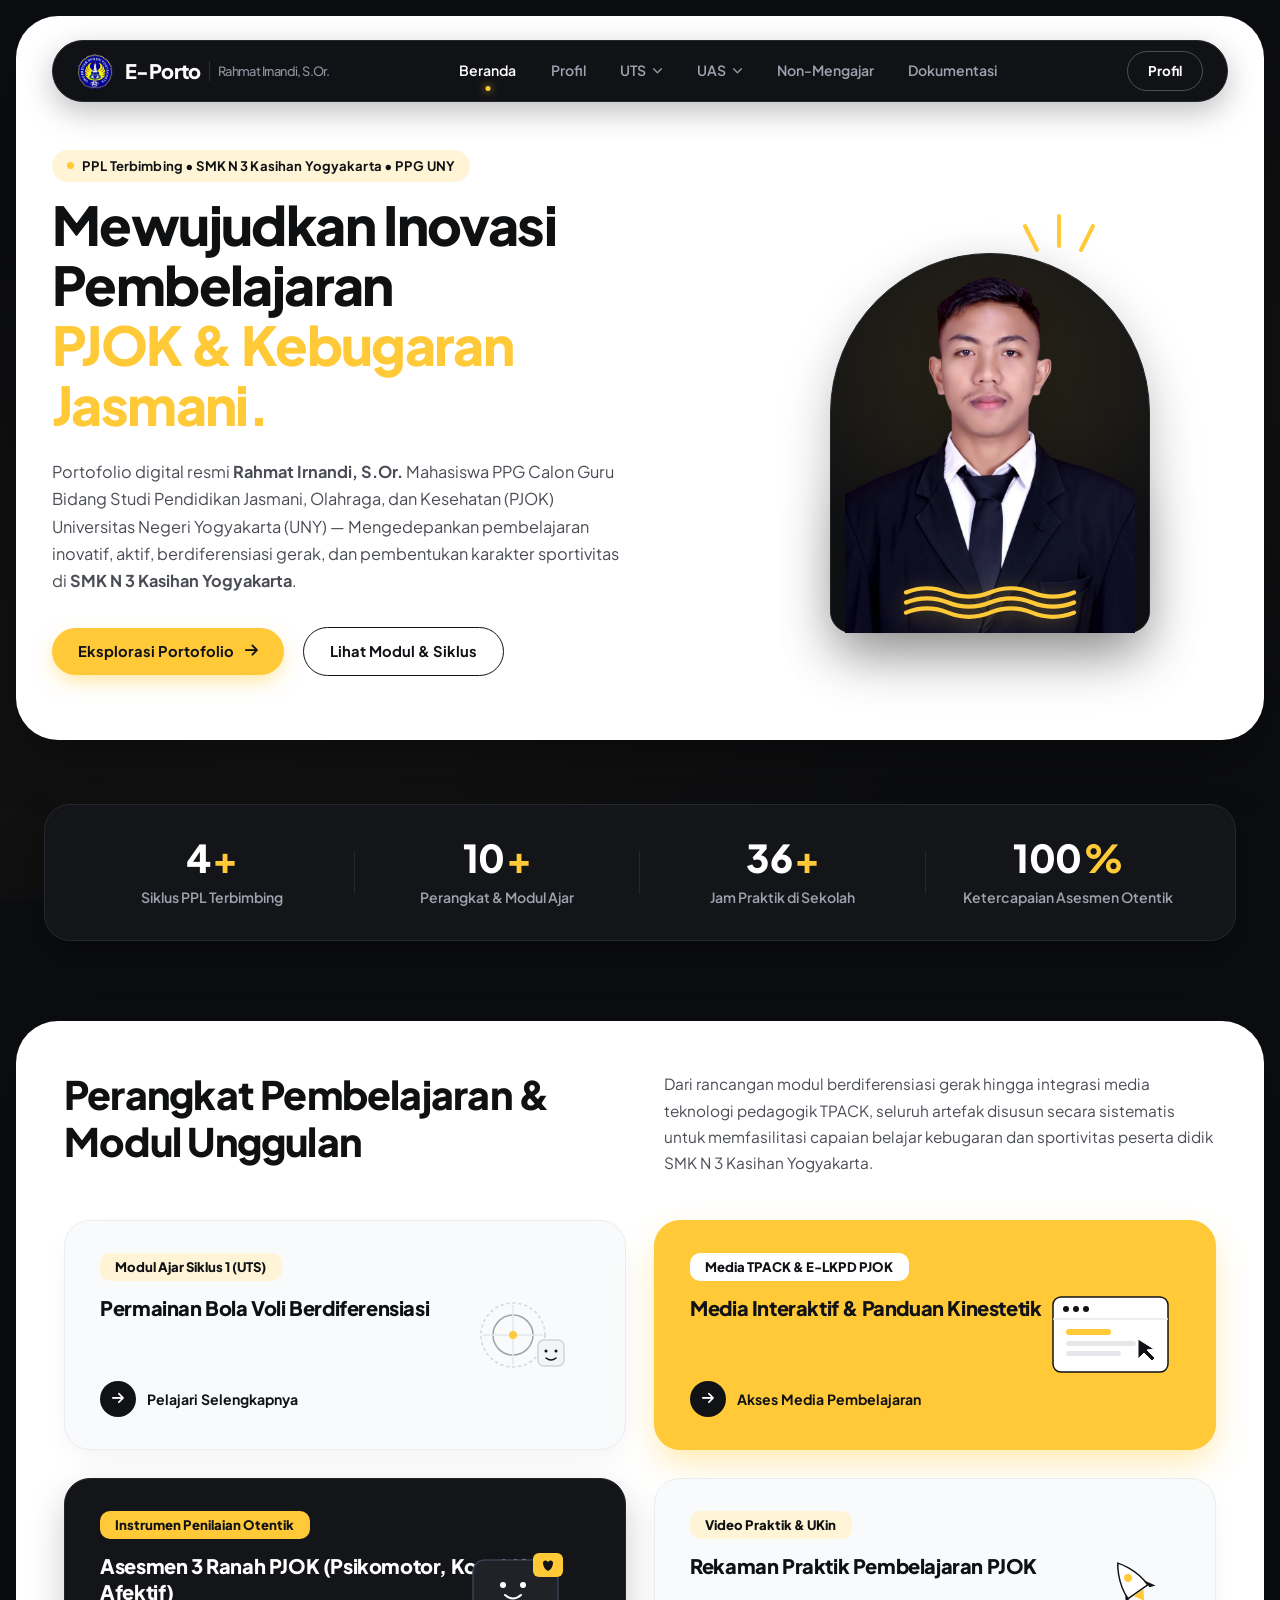
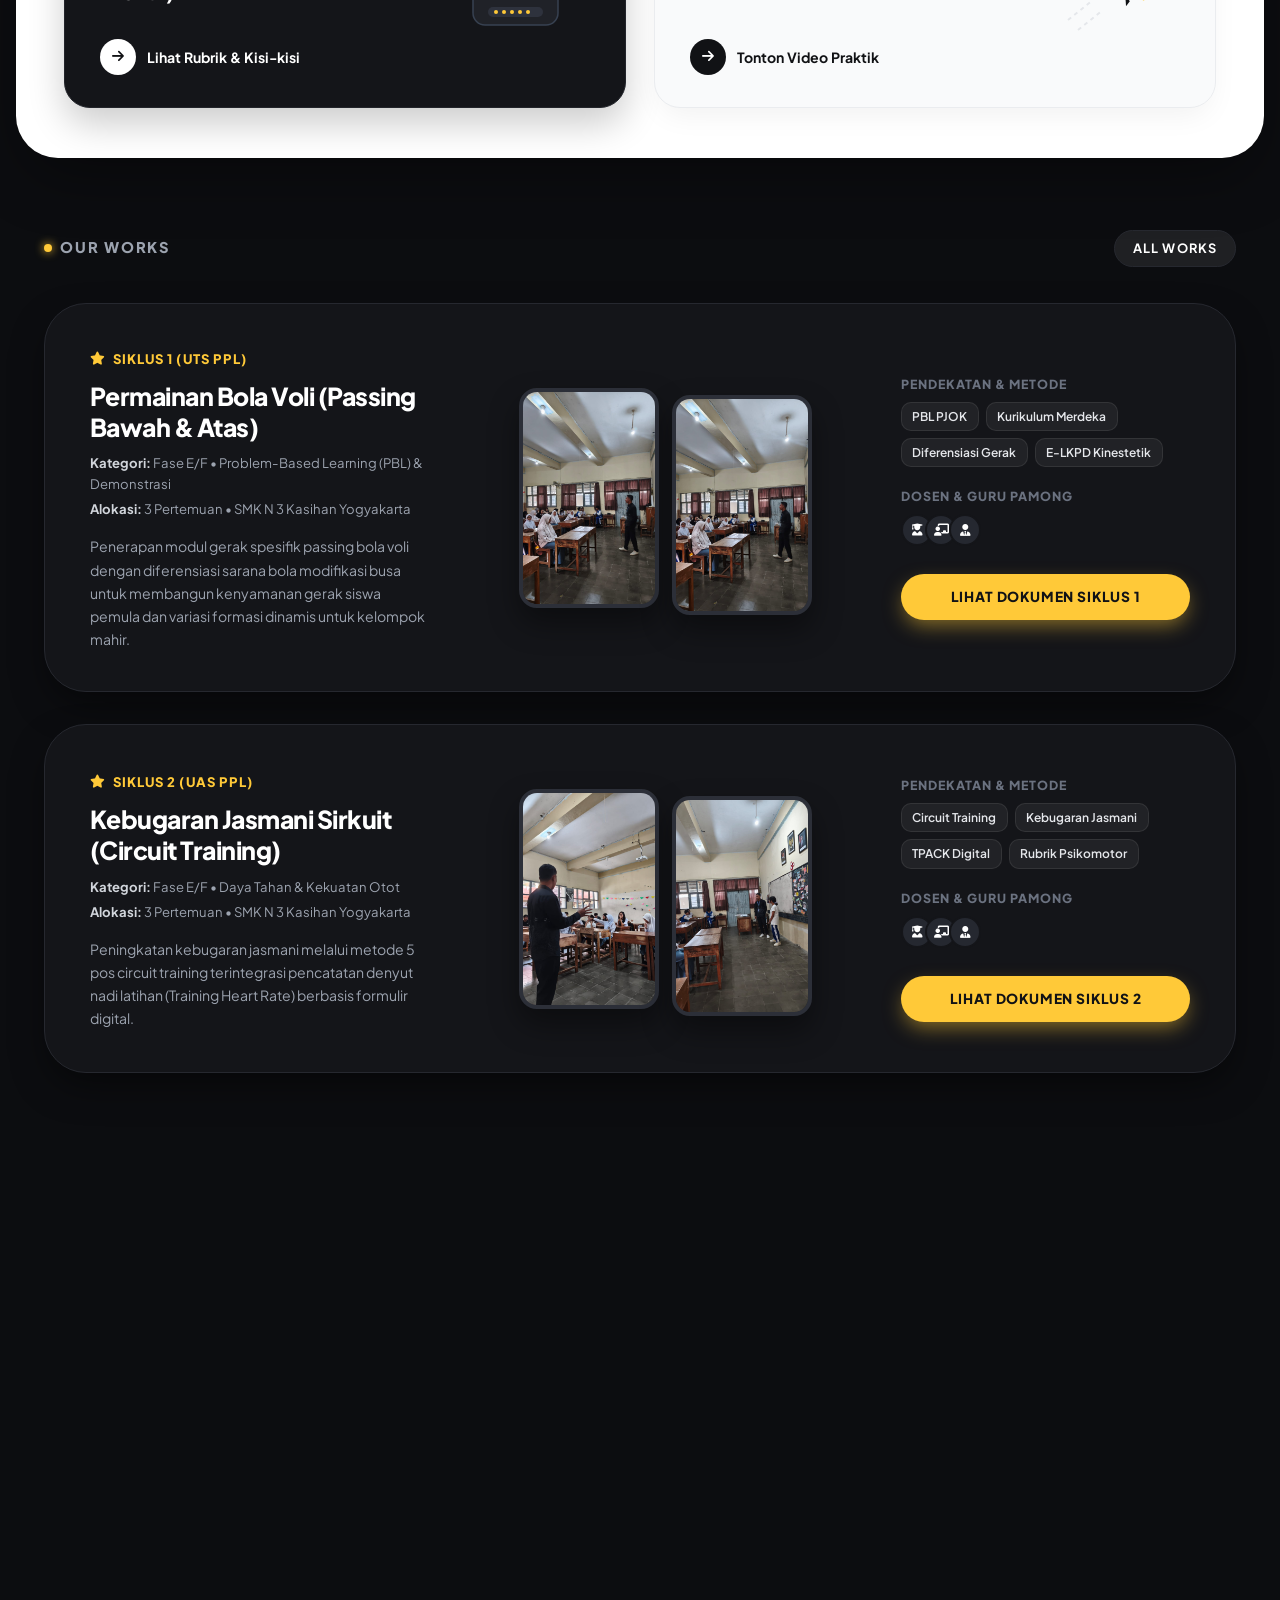
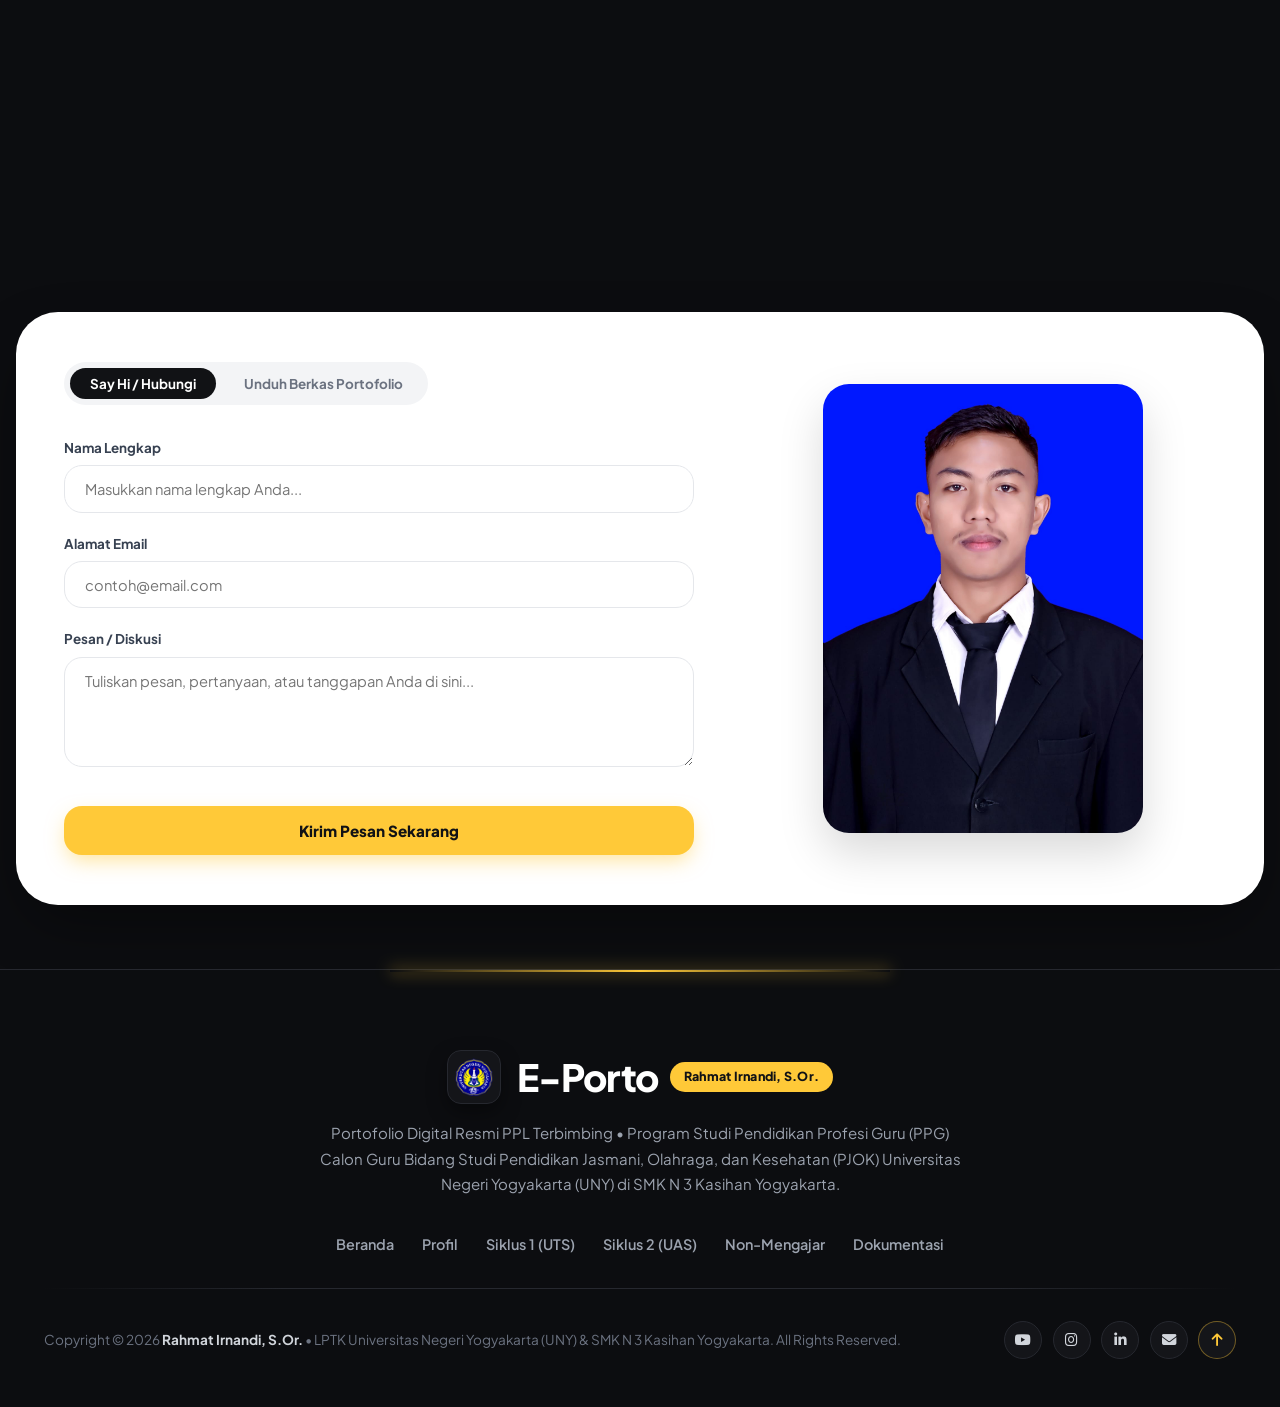
<file: index.html>
<!doctype html>
<html lang="id">
  <head>
    <meta charset="UTF-8" />
    <meta name="viewport" content="width=device-width, initial-scale=1.0" />
    <title>E-Portofolio PPL Terbimbing - Rahmat Irnandi, S.Or. - PPG PJOK UNY</title>

    <link rel="icon" type="image/png" href="logo.png" />

    <!-- Google Fonts: Plus Jakarta Sans -->
    <link rel="preconnect" href="https://fonts.googleapis.com" />
    <link rel="preconnect" href="https://fonts.gstatic.com" crossorigin />
    <link href="https://fonts.googleapis.com/css2?family=Plus+Jakarta+Sans:wght@300;400;500;600;700;800&display=swap" rel="stylesheet" />

    <!-- FontAwesome Icons -->
    <link rel="stylesheet" href="https://cdnjs.cloudflare.com/ajax/libs/font-awesome/6.5.1/css/all.min.css" />

    <!-- Nexis Luxury Stylesheet -->
    <link rel="stylesheet" href="css/style.css" />
  </head>
  <body>
    <!-- =================================================================
       1. HERO ISLAND (Massive Rounded White Card with Floating Dark Nav)
       ================================================================= -->
    <section class="island-white hero-island reveal-init">
      <!-- Floating Dark Capsule Navbar (Reference Match) -->
      <header class="navbar">
        <div class="navbar-capsule">
          <a href="index.html" class="brand-nexis">
            <img src="logo.png" alt="Logo UNY" class="brand-logo-img" onerror="this.src='logo navbar.png'" />
            <span class="brand-nexis-text">
              E-Porto
              <span class="brand-nexis-sub">Rahmat Irnandi, S.Or.</span>
            </span>
          </a>

          <nav>
            <ul class="nav-links">
              <li><a href="index.html" class="nav-link active">Beranda</a></li>
              <li><a href="profil.html" class="nav-link">Profil</a></li>

              <!-- UTS Dropdown -->
              <li class="nav-item-dropdown">
                <a href="javascript:void(0)" class="nav-link dropdown-toggle" role="button"> UTS <i class="fa-solid fa-chevron-down chevron-icon"></i> </a>
                <ul class="dropdown-menu">
                  <li>
                    <a href="UTS/rancangan.html" class="dropdown-item"><i class="fa-solid fa-book-bookmark"></i> Rancangan Modul</a>
                  </li>
                  <li>
                    <a href="UTS/materi.html" class="dropdown-item"><i class="fa-solid fa-book-open"></i> Materi Ajar</a>
                  </li>
                  <li>
                    <a href="UTS/media.html" class="dropdown-item"><i class="fa-solid fa-photo-film"></i> Media TPACK</a>
                  </li>
                  <li>
                    <a href="UTS/instrumen.html" class="dropdown-item"><i class="fa-solid fa-clipboard-check"></i> Instrumen Asesmen</a>
                  </li>
                  <li>
                    <a href="UTS/video.html" class="dropdown-item"><i class="fa-solid fa-circle-play"></i> Video Praktik</a>
                  </li>
                </ul>
              </li>

              <!-- UAS Dropdown -->
              <li class="nav-item-dropdown">
                <a href="javascript:void(0)" class="nav-link dropdown-toggle" role="button"> UAS <i class="fa-solid fa-chevron-down chevron-icon"></i> </a>
                <ul class="dropdown-menu">
                  <li>
                    <a href="UAS/rancangan.html" class="dropdown-item"><i class="fa-solid fa-book-bookmark"></i> Rancangan Modul</a>
                  </li>
                  <li>
                    <a href="UAS/materi.html" class="dropdown-item"><i class="fa-solid fa-book-open"></i> Materi Ajar</a>
                  </li>
                  <li>
                    <a href="UAS/media.html" class="dropdown-item"><i class="fa-solid fa-photo-film"></i> Media TPACK</a>
                  </li>
                  <li>
                    <a href="UAS/instrumen.html" class="dropdown-item"><i class="fa-solid fa-clipboard-check"></i> Instrumen Asesmen</a>
                  </li>
                  <li>
                    <a href="UAS/video.html" class="dropdown-item"><i class="fa-solid fa-circle-play"></i> Video Praktik</a>
                  </li>
                </ul>
              </li>

              <li><a href="non-mengajar.html" class="nav-link">Non-Mengajar</a></li>
              <li><a href="dokumentasi.html" class="nav-link">Dokumentasi</a></li>
            </ul>
          </nav>

          <div class="nav-actions">
            <a href="profil.html" class="btn-nav-quote"> Profil </a>
            <button class="mobile-toggle" aria-label="Toggle Navigation">
              <i class="fa-solid fa-bars"></i>
            </button>
          </div>
        </div>
      </header>

      <!-- Hero Content Grid (Left Typography + Right Cutout Portrait with Rays & Wave) -->
      <div class="hero-agency">
        <div class="hero-agency-grid">
          <!-- Left Column -->
          <div class="hero-agency-content">
            <div class="hero-agency-eyebrow">
              <span class="nexis-pill">
                <span class="nexis-pill-dot"></span>
                PPL Terbimbing • SMK N 3 Kasihan Yogyakarta • PPG UNY
              </span>
            </div>

            <h1 class="hero-agency-title">
              Mewujudkan Inovasi Pembelajaran <span class="yellow-highlight">PJOK & Kebugaran Jasmani.</span>
            </h1>

            <p class="hero-agency-desc">
              Portofolio digital resmi <strong>Rahmat Irnandi, S.Or.</strong> Mahasiswa PPG Calon Guru Bidang Studi Pendidikan Jasmani, Olahraga, dan Kesehatan (PJOK) Universitas Negeri Yogyakarta (UNY) — Mengedepankan pembelajaran inovatif, aktif, berdiferensiasi gerak, dan pembentukan karakter sportivitas di <strong>SMK N 3 Kasihan Yogyakarta</strong>.
            </p>

            <div class="hero-agency-actions">
              <a href="#perangkat-unggulan" class="btn btn-yellow">
                <span>Eksplorasi Portofolio</span>
                <i class="fa-solid fa-arrow-right"></i>
              </a>
              <a href="#karya-siklus" class="btn btn-outline-dark">
                <span>Lihat Modul & Siklus</span>
              </a>
            </div>
          </div>

          <!-- Right Column: Hero Portrait Composition with Yellow Burst Rays & Yellow Waves -->
          <div class="hero-portrait-wrapper">
            <!-- Radiant Yellow Rays Burst above head (Exact Reference Match) -->
            <svg class="hero-burst-rays" viewBox="0 0 80 50">
              <line x1="20" y1="42" x2="8" y2="18" stroke="#FFC938" stroke-width="4" stroke-linecap="round" />
              <line x1="42" y1="38" x2="42" y2="8" stroke="#FFC938" stroke-width="4" stroke-linecap="round" />
              <line x1="64" y1="42" x2="76" y2="18" stroke="#FFC938" stroke-width="4" stroke-linecap="round" />
            </svg>

            <!-- Dark Pill/Arch Backdrop behind portrait (Exact Reference Match) -->
            <div class="hero-portrait-arch"></div>

            <!-- Portrait Photo -->
            <img src="IMG/rahmat.png" alt="Rahmat Irnandi, S.Or." class="hero-portrait-img" onerror="this.src = 'pas foto.jpeg'" />

            <!-- Yellow Wavy Curves Ribbon at bottom of photo (Exact Reference Match) -->
            <svg class="hero-wave-strip" viewBox="0 0 220 50">
              <path d="M10 16 Q 35 6, 60 16 T 110 16 T 160 16 T 210 16" fill="none" stroke="#FFC938" stroke-width="5" stroke-linecap="round" />
              <path d="M10 28 Q 35 18, 60 28 T 110 28 T 160 28 T 210 28" fill="none" stroke="#FFC938" stroke-width="5" stroke-linecap="round" />
              <path d="M10 40 Q 35 30, 60 40 T 110 40 T 160 40 T 210 40" fill="none" stroke="#FFC938" stroke-width="5" stroke-linecap="round" />
            </svg>
          </div>
        </div>
      </div>
    </section>

    <!-- =================================================================
       2. METRICS / STATS COUNTER STRIP (Dark Bar Matching 2000+, 10+, 800+, 150M+)
       ================================================================= -->
    <section class="metrics-strip reveal-init">
      <div class="container">
        <div class="metrics-strip-grid">
          <div class="metric-item">
            <div class="metric-number"><span>4</span><span class="metric-plus">+</span></div>
            <div class="metric-label">Siklus PPL Terbimbing</div>
          </div>

          <div class="metric-item">
            <div class="metric-number"><span>10</span><span class="metric-plus">+</span></div>
            <div class="metric-label">Perangkat & Modul Ajar</div>
          </div>

          <div class="metric-item">
            <div class="metric-number"><span>36</span><span class="metric-plus">+</span></div>
            <div class="metric-label">Jam Praktik di Sekolah</div>
          </div>

          <div class="metric-item">
            <div class="metric-number"><span>100</span><span class="metric-plus">%</span></div>
            <div class="metric-label">Ketercapaian Asesmen Otentik</div>
          </div>
        </div>
      </div>
    </section>

    <!-- =================================================================
       3. SERVICES BENTO ISLAND (Matching "Our Comprehensive Insurance Plans" from Reference)
       ================================================================= -->
    <section id="perangkat-unggulan" class="island-white reveal-init">
      <div class="services-island-header">
        <h2 class="services-island-title">Perangkat Pembelajaran & Modul Unggulan</h2>
        <p class="services-island-desc">
          Dari rancangan modul berdiferensiasi gerak hingga integrasi media teknologi pedagogik TPACK, seluruh artefak disusun secara sistematis untuk memfasilitasi capaian belajar kebugaran dan sportivitas peserta didik SMK N 3 Kasihan Yogyakarta.
        </p>
      </div>

      <!-- 4 Bento Cards Grid (2x2) -->
      <div class="bento-plans-grid">
        <!-- Card 1: Light Card -->
        <div class="bento-plan-card card-light" onclick="openModal('modul-siklus1')">
          <div class="bento-card-top">
            <div>
              <span class="bento-card-badge">Modul Ajar Siklus 1 (UTS)</span>
              <h3 class="bento-card-title">Permainan Bola Voli Berdiferensiasi</h3>
            </div>
          </div>

          <!-- Delicate line graphic (Reference match) -->
          <div class="bento-card-graphic">
            <svg viewBox="0 0 120 100" width="120" height="100">
              <circle cx="50" cy="50" r="32" fill="none" stroke="#D1D5DB" stroke-width="1.5" stroke-dasharray="3 3" />
              <circle cx="50" cy="50" r="20" fill="none" stroke="#9CA3AF" stroke-width="1.5" />
              <line x1="20" y1="50" x2="80" y2="50" stroke="#E5E7EB" stroke-width="1.5" />
              <line x1="50" y1="20" x2="50" y2="80" stroke="#E5E7EB" stroke-width="1.5" />
              <circle cx="50" cy="50" r="4" fill="#FFC938" />
              <!-- Mini badge / smiley -->
              <rect x="75" y="55" width="26" height="26" rx="6" fill="#F3F4F6" stroke="#D1D5DB" stroke-width="1.5" />
              <circle cx="83" cy="66" r="1.5" fill="#111215" />
              <circle cx="93" cy="66" r="1.5" fill="#111215" />
              <path d="M 83 73 Q 88 77, 93 73" fill="none" stroke="#111215" stroke-width="1.5" stroke-linecap="round" />
            </svg>
          </div>

          <div class="bento-card-bottom">
            <div class="bento-link">
              <span class="circle-arrow-btn"><i class="fa-solid fa-arrow-right"></i></span>
              <span>Pelajari Selengkapnya</span>
            </div>
          </div>
        </div>

        <!-- Card 2: Solid Yellow Card (Web Development Service equivalent - Key Highlight) -->
        <div class="bento-plan-card card-yellow" onclick="window.location.href = 'UTS/media.html'">
          <div class="bento-card-top">
            <div>
              <span class="bento-card-badge">Media TPACK & E-LKPD PJOK</span>
              <h3 class="bento-card-title">Media Interaktif & Panduan Kinestetik</h3>
            </div>
          </div>

          <!-- Web browser mockup graphic (Reference match) -->
          <div class="bento-card-graphic">
            <svg viewBox="0 0 130 95" width="130" height="95">
              <rect x="5" y="10" width="115" height="75" rx="8" fill="#FFFFFF" stroke="#111215" stroke-width="1.5" />
              <circle cx="18" cy="22" r="3" fill="#111215" />
              <circle cx="28" cy="22" r="3" fill="#111215" />
              <circle cx="38" cy="22" r="3" fill="#111215" />
              <line x1="5" y1="32" x2="120" y2="32" stroke="#E5E7EB" stroke-width="1.5" />
              <!-- Content lines inside browser -->
              <rect x="18" y="42" width="45" height="6" rx="3" fill="#FFC938" />
              <rect x="18" y="54" width="70" height="5" rx="2.5" fill="#E5E7EB" />
              <rect x="18" y="64" width="55" height="5" rx="2.5" fill="#E5E7EB" />
              <!-- Mouse cursor click arrow -->
              <polygon points="90,52 90,72 96,66 104,74 107,71 99,63 106,62" fill="#111215" stroke="#FFFFFF" stroke-width="1" />
            </svg>
          </div>

          <div class="bento-card-bottom">
            <div class="bento-link">
              <span class="circle-arrow-btn"><i class="fa-solid fa-arrow-right"></i></span>
              <span>Akses Media Pembelajaran</span>
            </div>
          </div>
        </div>

        <!-- Card 3: Solid Dark Card (Mobile App Development equivalent - Key Contrast) -->
        <div class="bento-plan-card card-dark" onclick="window.location.href = 'UTS/instrumen.html'">
          <div class="bento-card-top">
            <div>
              <span class="bento-card-badge">Instrumen Penilaian Otentik</span>
              <h3 class="bento-card-title">Asesmen 3 Ranah PJOK (Psikomotor, Kognitif, Afektif)</h3>
            </div>
          </div>

          <!-- Chat UI / rating card graphic (Reference match) -->
          <div class="bento-card-graphic">
            <svg viewBox="0 0 130 95" width="130" height="95">
              <rect x="15" y="15" width="85" height="65" rx="12" fill="#202228" stroke="#374151" stroke-width="1.5" />
              <!-- Smile Face in card -->
              <circle cx="45" cy="40" r="3" fill="#FFFFFF" />
              <circle cx="65" cy="40" r="3" fill="#FFFFFF" />
              <path d="M 47 50 Q 55 57, 63 50" fill="none" stroke="#FFFFFF" stroke-width="2" stroke-linecap="round" />
              <!-- Mini stars rating strip -->
              <rect x="30" y="62" width="55" height="10" rx="5" fill="#2E323D" />
              <circle cx="38" cy="67" r="2" fill="#FFC938" />
              <circle cx="46" cy="67" r="2" fill="#FFC938" />
              <circle cx="54" cy="67" r="2" fill="#FFC938" />
              <circle cx="62" cy="67" r="2" fill="#FFC938" />
              <circle cx="70" cy="67" r="2" fill="#FFC938" />
              <!-- Speech bubble floating badge with heart -->
              <rect x="75" y="8" width="30" height="24" rx="6" fill="#FFC938" />
              <path d="M 85 18 A 2 2 0 0 1 90 18 A 2 2 0 0 1 95 18 Q 95 23, 90 26 Q 85 23, 85 18 Z" fill="#111215" />
            </svg>
          </div>

          <div class="bento-card-bottom">
            <div class="bento-link">
              <span class="circle-arrow-btn white-btn"><i class="fa-solid fa-arrow-right"></i></span>
              <span>Lihat Rubrik & Kisi-kisi</span>
            </div>
          </div>
        </div>

        <!-- Card 4: Light Card (Cloud Solutions equivalent) -->
        <div class="bento-plan-card card-light" onclick="window.location.href = 'UTS/video.html'">
          <div class="bento-card-top">
            <div>
              <span class="bento-card-badge">Video Praktik & UKin</span>
              <h3 class="bento-card-title">Rekaman Praktik Pembelajaran PJOK</h3>
            </div>
          </div>

          <!-- Rocket launch / speed graphic (Reference match) -->
          <div class="bento-card-graphic">
            <svg viewBox="0 0 130 95" width="130" height="95">
              <!-- Trailing dashes -->
              <line x1="20" y1="75" x2="45" y2="55" stroke="#E5E7EB" stroke-width="2" stroke-dasharray="4 4" />
              <line x1="30" y1="85" x2="55" y2="65" stroke="#E5E7EB" stroke-width="2" stroke-dasharray="4 4" />
              <!-- Rocket body angled -->
              <g transform="translate(60,25) rotate(-35)">
                <path d="M0,35 C0,15 12,0 12,0 C12,0 24,15 24,35 Z" fill="#FFFFFF" stroke="#111215" stroke-width="1.5" />
                <circle cx="12" cy="18" r="4" fill="#FFC938" />
                <path d="M0,30 L-6,40 L0,38 Z" fill="#111215" />
                <path d="M24,30 L30,40 L24,38 Z" fill="#111215" />
                <!-- Flame -->
                <polygon points="6,36 12,46 18,36" fill="#FFC938" />
              </g>
            </svg>
          </div>

          <div class="bento-card-bottom">
            <div class="bento-link">
              <span class="circle-arrow-btn"><i class="fa-solid fa-arrow-right"></i></span>
              <span>Tonton Video Praktik</span>
            </div>
          </div>
        </div>
      </div>
    </section>

    <!-- =================================================================
       4. "OUR WORKS" / SIKLUS PPL SHOWCASE (Dark Section from Reference)
       ================================================================= -->
    <section id="karya-siklus" class="works-section reveal-init">
      <div class="container">
        <!-- Header with OUR WORKS & ALL WORKS button -->
        <div class="works-header">
          <div class="works-title-track">OUR WORKS</div>
          <a href="dokumentasi.html" class="btn-all-works">ALL WORKS</a>
        </div>

        <!-- Showcase Card 1: Siklus 1 (UTS PPL) -->
        <div class="work-showcase-card">
          <!-- Left Column: Info & Star Badge -->
          <div>
            <div class="work-star-badge">
              <i class="fa-solid fa-star"></i> SIKLUS 1 (UTS PPL)
            </div>
            <h3 class="work-card-title">Permainan Bola Voli (Passing Bawah & Atas)</h3>
            <div class="work-card-meta">
              <span><strong>Kategori:</strong> Fase E/F • Problem-Based Learning (PBL) & Demonstrasi</span>
              <span><strong>Alokasi:</strong> 3 Pertemuan • SMK N 3 Kasihan Yogyakarta</span>
            </div>
            <p class="work-card-desc">
              Penerapan modul gerak spesifik passing bola voli dengan diferensiasi sarana bola modifikasi busa untuk membangun kenyamanan gerak siswa pemula dan variasi formasi dinamis untuk kelompok mahir.
            </p>
          </div>

          <!-- Center Column: Realistic Device Frames Mockup -->
          <div class="work-mockup-frame">
            <div class="mockup-phone-group">
              <div class="phone-screen-card">
                <img src="IMG/Prakti Siklus 1.jpeg" alt="Siklus 1 Praktik Olahraga Bola Voli di Lapangan" />
              </div>
              <div class="phone-screen-card" style="margin-top: 15px;">
                <img src="IMG/Prakti Siklus 1.jpeg" alt="Latihan Passing Siswa" />
              </div>
            </div>
          </div>

          <!-- Right Column: Tech tags, Mentors, Action Button -->
          <div class="work-right-col">
            <div>
              <div class="work-subhead">PENDEKATAN & METODE</div>
              <div class="tech-tags-list">
                <span class="tech-tag">PBL PJOK</span>
                <span class="tech-tag">Kurikulum Merdeka</span>
                <span class="tech-tag">Diferensiasi Gerak</span>
                <span class="tech-tag">E-LKPD Kinestetik</span>
              </div>
            </div>

            <div>
              <div class="work-subhead">DOSEN & GURU PAMONG</div>
              <div class="team-avatars-row">
                <div class="avatar-stack">
                  <div class="avatar-stack-item" title="Dosen Pembimbing Lapangan - PPG PJOK UNY">
                    <i class="fa-solid fa-user-graduate"></i>
                  </div>
                  <div class="avatar-stack-item" title="Guru Pamong PJOK - SMK N 3 Kasihan Yogyakarta">
                    <i class="fa-solid fa-chalkboard-user"></i>
                  </div>
                  <div class="avatar-stack-item" title="Rahmat Irnandi, S.Or.">
                    <i class="fa-solid fa-user-tie"></i>
                  </div>
                </div>
              </div>
            </div>

            <a href="UTS/rancangan.html" class="btn-work-cta"> LIHAT DOKUMEN SIKLUS 1 </a>
          </div>
        </div>

        <!-- Showcase Card 2: Siklus 2 (UAS PPL) -->
        <div class="work-showcase-card">
          <!-- Left Column -->
          <div>
            <div class="work-star-badge">
              <i class="fa-solid fa-star"></i> SIKLUS 2 (UAS PPL)
            </div>
            <h3 class="work-card-title">Kebugaran Jasmani Sirkuit (Circuit Training)</h3>
            <div class="work-card-meta">
              <span><strong>Kategori:</strong> Fase E/F • Daya Tahan & Kekuatan Otot</span>
              <span><strong>Alokasi:</strong> 3 Pertemuan • SMK N 3 Kasihan Yogyakarta</span>
            </div>
            <p class="work-card-desc">
              Peningkatan kebugaran jasmani melalui metode 5 pos circuit training terintegrasi pencatatan denyut nadi latihan (Training Heart Rate) berbasis formulir digital.
            </p>
          </div>

          <!-- Center Column Mockup -->
          <div class="work-mockup-frame">
            <div class="mockup-phone-group">
              <div class="phone-screen-card">
                <img src="IMG/Praktik Siklus 2.jpeg" alt="Siklus 2 Sirkuit Kebugaran Jasmani" />
              </div>
              <div class="phone-screen-card" style="margin-top: 15px;">
                <img src="IMG/Praktik Siklus 3.jpeg" alt="Siklus 3 Variasi & Taktik Bola Voli" />
              </div>
            </div>
          </div>

          <!-- Right Column -->
          <div class="work-right-col">
            <div>
              <div class="work-subhead">PENDEKATAN & METODE</div>
              <div class="tech-tags-list">
                <span class="tech-tag">Circuit Training</span>
                <span class="tech-tag">Kebugaran Jasmani</span>
                <span class="tech-tag">TPACK Digital</span>
                <span class="tech-tag">Rubrik Psikomotor</span>
              </div>
            </div>

            <div>
              <div class="work-subhead">DOSEN & GURU PAMONG</div>
              <div class="team-avatars-row">
                <div class="avatar-stack">
                  <div class="avatar-stack-item" title="Dosen Pembimbing Lapangan - PPG PJOK UNY">
                    <i class="fa-solid fa-user-graduate"></i>
                  </div>
                  <div class="avatar-stack-item" title="Guru Pamong PJOK - SMK N 3 Kasihan Yogyakarta">
                    <i class="fa-solid fa-chalkboard-user"></i>
                  </div>
                  <div class="avatar-stack-item" title="Rahmat Irnandi, S.Or.">
                    <i class="fa-solid fa-user-tie"></i>
                  </div>
                </div>
              </div>
            </div>

            <a href="UAS/rancangan.html" class="btn-work-cta"> LIHAT DOKUMEN SIKLUS 2 </a>
          </div>
        </div>
      </div>
    </section>

    <!-- =================================================================
       5. TESTIMONIALS / REVIEWS SECTION (Dark Cards with Gold Quote from Reference)
       ================================================================= -->
    <section class="reviews-section reveal-init">
      <div class="container">
        <div class="section-header">
          <div class="badge-pill-group light">
            <span class="twin-dot-icon"><span></span><span></span></span>
            <span>Ulasan & Apresiasi Pembimbing</span>
          </div>
          <h2 class="section-title">Catatan Supervisi & Evaluasi PPL</h2>
          <p class="section-subtitle">
            Refleksi dan rekomendasi dari Dosen Pembimbing Lapangan UNY dan Guru Pamong SMK N 3 Kasihan Yogyakarta selama penugasan terbimbing.
          </p>
        </div>

        <div class="reviews-grid">
          <!-- Review 1 -->
          <div class="review-card">
            <div>
              <div class="review-quote-icon">“</div>
              <p class="review-text">
                "Saudara Rahmat Irnandi, S.Or. menunjukkan penguasaan kompetensi pedagogik dan penguasaan lapangan yang sangat baik dalam merancang pembelajaran PJOK berdiferensiasi yang aman, aktif, dan menyenangkan."
              </p>
            </div>
            <div class="review-author">
              <div class="review-author-img" style="background: #202228; display: flex; align-items: center; justify-content: center; color: #ffc938">
                <i class="fa-solid fa-user-graduate"></i>
              </div>
              <div>
                <div class="review-author-name">Dosen Pembimbing Lapangan</div>
                <div class="review-author-role">DPL PPG PJOK • Universitas Negeri Yogyakarta (UNY)</div>
              </div>
            </div>
          </div>

          <!-- Review 2 -->
          <div class="review-card">
            <div>
              <div class="review-quote-icon">“</div>
              <p class="review-text">
                "Peserta didik sangat antusias mengikuti setiap sesi pembelajaran jasmani. Pendekatan diferensiasi gerak dan pengelolaan alat olahraga di lapangan sangat terstruktur dan inspiratif."
              </p>
            </div>
            <div class="review-author">
              <div class="review-author-img" style="background: #202228; display: flex; align-items: center; justify-content: center; color: #ffc938">
                <i class="fa-solid fa-chalkboard-user"></i>
              </div>
              <div>
                <div class="review-author-name">Guru Pamong PJOK</div>
                <div class="review-author-role">Guru Pamong PJOK • SMK N 3 Kasihan Yogyakarta</div>
              </div>
            </div>
          </div>

          <!-- Review 3 -->
          <div class="review-card">
            <div>
              <div class="review-quote-icon">“</div>
              <p class="review-text">
                "Kehadiran mahasiswa PPL PPG UNY membawa energi positif bagi iklim olahraga, kedisiplinan, dan kegiatan kesiswaan di SMK N 3 Kasihan Yogyakarta."
              </p>
            </div>
            <div class="review-author">
              <div class="review-author-img" style="background: #202228; display: flex; align-items: center; justify-content: center; color: #ffc938">
                <i class="fa-solid fa-school"></i>
              </div>
              <div>
                <div class="review-author-name">Kepala Sekolah</div>
                <div class="review-author-role">Kepala SMK N 3 Kasihan Yogyakarta</div>
              </div>
            </div>
          </div>
        </div>

        <!-- Navigation Buttons from Reference (Circles <- ->) -->
        <div class="reviews-nav-row">
          <button class="circle-nav-btn" id="review-prev-btn" aria-label="Review Sebelumnya">
            <i class="fa-solid fa-arrow-left"></i>
          </button>
          <button class="circle-nav-btn" id="review-next-btn" aria-label="Review Selanjutnya">
            <i class="fa-solid fa-arrow-right"></i>
          </button>
        </div>
      </div>
    </section>

    <!-- =================================================================
       6. CONTACT / FORM ISLAND (Matching Bottom Card from Reference)
       ================================================================= -->
    <section class="island-white reveal-init" style="margin-bottom: 4rem">
      <div class="contact-island-grid">
        <!-- Left Column: Form & Tabs -->
        <div>
          <!-- Tabs from reference (Say Hi / Get a Quote) -->
          <div class="contact-tabs-pill">
            <button class="contact-tab-btn active" data-tab="hi">Say Hi / Hubungi</button>
            <button class="contact-tab-btn" data-tab="quote">Unduh Berkas Portofolio</button>
          </div>

          <form
            onsubmit="
              event.preventDefault();
              showToast('Terima kasih! Pesan Anda telah terkirim.');
            "
          >
            <div class="contact-form-group">
              <label class="contact-form-label" for="contact-name">Nama Lengkap</label>
              <input type="text" id="contact-name" class="contact-input" placeholder="Masukkan nama lengkap Anda..." required />
            </div>

            <div class="contact-form-group">
              <label class="contact-form-label" for="contact-email">Alamat Email</label>
              <input type="email" id="contact-email" class="contact-input" placeholder="contoh@email.com" required />
            </div>

            <div class="contact-form-group">
              <label class="contact-form-label" for="contact-message">Pesan / Diskusi</label>
              <textarea id="contact-message" class="contact-input" placeholder="Tuliskan pesan, pertanyaan, atau tanggapan Anda di sini..." required></textarea>
            </div>

            <button type="submit" class="btn-contact-submit">Kirim Pesan Sekarang</button>
          </form>
        </div>

        <!-- Right Column: Model / Teacher Portrait (Reference match) -->
        <div class="contact-portrait-col">
          <img src="pas foto.jpeg" alt="Rahmat Irnandi, S.Or." class="contact-portrait-img" onerror="this.src = 'IMG/rahmat.png'" />
        </div>
      </div>
    </section>

    <!-- =================================================================
       7. FOOTER (Exact Nexis Minimal Luxury Layout from Reference)
       ================================================================= -->
    <footer class="footer-nexis">
      <div class="container">
        <!-- Center Mega Brand -->
        <div class="footer-nexis-brand-hero">
          <a href="index.html" class="footer-brand-link">
            <div class="footer-logo-mark">
              <img src="logo.png" alt="Logo UNY" class="footer-logo-img" onerror="this.src='logo navbar.png'" />
            </div>
            <div class="footer-brand-title-wrap">
              <span class="footer-brand-title">E-Porto</span>
              <span class="footer-brand-badge">Rahmat Irnandi, S.Or.</span>
            </div>
          </a>
          <p class="footer-brand-tagline">
            Portofolio Digital Resmi PPL Terbimbing • Program Studi Pendidikan Profesi Guru (PPG) Calon Guru Bidang Studi Pendidikan Jasmani, Olahraga, dan Kesehatan (PJOK) Universitas Negeri Yogyakarta (UNY) di SMK N 3 Kasihan Yogyakarta.
          </p>
        </div>

        <!-- Horizontal Nav Links -->
        <nav class="footer-nav-menu">
          <a href="index.html" class="footer-nav-link">Beranda</a>
          <a href="profil.html" class="footer-nav-link">Profil</a>
          <a href="UTS/rancangan.html" class="footer-nav-link">Siklus 1 (UTS)</a>
          <a href="UAS/rancangan.html" class="footer-nav-link">Siklus 2 (UAS)</a>
          <a href="non-mengajar.html" class="footer-nav-link">Non-Mengajar</a>
          <a href="dokumentasi.html" class="footer-nav-link">Dokumentasi</a>
        </nav>

        <!-- Divider Line -->
        <div class="footer-nexis-divider"></div>

        <!-- Bottom Flex Bar (Reference Match) -->
        <div class="footer-nexis-bottom-bar">
          <div class="footer-copyright-text">
            Copyright &copy; 2026 <strong>Rahmat Irnandi, S.Or.</strong> • LPTK Universitas Negeri Yogyakarta (UNY) & SMK N 3 Kasihan Yogyakarta. All Rights Reserved.
          </div>

          <!-- Social Icons on the Right (Reference Match) -->
          <div class="footer-social-cluster">
            <a href="javascript:void(0)" onclick="showToast('YouTube Pembelajaran PJOK')" class="social-nexis-pill" aria-label="YouTube">
              <i class="fa-brands fa-youtube"></i>
            </a>
            <a href="javascript:void(0)" onclick="showToast('Instagram Rahmat Irnandi')" class="social-nexis-pill" aria-label="Instagram">
              <i class="fa-brands fa-instagram"></i>
            </a>
            <a href="javascript:void(0)" onclick="showToast('LinkedIn Rahmat Irnandi')" class="social-nexis-pill" aria-label="LinkedIn">
              <i class="fa-brands fa-linkedin-in"></i>
            </a>
            <a href="mailto:rahmat.ppg@uny.ac.id" class="social-nexis-pill" aria-label="Email">
              <i class="fa-solid fa-envelope"></i>
            </a>
            <a href="#beranda" class="social-nexis-pill scroll-top-pill" aria-label="Kembali ke Atas" title="Kembali ke Atas">
              <i class="fa-solid fa-arrow-up"></i>
            </a>
          </div>
        </div>
      </div>
    </footer>

    <!-- Global Modal Viewer -->
    <div id="global-modal" class="modal-overlay">
      <div class="modal-window">
        <button class="modal-close-btn" id="modal-close-btn" aria-label="Tutup Modal">
          <i class="fa-solid fa-xmark"></i>
        </button>
        <div style="margin-bottom: 0.5rem">
          <span id="modal-category" class="tag-pill-light"></span>
        </div>
        <h3 id="modal-title" style="font-size: 1.45rem; color: #ffffff; margin-bottom: 0.4rem; font-weight: 800"></h3>
        <div id="modal-meta" style="font-size: 0.82rem; color: #9ca3af; margin-bottom: 1.25rem"></div>
        <div id="modal-body" class="modal-body-content"></div>
      </div>
    </div>

    <!-- Photo Lightbox Modal -->
    <div id="photo-modal" class="modal-overlay">
      <div class="modal-window">
        <button class="modal-close-btn" id="photo-modal-close" aria-label="Tutup Pratinjau">
          <i class="fa-solid fa-xmark"></i>
        </button>
        <span id="photo-badge" class="tag-pill-light" style="margin-bottom: 0.75rem; display: inline-block"></span>
        <h3 id="photo-title" style="font-size: 1.4rem; color: #ffffff; margin-bottom: 0.5rem; font-weight: 800"></h3>
        <div id="photo-loc" style="font-size: 0.85rem; color: var(--color-yellow); font-weight: 600; margin-bottom: 1rem"></div>
        <div id="photo-desc" style="color: #d1d5db; font-size: 0.95rem; line-height: 1.7; background: #202228; padding: 1.25rem; border-radius: 12px; border-left: 4px solid var(--color-yellow); margin-bottom: 1.25rem"></div>
        <div style="display: flex; justify-content: space-between; align-items: center">
          <span style="font-size: 0.8rem; color: #9CA3AF">Arsip Digital PPL Terbimbing • PPG PJOK UNY</span>
          <button class="btn btn-yellow btn-sm" onclick="showToast('Tautan dokumentasi disalin!')"><i class="fa-solid fa-share-nodes"></i> Bagikan</button>
        </div>
      </div>
    </div>

    <!-- Scripts -->
    <script src="js/main.js"></script>
  </body>
</html>
</file>
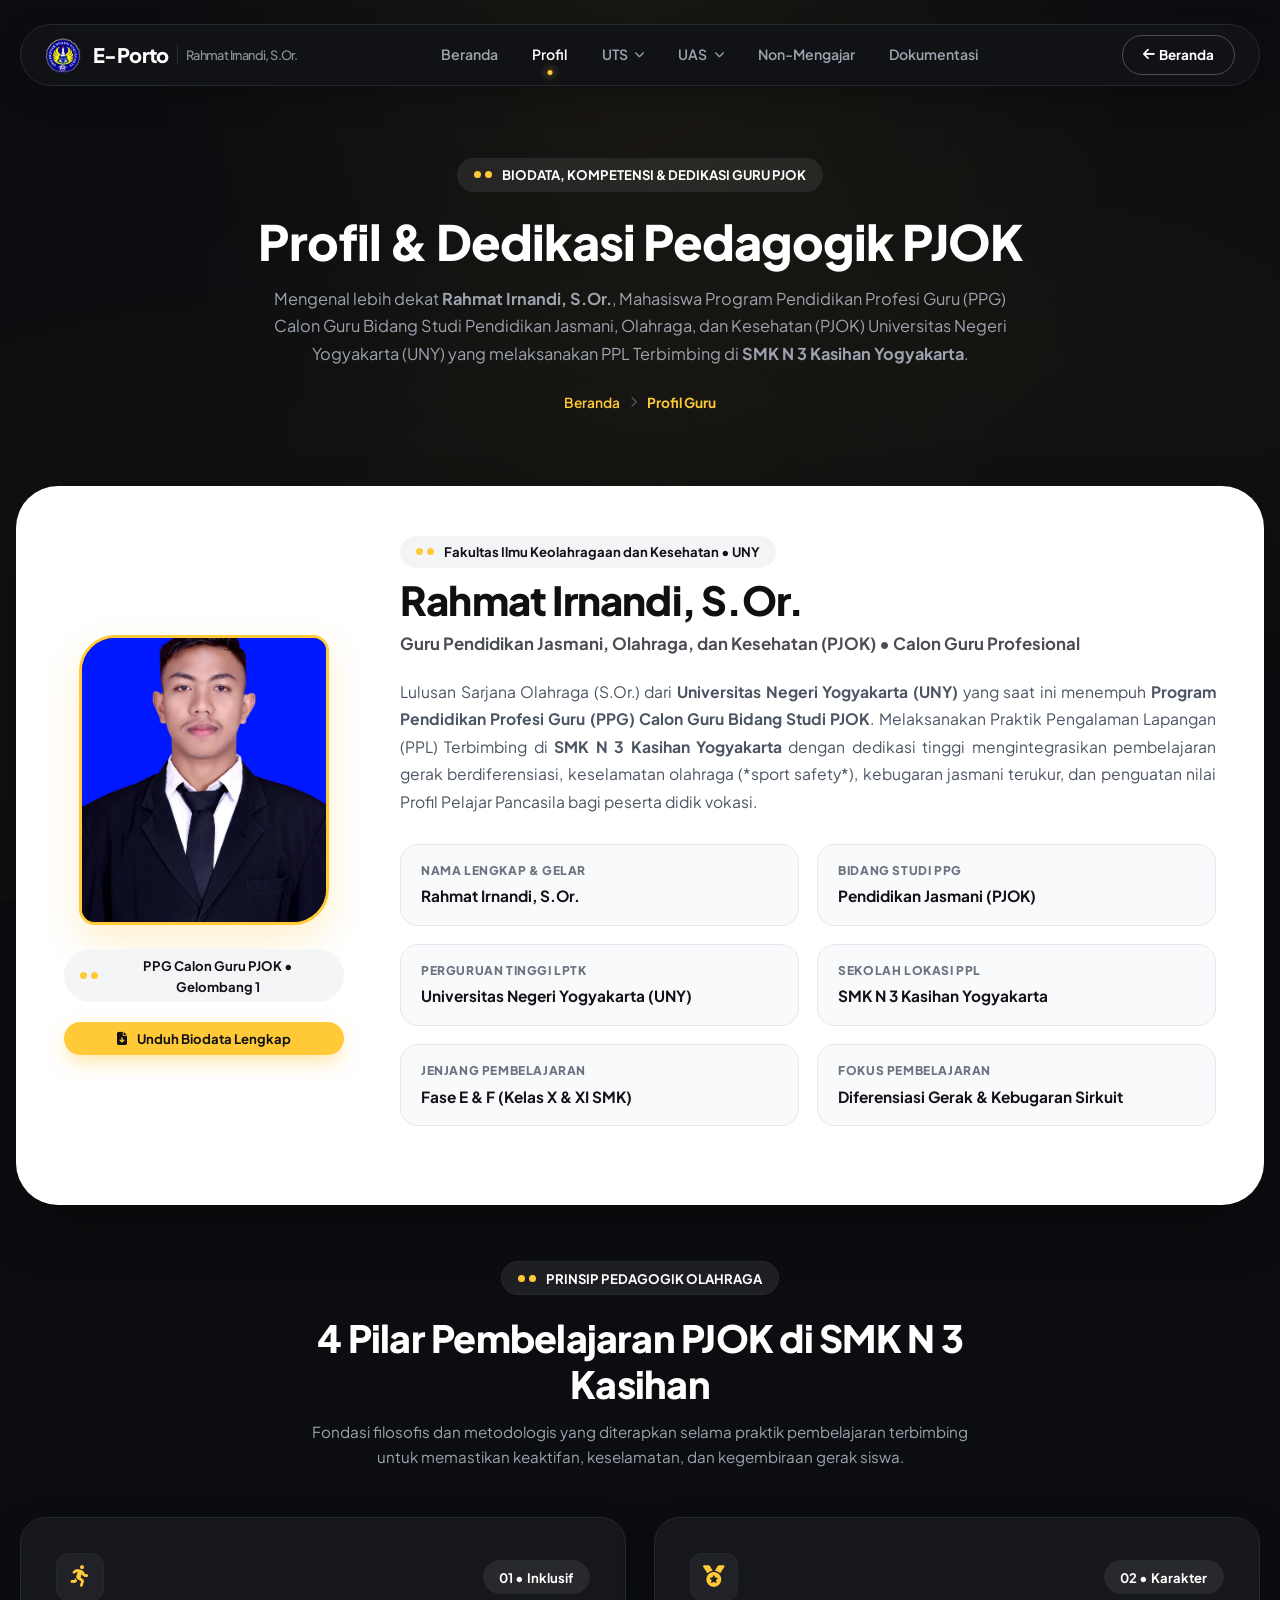
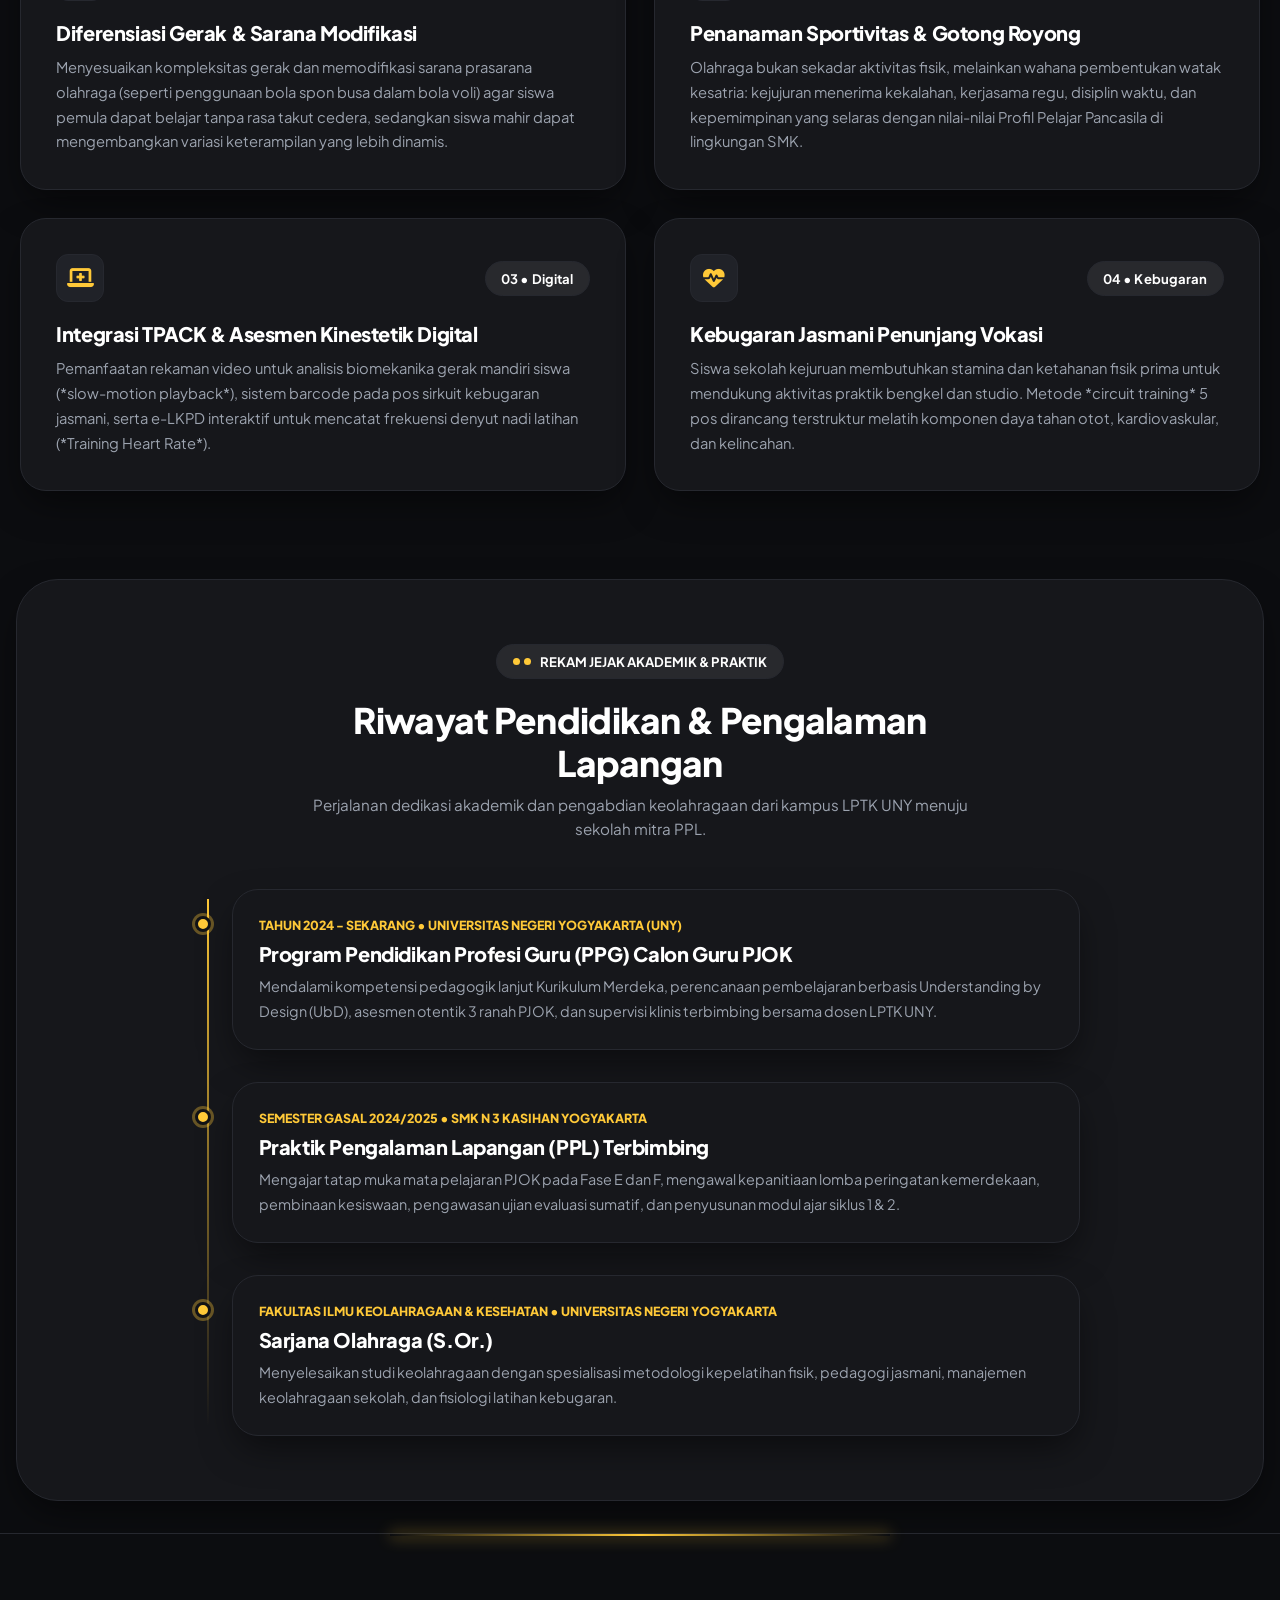
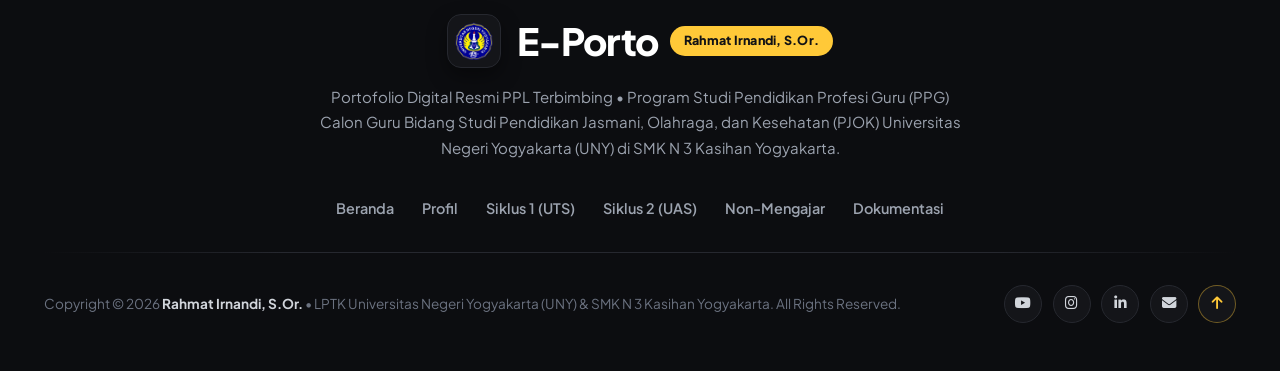
<file: profil.html>
<!doctype html>
<html lang="id">
  <head>
    <meta charset="UTF-8" />
    <meta name="viewport" content="width=device-width, initial-scale=1.0" />
    <title>Profil Guru PJOK | Rahmat Irnandi, S.Or. - PPG UNY</title>

    <link rel="icon" type="image/png" href="logo.png" />
    <link rel="preconnect" href="https://fonts.googleapis.com" />
    <link rel="preconnect" href="https://fonts.gstatic.com" crossorigin />
    <link href="https://fonts.googleapis.com/css2?family=Plus+Jakarta+Sans:wght@300;400;500;600;700;800&display=swap" rel="stylesheet" />
    <link rel="stylesheet" href="https://cdnjs.cloudflare.com/ajax/libs/font-awesome/6.5.1/css/all.min.css" />
    <link rel="stylesheet" href="css/style.css" />

    <style>
      .standalone-navbar-wrap {
        padding: 1.5rem 0 0.5rem 0;
      }
      .profile-page-hero {
        padding: 2.5rem 0 3rem 0;
        text-align: center;
      }
      .profile-page-hero-title {
        font-size: clamp(2.2rem, 3.8vw, 3.2rem);
        font-weight: 800;
        color: #FFFFFF;
        margin-bottom: 0.85rem;
        letter-spacing: -0.02em;
      }
      .profile-page-hero-desc {
        max-width: 740px;
        margin: 0 auto 1.5rem auto;
        color: #9CA3AF;
        font-size: 1.02rem;
        line-height: 1.7;
      }
      .profile-card-grid {
        display: grid;
        grid-template-columns: 280px 1fr;
        gap: 3.5rem;
        align-items: center;
      }
      .profile-avatar-box {
        width: 250px;
        height: 290px;
        border-radius: 36px 16px 36px 16px;
        overflow: hidden;
        border: 3px solid var(--color-yellow);
        box-shadow: 0 15px 35px rgba(255, 201, 56, 0.25);
        background: #111215;
        margin: 0 auto 1.5rem auto;
      }
      .profile-avatar-box img {
        width: 100%;
        height: 100%;
        object-fit: cover;
      }
      .profile-bio-grid-modern {
        display: grid;
        grid-template-columns: 1fr 1fr;
        gap: 1.15rem;
        margin: 1.8rem 0;
      }
      .bio-card-modern {
        background: #F9FAFB;
        border: 1px solid #E5E7EB;
        border-radius: var(--radius-md);
        padding: 1rem 1.25rem;
        transition: all var(--transition-fast);
      }
      .bio-card-modern:hover {
        border-color: var(--color-yellow);
        background: #FFFFFF;
        transform: translateY(-2px);
        box-shadow: 0 10px 20px rgba(0,0,0,0.05);
      }
      .bio-card-modern .label {
        font-size: 0.75rem;
        text-transform: uppercase;
        font-weight: 800;
        color: #6B7280;
        letter-spacing: 0.05em;
        margin-bottom: 0.25rem;
      }
      .bio-card-modern .val {
        font-size: 0.96rem;
        font-weight: 700;
        color: #111215;
      }
      .philosophy-grid {
        display: grid;
        grid-template-columns: repeat(2, 1fr);
        gap: 1.75rem;
      }
      .philosophy-card {
        background: #16171B;
        border: 1px solid var(--color-border-dark);
        border-radius: var(--radius-lg);
        padding: 2.2rem;
        transition: all var(--transition-smooth);
        box-shadow: var(--shadow-card-dark);
        display: flex;
        flex-direction: column;
        justify-content: space-between;
      }
      .philosophy-card:hover {
        border-color: var(--color-yellow);
        transform: translateY(-4px);
        box-shadow: 0 20px 40px rgba(0, 0, 0, 0.4);
      }
      .philosophy-icon-row {
        display: flex;
        align-items: center;
        justify-content: space-between;
        margin-bottom: 1.25rem;
      }
      .philosophy-icon {
        width: 48px;
        height: 48px;
        border-radius: 12px;
        background: #202228;
        color: var(--color-yellow);
        display: flex;
        align-items: center;
        justify-content: center;
        font-size: 1.35rem;
        border: 1px solid var(--color-border-dark);
      }
      .philosophy-card h3 {
        color: #FFFFFF;
        font-size: 1.25rem;
        margin-bottom: 0.6rem;
        font-weight: 800;
      }
      .philosophy-card p {
        color: #9CA3AF;
        font-size: 0.92rem;
        line-height: 1.68;
      }

      @media (max-width: 900px) {
        .profile-card-grid {
          grid-template-columns: 1fr;
          text-align: center;
        }
        .profile-bio-grid-modern {
          grid-template-columns: 1fr;
          text-align: left;
        }
        .philosophy-grid {
          grid-template-columns: 1fr;
        }
      }
    </style>
  </head>
  <body>
    <!-- =================================================================
       1. STANDALONE NAVBAR (Exact Same Capsule Navbar as index.html)
       ================================================================= -->
    <header class="navbar container standalone-navbar-wrap">
      <div class="navbar-capsule">
        <a href="index.html" class="brand-nexis">
          <img src="logo.png" alt="Logo UNY" class="brand-logo-img" onerror="this.src='logo navbar.png'" />
          <span class="brand-nexis-text">
            E-Porto
            <span class="brand-nexis-sub">Rahmat Irnandi, S.Or.</span>
          </span>
        </a>

        <nav>
          <ul class="nav-links">
            <li><a href="index.html" class="nav-link">Beranda</a></li>
            <li><a href="profil.html" class="nav-link active">Profil</a></li>

            <!-- UTS Dropdown -->
            <li class="nav-item-dropdown">
              <a href="javascript:void(0)" class="nav-link dropdown-toggle" role="button">
                UTS <i class="fa-solid fa-chevron-down chevron-icon"></i>
              </a>
              <ul class="dropdown-menu">
                <li><a href="UTS/rancangan.html" class="dropdown-item"><i class="fa-solid fa-book-bookmark"></i> Rancangan Modul</a></li>
                <li><a href="UTS/materi.html" class="dropdown-item"><i class="fa-solid fa-book-open"></i> Materi Ajar</a></li>
                <li><a href="UTS/media.html" class="dropdown-item"><i class="fa-solid fa-photo-film"></i> Media TPACK</a></li>
                <li><a href="UTS/instrumen.html" class="dropdown-item"><i class="fa-solid fa-clipboard-check"></i> Instrumen Asesmen</a></li>
                <li><a href="UTS/video.html" class="dropdown-item"><i class="fa-solid fa-circle-play"></i> Video Praktik</a></li>
              </ul>
            </li>

            <!-- UAS Dropdown -->
            <li class="nav-item-dropdown">
              <a href="javascript:void(0)" class="nav-link dropdown-toggle" role="button">
                UAS <i class="fa-solid fa-chevron-down chevron-icon"></i>
              </a>
              <ul class="dropdown-menu">
                <li><a href="UAS/rancangan.html" class="dropdown-item"><i class="fa-solid fa-book-bookmark"></i> Rancangan Modul</a></li>
                <li><a href="UAS/materi.html" class="dropdown-item"><i class="fa-solid fa-book-open"></i> Materi Ajar</a></li>
                <li><a href="UAS/media.html" class="dropdown-item"><i class="fa-solid fa-photo-film"></i> Media TPACK</a></li>
                <li><a href="UAS/instrumen.html" class="dropdown-item"><i class="fa-solid fa-clipboard-check"></i> Instrumen Asesmen</a></li>
                <li><a href="UAS/video.html" class="dropdown-item"><i class="fa-solid fa-circle-play"></i> Video Praktik</a></li>
              </ul>
            </li>

            <li><a href="non-mengajar.html" class="nav-link">Non-Mengajar</a></li>
            <li><a href="dokumentasi.html" class="nav-link">Dokumentasi</a></li>
          </ul>
        </nav>

        <div class="nav-actions">
          <a href="index.html" class="btn-nav-quote">
            <i class="fa-solid fa-arrow-left" style="margin-right: 4px;"></i> Beranda
          </a>
          <button class="mobile-toggle" aria-label="Toggle Navigation">
            <i class="fa-solid fa-bars"></i>
          </button>
        </div>
      </div>
    </header>

    <!-- =================================================================
       2. PAGE HERO HEADER
       ================================================================= -->
    <section class="profile-page-hero reveal-init">
      <div class="container">
        <div class="badge-pill-group light">
          <span class="twin-dot-icon"><span></span><span></span></span>
          <span>BIODATA, KOMPETENSI & DEDIKASI GURU PJOK</span>
        </div>

        <h1 class="profile-page-hero-title">
          Profil & Dedikasi Pedagogik PJOK
        </h1>
        <p class="profile-page-hero-desc">
          Mengenal lebih dekat <strong>Rahmat Irnandi, S.Or.</strong>, Mahasiswa Program Pendidikan Profesi Guru (PPG) Calon Guru Bidang Studi Pendidikan Jasmani, Olahraga, dan Kesehatan (PJOK) Universitas Negeri Yogyakarta (UNY) yang melaksanakan PPL Terbimbing di <strong>SMK N 3 Kasihan Yogyakarta</strong>.
        </p>

        <div class="subpage-breadcrumb" style="justify-content: center;">
          <a href="index.html">Beranda</a>
          <i class="fa-solid fa-chevron-right"></i>
          <span style="color: var(--color-yellow); font-weight: 700;">Profil Guru</span>
        </div>
      </div>
    </section>

    <!-- =================================================================
       3. MAIN PROFILE CARD (White Island Container)
       ================================================================= -->
    <main>
      <section class="island-white reveal-init">
        <div class="profile-card-grid">
          <!-- Left Column: Photo & Action -->
          <div style="text-align: center;">
            <div class="profile-avatar-box">
              <img src="pas foto.jpeg" alt="Rahmat Irnandi, S.Or." onerror="this.src = 'IMG/rahmat.png'" />
            </div>

            <div class="badge-pill-group" style="justify-content: center; margin-bottom: 1.25rem;">
              <span class="twin-dot-icon"><span></span><span></span></span>
              <span>PPG Calon Guru PJOK • Gelombang 1</span>
            </div>

            <button class="btn btn-yellow btn-sm" style="width: 100%;" onclick="showToast('Curriculum Vitae Rahmat Irnandi, S.Or. siap diunduh!')">
              <i class="fa-solid fa-file-arrow-down"></i> Unduh Biodata Lengkap
            </button>
          </div>

          <!-- Right Column: Information Details -->
          <div>
            <div class="badge-pill-group" style="margin-bottom: 0.5rem;">
              <span class="twin-dot-icon"><span></span><span></span></span>
              <span>Fakultas Ilmu Keolahragaan dan Kesehatan • UNY</span>
            </div>

            <h2 style="font-size: clamp(2rem, 3.2vw, 2.5rem); color: #0F1012; margin-bottom: 0.4rem; font-weight: 800;">
              Rahmat Irnandi, S.Or.
            </h2>
            <p style="color: #4A4D55; font-weight: 700; font-size: 1.05rem; margin-bottom: 1.25rem;">
              Guru Pendidikan Jasmani, Olahraga, dan Kesehatan (PJOK) • Calon Guru Profesional
            </p>

            <p style="font-size: 0.98rem; line-height: 1.75; color: #4B5563; text-align: justify;">
              Lulusan Sarjana Olahraga (S.Or.) dari <strong>Universitas Negeri Yogyakarta (UNY)</strong> yang saat ini menempuh <strong>Program Pendidikan Profesi Guru (PPG) Calon Guru Bidang Studi PJOK</strong>. Melaksanakan Praktik Pengalaman Lapangan (PPL) Terbimbing di <strong>SMK N 3 Kasihan Yogyakarta</strong> dengan dedikasi tinggi mengintegrasikan pembelajaran gerak berdiferensiasi, keselamatan olahraga (*sport safety*), kebugaran jasmani terukur, dan penguatan nilai Profil Pelajar Pancasila bagi peserta didik vokasi.
            </p>

            <!-- Bio Grid Modern -->
            <div class="profile-bio-grid-modern">
              <div class="bio-card-modern">
                <div class="label">Nama Lengkap & Gelar</div>
                <div class="val">Rahmat Irnandi, S.Or.</div>
              </div>
              <div class="bio-card-modern">
                <div class="label">Bidang Studi PPG</div>
                <div class="val">Pendidikan Jasmani (PJOK)</div>
              </div>
              <div class="bio-card-modern">
                <div class="label">Perguruan Tinggi LPTK</div>
                <div class="val">Universitas Negeri Yogyakarta (UNY)</div>
              </div>
              <div class="bio-card-modern">
                <div class="label">Sekolah Lokasi PPL</div>
                <div class="val">SMK N 3 Kasihan Yogyakarta</div>
              </div>
              <div class="bio-card-modern">
                <div class="label">Jenjang Pembelajaran</div>
                <div class="val">Fase E & F (Kelas X & XI SMK)</div>
              </div>
              <div class="bio-card-modern">
                <div class="label">Fokus Pembelajaran</div>
                <div class="val">Diferensiasi Gerak & Kebugaran Sirkuit</div>
              </div>
            </div>
          </div>
        </div>
      </section>

      <!-- =================================================================
         4. FILOSOFI & PENDEKATAN PEMBELAJARAN PJOK (Dark Bento Cards)
         ================================================================= -->
      <section class="container reveal-init" style="padding: 2rem 0 3.5rem 0;">
        <div class="section-header">
          <div class="badge-pill-group light">
            <span class="twin-dot-icon"><span></span><span></span></span>
            <span>PRINSIP PEDAGOGIK OLAHRAGA</span>
          </div>
          <h2 class="section-title">4 Pilar Pembelajaran PJOK di SMK N 3 Kasihan</h2>
          <p class="section-subtitle">
            Fondasi filosofis dan metodologis yang diterapkan selama praktik pembelajaran terbimbing untuk memastikan keaktifan, keselamatan, dan kegembiraan gerak siswa.
          </p>
        </div>

        <div class="philosophy-grid">
          <!-- Pilar 1 -->
          <div class="philosophy-card">
            <div>
              <div class="philosophy-icon-row">
                <div class="philosophy-icon"><i class="fa-solid fa-person-running"></i></div>
                <span class="nexis-pill dark">01 • Inklusif</span>
              </div>
              <h3>Diferensiasi Gerak & Sarana Modifikasi</h3>
              <p>
                Menyesuaikan kompleksitas gerak dan memodifikasi sarana prasarana olahraga (seperti penggunaan bola spon busa dalam bola voli) agar siswa pemula dapat belajar tanpa rasa takut cedera, sedangkan siswa mahir dapat mengembangkan variasi keterampilan yang lebih dinamis.
              </p>
            </div>
          </div>

          <!-- Pilar 2 -->
          <div class="philosophy-card">
            <div>
              <div class="philosophy-icon-row">
                <div class="philosophy-icon"><i class="fa-solid fa-medal"></i></div>
                <span class="nexis-pill dark">02 • Karakter</span>
              </div>
              <h3>Penanaman Sportivitas & Gotong Royong</h3>
              <p>
                Olahraga bukan sekadar aktivitas fisik, melainkan wahana pembentukan watak kesatria: kejujuran menerima kekalahan, kerjasama regu, disiplin waktu, dan kepemimpinan yang selaras dengan nilai-nilai Profil Pelajar Pancasila di lingkungan SMK.
              </p>
            </div>
          </div>

          <!-- Pilar 3 -->
          <div class="philosophy-card">
            <div>
              <div class="philosophy-icon-row">
                <div class="philosophy-icon"><i class="fa-solid fa-laptop-medical"></i></div>
                <span class="nexis-pill dark">03 • Digital</span>
              </div>
              <h3>Integrasi TPACK & Asesmen Kinestetik Digital</h3>
              <p>
                Pemanfaatan rekaman video untuk analisis biomekanika gerak mandiri siswa (*slow-motion playback*), sistem barcode pada pos sirkuit kebugaran jasmani, serta e-LKPD interaktif untuk mencatat frekuensi denyut nadi latihan (*Training Heart Rate*).
              </p>
            </div>
          </div>

          <!-- Pilar 4 -->
          <div class="philosophy-card">
            <div>
              <div class="philosophy-icon-row">
                <div class="philosophy-icon"><i class="fa-solid fa-heart-pulse"></i></div>
                <span class="nexis-pill dark">04 • Kebugaran</span>
              </div>
              <h3>Kebugaran Jasmani Penunjang Vokasi</h3>
              <p>
                Siswa sekolah kejuruan membutuhkan stamina dan ketahanan fisik prima untuk mendukung aktivitas praktik bengkel dan studio. Metode *circuit training* 5 pos dirancang terstruktur melatih komponen daya tahan otot, kardiovaskular, dan kelincahan.
              </p>
            </div>
          </div>
        </div>
      </section>

      <!-- =================================================================
         5. TIMELINE PENDIDIKAN & PENGALAMAN PPL (Dark Island)
         ================================================================= -->
      <section class="island-dark reveal-init" style="padding: 4rem 3.5rem;">
        <div style="text-align: center; max-width: 680px; margin: 0 auto 3rem auto;">
          <div class="badge-pill-group light">
            <span class="twin-dot-icon"><span></span><span></span></span>
            <span>REKAM JEJAK AKADEMIK & PRAKTIK</span>
          </div>
          <h2 style="font-size: 2.2rem; color: #FFFFFF; font-weight: 800; margin-bottom: 0.5rem;">
            Riwayat Pendidikan & Pengalaman Lapangan
          </h2>
          <p style="color: #9CA3AF; font-size: 0.95rem;">
            Perjalanan dedikasi akademik dan pengabdian keolahragaan dari kampus LPTK UNY menuju sekolah mitra PPL.
          </p>
        </div>

        <div class="timeline-agency-wrap" style="max-width: 880px; margin: 0 auto;">
          <!-- Item 1 -->
          <div class="timeline-agency-item">
            <div style="font-size: 0.78rem; font-weight: 800; color: var(--color-yellow); text-transform: uppercase; margin-bottom: 0.4rem;">
              TAHUN 2024 - SEKARANG • UNIVERSITAS NEGERI YOGYAKARTA (UNY)
            </div>
            <h4 style="font-size: 1.25rem; font-weight: 800; color: #FFFFFF; margin-bottom: 0.5rem;">
              Program Pendidikan Profesi Guru (PPG) Calon Guru PJOK
            </h4>
            <p style="font-size: 0.9rem; line-height: 1.7; color: #9CA3AF;">
              Mendalami kompetensi pedagogik lanjut Kurikulum Merdeka, perencanaan pembelajaran berbasis Understanding by Design (UbD), asesmen otentik 3 ranah PJOK, dan supervisi klinis terbimbing bersama dosen LPTK UNY.
            </p>
          </div>

          <!-- Item 2 -->
          <div class="timeline-agency-item">
            <div style="font-size: 0.78rem; font-weight: 800; color: var(--color-yellow); text-transform: uppercase; margin-bottom: 0.4rem;">
              SEMESTER GASAL 2024/2025 • SMK N 3 KASIHAN YOGYAKARTA
            </div>
            <h4 style="font-size: 1.25rem; font-weight: 800; color: #FFFFFF; margin-bottom: 0.5rem;">
              Praktik Pengalaman Lapangan (PPL) Terbimbing
            </h4>
            <p style="font-size: 0.9rem; line-height: 1.7; color: #9CA3AF;">
              Mengajar tatap muka mata pelajaran PJOK pada Fase E dan F, mengawal kepanitiaan lomba peringatan kemerdekaan, pembinaan kesiswaan, pengawasan ujian evaluasi sumatif, dan penyusunan modul ajar siklus 1 & 2.
            </p>
          </div>

          <!-- Item 3 -->
          <div class="timeline-agency-item">
            <div style="font-size: 0.78rem; font-weight: 800; color: var(--color-yellow); text-transform: uppercase; margin-bottom: 0.4rem;">
              FAKULTAS ILMU KEOLAHRAGAAN & KESEHATAN • UNIVERSITAS NEGERI YOGYAKARTA
            </div>
            <h4 style="font-size: 1.25rem; font-weight: 800; color: #FFFFFF; margin-bottom: 0.5rem;">
              Sarjana Olahraga (S.Or.)
            </h4>
            <p style="font-size: 0.9rem; line-height: 1.7; color: #9CA3AF;">
              Menyelesaikan studi keolahragaan dengan spesialisasi metodologi kepelatihan fisik, pedagogi jasmani, manajemen keolahragaan sekolah, dan fisiologi latihan kebugaran.
            </p>
          </div>
        </div>
      </section>
    </main>

    <!-- =================================================================
       6. FOOTER (Exact Nexis Minimal Luxury Layout)
       ================================================================= -->
    <footer class="footer-nexis">
      <div class="container">
        <!-- Center Mega Brand -->
        <div class="footer-nexis-brand-hero">
          <a href="index.html" class="footer-brand-link">
            <div class="footer-logo-mark">
              <img src="logo.png" alt="Logo UNY" class="footer-logo-img" onerror="this.src='logo navbar.png'" />
            </div>
            <div class="footer-brand-title-wrap">
              <span class="footer-brand-title">E-Porto</span>
              <span class="footer-brand-badge">Rahmat Irnandi, S.Or.</span>
            </div>
          </a>
          <p class="footer-brand-tagline">
            Portofolio Digital Resmi PPL Terbimbing • Program Studi Pendidikan Profesi Guru (PPG) Calon Guru Bidang Studi Pendidikan Jasmani, Olahraga, dan Kesehatan (PJOK) Universitas Negeri Yogyakarta (UNY) di SMK N 3 Kasihan Yogyakarta.
          </p>
        </div>

        <!-- Horizontal Nav Links -->
        <nav class="footer-nav-menu">
          <a href="index.html" class="footer-nav-link">Beranda</a>
          <a href="profil.html" class="footer-nav-link">Profil</a>
          <a href="UTS/rancangan.html" class="footer-nav-link">Siklus 1 (UTS)</a>
          <a href="UAS/rancangan.html" class="footer-nav-link">Siklus 2 (UAS)</a>
          <a href="non-mengajar.html" class="footer-nav-link">Non-Mengajar</a>
          <a href="dokumentasi.html" class="footer-nav-link">Dokumentasi</a>
        </nav>

        <!-- Divider Line -->
        <div class="footer-nexis-divider"></div>

        <!-- Bottom Flex Bar -->
        <div class="footer-nexis-bottom-bar">
          <div class="footer-copyright-text">
            Copyright &copy; 2026 <strong>Rahmat Irnandi, S.Or.</strong> • LPTK Universitas Negeri Yogyakarta (UNY) & SMK N 3 Kasihan Yogyakarta. All Rights Reserved.
          </div>

          <!-- Social Icons on the Right -->
          <div class="footer-social-cluster">
            <a href="javascript:void(0)" onclick="showToast('YouTube Pembelajaran PJOK')" class="social-nexis-pill" aria-label="YouTube"><i class="fa-brands fa-youtube"></i></a>
            <a href="javascript:void(0)" onclick="showToast('Instagram Rahmat Irnandi')" class="social-nexis-pill" aria-label="Instagram"><i class="fa-brands fa-instagram"></i></a>
            <a href="javascript:void(0)" onclick="showToast('LinkedIn Rahmat Irnandi')" class="social-nexis-pill" aria-label="LinkedIn"><i class="fa-brands fa-linkedin-in"></i></a>
            <a href="mailto:rahmat.ppg@uny.ac.id" class="social-nexis-pill" aria-label="Email"><i class="fa-solid fa-envelope"></i></a>
            <a href="#" class="social-nexis-pill scroll-top-pill" aria-label="Kembali ke Atas" title="Kembali ke Atas"><i class="fa-solid fa-arrow-up"></i></a>
          </div>
        </div>
      </div>
    </footer>

    <!-- Scripts -->
    <script src="js/main.js"></script>
  </body>
</html>
</file>
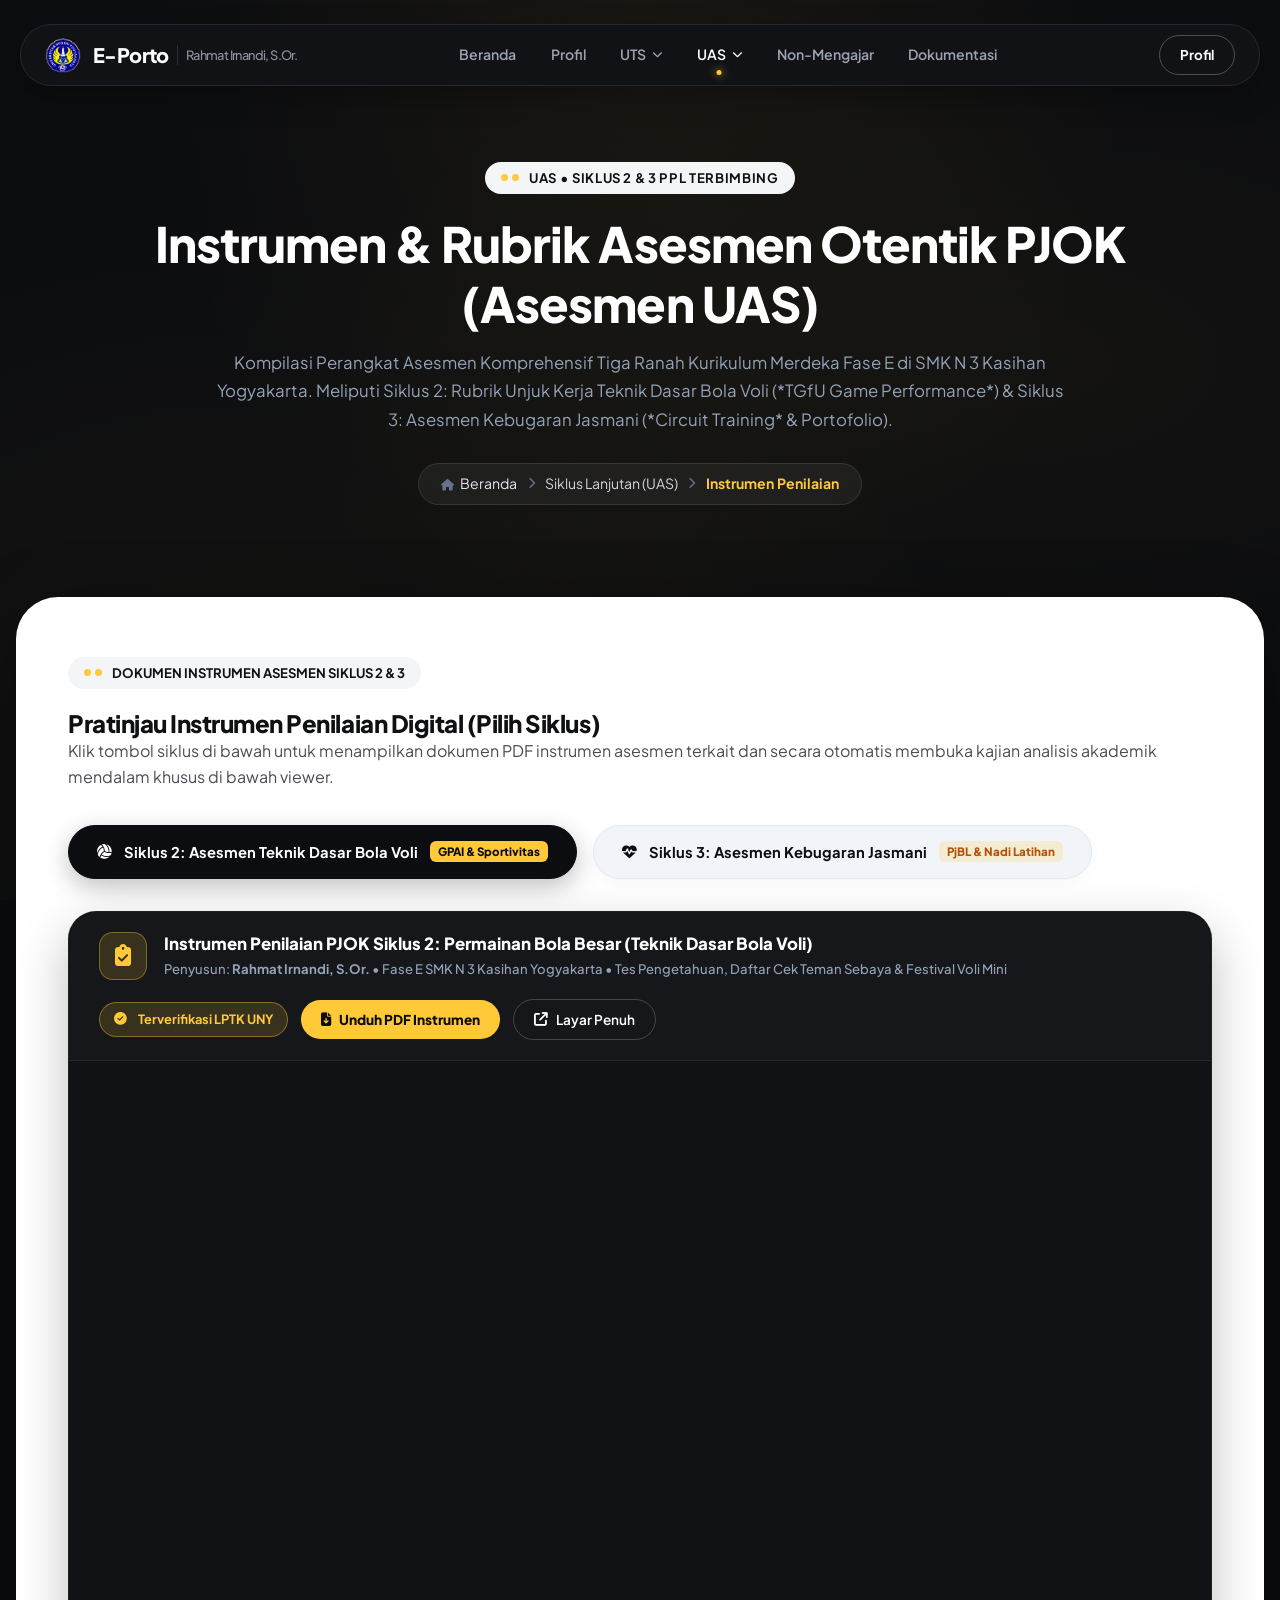
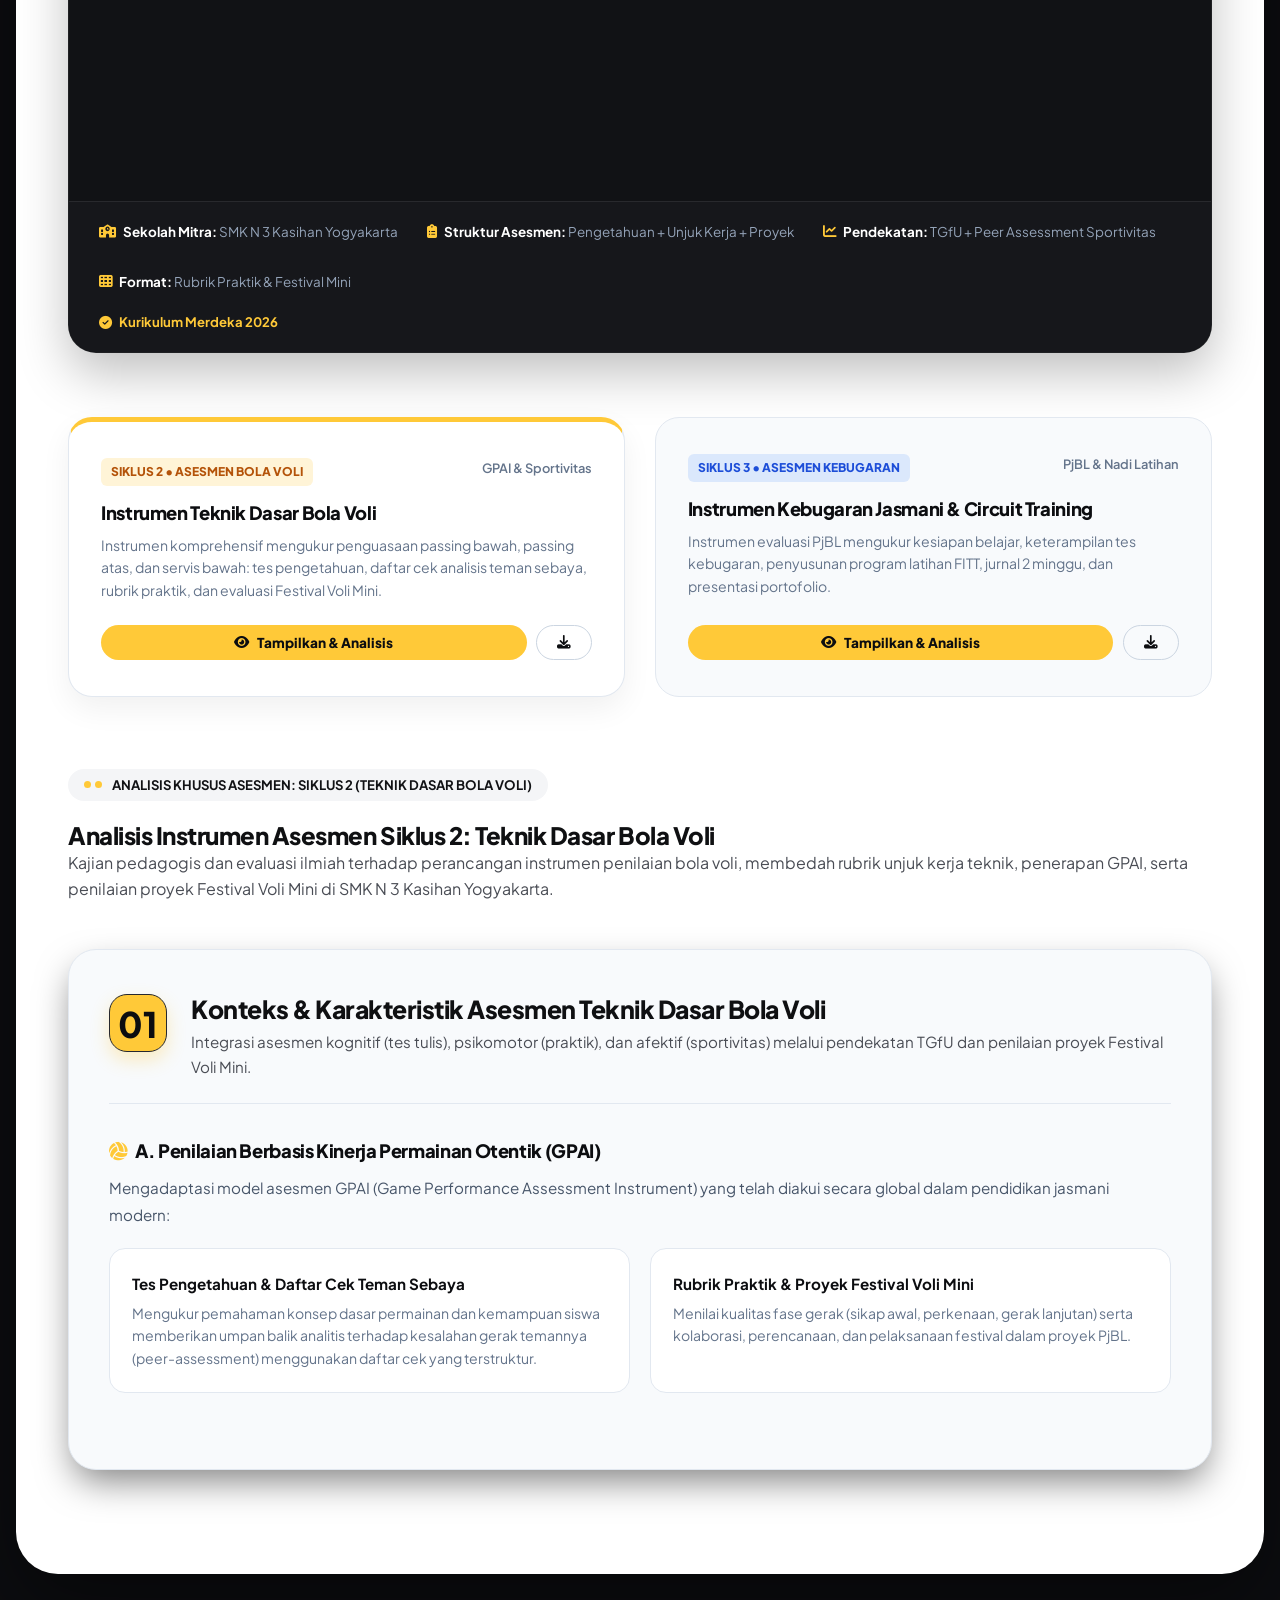
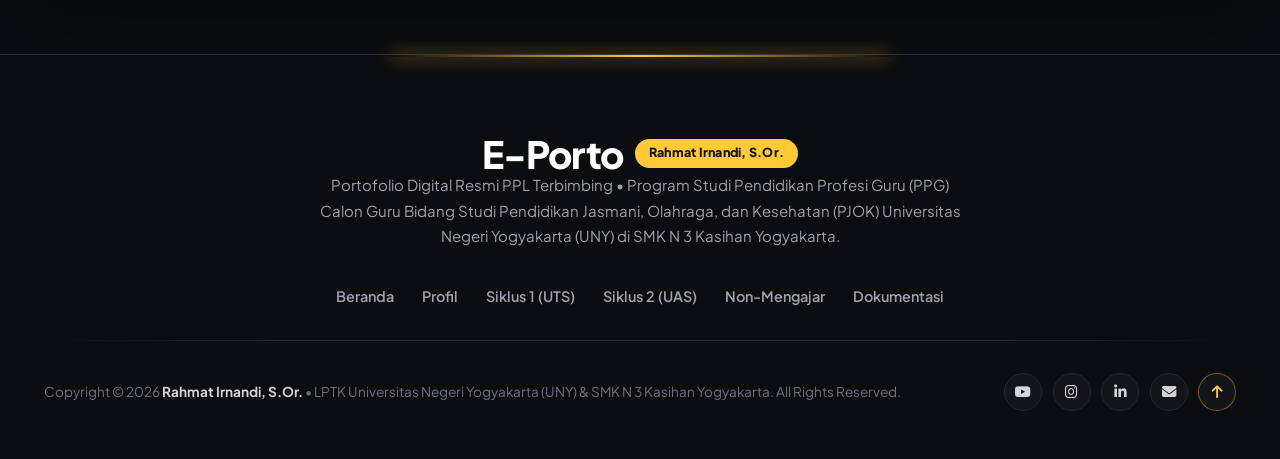
<file: UAS/instrumen.html>
<!doctype html>
<html lang="id">
  <head>
    <meta charset="UTF-8" />
    <meta name="viewport" content="width=device-width, initial-scale=1.0" />
    <title>UAS - Instrumen & Rubrik Asesmen Otentik PJOK (Siklus 2 & 3) | Rahmat Irnandi, S.Or. - PPG PJOK UNY</title>

    <link rel="icon" type="image/png" href="../logo.png" />
    <link rel="preconnect" href="https://fonts.googleapis.com" />
    <link rel="preconnect" href="https://fonts.gstatic.com" crossorigin />
    <link href="https://fonts.googleapis.com/css2?family=Plus+Jakarta+Sans:wght@300;400;500;600;700;800&display=swap" rel="stylesheet" />
    <link rel="stylesheet" href="https://cdnjs.cloudflare.com/ajax/libs/font-awesome/6.5.1/css/all.min.css" />
    <link rel="stylesheet" href="../css/style.css" />

    <style>
      .standalone-navbar-wrap {
        padding: 1.5rem 0 0.5rem 0;
        position: relative;
        z-index: 1000;
      }
      .navbar-capsule {
        overflow: visible !important;
      }
      .nav-item-dropdown {
        position: relative;
      }
      .nav-item-dropdown::after {
        content: "";
        position: absolute;
        top: 100%;
        left: 0;
        right: 0;
        height: 18px;
      }

      /* Modular Pure White Island for Instrumen UAS (<main>) */
      .ut-page-island {
        max-width: 1280px;
        margin: 2.5rem auto 5rem auto;
        padding: 3.75rem 3.25rem;
        background: #ffffff;
        border-radius: 42px;
        box-shadow: 0 30px 80px rgba(0, 0, 0, 0.45);
        position: relative;
        overflow: visible !important;
      }

      /* Subpage Hero Header */
      .ut-hero-header {
        padding: 2.75rem 0 3.25rem 0;
        text-align: center;
        position: relative;
      }
      .ut-hero-title {
        font-size: clamp(2.2rem, 3.8vw, 3.2rem);
        font-weight: 800;
        color: #ffffff;
        margin-bottom: 0.85rem;
        letter-spacing: -0.02em;
        line-height: 1.25;
      }
      .ut-hero-desc {
        max-width: 860px;
        margin: 0 auto 1.75rem auto;
        font-size: 1.05rem;
        line-height: 1.7;
        color: #94a3b8;
      }

      /* Breadcrumb */
      .ut-breadcrumb {
        display: inline-flex;
        align-items: center;
        gap: 0.65rem;
        background: rgba(255, 255, 255, 0.05);
        border: 1px solid rgba(255, 255, 255, 0.1);
        padding: 0.55rem 1.4rem;
        border-radius: 999px;
        font-size: 0.88rem;
      }
      .ut-breadcrumb a {
        color: #e2e8f0;
        text-decoration: none;
        transition: color 0.2s ease;
      }
      .ut-breadcrumb a:hover {
        color: #ffc938;
      }
      .ut-breadcrumb i {
        font-size: 0.72rem;
        color: #64748b;
      }
      .ut-breadcrumb .current {
        color: #ffc938;
        font-weight: 700;
      }

      /* Cycle Switcher Tabs for UAS */
      .uas-tabs-wrapper {
        display: flex;
        gap: 1rem;
        margin-bottom: 2rem;
        flex-wrap: wrap;
      }
      .uas-tab-btn {
        background: #f1f5f9;
        border: 1px solid #e2e8f0;
        color: #0c0d10;
        padding: 0.95rem 1.75rem;
        border-radius: 999px;
        font-size: 0.92rem;
        font-weight: 700;
        cursor: pointer;
        display: inline-flex;
        align-items: center;
        gap: 0.75rem;
        transition: all 0.2s ease;
        box-shadow: 0 4px 12px rgba(0, 0, 0, 0.03);
      }
      .uas-tab-btn:hover {
        background: #ffffff;
        border-color: #ffc938;
        transform: translateY(-2px);
        box-shadow: 0 8px 20px rgba(0, 0, 0, 0.06);
      }
      .uas-tab-btn.active {
        background: #0c0d10;
        color: #ffffff;
        border-color: #0c0d10;
        box-shadow: 0 8px 24px rgba(12, 13, 16, 0.25);
      }
      .uas-tab-badge {
        background: rgba(255, 201, 56, 0.2);
        color: #b45309;
        font-size: 0.72rem;
        padding: 3px 8px;
        border-radius: 6px;
        font-weight: 800;
      }
      .uas-tab-btn.active .uas-tab-badge {
        background: #ffc938;
        color: #0c0d10;
      }

      /* Custom High-Contrast PDF Viewer Card */
      .pdf-viewer-card {
        background: #0c0d10;
        border-radius: 28px;
        overflow: hidden;
        box-shadow: 0 20px 50px rgba(0, 0, 0, 0.25);
        border: 1px solid rgba(255, 255, 255, 0.08);
        margin-bottom: 4rem;
      }
      .pdf-viewer-toolbar {
        background: #16171b;
        padding: 1.25rem 1.85rem;
        display: flex;
        align-items: center;
        justify-content: space-between;
        flex-wrap: wrap;
        gap: 1.2rem;
        border-bottom: 1px solid rgba(255, 255, 255, 0.08);
      }
      .pdf-toolbar-info {
        display: flex;
        align-items: center;
        gap: 1.1rem;
      }
      .pdf-toolbar-icon {
        width: 48px;
        height: 48px;
        background: rgba(255, 201, 56, 0.15);
        border: 1px solid rgba(255, 201, 56, 0.35);
        border-radius: 14px;
        display: flex;
        align-items: center;
        justify-content: center;
        color: #ffc938;
        font-size: 1.35rem;
        flex-shrink: 0;
      }
      .pdf-toolbar-title {
        color: #ffffff;
        font-size: 1.05rem;
        font-weight: 800;
        margin-bottom: 0.2rem;
      }
      .pdf-toolbar-sub {
        color: #94a3b8;
        font-size: 0.82rem;
      }
      .pdf-toolbar-actions {
        display: flex;
        align-items: center;
        gap: 0.8rem;
        flex-wrap: wrap;
      }
      .btn-nexis-yellow {
        background: #ffc938;
        color: #0c0d10;
        font-weight: 800;
        padding: 0.55rem 1.25rem;
        border-radius: 999px;
        font-size: 0.85rem;
        text-decoration: none;
        display: inline-flex;
        align-items: center;
        gap: 0.5rem;
        transition: all 0.2s ease;
        border: none;
      }
      .btn-nexis-yellow:hover {
        background: #f59e0b;
        transform: translateY(-2px);
        box-shadow: 0 8px 20px rgba(255, 201, 56, 0.35);
      }
      .btn-nexis-outline {
        background: transparent;
        color: #ffffff;
        border: 1px solid rgba(255, 255, 255, 0.2);
        font-weight: 600;
        padding: 0.55rem 1.25rem;
        border-radius: 999px;
        font-size: 0.85rem;
        text-decoration: none;
        display: inline-flex;
        align-items: center;
        gap: 0.5rem;
        transition: all 0.2s ease;
      }
      .btn-nexis-outline:hover {
        border-color: #ffc938;
        color: #ffc938;
        background: rgba(255, 201, 56, 0.05);
      }
      .pdf-frame-wrapper {
        width: 100%;
        height: 740px;
        background: #111215;
        position: relative;
      }
      .pdf-frame-wrapper iframe {
        width: 100%;
        height: 100%;
        border: none;
      }
      .pdf-metadata-bar {
        background: #16171b;
        padding: 1.15rem 1.85rem;
        display: flex;
        align-items: center;
        justify-content: space-between;
        flex-wrap: wrap;
        gap: 1rem;
        border-top: 1px solid rgba(255, 255, 255, 0.08);
      }
      .pdf-meta-item {
        font-size: 0.84rem;
        color: #94a3b8;
        display: inline-flex;
        align-items: center;
        gap: 0.45rem;
      }
      .pdf-meta-item strong {
        color: #ffffff;
      }

      /* Cycle summary cards */
      .uas-cycles-summary-grid {
        display: grid;
        grid-template-columns: repeat(auto-fit, minmax(320px, 1fr));
        gap: 1.85rem;
        margin-top: 3.5rem;
      }
      .uas-cycle-summary-card {
        background: #f8fafc;
        border: 1px solid #e2e8f0;
        border-radius: 24px;
        padding: 2.25rem 2rem;
        display: flex;
        flex-direction: column;
        transition: all 0.2s ease;
      }
      .uas-cycle-summary-card:hover {
        transform: translateY(-4px);
        border-color: #ffc938;
        box-shadow: 0 15px 35px rgba(0, 0, 0, 0.05);
      }
      .uas-cycle-summary-card.active-card {
        border-top: 5px solid #ffc938;
        background: #ffffff;
        box-shadow: 0 12px 30px rgba(0, 0, 0, 0.06);
      }

      /* Analysis Cycle Switch Container */
      .analysis-cycle-container {
        display: none;
        animation: fadeInAnalysis 0.35s ease;
      }
      .analysis-cycle-container.active {
        display: block;
      }
      @keyframes fadeInAnalysis {
        from {
          opacity: 0;
          transform: translateY(8px);
        }
        to {
          opacity: 1;
          transform: translateY(0);
        }
      }

      /* Academic Analysis Sections */
      .analysis-module-card {
        background: #f8fafc;
        border-radius: 28px;
        border: 1px solid #e2e8f0;
        padding: 2.75rem 2.5rem;
        margin-bottom: 2.75rem;
        transition: all 0.3s ease;
      }
      .analysis-module-card:hover {
        box-shadow: 0 15px 35px rgba(0, 0, 0, 0.05);
        border-color: #cbd5e1;
      }
      .analysis-module-header {
        display: flex;
        align-items: flex-start;
        gap: 1.5rem;
        margin-bottom: 2.25rem;
        border-bottom: 1px solid #e2e8f0;
        padding-bottom: 1.5rem;
      }
      .analysis-module-num {
        font-size: 2.2rem;
        font-weight: 900;
        color: #0c0d10;
        line-height: 1;
        background: #ffc938;
        width: 58px;
        height: 58px;
        border-radius: 18px;
        display: flex;
        align-items: center;
        justify-content: center;
        flex-shrink: 0;
        box-shadow: 0 8px 18px rgba(255, 201, 56, 0.3);
      }
      .analysis-module-title {
        font-size: 1.55rem;
        font-weight: 800;
        color: #0c0d10;
        margin-bottom: 0.35rem;
      }
      .analysis-module-desc {
        font-size: 0.95rem;
        color: #64748b;
        line-height: 1.6;
        margin: 0;
      }

      /* Theory Grid Inside Analysis */
      .theory-grid {
        display: grid;
        grid-template-columns: repeat(auto-fit, minmax(320px, 1fr));
        gap: 1.5rem;
      }
      .theory-card {
        background: #ffffff;
        border-radius: 20px;
        padding: 1.75rem;
        border: 1px solid #e2e8f0;
        transition:
          transform 0.2s ease,
          box-shadow 0.2s ease;
      }
      .theory-card:hover {
        transform: translateY(-4px);
        box-shadow: 0 12px 30px rgba(0, 0, 0, 0.06);
        border-color: #ffc938;
      }
      .theory-badge {
        display: inline-flex;
        align-items: center;
        background: rgba(255, 201, 56, 0.18);
        color: #92400e;
        font-size: 0.75rem;
        font-weight: 800;
        padding: 4px 10px;
        border-radius: 999px;
        margin-bottom: 0.85rem;
      }
      .theory-title {
        font-size: 1.1rem;
        font-weight: 800;
        color: #0c0d10;
        margin-bottom: 0.6rem;
      }
      .theory-desc {
        font-size: 0.88rem;
        color: #475569;
        line-height: 1.65;
        margin: 0;
      }

      @media (max-width: 860px) {
        .ut-page-island {
          padding: 2.25rem 1.25rem;
          margin: 1.5rem auto 3rem auto;
          border-radius: 28px;
        }
        .pdf-frame-wrapper {
          height: 480px;
        }
        .analysis-module-card {
          padding: 1.75rem 1.25rem;
        }
        .analysis-module-header {
          flex-direction: column;
          gap: 1rem;
        }
      }
    </style>
  </head>
  <body>
    <!-- =================================================================
       1. STANDALONE CAPSULE NAVBAR (Matching index.html Exactly)
       ================================================================= -->
    <header class="navbar container standalone-navbar-wrap">
      <div class="navbar-capsule">
        <a href="../index.html" class="brand-nexis">
          <img src="../logo.png" alt="Logo UNY" class="brand-logo-img" onerror="this.src = '../logo navbar.png'" />
          <span class="brand-nexis-text">
            E-Porto
            <span class="brand-nexis-sub">Rahmat Irnandi, S.Or.</span>
          </span>
        </a>

        <nav>
          <ul class="nav-links">
            <li><a href="../index.html" class="nav-link">Beranda</a></li>
            <li><a href="../profil.html" class="nav-link">Profil</a></li>

            <!-- UTS Dropdown -->
            <li class="nav-item-dropdown">
              <a href="javascript:void(0)" class="nav-link dropdown-toggle" role="button"> UTS <i class="fa-solid fa-chevron-down chevron-icon"></i> </a>
              <ul class="dropdown-menu">
                <li>
                  <a href="../UTS/rancangan.html" class="dropdown-item"><i class="fa-solid fa-book-bookmark"></i> Rancangan Modul</a>
                </li>
                <li>
                  <a href="../UTS/materi.html" class="dropdown-item"><i class="fa-solid fa-book-open"></i> Materi Ajar</a>
                </li>
                <li>
                  <a href="../UTS/media.html" class="dropdown-item"><i class="fa-solid fa-photo-film"></i> Media TPACK</a>
                </li>
                <li>
                  <a href="../UTS/instrumen.html" class="dropdown-item"><i class="fa-solid fa-clipboard-check"></i> Instrumen Asesmen</a>
                </li>
                <li>
                  <a href="../UTS/video.html" class="dropdown-item"><i class="fa-solid fa-circle-play"></i> Video Praktik</a>
                </li>
              </ul>
            </li>

            <!-- UAS Dropdown (Active) -->
            <li class="nav-item-dropdown active">
              <a href="javascript:void(0)" class="nav-link dropdown-toggle active" role="button"> UAS <i class="fa-solid fa-chevron-down chevron-icon"></i> </a>
              <ul class="dropdown-menu">
                <li>
                  <a href="rancangan.html" class="dropdown-item"><i class="fa-solid fa-book-bookmark"></i> Rancangan Modul</a>
                </li>
                <li>
                  <a href="materi.html" class="dropdown-item"><i class="fa-solid fa-book-open"></i> Materi Ajar</a>
                </li>
                <li>
                  <a href="media.html" class="dropdown-item"><i class="fa-solid fa-photo-film"></i> Media TPACK</a>
                </li>
                <li>
                  <a href="instrumen.html" class="dropdown-item active"><i class="fa-solid fa-clipboard-check"></i> Instrumen Asesmen</a>
                </li>
                <li>
                  <a href="video.html" class="dropdown-item"><i class="fa-solid fa-circle-play"></i> Video Praktik</a>
                </li>
              </ul>
            </li>

            <li><a href="../non-mengajar.html" class="nav-link">Non-Mengajar</a></li>
            <li><a href="../dokumentasi.html" class="nav-link">Dokumentasi</a></li>
          </ul>
        </nav>

        <div class="nav-actions">
          <a href="../profil.html" class="btn-nav-quote"> Profil </a>
          <button class="mobile-toggle" aria-label="Toggle Navigation">
            <i class="fa-solid fa-bars"></i>
          </button>
        </div>
      </div>
    </header>

    <!-- =================================================================
       2. SUBPAGE HERO HEADER & BREADCRUMB
       ================================================================= -->
    <section class="ut-hero-header">
      <div class="container">
        <div class="badge-pill-group" style="justify-content: center; margin-bottom: 1.25rem">
          <span class="twin-dot-icon"> <span></span><span></span> </span>
          <span style="font-weight: 700; letter-spacing: 0.05em">UAS • SIKLUS 2 & 3 PPL TERBIMBING</span>
        </div>

        <h1 class="ut-hero-title">Instrumen & Rubrik Asesmen Otentik PJOK (Asesmen UAS)</h1>
        <p class="ut-hero-desc">
          Kompilasi Perangkat Asesmen Komprehensif Tiga Ranah Kurikulum Merdeka Fase E di SMK N 3 Kasihan Yogyakarta. Meliputi Siklus 2: Rubrik Unjuk Kerja Teknik Dasar Bola Voli (*TGfU Game Performance*) & Siklus 3: Asesmen Kebugaran
          Jasmani (*Circuit Training* & Portofolio).
        </p>

        <div class="ut-breadcrumb">
          <a href="../index.html"><i class="fa-solid fa-house" style="margin-right: 4px"></i> Beranda</a>
          <i class="fa-solid fa-chevron-right"></i>
          <span>Siklus Lanjutan (UAS)</span>
          <i class="fa-solid fa-chevron-right"></i>
          <span class="current">Instrumen Penilaian</span>
        </div>
      </div>
    </section>

    <!-- =================================================================
       3. MAIN MODULAR WHITE ISLAND (<main>)
       ================================================================= -->
    <main class="island-white ut-page-island reveal-init">
      <!-- =============================================================
         A. MULTI-SIKLUS INTERACTIVE PDF VIEWER SECTION
         ============================================================= -->
      <section style="margin-bottom: 4.5rem">
        <div class="section-agency-head" style="margin-bottom: 2.25rem">
          <div class="badge-pill-group">
            <span class="twin-dot-icon"> <span></span><span></span> </span>
            <span>DOKUMEN INSTRUMEN ASESMEN SIKLUS 2 & 3</span>
          </div>
          <h2 class="section-agency-title">Pratinjau Instrumen Penilaian Digital (Pilih Siklus)</h2>
          <p class="section-agency-subtitle">Klik tombol siklus di bawah untuk menampilkan dokumen PDF instrumen asesmen terkait dan secara otomatis membuka kajian analisis akademik mendalam khusus di bawah viewer.</p>
        </div>

        <!-- Cycle Switcher Tab Navigation -->
        <div class="uas-tabs-wrapper">
          <button id="tab-btn-2" class="uas-tab-btn active" onclick="switchUASInstrumen(2)">
            <i class="fa-solid fa-volleyball"></i> <span>Siklus 2: Asesmen Teknik Dasar Bola Voli</span>
            <span class="uas-tab-badge">GPAI & Sportivitas</span>
          </button>

          <button id="tab-btn-3" class="uas-tab-btn" onclick="switchUASInstrumen(3)">
            <i class="fa-solid fa-heart-pulse"></i> <span>Siklus 3: Asesmen Kebugaran Jasmani</span>
            <span class="uas-tab-badge">PjBL & Nadi Latihan</span>
          </button>
        </div>

        <!-- PDF Viewer Container Card -->
        <div class="pdf-viewer-card">
          <!-- Toolbar -->
          <div class="pdf-viewer-toolbar">
            <div class="pdf-toolbar-info">
              <div class="pdf-toolbar-icon">
                <i class="fa-solid fa-clipboard-check"></i>
              </div>
              <div>
                <div id="uas-doc-title" class="pdf-toolbar-title">Instrumen Penilaian PJOK Siklus 2: Permainan Bola Besar (Teknik Dasar Bola Voli)</div>
                <div id="uas-doc-sub" class="pdf-toolbar-sub">Penyusun: <strong>Rahmat Irnandi, S.Or.</strong> • Fase E SMK N 3 Kasihan Yogyakarta • Tes Pengetahuan, Daftar Cek Teman Sebaya & Festival Voli Mini</div>
              </div>
            </div>

            <div class="pdf-toolbar-actions">
              <span id="uas-doc-badge" class="tag-pill" style="background: rgba(255, 201, 56, 0.15); color: #ffc938; font-weight: 700; border: 1px solid rgba(255, 201, 56, 0.4); padding: 6px 14px; font-size: 0.8rem; border-radius: 999px">
                <i class="fa-solid fa-circle-check" style="margin-right: 5px"></i> Terverifikasi LPTK UNY
              </span>
              <a id="uas-doc-download" href="../Dokumen/Instrumen Siklus 2.pdf" download="Instrumen_Penilaian_PJOK_Siklus2_BolaVoli_RahmatIrnandi.pdf" class="btn-nexis-yellow">
                <i class="fa-solid fa-file-arrow-down"></i> Unduh PDF Instrumen
              </a>
              <a id="uas-doc-fullscreen" href="../Dokumen/Instrumen Siklus 2.pdf" target="_blank" rel="noopener noreferrer" class="btn-nexis-outline"> <i class="fa-solid fa-arrow-up-right-from-square"></i> Layar Penuh </a>
            </div>
          </div>

          <!-- Embedded Frame -->
          <div class="pdf-frame-wrapper">
            <iframe id="uas-doc-iframe" src="../Dokumen/Instrumen Siklus 2.pdf#toolbar=1&navpanes=0&scrollbar=1" title="Instrumen Penilaian UAS Rahmat Irnandi, S.Or." loading="lazy">
              <p style="padding: 2.5rem; color: #ffffff; text-align: center">
                Peramban Anda tidak mendukung tampilan PDF langsung. Silakan
                <a id="uas-doc-fallback" href="../Dokumen/Instrumen Siklus 2.pdf" target="_blank" style="color: #ffc938; font-weight: bold; text-decoration: underline"> Klik di sini untuk mengunduh dokumen instrumen penilaian (.PDF) </a>.
              </p>
            </iframe>
          </div>

          <!-- Footer Metadata Bar -->
          <div class="pdf-metadata-bar">
            <div style="display: flex; align-items: center; gap: 1.8rem; flex-wrap: wrap">
              <div class="pdf-meta-item">
                <i class="fa-solid fa-school" style="color: #ffc938"></i>
                <span id="uas-meta-school"><strong>Sekolah Mitra:</strong> SMK N 3 Kasihan Yogyakarta</span>
              </div>
              <div class="pdf-meta-item">
                <i class="fa-solid fa-clipboard-list" style="color: #ffc938"></i>
                <span id="uas-meta-weight"><strong>Struktur Asesmen:</strong> Pengetahuan + Unjuk Kerja + Proyek</span>
              </div>
              <div class="pdf-meta-item">
                <i class="fa-solid fa-chart-line" style="color: #ffc938"></i>
                <span id="uas-meta-kktp"><strong>Pendekatan:</strong> TGfU + Peer Assessment Sportivitas</span>
              </div>
              <div class="pdf-meta-item">
                <i class="fa-solid fa-table-cells" style="color: #ffc938"></i>
                <span id="uas-meta-approach"><strong>Format:</strong> Rubrik Praktik & Festival Mini</span>
              </div>
            </div>
            <div>
              <span style="font-size: 0.82rem; color: #ffc938; font-weight: 700"> <i class="fa-solid fa-circle-check" style="margin-right: 5px"></i> Kurikulum Merdeka 2026 </span>
            </div>
          </div>
        </div>

        <!-- 2 Summary Cards -->
        <div class="uas-cycles-summary-grid">
          <!-- Card Siklus 2 -->
          <div id="summary-card-2" class="uas-cycle-summary-card active-card">
            <div style="display: flex; justify-content: space-between; align-items: flex-start; margin-bottom: 1rem">
              <span class="tag-pill" style="background: rgba(255, 201, 56, 0.2); color: #b45309; font-weight: 800; padding: 4px 10px; border-radius: 6px; font-size: 0.75rem"> SIKLUS 2 • ASESMEN BOLA VOLI </span>
              <span style="font-size: 0.8rem; color: #64748b; font-weight: 600">GPAI & Sportivitas</span>
            </div>
            <h4 style="font-size: 1.15rem; font-weight: 800; color: #0c0d10; margin-bottom: 0.6rem">Instrumen Teknik Dasar Bola Voli</h4>
            <p style="font-size: 0.88rem; color: #64748b; line-height: 1.6; margin-bottom: 1.5rem; flex: 1">
              Instrumen komprehensif mengukur penguasaan passing bawah, passing atas, dan servis bawah: tes pengetahuan, daftar cek analisis teman sebaya, rubrik praktik, dan evaluasi Festival Voli Mini.
            </p>
            <div style="display: flex; gap: 0.6rem">
              <button class="btn-nexis-yellow" style="flex: 1; justify-content: center" onclick="switchUASInstrumen(2)"><i class="fa-solid fa-eye"></i> Tampilkan & Analisis</button>
              <a href="../Dokumen/Instrumen Siklus 2.pdf" download="Instrumen_PJOK_Siklus2_BolaVoli.pdf" class="btn-nexis-outline" style="color: #0c0d10; border-color: #cbd5e1" aria-label="Unduh Instrumen Siklus 2">
                <i class="fa-solid fa-download"></i>
              </a>
            </div>
          </div>

          <!-- Card Siklus 3 -->
          <div id="summary-card-3" class="uas-cycle-summary-card">
            <div style="display: flex; justify-content: space-between; align-items: flex-start; margin-bottom: 1rem">
              <span class="tag-pill" style="background: rgba(59, 130, 246, 0.15); color: #1d4ed8; font-weight: 800; padding: 4px 10px; border-radius: 6px; font-size: 0.75rem"> SIKLUS 3 • ASESMEN KEBUGARAN </span>
              <span style="font-size: 0.8rem; color: #64748b; font-weight: 600">PjBL & Nadi Latihan</span>
            </div>
            <h4 style="font-size: 1.15rem; font-weight: 800; color: #0c0d10; margin-bottom: 0.6rem">Instrumen Kebugaran Jasmani & Circuit Training</h4>
            <p style="font-size: 0.88rem; color: #64748b; line-height: 1.6; margin-bottom: 1.5rem; flex: 1">
              Instrumen evaluasi PjBL mengukur kesiapan belajar, keterampilan tes kebugaran, penyusunan program latihan FITT, jurnal 2 minggu, dan presentasi portofolio.
            </p>
            <div style="display: flex; gap: 0.6rem">
              <button class="btn-nexis-yellow" style="flex: 1; justify-content: center" onclick="switchUASInstrumen(3)"><i class="fa-solid fa-eye"></i> Tampilkan & Analisis</button>
              <a href="../Dokumen/Instrumen Siklus 3.pdf" download="Instrumen_PJOK_Siklus3_KebugaranJasmani.pdf" class="btn-nexis-outline" style="color: #0c0d10; border-color: #cbd5e1" aria-label="Unduh Instrumen Siklus 3">
                <i class="fa-solid fa-download"></i>
              </a>
            </div>
          </div>
        </div>
      </section>

      <!-- =============================================================
         B. SEPARATE INDIVIDUAL ACADEMIC ANALYSES
         ============================================================= -->
      <section>
        <div class="section-agency-head" style="margin-bottom: 3rem">
          <div class="badge-pill-group">
            <span class="twin-dot-icon"> <span></span><span></span> </span>
            <span id="analysis-instrumen-badge">ANALISIS KHUSUS ASESMEN: SIKLUS 2 (TEKNIK DASAR BOLA VOLI)</span>
          </div>
          <h2 id="analysis-instrumen-main-title" class="section-agency-title">Analisis Instrumen Asesmen Siklus 2: Teknik Dasar Bola Voli</h2>
          <p id="analysis-instrumen-subtitle" class="section-agency-subtitle">
            Kajian pedagogis dan evaluasi ilmiah terhadap perancangan instrumen penilaian bola voli, membedah rubrik unjuk kerja teknik, penerapan GPAI, serta penilaian proyek Festival Voli Mini di SMK N 3 Kasihan Yogyakarta.
          </p>
        </div>

        <!-- =========================================================
           CONTAINER ANALISIS INSTRUMEN SIKLUS 2
           ========================================================= -->
        <div id="analysis-siklus-2" class="analysis-cycle-container active">
          <article class="analysis-module-card">
            <div class="analysis-module-header">
              <div class="analysis-module-num">01</div>
              <div>
                <h3 class="analysis-module-title">Konteks & Karakteristik Asesmen Teknik Dasar Bola Voli</h3>
                <p class="analysis-module-desc">Integrasi asesmen kognitif (tes tulis), psikomotor (praktik), dan afektif (sportivitas) melalui pendekatan TGfU dan penilaian proyek Festival Voli Mini.</p>
              </div>
            </div>

            <div class="analysis-content-body">
              <div style="margin-bottom: 2rem">
                <h4 style="font-size: 1.15rem; font-weight: 800; color: #0c0d10; margin-bottom: 0.8rem">
                  <i class="fa-solid fa-volleyball" style="color: #ffc938; margin-right: 6px"></i> A. Penilaian Berbasis Kinerja Permainan Otentik (GPAI)
                </h4>
                <p style="font-size: 0.95rem; color: #475569; line-height: 1.75; margin-bottom: 1.25rem">
                  Mengadaptasi model asesmen GPAI (Game Performance Assessment Instrument) yang telah diakui secara global dalam pendidikan jasmani modern:
                </p>

                <div style="display: grid; grid-template-columns: repeat(auto-fit, minmax(280px, 1fr)); gap: 1.25rem">
                  <div style="background: #ffffff; border-radius: 16px; padding: 1.4rem; border-left: 5px solid #ffc938; border: 1px solid #e2e8f0">
                    <strong style="color: #0c0d10; display: block; font-size: 0.95rem; margin-bottom: 0.35rem"> Tes Pengetahuan & Daftar Cek Teman Sebaya </strong>
                    <p style="font-size: 0.88rem; color: #64748b; line-height: 1.6; margin: 0">
                      Mengukur pemahaman konsep dasar permainan dan kemampuan siswa memberikan umpan balik analitis terhadap kesalahan gerak temannya (peer-assessment) menggunakan daftar cek yang terstruktur.
                    </p>
                  </div>

                  <div style="background: #ffffff; border-radius: 16px; padding: 1.4rem; border-left: 5px solid #10b981; border: 1px solid #e2e8f0">
                    <strong style="color: #0c0d10; display: block; font-size: 0.95rem; margin-bottom: 0.35rem"> Rubrik Praktik & Proyek Festival Voli Mini </strong>
                    <p style="font-size: 0.88rem; color: #64748b; line-height: 1.6; margin: 0">
                      Menilai kualitas fase gerak (sikap awal, perkenaan, gerak lanjutan) serta kolaborasi, perencanaan, dan pelaksanaan festival dalam proyek PjBL.
                    </p>
                  </div>
                </div>
              </div>
            </div>
          </article>
        </div>

        <!-- =========================================================
           CONTAINER ANALISIS INSTRUMEN SIKLUS 3
           ========================================================= -->
        <div id="analysis-siklus-3" class="analysis-cycle-container">
          <article class="analysis-module-card">
            <div class="analysis-module-header">
              <div class="analysis-module-num">01</div>
              <div>
                <h3 class="analysis-module-title">Konteks & Karakteristik Asesmen Kebugaran Jasmani (PjBL)</h3>
                <p class="analysis-module-desc">Penilaian berbasis kemajuan individual (self-referenced progress), diferensiasi 3 Tier TaRL kemampuan kardiovaskular, dan rubrik observasi postur ergonomis 5 pos sirkuit.</p>
              </div>
            </div>

            <div class="analysis-content-body">
              <div style="margin-bottom: 2rem">
                <h4 style="font-size: 1.15rem; font-weight: 800; color: #0c0d10; margin-bottom: 0.8rem">
                  <i class="fa-solid fa-heart-pulse" style="color: #ffc938; margin-right: 6px"></i> A. Paradigma Asesmen Berkeadilan (Bukan Perbandingan Mutlak)
                </h4>
                <p style="font-size: 0.95rem; color: #475569; line-height: 1.75; margin-bottom: 1.25rem">
                  Mengevaluasi kebugaran jasmani bagi siswa SMK seni menuntut kehati-hatian psikologis. Menggunakan standar repetisi mutlak yang kaku dapat menjatuhkan motivasi siswa yang memiliki berat badan lebih atau kurang aktif.
                  Instrumen Siklus 3 dirancang dengan prinsip:
                </p>

                <div style="display: grid; grid-template-columns: repeat(auto-fit, minmax(280px, 1fr)); gap: 1.25rem">
                  <div style="background: #ffffff; border-radius: 16px; padding: 1.4rem; border-left: 5px solid #3b82f6; border: 1px solid #e2e8f0">
                    <strong style="color: #0c0d10; display: block; font-size: 0.95rem; margin-bottom: 0.35rem"> Angket Kesiapan & Lembar Observasi Formatif </strong>
                    <p style="font-size: 0.88rem; color: #64748b; line-height: 1.6; margin: 0">Memetakan riwayat cedera, kebiasaan olahraga, dan keterlibatan aktif selama diskusi/stasiun gerak sebelum siswa diuji secara sumatif.</p>
                  </div>

                  <div style="background: #ffffff; border-radius: 16px; padding: 1.4rem; border-left: 5px solid #ffc938; border: 1px solid #e2e8f0">
                    <strong style="color: #0c0d10; display: block; font-size: 0.95rem; margin-bottom: 0.35rem"> Rubrik Keterampilan & Portofolio Latihan </strong>
                    <p style="font-size: 0.88rem; color: #64748b; line-height: 1.6; margin: 0">
                      Bobot penilaian difokuskan pada penyusunan program FITT, konsistensi jurnal harian 2 minggu, dan kualitas presentasi hasil analisis data kebugaran diri.
                    </p>
                  </div>
                </div>
              </div>
            </div>
          </article>
        </div>
      </section>
    </main>

    <!-- =================================================================
       4. NEXIS LUXURY FOOTER
       ================================================================= -->
    <footer class="footer-nexis">
      <div class="container footer-nexis-inner">
        <!-- Brand Mega Hero -->
        <div class="footer-nexis-brand-hero">
          <div class="footer-brand-title-wrap">
            <span class="footer-brand-title">E-Porto</span>
            <span class="footer-brand-badge">Rahmat Irnandi, S.Or.</span>
          </div>
          <p class="footer-brand-tagline">
            Portofolio Digital Resmi PPL Terbimbing • Program Studi Pendidikan Profesi Guru (PPG) Calon Guru Bidang Studi Pendidikan Jasmani, Olahraga, dan Kesehatan (PJOK) Universitas Negeri Yogyakarta (UNY) di SMK N 3 Kasihan Yogyakarta.
          </p>
        </div>

        <!-- Horizontal Nav Links -->
        <nav class="footer-nav-menu">
          <a href="../index.html" class="footer-nav-link">Beranda</a>
          <a href="../profil.html" class="footer-nav-link">Profil</a>
          <a href="../UTS/rancangan.html" class="footer-nav-link">Siklus 1 (UTS)</a>
          <a href="rancangan.html" class="footer-nav-link">Siklus 2 (UAS)</a>
          <a href="../non-mengajar.html" class="footer-nav-link">Non-Mengajar</a>
          <a href="../dokumentasi.html" class="footer-nav-link">Dokumentasi</a>
        </nav>

        <!-- Divider Line -->
        <div class="footer-nexis-divider"></div>

        <!-- Bottom Flex Bar -->
        <div class="footer-nexis-bottom-bar">
          <div class="footer-copyright-text">Copyright &copy; 2026 <strong>Rahmat Irnandi, S.Or.</strong> • LPTK Universitas Negeri Yogyakarta (UNY) & SMK N 3 Kasihan Yogyakarta. All Rights Reserved.</div>

          <!-- Social Icons on the Right -->
          <div class="footer-social-cluster">
            <a href="javascript:void(0)" onclick="showToast('YouTube Pembelajaran PJOK')" class="social-nexis-pill" aria-label="YouTube"><i class="fa-brands fa-youtube"></i></a>
            <a href="javascript:void(0)" onclick="showToast('Instagram Rahmat Irnandi')" class="social-nexis-pill" aria-label="Instagram"><i class="fa-brands fa-instagram"></i></a>
            <a href="javascript:void(0)" onclick="showToast('LinkedIn Rahmat Irnandi')" class="social-nexis-pill" aria-label="LinkedIn"><i class="fa-brands fa-linkedin-in"></i></a>
            <a href="mailto:rahmat.ppg@uny.ac.id" class="social-nexis-pill" aria-label="Email"><i class="fa-solid fa-envelope"></i></a>
            <a href="javascript:void(0)" onclick="window.scrollTo({ top: 0, behavior: 'smooth' })" class="social-nexis-pill scroll-top-pill" aria-label="Kembali ke Atas" title="Kembali ke Atas"><i class="fa-solid fa-arrow-up"></i></a>
          </div>
        </div>
      </div>
    </footer>

    <!-- Script for Cycle Switcher (Siklus 2 & Siklus 3) -->
    <script>
      function switchUASInstrumen(cycle) {
        const frame = document.getElementById("uas-doc-iframe");
        const title = document.getElementById("uas-doc-title");
        const subtitle = document.getElementById("uas-doc-sub");
        const downloadBtn = document.getElementById("uas-doc-download");
        const fullscreenBtn = document.getElementById("uas-doc-fullscreen");
        const fallbackLink = document.getElementById("uas-doc-fallback");
        const metaBadge = document.getElementById("uas-doc-badge");
        const metaSchool = document.getElementById("uas-meta-school");
        const metaWeight = document.getElementById("uas-meta-weight");
        const metaKktp = document.getElementById("uas-meta-kktp");
        const metaApproach = document.getElementById("uas-meta-approach");

        const analysisBadge = document.getElementById("analysis-instrumen-badge");
        const analysisMainTitle = document.getElementById("analysis-instrumen-main-title");
        const analysisSubtitle = document.getElementById("analysis-instrumen-subtitle");

        // Update active tab buttons
        document.querySelectorAll(".uas-tab-btn").forEach((btn) => btn.classList.remove("active"));
        const activeBtn = document.getElementById("tab-btn-" + cycle);
        if (activeBtn) activeBtn.classList.add("active");

        // Update active summary cards
        document.querySelectorAll(".uas-cycle-summary-card").forEach((card) => card.classList.remove("active-card"));
        const activeSummaryCard = document.getElementById("summary-card-" + cycle);
        if (activeSummaryCard) activeSummaryCard.classList.add("active-card");

        // Toggle separate analysis containers
        document.querySelectorAll(".analysis-cycle-container").forEach((container) => container.classList.remove("active"));
        const targetAnalysis = document.getElementById("analysis-siklus-" + cycle);
        if (targetAnalysis) targetAnalysis.classList.add("active");

        if (cycle === 2) {
          frame.src = "../Dokumen/Instrumen Siklus 2.pdf#toolbar=1&navpanes=0&scrollbar=1";
          title.textContent = "Instrumen Penilaian PJOK Siklus 2: Permainan Bola Besar (Teknik Dasar Bola Voli)";
          subtitle.innerHTML = "Penyusun: <strong>Rahmat Irnandi, S.Or.</strong> • Fase E SMK N 3 Kasihan Yogyakarta • Tes Pengetahuan, Daftar Cek Teman Sebaya & Festival Voli Mini";
          downloadBtn.href = "../Dokumen/Instrumen Siklus 2.pdf";
          downloadBtn.setAttribute("download", "Instrumen_Penilaian_PJOK_Siklus2_BolaVoli_RahmatIrnandi.pdf");
          downloadBtn.innerHTML = '<i class="fa-solid fa-file-arrow-down"></i> Unduh PDF Instrumen';
          fullscreenBtn.href = "../Dokumen/Instrumen Siklus 2.pdf";
          if (fallbackLink) fallbackLink.href = "../Dokumen/Instrumen Siklus 2.pdf";
          if (metaBadge) metaBadge.innerHTML = '<i class="fa-solid fa-circle-check" style="margin-right: 5px;"></i> Terverifikasi LPTK UNY';
          if (metaSchool) metaSchool.innerHTML = "<strong>Sekolah Mitra:</strong> SMK N 3 Kasihan Yogyakarta";
          if (metaWeight) metaWeight.innerHTML = "<strong>Struktur Asesmen:</strong> Pengetahuan + Unjuk Kerja + Proyek";
          if (metaKktp) metaKktp.innerHTML = "<strong>Pendekatan:</strong> TGfU + Peer Assessment Sportivitas";
          if (metaApproach) metaApproach.innerHTML = "<strong>Format:</strong> Rubrik Praktik & Festival Mini";

          if (analysisBadge) analysisBadge.textContent = "ANALISIS KHUSUS ASESMEN: SIKLUS 2 (TEKNIK DASAR BOLA VOLI)";
          if (analysisMainTitle) analysisMainTitle.textContent = "Analisis Instrumen Asesmen Siklus 2: Teknik Dasar Bola Voli";
          if (analysisSubtitle)
            analysisSubtitle.textContent =
              "Kajian pedagogis dan evaluasi ilmiah terhadap perancangan instrumen penilaian bola voli, membedah rubrik unjuk kerja teknik, penerapan GPAI, serta penilaian proyek Festival Voli Mini di SMK N 3 Kasihan Yogyakarta.";
          showToast("Menampilkan Instrumen & Analisis Siklus 2: Bola Voli");
        } else if (cycle === 3) {
          frame.src = "../Dokumen/Instrumen Siklus 3.pdf#toolbar=1&navpanes=0&scrollbar=1";
          title.textContent = "Instrumen Penilaian PJOK Siklus 3: Kebugaran Jasmani (Circuit Training)";
          subtitle.innerHTML = "Penyusun: <strong>Rahmat Irnandi, S.Or.</strong> • Fase E SMK N 3 Kasihan Yogyakarta • Angket Kesiapan, Lembar Observasi 5 Pos & Portofolio Nadi";
          downloadBtn.href = "../Dokumen/Instrumen Siklus 3.pdf";
          downloadBtn.setAttribute("download", "Instrumen_Penilaian_PJOK_Siklus3_KebugaranJasmani_RahmatIrnandi.pdf");
          downloadBtn.innerHTML = '<i class="fa-solid fa-file-arrow-down"></i> Unduh PDF Instrumen';
          fullscreenBtn.href = "../Dokumen/Instrumen Siklus 3.pdf";
          if (fallbackLink) fallbackLink.href = "../Dokumen/Instrumen Siklus 3.pdf";
          if (metaBadge) metaBadge.innerHTML = '<i class="fa-solid fa-circle-check" style="margin-right: 5px;"></i> Terverifikasi LPTK UNY';
          if (metaSchool) metaSchool.innerHTML = "<strong>Sekolah Mitra:</strong> SMK N 3 Kasihan Yogyakarta";
          if (metaWeight) metaWeight.innerHTML = "<strong>Struktur Asesmen:</strong> Diagnostik + Unjuk Kerja + Afektif";
          if (metaKktp) metaKktp.innerHTML = "<strong>Pendekatan:</strong> Circuit Training + TaRL Berdiferensiasi";
          if (metaApproach) metaApproach.innerHTML = "<strong>Format:</strong> Rubrik 5 Pos Gerak & Jurnal Nadi";

          if (analysisBadge) analysisBadge.textContent = "ANALISIS KHUSUS ASESMEN: SIKLUS 3 (KEBUGARAN JASMANI)";
          if (analysisMainTitle) analysisMainTitle.textContent = "Analisis Instrumen Asesmen Siklus 3: Kebugaran Jasmani (Circuit Training)";
          if (analysisSubtitle)
            analysisSubtitle.textContent =
              "Kajian pedagogis dan evaluasi ilmiah terhadap perancangan instrumen penilaian kebugaran jasmani, membedah rubrik unjuk kerja 5 pos sirkuit, prinsip asesmen berkeadilan TaRL, dan evaluasi portofolio denyut nadi siswa di SMK N 3 Kasihan Yogyakarta.";
          showToast("Menampilkan Instrumen & Analisis Siklus 3: Kebugaran Jasmani");
        }
      }
    </script>

    <!-- Scripts -->
    <script src="../js/main.js"></script>
  </body>
</html>
</file>
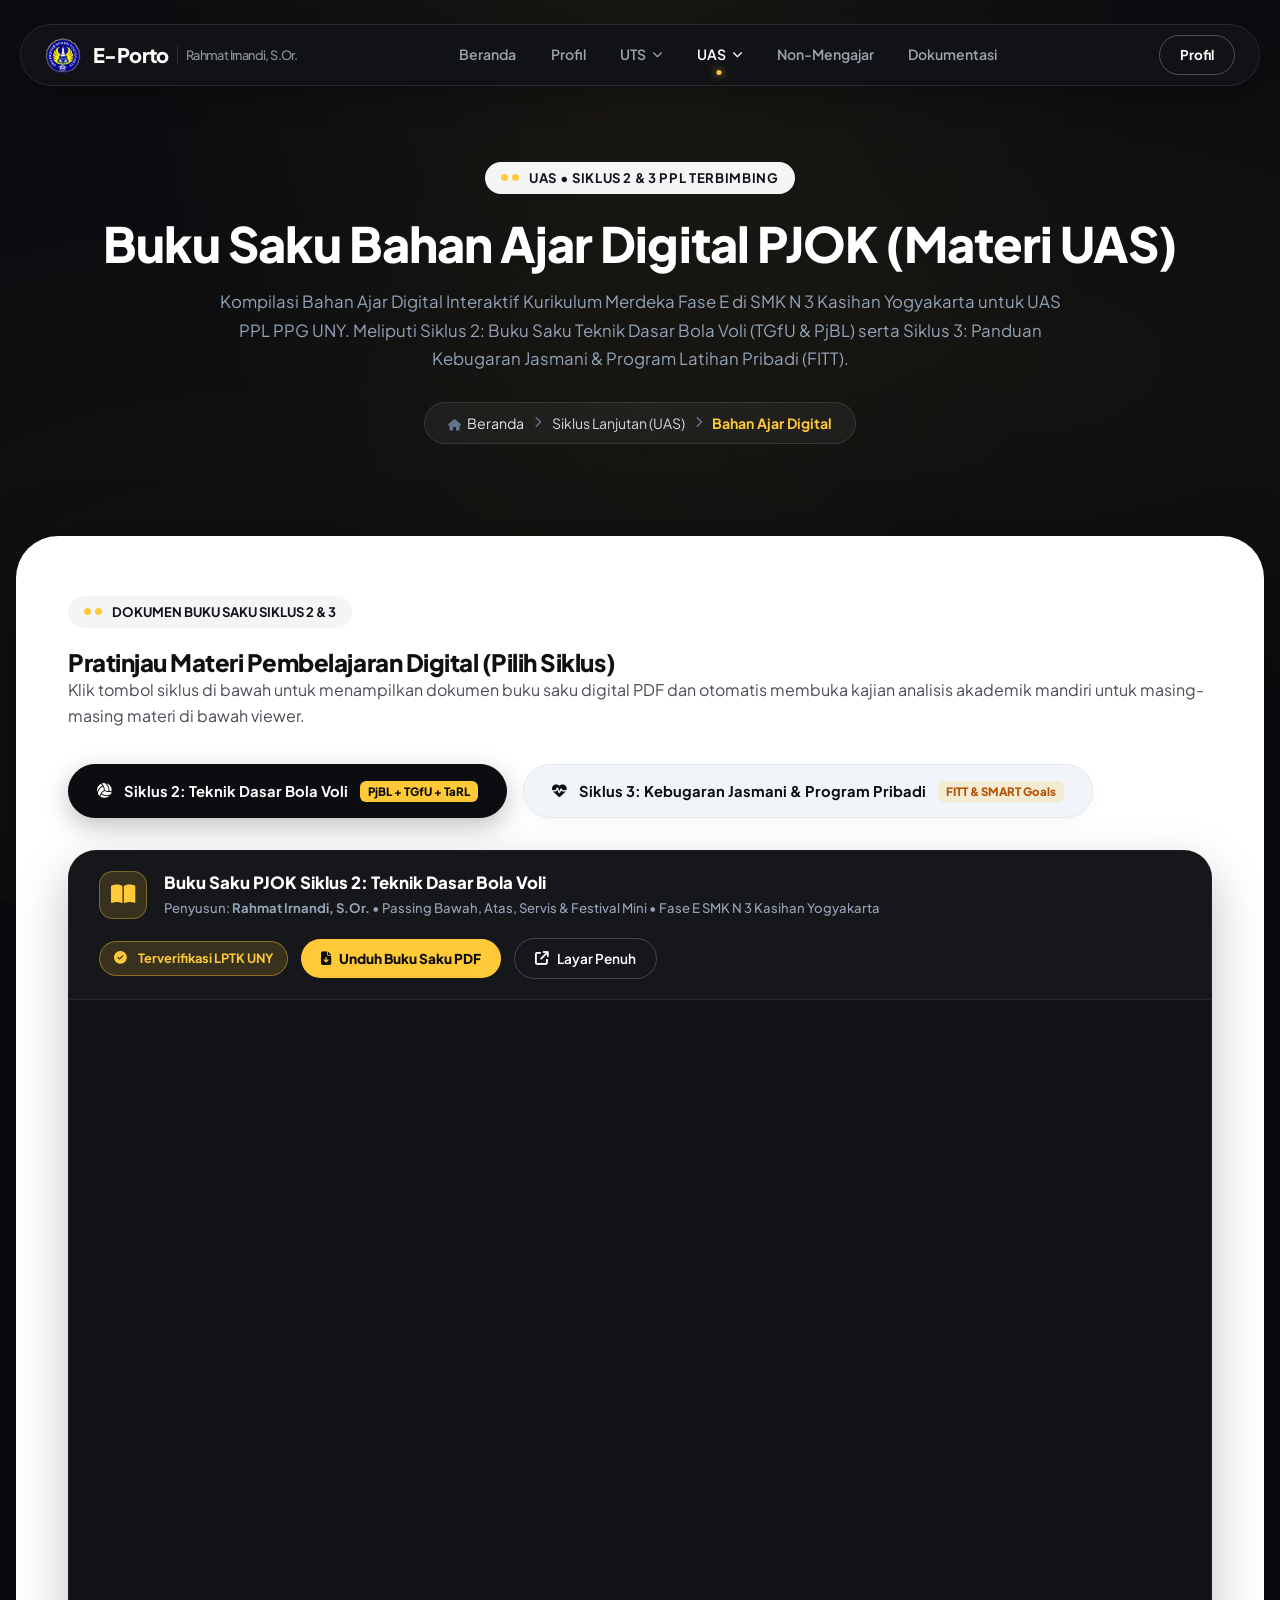
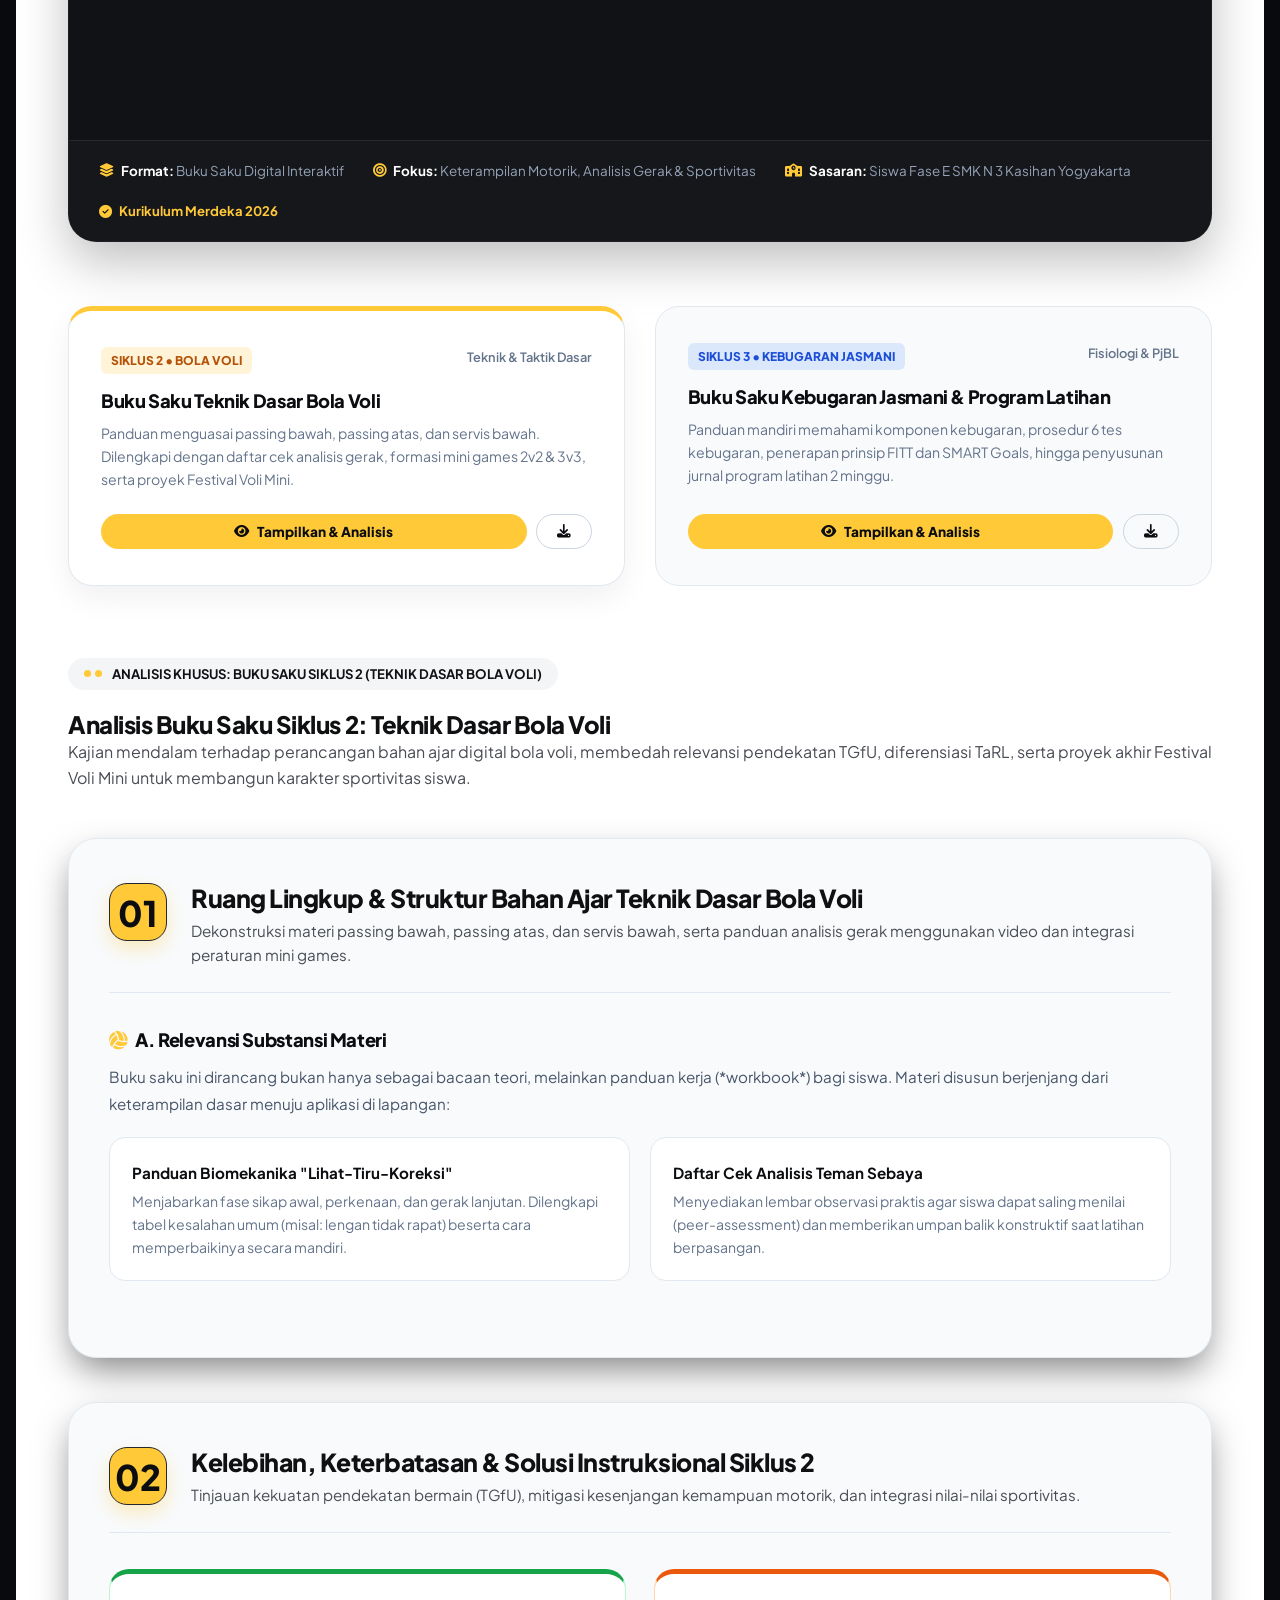
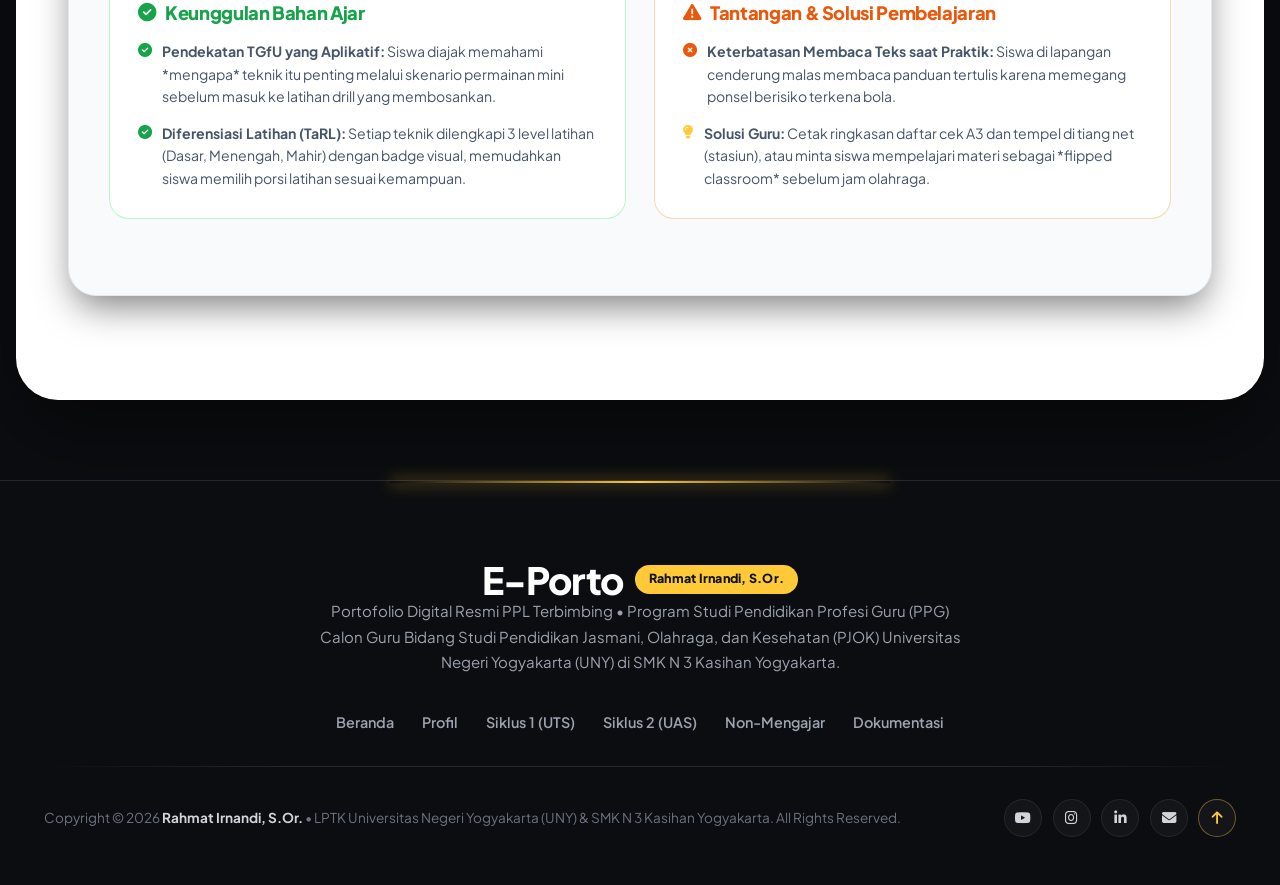
<file: UAS/materi.html>
<!doctype html>
<html lang="id">
  <head>
    <meta charset="UTF-8" />
    <meta name="viewport" content="width=device-width, initial-scale=1.0" />
    <title>UAS - Buku Saku Bahan Ajar Digital PJOK (Siklus 2 & 3) | Rahmat Irnandi, S.Or. - PPG PJOK UNY</title>

    <link rel="icon" type="image/png" href="../logo.png" />
    <link rel="preconnect" href="https://fonts.googleapis.com" />
    <link rel="preconnect" href="https://fonts.gstatic.com" crossorigin />
    <link href="https://fonts.googleapis.com/css2?family=Plus+Jakarta+Sans:wght@300;400;500;600;700;800&display=swap" rel="stylesheet" />
    <link rel="stylesheet" href="https://cdnjs.cloudflare.com/ajax/libs/font-awesome/6.5.1/css/all.min.css" />
    <link rel="stylesheet" href="../css/style.css" />

    <style>
      .standalone-navbar-wrap {
        padding: 1.5rem 0 0.5rem 0;
        position: relative;
        z-index: 1000;
      }
      .navbar-capsule {
        overflow: visible !important;
      }
      .nav-item-dropdown {
        position: relative;
      }
      .nav-item-dropdown::after {
        content: "";
        position: absolute;
        top: 100%;
        left: 0;
        right: 0;
        height: 18px;
      }

      /* Modular Pure White Island for Materi UAS (<main>) */
      .ut-page-island {
        max-width: 1280px;
        margin: 2.5rem auto 5rem auto;
        padding: 3.75rem 3.25rem;
        background: #ffffff;
        border-radius: 42px;
        box-shadow: 0 30px 80px rgba(0, 0, 0, 0.45);
        position: relative;
        overflow: visible !important;
      }

      /* Subpage Hero Header */
      .ut-hero-header {
        padding: 2.75rem 0 3.25rem 0;
        text-align: center;
        position: relative;
      }
      .ut-hero-title {
        font-size: clamp(2.2rem, 3.8vw, 3.2rem);
        font-weight: 800;
        color: #ffffff;
        margin-bottom: 0.85rem;
        letter-spacing: -0.02em;
        line-height: 1.25;
      }
      .ut-hero-desc {
        max-width: 860px;
        margin: 0 auto 1.75rem auto;
        font-size: 1.05rem;
        line-height: 1.7;
        color: #94a3b8;
      }

      /* Breadcrumb */
      .ut-breadcrumb {
        display: inline-flex;
        align-items: center;
        gap: 0.65rem;
        background: rgba(255, 255, 255, 0.05);
        border: 1px solid rgba(255, 255, 255, 0.1);
        padding: 0.55rem 1.4rem;
        border-radius: 999px;
        font-size: 0.88rem;
      }
      .ut-breadcrumb a {
        color: #e2e8f0;
        text-decoration: none;
        transition: color 0.2s ease;
      }
      .ut-breadcrumb a:hover {
        color: #ffc938;
      }
      .ut-breadcrumb i {
        font-size: 0.72rem;
        color: #64748b;
      }
      .ut-breadcrumb .current {
        color: #ffc938;
        font-weight: 700;
      }

      /* Cycle Switcher Tabs for UAS */
      .uas-tabs-wrapper {
        display: flex;
        gap: 1rem;
        margin-bottom: 2rem;
        flex-wrap: wrap;
      }
      .uas-tab-btn {
        background: #f1f5f9;
        border: 1px solid #e2e8f0;
        color: #0c0d10;
        padding: 0.95rem 1.75rem;
        border-radius: 999px;
        font-size: 0.92rem;
        font-weight: 700;
        cursor: pointer;
        display: inline-flex;
        align-items: center;
        gap: 0.75rem;
        transition: all 0.2s ease;
        box-shadow: 0 4px 12px rgba(0, 0, 0, 0.03);
      }
      .uas-tab-btn:hover {
        background: #ffffff;
        border-color: #ffc938;
        transform: translateY(-2px);
        box-shadow: 0 8px 20px rgba(0, 0, 0, 0.06);
      }
      .uas-tab-btn.active {
        background: #0c0d10;
        color: #ffffff;
        border-color: #0c0d10;
        box-shadow: 0 8px 24px rgba(12, 13, 16, 0.25);
      }
      .uas-tab-badge {
        background: rgba(255, 201, 56, 0.2);
        color: #b45309;
        font-size: 0.72rem;
        padding: 3px 8px;
        border-radius: 6px;
        font-weight: 800;
      }
      .uas-tab-btn.active .uas-tab-badge {
        background: #ffc938;
        color: #0c0d10;
      }

      /* Custom High-Contrast PDF Viewer Card */
      .pdf-viewer-card {
        background: #0c0d10;
        border-radius: 28px;
        overflow: hidden;
        box-shadow: 0 20px 50px rgba(0, 0, 0, 0.25);
        border: 1px solid rgba(255, 255, 255, 0.08);
        margin-bottom: 4rem;
      }
      .pdf-viewer-toolbar {
        background: #16171b;
        padding: 1.25rem 1.85rem;
        display: flex;
        align-items: center;
        justify-content: space-between;
        flex-wrap: wrap;
        gap: 1.2rem;
        border-bottom: 1px solid rgba(255, 255, 255, 0.08);
      }
      .pdf-toolbar-info {
        display: flex;
        align-items: center;
        gap: 1.1rem;
      }
      .pdf-toolbar-icon {
        width: 48px;
        height: 48px;
        background: rgba(255, 201, 56, 0.15);
        border: 1px solid rgba(255, 201, 56, 0.35);
        border-radius: 14px;
        display: flex;
        align-items: center;
        justify-content: center;
        color: #ffc938;
        font-size: 1.35rem;
        flex-shrink: 0;
      }
      .pdf-toolbar-title {
        color: #ffffff;
        font-size: 1.05rem;
        font-weight: 800;
        margin-bottom: 0.2rem;
      }
      .pdf-toolbar-sub {
        color: #94a3b8;
        font-size: 0.82rem;
      }
      .pdf-toolbar-actions {
        display: flex;
        align-items: center;
        gap: 0.8rem;
        flex-wrap: wrap;
      }
      .btn-nexis-yellow {
        background: #ffc938;
        color: #0c0d10;
        font-weight: 800;
        padding: 0.55rem 1.25rem;
        border-radius: 999px;
        font-size: 0.85rem;
        text-decoration: none;
        display: inline-flex;
        align-items: center;
        gap: 0.5rem;
        transition: all 0.2s ease;
        border: none;
      }
      .btn-nexis-yellow:hover {
        background: #f59e0b;
        transform: translateY(-2px);
        box-shadow: 0 8px 20px rgba(255, 201, 56, 0.35);
      }
      .btn-nexis-outline {
        background: transparent;
        color: #ffffff;
        border: 1px solid rgba(255, 255, 255, 0.2);
        font-weight: 600;
        padding: 0.55rem 1.25rem;
        border-radius: 999px;
        font-size: 0.85rem;
        text-decoration: none;
        display: inline-flex;
        align-items: center;
        gap: 0.5rem;
        transition: all 0.2s ease;
      }
      .btn-nexis-outline:hover {
        border-color: #ffc938;
        color: #ffc938;
        background: rgba(255, 201, 56, 0.05);
      }
      .pdf-frame-wrapper {
        width: 100%;
        height: 740px;
        background: #111215;
        position: relative;
      }
      .pdf-frame-wrapper iframe {
        width: 100%;
        height: 100%;
        border: none;
      }
      .pdf-metadata-bar {
        background: #16171b;
        padding: 1.15rem 1.85rem;
        display: flex;
        align-items: center;
        justify-content: space-between;
        flex-wrap: wrap;
        gap: 1rem;
        border-top: 1px solid rgba(255, 255, 255, 0.08);
      }
      .pdf-meta-item {
        font-size: 0.84rem;
        color: #94a3b8;
        display: inline-flex;
        align-items: center;
        gap: 0.45rem;
      }
      .pdf-meta-item strong {
        color: #ffffff;
      }

      /* Cycle summary cards */
      .uas-cycles-summary-grid {
        display: grid;
        grid-template-columns: repeat(auto-fit, minmax(320px, 1fr));
        gap: 1.85rem;
        margin-top: 3.5rem;
      }
      .uas-cycle-summary-card {
        background: #f8fafc;
        border: 1px solid #e2e8f0;
        border-radius: 24px;
        padding: 2.25rem 2rem;
        display: flex;
        flex-direction: column;
        transition: all 0.2s ease;
      }
      .uas-cycle-summary-card:hover {
        transform: translateY(-4px);
        border-color: #ffc938;
        box-shadow: 0 15px 35px rgba(0, 0, 0, 0.05);
      }
      .uas-cycle-summary-card.active-card {
        border-top: 5px solid #ffc938;
        background: #ffffff;
        box-shadow: 0 12px 30px rgba(0, 0, 0, 0.06);
      }

      /* Analysis Cycle Switch Container */
      .analysis-cycle-container {
        display: none;
        animation: fadeInAnalysis 0.35s ease;
      }
      .analysis-cycle-container.active {
        display: block;
      }
      @keyframes fadeInAnalysis {
        from {
          opacity: 0;
          transform: translateY(8px);
        }
        to {
          opacity: 1;
          transform: translateY(0);
        }
      }

      /* Academic Analysis Sections */
      .analysis-module-card {
        background: #f8fafc;
        border-radius: 28px;
        border: 1px solid #e2e8f0;
        padding: 2.75rem 2.5rem;
        margin-bottom: 2.75rem;
        transition: all 0.3s ease;
      }
      .analysis-module-card:hover {
        box-shadow: 0 15px 35px rgba(0, 0, 0, 0.05);
        border-color: #cbd5e1;
      }
      .analysis-module-header {
        display: flex;
        align-items: flex-start;
        gap: 1.5rem;
        margin-bottom: 2.25rem;
        border-bottom: 1px solid #e2e8f0;
        padding-bottom: 1.5rem;
      }
      .analysis-module-num {
        font-size: 2.2rem;
        font-weight: 900;
        color: #0c0d10;
        line-height: 1;
        background: #ffc938;
        width: 58px;
        height: 58px;
        border-radius: 18px;
        display: flex;
        align-items: center;
        justify-content: center;
        flex-shrink: 0;
        box-shadow: 0 8px 18px rgba(255, 201, 56, 0.3);
      }
      .analysis-module-title {
        font-size: 1.55rem;
        font-weight: 800;
        color: #0c0d10;
        margin-bottom: 0.35rem;
      }
      .analysis-module-desc {
        font-size: 0.95rem;
        color: #64748b;
        line-height: 1.6;
        margin: 0;
      }

      /* Theory Grid Inside Analysis */
      .theory-grid {
        display: grid;
        grid-template-columns: repeat(auto-fit, minmax(320px, 1fr));
        gap: 1.5rem;
      }
      .theory-card {
        background: #ffffff;
        border-radius: 20px;
        padding: 1.75rem;
        border: 1px solid #e2e8f0;
        transition:
          transform 0.2s ease,
          box-shadow 0.2s ease;
      }
      .theory-card:hover {
        transform: translateY(-4px);
        box-shadow: 0 12px 30px rgba(0, 0, 0, 0.06);
        border-color: #ffc938;
      }
      .theory-badge {
        display: inline-flex;
        align-items: center;
        background: rgba(255, 201, 56, 0.18);
        color: #92400e;
        font-size: 0.75rem;
        font-weight: 800;
        padding: 4px 10px;
        border-radius: 999px;
        margin-bottom: 0.85rem;
      }
      .theory-title {
        font-size: 1.1rem;
        font-weight: 800;
        color: #0c0d10;
        margin-bottom: 0.6rem;
      }
      .theory-desc {
        font-size: 0.88rem;
        color: #475569;
        line-height: 1.65;
        margin: 0;
      }

      @media (max-width: 860px) {
        .ut-page-island {
          padding: 2.25rem 1.25rem;
          margin: 1.5rem auto 3rem auto;
          border-radius: 28px;
        }
        .pdf-frame-wrapper {
          height: 480px;
        }
        .analysis-module-card {
          padding: 1.75rem 1.25rem;
        }
        .analysis-module-header {
          flex-direction: column;
          gap: 1rem;
        }
      }
    </style>
  </head>
  <body>
    <!-- =================================================================
       1. STANDALONE CAPSULE NAVBAR (Matching index.html Exactly)
       ================================================================= -->
    <header class="navbar container standalone-navbar-wrap">
      <div class="navbar-capsule">
        <a href="../index.html" class="brand-nexis">
          <img src="../logo.png" alt="Logo UNY" class="brand-logo-img" onerror="this.src = '../logo navbar.png'" />
          <span class="brand-nexis-text">
            E-Porto
            <span class="brand-nexis-sub">Rahmat Irnandi, S.Or.</span>
          </span>
        </a>

        <nav>
          <ul class="nav-links">
            <li><a href="../index.html" class="nav-link">Beranda</a></li>
            <li><a href="../profil.html" class="nav-link">Profil</a></li>

            <!-- UTS Dropdown -->
            <li class="nav-item-dropdown">
              <a href="javascript:void(0)" class="nav-link dropdown-toggle" role="button"> UTS <i class="fa-solid fa-chevron-down chevron-icon"></i> </a>
              <ul class="dropdown-menu">
                <li>
                  <a href="../UTS/rancangan.html" class="dropdown-item"><i class="fa-solid fa-book-bookmark"></i> Rancangan Modul</a>
                </li>
                <li>
                  <a href="../UTS/materi.html" class="dropdown-item"><i class="fa-solid fa-book-open"></i> Materi Ajar</a>
                </li>
                <li>
                  <a href="../UTS/media.html" class="dropdown-item"><i class="fa-solid fa-photo-film"></i> Media TPACK</a>
                </li>
                <li>
                  <a href="../UTS/instrumen.html" class="dropdown-item"><i class="fa-solid fa-clipboard-check"></i> Instrumen Asesmen</a>
                </li>
                <li>
                  <a href="../UTS/video.html" class="dropdown-item"><i class="fa-solid fa-circle-play"></i> Video Praktik</a>
                </li>
              </ul>
            </li>

            <!-- UAS Dropdown (Active) -->
            <li class="nav-item-dropdown active">
              <a href="javascript:void(0)" class="nav-link dropdown-toggle active" role="button"> UAS <i class="fa-solid fa-chevron-down chevron-icon"></i> </a>
              <ul class="dropdown-menu">
                <li>
                  <a href="rancangan.html" class="dropdown-item"><i class="fa-solid fa-book-bookmark"></i> Rancangan Modul</a>
                </li>
                <li>
                  <a href="materi.html" class="dropdown-item active"><i class="fa-solid fa-book-open"></i> Materi Ajar</a>
                </li>
                <li>
                  <a href="media.html" class="dropdown-item"><i class="fa-solid fa-photo-film"></i> Media TPACK</a>
                </li>
                <li>
                  <a href="instrumen.html" class="dropdown-item"><i class="fa-solid fa-clipboard-check"></i> Instrumen Asesmen</a>
                </li>
                <li>
                  <a href="video.html" class="dropdown-item"><i class="fa-solid fa-circle-play"></i> Video Praktik</a>
                </li>
              </ul>
            </li>

            <li><a href="../non-mengajar.html" class="nav-link">Non-Mengajar</a></li>
            <li><a href="../dokumentasi.html" class="nav-link">Dokumentasi</a></li>
          </ul>
        </nav>

        <div class="nav-actions">
          <a href="../profil.html" class="btn-nav-quote"> Profil </a>
          <button class="mobile-toggle" aria-label="Toggle Navigation">
            <i class="fa-solid fa-bars"></i>
          </button>
        </div>
      </div>
    </header>

    <!-- =================================================================
       2. SUBPAGE HERO HEADER & BREADCRUMB
       ================================================================= -->
    <section class="ut-hero-header">
      <div class="container">
        <div class="badge-pill-group" style="justify-content: center; margin-bottom: 1.25rem">
          <span class="twin-dot-icon"> <span></span><span></span> </span>
          <span style="font-weight: 700; letter-spacing: 0.05em">UAS • SIKLUS 2 & 3 PPL TERBIMBING</span>
        </div>

        <h1 class="ut-hero-title">Buku Saku Bahan Ajar Digital PJOK (Materi UAS)</h1>
        <p class="ut-hero-desc">
          Kompilasi Bahan Ajar Digital Interaktif Kurikulum Merdeka Fase E di SMK N 3 Kasihan Yogyakarta untuk UAS PPL PPG UNY. Meliputi Siklus 2: Buku Saku Teknik Dasar Bola Voli (TGfU & PjBL) serta Siklus 3: Panduan Kebugaran Jasmani &
          Program Latihan Pribadi (FITT).
        </p>

        <div class="ut-breadcrumb">
          <a href="../index.html"><i class="fa-solid fa-house" style="margin-right: 4px"></i> Beranda</a>
          <i class="fa-solid fa-chevron-right"></i>
          <span>Siklus Lanjutan (UAS)</span>
          <i class="fa-solid fa-chevron-right"></i>
          <span class="current">Bahan Ajar Digital</span>
        </div>
      </div>
    </section>

    <!-- =================================================================
       3. MAIN MODULAR WHITE ISLAND (<main>)
       ================================================================= -->
    <main class="island-white ut-page-island reveal-init">
      <!-- =============================================================
         A. MULTI-SIKLUS INTERACTIVE PDF VIEWER SECTION
         ============================================================= -->
      <section style="margin-bottom: 4.5rem">
        <div class="section-agency-head" style="margin-bottom: 2.25rem">
          <div class="badge-pill-group">
            <span class="twin-dot-icon"> <span></span><span></span> </span>
            <span>DOKUMEN BUKU SAKU SIKLUS 2 & 3</span>
          </div>
          <h2 class="section-agency-title">Pratinjau Materi Pembelajaran Digital (Pilih Siklus)</h2>
          <p class="section-agency-subtitle">Klik tombol siklus di bawah untuk menampilkan dokumen buku saku digital PDF dan otomatis membuka kajian analisis akademik mandiri untuk masing-masing materi di bawah viewer.</p>
        </div>

        <!-- Cycle Switcher Tab Navigation -->
        <div class="uas-tabs-wrapper">
          <button id="tab-btn-2" class="uas-tab-btn active" onclick="switchUASMateri(2)">
            <i class="fa-solid fa-volleyball"></i> <span>Siklus 2: Teknik Dasar Bola Voli</span>
            <span class="uas-tab-badge">PjBL + TGfU + TaRL</span>
          </button>

          <button id="tab-btn-3" class="uas-tab-btn" onclick="switchUASMateri(3)">
            <i class="fa-solid fa-heart-pulse"></i> <span>Siklus 3: Kebugaran Jasmani & Program Pribadi</span>
            <span class="uas-tab-badge">FITT & SMART Goals</span>
          </button>
        </div>

        <!-- PDF Viewer Container Card -->
        <div class="pdf-viewer-card">
          <!-- Toolbar -->
          <div class="pdf-viewer-toolbar">
            <div class="pdf-toolbar-info">
              <div class="pdf-toolbar-icon">
                <i class="fa-solid fa-book-open"></i>
              </div>
              <div>
                <div id="uas-materi-title" class="pdf-toolbar-title">Buku Saku PJOK Siklus 2: Teknik Dasar Bola Voli</div>
                <div id="uas-materi-sub" class="pdf-toolbar-sub">Penyusun: <strong>Rahmat Irnandi, S.Or.</strong> • Passing Bawah, Atas, Servis & Festival Mini • Fase E SMK N 3 Kasihan Yogyakarta</div>
              </div>
            </div>

            <div class="pdf-toolbar-actions">
              <span id="uas-meta-badge" class="tag-pill" style="background: rgba(255, 201, 56, 0.15); color: #ffc938; font-weight: 700; border: 1px solid rgba(255, 201, 56, 0.4); padding: 6px 14px; font-size: 0.8rem; border-radius: 999px">
                <i class="fa-solid fa-circle-check" style="margin-right: 5px"></i> Terverifikasi LPTK UNY
              </span>
              <a id="uas-download-btn" href="../Dokumen/Materi Siklus 2.pdf" download="Materi_PJOK_Siklus2_BolaVoli_RahmatIrnandi.pdf" class="btn-nexis-yellow"> <i class="fa-solid fa-file-arrow-down"></i> Unduh Buku Saku PDF </a>
              <a id="uas-fullscreen-btn" href="../Dokumen/Materi Siklus 2.pdf" target="_blank" rel="noopener noreferrer" class="btn-nexis-outline"> <i class="fa-solid fa-arrow-up-right-from-square"></i> Layar Penuh </a>
            </div>
          </div>

          <!-- Embedded Frame -->
          <div class="pdf-frame-wrapper">
            <iframe id="uas-materi-frame" src="../Dokumen/Materi Siklus 2.pdf#toolbar=1&navpanes=0&scrollbar=1" title="Bahan Ajar Digital UAS Rahmat Irnandi, S.Or." loading="lazy">
              <p style="padding: 2.5rem; color: #ffffff; text-align: center">
                Peramban Anda tidak mendukung tampilan PDF langsung. Silakan
                <a id="uas-fallback-link" href="../Dokumen/Materi Siklus 2.pdf" target="_blank" style="color: #ffc938; font-weight: bold; text-decoration: underline"> Klik di sini untuk mengunduh atau membuka Buku Saku Materi (.PDF) </a>.
              </p>
            </iframe>
          </div>

          <!-- Footer Metadata Bar -->
          <div class="pdf-metadata-bar">
            <div style="display: flex; align-items: center; gap: 1.8rem; flex-wrap: wrap">
              <div class="pdf-meta-item">
                <i class="fa-solid fa-layer-group" style="color: #ffc938"></i>
                <span><strong>Format:</strong> <span id="meta-format">Buku Saku Digital Interaktif</span></span>
              </div>
              <div class="pdf-meta-item">
                <i class="fa-solid fa-bullseye" style="color: #ffc938"></i>
                <span><strong>Fokus:</strong> <span id="meta-focus">Keterampilan Motorik, Analisis Gerak & Sportivitas</span></span>
              </div>
              <div class="pdf-meta-item">
                <i class="fa-solid fa-school" style="color: #ffc938"></i>
                <span><strong>Sasaran:</strong> Siswa Fase E SMK N 3 Kasihan Yogyakarta</span>
              </div>
            </div>
            <div>
              <span style="font-size: 0.82rem; color: #ffc938; font-weight: 700"> <i class="fa-solid fa-circle-check" style="margin-right: 5px"></i> Kurikulum Merdeka 2026 </span>
            </div>
          </div>
        </div>

        <!-- 2 Summary Cards -->
        <div class="uas-cycles-summary-grid">
          <!-- Card Siklus 2 -->
          <div id="summary-card-2" class="uas-cycle-summary-card active-card">
            <div style="display: flex; justify-content: space-between; align-items: flex-start; margin-bottom: 1rem">
              <span class="tag-pill" style="background: rgba(255, 201, 56, 0.2); color: #b45309; font-weight: 800; padding: 4px 10px; border-radius: 6px; font-size: 0.75rem"> SIKLUS 2 • BOLA VOLI </span>
              <span style="font-size: 0.8rem; color: #64748b; font-weight: 600">Teknik & Taktik Dasar</span>
            </div>
            <h4 style="font-size: 1.15rem; font-weight: 800; color: #0c0d10; margin-bottom: 0.6rem">Buku Saku Teknik Dasar Bola Voli</h4>
            <p style="font-size: 0.88rem; color: #64748b; line-height: 1.6; margin-bottom: 1.5rem; flex: 1">
              Panduan menguasai passing bawah, passing atas, dan servis bawah. Dilengkapi dengan daftar cek analisis gerak, formasi mini games 2v2 & 3v3, serta proyek Festival Voli Mini.
            </p>
            <div style="display: flex; gap: 0.6rem">
              <button class="btn-nexis-yellow" style="flex: 1; justify-content: center" onclick="switchUASMateri(2)"><i class="fa-solid fa-eye"></i> Tampilkan & Analisis</button>
              <a href="../Dokumen/Materi Siklus 2.pdf" download="Materi_PJOK_Siklus2_BolaVoli.pdf" class="btn-nexis-outline" style="color: #0c0d10; border-color: #cbd5e1" aria-label="Unduh Materi Siklus 2">
                <i class="fa-solid fa-download"></i>
              </a>
            </div>
          </div>

          <!-- Card Siklus 3 -->
          <div id="summary-card-3" class="uas-cycle-summary-card">
            <div style="display: flex; justify-content: space-between; align-items: flex-start; margin-bottom: 1rem">
              <span class="tag-pill" style="background: rgba(59, 130, 246, 0.15); color: #1d4ed8; font-weight: 800; padding: 4px 10px; border-radius: 6px; font-size: 0.75rem"> SIKLUS 3 • KEBUGARAN JASMANI </span>
              <span style="font-size: 0.8rem; color: #64748b; font-weight: 600">Fisiologi & PjBL</span>
            </div>
            <h4 style="font-size: 1.15rem; font-weight: 800; color: #0c0d10; margin-bottom: 0.6rem">Buku Saku Kebugaran Jasmani & Program Latihan</h4>
            <p style="font-size: 0.88rem; color: #64748b; line-height: 1.6; margin-bottom: 1.5rem; flex: 1">
              Panduan mandiri memahami komponen kebugaran, prosedur 6 tes kebugaran, penerapan prinsip FITT dan SMART Goals, hingga penyusunan jurnal program latihan 2 minggu.
            </p>
            <div style="display: flex; gap: 0.6rem">
              <button class="btn-nexis-yellow" style="flex: 1; justify-content: center" onclick="switchUASMateri(3)"><i class="fa-solid fa-eye"></i> Tampilkan & Analisis</button>
              <a href="../Dokumen/Materi Siklus 3.pdf" download="Materi_PJOK_Siklus3_KebugaranJasmani.pdf" class="btn-nexis-outline" style="color: #0c0d10; border-color: #cbd5e1" aria-label="Unduh Materi Siklus 3">
                <i class="fa-solid fa-download"></i>
              </a>
            </div>
          </div>
        </div>
      </section>

      <!-- =============================================================
         B. SEPARATE INDIVIDUAL ACADEMIC ANALYSES
         ============================================================= -->
      <section>
        <div class="section-agency-head" style="margin-bottom: 3rem">
          <div class="badge-pill-group">
            <span class="twin-dot-icon"> <span></span><span></span> </span>
            <span id="analysis-materi-badge">ANALISIS KHUSUS: BUKU SAKU SIKLUS 2 (TEKNIK DASAR BOLA VOLI)</span>
          </div>
          <h2 id="analysis-materi-main-title" class="section-agency-title">Analisis Buku Saku Siklus 2: Teknik Dasar Bola Voli</h2>
          <p id="analysis-materi-subtitle" class="section-agency-subtitle">
            Kajian mendalam terhadap perancangan bahan ajar digital bola voli, membedah relevansi pendekatan TGfU, diferensiasi TaRL, serta proyek akhir Festival Voli Mini untuk membangun karakter sportivitas siswa.
          </p>
        </div>

        <!-- =========================================================
           CONTAINER ANALISIS BUKU SAKU SIKLUS 2 (BOLA VOLI)
           ========================================================= -->
        <div id="analysis-siklus-2" class="analysis-cycle-container active">
          <!-- Modul 1: Ruang Lingkup Materi -->
          <article class="analysis-module-card">
            <div class="analysis-module-header">
              <div class="analysis-module-num">01</div>
              <div>
                <h3 class="analysis-module-title">Ruang Lingkup & Struktur Bahan Ajar Teknik Dasar Bola Voli</h3>
                <p class="analysis-module-desc">Dekonstruksi materi passing bawah, passing atas, dan servis bawah, serta panduan analisis gerak menggunakan video dan integrasi peraturan mini games.</p>
              </div>
            </div>

            <div class="analysis-content-body">
              <div style="margin-bottom: 2rem">
                <h4 style="font-size: 1.15rem; font-weight: 800; color: #0c0d10; margin-bottom: 0.8rem"><i class="fa-solid fa-volleyball" style="color: #ffc938; margin-right: 6px"></i> A. Relevansi Substansi Materi</h4>
                <p style="font-size: 0.95rem; color: #475569; line-height: 1.75; margin-bottom: 1.25rem">
                  Buku saku ini dirancang bukan hanya sebagai bacaan teori, melainkan panduan kerja (*workbook*) bagi siswa. Materi disusun berjenjang dari keterampilan dasar menuju aplikasi di lapangan:
                </p>

                <div style="display: grid; grid-template-columns: repeat(auto-fit, minmax(280px, 1fr)); gap: 1.25rem">
                  <div style="background: #ffffff; border-radius: 16px; padding: 1.4rem; border-left: 5px solid #ffc938; border: 1px solid #e2e8f0">
                    <strong style="color: #0c0d10; display: block; font-size: 0.95rem; margin-bottom: 0.35rem"> Panduan Biomekanika "Lihat-Tiru-Koreksi" </strong>
                    <p style="font-size: 0.88rem; color: #64748b; line-height: 1.6; margin: 0">
                      Menjabarkan fase sikap awal, perkenaan, dan gerak lanjutan. Dilengkapi tabel kesalahan umum (misal: lengan tidak rapat) beserta cara memperbaikinya secara mandiri.
                    </p>
                  </div>

                  <div style="background: #ffffff; border-radius: 16px; padding: 1.4rem; border-left: 5px solid #10b981; border: 1px solid #e2e8f0">
                    <strong style="color: #0c0d10; display: block; font-size: 0.95rem; margin-bottom: 0.35rem"> Daftar Cek Analisis Teman Sebaya </strong>
                    <p style="font-size: 0.88rem; color: #64748b; line-height: 1.6; margin: 0">
                      Menyediakan lembar observasi praktis agar siswa dapat saling menilai (peer-assessment) dan memberikan umpan balik konstruktif saat latihan berpasangan.
                    </p>
                  </div>
                </div>
              </div>
            </div>
          </article>

          <!-- Modul 2: Kelebihan dan Evaluasi -->
          <article class="analysis-module-card">
            <div class="analysis-module-header">
              <div class="analysis-module-num">02</div>
              <div>
                <h3 class="analysis-module-title">Kelebihan, Keterbatasan & Solusi Instruksional Siklus 2</h3>
                <p class="analysis-module-desc">Tinjauan kekuatan pendekatan bermain (TGfU), mitigasi kesenjangan kemampuan motorik, dan integrasi nilai-nilai sportivitas.</p>
              </div>
            </div>

            <div class="analysis-content-body">
              <div class="analysis-grid-2col" style="display: grid; grid-template-columns: repeat(auto-fit, minmax(320px, 1fr)); gap: 1.75rem; margin-bottom: 2rem">
                <div style="background: #ffffff; border: 1px solid #bbf7d0; border-radius: 20px; padding: 1.75rem; border-top: 5px solid #16a34a">
                  <h4 style="color: #16a34a; font-size: 1.15rem; font-weight: 800; margin-bottom: 1rem; display: flex; align-items: center; gap: 0.6rem"><i class="fa-solid fa-circle-check"></i> Keunggulan Bahan Ajar</h4>
                  <ul style="list-style: none; padding: 0; margin: 0; display: flex; flex-direction: column; gap: 0.9rem; font-size: 0.88rem; color: #475569; line-height: 1.6">
                    <li style="display: flex; gap: 0.65rem">
                      <i class="fa-solid fa-check-circle" style="color: #16a34a; margin-top: 3px"></i>
                      <div><strong>Pendekatan TGfU yang Aplikatif:</strong> Siswa diajak memahami *mengapa* teknik itu penting melalui skenario permainan mini sebelum masuk ke latihan drill yang membosankan.</div>
                    </li>
                    <li style="display: flex; gap: 0.65rem">
                      <i class="fa-solid fa-check-circle" style="color: #16a34a; margin-top: 3px"></i>
                      <div><strong>Diferensiasi Latihan (TaRL):</strong> Setiap teknik dilengkapi 3 level latihan (Dasar, Menengah, Mahir) dengan badge visual, memudahkan siswa memilih porsi latihan sesuai kemampuan.</div>
                    </li>
                  </ul>
                </div>

                <div style="background: #ffffff; border: 1px solid #fed7aa; border-radius: 20px; padding: 1.75rem; border-top: 5px solid #ea580c">
                  <h4 style="color: #ea580c; font-size: 1.15rem; font-weight: 800; margin-bottom: 1rem; display: flex; align-items: center; gap: 0.6rem"><i class="fa-solid fa-triangle-exclamation"></i> Tantangan & Solusi Pembelajaran</h4>
                  <ul style="list-style: none; padding: 0; margin: 0; display: flex; flex-direction: column; gap: 0.9rem; font-size: 0.88rem; color: #475569; line-height: 1.6">
                    <li style="display: flex; gap: 0.65rem">
                      <i class="fa-solid fa-circle-xmark" style="color: #ea580c; margin-top: 3px"></i>
                      <div><strong>Keterbatasan Membaca Teks saat Praktik:</strong> Siswa di lapangan cenderung malas membaca panduan tertulis karena memegang ponsel berisiko terkena bola.</div>
                    </li>
                    <li style="display: flex; gap: 0.65rem">
                      <i class="fa-solid fa-lightbulb" style="color: #ffc938; margin-top: 3px"></i>
                      <div><strong>Solusi Guru:</strong> Cetak ringkasan daftar cek A3 dan tempel di tiang net (stasiun), atau minta siswa mempelajari materi sebagai *flipped classroom* sebelum jam olahraga.</div>
                    </li>
                  </ul>
                </div>
              </div>
            </div>
          </article>
        </div>

        <!-- =========================================================
           CONTAINER ANALISIS BUKU SAKU SIKLUS 3 (KEBUGARAN)
           ========================================================= -->
        <div id="analysis-siklus-3" class="analysis-cycle-container">
          <!-- Modul 1: Ruang Lingkup Materi -->
          <article class="analysis-module-card">
            <div class="analysis-module-header">
              <div class="analysis-module-num">01</div>
              <div>
                <h3 class="analysis-module-title">Ruang Lingkup & Struktur Bahan Ajar Kebugaran Jasmani (Siklus 3)</h3>
                <p class="analysis-module-desc">Struktur panduan pemahaman komponen kebugaran, prosedur 6 tes kebugaran (bleep test, push-up, dll), serta perumusan SMART Goals dan Program Latihan 2 minggu.</p>
              </div>
            </div>

            <div class="analysis-content-body">
              <div style="margin-bottom: 2rem">
                <h4 style="font-size: 1.15rem; font-weight: 800; color: #0c0d10; margin-bottom: 0.8rem"><i class="fa-solid fa-heart-pulse" style="color: #ffc938; margin-right: 6px"></i> A. Peta Konsep Kebugaran & Latihan Mandiri</h4>
                <p style="font-size: 0.95rem; color: #475569; line-height: 1.75; margin-bottom: 1.25rem">
                  Buku saku Siklus 3 ini mendorong siswa untuk tidak hanya menghafal teori, tapi menjalani siklus PjBL: **Ukur → Analisis → Rancang → Lakukan → Evaluasi**. Hal ini terlihat dari struktur babnya:
                </p>

                <div style="display: grid; grid-template-columns: repeat(auto-fit, minmax(280px, 1fr)); gap: 1.25rem">
                  <div style="background: #ffffff; border-radius: 16px; padding: 1.4rem; border-left: 5px solid #3b82f6; border: 1px solid #e2e8f0">
                    <strong style="color: #0c0d10; display: block; font-size: 0.95rem; margin-bottom: 0.35rem"> Analisis Data Hasil Tes (Bab III) </strong>
                    <p style="font-size: 0.88rem; color: #64748b; line-height: 1.6; margin: 0">
                      Melatih kemampuan literasi data siswa untuk membandingkan hasil tes mereka (IMT, push-up, dll) dengan tabel norma, untuk kemudian menentukan prioritas perbaikan.
                    </p>
                  </div>

                  <div style="background: #ffffff; border-radius: 16px; padding: 1.4rem; border-left: 5px solid #ffc938; border: 1px solid #e2e8f0">
                    <strong style="color: #0c0d10; display: block; font-size: 0.95rem; margin-bottom: 0.35rem"> Prinsip FITT & SMART Goals (Bab IV & V) </strong>
                    <p style="font-size: 0.88rem; color: #64748b; line-height: 1.6; margin: 0">
                      Memberikan panduan spesifik (angka dan target) dalam menyusun program latihan mingguan agar tidak sekadar berlatih "asal berkeringat" tanpa arah.
                    </p>
                  </div>
                </div>
              </div>
            </div>
          </article>

          <!-- Modul 2: Evaluasi Kritis -->
          <article class="analysis-module-card">
            <div class="analysis-module-header">
              <div class="analysis-module-num">02</div>
              <div>
                <h3 class="analysis-module-title">Kelebihan, Keterbatasan & Solusi Pembelajaran Siklus 3</h3>
                <p class="analysis-module-desc">Tinjauan mengenai pembiasaan pola hidup aktif, tantangan konsistensi jurnal, dan pendekatan berbasis proyek (PjBL).</p>
              </div>
            </div>

            <div class="analysis-content-body">
              <div style="background: #ffffff; border: 1px solid #e2e8f0; border-radius: 20px; padding: 1.75rem; margin-bottom: 1.5rem">
                <h4 style="color: #0c0d10; font-size: 1.15rem; font-weight: 800; margin-bottom: 1rem"><i class="fa-solid fa-book-open-reader" style="color: #ffc938; margin-right: 6px"></i> Evaluasi Komprehensif Bahan Ajar</h4>
                <p style="font-size: 0.92rem; color: #475569; line-height: 1.7; margin: 0">
                  Kekuatan utama buku ini adalah integrasi <strong>Jurnal Latihan Harian</strong> (Bab VI) yang mengharuskan siswa mencatat RPE (tingkat kepayahan), durasi, dan perasaan. Hal ini melatih kedisiplinan, kejujuran, dan tanggung
                  jawab personal (afektif). Tantangan terbesarnya adalah konsistensi siswa menjalankan program selama 2 minggu di luar jam sekolah. Guru perlu memantau via *Google Form* atau meminta bukti dokumentasi (foto/selfie latihan)
                  sebagai kontrol.
                </p>
              </div>
            </div>
          </article>
        </div>
      </section>
    </main>

    <!-- =================================================================
       4. NEXIS LUXURY FOOTER
       ================================================================= -->
    <footer class="footer-nexis">
      <div class="container footer-nexis-inner">
        <!-- Brand Mega Hero -->
        <div class="footer-nexis-brand-hero">
          <div class="footer-brand-title-wrap">
            <span class="footer-brand-title">E-Porto</span>
            <span class="footer-brand-badge">Rahmat Irnandi, S.Or.</span>
          </div>
          <p class="footer-brand-tagline">
            Portofolio Digital Resmi PPL Terbimbing • Program Studi Pendidikan Profesi Guru (PPG) Calon Guru Bidang Studi Pendidikan Jasmani, Olahraga, dan Kesehatan (PJOK) Universitas Negeri Yogyakarta (UNY) di SMK N 3 Kasihan Yogyakarta.
          </p>
        </div>

        <!-- Horizontal Nav Links -->
        <nav class="footer-nav-menu">
          <a href="../index.html" class="footer-nav-link">Beranda</a>
          <a href="../profil.html" class="footer-nav-link">Profil</a>
          <a href="../UTS/rancangan.html" class="footer-nav-link">Siklus 1 (UTS)</a>
          <a href="rancangan.html" class="footer-nav-link">Siklus 2 (UAS)</a>
          <a href="../non-mengajar.html" class="footer-nav-link">Non-Mengajar</a>
          <a href="../dokumentasi.html" class="footer-nav-link">Dokumentasi</a>
        </nav>

        <!-- Divider Line -->
        <div class="footer-nexis-divider"></div>

        <!-- Bottom Flex Bar -->
        <div class="footer-nexis-bottom-bar">
          <div class="footer-copyright-text">Copyright &copy; 2026 <strong>Rahmat Irnandi, S.Or.</strong> • LPTK Universitas Negeri Yogyakarta (UNY) & SMK N 3 Kasihan Yogyakarta. All Rights Reserved.</div>

          <!-- Social Icons on the Right -->
          <div class="footer-social-cluster">
            <a href="javascript:void(0)" onclick="showToast('YouTube Pembelajaran PJOK')" class="social-nexis-pill" aria-label="YouTube"><i class="fa-brands fa-youtube"></i></a>
            <a href="javascript:void(0)" onclick="showToast('Instagram Rahmat Irnandi')" class="social-nexis-pill" aria-label="Instagram"><i class="fa-brands fa-instagram"></i></a>
            <a href="javascript:void(0)" onclick="showToast('LinkedIn Rahmat Irnandi')" class="social-nexis-pill" aria-label="LinkedIn"><i class="fa-brands fa-linkedin-in"></i></a>
            <a href="mailto:rahmat.ppg@uny.ac.id" class="social-nexis-pill" aria-label="Email"><i class="fa-solid fa-envelope"></i></a>
            <a href="javascript:void(0)" onclick="window.scrollTo({ top: 0, behavior: 'smooth' })" class="social-nexis-pill scroll-top-pill" aria-label="Kembali ke Atas" title="Kembali ke Atas"><i class="fa-solid fa-arrow-up"></i></a>
          </div>
        </div>
      </div>
    </footer>

    <!-- Script for Cycle Switcher (Siklus 2 & Siklus 3) -->
    <script>
      function switchUASMateri(cycle) {
        const frame = document.getElementById("uas-materi-frame");
        const title = document.getElementById("uas-materi-title");
        const subtitle = document.getElementById("uas-materi-sub");
        const downloadBtn = document.getElementById("uas-download-btn");
        const fullscreenBtn = document.getElementById("uas-fullscreen-btn");
        const fallbackLink = document.getElementById("uas-fallback-link");
        const metaFormat = document.getElementById("meta-format");
        const metaFocus = document.getElementById("meta-focus");

        const analysisBadge = document.getElementById("analysis-materi-badge");
        const analysisMainTitle = document.getElementById("analysis-materi-main-title");
        const analysisSubtitle = document.getElementById("analysis-materi-subtitle");

        // Update active tab buttons
        document.querySelectorAll(".uas-tab-btn").forEach((btn) => btn.classList.remove("active"));
        const activeBtn = document.getElementById("tab-btn-" + cycle);
        if (activeBtn) activeBtn.classList.add("active");

        // Update active summary cards
        document.querySelectorAll(".uas-cycle-summary-card").forEach((card) => card.classList.remove("active-card"));
        const activeSummaryCard = document.getElementById("summary-card-" + cycle);
        if (activeSummaryCard) activeSummaryCard.classList.add("active-card");

        // Toggle separate analysis containers
        document.querySelectorAll(".analysis-cycle-container").forEach((container) => container.classList.remove("active"));
        const targetAnalysis = document.getElementById("analysis-siklus-" + cycle);
        if (targetAnalysis) targetAnalysis.classList.add("active");

        if (cycle === 2) {
          frame.src = "../Dokumen/Materi Siklus 2.pdf#toolbar=1&navpanes=0&scrollbar=1";
          title.textContent = "Buku Saku PJOK Siklus 2: Teknik Dasar Bola Voli";
          subtitle.innerHTML = "Penyusun: <strong>Rahmat Irnandi, S.Or.</strong> • Passing Bawah, Atas, Servis & Festival Mini • Fase E SMK N 3 Kasihan Yogyakarta";
          downloadBtn.href = "../Dokumen/Materi Siklus 2.pdf";
          downloadBtn.setAttribute("download", "Materi_PJOK_Siklus2_BolaVoli_RahmatIrnandi.pdf");
          downloadBtn.innerHTML = '<i class="fa-solid fa-file-arrow-down"></i> Unduh Buku Saku PDF';
          fullscreenBtn.href = "../Dokumen/Materi Siklus 2.pdf";
          if (fallbackLink) fallbackLink.href = "../Dokumen/Materi Siklus 2.pdf";
          if (metaFormat) metaFormat.textContent = "Buku Saku Digital Interaktif";
          if (metaFocus) metaFocus.textContent = "Keterampilan Motorik, Analisis Gerak & Sportivitas";

          if (analysisBadge) analysisBadge.textContent = "ANALISIS KHUSUS: BUKU SAKU SIKLUS 2 (TEKNIK DASAR BOLA VOLI)";
          if (analysisMainTitle) analysisMainTitle.textContent = "Analisis Buku Saku Siklus 2: Teknik Dasar Bola Voli";
          if (analysisSubtitle)
            analysisSubtitle.textContent =
              "Kajian mendalam terhadap perancangan bahan ajar digital bola voli, membedah relevansi pendekatan TGfU, diferensiasi TaRL, serta proyek akhir Festival Voli Mini untuk membangun karakter sportivitas siswa.";
          showToast("Menampilkan Buku Saku Siklus 2: Teknik Dasar Bola Voli");
        } else if (cycle === 3) {
          frame.src = "../Dokumen/Materi Siklus 3.pdf#toolbar=1&navpanes=0&scrollbar=1";
          title.textContent = "Buku Saku PJOK Siklus 3: Kebugaran Jasmani dan Program Latihan Pribadi";
          subtitle.innerHTML = "Penyusun: <strong>Rahmat Irnandi, S.Or.</strong> • Konsep FITT, 6 Tes Kebugaran & SMART Goals • Fase E SMK N 3 Kasihan Yogyakarta";
          downloadBtn.href = "../Dokumen/Materi Siklus 3.pdf";
          downloadBtn.setAttribute("download", "Materi_PJOK_Siklus3_KebugaranJasmani_RahmatIrnandi.pdf");
          downloadBtn.innerHTML = '<i class="fa-solid fa-file-arrow-down"></i> Unduh Buku Saku PDF';
          fullscreenBtn.href = "../Dokumen/Materi Siklus 3.pdf";
          if (fallbackLink) fallbackLink.href = "../Dokumen/Materi Siklus 3.pdf";
          if (metaFormat) metaFormat.textContent = "Buku Saku Program Latihan";
          if (metaFocus) metaFocus.textContent = "Fisiologi Kebugaran, Tes Mandiri & Jurnal Latihan";

          if (analysisBadge) analysisBadge.textContent = "ANALISIS KHUSUS: BUKU SAKU SIKLUS 3 (KEBUGARAN JASMANI)";
          if (analysisMainTitle) analysisMainTitle.textContent = "Analisis Buku Saku Siklus 3: Kebugaran Jasmani & Program Latihan Pribadi";
          if (analysisSubtitle)
            analysisSubtitle.textContent = "Kajian mendalam terhadap bahan ajar kebugaran jasmani, menelaah struktur penyusunan program latihan 2 minggu, penerapan prinsip FITT, serta pembiasaan kemandirian melalui jurnal harian.";
          showToast("Menampilkan Buku Saku Siklus 3: Kebugaran Jasmani & Program Latihan");
        }
      }
    </script>

    <!-- Scripts -->
    <script src="../js/main.js"></script>
  </body>
</html>
</file>
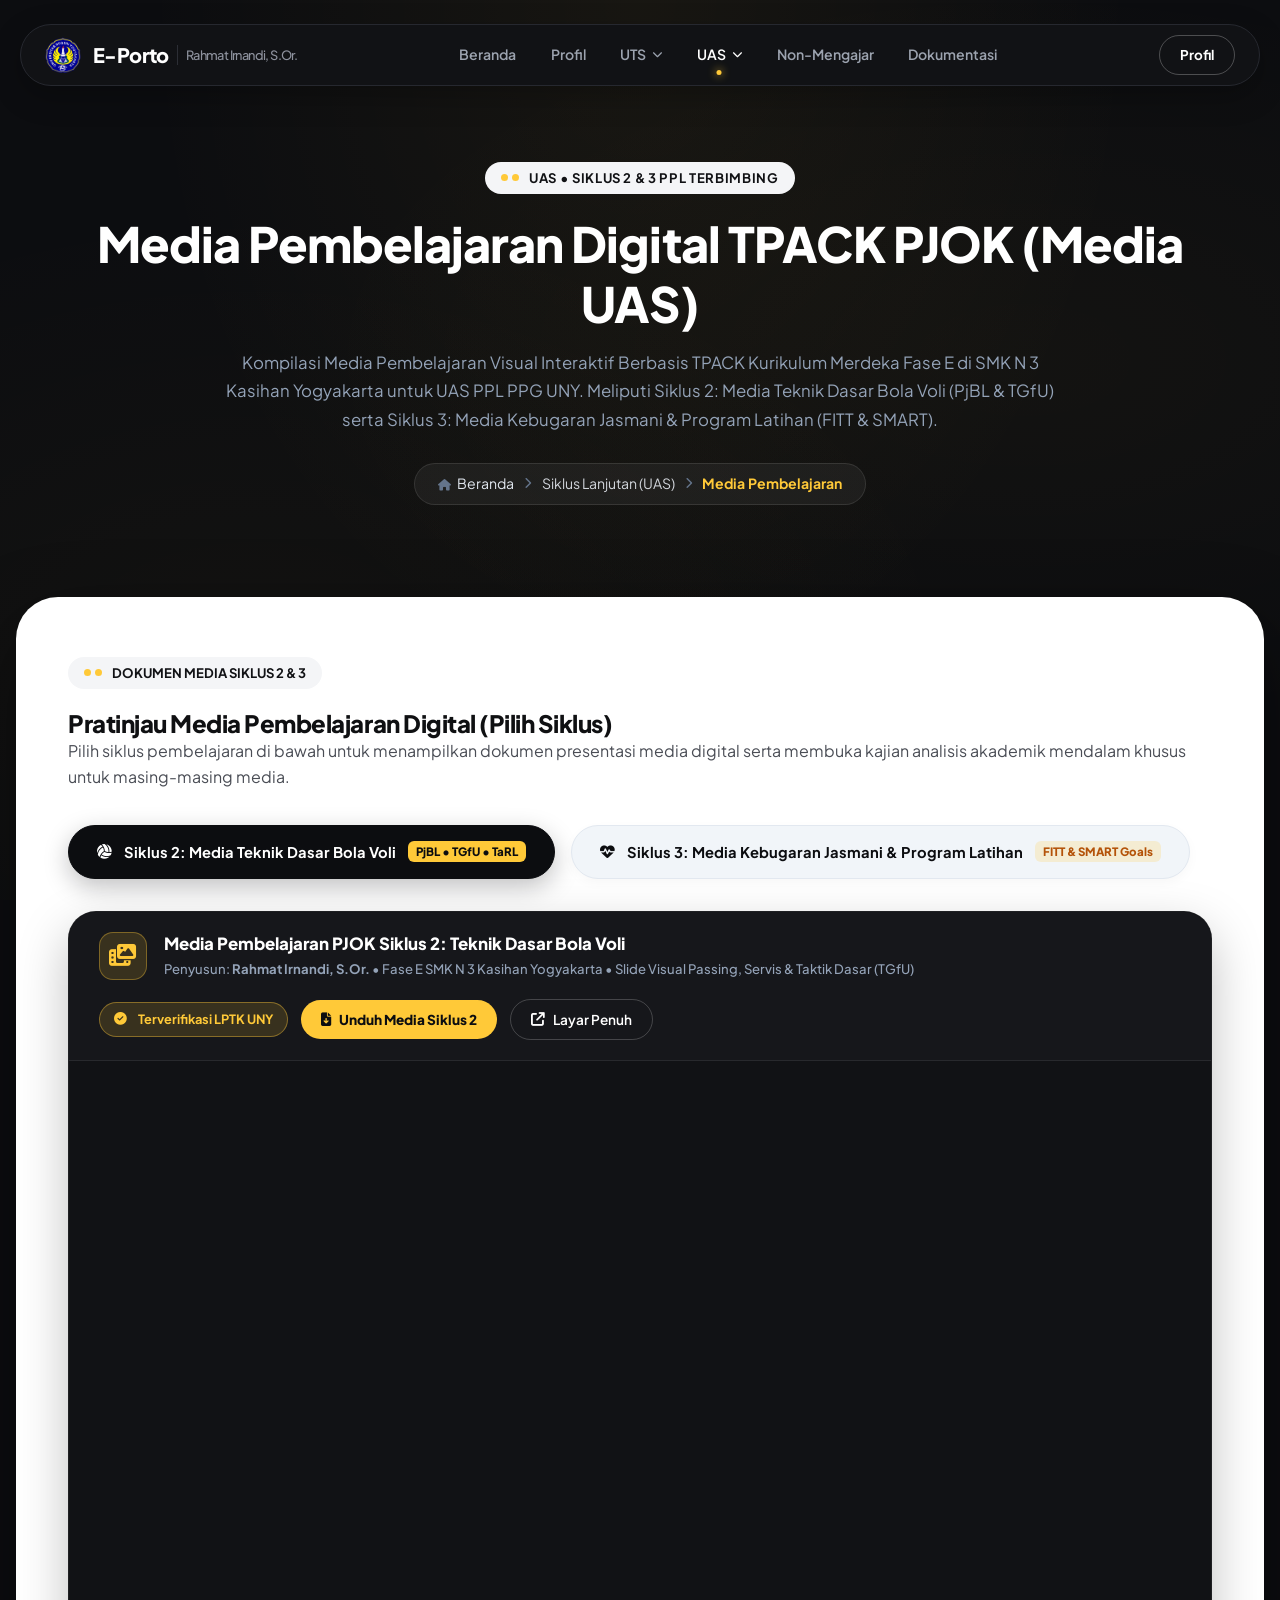
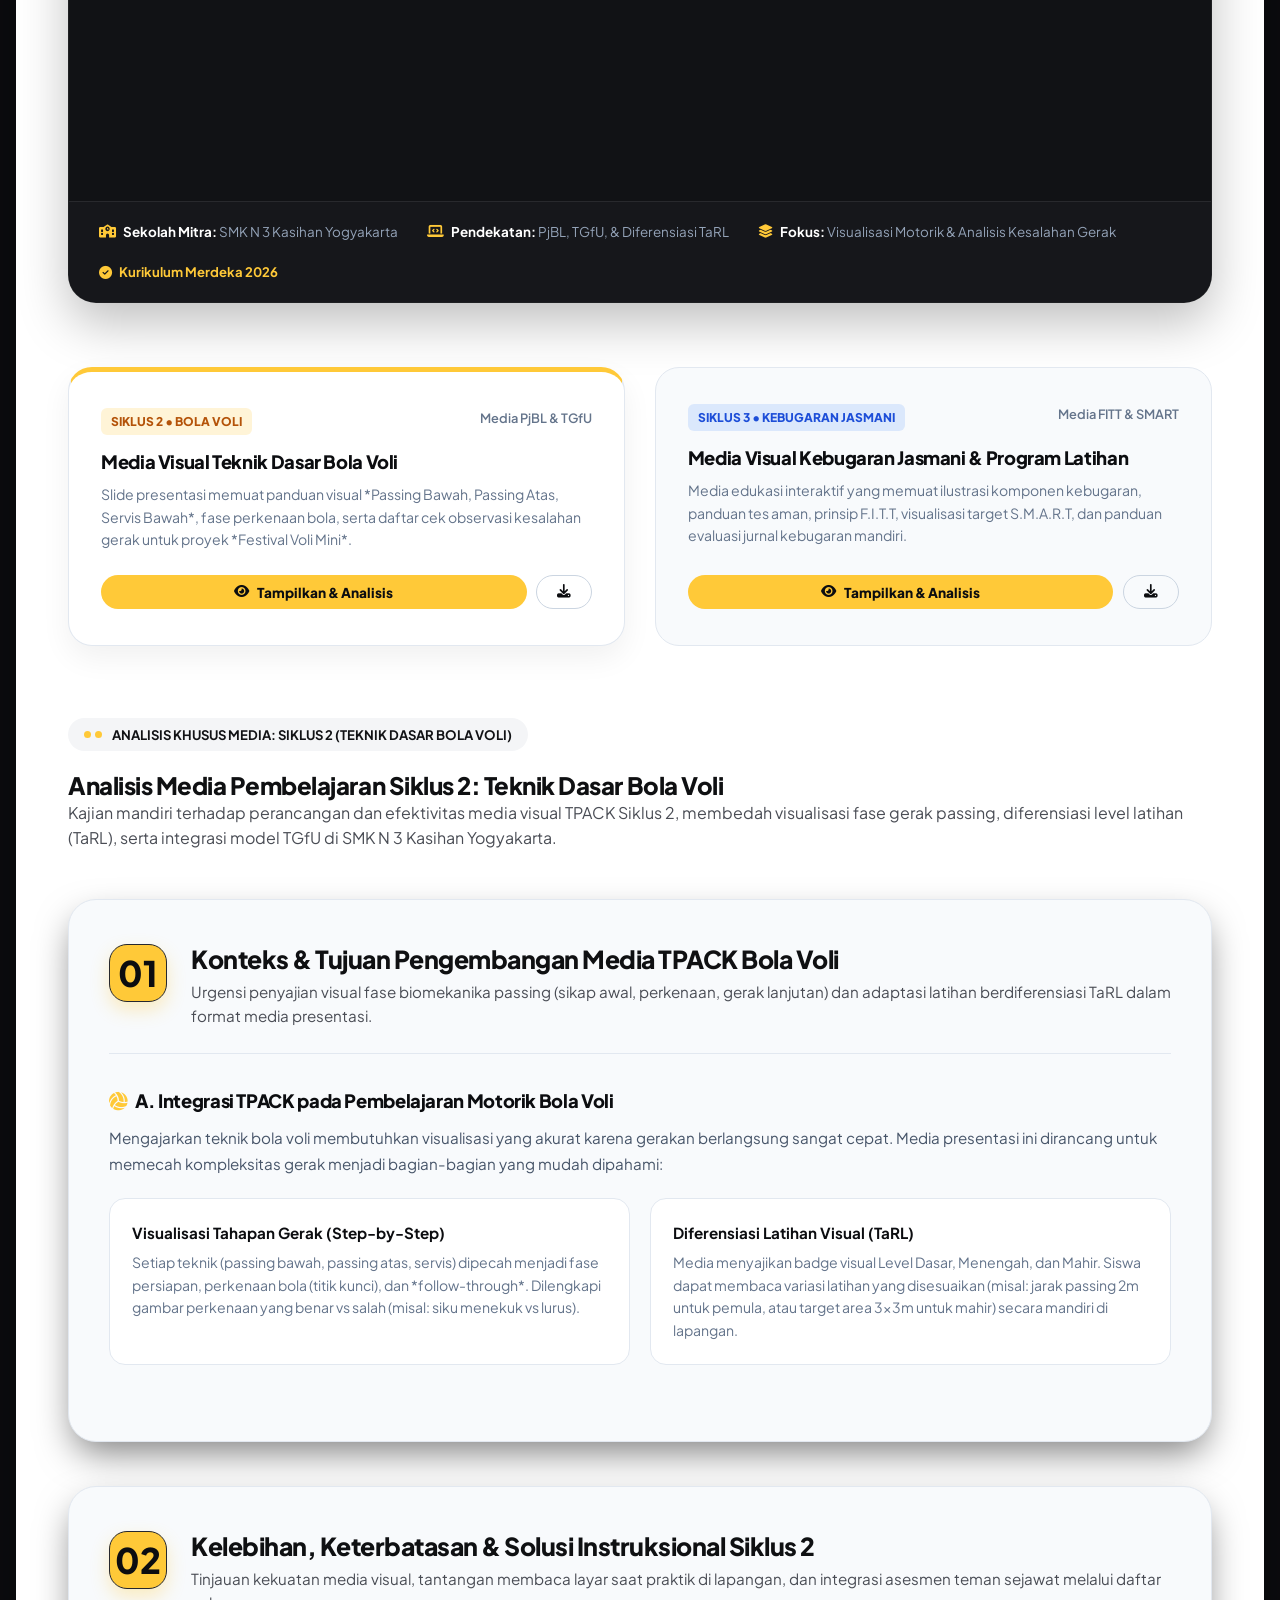
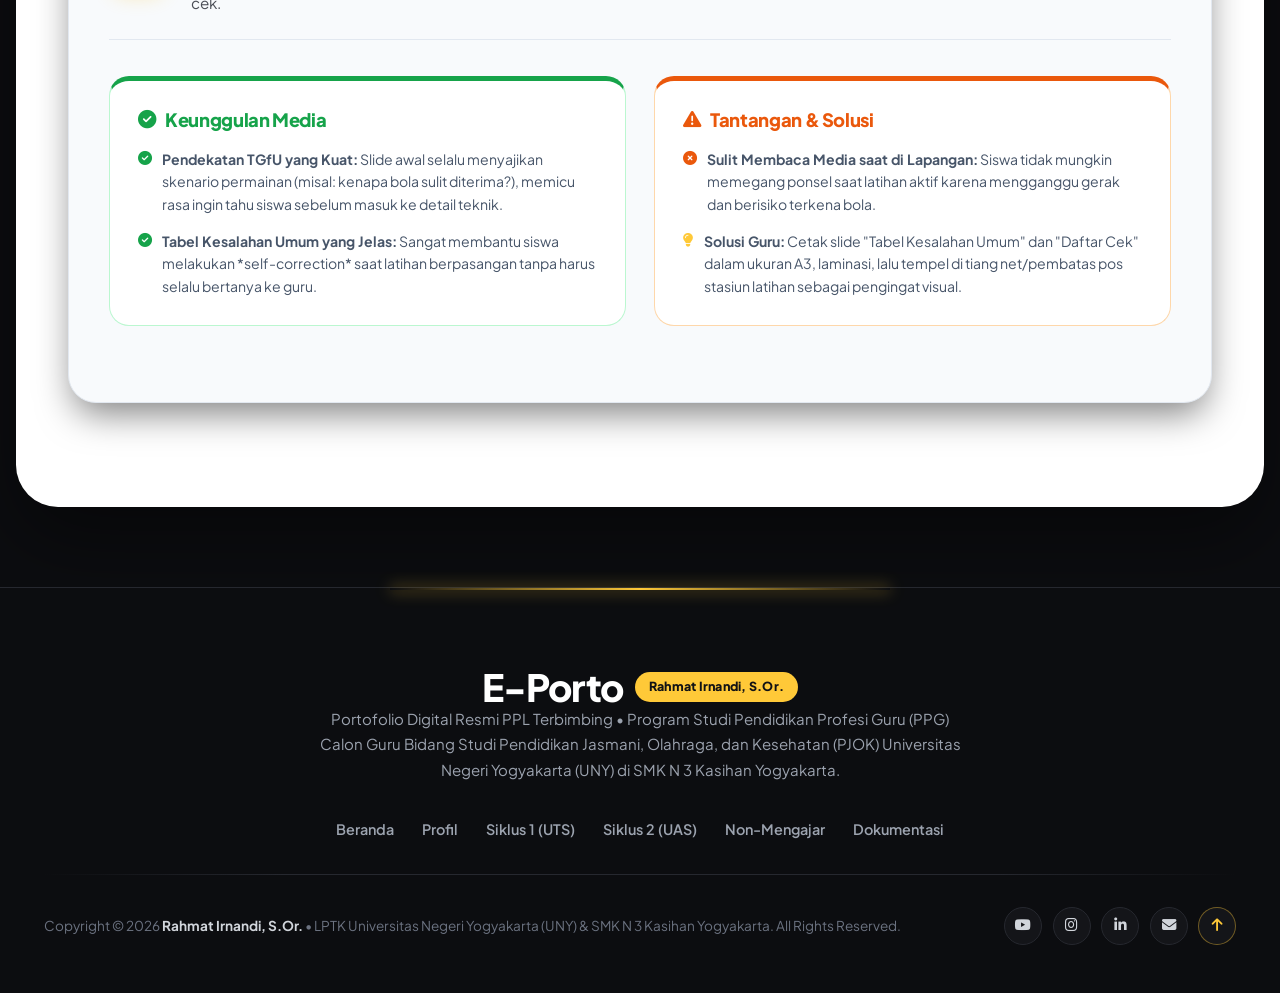
<file: UAS/media.html>
<!doctype html>
<html lang="id">
  <head>
    <meta charset="UTF-8" />
    <meta name="viewport" content="width=device-width, initial-scale=1.0" />
    <title>UAS - Media Pembelajaran Digital TPACK PJOK (Siklus 2 & 3) | Rahmat Irnandi, S.Or. - PPG PJOK UNY</title>

    <link rel="icon" type="image/png" href="../logo.png" />
    <link rel="preconnect" href="https://fonts.googleapis.com" />
    <link rel="preconnect" href="https://fonts.gstatic.com" crossorigin />
    <link href="https://fonts.googleapis.com/css2?family=Plus+Jakarta+Sans:wght@300;400;500;600;700;800&display=swap" rel="stylesheet" />
    <link rel="stylesheet" href="https://cdnjs.cloudflare.com/ajax/libs/font-awesome/6.5.1/css/all.min.css" />
    <link rel="stylesheet" href="../css/style.css" />

    <style>
      .standalone-navbar-wrap {
        padding: 1.5rem 0 0.5rem 0;
        position: relative;
        z-index: 1000;
      }
      .navbar-capsule {
        overflow: visible !important;
      }
      .nav-item-dropdown {
        position: relative;
      }
      .nav-item-dropdown::after {
        content: "";
        position: absolute;
        top: 100%;
        left: 0;
        right: 0;
        height: 18px;
      }

      /* Modular Pure White Island for Media UAS (<main>) */
      .ut-page-island {
        max-width: 1280px;
        margin: 2.5rem auto 5rem auto;
        padding: 3.75rem 3.25rem;
        background: #ffffff;
        border-radius: 42px;
        box-shadow: 0 30px 80px rgba(0, 0, 0, 0.45);
        position: relative;
        overflow: visible !important;
      }

      /* Subpage Hero Header */
      .ut-hero-header {
        padding: 2.75rem 0 3.25rem 0;
        text-align: center;
        position: relative;
      }
      .ut-hero-title {
        font-size: clamp(2.2rem, 3.8vw, 3.2rem);
        font-weight: 800;
        color: #ffffff;
        margin-bottom: 0.85rem;
        letter-spacing: -0.02em;
        line-height: 1.25;
      }
      .ut-hero-desc {
        max-width: 860px;
        margin: 0 auto 1.75rem auto;
        font-size: 1.05rem;
        line-height: 1.7;
        color: #94a3b8;
      }

      /* Breadcrumb */
      .ut-breadcrumb {
        display: inline-flex;
        align-items: center;
        gap: 0.65rem;
        background: rgba(255, 255, 255, 0.05);
        border: 1px solid rgba(255, 255, 255, 0.1);
        padding: 0.55rem 1.4rem;
        border-radius: 999px;
        font-size: 0.88rem;
      }
      .ut-breadcrumb a {
        color: #e2e8f0;
        text-decoration: none;
        transition: color 0.2s ease;
      }
      .ut-breadcrumb a:hover {
        color: #ffc938;
      }
      .ut-breadcrumb i {
        font-size: 0.72rem;
        color: #64748b;
      }
      .ut-breadcrumb .current {
        color: #ffc938;
        font-weight: 700;
      }

      /* Cycle Switcher Tabs for UAS */
      .uas-tabs-wrapper {
        display: flex;
        gap: 1rem;
        margin-bottom: 2rem;
        flex-wrap: wrap;
      }
      .uas-tab-btn {
        background: #f1f5f9;
        border: 1px solid #e2e8f0;
        color: #0c0d10;
        padding: 0.95rem 1.75rem;
        border-radius: 999px;
        font-size: 0.92rem;
        font-weight: 700;
        cursor: pointer;
        display: inline-flex;
        align-items: center;
        gap: 0.75rem;
        transition: all 0.2s ease;
        box-shadow: 0 4px 12px rgba(0, 0, 0, 0.03);
      }
      .uas-tab-btn:hover {
        background: #ffffff;
        border-color: #ffc938;
        transform: translateY(-2px);
        box-shadow: 0 8px 20px rgba(0, 0, 0, 0.06);
      }
      .uas-tab-btn.active {
        background: #0c0d10;
        color: #ffffff;
        border-color: #0c0d10;
        box-shadow: 0 8px 24px rgba(12, 13, 16, 0.25);
      }
      .uas-tab-badge {
        background: rgba(255, 201, 56, 0.2);
        color: #b45309;
        font-size: 0.72rem;
        padding: 3px 8px;
        border-radius: 6px;
        font-weight: 800;
      }
      .uas-tab-btn.active .uas-tab-badge {
        background: #ffc938;
        color: #0c0d10;
      }

      /* Custom High-Contrast PDF Viewer Card */
      .pdf-viewer-card {
        background: #0c0d10;
        border-radius: 28px;
        overflow: hidden;
        box-shadow: 0 20px 50px rgba(0, 0, 0, 0.25);
        border: 1px solid rgba(255, 255, 255, 0.08);
        margin-bottom: 4rem;
      }
      .pdf-viewer-toolbar {
        background: #16171b;
        padding: 1.25rem 1.85rem;
        display: flex;
        align-items: center;
        justify-content: space-between;
        flex-wrap: wrap;
        gap: 1.2rem;
        border-bottom: 1px solid rgba(255, 255, 255, 0.08);
      }
      .pdf-toolbar-info {
        display: flex;
        align-items: center;
        gap: 1.1rem;
      }
      .pdf-toolbar-icon {
        width: 48px;
        height: 48px;
        background: rgba(255, 201, 56, 0.15);
        border: 1px solid rgba(255, 201, 56, 0.35);
        border-radius: 14px;
        display: flex;
        align-items: center;
        justify-content: center;
        color: #ffc938;
        font-size: 1.35rem;
        flex-shrink: 0;
      }
      .pdf-toolbar-title {
        color: #ffffff;
        font-size: 1.05rem;
        font-weight: 800;
        margin-bottom: 0.2rem;
      }
      .pdf-toolbar-sub {
        color: #94a3b8;
        font-size: 0.82rem;
      }
      .pdf-toolbar-actions {
        display: flex;
        align-items: center;
        gap: 0.8rem;
        flex-wrap: wrap;
      }
      .btn-nexis-yellow {
        background: #ffc938;
        color: #0c0d10;
        font-weight: 800;
        padding: 0.55rem 1.25rem;
        border-radius: 999px;
        font-size: 0.85rem;
        text-decoration: none;
        display: inline-flex;
        align-items: center;
        gap: 0.5rem;
        transition: all 0.2s ease;
        border: none;
      }
      .btn-nexis-yellow:hover {
        background: #f59e0b;
        transform: translateY(-2px);
        box-shadow: 0 8px 20px rgba(255, 201, 56, 0.35);
      }
      .btn-nexis-outline {
        background: transparent;
        color: #ffffff;
        border: 1px solid rgba(255, 255, 255, 0.2);
        font-weight: 600;
        padding: 0.55rem 1.25rem;
        border-radius: 999px;
        font-size: 0.85rem;
        text-decoration: none;
        display: inline-flex;
        align-items: center;
        gap: 0.5rem;
        transition: all 0.2s ease;
      }
      .btn-nexis-outline:hover {
        border-color: #ffc938;
        color: #ffc938;
        background: rgba(255, 201, 56, 0.05);
      }
      .pdf-frame-wrapper {
        width: 100%;
        height: 740px;
        background: #111215;
        position: relative;
      }
      .pdf-frame-wrapper iframe {
        width: 100%;
        height: 100%;
        border: none;
      }
      .pdf-metadata-bar {
        background: #16171b;
        padding: 1.15rem 1.85rem;
        display: flex;
        align-items: center;
        justify-content: space-between;
        flex-wrap: wrap;
        gap: 1rem;
        border-top: 1px solid rgba(255, 255, 255, 0.08);
      }
      .pdf-meta-item {
        font-size: 0.84rem;
        color: #94a3b8;
        display: inline-flex;
        align-items: center;
        gap: 0.45rem;
      }
      .pdf-meta-item strong {
        color: #ffffff;
      }

      /* Cycle summary cards */
      .uas-cycles-summary-grid {
        display: grid;
        grid-template-columns: repeat(auto-fit, minmax(320px, 1fr));
        gap: 1.85rem;
        margin-top: 3.5rem;
      }
      .uas-cycle-summary-card {
        background: #f8fafc;
        border: 1px solid #e2e8f0;
        border-radius: 24px;
        padding: 2.25rem 2rem;
        display: flex;
        flex-direction: column;
        transition: all 0.2s ease;
      }
      .uas-cycle-summary-card:hover {
        transform: translateY(-4px);
        border-color: #ffc938;
        box-shadow: 0 15px 35px rgba(0, 0, 0, 0.05);
      }
      .uas-cycle-summary-card.active-card {
        border-top: 5px solid #ffc938;
        background: #ffffff;
        box-shadow: 0 12px 30px rgba(0, 0, 0, 0.06);
      }

      /* Analysis Cycle Switch Container */
      .analysis-cycle-container {
        display: none;
        animation: fadeInAnalysis 0.35s ease;
      }
      .analysis-cycle-container.active {
        display: block;
      }
      @keyframes fadeInAnalysis {
        from {
          opacity: 0;
          transform: translateY(8px);
        }
        to {
          opacity: 1;
          transform: translateY(0);
        }
      }

      /* Academic Analysis Sections */
      .analysis-module-card {
        background: #f8fafc;
        border-radius: 28px;
        border: 1px solid #e2e8f0;
        padding: 2.75rem 2.5rem;
        margin-bottom: 2.75rem;
        transition: all 0.3s ease;
      }
      .analysis-module-card:hover {
        box-shadow: 0 15px 35px rgba(0, 0, 0, 0.05);
        border-color: #cbd5e1;
      }
      .analysis-module-header {
        display: flex;
        align-items: flex-start;
        gap: 1.5rem;
        margin-bottom: 2.25rem;
        border-bottom: 1px solid #e2e8f0;
        padding-bottom: 1.5rem;
      }
      .analysis-module-num {
        font-size: 2.2rem;
        font-weight: 900;
        color: #0c0d10;
        line-height: 1;
        background: #ffc938;
        width: 58px;
        height: 58px;
        border-radius: 18px;
        display: flex;
        align-items: center;
        justify-content: center;
        flex-shrink: 0;
        box-shadow: 0 8px 18px rgba(255, 201, 56, 0.3);
      }
      .analysis-module-title {
        font-size: 1.55rem;
        font-weight: 800;
        color: #0c0d10;
        margin-bottom: 0.35rem;
      }
      .analysis-module-desc {
        font-size: 0.95rem;
        color: #64748b;
        line-height: 1.6;
        margin: 0;
      }

      /* Theory Grid Inside Analysis */
      .theory-grid {
        display: grid;
        grid-template-columns: repeat(auto-fit, minmax(320px, 1fr));
        gap: 1.5rem;
      }
      .theory-card {
        background: #ffffff;
        border-radius: 20px;
        padding: 1.75rem;
        border: 1px solid #e2e8f0;
        transition:
          transform 0.2s ease,
          box-shadow 0.2s ease;
      }
      .theory-card:hover {
        transform: translateY(-4px);
        box-shadow: 0 12px 30px rgba(0, 0, 0, 0.06);
        border-color: #ffc938;
      }
      .theory-badge {
        display: inline-flex;
        align-items: center;
        background: rgba(255, 201, 56, 0.18);
        color: #92400e;
        font-size: 0.75rem;
        font-weight: 800;
        padding: 4px 10px;
        border-radius: 999px;
        margin-bottom: 0.85rem;
      }
      .theory-title {
        font-size: 1.1rem;
        font-weight: 800;
        color: #0c0d10;
        margin-bottom: 0.6rem;
      }
      .theory-desc {
        font-size: 0.88rem;
        color: #475569;
        line-height: 1.65;
        margin: 0;
      }

      @media (max-width: 860px) {
        .ut-page-island {
          padding: 2.25rem 1.25rem;
          margin: 1.5rem auto 3rem auto;
          border-radius: 28px;
        }
        .pdf-frame-wrapper {
          height: 480px;
        }
        .analysis-module-card {
          padding: 1.75rem 1.25rem;
        }
        .analysis-module-header {
          flex-direction: column;
          gap: 1rem;
        }
      }
    </style>
  </head>
  <body>
    <!-- =================================================================
       1. STANDALONE CAPSULE NAVBAR (Matching index.html Exactly)
       ================================================================= -->
    <header class="navbar container standalone-navbar-wrap">
      <div class="navbar-capsule">
        <a href="../index.html" class="brand-nexis">
          <img src="../logo.png" alt="Logo UNY" class="brand-logo-img" onerror="this.src = '../logo navbar.png'" />
          <span class="brand-nexis-text">
            E-Porto
            <span class="brand-nexis-sub">Rahmat Irnandi, S.Or.</span>
          </span>
        </a>

        <nav>
          <ul class="nav-links">
            <li><a href="../index.html" class="nav-link">Beranda</a></li>
            <li><a href="../profil.html" class="nav-link">Profil</a></li>

            <!-- UTS Dropdown -->
            <li class="nav-item-dropdown">
              <a href="javascript:void(0)" class="nav-link dropdown-toggle" role="button"> UTS <i class="fa-solid fa-chevron-down chevron-icon"></i> </a>
              <ul class="dropdown-menu">
                <li>
                  <a href="../UTS/rancangan.html" class="dropdown-item"><i class="fa-solid fa-book-bookmark"></i> Rancangan Modul</a>
                </li>
                <li>
                  <a href="../UTS/materi.html" class="dropdown-item"><i class="fa-solid fa-book-open"></i> Materi Ajar</a>
                </li>
                <li>
                  <a href="../UTS/media.html" class="dropdown-item"><i class="fa-solid fa-photo-film"></i> Media TPACK</a>
                </li>
                <li>
                  <a href="../UTS/instrumen.html" class="dropdown-item"><i class="fa-solid fa-clipboard-check"></i> Instrumen Asesmen</a>
                </li>
                <li>
                  <a href="../UTS/video.html" class="dropdown-item"><i class="fa-solid fa-circle-play"></i> Video Praktik</a>
                </li>
              </ul>
            </li>

            <!-- UAS Dropdown (Active) -->
            <li class="nav-item-dropdown active">
              <a href="javascript:void(0)" class="nav-link dropdown-toggle active" role="button"> UAS <i class="fa-solid fa-chevron-down chevron-icon"></i> </a>
              <ul class="dropdown-menu">
                <li>
                  <a href="rancangan.html" class="dropdown-item"><i class="fa-solid fa-book-bookmark"></i> Rancangan Modul</a>
                </li>
                <li>
                  <a href="materi.html" class="dropdown-item"><i class="fa-solid fa-book-open"></i> Materi Ajar</a>
                </li>
                <li>
                  <a href="media.html" class="dropdown-item active"><i class="fa-solid fa-photo-film"></i> Media TPACK</a>
                </li>
                <li>
                  <a href="instrumen.html" class="dropdown-item"><i class="fa-solid fa-clipboard-check"></i> Instrumen Asesmen</a>
                </li>
                <li>
                  <a href="video.html" class="dropdown-item"><i class="fa-solid fa-circle-play"></i> Video Praktik</a>
                </li>
              </ul>
            </li>

            <li><a href="../non-mengajar.html" class="nav-link">Non-Mengajar</a></li>
            <li><a href="../dokumentasi.html" class="nav-link">Dokumentasi</a></li>
          </ul>
        </nav>

        <div class="nav-actions">
          <a href="../profil.html" class="btn-nav-quote"> Profil </a>
          <button class="mobile-toggle" aria-label="Toggle Navigation">
            <i class="fa-solid fa-bars"></i>
          </button>
        </div>
      </div>
    </header>

    <!-- =================================================================
       2. SUBPAGE HERO HEADER & BREADCRUMB
       ================================================================= -->
    <section class="ut-hero-header">
      <div class="container">
        <div class="badge-pill-group" style="justify-content: center; margin-bottom: 1.25rem">
          <span class="twin-dot-icon"> <span></span><span></span> </span>
          <span style="font-weight: 700; letter-spacing: 0.05em">UAS • SIKLUS 2 & 3 PPL TERBIMBING</span>
        </div>

        <h1 class="ut-hero-title">Media Pembelajaran Digital TPACK PJOK (Media UAS)</h1>
        <p class="ut-hero-desc">
          Kompilasi Media Pembelajaran Visual Interaktif Berbasis TPACK Kurikulum Merdeka Fase E di SMK N 3 Kasihan Yogyakarta untuk UAS PPL PPG UNY. Meliputi Siklus 2: Media Teknik Dasar Bola Voli (PjBL & TGfU) serta Siklus 3: Media
          Kebugaran Jasmani & Program Latihan (FITT & SMART).
        </p>

        <div class="ut-breadcrumb">
          <a href="../index.html"><i class="fa-solid fa-house" style="margin-right: 4px"></i> Beranda</a>
          <i class="fa-solid fa-chevron-right"></i>
          <span>Siklus Lanjutan (UAS)</span>
          <i class="fa-solid fa-chevron-right"></i>
          <span class="current">Media Pembelajaran</span>
        </div>
      </div>
    </section>

    <!-- =================================================================
       3. MAIN MODULAR WHITE ISLAND (<main>)
       ================================================================= -->
    <main class="island-white ut-page-island reveal-init">
      <!-- =============================================================
         A. MULTI-SIKLUS INTERACTIVE PDF VIEWER SECTION
         ============================================================= -->
      <section style="margin-bottom: 4.5rem">
        <div class="section-agency-head" style="margin-bottom: 2.25rem">
          <div class="badge-pill-group">
            <span class="twin-dot-icon"> <span></span><span></span> </span>
            <span>DOKUMEN MEDIA SIKLUS 2 & 3</span>
          </div>
          <h2 class="section-agency-title">Pratinjau Media Pembelajaran Digital (Pilih Siklus)</h2>
          <p class="section-agency-subtitle">Pilih siklus pembelajaran di bawah untuk menampilkan dokumen presentasi media digital serta membuka kajian analisis akademik mendalam khusus untuk masing-masing media.</p>
        </div>

        <!-- Cycle Switcher Tab Navigation -->
        <div class="uas-tabs-wrapper">
          <button id="tab-btn-2" class="uas-tab-btn active" onclick="switchUASMedia(2)">
            <i class="fa-solid fa-volleyball"></i> <span>Siklus 2: Media Teknik Dasar Bola Voli</span>
            <span class="uas-tab-badge">PjBL • TGfU • TaRL</span>
          </button>

          <button id="tab-btn-3" class="uas-tab-btn" onclick="switchUASMedia(3)">
            <i class="fa-solid fa-heart-pulse"></i> <span>Siklus 3: Media Kebugaran Jasmani & Program Latihan</span>
            <span class="uas-tab-badge">FITT & SMART Goals</span>
          </button>
        </div>

        <!-- PDF Viewer Container Card -->
        <div class="pdf-viewer-card">
          <!-- Toolbar -->
          <div class="pdf-viewer-toolbar">
            <div class="pdf-toolbar-info">
              <div class="pdf-toolbar-icon">
                <i class="fa-solid fa-photo-film"></i>
              </div>
              <div>
                <div id="uas-media-title" class="pdf-toolbar-title">Media Pembelajaran PJOK Siklus 2: Teknik Dasar Bola Voli</div>
                <div id="uas-media-sub" class="pdf-toolbar-sub">Penyusun: <strong>Rahmat Irnandi, S.Or.</strong> • Fase E SMK N 3 Kasihan Yogyakarta • Slide Visual Passing, Servis & Taktik Dasar (TGfU)</div>
              </div>
            </div>

            <div class="pdf-toolbar-actions">
              <span id="uas-meta-badge" class="tag-pill" style="background: rgba(255, 201, 56, 0.15); color: #ffc938; font-weight: 700; border: 1px solid rgba(255, 201, 56, 0.4); padding: 6px 14px; font-size: 0.8rem; border-radius: 999px">
                <i class="fa-solid fa-circle-check" style="margin-right: 5px"></i> Terverifikasi LPTK UNY
              </span>
              <a id="uas-download-btn" href="../Dokumen/Media Siklus 2.pdf" download="Media_Pembelajaran_PJOK_Siklus2_BolaVoli_RahmatIrnandi.pdf" class="btn-nexis-yellow">
                <i class="fa-solid fa-file-arrow-down"></i> Unduh Media Siklus 2
              </a>
              <a id="uas-fullscreen-btn" href="../Dokumen/Media Siklus 2.pdf" target="_blank" rel="noopener noreferrer" class="btn-nexis-outline"> <i class="fa-solid fa-arrow-up-right-from-square"></i> Layar Penuh </a>
            </div>
          </div>

          <!-- Embedded Frame -->
          <div class="pdf-frame-wrapper">
            <iframe id="uas-media-frame" src="../Dokumen/Media Siklus 2.pdf#toolbar=1&navpanes=0&scrollbar=1" title="Media Pembelajaran UAS Rahmat Irnandi, S.Or." loading="lazy">
              <p style="padding: 2.5rem; color: #ffffff; text-align: center">
                Peramban Anda tidak mendukung tampilan PDF langsung. Silakan
                <a id="uas-fallback-link" href="../Dokumen/Media Siklus 2.pdf" target="_blank" style="color: #ffc938; font-weight: bold; text-decoration: underline"> Klik di sini untuk mengunduh atau membuka Media Pembelajaran (.PDF) </a>.
              </p>
            </iframe>
          </div>

          <!-- Footer Metadata Bar -->
          <div class="pdf-metadata-bar">
            <div style="display: flex; align-items: center; gap: 1.8rem; flex-wrap: wrap">
              <div class="pdf-meta-item">
                <i class="fa-solid fa-school" style="color: #ffc938"></i>
                <span><strong>Sekolah Mitra:</strong> SMK N 3 Kasihan Yogyakarta</span>
              </div>
              <div class="pdf-meta-item">
                <i class="fa-solid fa-laptop-code" style="color: #ffc938"></i>
                <span><strong>Pendekatan:</strong> <span id="uas-meta-method">PjBL, TGfU, & Diferensiasi TaRL</span></span>
              </div>
              <div class="pdf-meta-item">
                <i class="fa-solid fa-layer-group" style="color: #ffc938"></i>
                <span><strong>Fokus:</strong> <span id="uas-meta-pages">Visualisasi Motorik & Analisis Kesalahan Gerak</span></span>
              </div>
            </div>
            <div>
              <span style="font-size: 0.82rem; color: #ffc938; font-weight: 700"> <i class="fa-solid fa-circle-check" style="margin-right: 5px"></i> Kurikulum Merdeka 2026 </span>
            </div>
          </div>
        </div>

        <!-- 2 Summary Cards -->
        <div class="uas-cycles-summary-grid">
          <!-- Card Siklus 2 -->
          <div id="summary-card-2" class="uas-cycle-summary-card active-card">
            <div style="display: flex; justify-content: space-between; align-items: flex-start; margin-bottom: 1rem">
              <span class="tag-pill" style="background: rgba(255, 201, 56, 0.2); color: #b45309; font-weight: 800; padding: 4px 10px; border-radius: 6px; font-size: 0.75rem"> SIKLUS 2 • BOLA VOLI </span>
              <span style="font-size: 0.8rem; color: #64748b; font-weight: 600">Media PjBL & TGfU</span>
            </div>
            <h4 style="font-size: 1.15rem; font-weight: 800; color: #0c0d10; margin-bottom: 0.6rem">Media Visual Teknik Dasar Bola Voli</h4>
            <p style="font-size: 0.88rem; color: #64748b; line-height: 1.6; margin-bottom: 1.5rem; flex: 1">
              Slide presentasi memuat panduan visual *Passing Bawah, Passing Atas, Servis Bawah*, fase perkenaan bola, serta daftar cek observasi kesalahan gerak untuk proyek *Festival Voli Mini*.
            </p>
            <div style="display: flex; gap: 0.6rem">
              <button class="btn-nexis-yellow" style="flex: 1; justify-content: center" onclick="switchUASMedia(2)"><i class="fa-solid fa-eye"></i> Tampilkan & Analisis</button>
              <a href="../Dokumen/Media Siklus 2.pdf" download="Media_PJOK_Siklus2_BolaVoli.pdf" class="btn-nexis-outline" style="color: #0c0d10; border-color: #cbd5e1" aria-label="Unduh Media Siklus 2">
                <i class="fa-solid fa-download"></i>
              </a>
            </div>
          </div>

          <!-- Card Siklus 3 -->
          <div id="summary-card-3" class="uas-cycle-summary-card">
            <div style="display: flex; justify-content: space-between; align-items: flex-start; margin-bottom: 1rem">
              <span class="tag-pill" style="background: rgba(59, 130, 246, 0.15); color: #1d4ed8; font-weight: 800; padding: 4px 10px; border-radius: 6px; font-size: 0.75rem"> SIKLUS 3 • KEBUGARAN JASMANI </span>
              <span style="font-size: 0.8rem; color: #64748b; font-weight: 600">Media FITT & SMART</span>
            </div>
            <h4 style="font-size: 1.15rem; font-weight: 800; color: #0c0d10; margin-bottom: 0.6rem">Media Visual Kebugaran Jasmani & Program Latihan</h4>
            <p style="font-size: 0.88rem; color: #64748b; line-height: 1.6; margin-bottom: 1.5rem; flex: 1">
              Media edukasi interaktif yang memuat ilustrasi komponen kebugaran, panduan tes aman, prinsip F.I.T.T, visualisasi target S.M.A.R.T, dan panduan evaluasi jurnal kebugaran mandiri.
            </p>
            <div style="display: flex; gap: 0.6rem">
              <button class="btn-nexis-yellow" style="flex: 1; justify-content: center" onclick="switchUASMedia(3)"><i class="fa-solid fa-eye"></i> Tampilkan & Analisis</button>
              <a href="../Dokumen/Media Siklus 3.pdf" download="Media_PJOK_Siklus3_KebugaranJasmani.pdf" class="btn-nexis-outline" style="color: #0c0d10; border-color: #cbd5e1" aria-label="Unduh Media Siklus 3">
                <i class="fa-solid fa-download"></i>
              </a>
            </div>
          </div>
        </div>
      </section>

      <!-- =============================================================
         B. SEPARATE INDIVIDUAL ACADEMIC ANALYSES
         ============================================================= -->
      <section>
        <div class="section-agency-head" style="margin-bottom: 3rem">
          <div class="badge-pill-group">
            <span class="twin-dot-icon"> <span></span><span></span> </span>
            <span id="analysis-media-badge">ANALISIS KHUSUS MEDIA: SIKLUS 2 (TEKNIK DASAR BOLA VOLI)</span>
          </div>
          <h2 id="analysis-media-main-title" class="section-agency-title">Analisis Media Pembelajaran Siklus 2: Teknik Dasar Bola Voli</h2>
          <p id="analysis-media-subtitle" class="section-agency-subtitle">
            Kajian mandiri terhadap perancangan dan efektivitas media visual TPACK Siklus 2, membedah visualisasi fase gerak passing, diferensiasi level latihan (TaRL), serta integrasi model TGfU di SMK N 3 Kasihan Yogyakarta.
          </p>
        </div>

        <!-- =========================================================
           CONTAINER ANALISIS MEDIA SIKLUS 2
           ========================================================= -->
        <div id="analysis-siklus-2" class="analysis-cycle-container active">
          <article class="analysis-module-card">
            <div class="analysis-module-header">
              <div class="analysis-module-num">01</div>
              <div>
                <h3 class="analysis-module-title">Konteks & Tujuan Pengembangan Media TPACK Bola Voli</h3>
                <p class="analysis-module-desc">Urgensi penyajian visual fase biomekanika passing (sikap awal, perkenaan, gerak lanjutan) dan adaptasi latihan berdiferensiasi TaRL dalam format media presentasi.</p>
              </div>
            </div>

            <div class="analysis-content-body">
              <div style="margin-bottom: 2rem">
                <h4 style="font-size: 1.15rem; font-weight: 800; color: #0c0d10; margin-bottom: 0.8rem">
                  <i class="fa-solid fa-volleyball" style="color: #ffc938; margin-right: 6px"></i> A. Integrasi TPACK pada Pembelajaran Motorik Bola Voli
                </h4>
                <p style="font-size: 0.95rem; color: #475569; line-height: 1.75; margin-bottom: 1.25rem">
                  Mengajarkan teknik bola voli membutuhkan visualisasi yang akurat karena gerakan berlangsung sangat cepat. Media presentasi ini dirancang untuk memecah kompleksitas gerak menjadi bagian-bagian yang mudah dipahami:
                </p>

                <div style="display: grid; grid-template-columns: repeat(auto-fit, minmax(280px, 1fr)); gap: 1.25rem">
                  <div style="background: #ffffff; border-radius: 16px; padding: 1.4rem; border-left: 5px solid #ffc938; border: 1px solid #e2e8f0">
                    <strong style="color: #0c0d10; display: block; font-size: 0.95rem; margin-bottom: 0.35rem"> Visualisasi Tahapan Gerak (Step-by-Step) </strong>
                    <p style="font-size: 0.88rem; color: #64748b; line-height: 1.6; margin: 0">
                      Setiap teknik (passing bawah, passing atas, servis) dipecah menjadi fase persiapan, perkenaan bola (titik kunci), dan *follow-through*. Dilengkapi gambar perkenaan yang benar vs salah (misal: siku menekuk vs lurus).
                    </p>
                  </div>

                  <div style="background: #ffffff; border-radius: 16px; padding: 1.4rem; border-left: 5px solid #10b981; border: 1px solid #e2e8f0">
                    <strong style="color: #0c0d10; display: block; font-size: 0.95rem; margin-bottom: 0.35rem"> Diferensiasi Latihan Visual (TaRL) </strong>
                    <p style="font-size: 0.88rem; color: #64748b; line-height: 1.6; margin: 0">
                      Media menyajikan badge visual Level Dasar, Menengah, dan Mahir. Siswa dapat membaca variasi latihan yang disesuaikan (misal: jarak passing 2m untuk pemula, atau target area 3x3m untuk mahir) secara mandiri di lapangan.
                    </p>
                  </div>
                </div>
              </div>
            </div>
          </article>

          <!-- Modul 2: Kelebihan dan Evaluasi -->
          <article class="analysis-module-card">
            <div class="analysis-module-header">
              <div class="analysis-module-num">02</div>
              <div>
                <h3 class="analysis-module-title">Kelebihan, Keterbatasan & Solusi Instruksional Siklus 2</h3>
                <p class="analysis-module-desc">Tinjauan kekuatan media visual, tantangan membaca layar saat praktik di lapangan, dan integrasi asesmen teman sejawat melalui daftar cek.</p>
              </div>
            </div>

            <div class="analysis-content-body">
              <div class="analysis-grid-2col" style="display: grid; grid-template-columns: repeat(auto-fit, minmax(320px, 1fr)); gap: 1.75rem; margin-bottom: 2rem">
                <div style="background: #ffffff; border: 1px solid #bbf7d0; border-radius: 20px; padding: 1.75rem; border-top: 5px solid #16a34a">
                  <h4 style="color: #16a34a; font-size: 1.15rem; font-weight: 800; margin-bottom: 1rem; display: flex; align-items: center; gap: 0.6rem"><i class="fa-solid fa-circle-check"></i> Keunggulan Media</h4>
                  <ul style="list-style: none; padding: 0; margin: 0; display: flex; flex-direction: column; gap: 0.9rem; font-size: 0.88rem; color: #475569; line-height: 1.6">
                    <li style="display: flex; gap: 0.65rem">
                      <i class="fa-solid fa-check-circle" style="color: #16a34a; margin-top: 3px"></i>
                      <div><strong>Pendekatan TGfU yang Kuat:</strong> Slide awal selalu menyajikan skenario permainan (misal: kenapa bola sulit diterima?), memicu rasa ingin tahu siswa sebelum masuk ke detail teknik.</div>
                    </li>
                    <li style="display: flex; gap: 0.65rem">
                      <i class="fa-solid fa-check-circle" style="color: #16a34a; margin-top: 3px"></i>
                      <div><strong>Tabel Kesalahan Umum yang Jelas:</strong> Sangat membantu siswa melakukan *self-correction* saat latihan berpasangan tanpa harus selalu bertanya ke guru.</div>
                    </li>
                  </ul>
                </div>

                <div style="background: #ffffff; border: 1px solid #fed7aa; border-radius: 20px; padding: 1.75rem; border-top: 5px solid #ea580c">
                  <h4 style="color: #ea580c; font-size: 1.15rem; font-weight: 800; margin-bottom: 1rem; display: flex; align-items: center; gap: 0.6rem"><i class="fa-solid fa-triangle-exclamation"></i> Tantangan & Solusi</h4>
                  <ul style="list-style: none; padding: 0; margin: 0; display: flex; flex-direction: column; gap: 0.9rem; font-size: 0.88rem; color: #475569; line-height: 1.6">
                    <li style="display: flex; gap: 0.65rem">
                      <i class="fa-solid fa-circle-xmark" style="color: #ea580c; margin-top: 3px"></i>
                      <div><strong>Sulit Membaca Media saat di Lapangan:</strong> Siswa tidak mungkin memegang ponsel saat latihan aktif karena mengganggu gerak dan berisiko terkena bola.</div>
                    </li>
                    <li style="display: flex; gap: 0.65rem">
                      <i class="fa-solid fa-lightbulb" style="color: #ffc938; margin-top: 3px"></i>
                      <div><strong>Solusi Guru:</strong> Cetak slide "Tabel Kesalahan Umum" dan "Daftar Cek" dalam ukuran A3, laminasi, lalu tempel di tiang net/pembatas pos stasiun latihan sebagai pengingat visual.</div>
                    </li>
                  </ul>
                </div>
              </div>
            </div>
          </article>
        </div>

        <!-- =========================================================
           CONTAINER ANALISIS MEDIA SIKLUS 3
           ========================================================= -->
        <div id="analysis-siklus-3" class="analysis-cycle-container">
          <article class="analysis-module-card">
            <div class="analysis-module-header">
              <div class="analysis-module-num">01</div>
              <div>
                <h3 class="analysis-module-title">Konteks & Tujuan Media Visual Kebugaran Jasmani (Siklus 3)</h3>
                <p class="analysis-module-desc">Penyajian infografis konsep FITT, komponen kesehatan, panduan SMART Goals, dan prosedur tes kebugaran aman untuk mendorong program latihan mandiri siswa.</p>
              </div>
            </div>

            <div class="analysis-content-body">
              <div style="margin-bottom: 2rem">
                <h4 style="font-size: 1.15rem; font-weight: 800; color: #0c0d10; margin-bottom: 0.8rem"><i class="fa-solid fa-heart-pulse" style="color: #ffc938; margin-right: 6px"></i> A. Visualisasi Data & Prinsip Latihan</h4>
                <p style="font-size: 0.95rem; color: #475569; line-height: 1.75; margin-bottom: 1.25rem">
                  Media pada Siklus 3 ini berfokus pada alih pengetahuan (*transfer of knowledge*) agar siswa mampu merancang program latihannya sendiri di luar jam sekolah.
                </p>

                <div style="display: grid; grid-template-columns: repeat(auto-fit, minmax(280px, 1fr)); gap: 1.25rem">
                  <div style="background: #ffffff; border-radius: 16px; padding: 1.4rem; border-left: 5px solid #3b82f6; border: 1px solid #e2e8f0">
                    <strong style="color: #0c0d10; display: block; font-size: 0.95rem; margin-bottom: 0.35rem"> Infografis S.M.A.R.T Goals </strong>
                    <p style="font-size: 0.88rem; color: #64748b; line-height: 1.6; margin: 0">
                      Membantu siswa mengubah target abstrak (misal: "ingin lebih bugar") menjadi target terukur (misal: "menambah level bleep test dari 4 ke 5 dalam 4 minggu") melalui panduan visual huruf S-M-A-R-T.
                    </p>
                  </div>

                  <div style="background: #ffffff; border-radius: 16px; padding: 1.4rem; border-left: 5px solid #ffc938; border: 1px solid #e2e8f0">
                    <strong style="color: #0c0d10; display: block; font-size: 0.95rem; margin-bottom: 0.35rem"> Visualisasi Prinsip F.I.T.T & Overload </strong>
                    <p style="font-size: 0.88rem; color: #64748b; line-height: 1.6; margin: 0">
                      Mengilustrasikan bahaya *overtraining* (berlebihan) vs *progressive overload* (peningkatan 5-10% bertahap) serta pentingnya hari pemulihan (*recovery*) agar terhindar dari cedera.
                    </p>
                  </div>
                </div>
              </div>
            </div>
          </article>
        </div>
      </section>
    </main>

    <!-- =================================================================
       4. NEXIS LUXURY FOOTER
       ================================================================= -->
    <footer class="footer-nexis">
      <div class="container footer-nexis-inner">
        <!-- Brand Mega Hero -->
        <div class="footer-nexis-brand-hero">
          <div class="footer-brand-title-wrap">
            <span class="footer-brand-title">E-Porto</span>
            <span class="footer-brand-badge">Rahmat Irnandi, S.Or.</span>
          </div>
          <p class="footer-brand-tagline">
            Portofolio Digital Resmi PPL Terbimbing • Program Studi Pendidikan Profesi Guru (PPG) Calon Guru Bidang Studi Pendidikan Jasmani, Olahraga, dan Kesehatan (PJOK) Universitas Negeri Yogyakarta (UNY) di SMK N 3 Kasihan Yogyakarta.
          </p>
        </div>

        <!-- Horizontal Nav Links -->
        <nav class="footer-nav-menu">
          <a href="../index.html" class="footer-nav-link">Beranda</a>
          <a href="../profil.html" class="footer-nav-link">Profil</a>
          <a href="../UTS/rancangan.html" class="footer-nav-link">Siklus 1 (UTS)</a>
          <a href="rancangan.html" class="footer-nav-link">Siklus 2 (UAS)</a>
          <a href="../non-mengajar.html" class="footer-nav-link">Non-Mengajar</a>
          <a href="../dokumentasi.html" class="footer-nav-link">Dokumentasi</a>
        </nav>

        <!-- Divider Line -->
        <div class="footer-nexis-divider"></div>

        <!-- Bottom Flex Bar -->
        <div class="footer-nexis-bottom-bar">
          <div class="footer-copyright-text">Copyright &copy; 2026 <strong>Rahmat Irnandi, S.Or.</strong> • LPTK Universitas Negeri Yogyakarta (UNY) & SMK N 3 Kasihan Yogyakarta. All Rights Reserved.</div>

          <!-- Social Icons on the Right -->
          <div class="footer-social-cluster">
            <a href="javascript:void(0)" onclick="showToast('YouTube Pembelajaran PJOK')" class="social-nexis-pill" aria-label="YouTube"><i class="fa-brands fa-youtube"></i></a>
            <a href="javascript:void(0)" onclick="showToast('Instagram Rahmat Irnandi')" class="social-nexis-pill" aria-label="Instagram"><i class="fa-brands fa-instagram"></i></a>
            <a href="javascript:void(0)" onclick="showToast('LinkedIn Rahmat Irnandi')" class="social-nexis-pill" aria-label="LinkedIn"><i class="fa-brands fa-linkedin-in"></i></a>
            <a href="mailto:rahmat.ppg@uny.ac.id" class="social-nexis-pill" aria-label="Email"><i class="fa-solid fa-envelope"></i></a>
            <a href="javascript:void(0)" onclick="window.scrollTo({ top: 0, behavior: 'smooth' })" class="social-nexis-pill scroll-top-pill" aria-label="Kembali ke Atas" title="Kembali ke Atas"><i class="fa-solid fa-arrow-up"></i></a>
          </div>
        </div>
      </div>
    </footer>

    <!-- Script for Cycle Switcher (Siklus 2 & Siklus 3) -->
    <script>
      function switchUASMedia(cycle) {
        const frame = document.getElementById("uas-media-frame");
        const title = document.getElementById("uas-media-title");
        const subtitle = document.getElementById("uas-media-sub");
        const downloadBtn = document.getElementById("uas-download-btn");
        const fullscreenBtn = document.getElementById("uas-fullscreen-btn");
        const fallbackLink = document.getElementById("uas-fallback-link");
        const metaBadge = document.getElementById("uas-meta-badge");
        const metaMethod = document.getElementById("uas-meta-method");
        const metaPages = document.getElementById("uas-meta-pages");

        const analysisBadge = document.getElementById("analysis-media-badge");
        const analysisMainTitle = document.getElementById("analysis-media-main-title");
        const analysisSubtitle = document.getElementById("analysis-media-subtitle");

        // Update active state on tab buttons
        document.querySelectorAll(".uas-tab-btn").forEach((btn) => btn.classList.remove("active"));
        const activeBtn = document.getElementById("tab-btn-" + cycle);
        if (activeBtn) activeBtn.classList.add("active");

        // Update active state on summary cards
        document.querySelectorAll(".uas-cycle-summary-card").forEach((card) => card.classList.remove("active-card"));
        const activeSummaryCard = document.getElementById("summary-card-" + cycle);
        if (activeSummaryCard) activeSummaryCard.classList.add("active-card");

        // Toggle separate analysis containers
        document.querySelectorAll(".analysis-cycle-container").forEach((container) => container.classList.remove("active"));
        const targetAnalysis = document.getElementById("analysis-siklus-" + cycle);
        if (targetAnalysis) targetAnalysis.classList.add("active");

        if (cycle === 2) {
          frame.src = "../Dokumen/Media Siklus 2.pdf#toolbar=1&navpanes=0&scrollbar=1";
          title.textContent = "Media Pembelajaran PJOK Siklus 2: Teknik Dasar Bola Voli";
          subtitle.innerHTML = "Penyusun: <strong>Rahmat Irnandi, S.Or.</strong> • Fase E SMK N 3 Kasihan Yogyakarta • Slide Visual Passing, Servis & Taktik Dasar (TGfU)";
          downloadBtn.href = "../Dokumen/Media Siklus 2.pdf";
          downloadBtn.setAttribute("download", "Media_Pembelajaran_PJOK_Siklus2_BolaVoli_RahmatIrnandi.pdf");
          downloadBtn.innerHTML = '<i class="fa-solid fa-file-arrow-down"></i> Unduh Media Siklus 2';
          fullscreenBtn.href = "../Dokumen/Media Siklus 2.pdf";
          if (fallbackLink) fallbackLink.href = "../Dokumen/Media Siklus 2.pdf";
          if (metaBadge) metaBadge.innerHTML = '<i class="fa-solid fa-circle-check" style="margin-right: 5px;"></i> Terverifikasi LPTK UNY';
          if (metaMethod) metaMethod.textContent = "PjBL, TGfU, & Diferensiasi TaRL";
          if (metaPages) metaPages.textContent = "Visualisasi Motorik & Analisis Kesalahan Gerak";

          if (analysisBadge) analysisBadge.textContent = "ANALISIS KHUSUS MEDIA: SIKLUS 2 (TEKNIK DASAR BOLA VOLI)";
          if (analysisMainTitle) analysisMainTitle.textContent = "Analisis Media Pembelajaran Siklus 2: Teknik Dasar Bola Voli";
          if (analysisSubtitle)
            analysisSubtitle.textContent =
              "Kajian mandiri terhadap perancangan dan efektivitas media visual TPACK Siklus 2, membedah visualisasi fase gerak passing, diferensiasi level latihan (TaRL), serta integrasi model TGfU di SMK N 3 Kasihan Yogyakarta.";
          showToast("Menampilkan Dokumen & Analisis Media Siklus 2: Bola Voli");
        } else if (cycle === 3) {
          frame.src = "../Dokumen/Media Siklus 3.pdf#toolbar=1&navpanes=0&scrollbar=1";
          title.textContent = "Media Pembelajaran PJOK Siklus 3: Kebugaran Jasmani & Program Latihan";
          subtitle.innerHTML = "Penyusun: <strong>Rahmat Irnandi, S.Or.</strong> • Fase E SMK N 3 Kasihan Yogyakarta • Visualisasi FITT, SMART Goals & Tes Kebugaran";
          downloadBtn.href = "../Dokumen/Media Siklus 3.pdf";
          downloadBtn.setAttribute("download", "Media_Pembelajaran_PJOK_Siklus3_KebugaranJasmani_RahmatIrnandi.pdf");
          downloadBtn.innerHTML = '<i class="fa-solid fa-file-arrow-down"></i> Unduh Media Siklus 3';
          fullscreenBtn.href = "../Dokumen/Media Siklus 3.pdf";
          if (fallbackLink) fallbackLink.href = "../Dokumen/Media Siklus 3.pdf";
          if (metaBadge) metaBadge.innerHTML = '<i class="fa-solid fa-circle-check" style="margin-right: 5px;"></i> Terverifikasi LPTK UNY';
          if (metaMethod) metaMethod.textContent = "Infografis FITT, SMART Goals & PjBL";
          if (metaPages) metaPages.textContent = "Panduan Tes Mandiri & Jurnal Latihan";

          if (analysisBadge) analysisBadge.textContent = "ANALISIS KHUSUS MEDIA: SIKLUS 3 (KEBUGARAN JASMANI)";
          if (analysisMainTitle) analysisMainTitle.textContent = "Analisis Media Pembelajaran Siklus 3: Kebugaran Jasmani & Program Latihan";
          if (analysisSubtitle)
            analysisSubtitle.textContent = "Kajian mandiri terhadap perancangan dan efektivitas media visual TPACK Siklus 3, membedah infografis FITT, visualisasi target SMART, dan panduan asesmen kebugaran mandiri siswa.";
          showToast("Menampilkan Dokumen & Analisis Media Siklus 3: Kebugaran Jasmani");
        }
      }
    </script>

    <!-- Scripts -->
    <script src="../js/main.js"></script>
  </body>
</html>
</file>
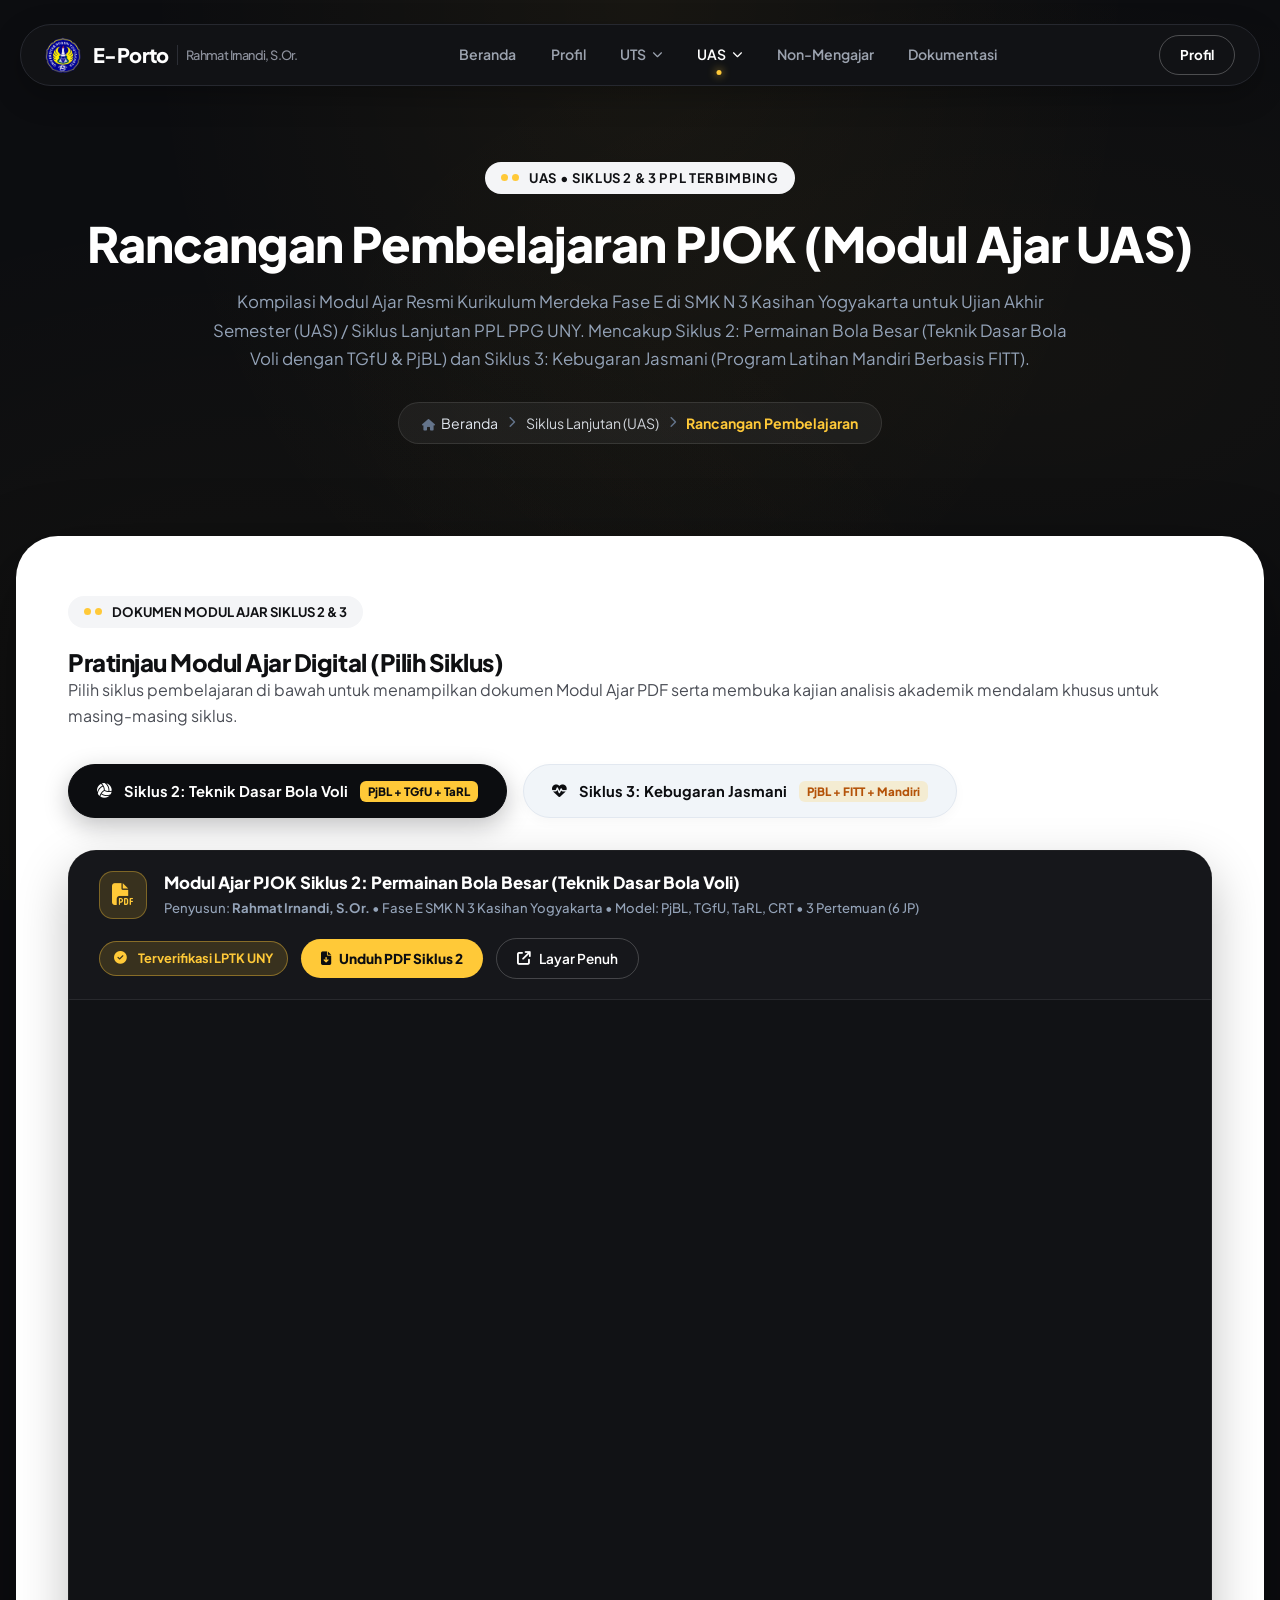
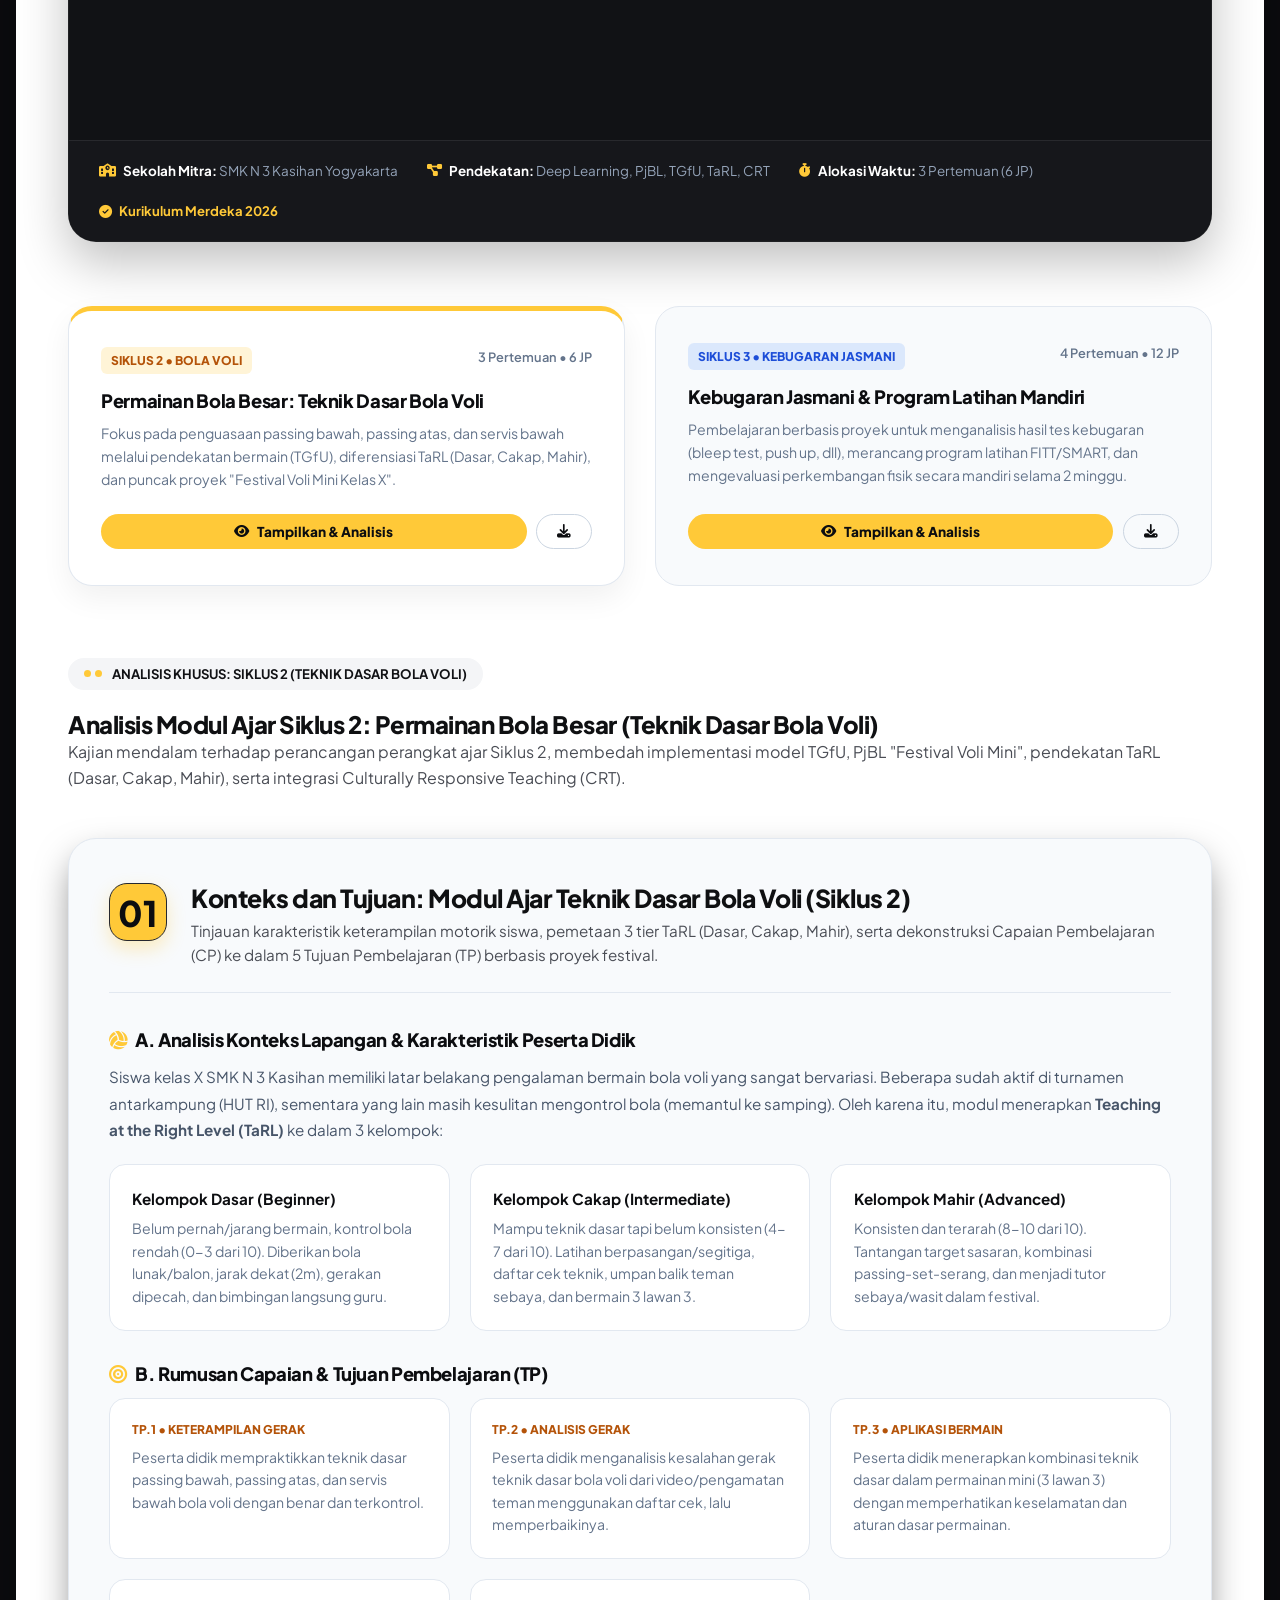
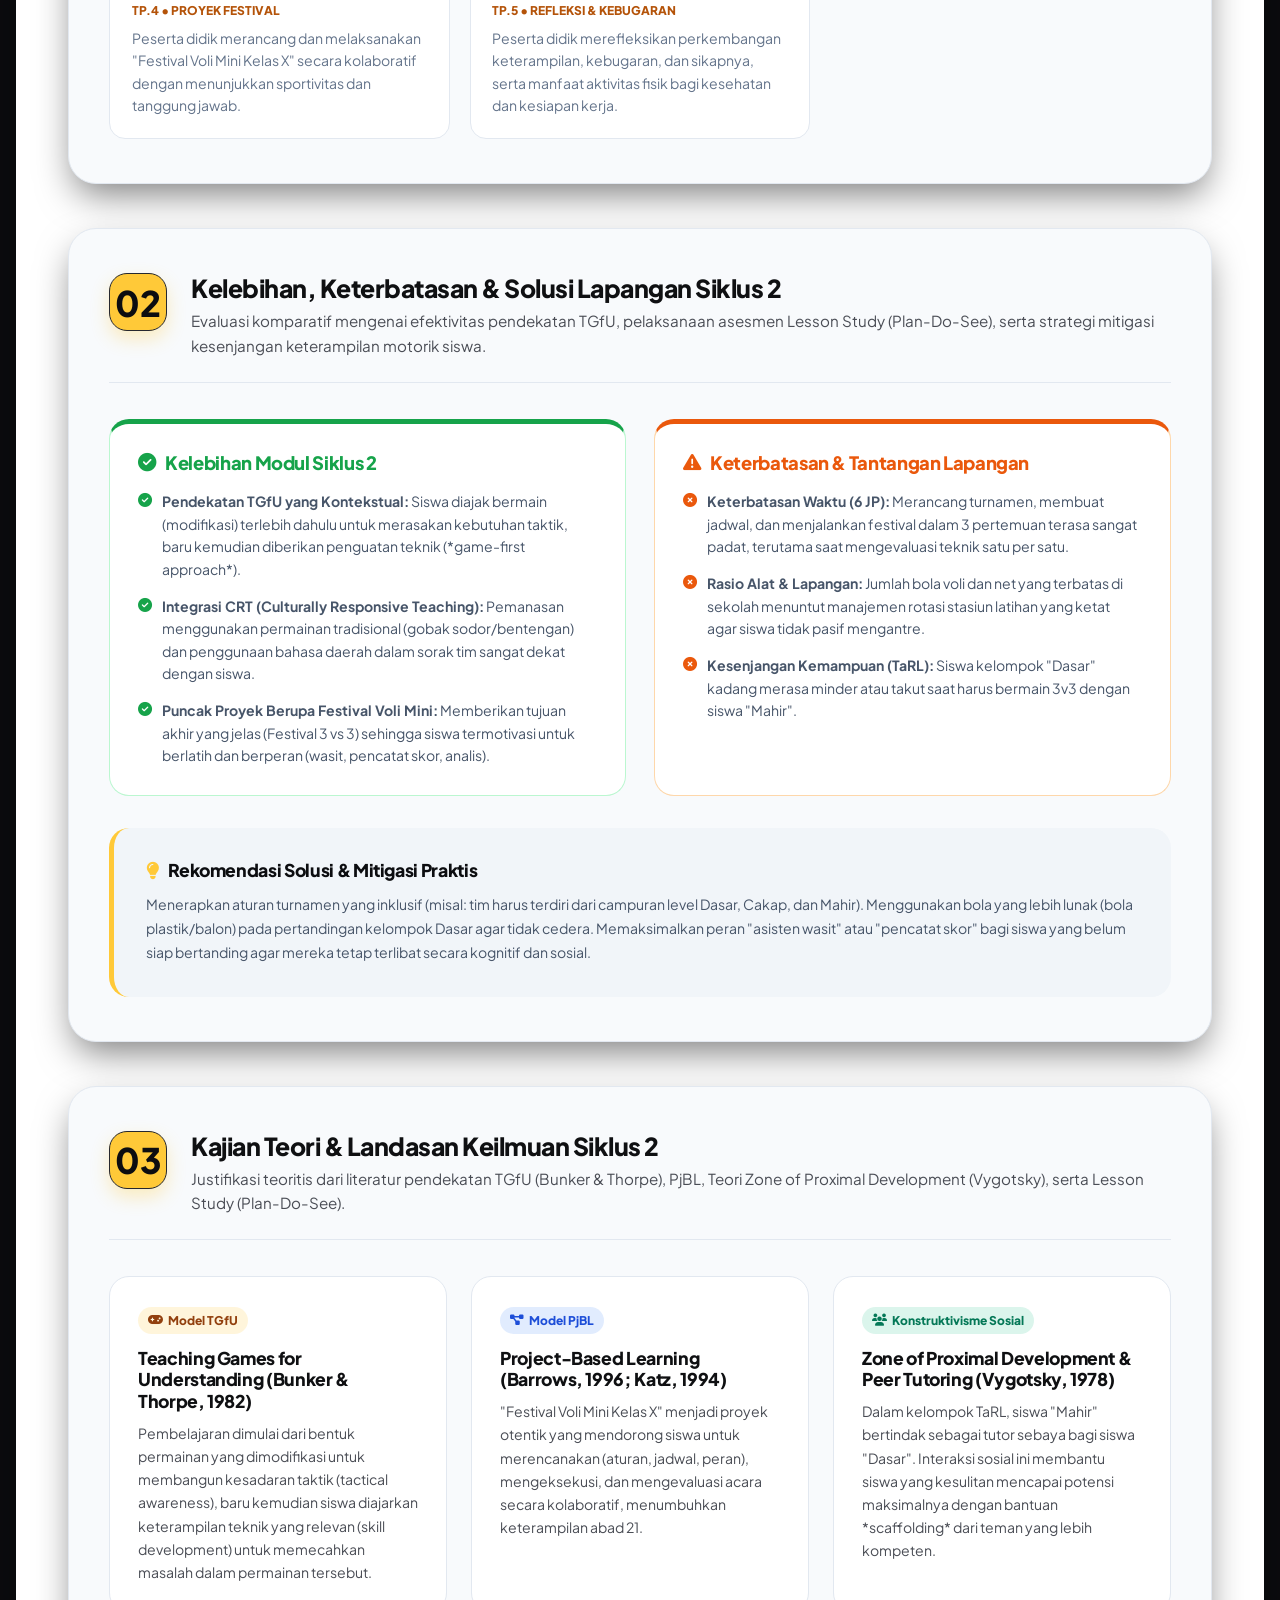
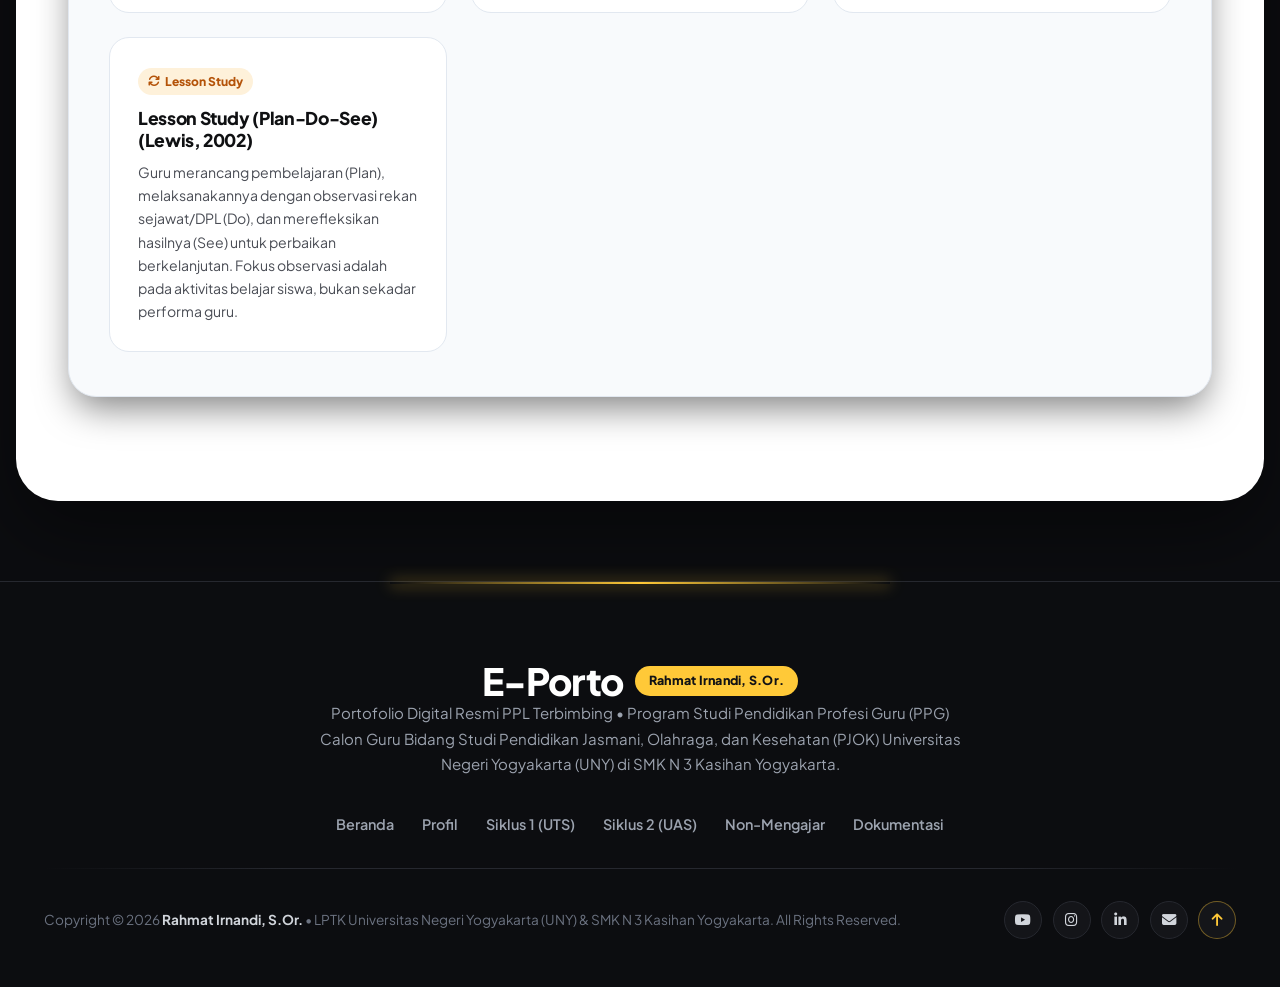
<file: UAS/rancangan.html>
<!doctype html>
<html lang="id">
  <head>
    <meta charset="UTF-8" />
    <meta name="viewport" content="width=device-width, initial-scale=1.0" />
    <title>UAS - Rancangan Pembelajaran PJOK (Siklus 2 & 3) | Rahmat Irnandi, S.Or. - PPG PJOK UNY</title>

    <link rel="icon" type="image/png" href="../logo.png" />
    <link rel="preconnect" href="https://fonts.googleapis.com" />
    <link rel="preconnect" href="https://fonts.gstatic.com" crossorigin />
    <link href="https://fonts.googleapis.com/css2?family=Plus+Jakarta+Sans:wght@300;400;500;600;700;800&display=swap" rel="stylesheet" />
    <link rel="stylesheet" href="https://cdnjs.cloudflare.com/ajax/libs/font-awesome/6.5.1/css/all.min.css" />
    <link rel="stylesheet" href="../css/style.css" />

    <style>
      .standalone-navbar-wrap {
        padding: 1.5rem 0 0.5rem 0;
        position: relative;
        z-index: 1000;
      }
      .navbar-capsule {
        overflow: visible !important;
      }
      .nav-item-dropdown {
        position: relative;
      }
      .nav-item-dropdown::after {
        content: "";
        position: absolute;
        top: 100%;
        left: 0;
        right: 0;
        height: 18px;
      }

      /* Modular Pure White Island for Rancangan UAS (<main>) */
      .ut-page-island {
        max-width: 1280px;
        margin: 2.5rem auto 5rem auto;
        padding: 3.75rem 3.25rem;
        background: #ffffff;
        border-radius: 42px;
        box-shadow: 0 30px 80px rgba(0, 0, 0, 0.45);
        position: relative;
        overflow: visible !important;
      }

      /* Subpage Hero Header */
      .ut-hero-header {
        padding: 2.75rem 0 3.25rem 0;
        text-align: center;
        position: relative;
      }
      .ut-hero-title {
        font-size: clamp(2.2rem, 3.8vw, 3.2rem);
        font-weight: 800;
        color: #ffffff;
        margin-bottom: 0.85rem;
        letter-spacing: -0.02em;
        line-height: 1.25;
      }
      .ut-hero-desc {
        max-width: 860px;
        margin: 0 auto 1.75rem auto;
        font-size: 1.05rem;
        line-height: 1.7;
        color: #94a3b8;
      }

      /* Breadcrumb */
      .ut-breadcrumb {
        display: inline-flex;
        align-items: center;
        gap: 0.65rem;
        background: rgba(255, 255, 255, 0.05);
        border: 1px solid rgba(255, 255, 255, 0.1);
        padding: 0.55rem 1.4rem;
        border-radius: 999px;
        font-size: 0.88rem;
      }
      .ut-breadcrumb a {
        color: #e2e8f0;
        text-decoration: none;
        transition: color 0.2s ease;
      }
      .ut-breadcrumb a:hover {
        color: #ffc938;
      }
      .ut-breadcrumb i {
        font-size: 0.72rem;
        color: #64748b;
      }
      .ut-breadcrumb .current {
        color: #ffc938;
        font-weight: 700;
      }

      /* Cycle Switcher Tabs for UAS */
      .uas-tabs-wrapper {
        display: flex;
        gap: 1rem;
        margin-bottom: 2rem;
        flex-wrap: wrap;
      }
      .uas-tab-btn {
        background: #f1f5f9;
        border: 1px solid #e2e8f0;
        color: #0c0d10;
        padding: 0.95rem 1.75rem;
        border-radius: 999px;
        font-size: 0.92rem;
        font-weight: 700;
        cursor: pointer;
        display: inline-flex;
        align-items: center;
        gap: 0.75rem;
        transition: all 0.2s ease;
        box-shadow: 0 4px 12px rgba(0, 0, 0, 0.03);
      }
      .uas-tab-btn:hover {
        background: #ffffff;
        border-color: #ffc938;
        transform: translateY(-2px);
        box-shadow: 0 8px 20px rgba(0, 0, 0, 0.06);
      }
      .uas-tab-btn.active {
        background: #0c0d10;
        color: #ffffff;
        border-color: #0c0d10;
        box-shadow: 0 8px 24px rgba(12, 13, 16, 0.25);
      }
      .uas-tab-badge {
        background: rgba(255, 201, 56, 0.2);
        color: #b45309;
        font-size: 0.72rem;
        padding: 3px 8px;
        border-radius: 6px;
        font-weight: 800;
      }
      .uas-tab-btn.active .uas-tab-badge {
        background: #ffc938;
        color: #0c0d10;
      }

      /* Custom High-Contrast PDF Viewer Card */
      .pdf-viewer-card {
        background: #0c0d10;
        border-radius: 28px;
        overflow: hidden;
        box-shadow: 0 20px 50px rgba(0, 0, 0, 0.25);
        border: 1px solid rgba(255, 255, 255, 0.08);
        margin-bottom: 4rem;
      }
      .pdf-viewer-toolbar {
        background: #16171b;
        padding: 1.25rem 1.85rem;
        display: flex;
        align-items: center;
        justify-content: space-between;
        flex-wrap: wrap;
        gap: 1.2rem;
        border-bottom: 1px solid rgba(255, 255, 255, 0.08);
      }
      .pdf-toolbar-info {
        display: flex;
        align-items: center;
        gap: 1.1rem;
      }
      .pdf-toolbar-icon {
        width: 48px;
        height: 48px;
        background: rgba(255, 201, 56, 0.15);
        border: 1px solid rgba(255, 201, 56, 0.35);
        border-radius: 14px;
        display: flex;
        align-items: center;
        justify-content: center;
        color: #ffc938;
        font-size: 1.35rem;
        flex-shrink: 0;
      }
      .pdf-toolbar-title {
        color: #ffffff;
        font-size: 1.05rem;
        font-weight: 800;
        margin-bottom: 0.2rem;
      }
      .pdf-toolbar-sub {
        color: #94a3b8;
        font-size: 0.82rem;
      }
      .pdf-toolbar-actions {
        display: flex;
        align-items: center;
        gap: 0.8rem;
        flex-wrap: wrap;
      }
      .btn-nexis-yellow {
        background: #ffc938;
        color: #0c0d10;
        font-weight: 800;
        padding: 0.55rem 1.25rem;
        border-radius: 999px;
        font-size: 0.85rem;
        text-decoration: none;
        display: inline-flex;
        align-items: center;
        gap: 0.5rem;
        transition: all 0.2s ease;
        border: none;
      }
      .btn-nexis-yellow:hover {
        background: #f59e0b;
        transform: translateY(-2px);
        box-shadow: 0 8px 20px rgba(255, 201, 56, 0.35);
      }
      .btn-nexis-outline {
        background: transparent;
        color: #ffffff;
        border: 1px solid rgba(255, 255, 255, 0.2);
        font-weight: 600;
        padding: 0.55rem 1.25rem;
        border-radius: 999px;
        font-size: 0.85rem;
        text-decoration: none;
        display: inline-flex;
        align-items: center;
        gap: 0.5rem;
        transition: all 0.2s ease;
      }
      .btn-nexis-outline:hover {
        border-color: #ffc938;
        color: #ffc938;
        background: rgba(255, 201, 56, 0.05);
      }
      .pdf-frame-wrapper {
        width: 100%;
        height: 740px;
        background: #111215;
        position: relative;
      }
      .pdf-frame-wrapper iframe {
        width: 100%;
        height: 100%;
        border: none;
      }
      .pdf-metadata-bar {
        background: #16171b;
        padding: 1.15rem 1.85rem;
        display: flex;
        align-items: center;
        justify-content: space-between;
        flex-wrap: wrap;
        gap: 1rem;
        border-top: 1px solid rgba(255, 255, 255, 0.08);
      }
      .pdf-meta-item {
        font-size: 0.84rem;
        color: #94a3b8;
        display: inline-flex;
        align-items: center;
        gap: 0.45rem;
      }
      .pdf-meta-item strong {
        color: #ffffff;
      }

      /* Cycle summary cards */
      .uas-cycles-summary-grid {
        display: grid;
        grid-template-columns: repeat(auto-fit, minmax(320px, 1fr));
        gap: 1.85rem;
        margin-top: 3.5rem;
      }
      .uas-cycle-summary-card {
        background: #f8fafc;
        border: 1px solid #e2e8f0;
        border-radius: 24px;
        padding: 2.25rem 2rem;
        display: flex;
        flex-direction: column;
        transition: all 0.2s ease;
      }
      .uas-cycle-summary-card:hover {
        transform: translateY(-4px);
        border-color: #ffc938;
        box-shadow: 0 15px 35px rgba(0, 0, 0, 0.05);
      }
      .uas-cycle-summary-card.active-card {
        border-top: 5px solid #ffc938;
        background: #ffffff;
        box-shadow: 0 12px 30px rgba(0, 0, 0, 0.06);
      }

      /* Analysis Cycle Switch Container */
      .analysis-cycle-container {
        display: none;
        animation: fadeInAnalysis 0.35s ease;
      }
      .analysis-cycle-container.active {
        display: block;
      }
      @keyframes fadeInAnalysis {
        from {
          opacity: 0;
          transform: translateY(8px);
        }
        to {
          opacity: 1;
          transform: translateY(0);
        }
      }

      /* Academic Analysis Sections */
      .analysis-module-card {
        background: #f8fafc;
        border-radius: 28px;
        border: 1px solid #e2e8f0;
        padding: 2.75rem 2.5rem;
        margin-bottom: 2.75rem;
        transition: all 0.3s ease;
      }
      .analysis-module-card:hover {
        box-shadow: 0 15px 35px rgba(0, 0, 0, 0.05);
        border-color: #cbd5e1;
      }
      .analysis-module-header {
        display: flex;
        align-items: flex-start;
        gap: 1.5rem;
        margin-bottom: 2.25rem;
        border-bottom: 1px solid #e2e8f0;
        padding-bottom: 1.5rem;
      }
      .analysis-module-num {
        font-size: 2.2rem;
        font-weight: 900;
        color: #0c0d10;
        line-height: 1;
        background: #ffc938;
        width: 58px;
        height: 58px;
        border-radius: 18px;
        display: flex;
        align-items: center;
        justify-content: center;
        flex-shrink: 0;
        box-shadow: 0 8px 18px rgba(255, 201, 56, 0.3);
      }
      .analysis-module-title {
        font-size: 1.55rem;
        font-weight: 800;
        color: #0c0d10;
        margin-bottom: 0.35rem;
      }
      .analysis-module-desc {
        font-size: 0.95rem;
        color: #64748b;
        line-height: 1.6;
        margin: 0;
      }

      /* Theory Grid Inside Analysis */
      .theory-grid {
        display: grid;
        grid-template-columns: repeat(auto-fit, minmax(320px, 1fr));
        gap: 1.5rem;
      }
      .theory-card {
        background: #ffffff;
        border-radius: 20px;
        padding: 1.75rem;
        border: 1px solid #e2e8f0;
        transition:
          transform 0.2s ease,
          box-shadow 0.2s ease;
      }
      .theory-card:hover {
        transform: translateY(-4px);
        box-shadow: 0 12px 30px rgba(0, 0, 0, 0.06);
        border-color: #ffc938;
      }
      .theory-badge {
        display: inline-flex;
        align-items: center;
        background: rgba(255, 201, 56, 0.18);
        color: #92400e;
        font-size: 0.75rem;
        font-weight: 800;
        padding: 4px 10px;
        border-radius: 999px;
        margin-bottom: 0.85rem;
      }
      .theory-title {
        font-size: 1.1rem;
        font-weight: 800;
        color: #0c0d10;
        margin-bottom: 0.6rem;
      }
      .theory-desc {
        font-size: 0.88rem;
        color: #475569;
        line-height: 1.65;
        margin: 0;
      }

      @media (max-width: 860px) {
        .ut-page-island {
          padding: 2.25rem 1.25rem;
          margin: 1.5rem auto 3rem auto;
          border-radius: 28px;
        }
        .pdf-frame-wrapper {
          height: 480px;
        }
        .analysis-module-card {
          padding: 1.75rem 1.25rem;
        }
        .analysis-module-header {
          flex-direction: column;
          gap: 1rem;
        }
      }
    </style>
  </head>
  <body>
    <!-- =================================================================
       1. STANDALONE CAPSULE NAVBAR (Matching index.html Exactly)
       ================================================================= -->
    <header class="navbar container standalone-navbar-wrap">
      <div class="navbar-capsule">
        <a href="../index.html" class="brand-nexis">
          <img src="../logo.png" alt="Logo UNY" class="brand-logo-img" onerror="this.src = '../logo navbar.png'" />
          <span class="brand-nexis-text">
            E-Porto
            <span class="brand-nexis-sub">Rahmat Irnandi, S.Or.</span>
          </span>
        </a>

        <nav>
          <ul class="nav-links">
            <li><a href="../index.html" class="nav-link">Beranda</a></li>
            <li><a href="../profil.html" class="nav-link">Profil</a></li>

            <!-- UTS Dropdown -->
            <li class="nav-item-dropdown">
              <a href="javascript:void(0)" class="nav-link dropdown-toggle" role="button"> UTS <i class="fa-solid fa-chevron-down chevron-icon"></i> </a>
              <ul class="dropdown-menu">
                <li>
                  <a href="../UTS/rancangan.html" class="dropdown-item"><i class="fa-solid fa-book-bookmark"></i> Rancangan Modul</a>
                </li>
                <li>
                  <a href="../UTS/materi.html" class="dropdown-item"><i class="fa-solid fa-book-open"></i> Materi Ajar</a>
                </li>
                <li>
                  <a href="../UTS/media.html" class="dropdown-item"><i class="fa-solid fa-photo-film"></i> Media TPACK</a>
                </li>
                <li>
                  <a href="../UTS/instrumen.html" class="dropdown-item"><i class="fa-solid fa-clipboard-check"></i> Instrumen Asesmen</a>
                </li>
                <li>
                  <a href="../UTS/video.html" class="dropdown-item"><i class="fa-solid fa-circle-play"></i> Video Praktik</a>
                </li>
              </ul>
            </li>

            <!-- UAS Dropdown (Active) -->
            <li class="nav-item-dropdown active">
              <a href="javascript:void(0)" class="nav-link dropdown-toggle active" role="button"> UAS <i class="fa-solid fa-chevron-down chevron-icon"></i> </a>
              <ul class="dropdown-menu">
                <li>
                  <a href="rancangan.html" class="dropdown-item active"><i class="fa-solid fa-book-bookmark"></i> Rancangan Modul</a>
                </li>
                <li>
                  <a href="materi.html" class="dropdown-item"><i class="fa-solid fa-book-open"></i> Materi Ajar</a>
                </li>
                <li>
                  <a href="media.html" class="dropdown-item"><i class="fa-solid fa-photo-film"></i> Media TPACK</a>
                </li>
                <li>
                  <a href="instrumen.html" class="dropdown-item"><i class="fa-solid fa-clipboard-check"></i> Instrumen Asesmen</a>
                </li>
                <li>
                  <a href="video.html" class="dropdown-item"><i class="fa-solid fa-circle-play"></i> Video Praktik</a>
                </li>
              </ul>
            </li>

            <li><a href="../non-mengajar.html" class="nav-link">Non-Mengajar</a></li>
            <li><a href="../dokumentasi.html" class="nav-link">Dokumentasi</a></li>
          </ul>
        </nav>

        <div class="nav-actions">
          <a href="../profil.html" class="btn-nav-quote"> Profil </a>
          <button class="mobile-toggle" aria-label="Toggle Navigation">
            <i class="fa-solid fa-bars"></i>
          </button>
        </div>
      </div>
    </header>

    <!-- =================================================================
       2. SUBPAGE HERO HEADER & BREADCRUMB
       ================================================================= -->
    <section class="ut-hero-header">
      <div class="container">
        <div class="badge-pill-group" style="justify-content: center; margin-bottom: 1.25rem">
          <span class="twin-dot-icon"> <span></span><span></span> </span>
          <span style="font-weight: 700; letter-spacing: 0.05em">UAS • SIKLUS 2 & 3 PPL TERBIMBING</span>
        </div>

        <h1 class="ut-hero-title">Rancangan Pembelajaran PJOK (Modul Ajar UAS)</h1>
        <p class="ut-hero-desc">
          Kompilasi Modul Ajar Resmi Kurikulum Merdeka Fase E di SMK N 3 Kasihan Yogyakarta untuk Ujian Akhir Semester (UAS) / Siklus Lanjutan PPL PPG UNY. Mencakup Siklus 2: Permainan Bola Besar (Teknik Dasar Bola Voli dengan TGfU & PjBL)
          dan Siklus 3: Kebugaran Jasmani (Program Latihan Mandiri Berbasis FITT).
        </p>

        <div class="ut-breadcrumb">
          <a href="../index.html"><i class="fa-solid fa-house" style="margin-right: 4px"></i> Beranda</a>
          <i class="fa-solid fa-chevron-right"></i>
          <span>Siklus Lanjutan (UAS)</span>
          <i class="fa-solid fa-chevron-right"></i>
          <span class="current">Rancangan Pembelajaran</span>
        </div>
      </div>
    </section>

    <!-- =================================================================
       3. MAIN MODULAR WHITE ISLAND (<main>)
       ================================================================= -->
    <main class="island-white ut-page-island reveal-init">
      <!-- =============================================================
         A. MULTI-SIKLUS INTERACTIVE PDF VIEWER SECTION
         ============================================================= -->
      <section style="margin-bottom: 4.5rem">
        <div class="section-agency-head" style="margin-bottom: 2.25rem">
          <div class="badge-pill-group">
            <span class="twin-dot-icon"> <span></span><span></span> </span>
            <span>DOKUMEN MODUL AJAR SIKLUS 2 & 3</span>
          </div>
          <h2 class="section-agency-title">Pratinjau Modul Ajar Digital (Pilih Siklus)</h2>
          <p class="section-agency-subtitle">Pilih siklus pembelajaran di bawah untuk menampilkan dokumen Modul Ajar PDF serta membuka kajian analisis akademik mendalam khusus untuk masing-masing siklus.</p>
        </div>

        <!-- Cycle Switcher Tab Navigation -->
        <div class="uas-tabs-wrapper">
          <button id="tab-btn-2" class="uas-tab-btn active" onclick="switchUASModul(2)">
            <i class="fa-solid fa-volleyball"></i> <span>Siklus 2: Teknik Dasar Bola Voli</span>
            <span class="uas-tab-badge">PjBL + TGfU + TaRL</span>
          </button>

          <button id="tab-btn-3" class="uas-tab-btn" onclick="switchUASModul(3)">
            <i class="fa-solid fa-heart-pulse"></i> <span>Siklus 3: Kebugaran Jasmani</span>
            <span class="uas-tab-badge">PjBL + FITT + Mandiri</span>
          </button>
        </div>

        <!-- PDF Viewer Container Card -->
        <div class="pdf-viewer-card">
          <!-- Toolbar -->
          <div class="pdf-viewer-toolbar">
            <div class="pdf-toolbar-info">
              <div class="pdf-toolbar-icon">
                <i class="fa-solid fa-file-pdf"></i>
              </div>
              <div>
                <div id="uas-pdf-title" class="pdf-toolbar-title">Modul Ajar PJOK Siklus 2: Permainan Bola Besar (Teknik Dasar Bola Voli)</div>
                <div id="uas-pdf-sub" class="pdf-toolbar-sub">Penyusun: <strong>Rahmat Irnandi, S.Or.</strong> • Fase E SMK N 3 Kasihan Yogyakarta • Model: PjBL, TGfU, TaRL, CRT • 3 Pertemuan (6 JP)</div>
              </div>
            </div>

            <div class="pdf-toolbar-actions">
              <span id="uas-meta-badge" class="tag-pill" style="background: rgba(255, 201, 56, 0.15); color: #ffc938; font-weight: 700; border: 1px solid rgba(255, 201, 56, 0.4); padding: 6px 14px; font-size: 0.8rem; border-radius: 999px">
                <i class="fa-solid fa-circle-check" style="margin-right: 5px"></i> Terverifikasi LPTK UNY
              </span>
              <a id="uas-download-btn" href="../Dokumen/Rancangan Siklus 2.pdf" download="Modul_Ajar_PJOK_Siklus2_BolaVoli_RahmatIrnandi.pdf" class="btn-nexis-yellow"> <i class="fa-solid fa-file-arrow-down"></i> Unduh PDF Siklus 2 </a>
              <a id="uas-fullscreen-btn" href="../Dokumen/Rancangan Siklus 2.pdf" target="_blank" rel="noopener noreferrer" class="btn-nexis-outline"> <i class="fa-solid fa-arrow-up-right-from-square"></i> Layar Penuh </a>
            </div>
          </div>

          <!-- Embedded Frame -->
          <div class="pdf-frame-wrapper">
            <iframe id="uas-pdf-frame" src="../Dokumen/Rancangan Siklus 2.pdf#toolbar=1&navpanes=0&scrollbar=1" title="Modul Ajar UAS Rahmat Irnandi, S.Or." loading="lazy">
              <p style="padding: 2.5rem; color: #ffffff; text-align: center">
                Peramban Anda tidak mendukung tampilan PDF langsung. Silakan
                <a id="uas-fallback-link" href="../Dokumen/Rancangan Siklus 2.pdf" target="_blank" style="color: #ffc938; font-weight: bold; text-decoration: underline"> Klik di sini untuk mengunduh atau membuka Modul Ajar (.PDF) </a>.
              </p>
            </iframe>
          </div>

          <!-- Footer Metadata Bar -->
          <div class="pdf-metadata-bar">
            <div style="display: flex; align-items: center; gap: 1.8rem; flex-wrap: wrap">
              <div class="pdf-meta-item">
                <i class="fa-solid fa-school" style="color: #ffc938"></i>
                <span><strong>Sekolah Mitra:</strong> SMK N 3 Kasihan Yogyakarta</span>
              </div>
              <div class="pdf-meta-item">
                <i class="fa-solid fa-diagram-project" style="color: #ffc938"></i>
                <span><strong>Pendekatan:</strong> <span id="uas-meta-method">Deep Learning, PjBL, TGfU, TaRL, CRT</span></span>
              </div>
              <div class="pdf-meta-item">
                <i class="fa-solid fa-stopwatch" style="color: #ffc938"></i>
                <span><strong>Alokasi Waktu:</strong> <span id="uas-meta-pages">3 Pertemuan (6 JP)</span></span>
              </div>
            </div>
            <div>
              <span style="font-size: 0.82rem; color: #ffc938; font-weight: 700"> <i class="fa-solid fa-circle-check" style="margin-right: 5px"></i> Kurikulum Merdeka 2026 </span>
            </div>
          </div>
        </div>

        <!-- 2 Summary Cards: Direct Switch & Overview -->
        <div class="uas-cycles-summary-grid">
          <!-- Card Siklus 2 -->
          <div id="summary-card-2" class="uas-cycle-summary-card active-card">
            <div style="display: flex; justify-content: space-between; align-items: flex-start; margin-bottom: 1rem">
              <span class="tag-pill" style="background: rgba(255, 201, 56, 0.2); color: #b45309; font-weight: 800; padding: 4px 10px; border-radius: 6px; font-size: 0.75rem"> SIKLUS 2 • BOLA VOLI </span>
              <span style="font-size: 0.8rem; color: #64748b; font-weight: 600">3 Pertemuan • 6 JP</span>
            </div>
            <h4 style="font-size: 1.15rem; font-weight: 800; color: #0c0d10; margin-bottom: 0.6rem">Permainan Bola Besar: Teknik Dasar Bola Voli</h4>
            <p style="font-size: 0.88rem; color: #64748b; line-height: 1.6; margin-bottom: 1.5rem; flex: 1">
              Fokus pada penguasaan passing bawah, passing atas, dan servis bawah melalui pendekatan bermain (TGfU), diferensiasi TaRL (Dasar, Cakap, Mahir), dan puncak proyek "Festival Voli Mini Kelas X".
            </p>
            <div style="display: flex; gap: 0.6rem">
              <button class="btn-nexis-yellow" style="flex: 1; justify-content: center" onclick="switchUASModul(2)"><i class="fa-solid fa-eye"></i> Tampilkan & Analisis</button>
              <a href="../Dokumen/Rancangan Siklus 2.pdf" download="Modul_Ajar_PJOK_Siklus2_BolaVoli.pdf" class="btn-nexis-outline" style="color: #0c0d10; border-color: #cbd5e1" aria-label="Unduh Modul Siklus 2">
                <i class="fa-solid fa-download"></i>
              </a>
            </div>
          </div>

          <!-- Card Siklus 3 -->
          <div id="summary-card-3" class="uas-cycle-summary-card">
            <div style="display: flex; justify-content: space-between; align-items: flex-start; margin-bottom: 1rem">
              <span class="tag-pill" style="background: rgba(59, 130, 246, 0.15); color: #1d4ed8; font-weight: 800; padding: 4px 10px; border-radius: 6px; font-size: 0.75rem"> SIKLUS 3 • KEBUGARAN JASMANI </span>
              <span style="font-size: 0.8rem; color: #64748b; font-weight: 600">4 Pertemuan • 12 JP</span>
            </div>
            <h4 style="font-size: 1.15rem; font-weight: 800; color: #0c0d10; margin-bottom: 0.6rem">Kebugaran Jasmani & Program Latihan Mandiri</h4>
            <p style="font-size: 0.88rem; color: #64748b; line-height: 1.6; margin-bottom: 1.5rem; flex: 1">
              Pembelajaran berbasis proyek untuk menganalisis hasil tes kebugaran (bleep test, push up, dll), merancang program latihan FITT/SMART, dan mengevaluasi perkembangan fisik secara mandiri selama 2 minggu.
            </p>
            <div style="display: flex; gap: 0.6rem">
              <button class="btn-nexis-yellow" style="flex: 1; justify-content: center" onclick="switchUASModul(3)"><i class="fa-solid fa-eye"></i> Tampilkan & Analisis</button>
              <a href="../Dokumen/Rancangan Siklus 3.pdf" download="Modul_Ajar_PJOK_Siklus3_KebugaranJasmani.pdf" class="btn-nexis-outline" style="color: #0c0d10; border-color: #cbd5e1" aria-label="Unduh Modul Siklus 3">
                <i class="fa-solid fa-download"></i>
              </a>
            </div>
          </div>
        </div>
      </section>

      <!-- =============================================================
         B. SEPARATE INDIVIDUAL ACADEMIC ANALYSES
         ============================================================= -->
      <section>
        <div class="section-agency-head" style="margin-bottom: 3rem">
          <div class="badge-pill-group">
            <span class="twin-dot-icon"> <span></span><span></span> </span>
            <span id="analysis-cycle-badge">ANALISIS KHUSUS: SIKLUS 2 (TEKNIK DASAR BOLA VOLI)</span>
          </div>
          <h2 id="analysis-cycle-main-title" class="section-agency-title">Analisis Modul Ajar Siklus 2: Permainan Bola Besar (Teknik Dasar Bola Voli)</h2>
          <p id="analysis-cycle-subtitle" class="section-agency-subtitle">
            Kajian mendalam terhadap perancangan perangkat ajar Siklus 2, membedah implementasi model TGfU, PjBL "Festival Voli Mini", pendekatan TaRL (Dasar, Cakap, Mahir), serta integrasi Culturally Responsive Teaching (CRT).
          </p>
        </div>

        <!-- =========================================================
           CONTAINER ANALISIS SIKLUS 2 (BOLA VOLI)
           ========================================================= -->
        <div id="analysis-siklus-2" class="analysis-cycle-container active">
          <!-- Modul 1: Konteks dan Tujuan Siklus 2 -->
          <article class="analysis-module-card">
            <div class="analysis-module-header">
              <div class="analysis-module-num">01</div>
              <div>
                <h3 class="analysis-module-title">Konteks dan Tujuan: Modul Ajar Teknik Dasar Bola Voli (Siklus 2)</h3>
                <p class="analysis-module-desc">
                  Tinjauan karakteristik keterampilan motorik siswa, pemetaan 3 tier TaRL (Dasar, Cakap, Mahir), serta dekonstruksi Capaian Pembelajaran (CP) ke dalam 5 Tujuan Pembelajaran (TP) berbasis proyek festival.
                </p>
              </div>
            </div>

            <div class="analysis-content-body">
              <div style="margin-bottom: 2rem">
                <h4 style="font-size: 1.15rem; font-weight: 800; color: #0c0d10; margin-bottom: 0.8rem">
                  <i class="fa-solid fa-volleyball" style="color: #ffc938; margin-right: 6px"></i> A. Analisis Konteks Lapangan & Karakteristik Peserta Didik
                </h4>
                <p style="font-size: 0.95rem; color: #475569; line-height: 1.75; margin-bottom: 1.25rem">
                  Siswa kelas X SMK N 3 Kasihan memiliki latar belakang pengalaman bermain bola voli yang sangat bervariasi. Beberapa sudah aktif di turnamen antarkampung (HUT RI), sementara yang lain masih kesulitan mengontrol bola
                  (memantul ke samping). Oleh karena itu, modul menerapkan <strong>Teaching at the Right Level (TaRL)</strong> ke dalam 3 kelompok:
                </p>

                <div style="display: grid; grid-template-columns: repeat(auto-fit, minmax(280px, 1fr)); gap: 1.25rem">
                  <div style="background: #ffffff; border-radius: 16px; padding: 1.4rem; border-left: 5px solid #ef4444; border: 1px solid #e2e8f0">
                    <strong style="color: #0c0d10; display: block; font-size: 0.95rem; margin-bottom: 0.35rem"> Kelompok Dasar (Beginner) </strong>
                    <p style="font-size: 0.88rem; color: #64748b; line-height: 1.6; margin: 0">
                      Belum pernah/jarang bermain, kontrol bola rendah (0-3 dari 10). Diberikan bola lunak/balon, jarak dekat (2m), gerakan dipecah, dan bimbingan langsung guru.
                    </p>
                  </div>

                  <div style="background: #ffffff; border-radius: 16px; padding: 1.4rem; border-left: 5px solid #f59e0b; border: 1px solid #e2e8f0">
                    <strong style="color: #0c0d10; display: block; font-size: 0.95rem; margin-bottom: 0.35rem"> Kelompok Cakap (Intermediate) </strong>
                    <p style="font-size: 0.88rem; color: #64748b; line-height: 1.6; margin: 0">
                      Mampu teknik dasar tapi belum konsisten (4-7 dari 10). Latihan berpasangan/segitiga, daftar cek teknik, umpan balik teman sebaya, dan bermain 3 lawan 3.
                    </p>
                  </div>

                  <div style="background: #ffffff; border-radius: 16px; padding: 1.4rem; border-left: 5px solid #10b981; border: 1px solid #e2e8f0">
                    <strong style="color: #0c0d10; display: block; font-size: 0.95rem; margin-bottom: 0.35rem"> Kelompok Mahir (Advanced) </strong>
                    <p style="font-size: 0.88rem; color: #64748b; line-height: 1.6; margin: 0">Konsisten dan terarah (8-10 dari 10). Tantangan target sasaran, kombinasi passing-set-serang, dan menjadi tutor sebaya/wasit dalam festival.</p>
                  </div>
                </div>
              </div>

              <div>
                <h4 style="font-size: 1.15rem; font-weight: 800; color: #0c0d10; margin-bottom: 0.8rem"><i class="fa-solid fa-bullseye" style="color: #ffc938; margin-right: 6px"></i> B. Rumusan Capaian & Tujuan Pembelajaran (TP)</h4>
                <div style="display: grid; grid-template-columns: repeat(auto-fit, minmax(260px, 1fr)); gap: 1.25rem">
                  <div style="background: #ffffff; border: 1px solid #e2e8f0; padding: 1.35rem; border-radius: 16px">
                    <div style="color: #b45309; font-weight: 800; font-size: 0.75rem; text-transform: uppercase; margin-bottom: 0.4rem">TP.1 • Keterampilan Gerak</div>
                    <p style="font-size: 0.88rem; color: #64748b; line-height: 1.6; margin: 0">Peserta didik mempraktikkan teknik dasar passing bawah, passing atas, dan servis bawah bola voli dengan benar dan terkontrol.</p>
                  </div>
                  <div style="background: #ffffff; border: 1px solid #e2e8f0; padding: 1.35rem; border-radius: 16px">
                    <div style="color: #b45309; font-weight: 800; font-size: 0.75rem; text-transform: uppercase; margin-bottom: 0.4rem">TP.2 • Analisis Gerak</div>
                    <p style="font-size: 0.88rem; color: #64748b; line-height: 1.6; margin: 0">Peserta didik menganalisis kesalahan gerak teknik dasar bola voli dari video/pengamatan teman menggunakan daftar cek, lalu memperbaikinya.</p>
                  </div>
                  <div style="background: #ffffff; border: 1px solid #e2e8f0; padding: 1.35rem; border-radius: 16px">
                    <div style="color: #b45309; font-weight: 800; font-size: 0.75rem; text-transform: uppercase; margin-bottom: 0.4rem">TP.3 • Aplikasi Bermain</div>
                    <p style="font-size: 0.88rem; color: #64748b; line-height: 1.6; margin: 0">Peserta didik menerapkan kombinasi teknik dasar dalam permainan mini (3 lawan 3) dengan memperhatikan keselamatan dan aturan dasar permainan.</p>
                  </div>
                  <div style="background: #ffffff; border: 1px solid #e2e8f0; padding: 1.35rem; border-radius: 16px">
                    <div style="color: #b45309; font-weight: 800; font-size: 0.75rem; text-transform: uppercase; margin-bottom: 0.4rem">TP.4 • Proyek Festival</div>
                    <p style="font-size: 0.88rem; color: #64748b; line-height: 1.6; margin: 0">Peserta didik merancang dan melaksanakan "Festival Voli Mini Kelas X" secara kolaboratif dengan menunjukkan sportivitas dan tanggung jawab.</p>
                  </div>
                  <div style="background: #ffffff; border: 1px solid #e2e8f0; padding: 1.35rem; border-radius: 16px">
                    <div style="color: #b45309; font-weight: 800; font-size: 0.75rem; text-transform: uppercase; margin-bottom: 0.4rem">TP.5 • Refleksi & Kebugaran</div>
                    <p style="font-size: 0.88rem; color: #64748b; line-height: 1.6; margin: 0">
                      Peserta didik merefleksikan perkembangan keterampilan, kebugaran, dan sikapnya, serta manfaat aktivitas fisik bagi kesehatan dan kesiapan kerja.
                    </p>
                  </div>
                </div>
              </div>
            </div>
          </article>

          <!-- Modul 2: Kelebihan dan Kekurangan Siklus 2 -->
          <article class="analysis-module-card">
            <div class="analysis-module-header">
              <div class="analysis-module-num">02</div>
              <div>
                <h3 class="analysis-module-title">Kelebihan, Keterbatasan & Solusi Lapangan Siklus 2</h3>
                <p class="analysis-module-desc">Evaluasi komparatif mengenai efektivitas pendekatan TGfU, pelaksanaan asesmen Lesson Study (Plan-Do-See), serta strategi mitigasi kesenjangan keterampilan motorik siswa.</p>
              </div>
            </div>

            <div class="analysis-content-body">
              <div class="analysis-grid-2col" style="display: grid; grid-template-columns: repeat(auto-fit, minmax(320px, 1fr)); gap: 1.75rem; margin-bottom: 2rem">
                <div style="background: #ffffff; border: 1px solid #bbf7d0; border-radius: 20px; padding: 1.75rem; border-top: 5px solid #16a34a">
                  <h4 style="color: #16a34a; font-size: 1.15rem; font-weight: 800; margin-bottom: 1rem; display: flex; align-items: center; gap: 0.6rem"><i class="fa-solid fa-circle-check"></i> Kelebihan Modul Siklus 2</h4>
                  <ul style="list-style: none; padding: 0; margin: 0; display: flex; flex-direction: column; gap: 0.9rem; font-size: 0.88rem; color: #475569; line-height: 1.6">
                    <li style="display: flex; gap: 0.65rem">
                      <i class="fa-solid fa-check-circle" style="color: #16a34a; margin-top: 3px"></i>
                      <div><strong>Pendekatan TGfU yang Kontekstual:</strong> Siswa diajak bermain (modifikasi) terlebih dahulu untuk merasakan kebutuhan taktik, baru kemudian diberikan penguatan teknik (*game-first approach*).</div>
                    </li>
                    <li style="display: flex; gap: 0.65rem">
                      <i class="fa-solid fa-check-circle" style="color: #16a34a; margin-top: 3px"></i>
                      <div><strong>Integrasi CRT (Culturally Responsive Teaching):</strong> Pemanasan menggunakan permainan tradisional (gobak sodor/bentengan) dan penggunaan bahasa daerah dalam sorak tim sangat dekat dengan siswa.</div>
                    </li>
                    <li style="display: flex; gap: 0.65rem">
                      <i class="fa-solid fa-check-circle" style="color: #16a34a; margin-top: 3px"></i>
                      <div><strong>Puncak Proyek Berupa Festival Voli Mini:</strong> Memberikan tujuan akhir yang jelas (Festival 3 vs 3) sehingga siswa termotivasi untuk berlatih dan berperan (wasit, pencatat skor, analis).</div>
                    </li>
                  </ul>
                </div>

                <div style="background: #ffffff; border: 1px solid #fed7aa; border-radius: 20px; padding: 1.75rem; border-top: 5px solid #ea580c">
                  <h4 style="color: #ea580c; font-size: 1.15rem; font-weight: 800; margin-bottom: 1rem; display: flex; align-items: center; gap: 0.6rem"><i class="fa-solid fa-triangle-exclamation"></i> Keterbatasan & Tantangan Lapangan</h4>
                  <ul style="list-style: none; padding: 0; margin: 0; display: flex; flex-direction: column; gap: 0.9rem; font-size: 0.88rem; color: #475569; line-height: 1.6">
                    <li style="display: flex; gap: 0.65rem">
                      <i class="fa-solid fa-circle-xmark" style="color: #ea580c; margin-top: 3px"></i>
                      <div><strong>Keterbatasan Waktu (6 JP):</strong> Merancang turnamen, membuat jadwal, dan menjalankan festival dalam 3 pertemuan terasa sangat padat, terutama saat mengevaluasi teknik satu per satu.</div>
                    </li>
                    <li style="display: flex; gap: 0.65rem">
                      <i class="fa-solid fa-circle-xmark" style="color: #ea580c; margin-top: 3px"></i>
                      <div><strong>Rasio Alat & Lapangan:</strong> Jumlah bola voli dan net yang terbatas di sekolah menuntut manajemen rotasi stasiun latihan yang ketat agar siswa tidak pasif mengantre.</div>
                    </li>
                    <li style="display: flex; gap: 0.65rem">
                      <i class="fa-solid fa-circle-xmark" style="color: #ea580c; margin-top: 3px"></i>
                      <div><strong>Kesenjangan Kemampuan (TaRL):</strong> Siswa kelompok "Dasar" kadang merasa minder atau takut saat harus bermain 3v3 dengan siswa "Mahir".</div>
                    </li>
                  </ul>
                </div>
              </div>

              <!-- Solusi -->
              <div style="background: #f1f5f9; border-radius: 20px; padding: 2rem; border-left: 5px solid #ffc938">
                <h5 style="color: #0c0d10; font-size: 1.1rem; font-weight: 800; margin-bottom: 0.75rem; display: flex; align-items: center; gap: 0.6rem">
                  <i class="fa-solid fa-lightbulb" style="color: #ffc938"></i> Rekomendasi Solusi & Mitigasi Praktis
                </h5>
                <p style="font-size: 0.88rem; color: #475569; line-height: 1.7; margin: 0">
                  Menerapkan aturan turnamen yang inklusif (misal: tim harus terdiri dari campuran level Dasar, Cakap, dan Mahir). Menggunakan bola yang lebih lunak (bola plastik/balon) pada pertandingan kelompok Dasar agar tidak cedera.
                  Memaksimalkan peran "asisten wasit" atau "pencatat skor" bagi siswa yang belum siap bertanding agar mereka tetap terlibat secara kognitif dan sosial.
                </p>
              </div>
            </div>
          </article>

          <!-- Modul 3: Kajian Teori Siklus 2 -->
          <article class="analysis-module-card">
            <div class="analysis-module-header">
              <div class="analysis-module-num">03</div>
              <div>
                <h3 class="analysis-module-title">Kajian Teori & Landasan Keilmuan Siklus 2</h3>
                <p class="analysis-module-desc">Justifikasi teoritis dari literatur pendekatan TGfU (Bunker & Thorpe), PjBL, Teori Zone of Proximal Development (Vygotsky), serta Lesson Study (Plan-Do-See).</p>
              </div>
            </div>

            <div class="analysis-content-body">
              <div class="theory-grid">
                <div class="theory-card">
                  <span class="theory-badge"><i class="fa-solid fa-gamepad" style="margin-right: 5px"></i> Model TGfU</span>
                  <h4 class="theory-title">Teaching Games for Understanding (Bunker & Thorpe, 1982)</h4>
                  <p class="theory-desc">
                    Pembelajaran dimulai dari bentuk permainan yang dimodifikasi untuk membangun kesadaran taktik (tactical awareness), baru kemudian siswa diajarkan keterampilan teknik yang relevan (skill development) untuk memecahkan
                    masalah dalam permainan tersebut.
                  </p>
                </div>

                <div class="theory-card">
                  <span class="theory-badge" style="background: rgba(59, 130, 246, 0.15); color: #1d4ed8"><i class="fa-solid fa-diagram-project" style="margin-right: 5px"></i> Model PjBL</span>
                  <h4 class="theory-title">Project-Based Learning (Barrows, 1996; Katz, 1994)</h4>
                  <p class="theory-desc">
                    "Festival Voli Mini Kelas X" menjadi proyek otentik yang mendorong siswa untuk merencanakan (aturan, jadwal, peran), mengeksekusi, dan mengevaluasi acara secara kolaboratif, menumbuhkan keterampilan abad 21.
                  </p>
                </div>

                <div class="theory-card">
                  <span class="theory-badge" style="background: rgba(16, 185, 129, 0.15); color: #047857"><i class="fa-solid fa-users" style="margin-right: 5px"></i> Konstruktivisme Sosial</span>
                  <h4 class="theory-title">Zone of Proximal Development & Peer Tutoring (Vygotsky, 1978)</h4>
                  <p class="theory-desc">
                    Dalam kelompok TaRL, siswa "Mahir" bertindak sebagai tutor sebaya bagi siswa "Dasar". Interaksi sosial ini membantu siswa yang kesulitan mencapai potensi maksimalnya dengan bantuan *scaffolding* dari teman yang lebih
                    kompeten.
                  </p>
                </div>

                <div class="theory-card">
                  <span class="theory-badge" style="background: rgba(245, 158, 11, 0.15); color: #b45309"><i class="fa-solid fa-arrows-rotate" style="margin-right: 5px"></i> Lesson Study</span>
                  <h4 class="theory-title">Lesson Study (Plan-Do-See) (Lewis, 2002)</h4>
                  <p class="theory-desc">
                    Guru merancang pembelajaran (Plan), melaksanakannya dengan observasi rekan sejawat/DPL (Do), dan merefleksikan hasilnya (See) untuk perbaikan berkelanjutan. Fokus observasi adalah pada aktivitas belajar siswa, bukan
                    sekadar performa guru.
                  </p>
                </div>
              </div>
            </div>
          </article>
        </div>

        <!-- =========================================================
           CONTAINER ANALISIS SIKLUS 3 (KEBUGARAN JASMANI)
           ========================================================= -->
        <div id="analysis-siklus-3" class="analysis-cycle-container">
          <!-- Modul 1: Konteks dan Tujuan Siklus 3 -->
          <article class="analysis-module-card">
            <div class="analysis-module-header">
              <div class="analysis-module-num">01</div>
              <div>
                <h3 class="analysis-module-title">Konteks dan Tujuan: Modul Ajar Kebugaran Jasmani (Siklus 3)</h3>
                <p class="analysis-module-desc">Tinjauan karakteristik kebugaran jasmani siswa SMK seni, pemahaman konsep FITT & SMART, serta dekonstruksi Capaian Pembelajaran ke dalam 6 Tujuan Pembelajaran (TP) jangka panjang.</p>
              </div>
            </div>

            <div class="analysis-content-body">
              <div style="margin-bottom: 2rem">
                <h4 style="font-size: 1.15rem; font-weight: 800; color: #0c0d10; margin-bottom: 0.8rem">
                  <i class="fa-solid fa-heart-pulse" style="color: #ffc938; margin-right: 6px"></i> A. Analisis Konteks Lapangan & Karakteristik Fisik Peserta Didik
                </h4>
                <p style="font-size: 0.95rem; color: #475569; line-height: 1.75; margin-bottom: 1.25rem">
                  Siswa SMK N 3 Kasihan (khususnya jurusan seni/kriya) memiliki kecenderungan aktivitas fisik yang rendah (*sedentary lifestyle*) karena banyak menghabiskan waktu duduk di studio. Modul Siklus 3 ini dirancang menggunakan
                  <strong>Project-Based Learning (PjBL)</strong> selama 4 pertemuan (12 JP) untuk membekali siswa dengan literasi kebugaran jasmani. Siswa tidak hanya dites, tetapi dituntut menyusun program latihan mandiri (FITT) dan
                  menjalankannya selama 2 minggu.
                </p>

                <div style="display: grid; grid-template-columns: repeat(auto-fit, minmax(280px, 1fr)); gap: 1.25rem">
                  <div style="background: #ffffff; border-radius: 16px; padding: 1.4rem; border-left: 5px solid #ffc938; border: 1px solid #e2e8f0">
                    <strong style="color: #0c0d10; display: block; font-size: 0.95rem; margin-bottom: 0.35rem"> Tes Kebugaran (Pertemuan 2) </strong>
                    <p style="font-size: 0.88rem; color: #64748b; line-height: 1.6; margin: 0">Mengukur daya tahan (bleep test/lari 12 menit), kekuatan & daya tahan otot (push-up, sit-up, plank), kelentukan (sit and reach), dan IMT.</p>
                  </div>

                  <div style="background: #ffffff; border-radius: 16px; padding: 1.4rem; border-left: 5px solid #3b82f6; border: 1px solid #e2e8f0">
                    <strong style="color: #0c0d10; display: block; font-size: 0.95rem; margin-bottom: 0.35rem"> Analisis & Program FITT (Pertemuan 3) </strong>
                    <p style="font-size: 0.88rem; color: #64748b; line-height: 1.6; margin: 0">Menganalisis hasil tes, membuat tujuan SMART, dan merancang program latihan 2 minggu berdasarkan prinsip *Frequency, Intensity, Time, Type*.</p>
                  </div>

                  <div style="background: #ffffff; border-radius: 16px; padding: 1.4rem; border-left: 5px solid #10b981; border: 1px solid #e2e8f0">
                    <strong style="color: #0c0d10; display: block; font-size: 0.95rem; margin-bottom: 0.35rem"> Evaluasi & Jurnal (Pertemuan 4) </strong>
                    <p style="font-size: 0.88rem; color: #64748b; line-height: 1.6; margin: 0">Melakukan tes ulang, membandingkan hasil awal-akhir, presentasi pameran poster/infografis perkembangan, serta refleksi kendala.</p>
                  </div>
                </div>
              </div>

              <div>
                <h4 style="font-size: 1.15rem; font-weight: 800; color: #0c0d10; margin-bottom: 0.8rem"><i class="fa-solid fa-bullseye" style="color: #ffc938; margin-right: 6px"></i> B. Rumusan Capaian & Tujuan Pembelajaran (TP)</h4>
                <div style="display: grid; grid-template-columns: repeat(auto-fit, minmax(260px, 1fr)); gap: 1.25rem">
                  <div style="background: #ffffff; border: 1px solid #e2e8f0; padding: 1.35rem; border-radius: 16px">
                    <div style="color: #1d4ed8; font-weight: 800; font-size: 0.75rem; text-transform: uppercase; margin-bottom: 0.4rem">TP.1 • Konsep Kebugaran</div>
                    <p style="font-size: 0.88rem; color: #64748b; line-height: 1.6; margin: 0">Menjelaskan konsep, komponen, dan manfaat kebugaran jasmani terkait kesehatan dan keterampilan.</p>
                  </div>
                  <div style="background: #ffffff; border: 1px solid #e2e8f0; padding: 1.35rem; border-radius: 16px">
                    <div style="color: #1d4ed8; font-weight: 800; font-size: 0.75rem; text-transform: uppercase; margin-bottom: 0.4rem">TP.2 • Praktik Tes</div>
                    <p style="font-size: 0.88rem; color: #64748b; line-height: 1.6; margin: 0">Mempraktikkan tes kebugaran jasmani dengan prosedur dan keselamatan yang benar.</p>
                  </div>
                  <div style="background: #ffffff; border: 1px solid #e2e8f0; padding: 1.35rem; border-radius: 16px">
                    <div style="color: #1d4ed8; font-weight: 800; font-size: 0.75rem; text-transform: uppercase; margin-bottom: 0.4rem">TP.3 • Analisis Hasil</div>
                    <p style="font-size: 0.88rem; color: #64748b; line-height: 1.6; margin: 0">Menganalisis hasil tes kebugaran pribadi dan mengidentifikasi komponen yang perlu ditingkatkan.</p>
                  </div>
                  <div style="background: #ffffff; border: 1px solid #e2e8f0; padding: 1.35rem; border-radius: 16px">
                    <div style="color: #1d4ed8; font-weight: 800; font-size: 0.75rem; text-transform: uppercase; margin-bottom: 0.4rem">TP.4 • Program FITT</div>
                    <p style="font-size: 0.88rem; color: #64748b; line-height: 1.6; margin: 0">Menyusun program latihan kebugaran sederhana berdasarkan prinsip FITT dan prinsip latihan.</p>
                  </div>
                  <div style="background: #ffffff; border: 1px solid #e2e8f0; padding: 1.35rem; border-radius: 16px">
                    <div style="color: #1d4ed8; font-weight: 800; font-size: 0.75rem; text-transform: uppercase; margin-bottom: 0.4rem">TP.5 • Pelaksanaan Mandiri</div>
                    <p style="font-size: 0.88rem; color: #64748b; line-height: 1.6; margin: 0">Melaksanakan program latihan selama minimal 2 minggu dan melaporkan perkembangannya secara jujur.</p>
                  </div>
                  <div style="background: #ffffff; border: 1px solid #e2e8f0; padding: 1.35rem; border-radius: 16px">
                    <div style="color: #1d4ed8; font-weight: 800; font-size: 0.75rem; text-transform: uppercase; margin-bottom: 0.4rem">TP.6 • Sikap</div>
                    <p style="font-size: 0.88rem; color: #64748b; line-height: 1.6; margin: 0">Menunjukkan sikap disiplin, sportif, tanggung jawab, dan kerja sama selama pembelajaran.</p>
                  </div>
                </div>
              </div>
            </div>
          </article>

          <!-- Modul 2: Kelebihan dan Kekurangan Siklus 3 -->
          <article class="analysis-module-card">
            <div class="analysis-module-header">
              <div class="analysis-module-num">02</div>
              <div>
                <h3 class="analysis-module-title">Kelebihan, Keterbatasan & Solusi Lapangan Siklus 3</h3>
                <p class="analysis-module-desc">Evaluasi penerapan PjBL jangka panjang (2 minggu), manajemen tes kebugaran massal, serta solusi pengawasan kemandirian siswa di luar jam sekolah.</p>
              </div>
            </div>

            <div class="analysis-content-body">
              <div class="analysis-grid-2col" style="display: grid; grid-template-columns: repeat(auto-fit, minmax(320px, 1fr)); gap: 1.75rem; margin-bottom: 2rem">
                <div style="background: #ffffff; border: 1px solid #bbf7d0; border-radius: 20px; padding: 1.75rem; border-top: 5px solid #16a34a">
                  <h4 style="color: #16a34a; font-size: 1.15rem; font-weight: 800; margin-bottom: 1rem; display: flex; align-items: center; gap: 0.6rem"><i class="fa-solid fa-circle-check"></i> Kelebihan Modul Siklus 3</h4>
                  <ul style="list-style: none; padding: 0; margin: 0; display: flex; flex-direction: column; gap: 0.9rem; font-size: 0.88rem; color: #475569; line-height: 1.6">
                    <li style="display: flex; gap: 0.65rem">
                      <i class="fa-solid fa-check-circle" style="color: #16a34a; margin-top: 3px"></i>
                      <div><strong>Membangun Kemandirian & Literasi Kesehatan:</strong> Siswa dilatih menganalisis data tes (IMT, denyut nadi, bleep test) dan mendesain solusinya sendiri melalui prinsip FITT dan SMART.</div>
                    </li>
                    <li style="display: flex; gap: 0.65rem">
                      <i class="fa-solid fa-check-circle" style="color: #16a34a; margin-top: 3px"></i>
                      <div><strong>Asesmen Otentik Berbasis Proyek (PjBL):</strong> Jurnal latihan harian dan presentasi pameran poster di akhir siklus menjadi bukti nyata (evidence-based) dari perubahan fisik/perilaku siswa.</div>
                    </li>
                    <li style="display: flex; gap: 0.65rem">
                      <i class="fa-solid fa-check-circle" style="color: #16a34a; margin-top: 3px"></i>
                      <div><strong>Kolaborasi Orang Tua:</strong> Lembar jurnal latihan harian dilengkapi kolom paraf orang tua/wali, sehingga membangun kemitraan pendidikan antara sekolah dan rumah.</div>
                    </li>
                  </ul>
                </div>

                <div style="background: #ffffff; border: 1px solid #fed7aa; border-radius: 20px; padding: 1.75rem; border-top: 5px solid #ea580c">
                  <h4 style="color: #ea580c; font-size: 1.15rem; font-weight: 800; margin-bottom: 1rem; display: flex; align-items: center; gap: 0.6rem"><i class="fa-solid fa-triangle-exclamation"></i> Keterbatasan & Tantangan Lapangan</h4>
                  <ul style="list-style: none; padding: 0; margin: 0; display: flex; flex-direction: column; gap: 0.9rem; font-size: 0.88rem; color: #475569; line-height: 1.6">
                    <li style="display: flex; gap: 0.65rem">
                      <i class="fa-solid fa-circle-xmark" style="color: #ea580c; margin-top: 3px"></i>
                      <div><strong>Waktu Pelaksanaan Tes yang Panjang:</strong> Pelaksanaan *bleep test* atau lari 12 menit secara bergantian untuk banyak siswa memakan waktu lama dan rawan siswa menunggu pasif.</div>
                    </li>
                    <li style="display: flex; gap: 0.65rem">
                      <i class="fa-solid fa-circle-xmark" style="color: #ea580c; margin-top: 3px"></i>
                      <div><strong>Pemantauan Program 2 Minggu di Luar Jam Sekolah:</strong> Guru kesulitan memastikan siswa benar-benar melakukan latihan mandiri. Ada risiko siswa memalsukan jurnal.</div>
                    </li>
                    <li style="display: flex; gap: 0.65rem">
                      <i class="fa-solid fa-circle-xmark" style="color: #ea580c; margin-top: 3px"></i>
                      <div><strong>Keterbatasan Fasilitas Kesehatan:</strong> Alat tes seperti *sit and reach box*, timbangan, dan pengukur tinggi badan (microtoice) mungkin jumlahnya terbatas di sekolah.</div>
                    </li>
                  </ul>
                </div>
              </div>

              <!-- Solusi -->
              <div style="background: #f1f5f9; border-radius: 20px; padding: 2rem; border-left: 5px solid #ffc938">
                <h5 style="color: #0c0d10; font-size: 1.1rem; font-weight: 800; margin-bottom: 0.75rem; display: flex; align-items: center; gap: 0.6rem">
                  <i class="fa-solid fa-lightbulb" style="color: #ffc938"></i> Rekomendasi Solusi & Mitigasi Praktis
                </h5>
                <p style="font-size: 0.88rem; color: #475569; line-height: 1.7; margin: 0">
                  Melakukan tes kebugaran secara berpasangan (satu melakukan, satu mencatat) untuk menekan waktu tunggu. Untuk memantau program 2 minggu, guru dapat memanfaatkan aplikasi *Google Form* harian yang diisi siswa (sebagai
                  alternatif paraf orang tua) atau meminta siswa mengirimkan foto/selfie singkat saat sedang berlatih (sebagai bukti dokumentasi). Untuk alat tes yang terbatas, gunakan alat alternatif (misal: penggaris panjang untuk sit and
                  reach).
                </p>
              </div>
            </div>
          </article>

          <!-- Modul 3: Kajian Teori Siklus 3 -->
          <article class="analysis-module-card">
            <div class="analysis-module-header">
              <div class="analysis-module-num">03</div>
              <div>
                <h3 class="analysis-module-title">Kajian Teori & Landasan Keilmuan Siklus 3</h3>
                <p class="analysis-module-desc">Justifikasi teoritis dari literatur fisiologi olahraga (Prinsip FITT), teori penetapan tujuan (SMART), PjBL, dan Teori Motivasi Self-Determination.</p>
              </div>
            </div>

            <div class="analysis-content-body">
              <div class="theory-grid">
                <div class="theory-card">
                  <span class="theory-badge"><i class="fa-solid fa-heartbeat" style="margin-right: 5px"></i> Fisiologi Olahraga</span>
                  <h4 class="theory-title">Prinsip FITT (ACSM, 2018)</h4>
                  <p class="theory-desc">
                    Program latihan yang dirancang siswa harus memenuhi kaidah *Frequency* (frekuensi), *Intensity* (intensitas), *Time* (waktu), dan *Type* (jenis). Menerapkan prinsip *overload* (beban lebih) dan *progressive* (bertahap)
                    agar tubuh beradaptasi tanpa cedera.
                  </p>
                </div>

                <div class="theory-card">
                  <span class="theory-badge" style="background: rgba(59, 130, 246, 0.15); color: #1d4ed8"><i class="fa-solid fa-bullseye" style="margin-right: 5px"></i> Penetapan Tujuan</span>
                  <h4 class="theory-title">SMART Goals (Doran, 1981)</h4>
                  <p class="theory-desc">
                    Siswa dilatih merumuskan tujuan latihan yang *Specific* (spesifik), *Measurable* (terukur), *Achievable* (dapat dicapai), *Relevant* (relevan dengan kondisi), dan *Time-bound* (berbatas waktu, misal 2 minggu).
                  </p>
                </div>

                <div class="theory-card">
                  <span class="theory-badge" style="background: rgba(16, 185, 129, 0.15); color: #047857"><i class="fa-solid fa-diagram-project" style="margin-right: 5px"></i> Model PjBL</span>
                  <h4 class="theory-title">Project-Based Learning (Krajcik & Blumenfeld, 2006)</h4>
                  <p class="theory-desc">
                    Proyek "Program Kebugaran Pribadi" mendorong penyelidikan mendalam (inkuiri) berbasis data nyata (hasil tes), mendorong kolaborasi saat penyusunan program, dan menghasilkan produk akhir berupa jurnal serta poster
                    presentasi.
                  </p>
                </div>

                <div class="theory-card">
                  <span class="theory-badge" style="background: rgba(245, 158, 11, 0.15); color: #b45309"><i class="fa-solid fa-brain" style="margin-right: 5px"></i> Psikologi Motivasi</span>
                  <h4 class="theory-title">Self-Determination Theory (Deci & Ryan, 2000)</h4>
                  <p class="theory-desc">
                    Kemandirian siswa dalam memilih jenis latihan yang disukai (*autonomy*) dan merasakan keberhasilan setelah menjalani program 2 minggu (*competence*) akan menumbuhkan motivasi intrinsik untuk melanjutkan gaya hidup aktif.
                  </p>
                </div>
              </div>
            </div>
          </article>
        </div>
      </section>
    </main>

    <!-- =================================================================
       4. NEXIS LUXURY FOOTER
       ================================================================= -->
    <footer class="footer-nexis">
      <div class="container footer-nexis-inner">
        <!-- Brand Mega Hero -->
        <div class="footer-nexis-brand-hero">
          <div class="footer-brand-title-wrap">
            <span class="footer-brand-title">E-Porto</span>
            <span class="footer-brand-badge">Rahmat Irnandi, S.Or.</span>
          </div>
          <p class="footer-brand-tagline">
            Portofolio Digital Resmi PPL Terbimbing • Program Studi Pendidikan Profesi Guru (PPG) Calon Guru Bidang Studi Pendidikan Jasmani, Olahraga, dan Kesehatan (PJOK) Universitas Negeri Yogyakarta (UNY) di SMK N 3 Kasihan Yogyakarta.
          </p>
        </div>

        <!-- Horizontal Nav Links -->
        <nav class="footer-nav-menu">
          <a href="../index.html" class="footer-nav-link">Beranda</a>
          <a href="../profil.html" class="footer-nav-link">Profil</a>
          <a href="../UTS/rancangan.html" class="footer-nav-link">Siklus 1 (UTS)</a>
          <a href="rancangan.html" class="footer-nav-link">Siklus 2 (UAS)</a>
          <a href="../non-mengajar.html" class="footer-nav-link">Non-Mengajar</a>
          <a href="../dokumentasi.html" class="footer-nav-link">Dokumentasi</a>
        </nav>

        <!-- Divider Line -->
        <div class="footer-nexis-divider"></div>

        <!-- Bottom Flex Bar -->
        <div class="footer-nexis-bottom-bar">
          <div class="footer-copyright-text">Copyright &copy; 2026 <strong>Rahmat Irnandi, S.Or.</strong> • LPTK Universitas Negeri Yogyakarta (UNY) & SMK N 3 Kasihan Yogyakarta. All Rights Reserved.</div>

          <!-- Social Icons on the Right -->
          <div class="footer-social-cluster">
            <a href="javascript:void(0)" onclick="showToast('YouTube Pembelajaran PJOK')" class="social-nexis-pill" aria-label="YouTube"><i class="fa-brands fa-youtube"></i></a>
            <a href="javascript:void(0)" onclick="showToast('Instagram Rahmat Irnandi')" class="social-nexis-pill" aria-label="Instagram"><i class="fa-brands fa-instagram"></i></a>
            <a href="javascript:void(0)" onclick="showToast('LinkedIn Rahmat Irnandi')" class="social-nexis-pill" aria-label="LinkedIn"><i class="fa-brands fa-linkedin-in"></i></a>
            <a href="mailto:rahmat.ppg@uny.ac.id" class="social-nexis-pill" aria-label="Email"><i class="fa-solid fa-envelope"></i></a>
            <a href="javascript:void(0)" onclick="window.scrollTo({ top: 0, behavior: 'smooth' })" class="social-nexis-pill scroll-top-pill" aria-label="Kembali ke Atas" title="Kembali ke Atas"><i class="fa-solid fa-arrow-up"></i></a>
          </div>
        </div>
      </div>
    </footer>

    <!-- Script for Cycle Switcher (Siklus 2 & Siklus 3) -->
    <script>
      function switchUASModul(cycle) {
        const frame = document.getElementById("uas-pdf-frame");
        const title = document.getElementById("uas-pdf-title");
        const subtitle = document.getElementById("uas-pdf-sub");
        const downloadBtn = document.getElementById("uas-download-btn");
        const fullscreenBtn = document.getElementById("uas-fullscreen-btn");
        const fallbackLink = document.getElementById("uas-fallback-link");
        const metaBadge = document.getElementById("uas-meta-badge");
        const metaMethod = document.getElementById("uas-meta-method");
        const metaPages = document.getElementById("uas-meta-pages");

        const analysisBadge = document.getElementById("analysis-cycle-badge");
        const analysisMainTitle = document.getElementById("analysis-cycle-main-title");
        const analysisSubtitle = document.getElementById("analysis-cycle-subtitle");

        // Update active state on tab buttons
        document.querySelectorAll(".uas-tab-btn").forEach((btn) => btn.classList.remove("active"));
        const activeBtn = document.getElementById("tab-btn-" + cycle);
        if (activeBtn) activeBtn.classList.add("active");

        // Update active state on summary cards
        document.querySelectorAll(".uas-cycle-summary-card").forEach((card) => card.classList.remove("active-card"));
        const activeSummaryCard = document.getElementById("summary-card-" + cycle);
        if (activeSummaryCard) activeSummaryCard.classList.add("active-card");

        // Toggle separate analysis containers
        document.querySelectorAll(".analysis-cycle-container").forEach((container) => container.classList.remove("active"));
        const targetAnalysis = document.getElementById("analysis-siklus-" + cycle);
        if (targetAnalysis) targetAnalysis.classList.add("active");

        if (cycle === 2) {
          frame.src = "../Dokumen/Rancangan Siklus 2.pdf#toolbar=1&navpanes=0&scrollbar=1";
          title.textContent = "Modul Ajar PJOK Siklus 2: Permainan Bola Besar (Teknik Dasar Bola Voli)";
          subtitle.innerHTML = "Penyusun: <strong>Rahmat Irnandi, S.Or.</strong> • Fase E SMK N 3 Kasihan Yogyakarta • Model: PjBL, TGfU, TaRL, CRT • 3 Pertemuan (6 JP)";
          downloadBtn.href = "../Dokumen/Rancangan Siklus 2.pdf";
          downloadBtn.setAttribute("download", "Modul_Ajar_PJOK_Siklus2_BolaVoli_RahmatIrnandi.pdf");
          downloadBtn.innerHTML = '<i class="fa-solid fa-file-arrow-down"></i> Unduh PDF Siklus 2';
          fullscreenBtn.href = "../Dokumen/Rancangan Siklus 2.pdf";
          if (fallbackLink) fallbackLink.href = "../Dokumen/Rancangan Siklus 2.pdf";
          if (metaBadge) metaBadge.innerHTML = '<i class="fa-solid fa-circle-check" style="margin-right: 5px;"></i> Terverifikasi LPTK UNY';
          if (metaMethod) metaMethod.textContent = "Deep Learning, PjBL, TGfU, TaRL, CRT";
          if (metaPages) metaPages.textContent = "3 Pertemuan (6 JP)";

          if (analysisBadge) analysisBadge.textContent = "ANALISIS KHUSUS: SIKLUS 2 (TEKNIK DASAR BOLA VOLI)";
          if (analysisMainTitle) analysisMainTitle.textContent = "Analisis Modul Ajar Siklus 2: Permainan Bola Besar (Teknik Dasar Bola Voli)";
          if (analysisSubtitle)
            analysisSubtitle.textContent =
              "Kajian mendalam terhadap perancangan perangkat ajar Siklus 2, membedah implementasi model TGfU, PjBL 'Festival Voli Mini', pendekatan TaRL (Dasar, Cakap, Mahir), serta integrasi Culturally Responsive Teaching (CRT).";
          showToast("Menampilkan Dokumen & Analisis Siklus 2: Teknik Dasar Bola Voli");
        } else if (cycle === 3) {
          frame.src = "../Dokumen/Rancangan Siklus 3.pdf#toolbar=1&navpanes=0&scrollbar=1";
          title.textContent = "Modul Ajar PJOK Siklus 3: Kebugaran Jasmani (Program Latihan Mandiri)";
          subtitle.innerHTML = "Penyusun: <strong>Rahmat Irnandi, S.Or.</strong> • Fase E SMK N 3 Kasihan Yogyakarta • Model: PjBL & Direct Instruction • 4 Pertemuan (12 JP)";
          downloadBtn.href = "../Dokumen/Rancangan Siklus 3.pdf";
          downloadBtn.setAttribute("download", "Modul_Ajar_PJOK_Siklus3_KebugaranJasmani_RahmatIrnandi.pdf");
          downloadBtn.innerHTML = '<i class="fa-solid fa-file-arrow-down"></i> Unduh PDF Siklus 3';
          fullscreenBtn.href = "../Dokumen/Rancangan Siklus 3.pdf";
          if (fallbackLink) fallbackLink.href = "../Dokumen/Rancangan Siklus 3.pdf";
          if (metaBadge) metaBadge.innerHTML = '<i class="fa-solid fa-circle-check" style="margin-right: 5px;"></i> Terverifikasi LPTK UNY';
          if (metaMethod) metaMethod.textContent = "Project-Based Learning (PjBL) + FITT + SMART";
          if (metaPages) metaPages.textContent = "4 Pertemuan (12 JP)";

          if (analysisBadge) analysisBadge.textContent = "ANALISIS KHUSUS: SIKLUS 3 (KEBUGARAN JASMANI)";
          if (analysisMainTitle) analysisMainTitle.textContent = "Analisis Modul Ajar Siklus 3: Kebugaran Jasmani (Program Latihan Mandiri)";
          if (analysisSubtitle)
            analysisSubtitle.textContent =
              "Kajian mendalam terhadap perancangan perangkat ajar Siklus 3, membedah implementasi PjBL jangka panjang (2 minggu), manajemen tes kebugaran massal (bleep test, dll), serta penerapan prinsip FITT dan SMART Goals.";
          showToast("Menampilkan Dokumen & Analisis Siklus 3: Kebugaran Jasmani");
        }
      }
    </script>

    <!-- Scripts -->
    <script src="../js/main.js"></script>
  </body>
</html>
</file>
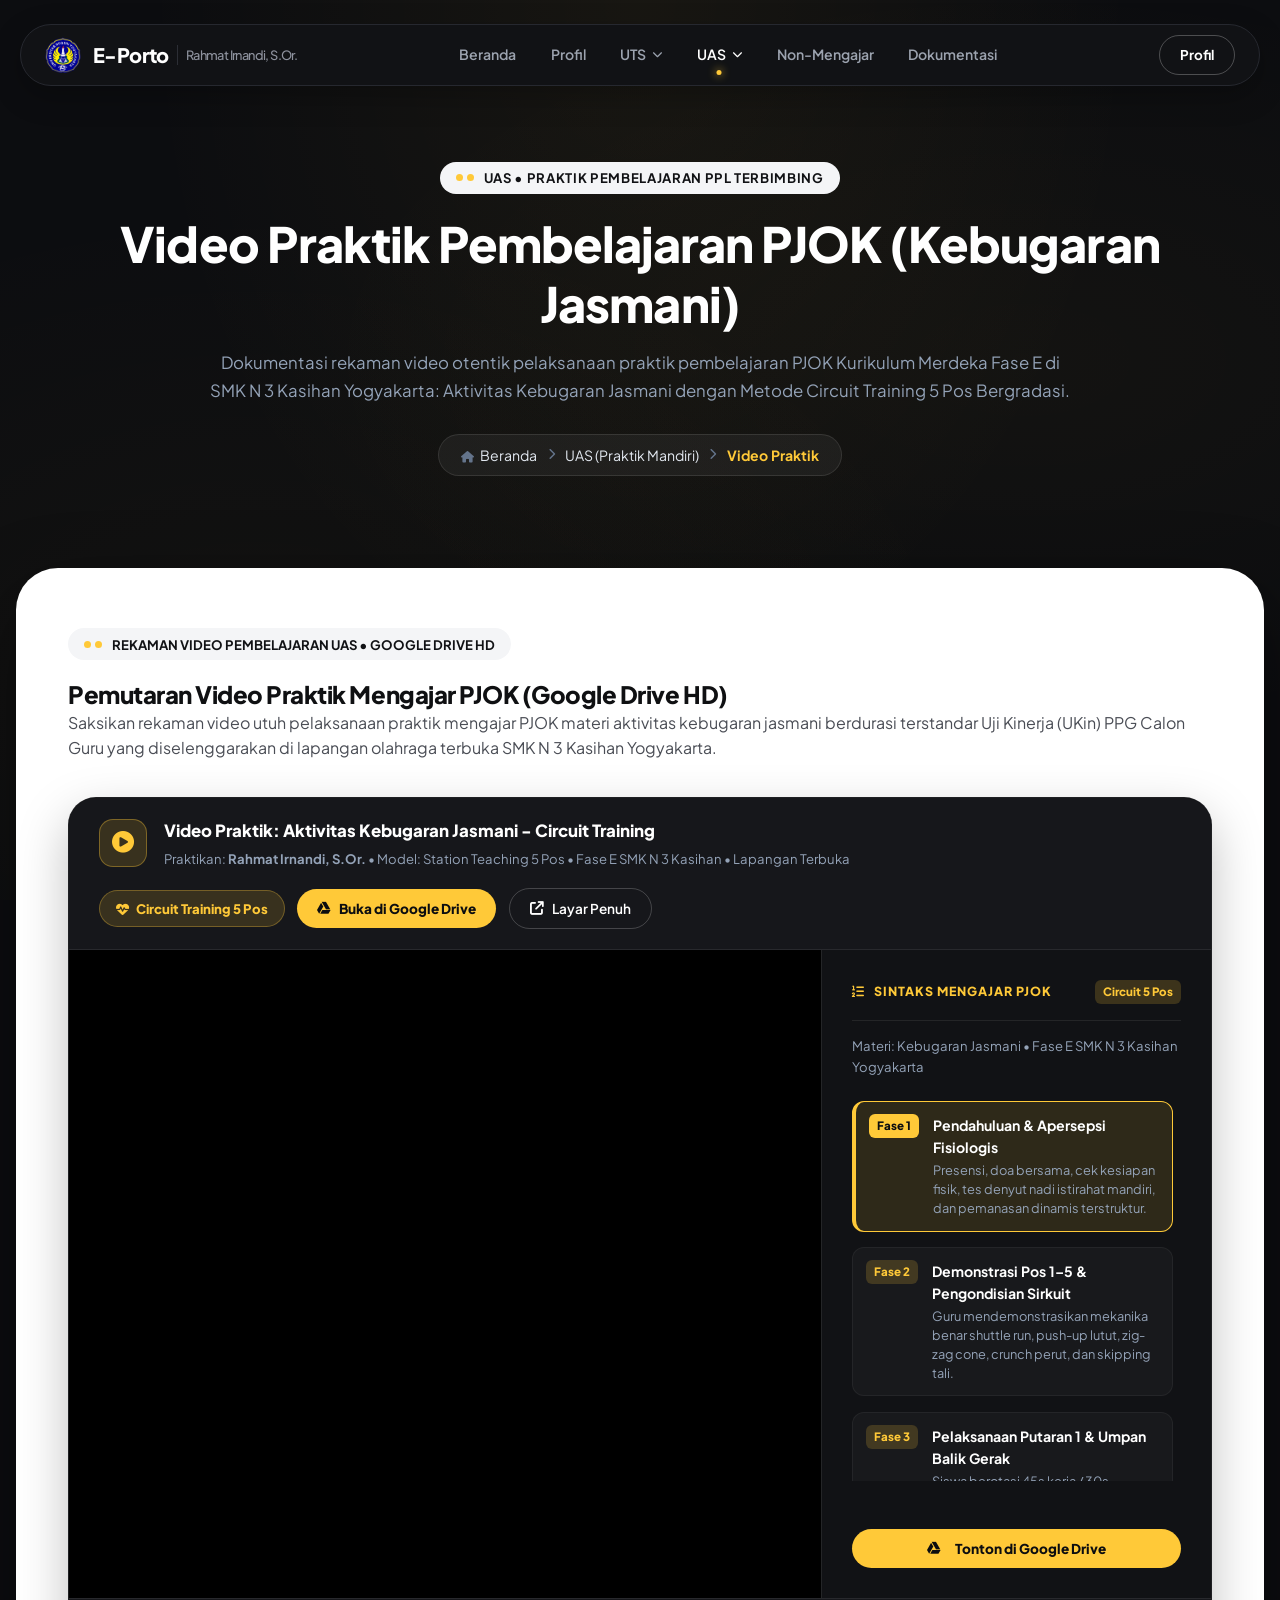
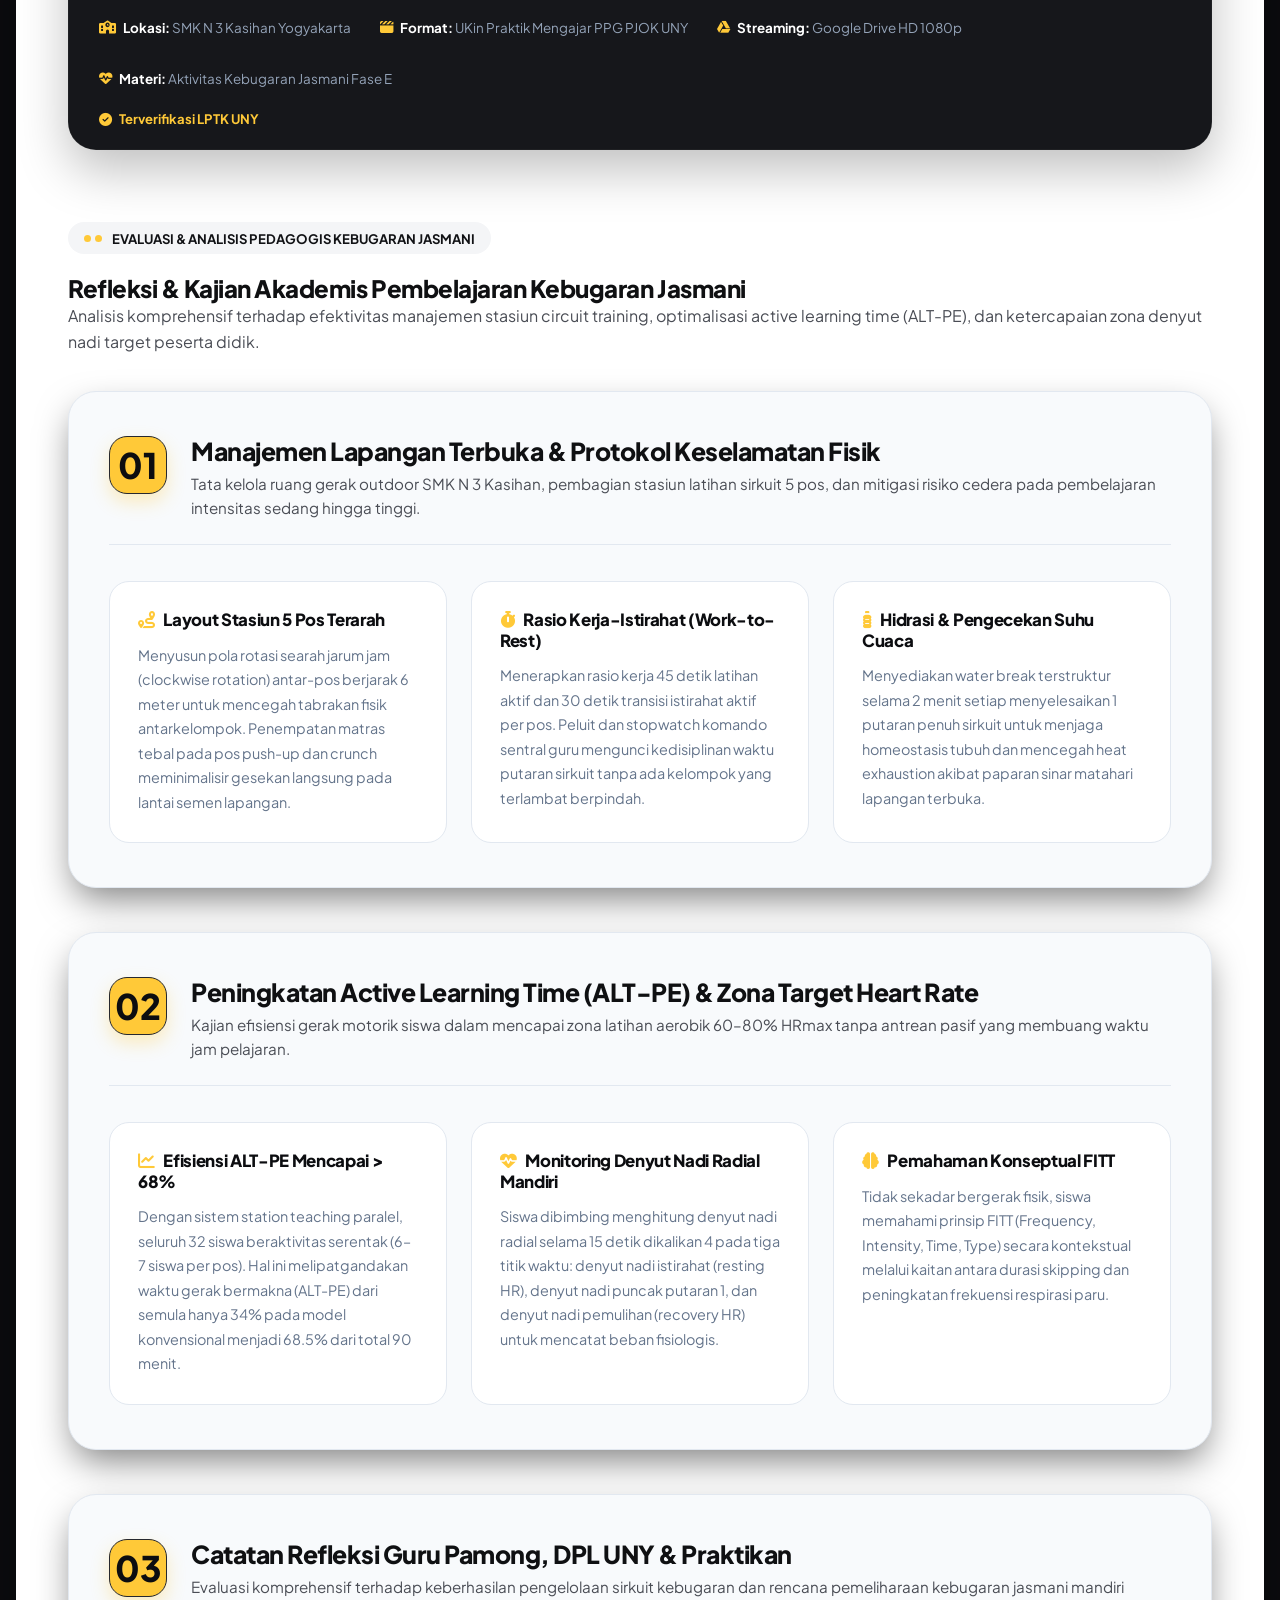
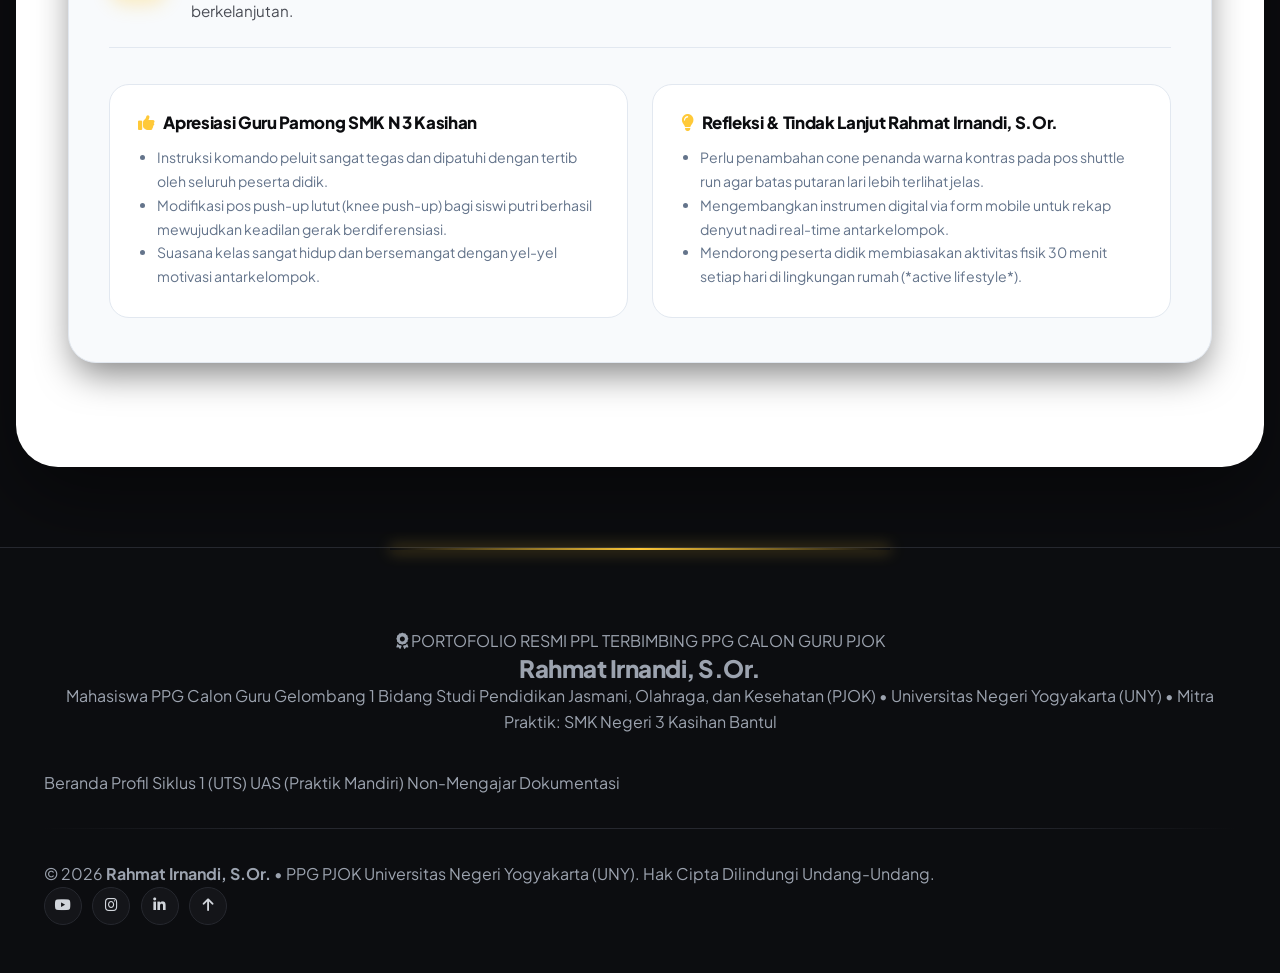
<file: UAS/video.html>
<!doctype html>
<html lang="id">
  <head>
    <meta charset="UTF-8" />
    <meta name="viewport" content="width=device-width, initial-scale=1.0" />
    <title>UAS - Video Praktik Pembelajaran PJOK (Kebugaran Jasmani) | Rahmat Irnandi, S.Or. - PPG PJOK UNY</title>

    <link rel="icon" type="image/png" href="../logo.png" />
    <link rel="preconnect" href="https://fonts.googleapis.com" />
    <link rel="preconnect" href="https://fonts.gstatic.com" crossorigin />
    <link href="https://fonts.googleapis.com/css2?family=Plus+Jakarta+Sans:wght@300;400;500;600;700;800&display=swap" rel="stylesheet" />
    <link rel="stylesheet" href="https://cdnjs.cloudflare.com/ajax/libs/font-awesome/6.5.1/css/all.min.css" />
    <link rel="stylesheet" href="../css/style.css" />

    <style>
      .standalone-navbar-wrap {
        padding: 1.5rem 0 0.5rem 0;
        position: relative;
        z-index: 1000;
      }
      .navbar-capsule {
        overflow: visible !important;
      }
      .nav-item-dropdown {
        position: relative;
      }
      .nav-item-dropdown::after {
        content: '';
        position: absolute;
        top: 100%;
        left: 0;
        right: 0;
        height: 18px;
      }

      /* Modular Pure White Island for Video UAS (<main>) */
      .ut-page-island {
        max-width: 1280px;
        margin: 2.5rem auto 5rem auto;
        padding: 3.75rem 3.25rem;
        background: #FFFFFF;
        border-radius: 42px;
        box-shadow: 0 30px 80px rgba(0, 0, 0, 0.45);
        position: relative;
        overflow: visible !important;
      }

      /* Subpage Hero Header */
      .ut-hero-header {
        padding: 2.75rem 0 3.25rem 0;
        text-align: center;
        position: relative;
      }
      .ut-hero-title {
        font-size: clamp(2.2rem, 3.8vw, 3.2rem);
        font-weight: 800;
        color: #FFFFFF;
        margin-bottom: 0.85rem;
        letter-spacing: -0.02em;
        line-height: 1.25;
      }
      .ut-hero-desc {
        max-width: 860px;
        margin: 0 auto 1.75rem auto;
        font-size: 1.05rem;
        line-height: 1.7;
        color: #94A3B8;
      }

      /* Breadcrumb */
      .ut-breadcrumb {
        display: inline-flex;
        align-items: center;
        gap: 0.65rem;
        background: rgba(255, 255, 255, 0.05);
        border: 1px solid rgba(255, 255, 255, 0.1);
        padding: 0.55rem 1.4rem;
        border-radius: 999px;
        font-size: 0.88rem;
      }
      .ut-breadcrumb a {
        color: #E2E8F0;
        text-decoration: none;
        transition: color 0.2s ease;
      }
      .ut-breadcrumb a:hover {
        color: #FFC938;
      }
      .ut-breadcrumb i {
        font-size: 0.72rem;
        color: #64748B;
      }
      .ut-breadcrumb .current {
        color: #FFC938;
        font-weight: 700;
      }

      /* Video Showcase Card */
      .video-showcase-card {
        background: #0C0D10;
        border-radius: 28px;
        overflow: hidden;
        box-shadow: 0 20px 50px rgba(0, 0, 0, 0.25);
        border: 1px solid rgba(255, 255, 255, 0.08);
        margin-bottom: 3.5rem;
      }
      .video-toolbar {
        background: #16171B;
        padding: 1.25rem 1.85rem;
        display: flex;
        align-items: center;
        justify-content: space-between;
        flex-wrap: wrap;
        gap: 1.2rem;
        border-bottom: 1px solid rgba(255, 255, 255, 0.08);
      }
      .video-toolbar-info {
        display: flex;
        align-items: center;
        gap: 1.1rem;
      }
      .video-toolbar-icon {
        width: 48px;
        height: 48px;
        background: rgba(255, 201, 56, 0.15);
        border: 1px solid rgba(255, 201, 56, 0.35);
        border-radius: 14px;
        display: flex;
        align-items: center;
        justify-content: center;
        color: #FFC938;
        font-size: 1.35rem;
        flex-shrink: 0;
      }
      .video-toolbar-title {
        color: #FFFFFF;
        font-size: 1.05rem;
        font-weight: 800;
        margin-bottom: 0.2rem;
      }
      .video-toolbar-sub {
        color: #94A3B8;
        font-size: 0.82rem;
      }
      .video-toolbar-actions {
        display: flex;
        align-items: center;
        gap: 0.8rem;
        flex-wrap: wrap;
      }
      .btn-nexis-yellow {
        background: #FFC938;
        color: #0C0D10;
        font-weight: 800;
        padding: 0.55rem 1.25rem;
        border-radius: 999px;
        font-size: 0.85rem;
        text-decoration: none;
        display: inline-flex;
        align-items: center;
        gap: 0.5rem;
        transition: all 0.2s ease;
        border: none;
      }
      .btn-nexis-yellow:hover {
        background: #F59E0B;
        transform: translateY(-2px);
        box-shadow: 0 8px 20px rgba(255, 201, 56, 0.35);
      }
      .btn-nexis-outline {
        background: transparent;
        color: #FFFFFF;
        border: 1px solid rgba(255, 255, 255, 0.2);
        font-weight: 600;
        padding: 0.55rem 1.25rem;
        border-radius: 999px;
        font-size: 0.85rem;
        text-decoration: none;
        display: inline-flex;
        align-items: center;
        gap: 0.5rem;
        transition: all 0.2s ease;
      }
      .btn-nexis-outline:hover {
        border-color: #FFC938;
        color: #FFC938;
        background: rgba(255, 201, 56, 0.05);
      }

      /* Main Video Grid Layout: 1fr + 390px sidebar */
      .video-main-layout {
        display: grid;
        grid-template-columns: 1fr 390px;
        background: #0C0D10;
      }
      .video-screen-wrapper {
        position: relative;
        padding-top: 56.25%;
        background: #000000;
        min-height: 420px;
      }
      .video-screen-wrapper iframe {
        position: absolute;
        top: 0;
        left: 0;
        width: 100%;
        height: 100%;
        border: 0;
      }
      .video-sidebar-panel {
        background: #111215;
        padding: 1.85rem;
        display: flex;
        flex-direction: column;
        border-left: 1px solid rgba(255, 255, 255, 0.08);
      }
      .timeline-list {
        display: flex;
        flex-direction: column;
        gap: 0.95rem;
        margin-top: 1rem;
      }
      .timeline-item {
        display: flex;
        gap: 0.85rem;
        align-items: flex-start;
        padding: 0.75rem 0.85rem;
        border-radius: 12px;
        transition: background 0.2s ease;
        background: rgba(255, 255, 255, 0.03);
        border: 1px solid rgba(255, 255, 255, 0.05);
      }
      .timeline-item:hover {
        background: rgba(255, 201, 56, 0.08);
        border-color: rgba(255, 201, 56, 0.25);
      }
      .timeline-item.active {
        background: rgba(255, 201, 56, 0.12);
        border-left: 4px solid #FFC938;
      }
      .time-badge {
        background: rgba(255, 201, 56, 0.18);
        color: #FFC938;
        font-size: 0.72rem;
        font-weight: 800;
        padding: 3px 8px;
        border-radius: 6px;
        flex-shrink: 0;
      }
      .timeline-item.active .time-badge {
        background: #FFC938;
        color: #0C0D10;
      }
      .timeline-title {
        font-size: 0.88rem;
        color: #FFFFFF;
        font-weight: 700;
        margin-bottom: 2px;
        display: block;
      }
      .timeline-desc {
        font-size: 0.8rem;
        color: #94A3B8;
        line-height: 1.5;
        display: block;
      }
      .video-metadata-bar {
        background: #16171B;
        padding: 1.15rem 1.85rem;
        display: flex;
        align-items: center;
        justify-content: space-between;
        flex-wrap: wrap;
        gap: 1rem;
        border-top: 1px solid rgba(255, 255, 255, 0.08);
      }
      .video-meta-item {
        font-size: 0.84rem;
        color: #94A3B8;
        display: inline-flex;
        align-items: center;
        gap: 0.45rem;
      }
      .video-meta-item strong {
        color: #FFFFFF;
      }

      /* Academic Analysis Sections */
      .analysis-module-card {
        background: #F8FAFC;
        border-radius: 28px;
        border: 1px solid #E2E8F0;
        padding: 2.75rem 2.5rem;
        margin-bottom: 2.75rem;
        transition: all 0.3s ease;
      }
      .analysis-module-card:hover {
        box-shadow: 0 15px 35px rgba(0, 0, 0, 0.05);
        border-color: #CBD5E1;
      }
      .analysis-module-header {
        display: flex;
        align-items: flex-start;
        gap: 1.5rem;
        margin-bottom: 2.25rem;
        border-bottom: 1px solid #E2E8F0;
        padding-bottom: 1.5rem;
      }
      .analysis-module-num {
        font-size: 2.2rem;
        font-weight: 900;
        color: #0C0D10;
        line-height: 1;
        background: #FFC938;
        width: 58px;
        height: 58px;
        border-radius: 18px;
        display: flex;
        align-items: center;
        justify-content: center;
        flex-shrink: 0;
        box-shadow: 0 8px 18px rgba(255, 201, 56, 0.3);
      }
      .analysis-module-title {
        font-size: 1.55rem;
        font-weight: 800;
        color: #0C0D10;
        margin-bottom: 0.35rem;
      }
      .analysis-module-desc {
        font-size: 0.95rem;
        color: #64748B;
        line-height: 1.6;
        margin: 0;
      }

      @media (max-width: 1024px) {
        .video-main-layout {
          grid-template-columns: 1fr;
        }
        .video-sidebar-panel {
          border-left: none;
          border-top: 1px solid rgba(255, 255, 255, 0.08);
        }
      }

      @media (max-width: 860px) {
        .ut-page-island {
          padding: 2.25rem 1.25rem;
          margin: 1.5rem auto 3rem auto;
          border-radius: 28px;
        }
        .video-screen-wrapper {
          min-height: 260px;
        }
        .analysis-module-card {
          padding: 1.75rem 1.25rem;
        }
        .analysis-module-header {
          flex-direction: column;
          gap: 1rem;
        }
      }
    </style>
  </head>
  <body>
    <!-- =================================================================
       1. STANDALONE CAPSULE NAVBAR (Matching index.html Exactly)
       ================================================================= -->
    <header class="navbar container standalone-navbar-wrap">
      <div class="navbar-capsule">
        <a href="../index.html" class="brand-nexis">
          <img src="../logo.png" alt="Logo UNY" class="brand-logo-img" onerror="this.src='../logo navbar.png'" />
          <span class="brand-nexis-text">
            E-Porto
            <span class="brand-nexis-sub">Rahmat Irnandi, S.Or.</span>
          </span>
        </a>

        <nav>
          <ul class="nav-links">
            <li><a href="../index.html" class="nav-link">Beranda</a></li>
            <li><a href="../profil.html" class="nav-link">Profil</a></li>

            <!-- UTS Dropdown -->
            <li class="nav-item-dropdown">
              <a href="javascript:void(0)" class="nav-link dropdown-toggle" role="button">
                UTS <i class="fa-solid fa-chevron-down chevron-icon"></i>
              </a>
              <ul class="dropdown-menu">
                <li><a href="../UTS/rancangan.html" class="dropdown-item"><i class="fa-solid fa-book-bookmark"></i> Rancangan Modul</a></li>
                <li><a href="../UTS/materi.html" class="dropdown-item"><i class="fa-solid fa-book-open"></i> Materi Ajar</a></li>
                <li><a href="../UTS/media.html" class="dropdown-item"><i class="fa-solid fa-photo-film"></i> Media TPACK</a></li>
                <li><a href="../UTS/instrumen.html" class="dropdown-item"><i class="fa-solid fa-clipboard-check"></i> Instrumen Asesmen</a></li>
                <li><a href="../UTS/video.html" class="dropdown-item"><i class="fa-solid fa-circle-play"></i> Video Praktik</a></li>
              </ul>
            </li>

            <!-- UAS Dropdown (Active) -->
            <li class="nav-item-dropdown">
              <a href="javascript:void(0)" class="nav-link dropdown-toggle active" role="button">
                UAS <i class="fa-solid fa-chevron-down chevron-icon"></i>
              </a>
              <ul class="dropdown-menu">
                <li><a href="rancangan.html" class="dropdown-item"><i class="fa-solid fa-book-bookmark"></i> Rancangan Modul</a></li>
                <li><a href="materi.html" class="dropdown-item"><i class="fa-solid fa-book-open"></i> Materi Ajar</a></li>
                <li><a href="media.html" class="dropdown-item"><i class="fa-solid fa-photo-film"></i> Media TPACK</a></li>
                <li><a href="instrumen.html" class="dropdown-item"><i class="fa-solid fa-clipboard-check"></i> Instrumen Asesmen</a></li>
                <li><a href="video.html" class="dropdown-item active"><i class="fa-solid fa-circle-play"></i> Video Praktik</a></li>
              </ul>
            </li>

            <li><a href="../non-mengajar.html" class="nav-link">Non-Mengajar</a></li>
            <li><a href="../dokumentasi.html" class="nav-link">Dokumentasi</a></li>
          </ul>
        </nav>

        <div class="nav-actions">
          <a href="../profil.html" class="btn-nav-quote"> Profil </a>
          <button class="mobile-toggle" aria-label="Toggle Navigation"><i class="fa-solid fa-bars"></i></button>
        </div>
      </div>
    </header>

    <!-- =================================================================
       2. SUBPAGE HERO HEADER (Dark Obsidian Theme)
       ================================================================= -->
    <section class="ut-hero-header">
      <div class="container">
        <div class="badge-pill-group" style="justify-content: center; margin-bottom: 1.25rem;">
          <span class="twin-dot-icon"> <span></span><span></span> </span>
          <span style="font-weight: 700; letter-spacing: 0.05em;">UAS • PRAKTIK PEMBELAJARAN PPL TERBIMBING</span>
        </div>

        <h1 class="ut-hero-title">Video Praktik Pembelajaran PJOK (Kebugaran Jasmani)</h1>
        <p class="ut-hero-desc">
          Dokumentasi rekaman video otentik pelaksanaan praktik pembelajaran PJOK Kurikulum Merdeka Fase E di SMK N 3 Kasihan Yogyakarta: Aktivitas Kebugaran Jasmani dengan Metode Circuit Training 5 Pos Bergradasi.
        </p>

        <!-- Breadcrumb Navigation -->
        <nav class="ut-breadcrumb" aria-label="Breadcrumb">
          <a href="../index.html"><i class="fa-solid fa-house" style="margin-right: 4px;"></i> Beranda</a>
          <i class="fa-solid fa-chevron-right"></i>
          <a href="rancangan.html">UAS (Praktik Mandiri)</a>
          <i class="fa-solid fa-chevron-right"></i>
          <span class="current">Video Praktik</span>
        </nav>
      </div>
    </section>

    <!-- =================================================================
       3. MODULAR PURE WHITE ISLAND (<main>)
       ================================================================= -->
    <main class="island-white ut-page-island reveal-init">
      <!-- Video Showcase Header -->
      <section style="margin-bottom: 4.5rem;">
        <div class="section-agency-head" style="margin-bottom: 2.25rem;">
          <div class="badge-pill-group">
            <span class="twin-dot-icon"> <span></span><span></span> </span>
            <span>REKAMAN VIDEO PEMBELAJARAN UAS • GOOGLE DRIVE HD</span>
          </div>
          <h2 class="section-agency-title">Pemutaran Video Praktik Mengajar PJOK (Google Drive HD)</h2>
          <p class="section-agency-subtitle">
            Saksikan rekaman video utuh pelaksanaan praktik mengajar PJOK materi aktivitas kebugaran jasmani berdurasi terstandar Uji Kinerja (UKin) PPG Calon Guru yang diselenggarakan di lapangan olahraga terbuka SMK N 3 Kasihan Yogyakarta.
          </p>
        </div>

        <!-- Video Showcase Container Card -->
        <div class="video-showcase-card">
          <!-- Toolbar -->
          <div class="video-toolbar">
            <div class="video-toolbar-info">
              <div class="video-toolbar-icon">
                <i class="fa-solid fa-circle-play"></i>
              </div>
              <div>
                <div class="video-toolbar-title">
                  Video Praktik: Aktivitas Kebugaran Jasmani - Circuit Training
                </div>
                <div class="video-toolbar-sub">
                  Praktikan: <strong>Rahmat Irnandi, S.Or.</strong> • Model: Station Teaching 5 Pos • Fase E SMK N 3 Kasihan • Lapangan Terbuka
                </div>
              </div>
            </div>

            <div class="video-toolbar-actions">
              <span style="background: rgba(255, 201, 56, 0.15); border: 1px solid rgba(255, 201, 56, 0.3); color: #FFC938; font-size: 0.82rem; font-weight: 800; padding: 0.45rem 1rem; border-radius: 999px;">
                <i class="fa-solid fa-heart-pulse" style="margin-right: 5px;"></i> Circuit Training 5 Pos
              </span>
              <a href="https://drive.google.com/file/d/1YAmdowNtRHsnEEh1PRsZHW_XuLmmoCzI/view?usp=drive_link" target="_blank" rel="noopener noreferrer" class="btn-nexis-yellow">
                <i class="fa-brands fa-google-drive"></i> Buka di Google Drive
              </a>
              <a href="https://drive.google.com/file/d/1YAmdowNtRHsnEEh1PRsZHW_XuLmmoCzI/preview" target="_blank" rel="noopener noreferrer" class="btn-nexis-outline">
                <i class="fa-solid fa-arrow-up-right-from-square"></i> Layar Penuh
              </a>
            </div>
          </div>

          <!-- Video Display Layout: Screen + Sidebar -->
          <div class="video-main-layout">
            <!-- Video Screen Wrapper with Google Drive Embed Iframe -->
            <div class="video-screen-wrapper">
              <iframe
                src="https://drive.google.com/file/d/1YAmdowNtRHsnEEh1PRsZHW_XuLmmoCzI/preview"
                title="Video Praktik Pembelajaran PJOK Kebugaran Jasmani - Rahmat Irnandi, S.Or. PPG UNY"
                allow="accelerometer; autoplay; clipboard-write; encrypted-media; gyroscope; picture-in-picture; web-share"
                allowfullscreen
              >
                <p style="padding: 2.5rem; color: #FFFFFF; text-align: center;">
                  Peramban Anda tidak mendukung pemutaran video langsung. Silakan
                  <a href="https://drive.google.com/file/d/1YAmdowNtRHsnEEh1PRsZHW_XuLmmoCzI/view?usp=drive_link" target="_blank" style="color: #FFC938; font-weight: bold; text-decoration: underline;">
                    Klik di sini untuk menonton video di Google Drive
                  </a>.
                </p>
              </iframe>
            </div>

            <!-- Video Sidebar Panel: Teaching Syntax Timeline -->
            <div class="video-sidebar-panel">
              <div style="display: flex; align-items: center; justify-content: space-between; border-bottom: 1px solid rgba(255, 255, 255, 0.08); padding-bottom: 1rem;">
                <span style="font-size: 0.78rem; text-transform: uppercase; font-weight: 800; letter-spacing: 0.08em; color: #FFC938;">
                  <i class="fa-solid fa-list-ol" style="margin-right: 6px;"></i> SINTAKS MENGAJAR PJOK
                </span>
                <span class="time-badge">Circuit 5 Pos</span>
              </div>
              <p style="font-size: 0.82rem; color: #94A3B8; margin: 0.85rem 0 0.5rem 0;">
                Materi: Kebugaran Jasmani • Fase E SMK N 3 Kasihan Yogyakarta
              </p>

              <!-- Timeline Items: Circuit Training Kebugaran Jasmani -->
              <div class="timeline-list">
                <div class="timeline-item active">
                  <span class="time-badge">Fase 1</span>
                  <div>
                    <strong class="timeline-title">Pendahuluan &amp; Apersepsi Fisiologis</strong>
                    <span class="timeline-desc">
                      Presensi, doa bersama, cek kesiapan fisik, tes denyut nadi istirahat mandiri, dan pemanasan dinamis terstruktur.
                    </span>
                  </div>
                </div>

                <div class="timeline-item">
                  <span class="time-badge">Fase 2</span>
                  <div>
                    <strong class="timeline-title">Demonstrasi Pos 1–5 &amp; Pengondisian Sirkuit</strong>
                    <span class="timeline-desc">
                      Guru mendemonstrasikan mekanika benar shuttle run, push-up lutut, zig-zag cone, crunch perut, dan skipping tali.
                    </span>
                  </div>
                </div>

                <div class="timeline-item">
                  <span class="time-badge">Fase 3</span>
                  <div>
                    <strong class="timeline-title">Pelaksanaan Putaran 1 &amp; Umpan Balik Gerak</strong>
                    <span class="timeline-desc">
                      Siswa berotasi 45s kerja / 30s istirahat. Guru memberikan koreksi postural pada pos kekuatan dan kelincahan.
                    </span>
                  </div>
                </div>

                <div class="timeline-item">
                  <span class="time-badge">Fase 4</span>
                  <div>
                    <strong class="timeline-title">Pelaksanaan Putaran 2 (Puncak Beban Aerobik)</strong>
                    <span class="timeline-desc">
                      Intensitas dinaikkan untuk mencapai Target Heart Rate 60–80% HRmax, diiringi motivasi verbal suportif antarkelompok.
                    </span>
                  </div>
                </div>

                <div class="timeline-item">
                  <span class="time-badge">Fase 5</span>
                  <div>
                    <strong class="timeline-title">Pendinginan, Hitung Nadi &amp; Refleksi LKPD</strong>
                    <span class="timeline-desc">
                      Pendinginan statis perlahan, pengukuran denyut nadi pemulihan, pengisian LKPD kebugaran, dan doa penutup.
                    </span>
                  </div>
                </div>
              </div>

              <!-- Action Link -->
              <div style="margin-top: auto; padding-top: 1.5rem;">
                <a href="https://drive.google.com/file/d/1YAmdowNtRHsnEEh1PRsZHW_XuLmmoCzI/view?usp=drive_link" target="_blank" rel="noopener noreferrer" class="btn-nexis-yellow" style="width: 100%; text-align: center; justify-content: center;">
                  <i class="fa-brands fa-google-drive" style="margin-right: 6px;"></i> Tonton di Google Drive
                </a>
              </div>
            </div>
          </div>

          <!-- Footer Metadata Bar -->
          <div class="video-metadata-bar">
            <div style="display: flex; align-items: center; gap: 1.8rem; flex-wrap: wrap;">
              <div class="video-meta-item">
                <i class="fa-solid fa-school" style="color: #FFC938;"></i>
                <span><strong>Lokasi:</strong> SMK N 3 Kasihan Yogyakarta</span>
              </div>
              <div class="video-meta-item">
                <i class="fa-solid fa-clapperboard" style="color: #FFC938;"></i>
                <span><strong>Format:</strong> UKin Praktik Mengajar PPG PJOK UNY</span>
              </div>
              <div class="video-meta-item">
                <i class="fa-brands fa-google-drive" style="color: #FFC938;"></i>
                <span><strong>Streaming:</strong> Google Drive HD 1080p</span>
              </div>
              <div class="video-meta-item">
                <i class="fa-solid fa-heart-pulse" style="color: #FFC938;"></i>
                <span><strong>Materi:</strong> Aktivitas Kebugaran Jasmani Fase E</span>
              </div>
            </div>
            <div>
              <span style="font-size: 0.82rem; color: #FFC938; font-weight: 700;">
                <i class="fa-solid fa-circle-check" style="margin-right: 5px;"></i> Terverifikasi LPTK UNY
              </span>
            </div>
          </div>
        </div>
      </section>

      <!-- =============================================================
         B. COMPREHENSIVE ACADEMIC ANALYSIS: KEBUGARAN JASMANI
         ============================================================= -->
      <section>
        <div class="section-agency-head" style="margin-bottom: 2.25rem;">
          <div class="badge-pill-group">
            <span class="twin-dot-icon"> <span></span><span></span> </span>
            <span>EVALUASI &amp; ANALISIS PEDAGOGIS KEBUGARAN JASMANI</span>
          </div>
          <h2 class="section-agency-title">Refleksi &amp; Kajian Akademis Pembelajaran Kebugaran Jasmani</h2>
          <p class="section-agency-subtitle">
            Analisis komprehensif terhadap efektivitas manajemen stasiun circuit training, optimalisasi active learning time (ALT-PE), dan ketercapaian zona denyut nadi target peserta didik.
          </p>
        </div>

        <!-- Module 1: Manajemen Lapangan & Keselamatan Fisik Outdoor -->
        <article class="analysis-module-card">
          <div class="analysis-module-header">
            <div class="analysis-module-num">01</div>
            <div>
              <h3 class="analysis-module-title">Manajemen Lapangan Terbuka &amp; Protokol Keselamatan Fisik</h3>
              <p class="analysis-module-desc">
                Tata kelola ruang gerak outdoor SMK N 3 Kasihan, pembagian stasiun latihan sirkuit 5 pos, dan mitigasi risiko cedera pada pembelajaran intensitas sedang hingga tinggi.
              </p>
            </div>
          </div>
          <div style="display: grid; grid-template-columns: repeat(auto-fit, minmax(280px, 1fr)); gap: 1.5rem;">
            <div style="background: #FFFFFF; border-radius: 20px; padding: 1.75rem; border: 1px solid #E2E8F0;">
              <h4 style="font-size: 1.05rem; font-weight: 800; color: #0C0D10; margin-bottom: 0.75rem;">
                <i class="fa-solid fa-route" style="color: #FFC938; margin-right: 6px;"></i> Layout Stasiun 5 Pos Terarah
              </h4>
              <p style="font-size: 0.9rem; color: #64748B; line-height: 1.7; margin-bottom: 0;">
                Menyusun pola rotasi searah jarum jam (clockwise rotation) antar-pos berjarak 6 meter untuk mencegah tabrakan fisik antarkelompok. Penempatan matras tebal pada pos push-up dan crunch meminimalisir gesekan langsung pada lantai semen lapangan.
              </p>
            </div>
            <div style="background: #FFFFFF; border-radius: 20px; padding: 1.75rem; border: 1px solid #E2E8F0;">
              <h4 style="font-size: 1.05rem; font-weight: 800; color: #0C0D10; margin-bottom: 0.75rem;">
                <i class="fa-solid fa-stopwatch" style="color: #FFC938; margin-right: 6px;"></i> Rasio Kerja-Istirahat (Work-to-Rest)
              </h4>
              <p style="font-size: 0.9rem; color: #64748B; line-height: 1.7; margin-bottom: 0;">
                Menerapkan rasio kerja 45 detik latihan aktif dan 30 detik transisi istirahat aktif per pos. Peluit dan stopwatch komando sentral guru mengunci kedisiplinan waktu putaran sirkuit tanpa ada kelompok yang terlambat berpindah.
              </p>
            </div>
            <div style="background: #FFFFFF; border-radius: 20px; padding: 1.75rem; border: 1px solid #E2E8F0;">
              <h4 style="font-size: 1.05rem; font-weight: 800; color: #0C0D10; margin-bottom: 0.75rem;">
                <i class="fa-solid fa-bottle-water" style="color: #FFC938; margin-right: 6px;"></i> Hidrasi &amp; Pengecekan Suhu Cuaca
              </h4>
              <p style="font-size: 0.9rem; color: #64748B; line-height: 1.7; margin-bottom: 0;">
                Menyediakan water break terstruktur selama 2 menit setiap menyelesaikan 1 putaran penuh sirkuit untuk menjaga homeostasis tubuh dan mencegah heat exhaustion akibat paparan sinar matahari lapangan terbuka.
              </p>
            </div>
          </div>
        </article>

        <!-- Module 2: Peningkatan Active Learning Time (ALT-PE) & Target Heart Rate -->
        <article class="analysis-module-card">
          <div class="analysis-module-header">
            <div class="analysis-module-num">02</div>
            <div>
              <h3 class="analysis-module-title">Peningkatan Active Learning Time (ALT-PE) &amp; Zona Target Heart Rate</h3>
              <p class="analysis-module-desc">
                Kajian efisiensi gerak motorik siswa dalam mencapai zona latihan aerobik 60–80% HRmax tanpa antrean pasif yang membuang waktu jam pelajaran.
              </p>
            </div>
          </div>
          <div style="display: grid; grid-template-columns: repeat(auto-fit, minmax(280px, 1fr)); gap: 1.5rem;">
            <div style="background: #FFFFFF; border-radius: 20px; padding: 1.75rem; border: 1px solid #E2E8F0;">
              <h4 style="font-size: 1.05rem; font-weight: 800; color: #0C0D10; margin-bottom: 0.75rem;">
                <i class="fa-solid fa-chart-line" style="color: #FFC938; margin-right: 6px;"></i> Efisiensi ALT-PE Mencapai > 68%
              </h4>
              <p style="font-size: 0.9rem; color: #64748B; line-height: 1.7; margin-bottom: 0;">
                Dengan sistem station teaching paralel, seluruh 32 siswa beraktivitas serentak (6–7 siswa per pos). Hal ini melipatgandakan waktu gerak bermakna (ALT-PE) dari semula hanya 34% pada model konvensional menjadi 68.5% dari total 90 menit.
              </p>
            </div>
            <div style="background: #FFFFFF; border-radius: 20px; padding: 1.75rem; border: 1px solid #E2E8F0;">
              <h4 style="font-size: 1.05rem; font-weight: 800; color: #0C0D10; margin-bottom: 0.75rem;">
                <i class="fa-solid fa-heart-pulse" style="color: #FFC938; margin-right: 6px;"></i> Monitoring Denyut Nadi Radial Mandiri
              </h4>
              <p style="font-size: 0.9rem; color: #64748B; line-height: 1.7; margin-bottom: 0;">
                Siswa dibimbing menghitung denyut nadi radial selama 15 detik dikalikan 4 pada tiga titik waktu: denyut nadi istirahat (resting HR), denyut nadi puncak putaran 1, dan denyut nadi pemulihan (recovery HR) untuk mencatat beban fisiologis.
              </p>
            </div>
            <div style="background: #FFFFFF; border-radius: 20px; padding: 1.75rem; border: 1px solid #E2E8F0;">
              <h4 style="font-size: 1.05rem; font-weight: 800; color: #0C0D10; margin-bottom: 0.75rem;">
                <i class="fa-solid fa-brain" style="color: #FFC938; margin-right: 6px;"></i> Pemahaman Konseptual FITT
              </h4>
              <p style="font-size: 0.9rem; color: #64748B; line-height: 1.7; margin-bottom: 0;">
                Tidak sekadar bergerak fisik, siswa memahami prinsip FITT (Frequency, Intensity, Time, Type) secara kontekstual melalui kaitan antara durasi skipping dan peningkatan frekuensi respirasi paru.
              </p>
            </div>
          </div>
        </article>

        <!-- Module 3: Catatan Refleksi & Evaluasi Guru Model -->
        <article class="analysis-module-card">
          <div class="analysis-module-header">
            <div class="analysis-module-num">03</div>
            <div>
              <h3 class="analysis-module-title">Catatan Refleksi Guru Pamong, DPL UNY &amp; Praktikan</h3>
              <p class="analysis-module-desc">
                Evaluasi komprehensif terhadap keberhasilan pengelolaan sirkuit kebugaran dan rencana pemeliharaan kebugaran jasmani mandiri berkelanjutan.
              </p>
            </div>
          </div>
          <div style="display: grid; grid-template-columns: repeat(auto-fit, minmax(280px, 1fr)); gap: 1.5rem;">
            <div style="background: #FFFFFF; border-radius: 20px; padding: 1.75rem; border: 1px solid #E2E8F0;">
              <h4 style="font-size: 1.05rem; font-weight: 800; color: #0C0D10; margin-bottom: 0.75rem;">
                <i class="fa-solid fa-thumbs-up" style="color: #FFC938; margin-right: 6px;"></i> Apresiasi Guru Pamong SMK N 3 Kasihan
              </h4>
              <ul style="font-size: 0.88rem; color: #64748B; line-height: 1.7; padding-left: 1.2rem; margin: 0;">
                <li>Instruksi komando peluit sangat tegas dan dipatuhi dengan tertib oleh seluruh peserta didik.</li>
                <li>Modifikasi pos push-up lutut (knee push-up) bagi siswi putri berhasil mewujudkan keadilan gerak berdiferensiasi.</li>
                <li>Suasana kelas sangat hidup dan bersemangat dengan yel-yel motivasi antarkelompok.</li>
              </ul>
            </div>
            <div style="background: #FFFFFF; border-radius: 20px; padding: 1.75rem; border: 1px solid #E2E8F0;">
              <h4 style="font-size: 1.05rem; font-weight: 800; color: #0C0D10; margin-bottom: 0.75rem;">
                <i class="fa-solid fa-lightbulb" style="color: #FFC938; margin-right: 6px;"></i> Refleksi &amp; Tindak Lanjut Rahmat Irnandi, S.Or.
              </h4>
              <ul style="font-size: 0.88rem; color: #64748B; line-height: 1.7; padding-left: 1.2rem; margin: 0;">
                <li>Perlu penambahan cone penanda warna kontras pada pos shuttle run agar batas putaran lari lebih terlihat jelas.</li>
                <li>Mengembangkan instrumen digital via form mobile untuk rekap denyut nadi real-time antarkelompok.</li>
                <li>Mendorong peserta didik membiasakan aktivitas fisik 30 menit setiap hari di lingkungan rumah (*active lifestyle*).</li>
              </ul>
            </div>
          </div>
        </article>
      </section>
    </main>

    <!-- =================================================================
       4. LUXURY NEXIS FOOTER (Consistent with index.html Exactly)
       ================================================================= -->
    <footer class="footer-nexis">
      <div class="container">
        <!-- Mega Brand Block -->
        <div class="footer-nexis-brand-hero">
          <div class="footer-nexis-badge">
            <i class="fa-solid fa-award"></i> PORTOFOLIO RESMI PPL TERBIMBING PPG CALON GURU PJOK
          </div>
          <h2 class="footer-nexis-title">Rahmat Irnandi, S.Or.</h2>
          <p class="footer-nexis-sub">
            Mahasiswa PPG Calon Guru Gelombang 1 Bidang Studi Pendidikan Jasmani, Olahraga, dan Kesehatan (PJOK) • Universitas Negeri Yogyakarta (UNY) • Mitra Praktik: SMK Negeri 3 Kasihan Bantul
          </p>
        </div>

        <!-- Horizontal Minimalist Menu -->
        <nav class="footer-nexis-menu" aria-label="Footer Navigation">
          <a href="../index.html">Beranda</a>
          <a href="../profil.html">Profil</a>
          <a href="../UTS/rancangan.html">Siklus 1 (UTS)</a>
          <a href="rancangan.html" class="active">UAS (Praktik Mandiri)</a>
          <a href="../non-mengajar.html">Non-Mengajar</a>
          <a href="../dokumentasi.html">Dokumentasi</a>
        </nav>

        <!-- Divider Line -->
        <div class="footer-nexis-divider"></div>

        <!-- Bottom Row: Copyright & Socials -->
        <div class="footer-nexis-bottom">
          <div class="footer-nexis-copy">
            &copy; 2026 <strong>Rahmat Irnandi, S.Or.</strong> • PPG PJOK Universitas Negeri Yogyakarta (UNY). Hak Cipta Dilindungi Undang-Undang.
          </div>

          <!-- Social Icons on the Right -->
          <div class="footer-social-cluster">
            <a href="javascript:void(0)" onclick="showToast('YouTube Pembelajaran PJOK')" class="social-nexis-pill" aria-label="YouTube"><i class="fa-brands fa-youtube"></i></a>
            <a href="javascript:void(0)" onclick="showToast('Instagram Rahmat Irnandi')" class="social-nexis-pill" aria-label="Instagram"><i class="fa-brands fa-instagram"></i></a>
            <a href="javascript:void(0)" onclick="showToast('LinkedIn Rahmat Irnandi')" class="social-nexis-pill" aria-label="LinkedIn"><i class="fa-brands fa-linkedin-in"></i></a>
            <a href="javascript:void(0)" onclick="window.scrollTo({top:0, behavior:'smooth'})" class="social-nexis-pill back-to-top" aria-label="Kembali ke atas"><i class="fa-solid fa-arrow-up"></i></a>
          </div>
        </div>
      </div>
    </footer>

    <!-- Toast Notification Element -->
    <div id="toast" class="toast" role="alert" aria-live="polite"></div>

    <script>
      // Toast notification helper
      function showToast(message) {
        let toast = document.getElementById('toast');
        if (!toast) {
          toast = document.createElement('div');
          toast.id = 'toast';
          toast.className = 'toast';
          document.body.appendChild(toast);
        }
        toast.textContent = message;
        toast.className = 'toast show';
        setTimeout(function() {
          toast.className = toast.className.replace('show', '');
        }, 3000);
      }
    </script>
    <script src="../js/main.js"></script>
  </body>
</html>
</file>
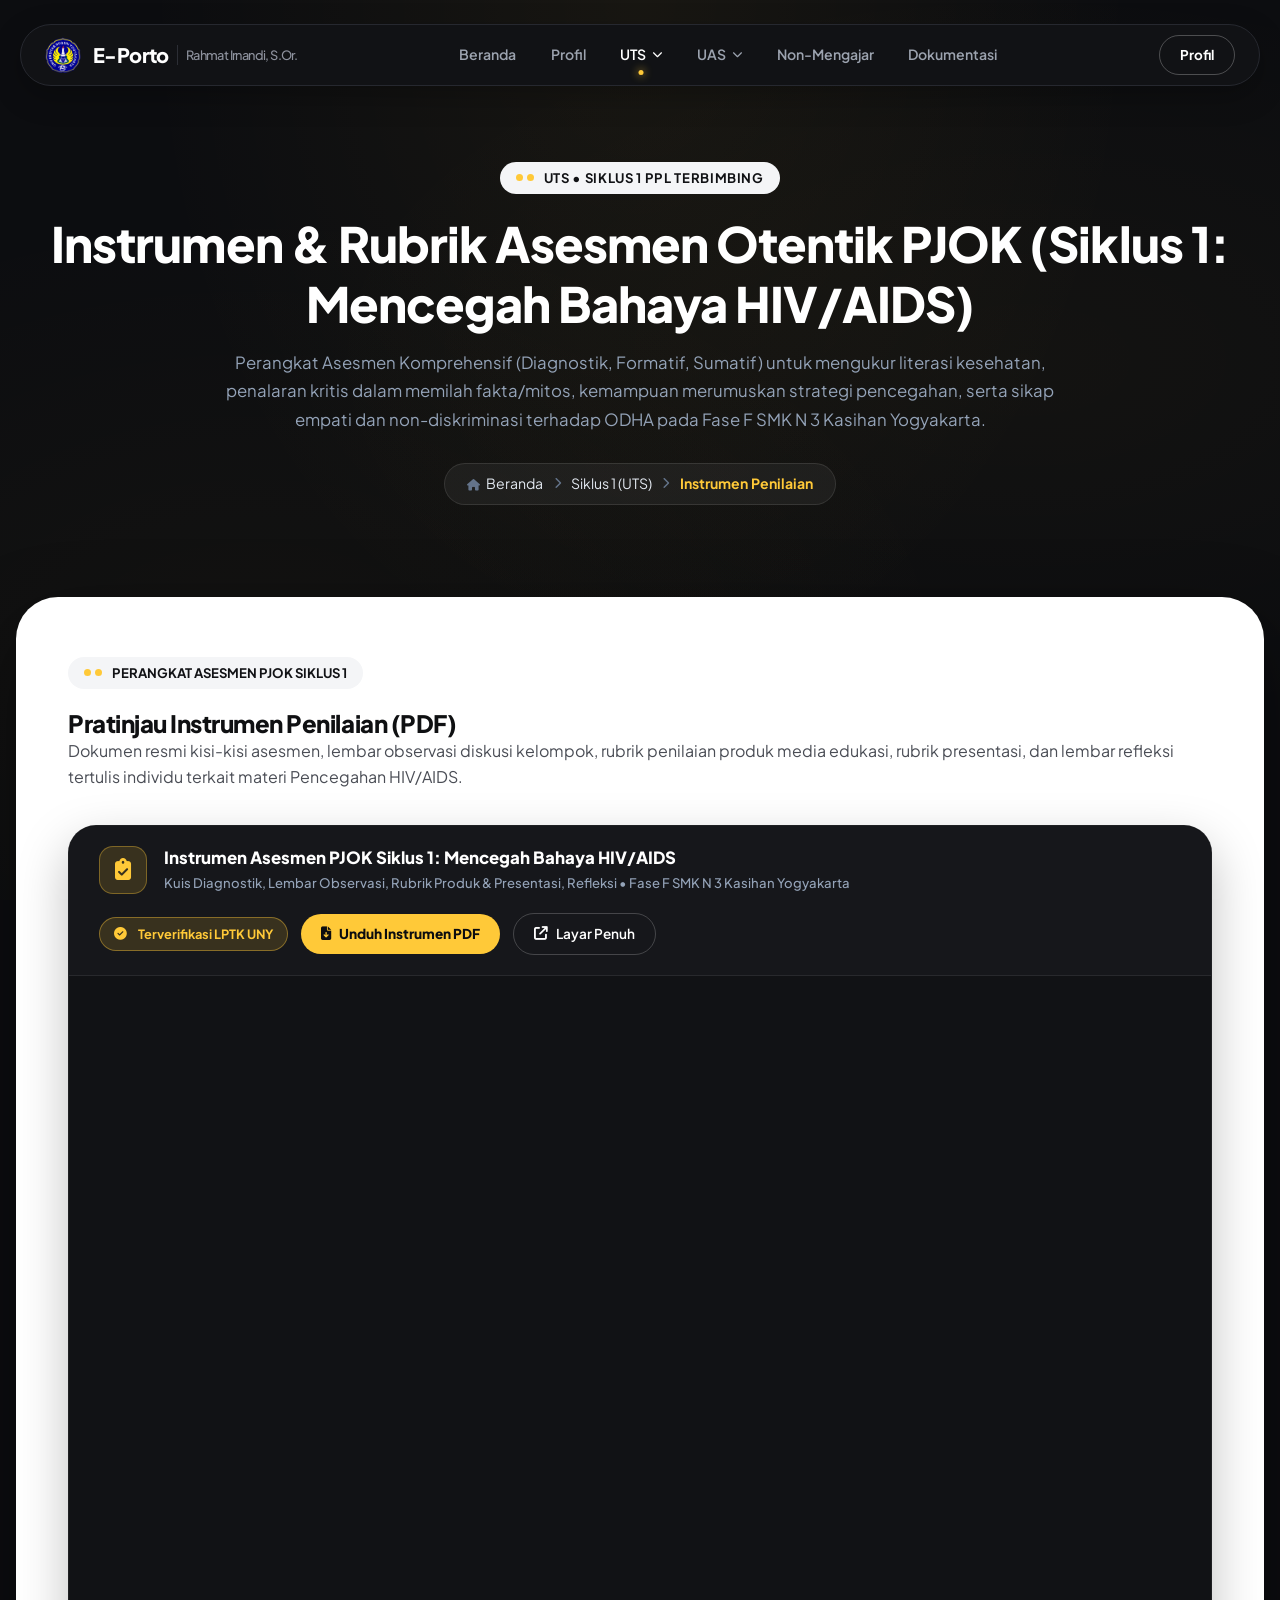
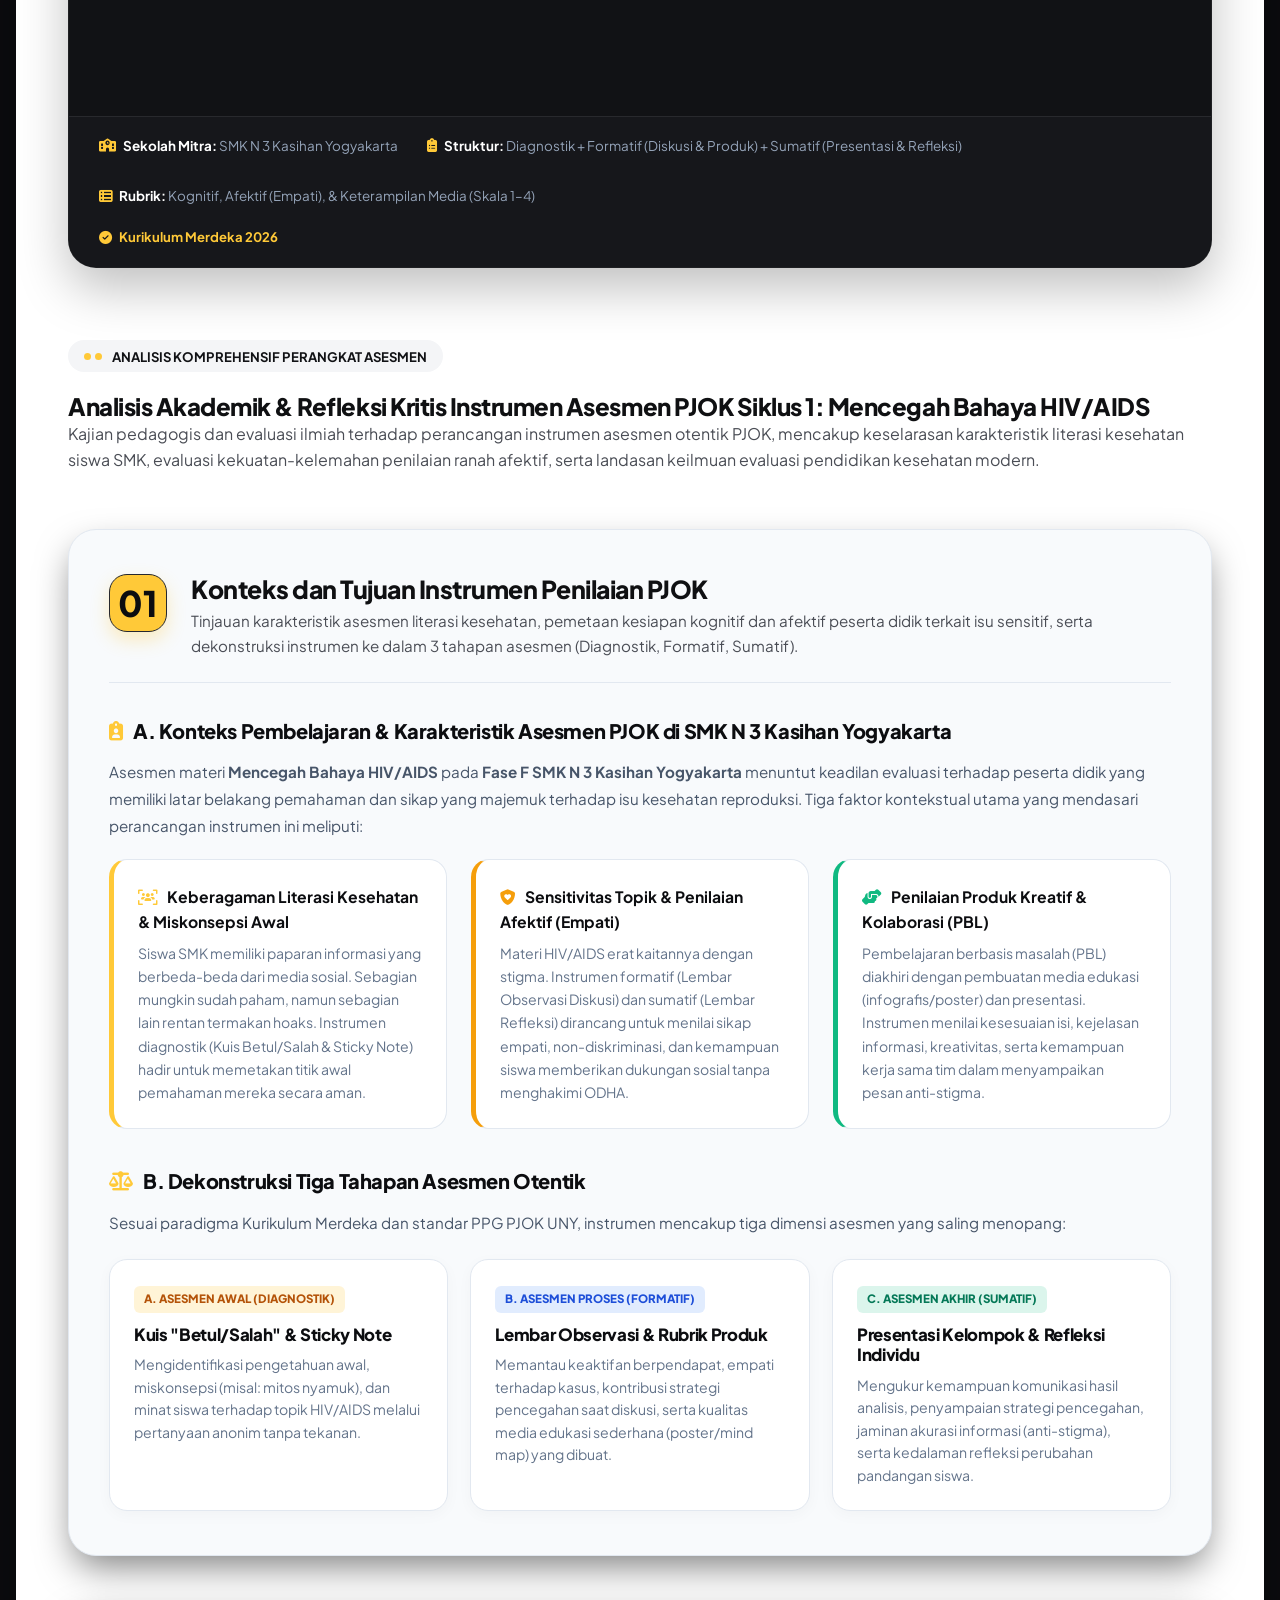
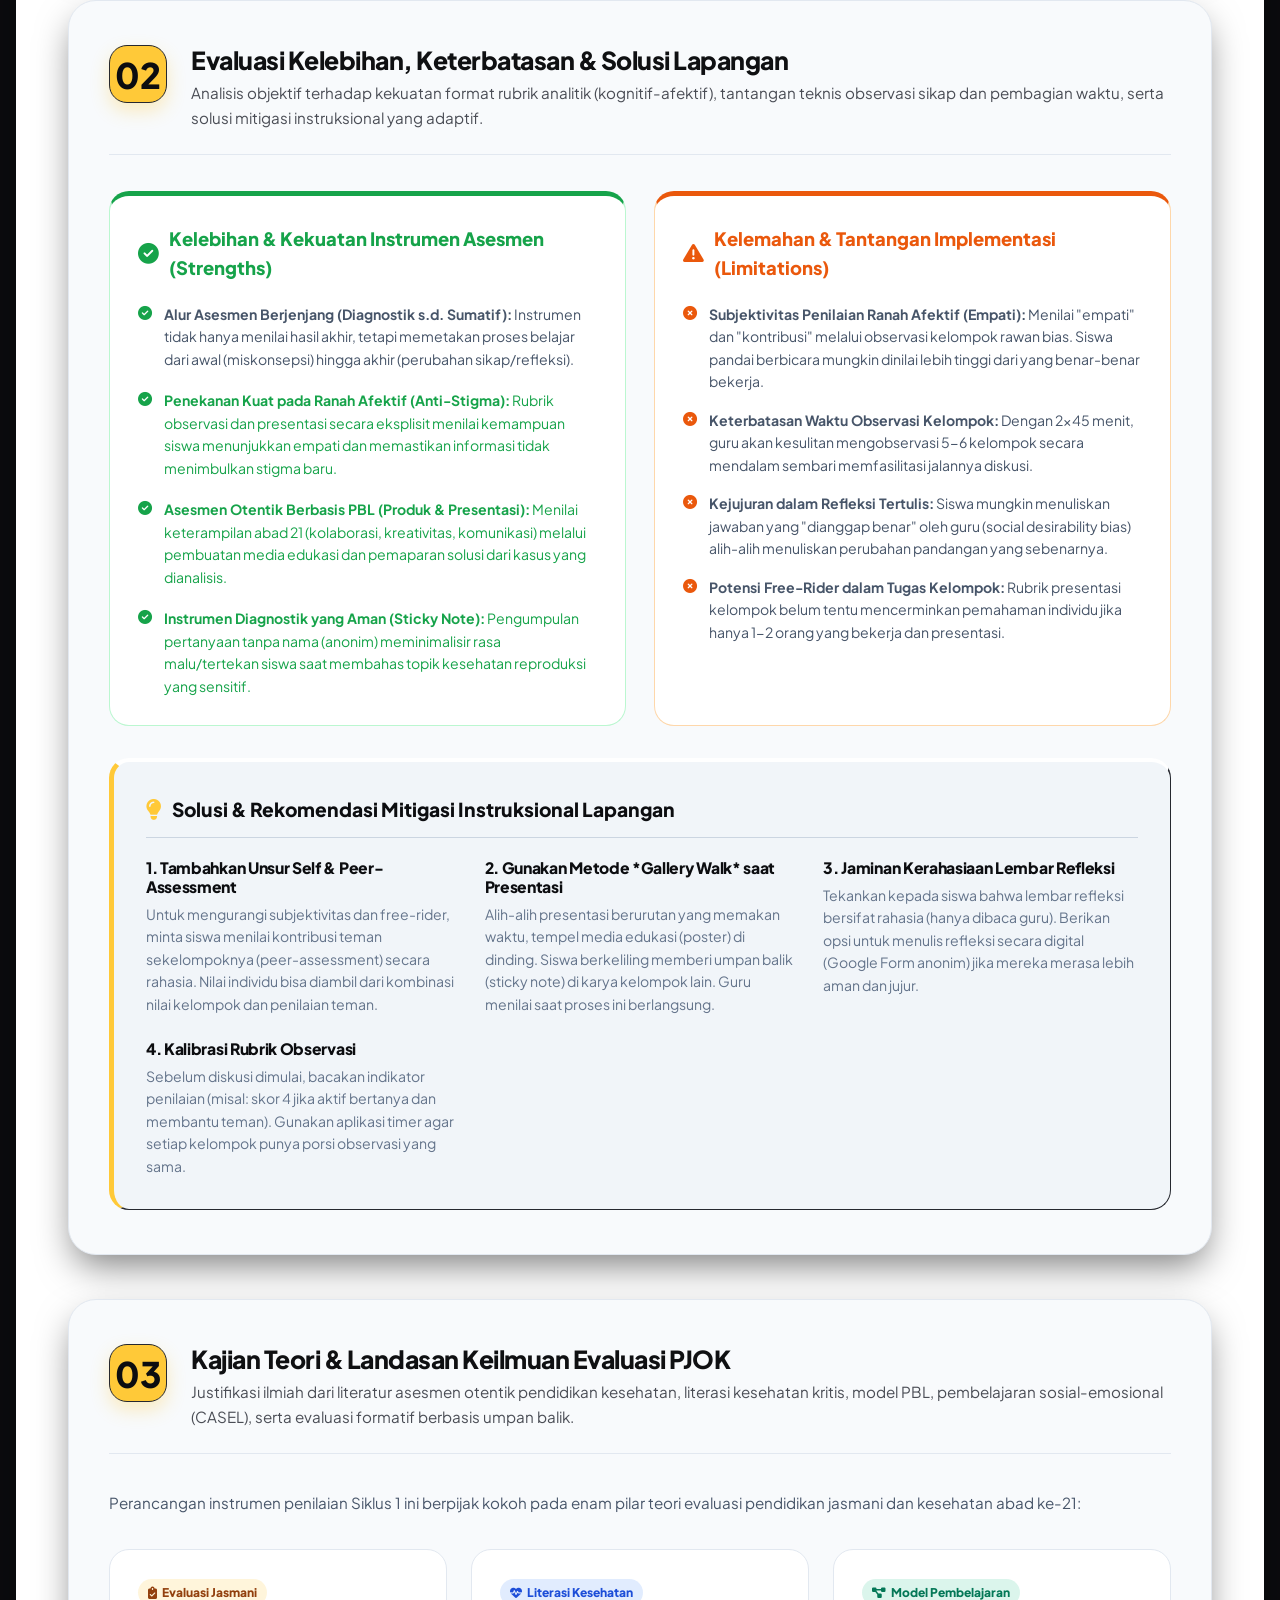
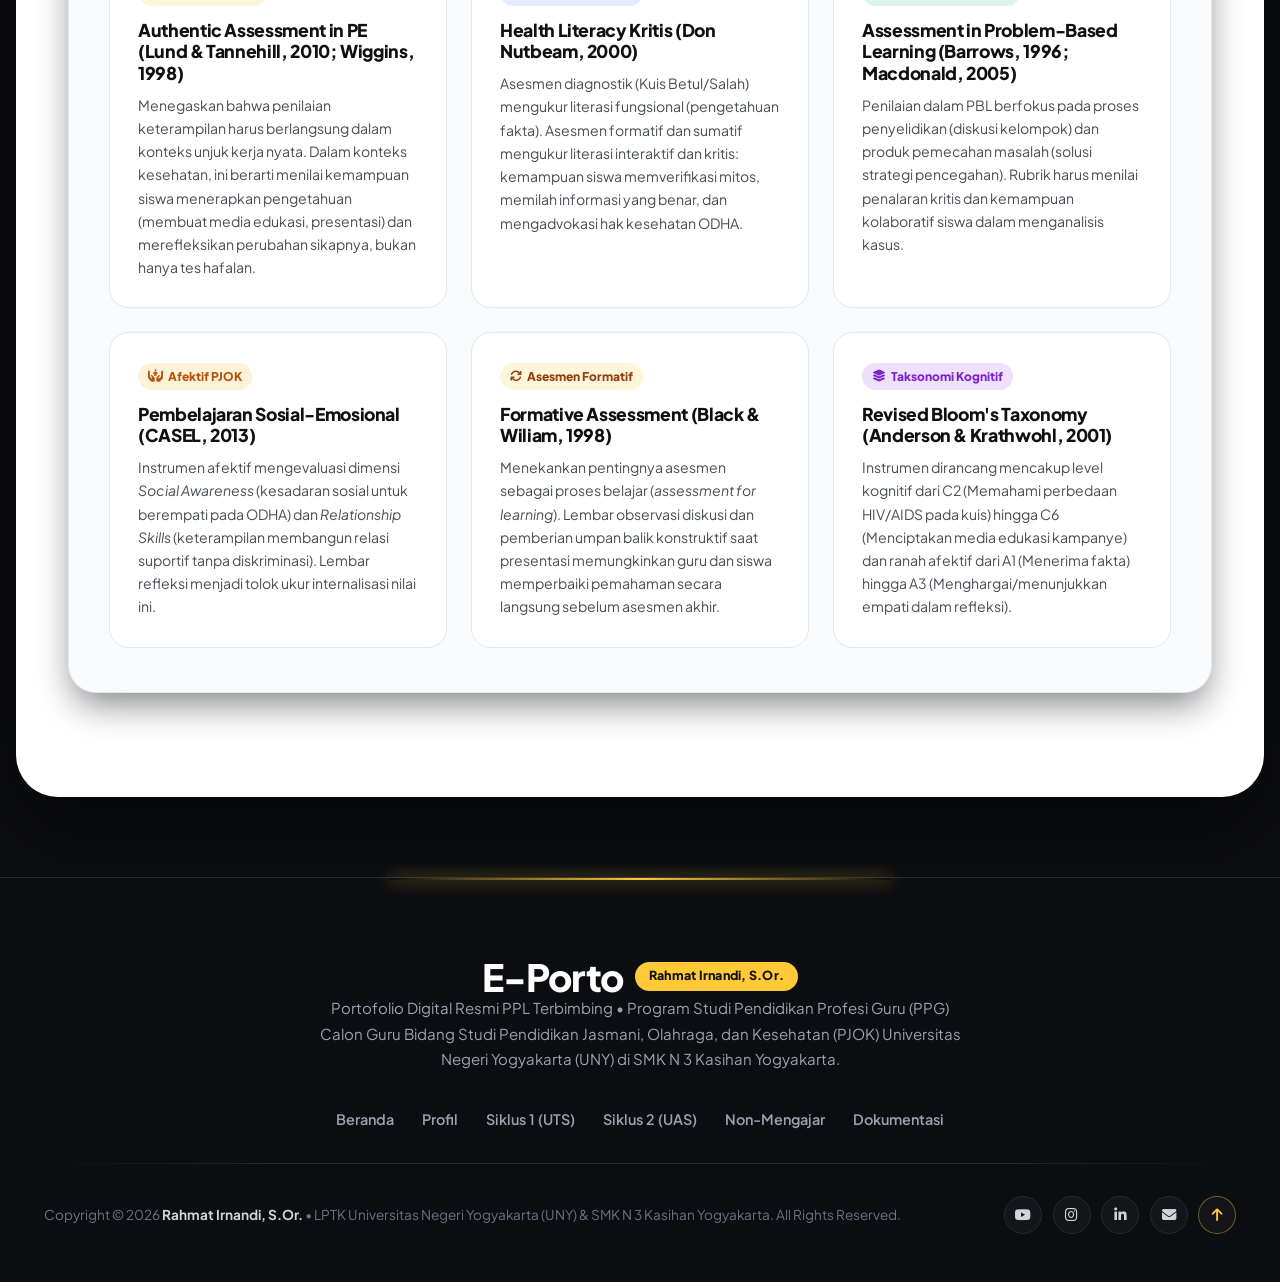
<file: UTS/instrumen.html>
<!doctype html>
<html lang="id">
  <head>
    <meta charset="UTF-8" />
    <meta name="viewport" content="width=device-width, initial-scale=1.0" />
    <title>UTS - Instrumen & Rubrik Asesmen Otentik PJOK (Siklus 1: Mencegah Bahaya HIV/AIDS) | Rahmat Irnandi, S.Or. - PPG PJOK UNY</title>

    <link rel="icon" type="image/png" href="../logo.png" />
    <link rel="preconnect" href="https://fonts.googleapis.com" />
    <link rel="preconnect" href="https://fonts.gstatic.com" crossorigin />
    <link href="https://fonts.googleapis.com/css2?family=Plus+Jakarta+Sans:wght@300;400;500;600;700;800&display=swap" rel="stylesheet" />
    <link rel="stylesheet" href="https://cdnjs.cloudflare.com/ajax/libs/font-awesome/6.5.1/css/all.min.css" />
    <link rel="stylesheet" href="../css/style.css" />

    <style>
      .standalone-navbar-wrap {
        padding: 1.5rem 0 0.5rem 0;
        position: relative;
        z-index: 1000;
      }
      .navbar-capsule {
        overflow: visible !important;
      }
      .nav-item-dropdown {
        position: relative;
      }
      .nav-item-dropdown::after {
        content: "";
        position: absolute;
        top: 100%;
        left: 0;
        right: 0;
        height: 18px;
      }

      /* Modular Pure White Island for Instrumen (<main>) */
      .ut-page-island {
        max-width: 1280px;
        margin: 2.5rem auto 5rem auto;
        padding: 3.75rem 3.25rem;
        background: #ffffff;
        border-radius: 42px;
        box-shadow: 0 30px 80px rgba(0, 0, 0, 0.45);
        position: relative;
        overflow: visible !important;
      }

      /* Subpage Hero Header */
      .ut-hero-header {
        padding: 2.75rem 0 3.25rem 0;
        text-align: center;
        position: relative;
      }
      .ut-hero-title {
        font-size: clamp(2.2rem, 3.8vw, 3.2rem);
        font-weight: 800;
        color: #ffffff;
        margin-bottom: 0.85rem;
        letter-spacing: -0.02em;
        line-height: 1.25;
      }
      .ut-hero-desc {
        max-width: 860px;
        margin: 0 auto 1.75rem auto;
        font-size: 1.05rem;
        line-height: 1.7;
        color: #94a3b8;
      }

      /* Breadcrumb */
      .ut-breadcrumb {
        display: inline-flex;
        align-items: center;
        gap: 0.65rem;
        background: rgba(255, 255, 255, 0.05);
        border: 1px solid rgba(255, 255, 255, 0.1);
        padding: 0.55rem 1.4rem;
        border-radius: 999px;
        font-size: 0.88rem;
      }
      .ut-breadcrumb a {
        color: #e2e8f0;
        text-decoration: none;
        transition: color 0.2s ease;
      }
      .ut-breadcrumb a:hover {
        color: #ffc938;
      }
      .ut-breadcrumb i {
        font-size: 0.72rem;
        color: #64748b;
      }
      .ut-breadcrumb .current {
        color: #ffc938;
        font-weight: 700;
      }

      /* Custom High-Contrast PDF Viewer Card */
      .pdf-viewer-card {
        background: #0c0d10;
        border-radius: 28px;
        overflow: hidden;
        box-shadow: 0 20px 50px rgba(0, 0, 0, 0.25);
        border: 1px solid rgba(255, 255, 255, 0.08);
        margin-bottom: 4rem;
      }
      .pdf-viewer-toolbar {
        background: #16171b;
        padding: 1.25rem 1.85rem;
        display: flex;
        align-items: center;
        justify-content: space-between;
        flex-wrap: wrap;
        gap: 1.2rem;
        border-bottom: 1px solid rgba(255, 255, 255, 0.08);
      }
      .pdf-toolbar-info {
        display: flex;
        align-items: center;
        gap: 1.1rem;
      }
      .pdf-toolbar-icon {
        width: 48px;
        height: 48px;
        background: rgba(255, 201, 56, 0.15);
        border: 1px solid rgba(255, 201, 56, 0.35);
        border-radius: 14px;
        display: flex;
        align-items: center;
        justify-content: center;
        color: #ffc938;
        font-size: 1.35rem;
        flex-shrink: 0;
      }
      .pdf-toolbar-title {
        color: #ffffff;
        font-size: 1.05rem;
        font-weight: 800;
        margin-bottom: 0.2rem;
      }
      .pdf-toolbar-sub {
        color: #94a3b8;
        font-size: 0.82rem;
      }
      .pdf-toolbar-actions {
        display: flex;
        align-items: center;
        gap: 0.8rem;
        flex-wrap: wrap;
      }
      .btn-nexis-yellow {
        background: #ffc938;
        color: #0c0d10;
        font-weight: 800;
        padding: 0.55rem 1.25rem;
        border-radius: 999px;
        font-size: 0.85rem;
        text-decoration: none;
        display: inline-flex;
        align-items: center;
        gap: 0.5rem;
        transition: all 0.2s ease;
        border: none;
      }
      .btn-nexis-yellow:hover {
        background: #f59e0b;
        transform: translateY(-2px);
        box-shadow: 0 8px 20px rgba(255, 201, 56, 0.35);
      }
      .btn-nexis-outline {
        background: transparent;
        color: #ffffff;
        border: 1px solid rgba(255, 255, 255, 0.2);
        font-weight: 600;
        padding: 0.55rem 1.25rem;
        border-radius: 999px;
        font-size: 0.85rem;
        text-decoration: none;
        display: inline-flex;
        align-items: center;
        gap: 0.5rem;
        transition: all 0.2s ease;
      }
      .btn-nexis-outline:hover {
        border-color: #ffc938;
        color: #ffc938;
        background: rgba(255, 201, 56, 0.05);
      }
      .pdf-frame-wrapper {
        width: 100%;
        height: 740px;
        background: #111215;
        position: relative;
      }
      .pdf-frame-wrapper iframe {
        width: 100%;
        height: 100%;
        border: none;
      }
      .pdf-metadata-bar {
        background: #16171b;
        padding: 1.15rem 1.85rem;
        display: flex;
        align-items: center;
        justify-content: space-between;
        flex-wrap: wrap;
        gap: 1rem;
        border-top: 1px solid rgba(255, 255, 255, 0.08);
      }
      .pdf-meta-item {
        font-size: 0.84rem;
        color: #94a3b8;
        display: inline-flex;
        align-items: center;
        gap: 0.45rem;
      }
      .pdf-meta-item strong {
        color: #ffffff;
      }

      /* Academic Analysis Sections */
      .analysis-module-card {
        background: #f8fafc;
        border-radius: 28px;
        border: 1px solid #e2e8f0;
        padding: 2.75rem 2.5rem;
        margin-bottom: 2.75rem;
        transition: all 0.3s ease;
      }
      .analysis-module-card:hover {
        box-shadow: 0 15px 35px rgba(0, 0, 0, 0.05);
        border-color: #cbd5e1;
      }
      .analysis-module-header {
        display: flex;
        align-items: flex-start;
        gap: 1.5rem;
        margin-bottom: 2.25rem;
        border-bottom: 1px solid #e2e8f0;
        padding-bottom: 1.5rem;
      }
      .analysis-module-num {
        font-size: 2.2rem;
        font-weight: 900;
        color: #0c0d10;
        line-height: 1;
        background: #ffc938;
        width: 58px;
        height: 58px;
        border-radius: 18px;
        display: flex;
        align-items: center;
        justify-content: center;
        flex-shrink: 0;
        box-shadow: 0 8px 18px rgba(255, 201, 56, 0.3);
      }
      .analysis-module-title {
        font-size: 1.55rem;
        font-weight: 800;
        color: #0c0d10;
        margin-bottom: 0.35rem;
      }
      .analysis-module-desc {
        font-size: 0.95rem;
        color: #64748b;
        line-height: 1.6;
        margin: 0;
      }

      /* Theory Grid Inside Analysis */
      .theory-grid {
        display: grid;
        grid-template-columns: repeat(auto-fit, minmax(320px, 1fr));
        gap: 1.5rem;
      }
      .theory-card {
        background: #ffffff;
        border-radius: 20px;
        padding: 1.75rem;
        border: 1px solid #e2e8f0;
        transition:
          transform 0.2s ease,
          box-shadow 0.2s ease;
      }
      .theory-card:hover {
        transform: translateY(-4px);
        box-shadow: 0 12px 30px rgba(0, 0, 0, 0.06);
        border-color: #ffc938;
      }
      .theory-badge {
        display: inline-flex;
        align-items: center;
        background: rgba(255, 201, 56, 0.18);
        color: #92400e;
        font-size: 0.75rem;
        font-weight: 800;
        padding: 4px 10px;
        border-radius: 999px;
        margin-bottom: 0.85rem;
      }
      .theory-title {
        font-size: 1.1rem;
        font-weight: 800;
        color: #0c0d10;
        margin-bottom: 0.6rem;
      }
      .theory-desc {
        font-size: 0.88rem;
        color: #475569;
        line-height: 1.65;
        margin: 0;
      }

      @media (max-width: 860px) {
        .ut-page-island {
          padding: 2.25rem 1.25rem;
          margin: 1.5rem auto 3rem auto;
          border-radius: 28px;
        }
        .pdf-frame-wrapper {
          height: 480px;
        }
        .analysis-module-card {
          padding: 1.75rem 1.25rem;
        }
        .analysis-module-header {
          flex-direction: column;
          gap: 1rem;
        }
      }
    </style>
  </head>
  <body>
    <!-- =================================================================
       1. STANDALONE CAPSULE NAVBAR (Matching index.html Exactly)
       ================================================================= -->
    <header class="navbar container standalone-navbar-wrap">
      <div class="navbar-capsule">
        <a href="../index.html" class="brand-nexis">
          <img src="../logo.png" alt="Logo UNY" class="brand-logo-img" onerror="this.src = '../logo navbar.png'" />
          <span class="brand-nexis-text">
            E-Porto
            <span class="brand-nexis-sub">Rahmat Irnandi, S.Or.</span>
          </span>
        </a>

        <nav>
          <ul class="nav-links">
            <li><a href="../index.html" class="nav-link">Beranda</a></li>
            <li><a href="../profil.html" class="nav-link">Profil</a></li>

            <!-- UTS Dropdown (Active) -->
            <li class="nav-item-dropdown">
              <a href="javascript:void(0)" class="nav-link dropdown-toggle active" role="button"> UTS <i class="fa-solid fa-chevron-down chevron-icon"></i> </a>
              <ul class="dropdown-menu">
                <li>
                  <a href="rancangan.html" class="dropdown-item"><i class="fa-solid fa-book-bookmark"></i> Rancangan Modul</a>
                </li>
                <li>
                  <a href="materi.html" class="dropdown-item"><i class="fa-solid fa-book-open"></i> Materi Ajar</a>
                </li>
                <li>
                  <a href="media.html" class="dropdown-item"><i class="fa-solid fa-photo-film"></i> Media TPACK</a>
                </li>
                <li>
                  <a href="instrumen.html" class="dropdown-item active"><i class="fa-solid fa-clipboard-check"></i> Instrumen Asesmen</a>
                </li>
                <li>
                  <a href="video.html" class="dropdown-item"><i class="fa-solid fa-circle-play"></i> Video Praktik</a>
                </li>
              </ul>
            </li>

            <!-- UAS Dropdown -->
            <li class="nav-item-dropdown">
              <a href="javascript:void(0)" class="nav-link dropdown-toggle" role="button"> UAS <i class="fa-solid fa-chevron-down chevron-icon"></i> </a>
              <ul class="dropdown-menu">
                <li>
                  <a href="../UAS/rancangan.html" class="dropdown-item"><i class="fa-solid fa-book-bookmark"></i> Rancangan Modul</a>
                </li>
                <li>
                  <a href="../UAS/materi.html" class="dropdown-item"><i class="fa-solid fa-book-open"></i> Materi Ajar</a>
                </li>
                <li>
                  <a href="../UAS/media.html" class="dropdown-item"><i class="fa-solid fa-photo-film"></i> Media TPACK</a>
                </li>
                <li>
                  <a href="../UAS/instrumen.html" class="dropdown-item"><i class="fa-solid fa-clipboard-check"></i> Instrumen Asesmen</a>
                </li>
                <li>
                  <a href="../UAS/video.html" class="dropdown-item"><i class="fa-solid fa-circle-play"></i> Video Praktik</a>
                </li>
              </ul>
            </li>

            <li><a href="../non-mengajar.html" class="nav-link">Non-Mengajar</a></li>
            <li><a href="../dokumentasi.html" class="nav-link">Dokumentasi</a></li>
          </ul>
        </nav>

        <div class="nav-actions">
          <a href="../profil.html" class="btn-nav-quote"> Profil </a>
          <button class="mobile-toggle" aria-label="Toggle Navigation">
            <i class="fa-solid fa-bars"></i>
          </button>
        </div>
      </div>
    </header>

    <!-- =================================================================
         2. SUBPAGE HERO HEADER & BREADCRUMB
         ================================================================= -->
    <section class="ut-hero-header">
      <div class="container">
        <div class="badge-pill-group" style="justify-content: center; margin-bottom: 1.25rem">
          <span class="twin-dot-icon"> <span></span><span></span> </span>
          <span style="font-weight: 700; letter-spacing: 0.05em">UTS • SIKLUS 1 PPL TERBIMBING</span>
        </div>

        <h1 class="ut-hero-title">Instrumen & Rubrik Asesmen Otentik PJOK (Siklus 1: Mencegah Bahaya HIV/AIDS)</h1>
        <p class="ut-hero-desc">
          Perangkat Asesmen Komprehensif (Diagnostik, Formatif, Sumatif) untuk mengukur literasi kesehatan, penalaran kritis dalam memilah fakta/mitos, kemampuan merumuskan strategi pencegahan, serta sikap empati dan non-diskriminasi
          terhadap ODHA pada Fase F SMK N 3 Kasihan Yogyakarta.
        </p>

        <div class="ut-breadcrumb">
          <a href="../index.html"><i class="fa-solid fa-house" style="margin-right: 4px"></i> Beranda</a>
          <i class="fa-solid fa-chevron-right"></i>
          <a href="rancangan.html">Siklus 1 (UTS)</a>
          <i class="fa-solid fa-chevron-right"></i>
          <span class="current">Instrumen Penilaian</span>
        </div>
      </div>
    </section>

    <!-- =================================================================
         3. MAIN MODULAR WHITE ISLAND (<main>)
         ================================================================= -->
    <main class="island-white ut-page-island reveal-init">
      <!-- =============================================================
           A. INTERACTIVE PDF VIEWER SECTION
           ============================================================= -->
      <section style="margin-bottom: 4.5rem">
        <div class="section-agency-head" style="margin-bottom: 2.25rem">
          <div class="badge-pill-group">
            <span class="twin-dot-icon"> <span></span><span></span> </span>
            <span>PERANGKAT ASESMEN PJOK SIKLUS 1</span>
          </div>
          <h2 class="section-agency-title">Pratinjau Instrumen Penilaian (PDF)</h2>
          <p class="section-agency-subtitle">
            Dokumen resmi kisi-kisi asesmen, lembar observasi diskusi kelompok, rubrik penilaian produk media edukasi, rubrik presentasi, dan lembar refleksi tertulis individu terkait materi Pencegahan HIV/AIDS.
          </p>
        </div>

        <!-- PDF Viewer Container Card -->
        <div class="pdf-viewer-card">
          <!-- Toolbar -->
          <div class="pdf-viewer-toolbar">
            <div class="pdf-toolbar-info">
              <div class="pdf-toolbar-icon">
                <i class="fa-solid fa-clipboard-check"></i>
              </div>
              <div>
                <div class="pdf-toolbar-title">Instrumen Asesmen PJOK Siklus 1: Mencegah Bahaya HIV/AIDS</div>
                <div class="pdf-toolbar-sub">Kuis Diagnostik, Lembar Observasi, Rubrik Produk & Presentasi, Refleksi • Fase F SMK N 3 Kasihan Yogyakarta</div>
              </div>
            </div>

            <div class="pdf-toolbar-actions">
              <span class="tag-pill" style="background: rgba(255, 201, 56, 0.15); color: #ffc938; font-weight: 700; border: 1px solid rgba(255, 201, 56, 0.4); padding: 6px 14px; font-size: 0.8rem; border-radius: 999px">
                <i class="fa-solid fa-circle-check" style="margin-right: 5px"></i> Terverifikasi LPTK UNY
              </span>
              <a href="../Dokumen/Instrumen Siklus 1.pdf" download="Instrumen_Penilaian_PJOK_Siklus1_HIV_AIDS_RahmatIrnandi.pdf" class="btn-nexis-yellow"> <i class="fa-solid fa-file-arrow-down"></i> Unduh Instrumen PDF </a>
              <a href="../Dokumen/Instrumen Siklus 1.pdf" target="_blank" rel="noopener noreferrer" class="btn-nexis-outline"> <i class="fa-solid fa-arrow-up-right-from-square"></i> Layar Penuh </a>
            </div>
          </div>

          <!-- Embedded Frame -->
          <div class="pdf-frame-wrapper">
            <iframe src="../Dokumen/Instrumen Siklus 1.pdf#toolbar=1&navpanes=0&scrollbar=1" title="Instrumen Penilaian Siklus 1: Mencegah Bahaya HIV/AIDS - Rahmat Irnandi, S.Or." loading="lazy">
              <p style="padding: 2.5rem; color: #ffffff; text-align: center">
                Peramban Anda tidak mendukung penampil PDF langsung. Silakan
                <a href="../Dokumen/Instrumen Siklus 1.pdf" target="_blank" style="color: #ffc938; font-weight: bold; text-decoration: underline"> Klik di sini untuk mengunduh atau membuka Instrumen Penilaian Siklus 1 (.PDF) </a>.
              </p>
            </iframe>
          </div>

          <!-- Footer Metadata Bar -->
          <div class="pdf-metadata-bar">
            <div style="display: flex; align-items: center; gap: 1.8rem; flex-wrap: wrap">
              <div class="pdf-meta-item">
                <i class="fa-solid fa-school" style="color: #ffc938"></i>
                <span><strong>Sekolah Mitra:</strong> SMK N 3 Kasihan Yogyakarta</span>
              </div>
              <div class="pdf-meta-item">
                <i class="fa-solid fa-clipboard-list" style="color: #ffc938"></i>
                <span><strong>Struktur:</strong> Diagnostik + Formatif (Diskusi & Produk) + Sumatif (Presentasi & Refleksi)</span>
              </div>
              <div class="pdf-meta-item">
                <i class="fa-solid fa-table-list" style="color: #ffc938"></i>
                <span><strong>Rubrik:</strong> Kognitif, Afektif (Empati), & Keterampilan Media (Skala 1–4)</span>
              </div>
            </div>
            <div>
              <span style="font-size: 0.82rem; color: #ffc938; font-weight: 700"> <i class="fa-solid fa-circle-check" style="margin-right: 5px"></i> Kurikulum Merdeka 2026 </span>
            </div>
          </div>
        </div>
      </section>

      <!-- =============================================================
           B. COMPREHENSIVE ACADEMIC ANALYSIS
           ============================================================= -->
      <section>
        <div class="section-agency-head" style="margin-bottom: 3.5rem">
          <div class="badge-pill-group">
            <span class="twin-dot-icon"> <span></span><span></span> </span>
            <span>ANALISIS KOMPREHENSIF PERANGKAT ASESMEN</span>
          </div>
          <h2 class="section-agency-title">Analisis Akademik & Refleksi Kritis Instrumen Asesmen PJOK Siklus 1: Mencegah Bahaya HIV/AIDS</h2>
          <p class="section-agency-subtitle">
            Kajian pedagogis dan evaluasi ilmiah terhadap perancangan instrumen asesmen otentik PJOK, mencakup keselarasan karakteristik literasi kesehatan siswa SMK, evaluasi kekuatan-kelemahan penilaian ranah afektif, serta landasan
            keilmuan evaluasi pendidikan kesehatan modern.
          </p>
        </div>

        <!-- =========================================================
             MODUL 01: KONTEKS DAN TUJUAN INSTRUMEN
             ========================================================= -->
        <article class="analysis-module-card">
          <div class="analysis-module-header">
            <div class="analysis-module-num">01</div>
            <div>
              <h3 class="analysis-module-title">Konteks dan Tujuan Instrumen Penilaian PJOK</h3>
              <p class="analysis-module-desc">
                Tinjauan karakteristik asesmen literasi kesehatan, pemetaan kesiapan kognitif dan afektif peserta didik terkait isu sensitif, serta dekonstruksi instrumen ke dalam 3 tahapan asesmen (Diagnostik, Formatif, Sumatif).
              </p>
            </div>
          </div>

          <div class="analysis-content-body">
            <!-- Sub-bab A -->
            <div style="margin-bottom: 2.5rem">
              <h4 style="font-size: 1.25rem; font-weight: 800; color: #0c0d10; margin-bottom: 1rem; display: flex; align-items: center; gap: 0.65rem">
                <i class="fa-solid fa-clipboard-user" style="color: #ffc938; font-size: 1.2rem"></i>
                A. Konteks Pembelajaran & Karakteristik Asesmen PJOK di SMK N 3 Kasihan Yogyakarta
              </h4>
              <p style="font-size: 0.95rem; color: #475569; line-height: 1.75; margin-bottom: 1.25rem">
                Asesmen materi <strong>Mencegah Bahaya HIV/AIDS</strong> pada <strong>Fase F SMK N 3 Kasihan Yogyakarta</strong> menuntut keadilan evaluasi terhadap peserta didik yang memiliki latar belakang pemahaman dan sikap yang majemuk
                terhadap isu kesehatan reproduksi. Tiga faktor kontekstual utama yang mendasari perancangan instrumen ini meliputi:
              </p>

              <div style="display: grid; grid-template-columns: repeat(auto-fit, minmax(320px, 1fr)); gap: 1.5rem; margin-bottom: 1.5rem">
                <div style="background: #ffffff; border-radius: 18px; padding: 1.5rem; border-left: 4px solid #ffc938; border: 1px solid #e2e8f0; border-left-width: 5px; border-left-color: #ffc938">
                  <strong style="display: block; color: #0c0d10; font-size: 0.98rem; margin-bottom: 0.45rem">
                    <i class="fa-solid fa-users-viewfinder" style="margin-right: 6px; color: #ffc938"></i> Keberagaman Literasi Kesehatan & Miskonsepsi Awal
                  </strong>
                  <p style="font-size: 0.88rem; color: #64748b; line-height: 1.65; margin: 0">
                    Siswa SMK memiliki paparan informasi yang berbeda-beda dari media sosial. Sebagian mungkin sudah paham, namun sebagian lain rentan termakan hoaks. Instrumen diagnostik (Kuis Betul/Salah & Sticky Note) hadir untuk
                    memetakan titik awal pemahaman mereka secara aman.
                  </p>
                </div>

                <div style="background: #ffffff; border-radius: 18px; padding: 1.5rem; border-left: 4px solid #f59e0b; border: 1px solid #e2e8f0; border-left-width: 5px; border-left-color: #f59e0b">
                  <strong style="display: block; color: #0c0d10; font-size: 0.98rem; margin-bottom: 0.45rem">
                    <i class="fa-solid fa-shield-heart" style="margin-right: 6px; color: #f59e0b"></i> Sensitivitas Topik & Penilaian Afektif (Empati)
                  </strong>
                  <p style="font-size: 0.88rem; color: #64748b; line-height: 1.65; margin: 0">
                    Materi HIV/AIDS erat kaitannya dengan stigma. Instrumen formatif (Lembar Observasi Diskusi) dan sumatif (Lembar Refleksi) dirancang untuk menilai sikap empati, non-diskriminasi, dan kemampuan siswa memberikan dukungan
                    sosial tanpa menghakimi ODHA.
                  </p>
                </div>

                <div style="background: #ffffff; border-radius: 18px; padding: 1.5rem; border-left: 4px solid #10b981; border: 1px solid #e2e8f0; border-left-width: 5px; border-left-color: #10b981">
                  <strong style="display: block; color: #0c0d10; font-size: 0.98rem; margin-bottom: 0.45rem">
                    <i class="fa-solid fa-handshake-angle" style="margin-right: 6px; color: #10b981"></i> Penilaian Produk Kreatif & Kolaborasi (PBL)
                  </strong>
                  <p style="font-size: 0.88rem; color: #64748b; line-height: 1.65; margin: 0">
                    Pembelajaran berbasis masalah (PBL) diakhiri dengan pembuatan media edukasi (infografis/poster) dan presentasi. Instrumen menilai kesesuaian isi, kejelasan informasi, kreativitas, serta kemampuan kerja sama tim dalam
                    menyampaikan pesan anti-stigma.
                  </p>
                </div>
              </div>
            </div>

            <!-- Sub-bab B -->
            <div>
              <h4 style="font-size: 1.25rem; font-weight: 800; color: #0c0d10; margin-bottom: 1rem; display: flex; align-items: center; gap: 0.65rem">
                <i class="fa-solid fa-scale-balanced" style="color: #ffc938; font-size: 1.2rem"></i>
                B. Dekonstruksi Tiga Tahapan Asesmen Otentik
              </h4>
              <p style="font-size: 0.95rem; color: #475569; line-height: 1.7; margin-bottom: 1.5rem">Sesuai paradigma Kurikulum Merdeka dan standar PPG PJOK UNY, instrumen mencakup tiga dimensi asesmen yang saling menopang:</p>

              <div style="display: grid; grid-template-columns: repeat(auto-fit, minmax(260px, 1fr)); gap: 1.4rem">
                <!-- Tahap 1: Diagnostik -->
                <div style="background: #ffffff; border: 1px solid #e2e8f0; border-radius: 18px; padding: 1.5rem; box-shadow: 0 4px 15px rgba(0, 0, 0, 0.03)">
                  <div style="display: inline-block; background: rgba(255, 201, 56, 0.2); color: #b45309; font-size: 0.72rem; font-weight: 800; padding: 4px 10px; border-radius: 6px; margin-bottom: 0.75rem">
                    A. ASESMEN AWAL (DIAGNOSTIK)
                  </div>
                  <h5 style="font-size: 1.05rem; font-weight: 800; color: #0c0d10; margin-bottom: 0.5rem">Kuis "Betul/Salah" & Sticky Note</h5>
                  <p style="font-size: 0.88rem; color: #64748b; line-height: 1.6; margin: 0">
                    Mengidentifikasi pengetahuan awal, miskonsepsi (misal: mitos nyamuk), dan minat siswa terhadap topik HIV/AIDS melalui pertanyaan anonim tanpa tekanan.
                  </p>
                </div>

                <!-- Tahap 2: Formatif -->
                <div style="background: #ffffff; border: 1px solid #e2e8f0; border-radius: 18px; padding: 1.5rem; box-shadow: 0 4px 15px rgba(0, 0, 0, 0.03)">
                  <div style="display: inline-block; background: rgba(59, 130, 246, 0.15); color: #1d4ed8; font-size: 0.72rem; font-weight: 800; padding: 4px 10px; border-radius: 6px; margin-bottom: 0.75rem">
                    B. ASESMEN PROSES (FORMATIF)
                  </div>
                  <h5 style="font-size: 1.05rem; font-weight: 800; color: #0c0d10; margin-bottom: 0.5rem">Lembar Observasi & Rubrik Produk</h5>
                  <p style="font-size: 0.88rem; color: #64748b; line-height: 1.6; margin: 0">
                    Memantau keaktifan berpendapat, empati terhadap kasus, kontribusi strategi pencegahan saat diskusi, serta kualitas media edukasi sederhana (poster/mind map) yang dibuat.
                  </p>
                </div>

                <!-- Tahap 3: Sumatif -->
                <div style="background: #ffffff; border: 1px solid #e2e8f0; border-radius: 18px; padding: 1.5rem; box-shadow: 0 4px 15px rgba(0, 0, 0, 0.03)">
                  <div style="display: inline-block; background: rgba(16, 185, 129, 0.15); color: #047857; font-size: 0.72rem; font-weight: 800; padding: 4px 10px; border-radius: 6px; margin-bottom: 0.75rem">C. ASESMEN AKHIR (SUMATIF)</div>
                  <h5 style="font-size: 1.05rem; font-weight: 800; color: #0c0d10; margin-bottom: 0.5rem">Presentasi Kelompok & Refleksi Individu</h5>
                  <p style="font-size: 0.88rem; color: #64748b; line-height: 1.6; margin: 0">
                    Mengukur kemampuan komunikasi hasil analisis, penyampaian strategi pencegahan, jaminan akurasi informasi (anti-stigma), serta kedalaman refleksi perubahan pandangan siswa.
                  </p>
                </div>
              </div>
            </div>
          </div>
        </article>

        <!-- =========================================================
             MODUL 02: KELEBIHAN DAN KEKURANGAN INSTRUMEN
             ========================================================= -->
        <article class="analysis-module-card">
          <div class="analysis-module-header">
            <div class="analysis-module-num">02</div>
            <div>
              <h3 class="analysis-module-title">Evaluasi Kelebihan, Keterbatasan & Solusi Lapangan</h3>
              <p class="analysis-module-desc">Analisis objektif terhadap kekuatan format rubrik analitik (kognitif-afektif), tantangan teknis observasi sikap dan pembagian waktu, serta solusi mitigasi instruksional yang adaptif.</p>
            </div>
          </div>

          <div class="analysis-content-body">
            <!-- 2-Column Grid: Pro vs Con -->
            <div class="analysis-grid-2col" style="display: grid; grid-template-columns: repeat(auto-fit, minmax(320px, 1fr)); gap: 1.75rem; margin-bottom: 2rem">
              <!-- Kolom Kelebihan -->
              <div class="analysis-box-item pro" style="background: #ffffff; border: 1px solid #bbf7d0; border-radius: 20px; padding: 1.75rem; border-top: 5px solid #16a34a">
                <div class="analysis-box-title" style="color: #16a34a; font-weight: 800; font-size: 1.15rem; margin-bottom: 1.25rem; display: flex; align-items: center; gap: 0.6rem">
                  <i class="fa-solid fa-circle-check" style="font-size: 1.3rem"></i>
                  Kelebihan & Kekuatan Instrumen Asesmen (Strengths)
                </div>
                <ul class="analysis-list" style="list-style: none; padding: 0; margin: 0; display: flex; flex-direction: column; gap: 1rem">
                  <li style="display: flex; align-items: flex-start; gap: 0.75rem; font-size: 0.88rem; color: #475569; line-height: 1.6">
                    <i class="fa-solid fa-check-circle" style="color: #16a34a; margin-top: 3px"></i>
                    <div>
                      <strong>Alur Asesmen Berjenjang (Diagnostik s.d. Sumatif):</strong>
                      Instrumen tidak hanya menilai hasil akhir, tetapi memetakan proses belajar dari awal (miskonsepsi) hingga akhir (perubahan sikap/refleksi).
                    </div>
                  </li>
                  <li style="display: flex; align-items: flex-start; gap: 0.75rem; font-size: 0.88rem; color: #16a34a; margin-top: 3px">
                    <i class="fa-solid fa-check-circle" style="color: #16a34a; margin-top: 3px"></i>
                    <div>
                      <strong>Penekanan Kuat pada Ranah Afektif (Anti-Stigma):</strong>
                      Rubrik observasi dan presentasi secara eksplisit menilai kemampuan siswa menunjukkan empati dan memastikan informasi tidak menimbulkan stigma baru.
                    </div>
                  </li>
                  <li style="display: flex; align-items: flex-start; gap: 0.75rem; font-size: 0.88rem; color: #16a34a; margin-top: 3px">
                    <i class="fa-solid fa-check-circle" style="color: #16a34a; margin-top: 3px"></i>
                    <div>
                      <strong>Asesmen Otentik Berbasis PBL (Produk & Presentasi):</strong>
                      Menilai keterampilan abad 21 (kolaborasi, kreativitas, komunikasi) melalui pembuatan media edukasi dan pemaparan solusi dari kasus yang dianalisis.
                    </div>
                  </li>
                  <li style="display: flex; align-items: flex-start; gap: 0.75rem; font-size: 0.88rem; color: #16a34a; margin-top: 3px">
                    <i class="fa-solid fa-check-circle" style="color: #16a34a; margin-top: 3px"></i>
                    <div>
                      <strong>Instrumen Diagnostik yang Aman (Sticky Note):</strong>
                      Pengumpulan pertanyaan tanpa nama (anonim) meminimalisir rasa malu/tertekan siswa saat membahas topik kesehatan reproduksi yang sensitif.
                    </div>
                  </li>
                </ul>
              </div>

              <!-- Kolom Kelemahan / Tantangan -->
              <div class="analysis-box-item con" style="background: #ffffff; border: 1px solid #fed7aa; border-radius: 20px; padding: 1.75rem; border-top: 5px solid #ea580c">
                <div class="analysis-box-title" style="color: #ea580c; font-weight: 800; font-size: 1.15rem; margin-bottom: 1.25rem; display: flex; align-items: center; gap: 0.6rem">
                  <i class="fa-solid fa-triangle-exclamation" style="font-size: 1.3rem"></i>
                  Kelemahan & Tantangan Implementasi (Limitations)
                </div>
                <ul class="analysis-list" style="list-style: none; padding: 0; margin: 0; display: flex; flex-direction: column; gap: 1rem">
                  <li style="display: flex; align-items: flex-start; gap: 0.75rem; font-size: 0.88rem; color: #475569; line-height: 1.6">
                    <i class="fa-solid fa-circle-xmark" style="color: #ea580c; margin-top: 3px"></i>
                    <div>
                      <strong>Subjektivitas Penilaian Ranah Afektif (Empati):</strong>
                      Menilai "empati" dan "kontribusi" melalui observasi kelompok rawan bias. Siswa pandai berbicara mungkin dinilai lebih tinggi dari yang benar-benar bekerja.
                    </div>
                  </li>
                  <li style="display: flex; align-items: flex-start; gap: 0.75rem; font-size: 0.88rem; color: #475569; line-height: 1.6">
                    <i class="fa-solid fa-circle-xmark" style="color: #ea580c; margin-top: 3px"></i>
                    <div>
                      <strong>Keterbatasan Waktu Observasi Kelompok:</strong>
                      Dengan 2x45 menit, guru akan kesulitan mengobservasi 5-6 kelompok secara mendalam sembari memfasilitasi jalannya diskusi.
                    </div>
                  </li>
                  <li style="display: flex; align-items: flex-start; gap: 0.75rem; font-size: 0.88rem; color: #475569; line-height: 1.6">
                    <i class="fa-solid fa-circle-xmark" style="color: #ea580c; margin-top: 3px"></i>
                    <div>
                      <strong>Kejujuran dalam Refleksi Tertulis:</strong>
                      Siswa mungkin menuliskan jawaban yang "dianggap benar" oleh guru (social desirability bias) alih-alih menuliskan perubahan pandangan yang sebenarnya.
                    </div>
                  </li>
                  <li style="display: flex; align-items: flex-start; gap: 0.75rem; font-size: 0.88rem; color: #475569; line-height: 1.6">
                    <i class="fa-solid fa-circle-xmark" style="color: #ea580c; margin-top: 3px"></i>
                    <div>
                      <strong>Potensi Free-Rider dalam Tugas Kelompok:</strong>
                      Rubrik presentasi kelompok belum tentu mencerminkan pemahaman individu jika hanya 1-2 orang yang bekerja dan presentasi.
                    </div>
                  </li>
                </ul>
              </div>
            </div>

            <!-- Solusi dan Mitigasi Lapangan -->
            <div class="analysis-box-item solution" style="background: #f1f5f9; border-radius: 20px; padding: 2rem; border-left: 5px solid #ffc938">
              <div class="analysis-box-title" style="color: #0c0d10; font-size: 1.2rem; font-weight: 800; border-bottom: 1px solid #cbd5e1; padding-bottom: 0.75rem; margin-bottom: 1.25rem; display: flex; align-items: center; gap: 0.65rem">
                <i class="fa-solid fa-lightbulb" style="color: #ffc938; font-size: 1.3rem"></i>
                Solusi & Rekomendasi Mitigasi Instruksional Lapangan
              </div>
              <div style="display: grid; grid-template-columns: repeat(auto-fit, minmax(280px, 1fr)); gap: 1.5rem">
                <div>
                  <h5 style="color: #0c0d10; font-size: 0.98rem; font-weight: 800; margin-bottom: 0.4rem">1. Tambahkan Unsur Self & Peer-Assessment</h5>
                  <p style="font-size: 0.88rem; color: #64748b; line-height: 1.6; margin: 0">
                    Untuk mengurangi subjektivitas dan free-rider, minta siswa menilai kontribusi teman sekelompoknya (peer-assessment) secara rahasia. Nilai individu bisa diambil dari kombinasi nilai kelompok dan penilaian teman.
                  </p>
                </div>
                <div>
                  <h5 style="color: #0c0d10; font-size: 0.98rem; font-weight: 800; margin-bottom: 0.4rem">2. Gunakan Metode *Gallery Walk* saat Presentasi</h5>
                  <p style="font-size: 0.88rem; color: #64748b; line-height: 1.6; margin: 0">
                    Alih-alih presentasi berurutan yang memakan waktu, tempel media edukasi (poster) di dinding. Siswa berkeliling memberi umpan balik (sticky note) di karya kelompok lain. Guru menilai saat proses ini berlangsung.
                  </p>
                </div>
                <div>
                  <h5 style="color: #0c0d10; font-size: 0.98rem; font-weight: 800; margin-bottom: 0.4rem">3. Jaminan Kerahasiaan Lembar Refleksi</h5>
                  <p style="font-size: 0.88rem; color: #64748b; line-height: 1.6; margin: 0">
                    Tekankan kepada siswa bahwa lembar refleksi bersifat rahasia (hanya dibaca guru). Berikan opsi untuk menulis refleksi secara digital (Google Form anonim) jika mereka merasa lebih aman dan jujur.
                  </p>
                </div>
                <div>
                  <h5 style="color: #0c0d10; font-size: 0.98rem; font-weight: 800; margin-bottom: 0.4rem">4. Kalibrasi Rubrik Observasi</h5>
                  <p style="font-size: 0.88rem; color: #64748b; line-height: 1.6; margin: 0">
                    Sebelum diskusi dimulai, bacakan indikator penilaian (misal: skor 4 jika aktif bertanya dan membantu teman). Gunakan aplikasi timer agar setiap kelompok punya porsi observasi yang sama.
                  </p>
                </div>
              </div>
            </div>
          </div>
        </article>

        <!-- =========================================================
             MODUL 03: KAJIAN TEORI EVALUASI PJOK
             ========================================================= -->
        <article class="analysis-module-card">
          <div class="analysis-module-header">
            <div class="analysis-module-num">03</div>
            <div>
              <h3 class="analysis-module-title">Kajian Teori & Landasan Keilmuan Evaluasi PJOK</h3>
              <p class="analysis-module-desc">
                Justifikasi ilmiah dari literatur asesmen otentik pendidikan kesehatan, literasi kesehatan kritis, model PBL, pembelajaran sosial-emosional (CASEL), serta evaluasi formatif berbasis umpan balik.
              </p>
            </div>
          </div>

          <div class="analysis-content-body">
            <p style="font-size: 0.95rem; color: #475569; line-height: 1.75; margin-bottom: 2rem">Perancangan instrumen penilaian Siklus 1 ini berpijak kokoh pada enam pilar teori evaluasi pendidikan jasmani dan kesehatan abad ke-21:</p>

            <div class="theory-grid">
              <!-- Teori 1: Authentic Assessment in PE -->
              <div class="theory-card">
                <span class="theory-badge"> <i class="fa-solid fa-clipboard-check" style="margin-right: 5px"></i> Evaluasi Jasmani </span>
                <h4 class="theory-title">Authentic Assessment in PE (Lund & Tannehill, 2010; Wiggins, 1998)</h4>
                <p class="theory-desc">
                  Menegaskan bahwa penilaian keterampilan harus berlangsung dalam konteks unjuk kerja nyata. Dalam konteks kesehatan, ini berarti menilai kemampuan siswa menerapkan pengetahuan (membuat media edukasi, presentasi) dan
                  merefleksikan perubahan sikapnya, bukan hanya tes hafalan.
                </p>
              </div>

              <!-- Teori 2: Health Literacy -->
              <div class="theory-card">
                <span class="theory-badge" style="background: rgba(59, 130, 246, 0.15); color: #1d4ed8"> <i class="fa-solid fa-heart-pulse" style="margin-right: 5px"></i> Literasi Kesehatan </span>
                <h4 class="theory-title">Health Literacy Kritis (Don Nutbeam, 2000)</h4>
                <p class="theory-desc">
                  Asesmen diagnostik (Kuis Betul/Salah) mengukur literasi fungsional (pengetahuan fakta). Asesmen formatif dan sumatif mengukur literasi interaktif dan kritis: kemampuan siswa memverifikasi mitos, memilah informasi yang
                  benar, dan mengadvokasi hak kesehatan ODHA.
                </p>
              </div>

              <!-- Teori 3: PBL Assessment -->
              <div class="theory-card">
                <span class="theory-badge" style="background: rgba(16, 185, 129, 0.15); color: #047857"> <i class="fa-solid fa-diagram-project" style="margin-right: 5px"></i> Model Pembelajaran </span>
                <h4 class="theory-title">Assessment in Problem-Based Learning (Barrows, 1996; Macdonald, 2005)</h4>
                <p class="theory-desc">
                  Penilaian dalam PBL berfokus pada proses penyelidikan (diskusi kelompok) dan produk pemecahan masalah (solusi strategi pencegahan). Rubrik harus menilai penalaran kritis dan kemampuan kolaboratif siswa dalam menganalisis
                  kasus.
                </p>
              </div>

              <!-- Teori 4: CASEL SEL -->
              <div class="theory-card">
                <span class="theory-badge" style="background: rgba(245, 158, 11, 0.15); color: #b45309"> <i class="fa-solid fa-hands-holding-child" style="margin-right: 5px"></i> Afektif PJOK </span>
                <h4 class="theory-title">Pembelajaran Sosial-Emosional (CASEL, 2013)</h4>
                <p class="theory-desc">
                  Instrumen afektif mengevaluasi dimensi <em>Social Awareness</em> (kesadaran sosial untuk berempati pada ODHA) dan <em>Relationship Skills</em> (keterampilan membangun relasi suportif tanpa diskriminasi). Lembar refleksi
                  menjadi tolok ukur internalisasi nilai ini.
                </p>
              </div>

              <!-- Teori 5: Formative Assessment -->
              <div class="theory-card">
                <span class="theory-badge"> <i class="fa-solid fa-arrows-rotate" style="margin-right: 5px"></i> Asesmen Formatif </span>
                <h4 class="theory-title">Formative Assessment (Black & Wiliam, 1998)</h4>
                <p class="theory-desc">
                  Menekankan pentingnya asesmen sebagai proses belajar (<em>assessment for learning</em>). Lembar observasi diskusi dan pemberian umpan balik konstruktif saat presentasi memungkinkan guru dan siswa memperbaiki pemahaman
                  secara langsung sebelum asesmen akhir.
                </p>
              </div>

              <!-- Teori 6: Bloom's Taxonomy -->
              <div class="theory-card">
                <span class="theory-badge" style="background: rgba(147, 51, 234, 0.15); color: #7e22ce"> <i class="fa-solid fa-layer-group" style="margin-right: 5px"></i> Taksonomi Kognitif </span>
                <h4 class="theory-title">Revised Bloom's Taxonomy (Anderson & Krathwohl, 2001)</h4>
                <p class="theory-desc">
                  Instrumen dirancang mencakup level kognitif dari C2 (Memahami perbedaan HIV/AIDS pada kuis) hingga C6 (Menciptakan media edukasi kampanye) dan ranah afektif dari A1 (Menerima fakta) hingga A3 (Menghargai/menunjukkan empati
                  dalam refleksi).
                </p>
              </div>
            </div>
          </div>
        </article>
      </section>
    </main>

    <!-- =================================================================
         4. NEXIS LUXURY FOOTER
         ================================================================= -->
    <footer class="footer-nexis">
      <div class="container footer-nexis-inner">
        <!-- Brand Mega Hero -->
        <div class="footer-nexis-brand-hero">
          <div class="footer-brand-title-wrap">
            <span class="footer-brand-title">E-Porto</span>
            <span class="footer-brand-badge">Rahmat Irnandi, S.Or.</span>
          </div>
          <p class="footer-brand-tagline">
            Portofolio Digital Resmi PPL Terbimbing • Program Studi Pendidikan Profesi Guru (PPG) Calon Guru Bidang Studi Pendidikan Jasmani, Olahraga, dan Kesehatan (PJOK) Universitas Negeri Yogyakarta (UNY) di SMK N 3 Kasihan Yogyakarta.
          </p>
        </div>

        <!-- Horizontal Nav Links -->
        <nav class="footer-nav-menu">
          <a href="../index.html" class="footer-nav-link">Beranda</a>
          <a href="../profil.html" class="footer-nav-link">Profil</a>
          <a href="rancangan.html" class="footer-nav-link">Siklus 1 (UTS)</a>
          <a href="../UAS/rancangan.html" class="footer-nav-link">Siklus 2 (UAS)</a>
          <a href="../non-mengajar.html" class="footer-nav-link">Non-Mengajar</a>
          <a href="../dokumentasi.html" class="footer-nav-link">Dokumentasi</a>
        </nav>

        <!-- Divider Line -->
        <div class="footer-nexis-divider"></div>

        <!-- Bottom Flex Bar -->
        <div class="footer-nexis-bottom-bar">
          <div class="footer-copyright-text">Copyright &copy; 2026 <strong>Rahmat Irnandi, S.Or.</strong> • LPTK Universitas Negeri Yogyakarta (UNY) & SMK N 3 Kasihan Yogyakarta. All Rights Reserved.</div>

          <!-- Social Icons on the Right -->
          <div class="footer-social-cluster">
            <a href="javascript:void(0)" onclick="showToast('YouTube Pembelajaran PJOK')" class="social-nexis-pill" aria-label="YouTube"><i class="fa-brands fa-youtube"></i></a>
            <a href="javascript:void(0)" onclick="showToast('Instagram Rahmat Irnandi')" class="social-nexis-pill" aria-label="Instagram"><i class="fa-brands fa-instagram"></i></a>
            <a href="javascript:void(0)" onclick="showToast('LinkedIn Rahmat Irnandi')" class="social-nexis-pill" aria-label="LinkedIn"><i class="fa-brands fa-linkedin-in"></i></a>
            <a href="mailto:rahmat.ppg@uny.ac.id" class="social-nexis-pill" aria-label="Email"><i class="fa-solid fa-envelope"></i></a>
            <a href="javascript:void(0)" onclick="window.scrollTo({ top: 0, behavior: 'smooth' })" class="social-nexis-pill scroll-top-pill" aria-label="Kembali ke Atas" title="Kembali ke Atas"><i class="fa-solid fa-arrow-up"></i></a>
          </div>
        </div>
      </div>
    </footer>

    <!-- Scripts -->
    <script src="../js/main.js"></script>
  </body>
</html>
</file>
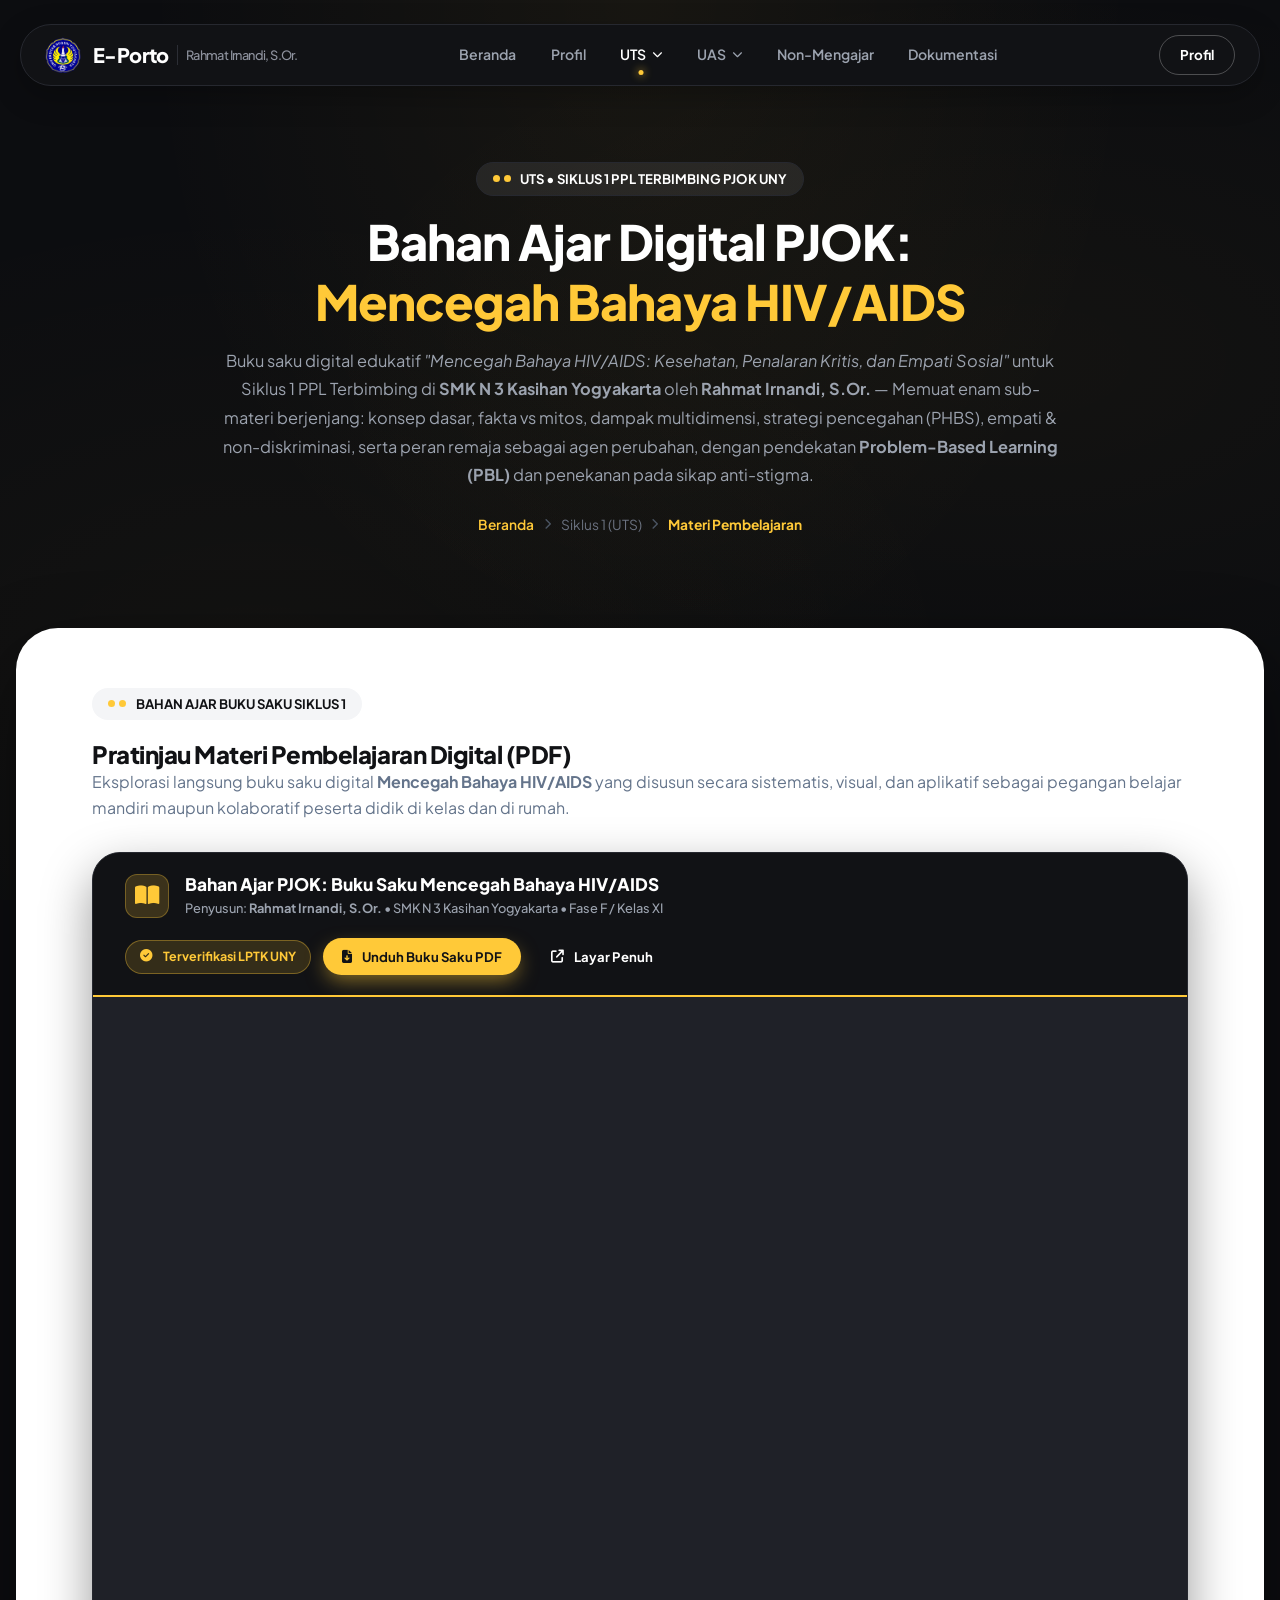
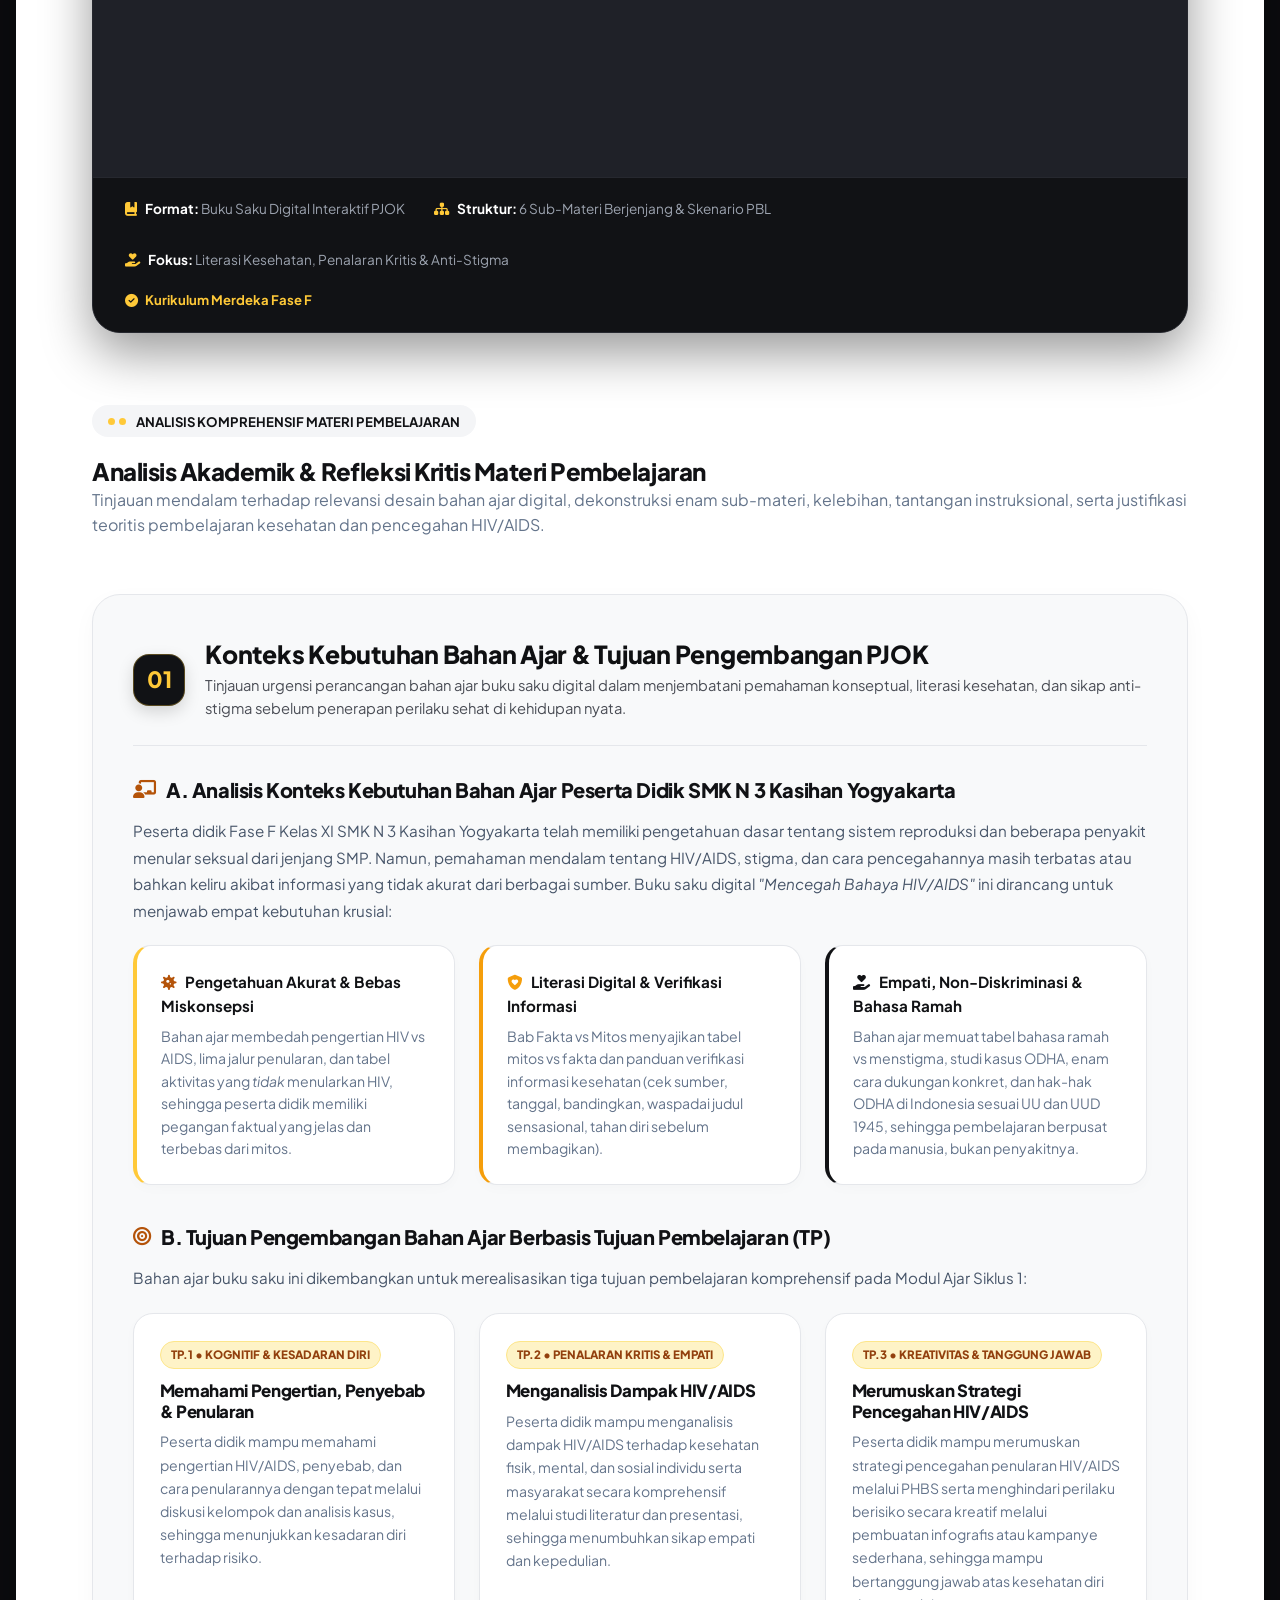
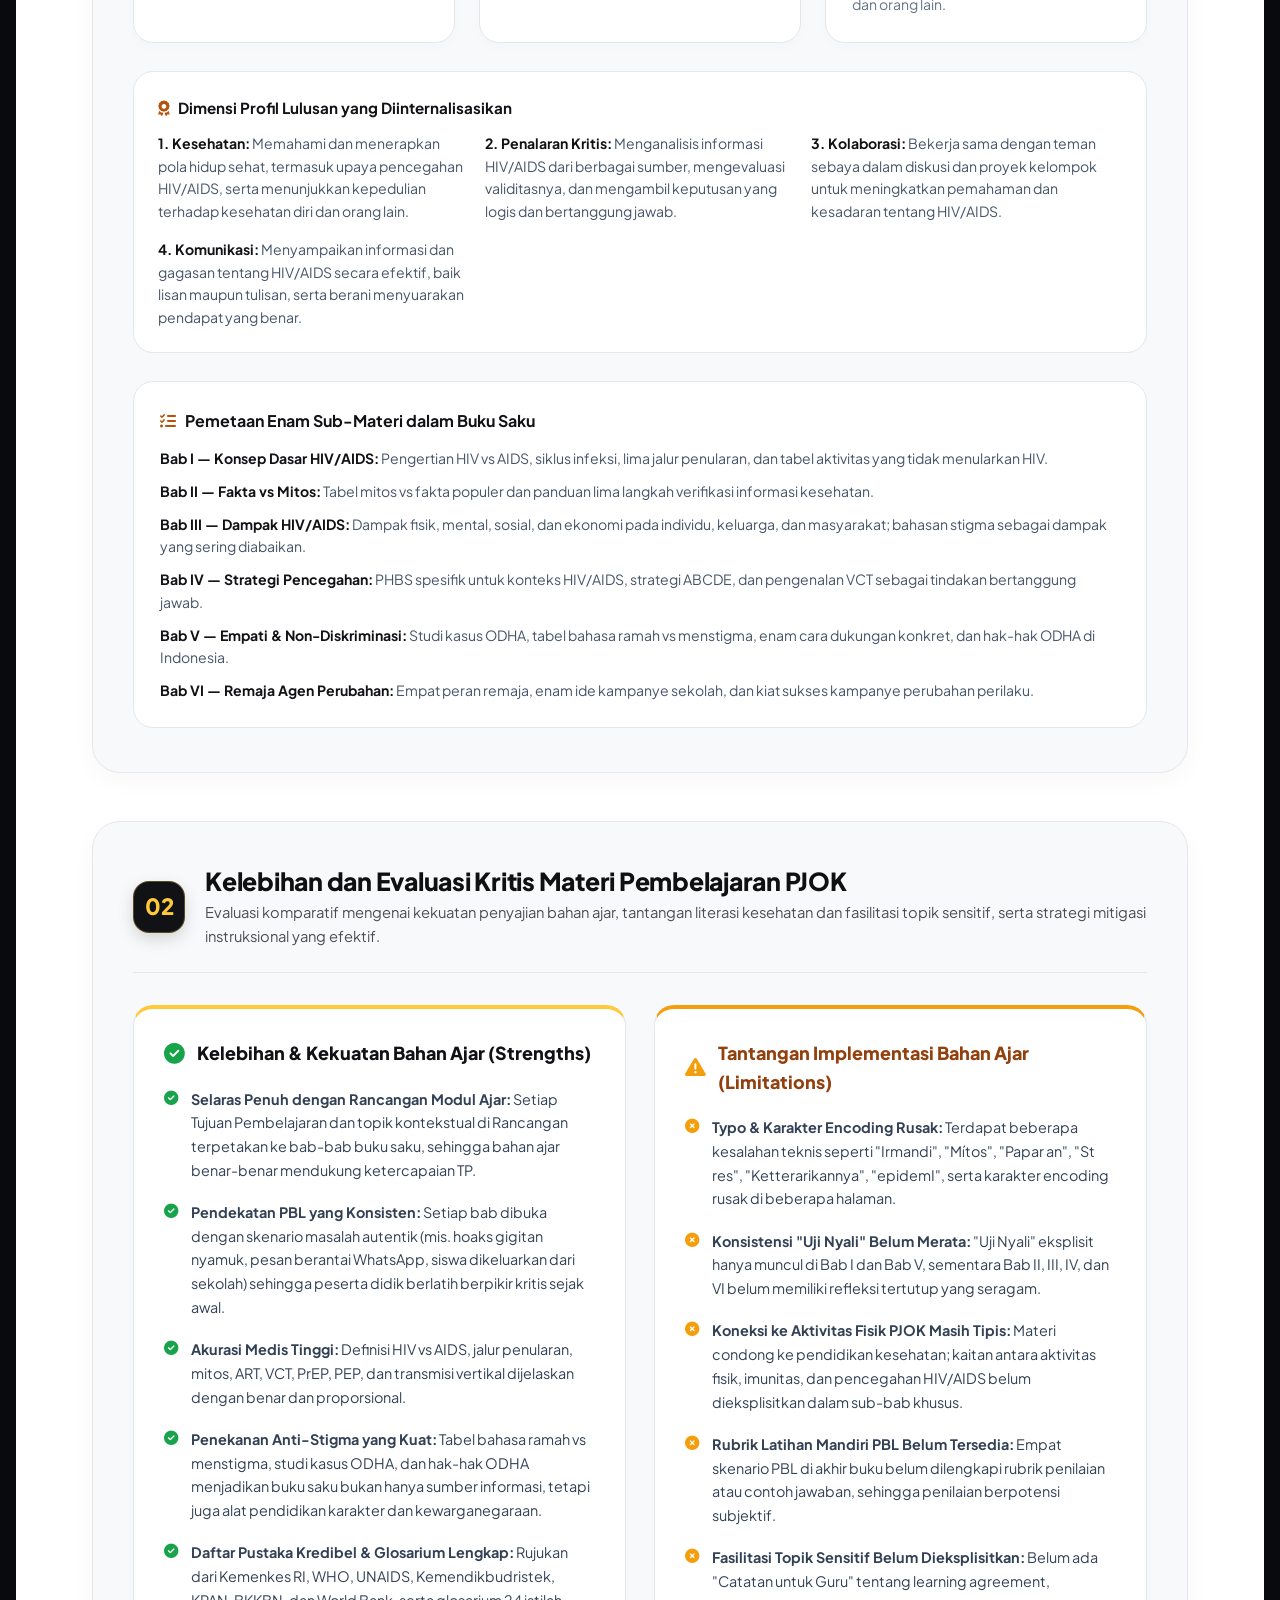
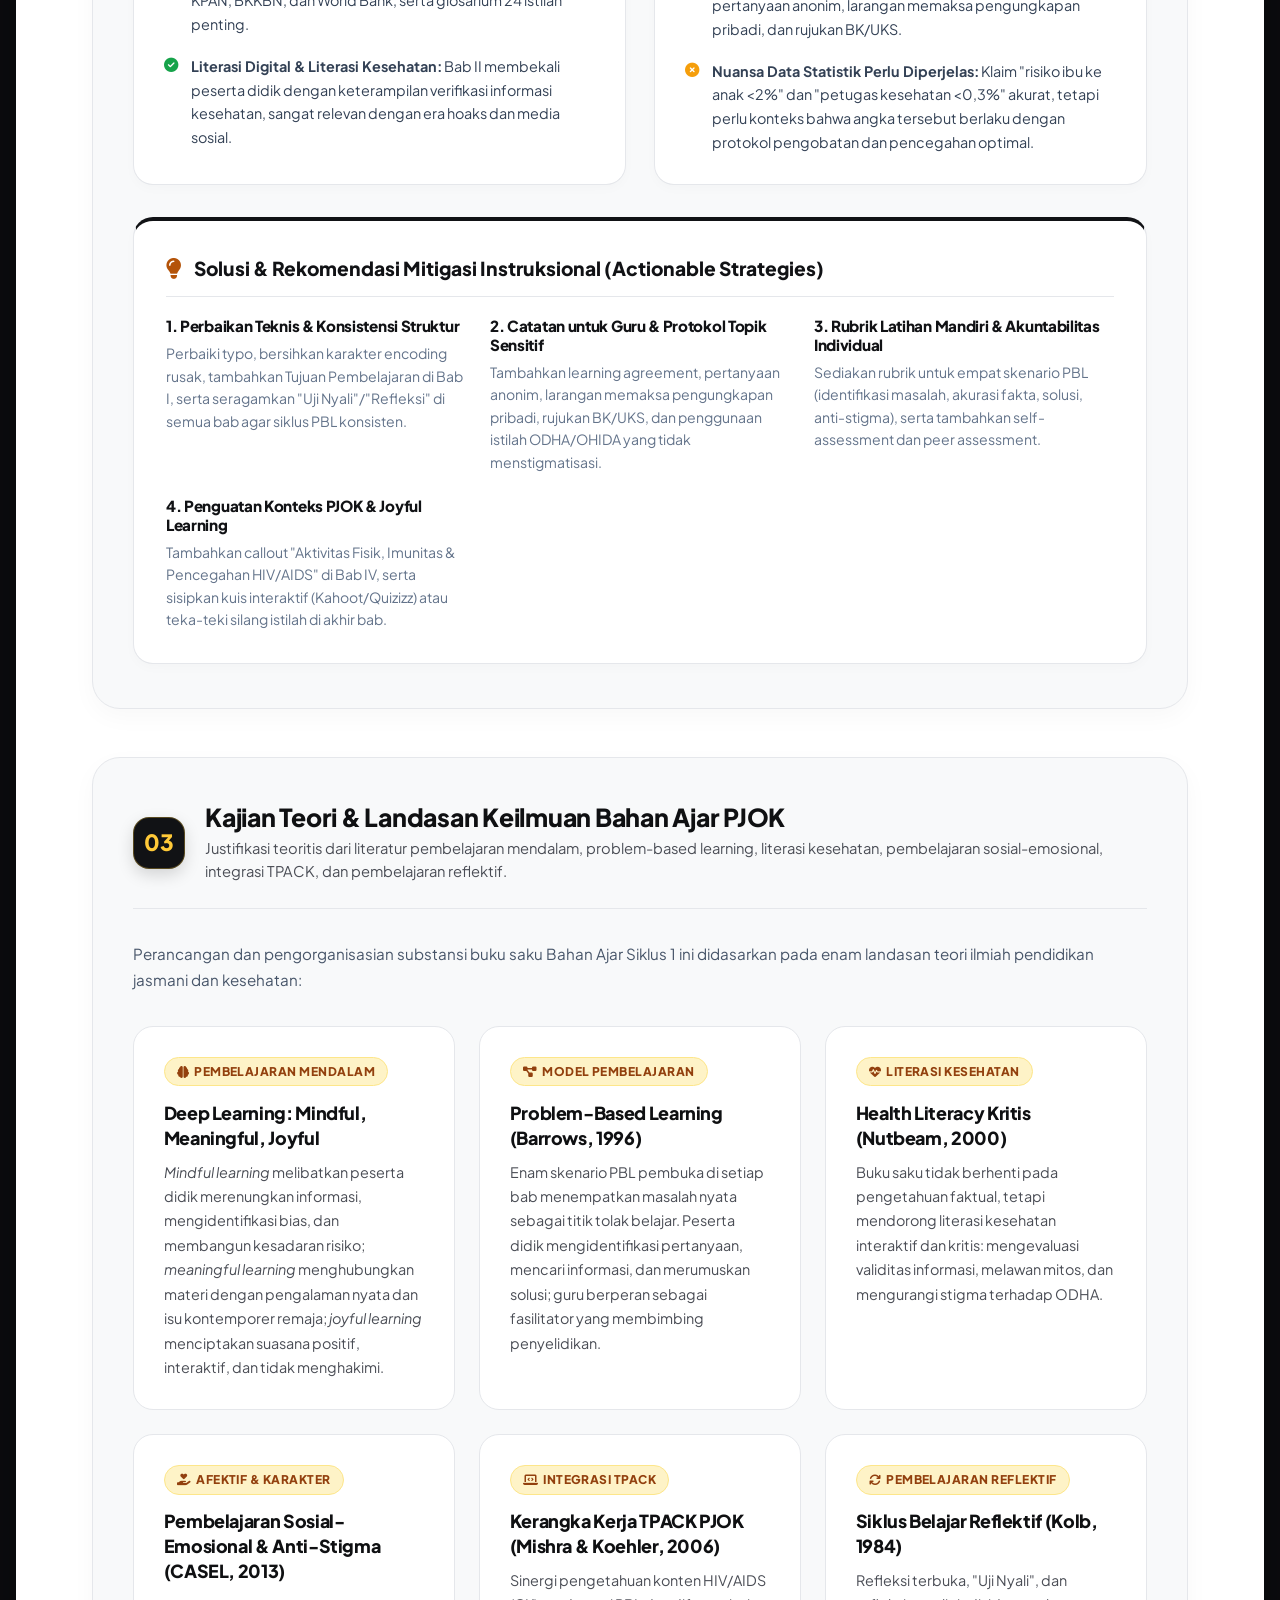
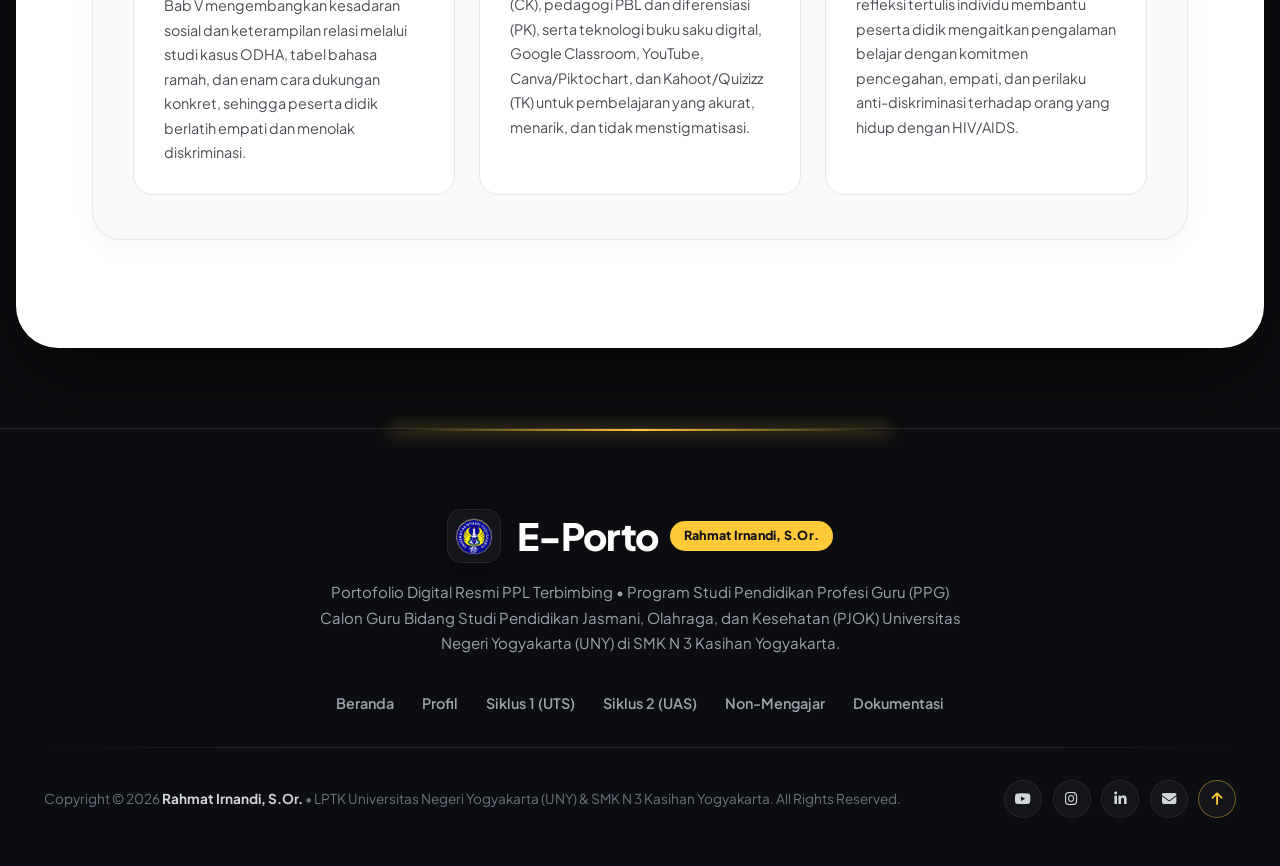
<file: UTS/materi.html>
<!doctype html>
<html lang="id">
  <head>
    <meta charset="UTF-8" />
    <meta name="viewport" content="width=device-width, initial-scale=1.0" />
    <title>UTS - Bahan Ajar Digital PJOK (Siklus 1: Mencegah Bahaya HIV/AIDS) | Rahmat Irnandi, S.Or. - PPG PJOK UNY</title>

    <link rel="icon" type="image/png" href="../logo.png" />
    <link rel="preconnect" href="https://fonts.googleapis.com" />
    <link rel="preconnect" href="https://fonts.gstatic.com" crossorigin />
    <link href="https://fonts.googleapis.com/css2?family=Plus+Jakarta+Sans:wght@300;400;500;600;700;800&display=swap" rel="stylesheet" />
    <link rel="stylesheet" href="https://cdnjs.cloudflare.com/ajax/libs/font-awesome/6.5.1/css/all.min.css" />
    <link rel="stylesheet" href="../css/style.css" />

    <style>
      .standalone-navbar-wrap {
        padding: 1.5rem 0 0.5rem 0;
        position: relative;
        z-index: 1000;
      }
      .navbar-capsule {
        overflow: visible !important;
      }
      .nav-item-dropdown {
        position: relative;
      }
      .nav-item-dropdown::after {
        content: '';
        position: absolute;
        top: 100%;
        left: 0;
        right: 0;
        height: 18px;
      }

      /* Modular Pure White Island for Bahan Ajar (<main>) */
      .ut-page-island {
        max-width: 1280px;
        margin: 2.5rem auto 5rem auto;
        padding: 3.75rem 3.25rem;
        background: #FFFFFF;
        border-radius: 42px;
        box-shadow: 0 30px 80px rgba(0, 0, 0, 0.45);
        position: relative;
        overflow: visible !important;
      }

      /* Subpage Hero Header */
      .ut-hero-header {
        padding: 2.75rem 0 3.25rem 0;
        text-align: center;
        position: relative;
      }
      .ut-hero-title {
        font-size: clamp(2.2rem, 3.8vw, 3.2rem);
        font-weight: 800;
        color: #FFFFFF;
        margin-bottom: 0.85rem;
        letter-spacing: -0.02em;
        line-height: 1.25;
      }
      .ut-hero-desc {
        max-width: 840px;
        margin: 0 auto 1.5rem auto;
        color: #9CA3AF;
        font-size: 1.02rem;
        line-height: 1.75;
      }

      /* PDF Viewer Custom Toolbar & Card */
      .pdf-viewer-card {
        background: #16171B;
        border: 1px solid var(--color-border-dark);
        border-radius: 28px;
        overflow: hidden;
        box-shadow: 0 20px 50px rgba(0, 0, 0, 0.4);
        margin-bottom: 4rem;
      }
      .pdf-viewer-toolbar {
        background: #111215;
        padding: 1.25rem 2rem;
        display: flex;
        align-items: center;
        justify-content: space-between;
        gap: 1.25rem;
        flex-wrap: wrap;
        border-bottom: 2px solid var(--color-yellow);
      }
      .pdf-toolbar-info {
        display: flex;
        align-items: center;
        gap: 1rem;
        color: #FFFFFF;
      }
      .pdf-toolbar-icon {
        width: 44px;
        height: 44px;
        border-radius: 12px;
        background: rgba(255, 201, 56, 0.18);
        color: var(--color-yellow);
        display: flex;
        align-items: center;
        justify-content: center;
        font-size: 1.35rem;
        flex-shrink: 0;
        border: 1px solid rgba(255, 201, 56, 0.3);
      }
      .pdf-toolbar-title {
        font-size: 1.08rem;
        font-weight: 800;
        color: #FFFFFF;
        line-height: 1.3;
      }
      .pdf-toolbar-sub {
        font-size: 0.8rem;
        color: #9CA3AF;
        font-weight: 500;
        margin-top: 2px;
      }
      .pdf-frame-wrapper {
        position: relative;
        width: 100%;
        height: 780px;
        background: #1F2128;
      }
      .pdf-frame-wrapper iframe {
        width: 100%;
        height: 100%;
        border: none;
        display: block;
      }

      /* Analysis Module Cards (Bento Style in Pure White Island) */
      .analysis-module-card {
        background: #F8F9FA;
        border: 1px solid #E5E7EB;
        border-radius: 28px;
        padding: 2.75rem 2.5rem;
        margin-bottom: 3rem;
        box-shadow: 0 8px 24px rgba(0, 0, 0, 0.03);
        transition: all 0.3s cubic-bezier(0.16, 1, 0.3, 1);
      }
      .analysis-module-card:hover {
        border-color: #D1D5DB;
        box-shadow: 0 16px 36px rgba(0, 0, 0, 0.06);
      }
      .analysis-module-header {
        display: flex;
        align-items: center;
        gap: 1.25rem;
        margin-bottom: 2rem;
        padding-bottom: 1.5rem;
        border-bottom: 1px solid #E5E7EB;
      }
      .analysis-module-num {
        width: 52px;
        height: 52px;
        border-radius: 16px;
        background: #111215;
        color: var(--color-yellow);
        border: 1px solid rgba(255, 201, 56, 0.3);
        display: flex;
        align-items: center;
        justify-content: center;
        font-size: 1.4rem;
        font-weight: 800;
        flex-shrink: 0;
        box-shadow: 0 6px 16px rgba(0, 0, 0, 0.15);
      }
      .analysis-module-title {
        font-size: 1.55rem;
        font-weight: 800;
        color: #111215;
        margin-bottom: 0.3rem;
        letter-spacing: -0.01em;
      }
      .analysis-module-desc {
        font-size: 0.92rem;
        color: #64748B;
        line-height: 1.6;
      }

      /* Bento Items & Pro/Con Boxes */
      .analysis-grid-2col {
        display: grid;
        grid-template-columns: 1fr 1fr;
        gap: 1.75rem;
        margin-bottom: 2rem;
      }
      .analysis-box-item {
        background: #FFFFFF;
        border: 1px solid #E5E7EB;
        border-radius: 20px;
        padding: 1.85rem;
        box-shadow: 0 4px 12px rgba(0, 0, 0, 0.02);
      }
      .analysis-box-item.pro {
        border-top: 4px solid var(--color-yellow);
      }
      .analysis-box-item.con {
        border-top: 4px solid #F59E0B;
      }
      .analysis-box-item.solution {
        border-top: 4px solid #111215;
        background: #FFFFFF;
        border-radius: 20px;
        padding: 2rem;
      }
      .analysis-box-title {
        font-size: 1.12rem;
        font-weight: 800;
        margin-bottom: 1.25rem;
        display: flex;
        align-items: center;
        gap: 0.75rem;
      }
      .analysis-list {
        list-style: none;
        padding: 0;
        margin: 0;
        display: flex;
        flex-direction: column;
        gap: 1.15rem;
      }
      .analysis-list li {
        display: flex;
        align-items: flex-start;
        gap: 0.85rem;
        font-size: 0.9rem;
        line-height: 1.65;
        color: #334155;
      }
      .analysis-list li i {
        margin-top: 3px;
        flex-shrink: 0;
      }

      /* Theory Grid */
      .theory-grid {
        display: grid;
        grid-template-columns: repeat(auto-fit, minmax(320px, 1fr));
        gap: 1.5rem;
      }
      .theory-card {
        background: #FFFFFF;
        border: 1px solid #E5E7EB;
        border-radius: 20px;
        padding: 1.85rem;
        transition: all 0.3s ease;
      }
      .theory-card:hover {
        transform: translateY(-3px);
        border-color: var(--color-yellow);
        box-shadow: 0 12px 28px rgba(0, 0, 0, 0.06);
      }
      .theory-badge {
        display: inline-flex;
        align-items: center;
        background: #FEF3C7;
        color: #92400E;
        font-size: 0.75rem;
        font-weight: 800;
        text-transform: uppercase;
        letter-spacing: 0.04em;
        padding: 4px 12px;
        border-radius: var(--radius-pill);
        border: 1px solid #FDE68A;
        margin-bottom: 0.85rem;
      }
      .theory-title {
        font-size: 1.12rem;
        font-weight: 800;
        color: #111215;
        margin-bottom: 0.6rem;
        line-height: 1.4;
      }
      .theory-desc {
        font-size: 0.9rem;
        color: #64748B;
        line-height: 1.7;
        margin: 0;
      }

      @media (max-width: 860px) {
        .ut-page-island {
          margin: 1.5rem 12px 3rem 12px;
          padding: 2rem 1.25rem;
          border-radius: 28px;
        }
        .analysis-grid-2col {
          grid-template-columns: 1fr;
        }
        .analysis-module-card {
          padding: 1.75rem 1.25rem;
          border-radius: 22px;
        }
        .pdf-frame-wrapper {
          height: 520px;
        }
      }
    </style>
  </head>
  <body>
    <!-- =================================================================
       1. STANDALONE CAPSULE NAVBAR (Matching index.html Exactly)
       ================================================================= -->
    <header class="navbar container standalone-navbar-wrap">
      <div class="navbar-capsule">
        <a href="../index.html" class="brand-nexis">
          <img src="../logo.png" alt="Logo UNY" class="brand-logo-img" onerror="this.src='../logo navbar.png'" />
          <span class="brand-nexis-text">
            E-Porto
            <span class="brand-nexis-sub">Rahmat Irnandi, S.Or.</span>
          </span>
        </a>

        <nav>
          <ul class="nav-links">
            <li><a href="../index.html" class="nav-link">Beranda</a></li>
            <li><a href="../profil.html" class="nav-link">Profil</a></li>

            <!-- UTS Dropdown (Active) -->
            <li class="nav-item-dropdown">
              <a href="javascript:void(0)" class="nav-link dropdown-toggle active" role="button">
                UTS <i class="fa-solid fa-chevron-down chevron-icon"></i>
              </a>
              <ul class="dropdown-menu">
                <li><a href="rancangan.html" class="dropdown-item"><i class="fa-solid fa-book-bookmark"></i> Rancangan Modul</a></li>
                <li><a href="materi.html" class="dropdown-item active"><i class="fa-solid fa-book-open"></i> Materi Ajar</a></li>
                <li><a href="media.html" class="dropdown-item"><i class="fa-solid fa-photo-film"></i> Media TPACK</a></li>
                <li><a href="instrumen.html" class="dropdown-item"><i class="fa-solid fa-clipboard-check"></i> Instrumen Asesmen</a></li>
                <li><a href="video.html" class="dropdown-item"><i class="fa-solid fa-circle-play"></i> Video Praktik</a></li>
              </ul>
            </li>

            <!-- UAS Dropdown -->
            <li class="nav-item-dropdown">
              <a href="javascript:void(0)" class="nav-link dropdown-toggle" role="button">
                UAS <i class="fa-solid fa-chevron-down chevron-icon"></i>
              </a>
              <ul class="dropdown-menu">
                <li><a href="../UAS/rancangan.html" class="dropdown-item"><i class="fa-solid fa-book-bookmark"></i> Rancangan Modul</a></li>
                <li><a href="../UAS/materi.html" class="dropdown-item"><i class="fa-solid fa-book-open"></i> Materi Ajar</a></li>
                <li><a href="../UAS/media.html" class="dropdown-item"><i class="fa-solid fa-photo-film"></i> Media TPACK</a></li>
                <li><a href="../UAS/instrumen.html" class="dropdown-item"><i class="fa-solid fa-clipboard-check"></i> Instrumen Asesmen</a></li>
                <li><a href="../UAS/video.html" class="dropdown-item"><i class="fa-solid fa-circle-play"></i> Video Praktik</a></li>
              </ul>
            </li>

            <li><a href="../non-mengajar.html" class="nav-link">Non-Mengajar</a></li>
            <li><a href="../dokumentasi.html" class="nav-link">Dokumentasi</a></li>
          </ul>
        </nav>

        <div class="nav-actions">
          <a href="../profil.html" class="btn-nav-quote"> Profil </a>
          <button class="mobile-toggle" aria-label="Toggle Navigation">
            <i class="fa-solid fa-bars"></i>
          </button>
        </div>
      </div>
    </header>

    <!-- =================================================================
       2. SUBPAGE HERO HEADER (High-Contrast Centered Layout)
       ================================================================= -->
    <section class="ut-hero-header reveal-init">
      <div class="container">
        <div class="badge-pill-group light" style="display: inline-flex; margin-bottom: 1rem;">
          <span class="twin-dot-icon"> <span></span><span></span> </span>
          <span>UTS • SIKLUS 1 PPL TERBIMBING PJOK UNY</span>
        </div>

        <h1 class="ut-hero-title">
          Bahan Ajar Digital PJOK: <span class="yellow-highlight">Mencegah Bahaya HIV/AIDS</span>
        </h1>
        <p class="ut-hero-desc">
          Buku saku digital edukatif <em>"Mencegah Bahaya HIV/AIDS: Kesehatan, Penalaran Kritis, dan Empati Sosial"</em> untuk Siklus 1 PPL Terbimbing di <strong>SMK N 3 Kasihan Yogyakarta</strong> oleh <strong>Rahmat Irnandi, S.Or.</strong> — Memuat enam sub-materi berjenjang: konsep dasar, fakta vs mitos, dampak multidimensi, strategi pencegahan (PHBS), empati & non-diskriminasi, serta peran remaja sebagai agen perubahan, dengan pendekatan <strong>Problem-Based Learning (PBL)</strong> dan penekanan pada sikap anti-stigma.
        </p>

        <div class="subpage-breadcrumb" style="justify-content: center;">
          <a href="../index.html">Beranda</a>
          <i class="fa-solid fa-chevron-right"></i>
          <span>Siklus 1 (UTS)</span>
          <i class="fa-solid fa-chevron-right"></i>
          <span style="color: var(--color-yellow); font-weight: 700">Materi Pembelajaran</span>
        </div>
      </div>
    </section>

    <!-- =================================================================
       3. MAIN CONTENT (Modular Pure White Island — Nexis Theme)
       ================================================================= -->
    <main class="island-white ut-page-island reveal-init">
      <div class="container nm-island-inner">
        <!-- =============================================================
           A. INTERACTIVE PDF VIEWER SECTION
           ============================================================= -->
        <section style="margin-bottom: 4.5rem">
          <div class="section-agency-head" style="margin-bottom: 2rem">
            <div class="badge-pill-group">
              <span class="twin-dot-icon"> <span></span><span></span> </span>
              <span>BAHAN AJAR BUKU SAKU SIKLUS 1</span>
            </div>
            <h2 class="section-agency-title" style="color: #111215;">Pratinjau Materi Pembelajaran Digital (PDF)</h2>
            <p class="section-agency-subtitle" style="color: #64748B;">
              Eksplorasi langsung buku saku digital <strong>Mencegah Bahaya HIV/AIDS</strong> yang disusun secara sistematis, visual, dan aplikatif sebagai pegangan belajar mandiri maupun kolaboratif peserta didik di kelas dan di rumah.
            </p>
          </div>

          <!-- PDF Viewer Container Card -->
          <div class="pdf-viewer-card">
            <!-- Toolbar -->
            <div class="pdf-viewer-toolbar">
              <div class="pdf-toolbar-info">
                <div class="pdf-toolbar-icon">
                  <i class="fa-solid fa-book-open"></i>
                </div>
                <div>
                  <div class="pdf-toolbar-title">Bahan Ajar PJOK: Buku Saku Mencegah Bahaya HIV/AIDS</div>
                  <div class="pdf-toolbar-sub">Penyusun: <strong>Rahmat Irnandi, S.Or.</strong> • SMK N 3 Kasihan Yogyakarta • Fase F / Kelas XI</div>
                </div>
              </div>

              <div class="pdf-toolbar-actions">
                <span class="tag-pill" style="background: rgba(255, 201, 56, 0.15); color: var(--color-yellow); font-weight: 700; border: 1px solid rgba(255, 201, 56, 0.35); padding: 6px 14px; font-size: 0.78rem">
                  <i class="fa-solid fa-circle-check" style="margin-right: 5px"></i> Terverifikasi LPTK UNY
                </span>
                <a href="../Dokumen/Materi Siklus 1.pdf" download="Materi_Pembelajaran_PJOK_Siklus1_Mencegah_Bahaya_HIV_AIDS_RahmatIrnandi.pdf" class="btn btn-yellow btn-sm">
                  <i class="fa-solid fa-file-arrow-down"></i> Unduh Buku Saku PDF
                </a>
                <a href="../Dokumen/Materi Siklus 1.pdf" target="_blank" rel="noopener noreferrer" class="btn btn-outline-light btn-sm" style="border-color: rgba(255, 255, 255, 0.35); color: #FFFFFF;">
                  <i class="fa-solid fa-arrow-up-right-from-square"></i> Layar Penuh
                </a>
              </div>
            </div>

            <!-- Embedded Frame -->
            <div class="pdf-frame-wrapper">
              <iframe src="../Dokumen/Materi Siklus 1.pdf#toolbar=1&navpanes=0&scrollbar=1" title="Materi Pembelajaran Siklus 1: Mencegah Bahaya HIV/AIDS - Rahmat Irnandi, S.Or." loading="lazy">
                <p style="padding: 2rem; color: #FFFFFF; text-align: center">
                  Peramban Anda tidak mendukung pratinjau PDF langsung. Silakan
                  <a href="../Dokumen/Materi Siklus 1.pdf" target="_blank" style="color: var(--color-yellow); font-weight: bold; text-decoration: underline">
                    Klik di sini untuk mengunduh atau membuka Materi Pembelajaran Siklus 1 (.PDF)
                  </a>.
                </p>
              </iframe>
            </div>

            <!-- Footer Metadata Bar -->
            <div style="background: #111215; padding: 1.25rem 2rem; border-top: 1px solid var(--color-border-dark); display: flex; align-items: center; justify-content: space-between; flex-wrap: wrap; gap: 1rem">
              <div style="display: flex; align-items: center; gap: 1.8rem; flex-wrap: wrap">
                <div style="font-size: 0.85rem; color: #9CA3AF">
                  <i class="fa-solid fa-book-bookmark" style="color: var(--color-yellow); margin-right: 6px"></i>
                  <strong style="color: #FFFFFF;">Format:</strong> Buku Saku Digital Interaktif PJOK
                </div>
                <div style="font-size: 0.85rem; color: #9CA3AF">
                  <i class="fa-solid fa-sitemap" style="color: var(--color-yellow); margin-right: 6px"></i>
                  <strong style="color: #FFFFFF;">Struktur:</strong> 6 Sub-Materi Berjenjang & Skenario PBL
                </div>
                <div style="font-size: 0.85rem; color: #9CA3AF">
                  <i class="fa-solid fa-hand-holding-heart" style="color: var(--color-yellow); margin-right: 6px"></i>
                  <strong style="color: #FFFFFF;">Fokus:</strong> Literasi Kesehatan, Penalaran Kritis & Anti-Stigma
                </div>
              </div>
              <div>
                <span style="font-size: 0.82rem; color: var(--color-yellow); font-weight: 700;">
                  <i class="fa-solid fa-circle-check" style="margin-right: 5px"></i> Kurikulum Merdeka Fase F
                </span>
              </div>
            </div>
          </div>
        </section>

        <!-- =============================================================
           B. COMPREHENSIVE ANALYSIS OF THE LEARNING MATERIAL
           ============================================================= -->
        <section>
          <div class="section-agency-head" style="margin-bottom: 3.5rem">
            <div class="badge-pill-group">
              <span class="twin-dot-icon"> <span></span><span></span> </span>
              <span>ANALISIS KOMPREHENSIF MATERI PEMBELAJARAN</span>
            </div>
            <h2 class="section-agency-title" style="color: #111215;">Analisis Akademik & Refleksi Kritis Materi Pembelajaran</h2>
            <p class="section-agency-subtitle" style="color: #64748B;">
              Tinjauan mendalam terhadap relevansi desain bahan ajar digital, dekonstruksi enam sub-materi, kelebihan, tantangan instruksional, serta justifikasi teoritis pembelajaran kesehatan dan pencegahan HIV/AIDS.
            </p>
          </div>

          <!-- 1. KONTEKS DAN TUJUAN MATERI -->
          <article class="analysis-module-card">
            <div class="analysis-module-header">
              <div class="analysis-module-num">01</div>
              <div>
                <h3 class="analysis-module-title">Konteks Kebutuhan Bahan Ajar & Tujuan Pengembangan PJOK</h3>
                <p class="analysis-module-desc">Tinjauan urgensi perancangan bahan ajar buku saku digital dalam menjembatani pemahaman konseptual, literasi kesehatan, dan sikap anti-stigma sebelum penerapan perilaku sehat di kehidupan nyata.</p>
              </div>
            </div>

            <div class="analysis-content-body">
              <div style="margin-bottom: 2.5rem">
                <h4 style="font-size: 1.25rem; font-weight: 800; color: #111215; margin-bottom: 1rem; display: flex; align-items: center; gap: 0.65rem">
                  <i class="fa-solid fa-chalkboard-user" style="color: #B45309; font-size: 1.15rem"></i>
                  A. Analisis Konteks Kebutuhan Bahan Ajar Peserta Didik SMK N 3 Kasihan Yogyakarta
                </h4>
                <p style="font-size: 0.95rem; color: #475569; line-height: 1.75; margin-bottom: 1.25rem">
                  Peserta didik Fase F Kelas XI SMK N 3 Kasihan Yogyakarta telah memiliki pengetahuan dasar tentang sistem reproduksi dan beberapa penyakit menular seksual dari jenjang SMP. Namun, pemahaman mendalam tentang HIV/AIDS, stigma, dan cara pencegahannya masih terbatas atau bahkan keliru akibat informasi yang tidak akurat dari berbagai sumber. Buku saku digital <em>"Mencegah Bahaya HIV/AIDS"</em> ini dirancang untuk menjawab empat kebutuhan krusial:
                </p>

                <div style="display: grid; grid-template-columns: repeat(auto-fit, minmax(310px, 1fr)); gap: 1.5rem; margin-bottom: 1.75rem">
                  <div style="background: #FFFFFF; border: 1px solid #E5E7EB; border-radius: 18px; padding: 1.5rem; border-left: 4px solid var(--color-yellow); box-shadow: 0 4px 12px rgba(0,0,0,0.02)">
                    <strong style="display: block; color: #111215; font-size: 0.95rem; margin-bottom: 0.4rem">
                      <i class="fa-solid fa-virus" style="margin-right: 6px; color: #B45309;"></i> Pengetahuan Akurat & Bebas Miskonsepsi
                    </strong>
                    <p style="font-size: 0.88rem; color: #64748B; line-height: 1.6; margin: 0">
                      Bahan ajar membedah pengertian HIV vs AIDS, lima jalur penularan, dan tabel aktivitas yang <em>tidak</em> menularkan HIV, sehingga peserta didik memiliki pegangan faktual yang jelas dan terbebas dari mitos.
                    </p>
                  </div>

                  <div style="background: #FFFFFF; border: 1px solid #E5E7EB; border-radius: 18px; padding: 1.5rem; border-left: 4px solid #F59E0B; box-shadow: 0 4px 12px rgba(0,0,0,0.02)">
                    <strong style="display: block; color: #111215; font-size: 0.95rem; margin-bottom: 0.4rem">
                      <i class="fa-solid fa-shield-heart" style="margin-right: 6px; color: #F59E0B;"></i> Literasi Digital & Verifikasi Informasi
                    </strong>
                    <p style="font-size: 0.88rem; color: #64748B; line-height: 1.6; margin: 0">
                      Bab Fakta vs Mitos menyajikan tabel mitos vs fakta dan panduan verifikasi informasi kesehatan (cek sumber, tanggal, bandingkan, waspadai judul sensasional, tahan diri sebelum membagikan).
                    </p>
                  </div>

                  <div style="background: #FFFFFF; border: 1px solid #E5E7EB; border-radius: 18px; padding: 1.5rem; border-left: 4px solid #111215; box-shadow: 0 4px 12px rgba(0,0,0,0.02)">
                    <strong style="display: block; color: #111215; font-size: 0.95rem; margin-bottom: 0.4rem">
                      <i class="fa-solid fa-hand-holding-heart" style="margin-right: 6px; color: #111215;"></i> Empati, Non-Diskriminasi & Bahasa Ramah
                    </strong>
                    <p style="font-size: 0.88rem; color: #64748B; line-height: 1.6; margin: 0">
                      Bahan ajar memuat tabel bahasa ramah vs menstigma, studi kasus ODHA, enam cara dukungan konkret, dan hak-hak ODHA di Indonesia sesuai UU dan UUD 1945, sehingga pembelajaran berpusat pada manusia, bukan penyakitnya.
                    </p>
                  </div>
                </div>
              </div>

              <div>
                <h4 style="font-size: 1.25rem; font-weight: 800; color: #111215; margin-bottom: 1rem; display: flex; align-items: center; gap: 0.65rem">
                  <i class="fa-solid fa-bullseye" style="color: #B45309; font-size: 1.15rem"></i>
                  B. Tujuan Pengembangan Bahan Ajar Berbasis Tujuan Pembelajaran (TP)
                </h4>
                <p style="font-size: 0.95rem; color: #475569; line-height: 1.7; margin-bottom: 1.4rem">Bahan ajar buku saku ini dikembangkan untuk merealisasikan tiga tujuan pembelajaran komprehensif pada Modul Ajar Siklus 1:</p>

                <div style="display: grid; grid-template-columns: repeat(auto-fit, minmax(260px, 1fr)); gap: 1.5rem">
                  <div style="background: #FFFFFF; border: 1px solid #E5E7EB; border-radius: 20px; padding: 1.6rem; box-shadow: 0 4px 12px rgba(0,0,0,0.02)">
                    <div style="display: inline-block; background: #FEF3C7; color: #92400E; font-size: 0.72rem; font-weight: 800; padding: 4px 10px; border-radius: var(--radius-pill); margin-bottom: 0.75rem; border: 1px solid #FDE68A;">
                      TP.1 • KOGNITIF & KESADARAN DIRI
                    </div>
                    <h5 style="font-size: 1.05rem; font-weight: 800; color: #111215; margin-bottom: 0.5rem">Memahami Pengertian, Penyebab & Penularan</h5>
                    <p style="font-size: 0.88rem; color: #64748B; line-height: 1.65; margin: 0">
                      Peserta didik mampu memahami pengertian HIV/AIDS, penyebab, dan cara penularannya dengan tepat melalui diskusi kelompok dan analisis kasus, sehingga menunjukkan kesadaran diri terhadap risiko.
                    </p>
                  </div>

                  <div style="background: #FFFFFF; border: 1px solid #E5E7EB; border-radius: 20px; padding: 1.6rem; box-shadow: 0 4px 12px rgba(0,0,0,0.02)">
                    <div style="display: inline-block; background: #FEF3C7; color: #92400E; font-size: 0.72rem; font-weight: 800; padding: 4px 10px; border-radius: var(--radius-pill); margin-bottom: 0.75rem; border: 1px solid #FDE68A;">
                      TP.2 • PENALARAN KRITIS & EMPATI
                    </div>
                    <h5 style="font-size: 1.05rem; font-weight: 800; color: #111215; margin-bottom: 0.5rem">Menganalisis Dampak HIV/AIDS</h5>
                    <p style="font-size: 0.88rem; color: #64748B; line-height: 1.65; margin: 0">
                      Peserta didik mampu menganalisis dampak HIV/AIDS terhadap kesehatan fisik, mental, dan sosial individu serta masyarakat secara komprehensif melalui studi literatur dan presentasi, sehingga menumbuhkan sikap empati dan kepedulian.
                    </p>
                  </div>

                  <div style="background: #FFFFFF; border: 1px solid #E5E7EB; border-radius: 20px; padding: 1.6rem; box-shadow: 0 4px 12px rgba(0,0,0,0.02)">
                    <div style="display: inline-block; background: #FEF3C7; color: #92400E; font-size: 0.72rem; font-weight: 800; padding: 4px 10px; border-radius: var(--radius-pill); margin-bottom: 0.75rem; border: 1px solid #FDE68A;">
                      TP.3 • KREATIVITAS & TANGGUNG JAWAB
                    </div>
                    <h5 style="font-size: 1.05rem; font-weight: 800; color: #111215; margin-bottom: 0.5rem">Merumuskan Strategi Pencegahan HIV/AIDS</h5>
                    <p style="font-size: 0.88rem; color: #64748B; line-height: 1.65; margin: 0">
                      Peserta didik mampu merumuskan strategi pencegahan penularan HIV/AIDS melalui PHBS serta menghindari perilaku berisiko secara kreatif melalui pembuatan infografis atau kampanye sederhana, sehingga mampu bertanggung jawab atas kesehatan diri dan orang lain.
                    </p>
                  </div>
                </div>

                <!-- Dimensi Profil Lulusan -->
                <div style="margin-top: 1.75rem; background: #FFFFFF; border: 1px solid #E5E7EB; border-radius: 20px; padding: 1.5rem">
                  <strong style="display: block; color: #111215; font-size: 0.95rem; margin-bottom: 0.75rem">
                    <i class="fa-solid fa-award" style="margin-right: 6px; color: #B45309;"></i> Dimensi Profil Lulusan yang Diinternalisasikan
                  </strong>
                  <div style="display: grid; grid-template-columns: repeat(auto-fit, minmax(260px, 1fr)); gap: 1rem">
                    <div style="font-size: 0.88rem; color: #475569; line-height: 1.6">
                      <strong style="color: #111215;">1. Kesehatan:</strong> Memahami dan menerapkan pola hidup sehat, termasuk upaya pencegahan HIV/AIDS, serta menunjukkan kepedulian terhadap kesehatan diri dan orang lain.
                    </div>
                    <div style="font-size: 0.88rem; color: #475569; line-height: 1.6">
                      <strong style="color: #111215;">2. Penalaran Kritis:</strong> Menganalisis informasi HIV/AIDS dari berbagai sumber, mengevaluasi validitasnya, dan mengambil keputusan yang logis dan bertanggung jawab.
                    </div>
                    <div style="font-size: 0.88rem; color: #475569; line-height: 1.6">
                      <strong style="color: #111215;">3. Kolaborasi:</strong> Bekerja sama dengan teman sebaya dalam diskusi dan proyek kelompok untuk meningkatkan pemahaman dan kesadaran tentang HIV/AIDS.
                    </div>
                    <div style="font-size: 0.88rem; color: #475569; line-height: 1.6">
                      <strong style="color: #111215;">4. Komunikasi:</strong> Menyampaikan informasi dan gagasan tentang HIV/AIDS secara efektif, baik lisan maupun tulisan, serta berani menyuarakan pendapat yang benar.
                    </div>
                  </div>
                </div>
              </div>

              <!-- Enam Sub-Materi -->
              <div style="margin-top: 1.75rem; background: #FFFFFF; border: 1px solid #E5E7EB; border-radius: 20px; padding: 1.6rem">
                <strong style="display: block; color: #111215; font-size: 1rem; margin-bottom: 0.85rem">
                  <i class="fa-solid fa-list-check" style="margin-right: 6px; color: #B45309;"></i> Pemetaan Enam Sub-Materi dalam Buku Saku
                </strong>
                <ul style="list-style: none; padding: 0; margin: 0; display: grid; gap: 0.65rem">
                  <li style="font-size: 0.88rem; color: #475569; line-height: 1.6">
                    <strong style="color: #111215;">Bab I — Konsep Dasar HIV/AIDS:</strong> Pengertian HIV vs AIDS, siklus infeksi, lima jalur penularan, dan tabel aktivitas yang tidak menularkan HIV.
                  </li>
                  <li style="font-size: 0.88rem; color: #475569; line-height: 1.6">
                    <strong style="color: #111215;">Bab II — Fakta vs Mitos:</strong> Tabel mitos vs fakta populer dan panduan lima langkah verifikasi informasi kesehatan.
                  </li>
                  <li style="font-size: 0.88rem; color: #475569; line-height: 1.6">
                    <strong style="color: #111215;">Bab III — Dampak HIV/AIDS:</strong> Dampak fisik, mental, sosial, dan ekonomi pada individu, keluarga, dan masyarakat; bahasan stigma sebagai dampak yang sering diabaikan.
                  </li>
                  <li style="font-size: 0.88rem; color: #475569; line-height: 1.6">
                    <strong style="color: #111215;">Bab IV — Strategi Pencegahan:</strong> PHBS spesifik untuk konteks HIV/AIDS, strategi ABCDE, dan pengenalan VCT sebagai tindakan bertanggung jawab.
                  </li>
                  <li style="font-size: 0.88rem; color: #475569; line-height: 1.6">
                    <strong style="color: #111215;">Bab V — Empati & Non-Diskriminasi:</strong> Studi kasus ODHA, tabel bahasa ramah vs menstigma, enam cara dukungan konkret, dan hak-hak ODHA di Indonesia.
                  </li>
                  <li style="font-size: 0.88rem; color: #475569; line-height: 1.6">
                    <strong style="color: #111215;">Bab VI — Remaja Agen Perubahan:</strong> Empat peran remaja, enam ide kampanye sekolah, dan kiat sukses kampanye perubahan perilaku.
                  </li>
                </ul>
              </div>
            </div>
          </article>

          <!-- 2. KELEBIHAN DAN KEKURANGAN MATERI -->
          <article class="analysis-module-card">
            <div class="analysis-module-header">
              <div class="analysis-module-num">02</div>
              <div>
                <h3 class="analysis-module-title">Kelebihan dan Evaluasi Kritis Materi Pembelajaran PJOK</h3>
                <p class="analysis-module-desc">Evaluasi komparatif mengenai kekuatan penyajian bahan ajar, tantangan literasi kesehatan dan fasilitasi topik sensitif, serta strategi mitigasi instruksional yang efektif.</p>
              </div>
            </div>

            <div class="analysis-content-body">
              <div class="analysis-grid-2col">
                <!-- Kolom Kelebihan -->
                <div class="analysis-box-item pro">
                  <div class="analysis-box-title" style="color: #111215">
                    <i class="fa-solid fa-circle-check" style="color: #16A34A; font-size: 1.3rem"></i>
                    Kelebihan & Kekuatan Bahan Ajar (Strengths)
                  </div>
                  <ul class="analysis-list">
                    <li>
                      <i class="fa-solid fa-check-circle" style="color: #16A34A"></i>
                      <div>
                        <strong>Selaras Penuh dengan Rancangan Modul Ajar:</strong>
                        Setiap Tujuan Pembelajaran dan topik kontekstual di Rancangan terpetakan ke bab-bab buku saku, sehingga bahan ajar benar-benar mendukung ketercapaian TP.
                      </div>
                    </li>
                    <li>
                      <i class="fa-solid fa-check-circle" style="color: #16A34A"></i>
                      <div>
                        <strong>Pendekatan PBL yang Konsisten:</strong>
                        Setiap bab dibuka dengan skenario masalah autentik (mis. hoaks gigitan nyamuk, pesan berantai WhatsApp, siswa dikeluarkan dari sekolah) sehingga peserta didik berlatih berpikir kritis sejak awal.
                      </div>
                    </li>
                    <li>
                      <i class="fa-solid fa-check-circle" style="color: #16A34A"></i>
                      <div>
                        <strong>Akurasi Medis Tinggi:</strong>
                        Definisi HIV vs AIDS, jalur penularan, mitos, ART, VCT, PrEP, PEP, dan transmisi vertikal dijelaskan dengan benar dan proporsional.
                      </div>
                    </li>
                    <li>
                      <i class="fa-solid fa-check-circle" style="color: #16A34A"></i>
                      <div>
                        <strong>Penekanan Anti-Stigma yang Kuat:</strong>
                        Tabel bahasa ramah vs menstigma, studi kasus ODHA, dan hak-hak ODHA menjadikan buku saku bukan hanya sumber informasi, tetapi juga alat pendidikan karakter dan kewarganegaraan.
                      </div>
                    </li>
                    <li>
                      <i class="fa-solid fa-check-circle" style="color: #16A34A"></i>
                      <div>
                        <strong>Daftar Pustaka Kredibel & Glosarium Lengkap:</strong>
                        Rujukan dari Kemenkes RI, WHO, UNAIDS, Kemendikbudristek, KPAN, BKKBN, dan World Bank, serta glosarium 24 istilah penting.
                      </div>
                    </li>
                    <li>
                      <i class="fa-solid fa-check-circle" style="color: #16A34A"></i>
                      <div>
                        <strong>Literasi Digital & Literasi Kesehatan:</strong>
                        Bab II membekali peserta didik dengan keterampilan verifikasi informasi kesehatan, sangat relevan dengan era hoaks dan media sosial.
                      </div>
                    </li>
                  </ul>
                </div>

                <!-- Kolom Kekurangan -->
                <div class="analysis-box-item con">
                  <div class="analysis-box-title" style="color: #92400E">
                    <i class="fa-solid fa-triangle-exclamation" style="color: #F59E0B; font-size: 1.3rem"></i>
                    Tantangan Implementasi Bahan Ajar (Limitations)
                  </div>
                  <ul class="analysis-list">
                    <li>
                      <i class="fa-solid fa-circle-xmark" style="color: #F59E0B"></i>
                      <div>
                        <strong>Typo & Karakter Encoding Rusak:</strong>
                        Terdapat beberapa kesalahan teknis seperti "Irmandi", "Mítos", "Papar an", "St res", "Ketterarikannya", "epidemI", serta karakter encoding rusak di beberapa halaman.
                      </div>
                    </li>
                    <li>
                      <i class="fa-solid fa-circle-xmark" style="color: #F59E0B"></i>
                      <div>
                        <strong>Konsistensi "Uji Nyali" Belum Merata:</strong>
                        "Uji Nyali" eksplisit hanya muncul di Bab I dan Bab V, sementara Bab II, III, IV, dan VI belum memiliki refleksi tertutup yang seragam.
                      </div>
                    </li>
                    <li>
                      <i class="fa-solid fa-circle-xmark" style="color: #F59E0B"></i>
                      <div>
                        <strong>Koneksi ke Aktivitas Fisik PJOK Masih Tipis:</strong>
                        Materi condong ke pendidikan kesehatan; kaitan antara aktivitas fisik, imunitas, dan pencegahan HIV/AIDS belum dieksplisitkan dalam sub-bab khusus.
                      </div>
                    </li>
                    <li>
                      <i class="fa-solid fa-circle-xmark" style="color: #F59E0B"></i>
                      <div>
                        <strong>Rubrik Latihan Mandiri PBL Belum Tersedia:</strong>
                        Empat skenario PBL di akhir buku belum dilengkapi rubrik penilaian atau contoh jawaban, sehingga penilaian berpotensi subjektif.
                      </div>
                    </li>
                    <li>
                      <i class="fa-solid fa-circle-xmark" style="color: #F59E0B"></i>
                      <div>
                        <strong>Fasilitasi Topik Sensitif Belum Dieksplisitkan:</strong>
                        Belum ada "Catatan untuk Guru" tentang learning agreement, pertanyaan anonim, larangan memaksa pengungkapan pribadi, dan rujukan BK/UKS.
                      </div>
                    </li>
                    <li>
                      <i class="fa-solid fa-circle-xmark" style="color: #F59E0B"></i>
                      <div>
                        <strong>Nuansa Data Statistik Perlu Diperjelas:</strong>
                        Klaim "risiko ibu ke anak <2%" dan "petugas kesehatan <0,3%" akurat, tetapi perlu konteks bahwa angka tersebut berlaku dengan protokol pengobatan dan pencegahan optimal.
                      </div>
                    </li>
                  </ul>
                </div>
              </div>

              <!-- Solusi dan Mitigasi -->
              <div class="analysis-box-item solution">
                <div class="analysis-box-title" style="color: #111215; font-size: 1.2rem; border-bottom: 1px solid #E5E7EB; padding-bottom: 0.75rem; margin-bottom: 1.25rem">
                  <i class="fa-solid fa-lightbulb" style="color: #B45309; font-size: 1.3rem"></i>
                  Solusi & Rekomendasi Mitigasi Instruksional (Actionable Strategies)
                </div>
                <div style="display: grid; grid-template-columns: repeat(auto-fit, minmax(280px, 1fr)); gap: 1.5rem">
                  <div>
                    <h5 style="color: #111215; font-size: 0.95rem; font-weight: 800; margin-bottom: 0.4rem">1. Perbaikan Teknis & Konsistensi Struktur</h5>
                    <p style="font-size: 0.88rem; color: #64748B; line-height: 1.6; margin: 0">
                      Perbaiki typo, bersihkan karakter encoding rusak, tambahkan Tujuan Pembelajaran di Bab I, serta seragamkan "Uji Nyali"/"Refleksi" di semua bab agar siklus PBL konsisten.
                    </p>
                  </div>
                  <div>
                    <h5 style="color: #111215; font-size: 0.95rem; font-weight: 800; margin-bottom: 0.4rem">2. Catatan untuk Guru & Protokol Topik Sensitif</h5>
                    <p style="font-size: 0.88rem; color: #64748B; line-height: 1.6; margin: 0">
                      Tambahkan learning agreement, pertanyaan anonim, larangan memaksa pengungkapan pribadi, rujukan BK/UKS, dan penggunaan istilah ODHA/OHIDA yang tidak menstigmatisasi.
                    </p>
                  </div>
                  <div>
                    <h5 style="color: #111215; font-size: 0.95rem; font-weight: 800; margin-bottom: 0.4rem">3. Rubrik Latihan Mandiri & Akuntabilitas Individual</h5>
                    <p style="font-size: 0.88rem; color: #64748B; line-height: 1.6; margin: 0">
                      Sediakan rubrik untuk empat skenario PBL (identifikasi masalah, akurasi fakta, solusi, anti-stigma), serta tambahkan self-assessment dan peer assessment.
                    </p>
                  </div>
                  <div>
                    <h5 style="color: #111215; font-size: 0.95rem; font-weight: 800; margin-bottom: 0.4rem">4. Penguatan Konteks PJOK & Joyful Learning</h5>
                    <p style="font-size: 0.88rem; color: #64748B; line-height: 1.6; margin: 0">
                      Tambahkan callout "Aktivitas Fisik, Imunitas & Pencegahan HIV/AIDS" di Bab IV, serta sisipkan kuis interaktif (Kahoot/Quizizz) atau teka-teki silang istilah di akhir bab.
                    </p>
                  </div>
                </div>
              </div>
            </div>
          </article>

          <!-- 3. KAJIAN TEORI MATERI PEMBELAJARAN -->
          <article class="analysis-module-card">
            <div class="analysis-module-header">
              <div class="analysis-module-num">03</div>
              <div>
                <h3 class="analysis-module-title">Kajian Teori & Landasan Keilmuan Bahan Ajar PJOK</h3>
                <p class="analysis-module-desc">Justifikasi teoritis dari literatur pembelajaran mendalam, problem-based learning, literasi kesehatan, pembelajaran sosial-emosional, integrasi TPACK, dan pembelajaran reflektif.</p>
              </div>
            </div>

            <div class="analysis-content-body">
              <p style="font-size: 0.95rem; color: #475569; line-height: 1.75; margin-bottom: 2rem">
                Perancangan dan pengorganisasian substansi buku saku Bahan Ajar Siklus 1 ini didasarkan pada enam landasan teori ilmiah pendidikan jasmani dan kesehatan:
              </p>

              <div class="theory-grid">
                <div class="theory-card">
                  <span class="theory-badge"><i class="fa-solid fa-brain" style="margin-right: 5px"></i> Pembelajaran Mendalam</span>
                  <h4 class="theory-title">Deep Learning: Mindful, Meaningful, Joyful</h4>
                  <p class="theory-desc">
                    <em>Mindful learning</em> melibatkan peserta didik merenungkan informasi, mengidentifikasi bias, dan membangun kesadaran risiko; <em>meaningful learning</em> menghubungkan materi dengan pengalaman nyata dan isu kontemporer remaja; <em>joyful learning</em> menciptakan suasana positif, interaktif, dan tidak menghakimi.
                  </p>
                </div>

                <div class="theory-card">
                  <span class="theory-badge"><i class="fa-solid fa-diagram-project" style="margin-right: 5px"></i> Model Pembelajaran</span>
                  <h4 class="theory-title">Problem-Based Learning (Barrows, 1996)</h4>
                  <p class="theory-desc">
                    Enam skenario PBL pembuka di setiap bab menempatkan masalah nyata sebagai titik tolak belajar. Peserta didik mengidentifikasi pertanyaan, mencari informasi, dan merumuskan solusi; guru berperan sebagai fasilitator yang membimbing penyelidikan.
                  </p>
                </div>

                <div class="theory-card">
                  <span class="theory-badge"><i class="fa-solid fa-heart-pulse" style="margin-right: 5px"></i> Literasi Kesehatan</span>
                  <h4 class="theory-title">Health Literacy Kritis (Nutbeam, 2000)</h4>
                  <p class="theory-desc">
                    Buku saku tidak berhenti pada pengetahuan faktual, tetapi mendorong literasi kesehatan interaktif dan kritis: mengevaluasi validitas informasi, melawan mitos, dan mengurangi stigma terhadap ODHA.
                  </p>
                </div>

                <div class="theory-card">
                  <span class="theory-badge"><i class="fa-solid fa-hand-holding-heart" style="margin-right: 5px"></i> Afektif & Karakter</span>
                  <h4 class="theory-title">Pembelajaran Sosial-Emosional & Anti-Stigma (CASEL, 2013)</h4>
                  <p class="theory-desc">
                    Bab V mengembangkan kesadaran sosial dan keterampilan relasi melalui studi kasus ODHA, tabel bahasa ramah, dan enam cara dukungan konkret, sehingga peserta didik berlatih empati dan menolak diskriminasi.
                  </p>
                </div>

                <div class="theory-card">
                  <span class="theory-badge"><i class="fa-solid fa-laptop-code" style="margin-right: 5px"></i> Integrasi TPACK</span>
                  <h4 class="theory-title">Kerangka Kerja TPACK PJOK (Mishra & Koehler, 2006)</h4>
                  <p class="theory-desc">
                    Sinergi pengetahuan konten HIV/AIDS (CK), pedagogi PBL dan diferensiasi (PK), serta teknologi buku saku digital, Google Classroom, YouTube, Canva/Piktochart, dan Kahoot/Quizizz (TK) untuk pembelajaran yang akurat, menarik, dan tidak menstigmatisasi.
                  </p>
                </div>

                <div class="theory-card">
                  <span class="theory-badge"><i class="fa-solid fa-arrows-rotate" style="margin-right: 5px"></i> Pembelajaran Reflektif</span>
                  <h4 class="theory-title">Siklus Belajar Reflektif (Kolb, 1984)</h4>
                  <p class="theory-desc">
                    Refleksi terbuka, "Uji Nyali", dan refleksi tertulis individu membantu peserta didik mengaitkan pengalaman belajar dengan komitmen pencegahan, empati, dan perilaku anti-diskriminasi terhadap orang yang hidup dengan HIV/AIDS.
                  </p>
                </div>
              </div>
            </div>
          </article>
        </section>
      </div>
    </main>

    <!-- =================================================================
       4. MINIMALIST LUXURY FOOTER (Exact Nexis Concept)
       ================================================================= -->
    <footer class="footer-nexis reveal-init">
      <div class="container">
        <!-- Center Mega Brand -->
        <div class="footer-nexis-brand-hero">
          <a href="../index.html" class="footer-brand-link">
            <div class="footer-logo-mark">
              <img src="../logo.png" alt="Logo UNY" class="footer-logo-img" onerror="this.src='../logo navbar.png'" />
            </div>
            <div class="footer-brand-title-wrap">
              <span class="footer-brand-title">E-Porto</span>
              <span class="footer-brand-badge">Rahmat Irnandi, S.Or.</span>
            </div>
          </a>
          <p class="footer-brand-tagline">
            Portofolio Digital Resmi PPL Terbimbing • Program Studi Pendidikan Profesi Guru (PPG) Calon Guru Bidang Studi Pendidikan Jasmani, Olahraga, dan Kesehatan (PJOK) Universitas Negeri Yogyakarta (UNY) di SMK N 3 Kasihan Yogyakarta.
          </p>
        </div>

        <!-- Horizontal Nav Links -->
        <nav class="footer-nav-menu">
          <a href="../index.html" class="footer-nav-link">Beranda</a>
          <a href="../profil.html" class="footer-nav-link">Profil</a>
          <a href="rancangan.html" class="footer-nav-link">Siklus 1 (UTS)</a>
          <a href="../UAS/rancangan.html" class="footer-nav-link">Siklus 2 (UAS)</a>
          <a href="../non-mengajar.html" class="footer-nav-link">Non-Mengajar</a>
          <a href="../dokumentasi.html" class="footer-nav-link">Dokumentasi</a>
        </nav>

        <!-- Divider Line -->
        <div class="footer-nexis-divider"></div>

        <!-- Bottom Flex Bar -->
        <div class="footer-nexis-bottom-bar">
          <div class="footer-copyright-text">
            Copyright &copy; 2026 <strong>Rahmat Irnandi, S.Or.</strong> • LPTK Universitas Negeri Yogyakarta (UNY) & SMK N 3 Kasihan Yogyakarta. All Rights Reserved.
          </div>

          <!-- Social Icons on the Right -->
          <div class="footer-social-cluster">
            <a href="javascript:void(0)" onclick="showToast('YouTube Pembelajaran PJOK')" class="social-nexis-pill" aria-label="YouTube"><i class="fa-brands fa-youtube"></i></a>
            <a href="javascript:void(0)" onclick="showToast('Instagram Rahmat Irnandi')" class="social-nexis-pill" aria-label="Instagram"><i class="fa-brands fa-instagram"></i></a>
            <a href="javascript:void(0)" onclick="showToast('LinkedIn Rahmat Irnandi')" class="social-nexis-pill" aria-label="LinkedIn"><i class="fa-brands fa-linkedin-in"></i></a>
            <a href="mailto:rahmat.ppg@uny.ac.id" class="social-nexis-pill" aria-label="Email"><i class="fa-solid fa-envelope"></i></a>
            <a href="javascript:void(0)" onclick="window.scrollTo({top:0, behavior:'smooth'})" class="social-nexis-pill scroll-top-pill" aria-label="Kembali ke Atas" title="Kembali ke Atas"><i class="fa-solid fa-arrow-up"></i></a>
          </div>
        </div>
      </div>
    </footer>

    <!-- Scripts -->
    <script src="../js/main.js"></script>
  </body>
</html>
</file>
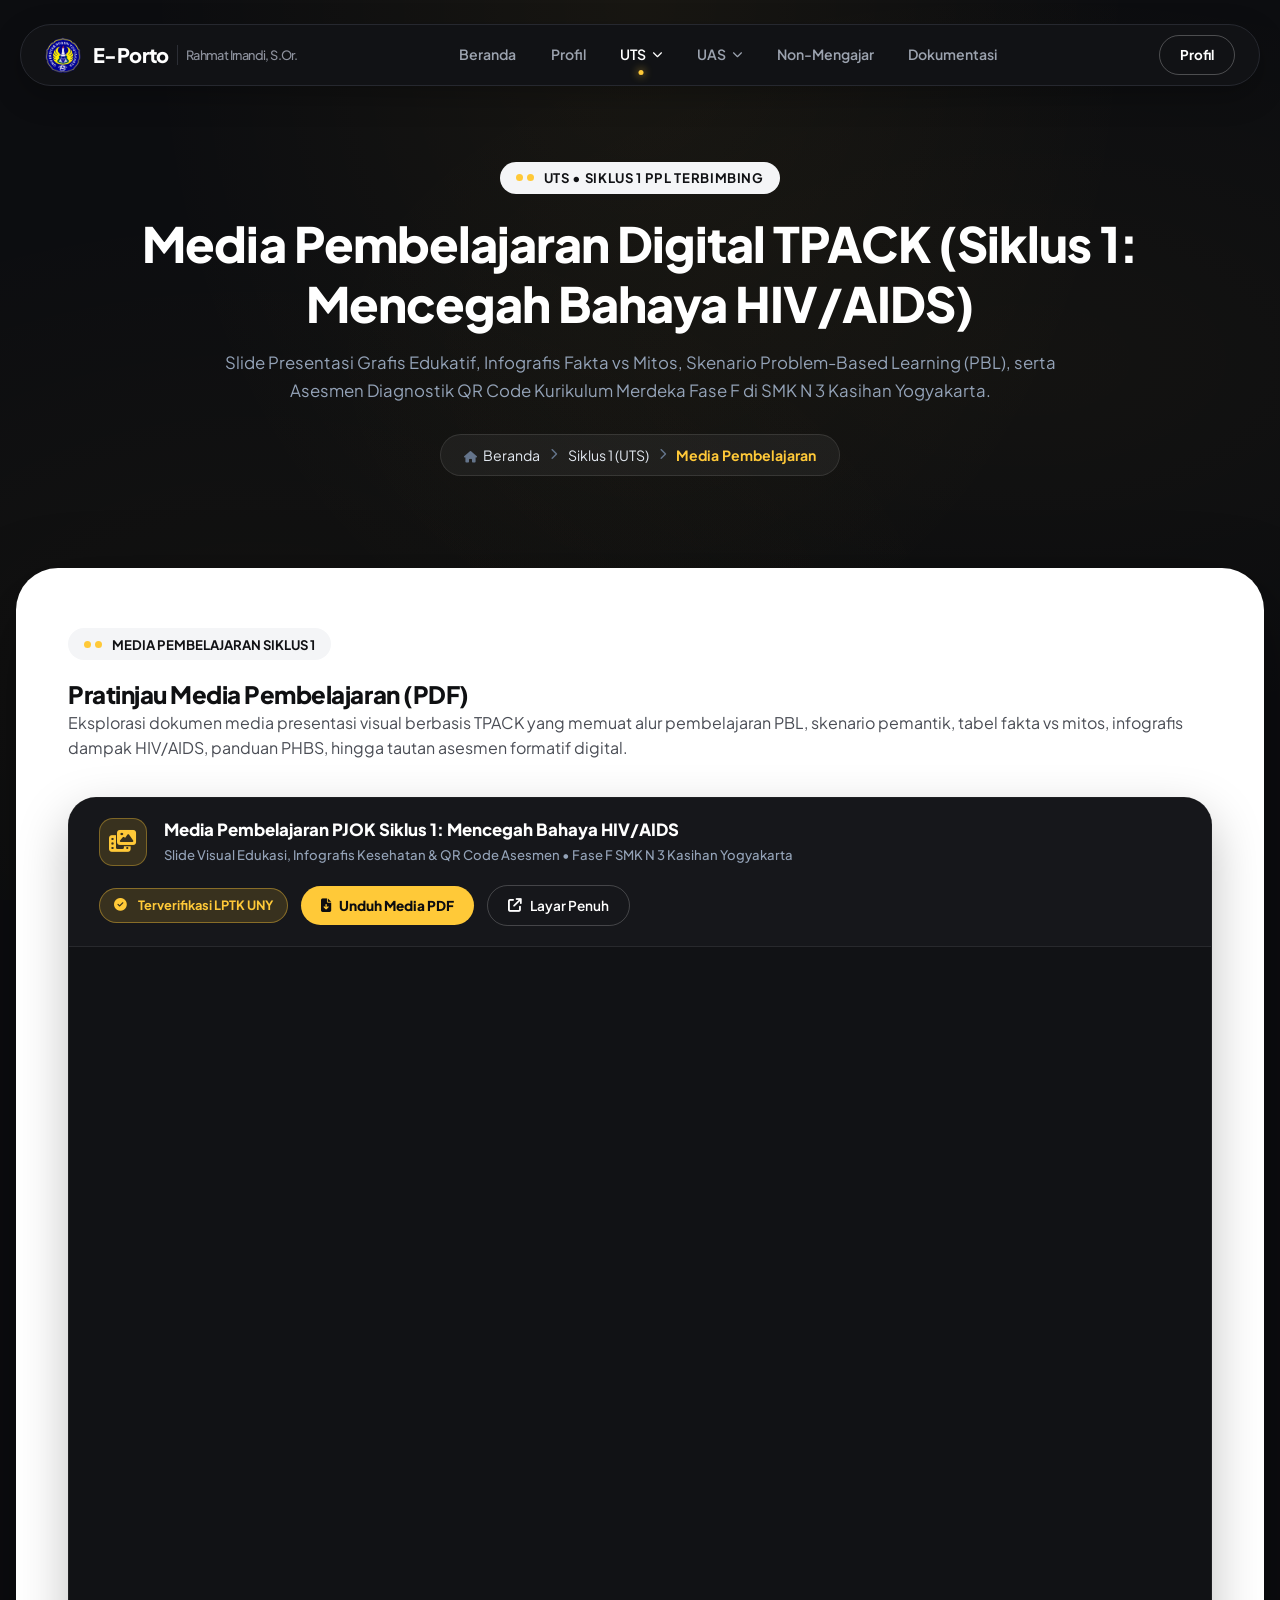
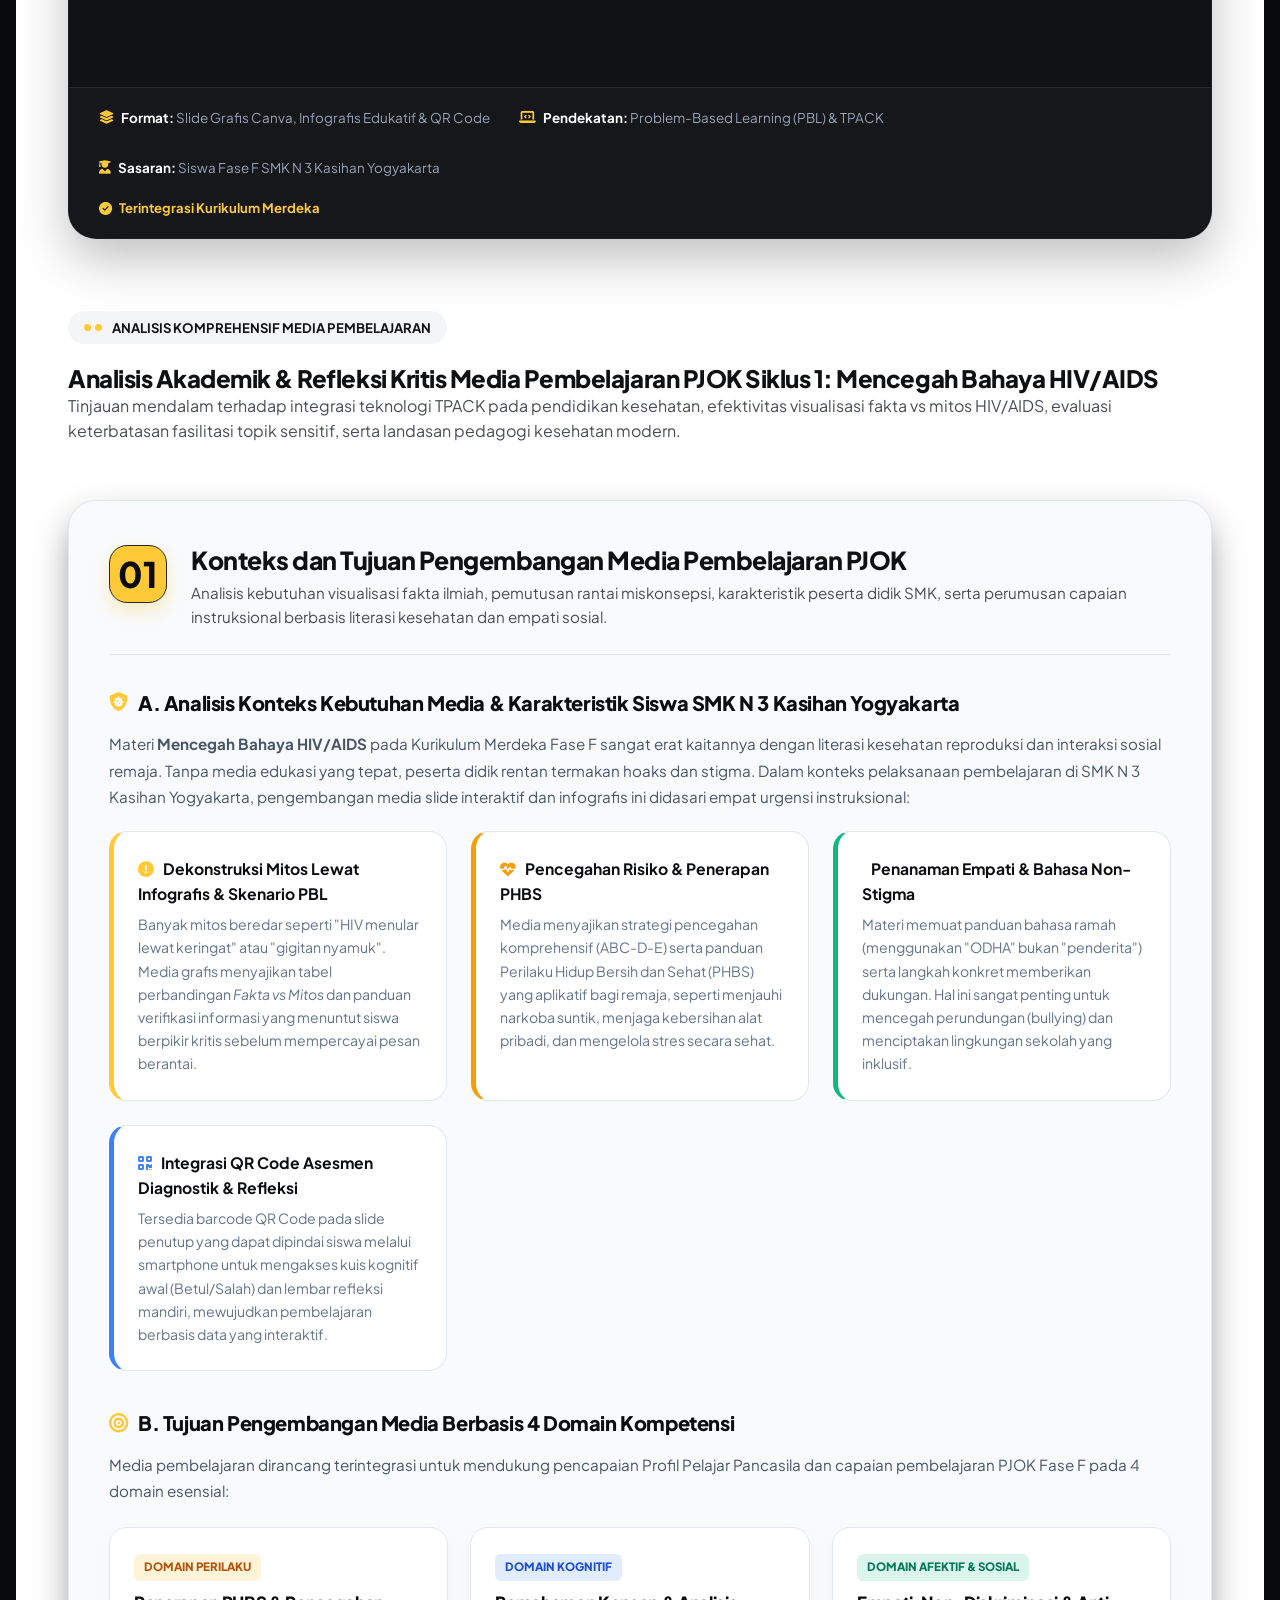
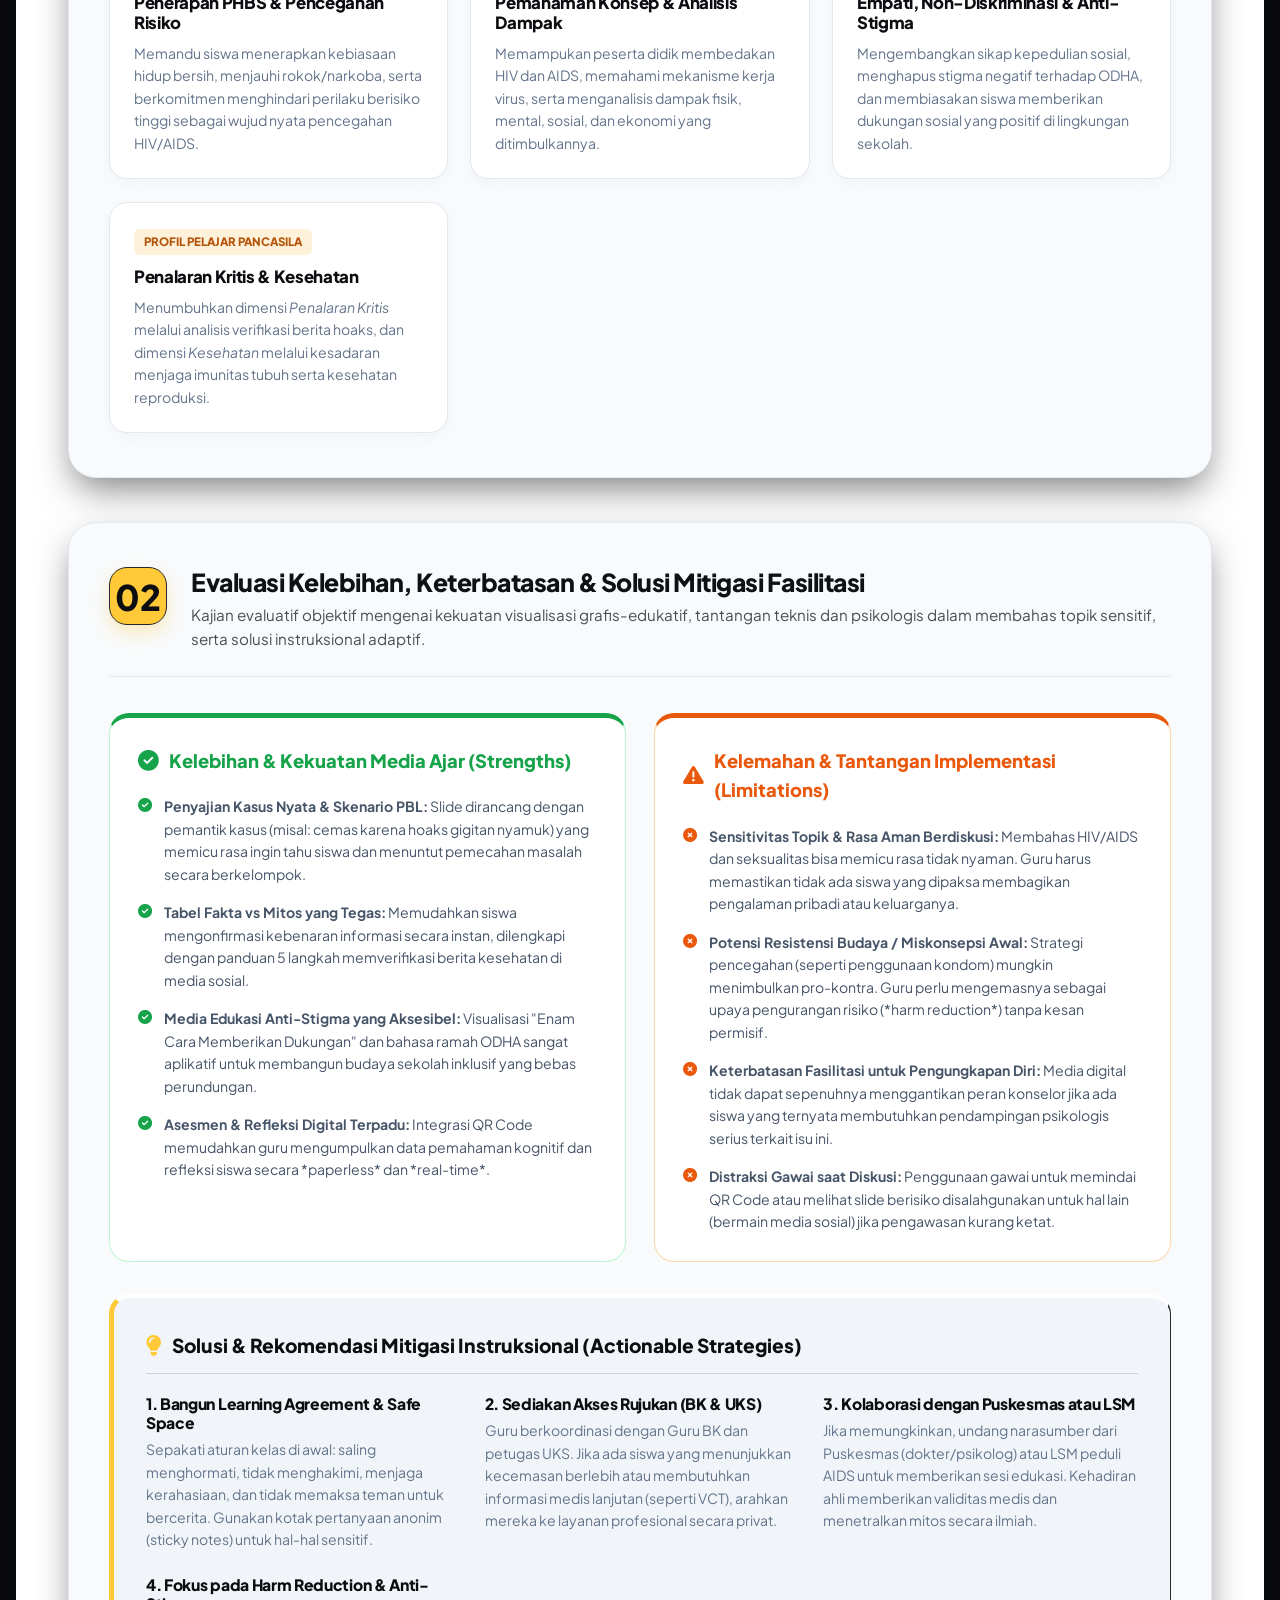
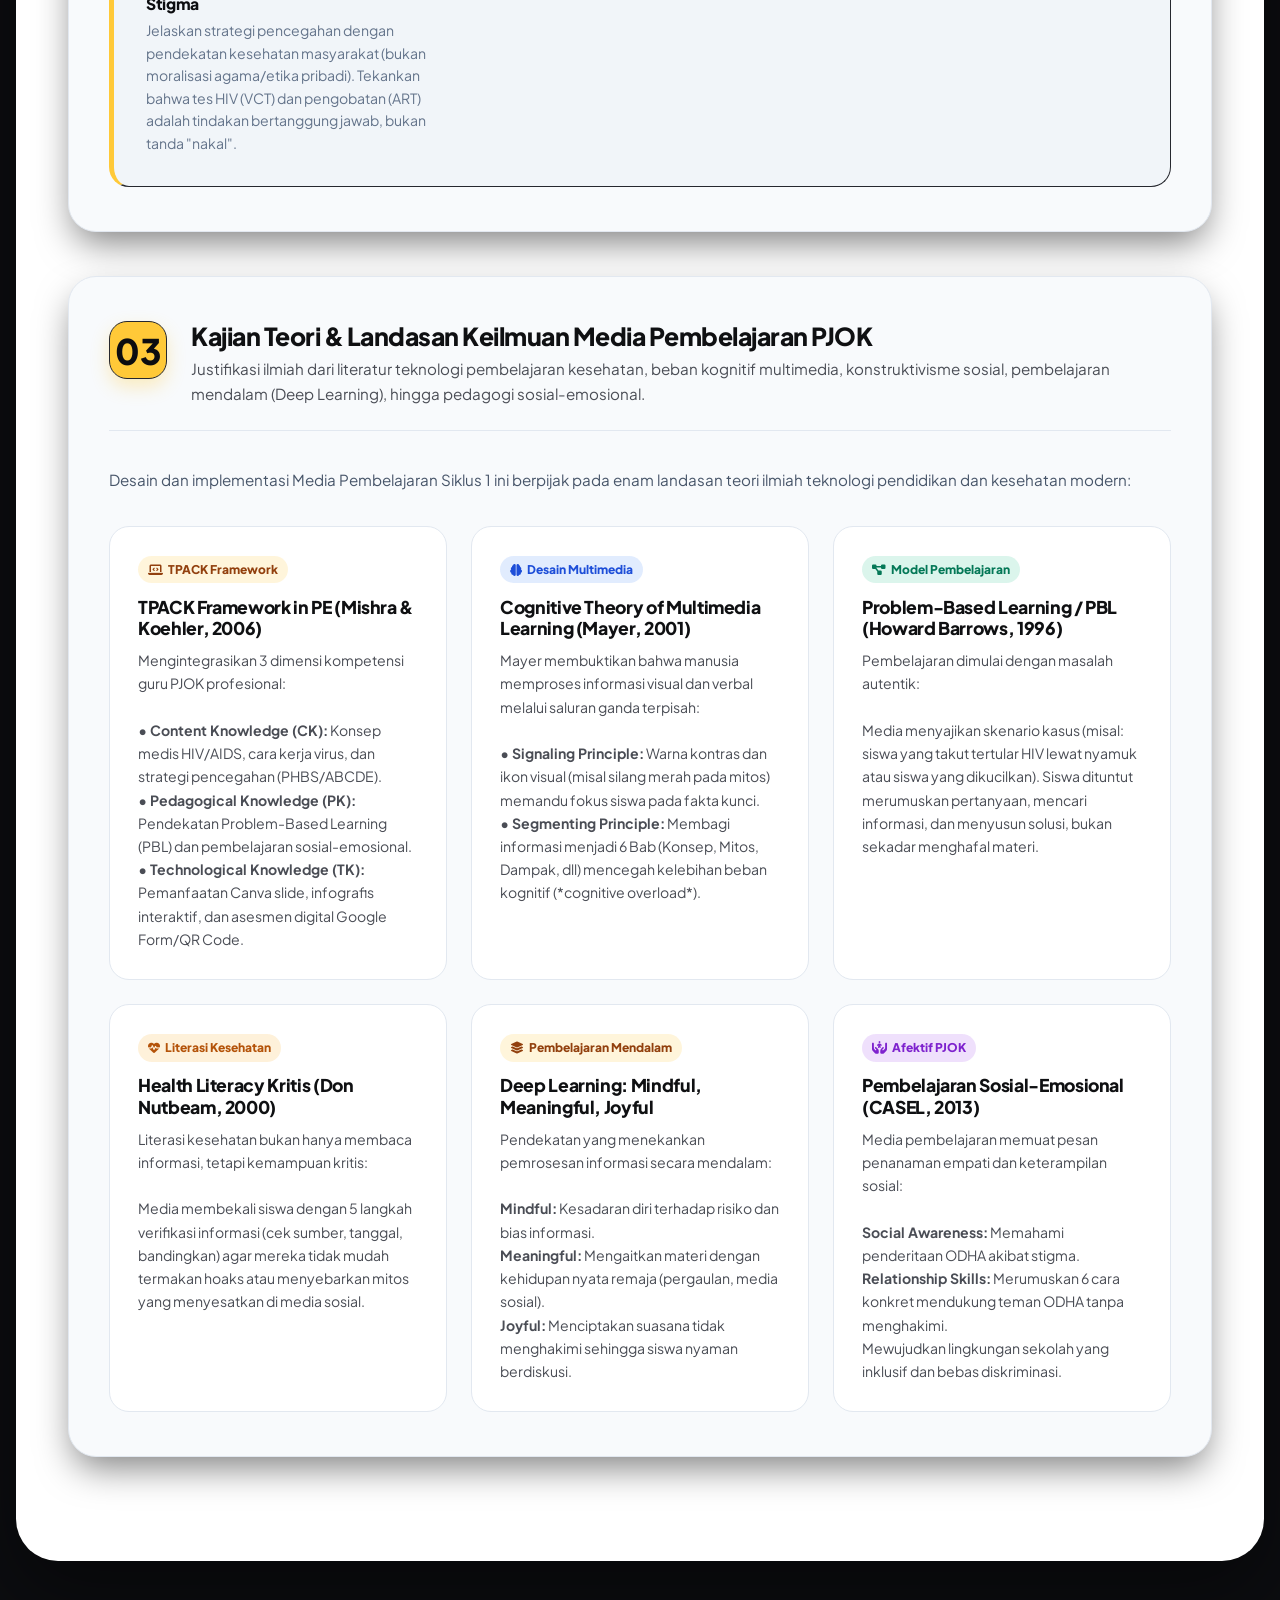
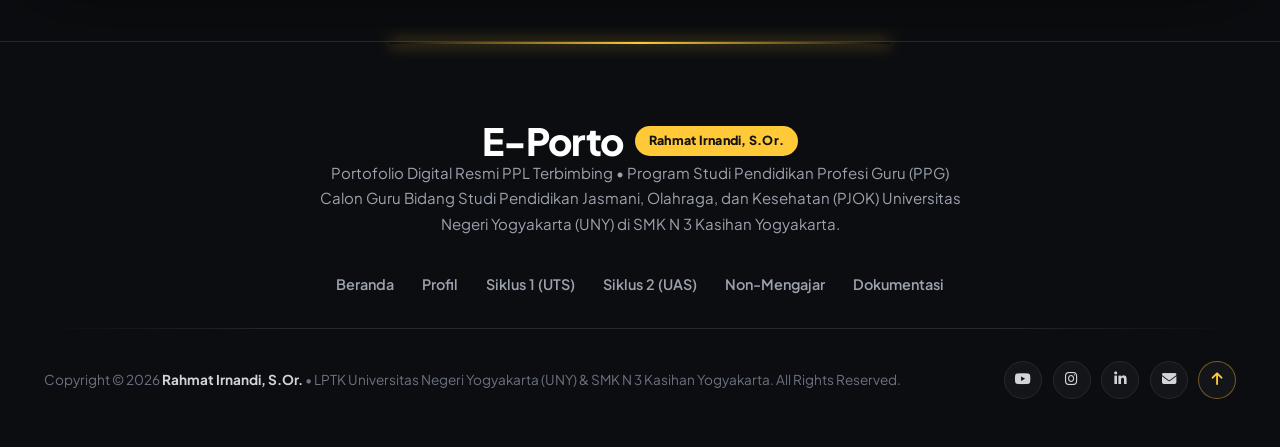
<file: UTS/media.html>
<!doctype html>
<html lang="id">
  <head>
    <meta charset="UTF-8" />
    <meta name="viewport" content="width=device-width, initial-scale=1.0" />
    <title>UTS - Media Pembelajaran Digital TPACK PJOK (Siklus 1: Mencegah Bahaya HIV/AIDS) | Rahmat Irnandi, S.Or. - PPG PJOK UNY</title>

    <link rel="icon" type="image/png" href="../logo.png" />
    <link rel="preconnect" href="https://fonts.googleapis.com" />
    <link rel="preconnect" href="https://fonts.gstatic.com" crossorigin />
    <link href="https://fonts.googleapis.com/css2?family=Plus+Jakarta+Sans:wght@300;400;500;600;700;800&display=swap" rel="stylesheet" />
    <link rel="stylesheet" href="https://cdnjs.cloudflare.com/ajax/libs/font-awesome/6.5.1/css/all.min.css" />
    <link rel="stylesheet" href="../css/style.css" />

    <style>
      .standalone-navbar-wrap {
        padding: 1.5rem 0 0.5rem 0;
        position: relative;
        z-index: 1000;
      }
      .navbar-capsule {
        overflow: visible !important;
      }
      .nav-item-dropdown {
        position: relative;
      }
      .nav-item-dropdown::after {
        content: "";
        position: absolute;
        top: 100%;
        left: 0;
        right: 0;
        height: 18px;
      }

      /* Modular Pure White Island for Media Pembelajaran (<main>) */
      .ut-page-island {
        max-width: 1280px;
        margin: 2.5rem auto 5rem auto;
        padding: 3.75rem 3.25rem;
        background: #ffffff;
        border-radius: 42px;
        box-shadow: 0 30px 80px rgba(0, 0, 0, 0.45);
        position: relative;
        overflow: visible !important;
      }

      /* Subpage Hero Header */
      .ut-hero-header {
        padding: 2.75rem 0 3.25rem 0;
        text-align: center;
        position: relative;
      }
      .ut-hero-title {
        font-size: clamp(2.2rem, 3.8vw, 3.2rem);
        font-weight: 800;
        color: #ffffff;
        margin-bottom: 0.85rem;
        letter-spacing: -0.02em;
        line-height: 1.25;
      }
      .ut-hero-desc {
        max-width: 860px;
        margin: 0 auto 1.75rem auto;
        font-size: 1.05rem;
        line-height: 1.7;
        color: #94a3b8;
      }

      /* Breadcrumb */
      .ut-breadcrumb {
        display: inline-flex;
        align-items: center;
        gap: 0.65rem;
        background: rgba(255, 255, 255, 0.05);
        border: 1px solid rgba(255, 255, 255, 0.1);
        padding: 0.55rem 1.4rem;
        border-radius: 999px;
        font-size: 0.88rem;
      }
      .ut-breadcrumb a {
        color: #e2e8f0;
        text-decoration: none;
        transition: color 0.2s ease;
      }
      .ut-breadcrumb a:hover {
        color: #ffc938;
      }
      .ut-breadcrumb i {
        font-size: 0.72rem;
        color: #64748b;
      }
      .ut-breadcrumb .current {
        color: #ffc938;
        font-weight: 700;
      }

      /* Custom High-Contrast PDF Viewer Card */
      .pdf-viewer-card {
        background: #0c0d10;
        border-radius: 28px;
        overflow: hidden;
        box-shadow: 0 20px 50px rgba(0, 0, 0, 0.25);
        border: 1px solid rgba(255, 255, 255, 0.08);
        margin-bottom: 4rem;
      }
      .pdf-viewer-toolbar {
        background: #16171b;
        padding: 1.25rem 1.85rem;
        display: flex;
        align-items: center;
        justify-content: space-between;
        flex-wrap: wrap;
        gap: 1.2rem;
        border-bottom: 1px solid rgba(255, 255, 255, 0.08);
      }
      .pdf-toolbar-info {
        display: flex;
        align-items: center;
        gap: 1.1rem;
      }
      .pdf-toolbar-icon {
        width: 48px;
        height: 48px;
        background: rgba(255, 201, 56, 0.15);
        border: 1px solid rgba(255, 201, 56, 0.35);
        border-radius: 14px;
        display: flex;
        align-items: center;
        justify-content: center;
        color: #ffc938;
        font-size: 1.35rem;
        flex-shrink: 0;
      }
      .pdf-toolbar-title {
        color: #ffffff;
        font-size: 1.05rem;
        font-weight: 800;
        margin-bottom: 0.2rem;
      }
      .pdf-toolbar-sub {
        color: #94a3b8;
        font-size: 0.82rem;
      }
      .pdf-toolbar-actions {
        display: flex;
        align-items: center;
        gap: 0.8rem;
        flex-wrap: wrap;
      }
      .btn-nexis-yellow {
        background: #ffc938;
        color: #0c0d10;
        font-weight: 800;
        padding: 0.55rem 1.25rem;
        border-radius: 999px;
        font-size: 0.85rem;
        text-decoration: none;
        display: inline-flex;
        align-items: center;
        gap: 0.5rem;
        transition: all 0.2s ease;
        border: none;
      }
      .btn-nexis-yellow:hover {
        background: #f59e0b;
        transform: translateY(-2px);
        box-shadow: 0 8px 20px rgba(255, 201, 56, 0.35);
      }
      .btn-nexis-outline {
        background: transparent;
        color: #ffffff;
        border: 1px solid rgba(255, 255, 255, 0.2);
        font-weight: 600;
        padding: 0.55rem 1.25rem;
        border-radius: 999px;
        font-size: 0.85rem;
        text-decoration: none;
        display: inline-flex;
        align-items: center;
        gap: 0.5rem;
        transition: all 0.2s ease;
      }
      .btn-nexis-outline:hover {
        border-color: #ffc938;
        color: #ffc938;
        background: rgba(255, 201, 56, 0.05);
      }
      .pdf-frame-wrapper {
        width: 100%;
        height: 740px;
        background: #111215;
        position: relative;
      }
      .pdf-frame-wrapper iframe {
        width: 100%;
        height: 100%;
        border: none;
      }
      .pdf-metadata-bar {
        background: #16171b;
        padding: 1.15rem 1.85rem;
        display: flex;
        align-items: center;
        justify-content: space-between;
        flex-wrap: wrap;
        gap: 1rem;
        border-top: 1px solid rgba(255, 255, 255, 0.08);
      }
      .pdf-meta-item {
        font-size: 0.84rem;
        color: #94a3b8;
        display: inline-flex;
        align-items: center;
        gap: 0.45rem;
      }
      .pdf-meta-item strong {
        color: #ffffff;
      }

      /* Academic Analysis Sections */
      .analysis-module-card {
        background: #f8fafc;
        border-radius: 28px;
        border: 1px solid #e2e8f0;
        padding: 2.75rem 2.5rem;
        margin-bottom: 2.75rem;
        transition: all 0.3s ease;
      }
      .analysis-module-card:hover {
        box-shadow: 0 15px 35px rgba(0, 0, 0, 0.05);
        border-color: #cbd5e1;
      }
      .analysis-module-header {
        display: flex;
        align-items: flex-start;
        gap: 1.5rem;
        margin-bottom: 2.25rem;
        border-bottom: 1px solid #e2e8f0;
        padding-bottom: 1.5rem;
      }
      .analysis-module-num {
        font-size: 2.2rem;
        font-weight: 900;
        color: #0c0d10;
        line-height: 1;
        background: #ffc938;
        width: 58px;
        height: 58px;
        border-radius: 18px;
        display: flex;
        align-items: center;
        justify-content: center;
        flex-shrink: 0;
        box-shadow: 0 8px 18px rgba(255, 201, 56, 0.3);
      }
      .analysis-module-title {
        font-size: 1.55rem;
        font-weight: 800;
        color: #0c0d10;
        margin-bottom: 0.35rem;
      }
      .analysis-module-desc {
        font-size: 0.95rem;
        color: #64748b;
        line-height: 1.6;
        margin: 0;
      }

      /* Theory Grid Inside Analysis */
      .theory-grid {
        display: grid;
        grid-template-columns: repeat(auto-fit, minmax(320px, 1fr));
        gap: 1.5rem;
      }
      .theory-card {
        background: #ffffff;
        border-radius: 20px;
        padding: 1.75rem;
        border: 1px solid #e2e8f0;
        transition:
          transform 0.2s ease,
          box-shadow 0.2s ease;
      }
      .theory-card:hover {
        transform: translateY(-4px);
        box-shadow: 0 12px 30px rgba(0, 0, 0, 0.06);
        border-color: #ffc938;
      }
      .theory-badge {
        display: inline-flex;
        align-items: center;
        background: rgba(255, 201, 56, 0.18);
        color: #92400e;
        font-size: 0.75rem;
        font-weight: 800;
        padding: 4px 10px;
        border-radius: 999px;
        margin-bottom: 0.85rem;
      }
      .theory-title {
        font-size: 1.1rem;
        font-weight: 800;
        color: #0c0d10;
        margin-bottom: 0.6rem;
      }
      .theory-desc {
        font-size: 0.88rem;
        color: #475569;
        line-height: 1.65;
        margin: 0;
      }

      @media (max-width: 860px) {
        .ut-page-island {
          padding: 2.25rem 1.25rem;
          margin: 1.5rem auto 3rem auto;
          border-radius: 28px;
        }
        .pdf-frame-wrapper {
          height: 480px;
        }
        .analysis-module-card {
          padding: 1.75rem 1.25rem;
        }
        .analysis-module-header {
          flex-direction: column;
          gap: 1rem;
        }
      }
    </style>
  </head>
  <body>
    <!-- =================================================================
       1. STANDALONE CAPSULE NAVBAR (Matching index.html Exactly)
       ================================================================= -->
    <header class="navbar container standalone-navbar-wrap">
      <div class="navbar-capsule">
        <a href="../index.html" class="brand-nexis">
          <img src="../logo.png" alt="Logo UNY" class="brand-logo-img" onerror="this.src = '../logo navbar.png'" />
          <span class="brand-nexis-text">
            E-Porto
            <span class="brand-nexis-sub">Rahmat Irnandi, S.Or.</span>
          </span>
        </a>

        <nav>
          <ul class="nav-links">
            <li><a href="../index.html" class="nav-link">Beranda</a></li>
            <li><a href="../profil.html" class="nav-link">Profil</a></li>

            <!-- UTS Dropdown (Active) -->
            <li class="nav-item-dropdown">
              <a href="javascript:void(0)" class="nav-link dropdown-toggle active" role="button"> UTS <i class="fa-solid fa-chevron-down chevron-icon"></i> </a>
              <ul class="dropdown-menu">
                <li>
                  <a href="rancangan.html" class="dropdown-item"><i class="fa-solid fa-book-bookmark"></i> Rancangan Modul</a>
                </li>
                <li>
                  <a href="materi.html" class="dropdown-item"><i class="fa-solid fa-book-open"></i> Materi Ajar</a>
                </li>
                <li>
                  <a href="media.html" class="dropdown-item active"><i class="fa-solid fa-photo-film"></i> Media TPACK</a>
                </li>
                <li>
                  <a href="instrumen.html" class="dropdown-item"><i class="fa-solid fa-clipboard-check"></i> Instrumen Asesmen</a>
                </li>
                <li>
                  <a href="video.html" class="dropdown-item"><i class="fa-solid fa-circle-play"></i> Video Praktik</a>
                </li>
              </ul>
            </li>

            <!-- UAS Dropdown -->
            <li class="nav-item-dropdown">
              <a href="javascript:void(0)" class="nav-link dropdown-toggle" role="button"> UAS <i class="fa-solid fa-chevron-down chevron-icon"></i> </a>
              <ul class="dropdown-menu">
                <li>
                  <a href="../UAS/rancangan.html" class="dropdown-item"><i class="fa-solid fa-book-bookmark"></i> Rancangan Modul</a>
                </li>
                <li>
                  <a href="../UAS/materi.html" class="dropdown-item"><i class="fa-solid fa-book-open"></i> Materi Ajar</a>
                </li>
                <li>
                  <a href="../UAS/media.html" class="dropdown-item"><i class="fa-solid fa-photo-film"></i> Media TPACK</a>
                </li>
                <li>
                  <a href="../UAS/instrumen.html" class="dropdown-item"><i class="fa-solid fa-clipboard-check"></i> Instrumen Asesmen</a>
                </li>
                <li>
                  <a href="../UAS/video.html" class="dropdown-item"><i class="fa-solid fa-circle-play"></i> Video Praktik</a>
                </li>
              </ul>
            </li>

            <li><a href="../non-mengajar.html" class="nav-link">Non-Mengajar</a></li>
            <li><a href="../dokumentasi.html" class="nav-link">Dokumentasi</a></li>
          </ul>
        </nav>

        <div class="nav-actions">
          <a href="../profil.html" class="btn-nav-quote"> Profil </a>
          <button class="mobile-toggle" aria-label="Toggle Navigation">
            <i class="fa-solid fa-bars"></i>
          </button>
        </div>
      </div>
    </header>

    <!-- =================================================================
         2. SUBPAGE HERO HEADER & BREADCRUMB
         ================================================================= -->
    <section class="ut-hero-header">
      <div class="container">
        <div class="badge-pill-group" style="justify-content: center; margin-bottom: 1.25rem">
          <span class="twin-dot-icon"> <span></span><span></span> </span>
          <span style="font-weight: 700; letter-spacing: 0.05em">UTS • SIKLUS 1 PPL TERBIMBING</span>
        </div>

        <h1 class="ut-hero-title">Media Pembelajaran Digital TPACK (Siklus 1: Mencegah Bahaya HIV/AIDS)</h1>
        <p class="ut-hero-desc">Slide Presentasi Grafis Edukatif, Infografis Fakta vs Mitos, Skenario Problem-Based Learning (PBL), serta Asesmen Diagnostik QR Code Kurikulum Merdeka Fase F di SMK N 3 Kasihan Yogyakarta.</p>

        <div class="ut-breadcrumb">
          <a href="../index.html"><i class="fa-solid fa-house" style="margin-right: 4px"></i> Beranda</a>
          <i class="fa-solid fa-chevron-right"></i>
          <a href="rancangan.html">Siklus 1 (UTS)</a>
          <i class="fa-solid fa-chevron-right"></i>
          <span class="current">Media Pembelajaran</span>
        </div>
      </div>
    </section>

    <!-- =================================================================
         3. MAIN MODULAR WHITE ISLAND (<main>)
         ================================================================= -->
    <main class="island-white ut-page-island reveal-init">
      <!-- =============================================================
           A. INTERACTIVE PDF VIEWER SECTION
           ============================================================= -->
      <section style="margin-bottom: 4.5rem">
        <div class="section-agency-head" style="margin-bottom: 2.25rem">
          <div class="badge-pill-group">
            <span class="twin-dot-icon"> <span></span><span></span> </span>
            <span>MEDIA PEMBELAJARAN SIKLUS 1</span>
          </div>
          <h2 class="section-agency-title">Pratinjau Media Pembelajaran (PDF)</h2>
          <p class="section-agency-subtitle">
            Eksplorasi dokumen media presentasi visual berbasis TPACK yang memuat alur pembelajaran PBL, skenario pemantik, tabel fakta vs mitos, infografis dampak HIV/AIDS, panduan PHBS, hingga tautan asesmen formatif digital.
          </p>
        </div>

        <!-- PDF Viewer Container Card -->
        <div class="pdf-viewer-card">
          <!-- Toolbar -->
          <div class="pdf-viewer-toolbar">
            <div class="pdf-toolbar-info">
              <div class="pdf-toolbar-icon">
                <i class="fa-solid fa-photo-film"></i>
              </div>
              <div>
                <div class="pdf-toolbar-title">Media Pembelajaran PJOK Siklus 1: Mencegah Bahaya HIV/AIDS</div>
                <div class="pdf-toolbar-sub">Slide Visual Edukasi, Infografis Kesehatan & QR Code Asesmen • Fase F SMK N 3 Kasihan Yogyakarta</div>
              </div>
            </div>

            <div class="pdf-toolbar-actions">
              <span class="tag-pill" style="background: rgba(255, 201, 56, 0.15); color: #ffc938; font-weight: 700; border: 1px solid rgba(255, 201, 56, 0.4); padding: 6px 14px; font-size: 0.8rem; border-radius: 999px">
                <i class="fa-solid fa-circle-check" style="margin-right: 5px"></i> Terverifikasi LPTK UNY
              </span>
              <a href="../Dokumen/Media Siklus 1.pdf" download="Media_Pembelajaran_PJOK_Siklus1_HIV_AIDS_RahmatIrnandi.pdf" class="btn-nexis-yellow"> <i class="fa-solid fa-file-arrow-down"></i> Unduh Media PDF </a>
              <a href="../Dokumen/Media Siklus 1.pdf" target="_blank" rel="noopener noreferrer" class="btn-nexis-outline"> <i class="fa-solid fa-arrow-up-right-from-square"></i> Layar Penuh </a>
            </div>
          </div>

          <!-- Embedded Frame -->
          <div class="pdf-frame-wrapper">
            <iframe src="../Dokumen/Media Siklus 1.pdf#toolbar=1&navpanes=0&scrollbar=1" title="Media Pembelajaran Siklus 1: Mencegah Bahaya HIV/AIDS - Rahmat Irnandi, S.Or." loading="lazy">
              <p style="padding: 2.5rem; color: #ffffff; text-align: center">
                Peramban Anda tidak mendukung penampil PDF langsung. Silakan
                <a href="../Dokumen/Media Siklus 1.pdf" target="_blank" style="color: #ffc938; font-weight: bold; text-decoration: underline"> Klik di sini untuk mengunduh atau membuka Media Pembelajaran Siklus 1 (.PDF) </a>.
              </p>
            </iframe>
          </div>

          <!-- Footer Metadata Bar -->
          <div class="pdf-metadata-bar">
            <div style="display: flex; align-items: center; gap: 1.8rem; flex-wrap: wrap">
              <div class="pdf-meta-item">
                <i class="fa-solid fa-layer-group" style="color: #ffc938"></i>
                <span><strong>Format:</strong> Slide Grafis Canva, Infografis Edukatif & QR Code</span>
              </div>
              <div class="pdf-meta-item">
                <i class="fa-solid fa-laptop-code" style="color: #ffc938"></i>
                <span><strong>Pendekatan:</strong> Problem-Based Learning (PBL) & TPACK</span>
              </div>
              <div class="pdf-meta-item">
                <i class="fa-solid fa-user-graduate" style="color: #ffc938"></i>
                <span><strong>Sasaran:</strong> Siswa Fase F SMK N 3 Kasihan Yogyakarta</span>
              </div>
            </div>
            <div>
              <span style="font-size: 0.82rem; color: #ffc938; font-weight: 700"> <i class="fa-solid fa-circle-check" style="margin-right: 5px"></i> Terintegrasi Kurikulum Merdeka </span>
            </div>
          </div>
        </div>
      </section>

      <!-- =============================================================
           B. COMPREHENSIVE ACADEMIC ANALYSIS
           ============================================================= -->
      <section>
        <div class="section-agency-head" style="margin-bottom: 3.5rem">
          <div class="badge-pill-group">
            <span class="twin-dot-icon"> <span></span><span></span> </span>
            <span>ANALISIS KOMPREHENSIF MEDIA PEMBELAJARAN</span>
          </div>
          <h2 class="section-agency-title">Analisis Akademik & Refleksi Kritis Media Pembelajaran PJOK Siklus 1: Mencegah Bahaya HIV/AIDS</h2>
          <p class="section-agency-subtitle">
            Tinjauan mendalam terhadap integrasi teknologi TPACK pada pendidikan kesehatan, efektivitas visualisasi fakta vs mitos HIV/AIDS, evaluasi keterbatasan fasilitasi topik sensitif, serta landasan pedagogi kesehatan modern.
          </p>
        </div>

        <!-- =========================================================
             MODUL 01: KONTEKS DAN TUJUAN MEDIA
             ========================================================= -->
        <article class="analysis-module-card">
          <div class="analysis-module-header">
            <div class="analysis-module-num">01</div>
            <div>
              <h3 class="analysis-module-title">Konteks dan Tujuan Pengembangan Media Pembelajaran PJOK</h3>
              <p class="analysis-module-desc">
                Analisis kebutuhan visualisasi fakta ilmiah, pemutusan rantai miskonsepsi, karakteristik peserta didik SMK, serta perumusan capaian instruksional berbasis literasi kesehatan dan empati sosial.
              </p>
            </div>
          </div>

          <div class="analysis-content-body">
            <!-- Sub-bab A -->
            <div style="margin-bottom: 2.5rem">
              <h4 style="font-size: 1.25rem; font-weight: 800; color: #0c0d10; margin-bottom: 1rem; display: flex; align-items: center; gap: 0.65rem">
                <i class="fa-solid fa-shield-virus" style="color: #ffc938; font-size: 1.2rem"></i>
                A. Analisis Konteks Kebutuhan Media & Karakteristik Siswa SMK N 3 Kasihan Yogyakarta
              </h4>
              <p style="font-size: 0.95rem; color: #475569; line-height: 1.75; margin-bottom: 1.25rem">
                Materi <strong>Mencegah Bahaya HIV/AIDS</strong> pada Kurikulum Merdeka Fase F sangat erat kaitannya dengan literasi kesehatan reproduksi dan interaksi sosial remaja. Tanpa media edukasi yang tepat, peserta didik rentan
                termakan hoaks dan stigma. Dalam konteks pelaksanaan pembelajaran di SMK N 3 Kasihan Yogyakarta, pengembangan media slide interaktif dan infografis ini didasari empat urgensi instruksional:
              </p>

              <div style="display: grid; grid-template-columns: repeat(auto-fit, minmax(320px, 1fr)); gap: 1.5rem; margin-bottom: 1.5rem">
                <div style="background: #ffffff; border-radius: 18px; padding: 1.5rem; border-left: 4px solid #ffc938; border: 1px solid #e2e8f0; border-left-width: 5px; border-left-color: #ffc938">
                  <strong style="display: block; color: #0c0d10; font-size: 0.98rem; margin-bottom: 0.45rem">
                    <i class="fa-solid fa-circle-exclamation" style="margin-right: 6px; color: #ffc938"></i> Dekonstruksi Mitos Lewat Infografis & Skenario PBL
                  </strong>
                  <p style="font-size: 0.88rem; color: #64748b; line-height: 1.65; margin: 0">
                    Banyak mitos beredar seperti "HIV menular lewat keringat" atau "gigitan nyamuk". Media grafis menyajikan tabel perbandingan <em>Fakta vs Mitos</em> dan panduan verifikasi informasi yang menuntut siswa berpikir kritis
                    sebelum mempercayai pesan berantai.
                  </p>
                </div>

                <div style="background: #ffffff; border-radius: 18px; padding: 1.5rem; border-left: 4px solid #f59e0b; border: 1px solid #e2e8f0; border-left-width: 5px; border-left-color: #f59e0b">
                  <strong style="display: block; color: #0c0d10; font-size: 0.98rem; margin-bottom: 0.45rem"> <i class="fa-solid fa-heart-pulse" style="margin-right: 6px; color: #f59e0b"></i> Pencegahan Risiko & Penerapan PHBS </strong>
                  <p style="font-size: 0.88rem; color: #64748b; line-height: 1.65; margin: 0">
                    Media menyajikan strategi pencegahan komprehensif (ABC-D-E) serta panduan Perilaku Hidup Bersih dan Sehat (PHBS) yang aplikatif bagi remaja, seperti menjauhi narkoba suntik, menjaga kebersihan alat pribadi, dan mengelola
                    stres secara sehat.
                  </p>
                </div>

                <div style="background: #ffffff; border-radius: 18px; padding: 1.5rem; border-left: 4px solid #10b981; border: 1px solid #e2e8f0; border-left-width: 5px; border-left-color: #10b981">
                  <strong style="display: block; color: #0c0d10; font-size: 0.98rem; margin-bottom: 0.45rem">
                    <i class="fa-solid fa-hands-holding-heart" style="margin-right: 6px; color: #10b981"></i> Penanaman Empati & Bahasa Non-Stigma
                  </strong>
                  <p style="font-size: 0.88rem; color: #64748b; line-height: 1.65; margin: 0">
                    Materi memuat panduan bahasa ramah (menggunakan "ODHA" bukan "penderita") serta langkah konkret memberikan dukungan. Hal ini sangat penting untuk mencegah perundungan (bullying) dan menciptakan lingkungan sekolah yang
                    inklusif.
                  </p>
                </div>

                <div style="background: #ffffff; border-radius: 18px; padding: 1.5rem; border-left: 4px solid #3b82f6; border: 1px solid #e2e8f0; border-left-width: 5px; border-left-color: #3b82f6">
                  <strong style="display: block; color: #0c0d10; font-size: 0.98rem; margin-bottom: 0.45rem">
                    <i class="fa-solid fa-qrcode" style="margin-right: 6px; color: #3b82f6"></i> Integrasi QR Code Asesmen Diagnostik & Refleksi
                  </strong>
                  <p style="font-size: 0.88rem; color: #64748b; line-height: 1.65; margin: 0">
                    Tersedia barcode QR Code pada slide penutup yang dapat dipindai siswa melalui smartphone untuk mengakses kuis kognitif awal (Betul/Salah) dan lembar refleksi mandiri, mewujudkan pembelajaran berbasis data yang
                    interaktif.
                  </p>
                </div>
              </div>
            </div>

            <!-- Sub-bab B -->
            <div>
              <h4 style="font-size: 1.25rem; font-weight: 800; color: #0c0d10; margin-bottom: 1rem; display: flex; align-items: center; gap: 0.65rem">
                <i class="fa-solid fa-bullseye" style="color: #ffc938; font-size: 1.2rem"></i>
                B. Tujuan Pengembangan Media Berbasis 4 Domain Kompetensi
              </h4>
              <p style="font-size: 0.95rem; color: #475569; line-height: 1.7; margin-bottom: 1.5rem">
                Media pembelajaran dirancang terintegrasi untuk mendukung pencapaian Profil Pelajar Pancasila dan capaian pembelajaran PJOK Fase F pada 4 domain esensial:
              </p>

              <div style="display: grid; grid-template-columns: repeat(auto-fit, minmax(260px, 1fr)); gap: 1.4rem">
                <!-- Domain Psikomotorik / Perilaku -->
                <div style="background: #ffffff; border: 1px solid #e2e8f0; border-radius: 18px; padding: 1.5rem; box-shadow: 0 4px 15px rgba(0, 0, 0, 0.03)">
                  <div style="display: inline-block; background: rgba(255, 201, 56, 0.2); color: #b45309; font-size: 0.72rem; font-weight: 800; padding: 4px 10px; border-radius: 6px; margin-bottom: 0.75rem">DOMAIN PERILAKU</div>
                  <h5 style="font-size: 1.05rem; font-weight: 800; color: #0c0d10; margin-bottom: 0.5rem">Penerapan PHBS & Pencegahan Risiko</h5>
                  <p style="font-size: 0.88rem; color: #64748b; line-height: 1.6; margin: 0">
                    Memandu siswa menerapkan kebiasaan hidup bersih, menjauhi rokok/narkoba, serta berkomitmen menghindari perilaku berisiko tinggi sebagai wujud nyata pencegahan HIV/AIDS.
                  </p>
                </div>

                <!-- Domain Kognitif -->
                <div style="background: #ffffff; border: 1px solid #e2e8f0; border-radius: 18px; padding: 1.5rem; box-shadow: 0 4px 15px rgba(0, 0, 0, 0.03)">
                  <div style="display: inline-block; background: rgba(59, 130, 246, 0.15); color: #1d4ed8; font-size: 0.72rem; font-weight: 800; padding: 4px 10px; border-radius: 6px; margin-bottom: 0.75rem">DOMAIN KOGNITIF</div>
                  <h5 style="font-size: 1.05rem; font-weight: 800; color: #0c0d10; margin-bottom: 0.5rem">Pemahaman Konsep & Analisis Dampak</h5>
                  <p style="font-size: 0.88rem; color: #64748b; line-height: 1.6; margin: 0">
                    Memampukan peserta didik membedakan HIV dan AIDS, memahami mekanisme kerja virus, serta menganalisis dampak fisik, mental, sosial, dan ekonomi yang ditimbulkannya.
                  </p>
                </div>

                <!-- Domain Afektif -->
                <div style="background: #ffffff; border: 1px solid #e2e8f0; border-radius: 18px; padding: 1.5rem; box-shadow: 0 4px 15px rgba(0, 0, 0, 0.03)">
                  <div style="display: inline-block; background: rgba(16, 185, 129, 0.15); color: #047857; font-size: 0.72rem; font-weight: 800; padding: 4px 10px; border-radius: 6px; margin-bottom: 0.75rem">DOMAIN AFEKTIF & SOSIAL</div>
                  <h5 style="font-size: 1.05rem; font-weight: 800; color: #0c0d10; margin-bottom: 0.5rem">Empati, Non-Diskriminasi & Anti-Stigma</h5>
                  <p style="font-size: 0.88rem; color: #64748b; line-height: 1.6; margin: 0">
                    Mengembangkan sikap kepedulian sosial, menghapus stigma negatif terhadap ODHA, dan membiasakan siswa memberikan dukungan sosial yang positif di lingkungan sekolah.
                  </p>
                </div>

                <!-- Penguatan Karakter Profil Pelajar Pancasila -->
                <div style="background: #ffffff; border: 1px solid #e2e8f0; border-radius: 18px; padding: 1.5rem; box-shadow: 0 4px 15px rgba(0, 0, 0, 0.03)">
                  <div style="display: inline-block; background: rgba(245, 158, 11, 0.15); color: #b45309; font-size: 0.72rem; font-weight: 800; padding: 4px 10px; border-radius: 6px; margin-bottom: 0.75rem">PROFIL PELAJAR PANCASILA</div>
                  <h5 style="font-size: 1.05rem; font-weight: 800; color: #0c0d10; margin-bottom: 0.5rem">Penalaran Kritis & Kesehatan</h5>
                  <p style="font-size: 0.88rem; color: #64748b; line-height: 1.6; margin: 0">
                    Menumbuhkan dimensi <em>Penalaran Kritis</em> melalui analisis verifikasi berita hoaks, dan dimensi <em>Kesehatan</em> melalui kesadaran menjaga imunitas tubuh serta kesehatan reproduksi.
                  </p>
                </div>
              </div>
            </div>
          </div>
        </article>

        <!-- =========================================================
             MODUL 02: KELEBIHAN DAN KEKURANGAN MEDIA
             ========================================================= -->
        <article class="analysis-module-card">
          <div class="analysis-module-header">
            <div class="analysis-module-num">02</div>
            <div>
              <h3 class="analysis-module-title">Evaluasi Kelebihan, Keterbatasan & Solusi Mitigasi Fasilitasi</h3>
              <p class="analysis-module-desc">Kajian evaluatif objektif mengenai kekuatan visualisasi grafis-edukatif, tantangan teknis dan psikologis dalam membahas topik sensitif, serta solusi instruksional adaptif.</p>
            </div>
          </div>

          <div class="analysis-content-body">
            <!-- 2-Column Grid: Pro vs Con -->
            <div class="analysis-grid-2col" style="display: grid; grid-template-columns: repeat(auto-fit, minmax(320px, 1fr)); gap: 1.75rem; margin-bottom: 2rem">
              <!-- Kolom Kelebihan -->
              <div class="analysis-box-item pro" style="background: #ffffff; border: 1px solid #bbf7d0; border-radius: 20px; padding: 1.75rem; border-top: 5px solid #16a34a">
                <div class="analysis-box-title" style="color: #16a34a; font-weight: 800; font-size: 1.15rem; margin-bottom: 1.25rem; display: flex; align-items: center; gap: 0.6rem">
                  <i class="fa-solid fa-circle-check" style="font-size: 1.3rem"></i>
                  Kelebihan & Kekuatan Media Ajar (Strengths)
                </div>
                <ul class="analysis-list" style="list-style: none; padding: 0; margin: 0; display: flex; flex-direction: column; gap: 1rem">
                  <li style="display: flex; align-items: flex-start; gap: 0.75rem; font-size: 0.88rem; color: #475569; line-height: 1.6">
                    <i class="fa-solid fa-check-circle" style="color: #16a34a; margin-top: 3px"></i>
                    <div>
                      <strong>Penyajian Kasus Nyata & Skenario PBL:</strong>
                      Slide dirancang dengan pemantik kasus (misal: cemas karena hoaks gigitan nyamuk) yang memicu rasa ingin tahu siswa dan menuntut pemecahan masalah secara berkelompok.
                    </div>
                  </li>
                  <li style="display: flex; align-items: flex-start; gap: 0.75rem; font-size: 0.88rem; color: #475569; line-height: 1.6">
                    <i class="fa-solid fa-check-circle" style="color: #16a34a; margin-top: 3px"></i>
                    <div>
                      <strong>Tabel Fakta vs Mitos yang Tegas:</strong>
                      Memudahkan siswa mengonfirmasi kebenaran informasi secara instan, dilengkapi dengan panduan 5 langkah memverifikasi berita kesehatan di media sosial.
                    </div>
                  </li>
                  <li style="display: flex; align-items: flex-start; gap: 0.75rem; font-size: 0.88rem; color: #475569; line-height: 1.6">
                    <i class="fa-solid fa-check-circle" style="color: #16a34a; margin-top: 3px"></i>
                    <div>
                      <strong>Media Edukasi Anti-Stigma yang Aksesibel:</strong>
                      Visualisasi "Enam Cara Memberikan Dukungan" dan bahasa ramah ODHA sangat aplikatif untuk membangun budaya sekolah inklusif yang bebas perundungan.
                    </div>
                  </li>
                  <li style="display: flex; align-items: flex-start; gap: 0.75rem; font-size: 0.88rem; color: #475569; line-height: 1.6">
                    <i class="fa-solid fa-check-circle" style="color: #16a34a; margin-top: 3px"></i>
                    <div>
                      <strong>Asesmen & Refleksi Digital Terpadu:</strong>
                      Integrasi QR Code memudahkan guru mengumpulkan data pemahaman kognitif dan refleksi siswa secara *paperless* dan *real-time*.
                    </div>
                  </li>
                </ul>
              </div>

              <!-- Kolom Kelemahan / Tantangan -->
              <div class="analysis-box-item con" style="background: #ffffff; border: 1px solid #fed7aa; border-radius: 20px; padding: 1.75rem; border-top: 5px solid #ea580c">
                <div class="analysis-box-title" style="color: #ea580c; font-weight: 800; font-size: 1.15rem; margin-bottom: 1.25rem; display: flex; align-items: center; gap: 0.6rem">
                  <i class="fa-solid fa-triangle-exclamation" style="font-size: 1.3rem"></i>
                  Kelemahan & Tantangan Implementasi (Limitations)
                </div>
                <ul class="analysis-list" style="list-style: none; padding: 0; margin: 0; display: flex; flex-direction: column; gap: 1rem">
                  <li style="display: flex; align-items: flex-start; gap: 0.75rem; font-size: 0.88rem; color: #475569; line-height: 1.6">
                    <i class="fa-solid fa-circle-xmark" style="color: #ea580c; margin-top: 3px"></i>
                    <div>
                      <strong>Sensitivitas Topik & Rasa Aman Berdiskusi:</strong>
                      Membahas HIV/AIDS dan seksualitas bisa memicu rasa tidak nyaman. Guru harus memastikan tidak ada siswa yang dipaksa membagikan pengalaman pribadi atau keluarganya.
                    </div>
                  </li>
                  <li style="display: flex; align-items: flex-start; gap: 0.75rem; font-size: 0.88rem; color: #475569; line-height: 1.6">
                    <i class="fa-solid fa-circle-xmark" style="color: #ea580c; margin-top: 3px"></i>
                    <div>
                      <strong>Potensi Resistensi Budaya / Miskonsepsi Awal:</strong>
                      Strategi pencegahan (seperti penggunaan kondom) mungkin menimbulkan pro-kontra. Guru perlu mengemasnya sebagai upaya pengurangan risiko (*harm reduction*) tanpa kesan permisif.
                    </div>
                  </li>
                  <li style="display: flex; align-items: flex-start; gap: 0.75rem; font-size: 0.88rem; color: #475569; line-height: 1.6">
                    <i class="fa-solid fa-circle-xmark" style="color: #ea580c; margin-top: 3px"></i>
                    <div>
                      <strong>Keterbatasan Fasilitasi untuk Pengungkapan Diri:</strong>
                      Media digital tidak dapat sepenuhnya menggantikan peran konselor jika ada siswa yang ternyata membutuhkan pendampingan psikologis serius terkait isu ini.
                    </div>
                  </li>
                  <li style="display: flex; align-items: flex-start; gap: 0.75rem; font-size: 0.88rem; color: #475569; line-height: 1.6">
                    <i class="fa-solid fa-circle-xmark" style="color: #ea580c; margin-top: 3px"></i>
                    <div>
                      <strong>Distraksi Gawai saat Diskusi:</strong>
                      Penggunaan gawai untuk memindai QR Code atau melihat slide berisiko disalahgunakan untuk hal lain (bermain media sosial) jika pengawasan kurang ketat.
                    </div>
                  </li>
                </ul>
              </div>
            </div>

            <!-- Solusi dan Mitigasi Fasilitasi -->
            <div class="analysis-box-item solution" style="background: #f1f5f9; border-radius: 20px; padding: 2rem; border-left: 5px solid #ffc938">
              <div class="analysis-box-title" style="color: #0c0d10; font-size: 1.2rem; font-weight: 800; border-bottom: 1px solid #cbd5e1; padding-bottom: 0.75rem; margin-bottom: 1.25rem; display: flex; align-items: center; gap: 0.65rem">
                <i class="fa-solid fa-lightbulb" style="color: #ffc938; font-size: 1.3rem"></i>
                Solusi & Rekomendasi Mitigasi Instruksional (Actionable Strategies)
              </div>
              <div style="display: grid; grid-template-columns: repeat(auto-fit, minmax(280px, 1fr)); gap: 1.5rem">
                <div>
                  <h5 style="color: #0c0d10; font-size: 0.98rem; font-weight: 800; margin-bottom: 0.4rem">1. Bangun Learning Agreement & Safe Space</h5>
                  <p style="font-size: 0.88rem; color: #64748b; line-height: 1.6; margin: 0">
                    Sepakati aturan kelas di awal: saling menghormati, tidak menghakimi, menjaga kerahasiaan, dan tidak memaksa teman untuk bercerita. Gunakan kotak pertanyaan anonim (sticky notes) untuk hal-hal sensitif.
                  </p>
                </div>
                <div>
                  <h5 style="color: #0c0d10; font-size: 0.98rem; font-weight: 800; margin-bottom: 0.4rem">2. Sediakan Akses Rujukan (BK & UKS)</h5>
                  <p style="font-size: 0.88rem; color: #64748b; line-height: 1.6; margin: 0">
                    Guru berkoordinasi dengan Guru BK dan petugas UKS. Jika ada siswa yang menunjukkan kecemasan berlebih atau membutuhkan informasi medis lanjutan (seperti VCT), arahkan mereka ke layanan profesional secara privat.
                  </p>
                </div>
                <div>
                  <h5 style="color: #0c0d10; font-size: 0.98rem; font-weight: 800; margin-bottom: 0.4rem">3. Kolaborasi dengan Puskesmas atau LSM</h5>
                  <p style="font-size: 0.88rem; color: #64748b; line-height: 1.6; margin: 0">
                    Jika memungkinkan, undang narasumber dari Puskesmas (dokter/psikolog) atau LSM peduli AIDS untuk memberikan sesi edukasi. Kehadiran ahli memberikan validitas medis dan menetralkan mitos secara ilmiah.
                  </p>
                </div>
                <div>
                  <h5 style="color: #0c0d10; font-size: 0.98rem; font-weight: 800; margin-bottom: 0.4rem">4. Fokus pada Harm Reduction & Anti-Stigma</h5>
                  <p style="font-size: 0.88rem; color: #64748b; line-height: 1.6; margin: 0">
                    Jelaskan strategi pencegahan dengan pendekatan kesehatan masyarakat (bukan moralisasi agama/etika pribadi). Tekankan bahwa tes HIV (VCT) dan pengobatan (ART) adalah tindakan bertanggung jawab, bukan tanda "nakal".
                  </p>
                </div>
              </div>
            </div>
          </div>
        </article>

        <!-- =========================================================
             MODUL 03: KAJIAN TEORI MEDIA PEMBELAJARAN PJOK
             ========================================================= -->
        <article class="analysis-module-card">
          <div class="analysis-module-header">
            <div class="analysis-module-num">03</div>
            <div>
              <h3 class="analysis-module-title">Kajian Teori & Landasan Keilmuan Media Pembelajaran PJOK</h3>
              <p class="analysis-module-desc">
                Justifikasi ilmiah dari literatur teknologi pembelajaran kesehatan, beban kognitif multimedia, konstruktivisme sosial, pembelajaran mendalam (Deep Learning), hingga pedagogi sosial-emosional.
              </p>
            </div>
          </div>

          <div class="analysis-content-body">
            <p style="font-size: 0.95rem; color: #475569; line-height: 1.75; margin-bottom: 2rem">
              Desain dan implementasi Media Pembelajaran Siklus 1 ini berpijak pada enam landasan teori ilmiah teknologi pendidikan dan kesehatan modern:
            </p>

            <div class="theory-grid">
              <!-- Teori 1: TPACK in Health Education -->
              <div class="theory-card">
                <span class="theory-badge"> <i class="fa-solid fa-laptop-code" style="margin-right: 5px"></i> TPACK Framework </span>
                <h4 class="theory-title">TPACK Framework in PE (Mishra & Koehler, 2006)</h4>
                <p class="theory-desc">
                  Mengintegrasikan 3 dimensi kompetensi guru PJOK profesional:
                  <br /><br />
                  <strong>• Content Knowledge (CK):</strong> Konsep medis HIV/AIDS, cara kerja virus, dan strategi pencegahan (PHBS/ABCDE).
                  <br />
                  <strong>• Pedagogical Knowledge (PK):</strong> Pendekatan Problem-Based Learning (PBL) dan pembelajaran sosial-emosional.
                  <br />
                  <strong>• Technological Knowledge (TK):</strong> Pemanfaatan Canva slide, infografis interaktif, dan asesmen digital Google Form/QR Code.
                </p>
              </div>

              <!-- Teori 2: Mayer's Cognitive Theory of Multimedia Learning -->
              <div class="theory-card">
                <span class="theory-badge" style="background: rgba(59, 130, 246, 0.15); color: #1d4ed8"> <i class="fa-solid fa-brain" style="margin-right: 5px"></i> Desain Multimedia </span>
                <h4 class="theory-title">Cognitive Theory of Multimedia Learning (Mayer, 2001)</h4>
                <p class="theory-desc">
                  Mayer membuktikan bahwa manusia memproses informasi visual dan verbal melalui saluran ganda terpisah:
                  <br /><br />
                  <strong>• Signaling Principle:</strong> Warna kontras dan ikon visual (misal silang merah pada mitos) memandu fokus siswa pada fakta kunci.
                  <br />
                  <strong>• Segmenting Principle:</strong> Membagi informasi menjadi 6 Bab (Konsep, Mitos, Dampak, dll) mencegah kelebihan beban kognitif (*cognitive overload*).
                </p>
              </div>

              <!-- Teori 3: Barrows PBL -->
              <div class="theory-card">
                <span class="theory-badge" style="background: rgba(16, 185, 129, 0.15); color: #047857"> <i class="fa-solid fa-diagram-project" style="margin-right: 5px"></i> Model Pembelajaran </span>
                <h4 class="theory-title">Problem-Based Learning / PBL (Howard Barrows, 1996)</h4>
                <p class="theory-desc">
                  Pembelajaran dimulai dengan masalah autentik:
                  <br /><br />
                  Media menyajikan skenario kasus (misal: siswa yang takut tertular HIV lewat nyamuk atau siswa yang dikucilkan). Siswa dituntut merumuskan pertanyaan, mencari informasi, dan menyusun solusi, bukan sekadar menghafal materi.
                </p>
              </div>

              <!-- Teori 4: Health Literacy -->
              <div class="theory-card">
                <span class="theory-badge" style="background: rgba(245, 158, 11, 0.15); color: #b45309"> <i class="fa-solid fa-heart-pulse" style="margin-right: 5px"></i> Literasi Kesehatan </span>
                <h4 class="theory-title">Health Literacy Kritis (Don Nutbeam, 2000)</h4>
                <p class="theory-desc">
                  Literasi kesehatan bukan hanya membaca informasi, tetapi kemampuan kritis:
                  <br /><br />
                  Media membekali siswa dengan 5 langkah verifikasi informasi (cek sumber, tanggal, bandingkan) agar mereka tidak mudah termakan hoaks atau menyebarkan mitos yang menyesatkan di media sosial.
                </p>
              </div>

              <!-- Teori 5: Deep Learning -->
              <div class="theory-card">
                <span class="theory-badge"> <i class="fa-solid fa-layer-group" style="margin-right: 5px"></i> Pembelajaran Mendalam </span>
                <h4 class="theory-title">Deep Learning: Mindful, Meaningful, Joyful</h4>
                <p class="theory-desc">
                  Pendekatan yang menekankan pemrosesan informasi secara mendalam:
                  <br /><br />
                  <strong>Mindful:</strong> Kesadaran diri terhadap risiko dan bias informasi.<br />
                  <strong>Meaningful:</strong> Mengaitkan materi dengan kehidupan nyata remaja (pergaulan, media sosial).<br />
                  <strong>Joyful:</strong> Menciptakan suasana tidak menghakimi sehingga siswa nyaman berdiskusi.
                </p>
              </div>

              <!-- Teori 6: CASEL SEL -->
              <div class="theory-card">
                <span class="theory-badge" style="background: rgba(147, 51, 234, 0.15); color: #7e22ce"> <i class="fa-solid fa-hands-holding-child" style="margin-right: 5px"></i> Afektif PJOK </span>
                <h4 class="theory-title">Pembelajaran Sosial-Emosional (CASEL, 2013)</h4>
                <p class="theory-desc">
                  Media pembelajaran memuat pesan penanaman empati dan keterampilan sosial:
                  <br /><br />
                  <strong>Social Awareness:</strong> Memahami penderitaan ODHA akibat stigma.<br />
                  <strong>Relationship Skills:</strong> Merumuskan 6 cara konkret mendukung teman ODHA tanpa menghakimi.<br />
                  Mewujudkan lingkungan sekolah yang inklusif dan bebas diskriminasi.
                </p>
              </div>
            </div>
          </div>
        </article>
      </section>
    </main>

    <!-- =================================================================
         4. NEXIS LUXURY FOOTER
         ================================================================= -->
    <footer class="footer-nexis">
      <div class="container footer-nexis-inner">
        <!-- Brand Mega Hero -->
        <div class="footer-nexis-brand-hero">
          <div class="footer-brand-title-wrap">
            <span class="footer-brand-title">E-Porto</span>
            <span class="footer-brand-badge">Rahmat Irnandi, S.Or.</span>
          </div>
          <p class="footer-brand-tagline">
            Portofolio Digital Resmi PPL Terbimbing • Program Studi Pendidikan Profesi Guru (PPG) Calon Guru Bidang Studi Pendidikan Jasmani, Olahraga, dan Kesehatan (PJOK) Universitas Negeri Yogyakarta (UNY) di SMK N 3 Kasihan Yogyakarta.
          </p>
        </div>

        <!-- Horizontal Nav Links -->
        <nav class="footer-nav-menu">
          <a href="../index.html" class="footer-nav-link">Beranda</a>
          <a href="../profil.html" class="footer-nav-link">Profil</a>
          <a href="rancangan.html" class="footer-nav-link">Siklus 1 (UTS)</a>
          <a href="../UAS/rancangan.html" class="footer-nav-link">Siklus 2 (UAS)</a>
          <a href="../non-mengajar.html" class="footer-nav-link">Non-Mengajar</a>
          <a href="../dokumentasi.html" class="footer-nav-link">Dokumentasi</a>
        </nav>

        <!-- Divider Line -->
        <div class="footer-nexis-divider"></div>

        <!-- Bottom Flex Bar -->
        <div class="footer-nexis-bottom-bar">
          <div class="footer-copyright-text">Copyright &copy; 2026 <strong>Rahmat Irnandi, S.Or.</strong> • LPTK Universitas Negeri Yogyakarta (UNY) & SMK N 3 Kasihan Yogyakarta. All Rights Reserved.</div>

          <!-- Social Icons on the Right -->
          <div class="footer-social-cluster">
            <a href="javascript:void(0)" onclick="showToast('YouTube Pembelajaran PJOK')" class="social-nexis-pill" aria-label="YouTube"><i class="fa-brands fa-youtube"></i></a>
            <a href="javascript:void(0)" onclick="showToast('Instagram Rahmat Irnandi')" class="social-nexis-pill" aria-label="Instagram"><i class="fa-brands fa-instagram"></i></a>
            <a href="javascript:void(0)" onclick="showToast('LinkedIn Rahmat Irnandi')" class="social-nexis-pill" aria-label="LinkedIn"><i class="fa-brands fa-linkedin-in"></i></a>
            <a href="mailto:rahmat.ppg@uny.ac.id" class="social-nexis-pill" aria-label="Email"><i class="fa-solid fa-envelope"></i></a>
            <a href="javascript:void(0)" onclick="window.scrollTo({ top: 0, behavior: 'smooth' })" class="social-nexis-pill scroll-top-pill" aria-label="Kembali ke Atas" title="Kembali ke Atas"><i class="fa-solid fa-arrow-up"></i></a>
          </div>
        </div>
      </div>
    </footer>

    <!-- Scripts -->
    <script src="../js/main.js"></script>
  </body>
</html>
</file>
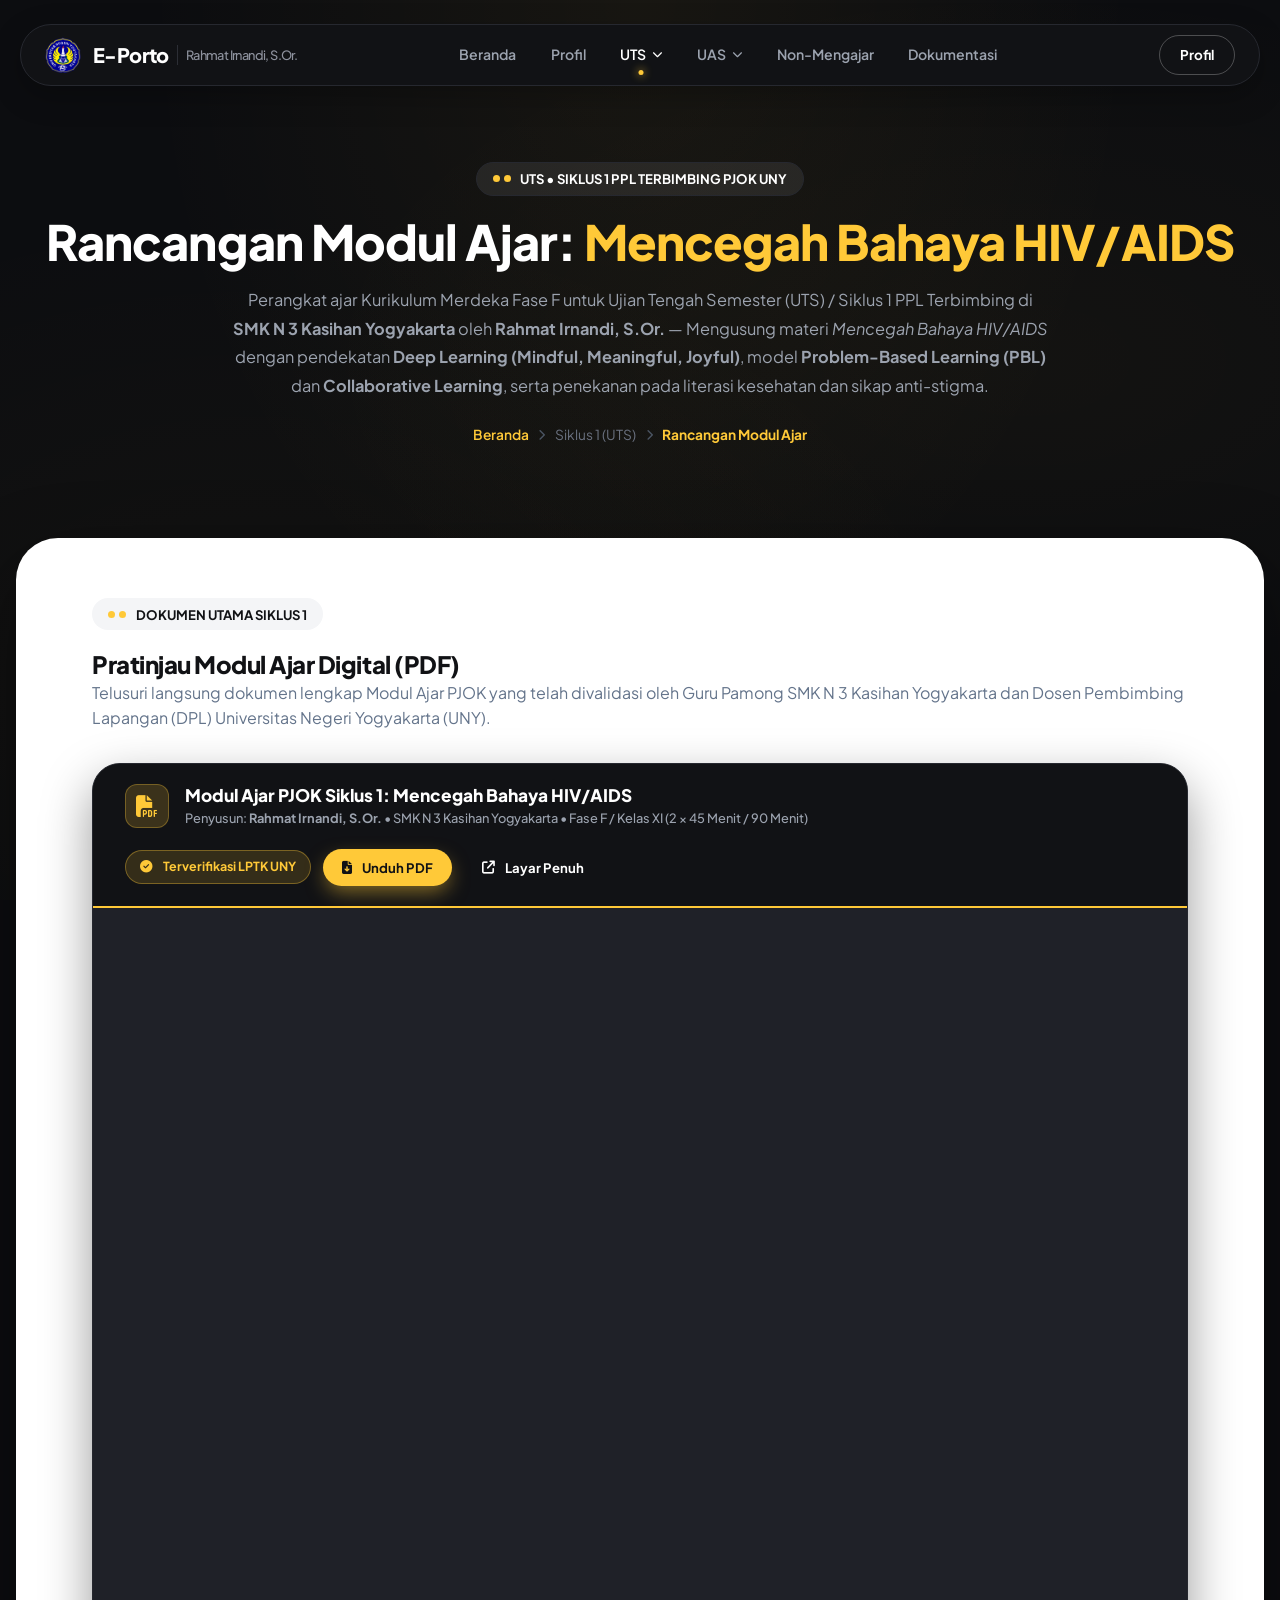
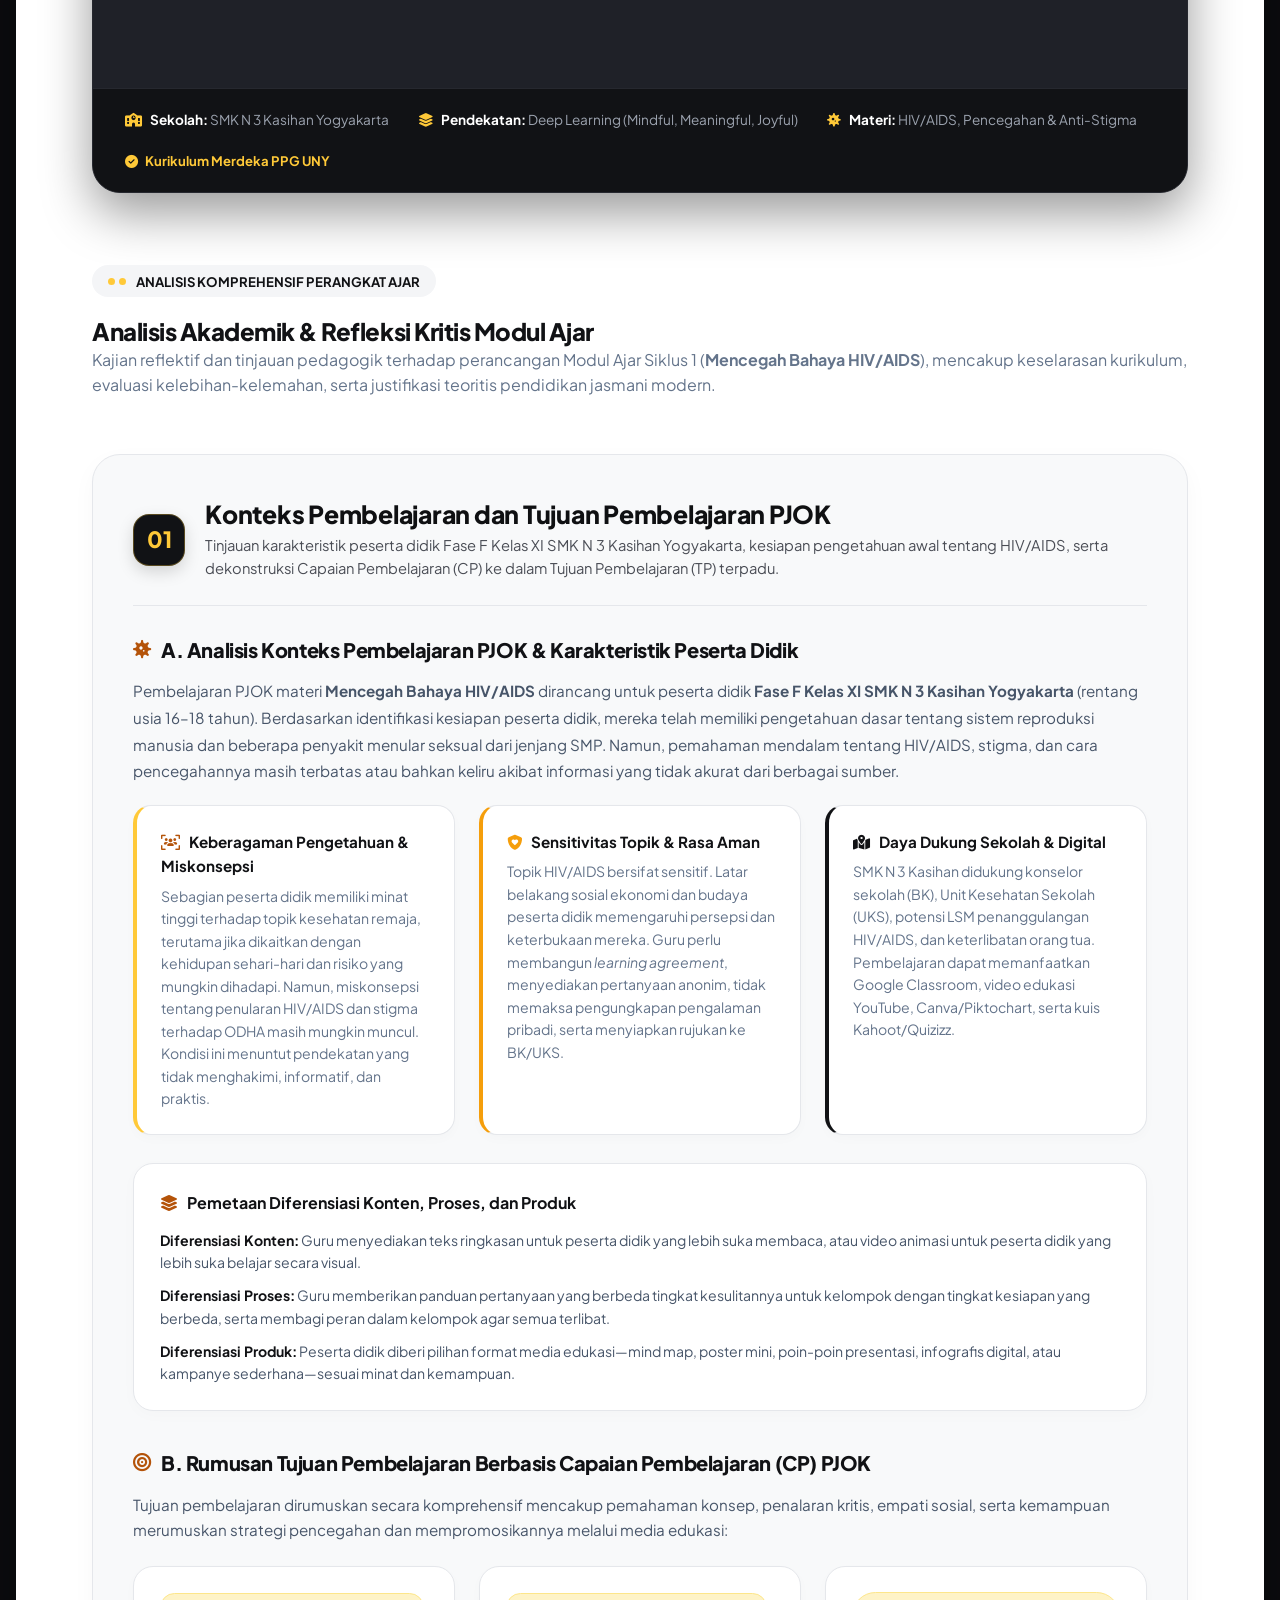
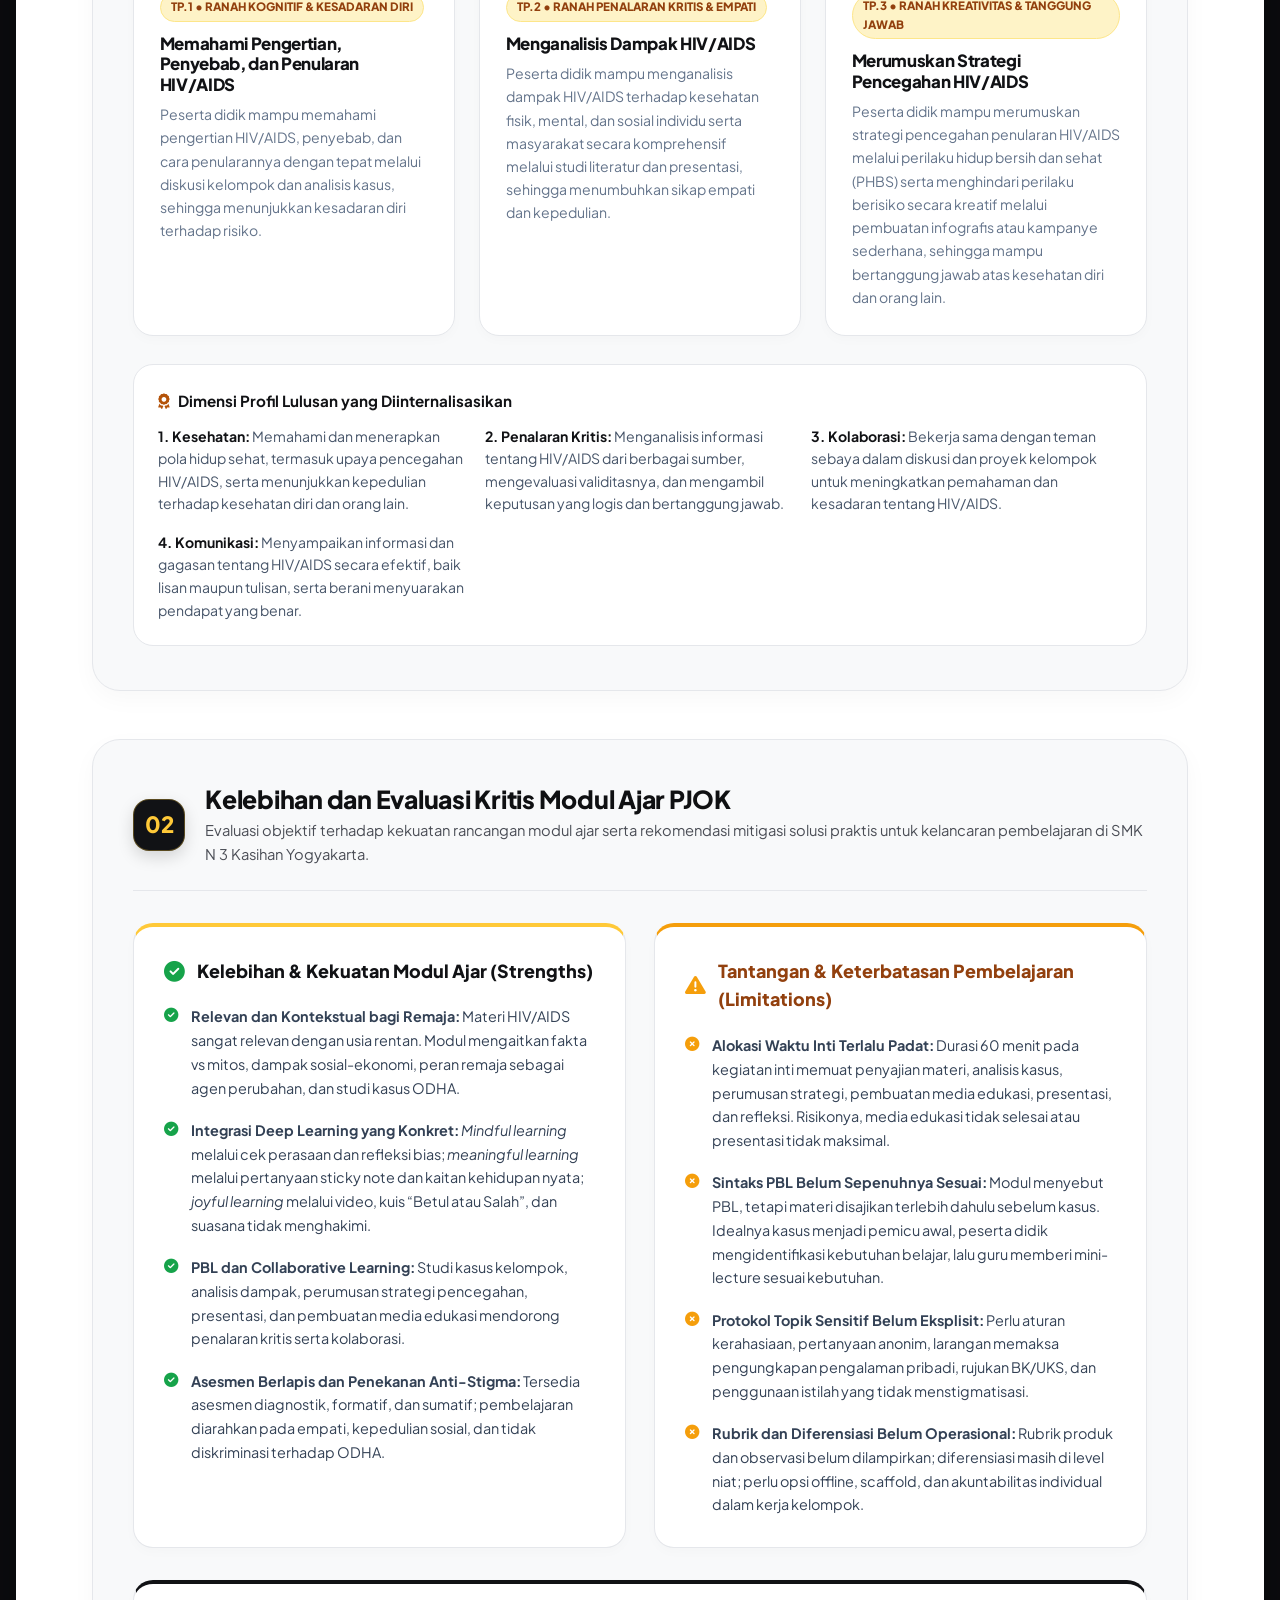
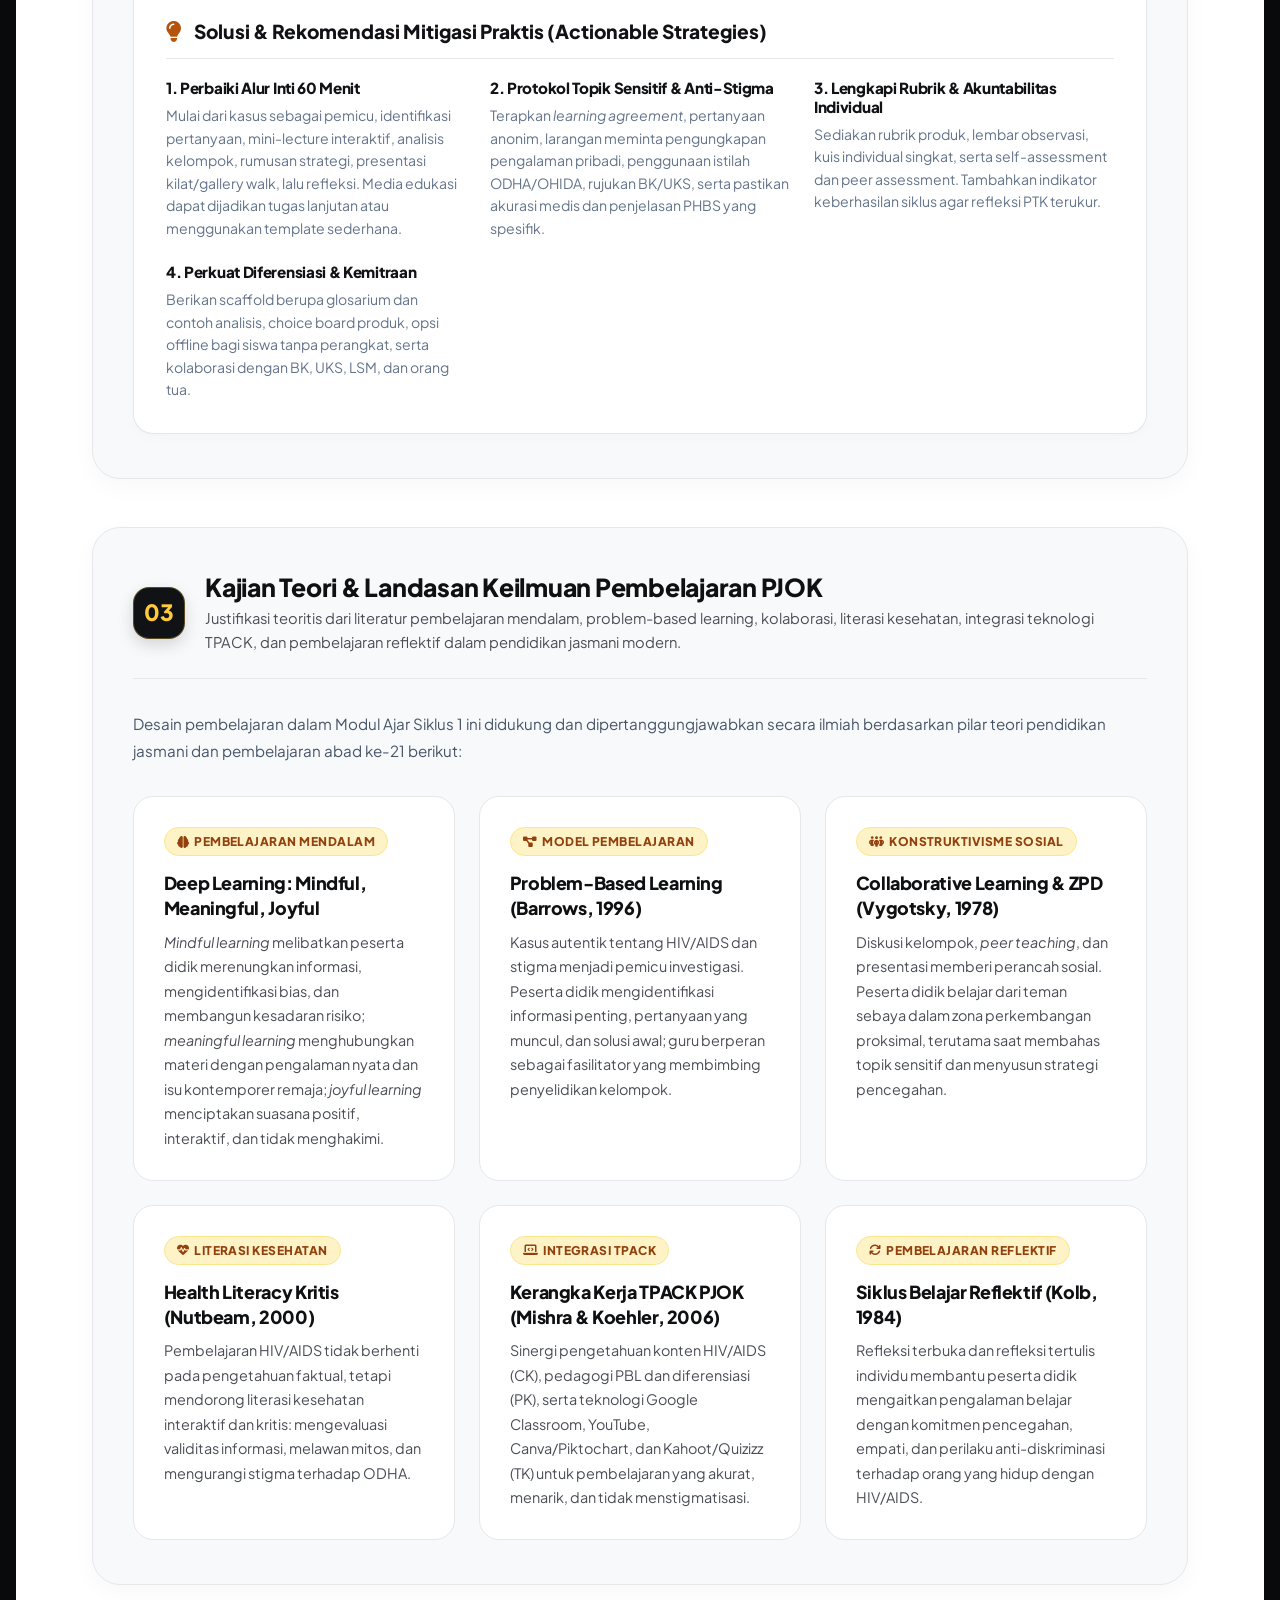
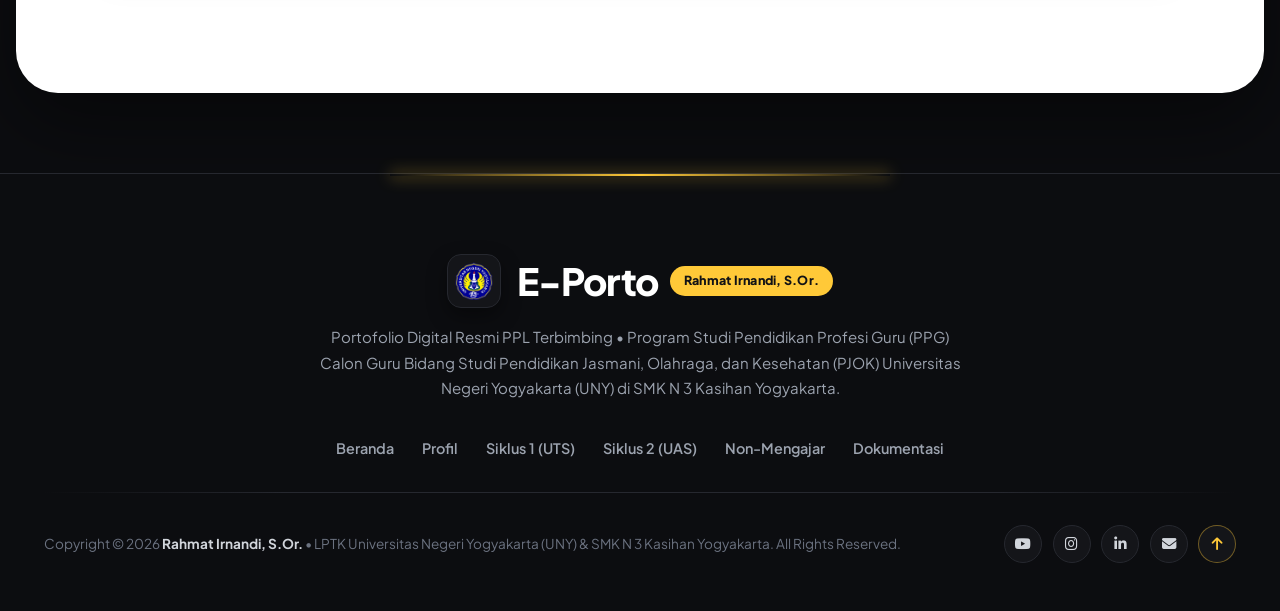
<file: UTS/rancangan.html>
<!doctype html>
<html lang="id">
  <head>
    <meta charset="UTF-8" />
    <meta name="viewport" content="width=device-width, initial-scale=1.0" />
    <title>UTS - Rancangan Modul Ajar PJOK (Siklus 1: Mencegah Bahaya HIV/AIDS) | Rahmat Irnandi, S.Or. - PPG PJOK UNY</title>

    <link rel="icon" type="image/png" href="../logo.png" />
    <link rel="preconnect" href="https://fonts.googleapis.com" />
    <link rel="preconnect" href="https://fonts.gstatic.com" crossorigin />
    <link href="https://fonts.googleapis.com/css2?family=Plus+Jakarta+Sans:wght@300;400;500;600;700;800&display=swap" rel="stylesheet" />
    <link rel="stylesheet" href="https://cdnjs.cloudflare.com/ajax/libs/font-awesome/6.5.1/css/all.min.css" />
    <link rel="stylesheet" href="../css/style.css" />

    <style>
      .standalone-navbar-wrap {
        padding: 1.5rem 0 0.5rem 0;
        position: relative;
        z-index: 1000;
      }
      .navbar-capsule {
        overflow: visible !important;
      }
      .nav-item-dropdown {
        position: relative;
      }
      .nav-item-dropdown::after {
        content: "";
        position: absolute;
        top: 100%;
        left: 0;
        right: 0;
        height: 18px;
      }

      /* Modular Pure White Island for Modul Ajar (<main>) */
      .ut-page-island {
        max-width: 1280px;
        margin: 2.5rem auto 5rem auto;
        padding: 3.75rem 3.25rem;
        background: #ffffff;
        border-radius: 42px;
        box-shadow: 0 30px 80px rgba(0, 0, 0, 0.45);
        position: relative;
        overflow: visible !important;
      }

      /* Subpage Hero Header */
      .ut-hero-header {
        padding: 2.75rem 0 3.25rem 0;
        text-align: center;
        position: relative;
      }
      .ut-hero-title {
        font-size: clamp(2.2rem, 3.8vw, 3.2rem);
        font-weight: 800;
        color: #ffffff;
        margin-bottom: 0.85rem;
        letter-spacing: -0.02em;
        line-height: 1.25;
      }
      .ut-hero-desc {
        max-width: 820px;
        margin: 0 auto 1.5rem auto;
        color: #9ca3af;
        font-size: 1.02rem;
        line-height: 1.75;
      }

      /* PDF Viewer Custom Toolbar & Card */
      .pdf-viewer-card {
        background: #16171b;
        border: 1px solid var(--color-border-dark);
        border-radius: 28px;
        overflow: hidden;
        box-shadow: 0 20px 50px rgba(0, 0, 0, 0.4);
        margin-bottom: 4rem;
      }
      .pdf-viewer-toolbar {
        background: #111215;
        padding: 1.25rem 2rem;
        display: flex;
        align-items: center;
        justify-content: space-between;
        gap: 1.25rem;
        flex-wrap: wrap;
        border-bottom: 2px solid var(--color-yellow);
      }
      .pdf-toolbar-info {
        display: flex;
        align-items: center;
        gap: 1rem;
        color: #ffffff;
      }
      .pdf-toolbar-icon {
        width: 44px;
        height: 44px;
        border-radius: 12px;
        background: rgba(255, 201, 56, 0.18);
        color: var(--color-yellow);
        display: flex;
        align-items: center;
        justify-content: center;
        font-size: 1.35rem;
        flex-shrink: 0;
        border: 1px solid rgba(255, 201, 56, 0.3);
      }
      .pdf-toolbar-title {
        font-size: 1.08rem;
        font-weight: 800;
        color: #ffffff;
        line-height: 1.3;
      }
      .pdf-toolbar-sub {
        font-size: 0.8rem;
        color: #9ca3af;
        font-weight: 500;
        margin-top: 2px;
      }
      .pdf-frame-wrapper {
        position: relative;
        width: 100%;
        height: 780px;
        background: #1f2128;
      }
      .pdf-frame-wrapper iframe {
        width: 100%;
        height: 100%;
        border: none;
        display: block;
      }

      /* Analysis Module Cards (Bento Style in Pure White Island) */
      .analysis-module-card {
        background: #f8f9fa;
        border: 1px solid #e5e7eb;
        border-radius: 28px;
        padding: 2.75rem 2.5rem;
        margin-bottom: 3rem;
        box-shadow: 0 8px 24px rgba(0, 0, 0, 0.03);
        transition: all 0.3s cubic-bezier(0.16, 1, 0.3, 1);
      }
      .analysis-module-card:hover {
        border-color: #d1d5db;
        box-shadow: 0 16px 36px rgba(0, 0, 0, 0.06);
      }
      .analysis-module-header {
        display: flex;
        align-items: center;
        gap: 1.25rem;
        margin-bottom: 2rem;
        padding-bottom: 1.5rem;
        border-bottom: 1px solid #e5e7eb;
      }
      .analysis-module-num {
        width: 52px;
        height: 52px;
        border-radius: 16px;
        background: #111215;
        color: var(--color-yellow);
        border: 1px solid rgba(255, 201, 56, 0.3);
        display: flex;
        align-items: center;
        justify-content: center;
        font-size: 1.4rem;
        font-weight: 800;
        flex-shrink: 0;
        box-shadow: 0 6px 16px rgba(0, 0, 0, 0.15);
      }
      .analysis-module-title {
        font-size: 1.55rem;
        font-weight: 800;
        color: #111215;
        margin-bottom: 0.3rem;
        letter-spacing: -0.01em;
      }
      .analysis-module-desc {
        font-size: 0.92rem;
        color: #64748b;
        line-height: 1.6;
      }

      /* Bento Items & Pro/Con Boxes */
      .analysis-grid-2col {
        display: grid;
        grid-template-columns: 1fr 1fr;
        gap: 1.75rem;
        margin-bottom: 2rem;
      }
      .analysis-box-item {
        background: #ffffff;
        border: 1px solid #e5e7eb;
        border-radius: 20px;
        padding: 1.85rem;
        box-shadow: 0 4px 12px rgba(0, 0, 0, 0.02);
      }
      .analysis-box-item.pro {
        border-top: 4px solid var(--color-yellow);
      }
      .analysis-box-item.con {
        border-top: 4px solid #f59e0b;
      }
      .analysis-box-item.solution {
        border-top: 4px solid #111215;
        background: #ffffff;
        border-radius: 20px;
        padding: 2rem;
      }
      .analysis-box-title {
        font-size: 1.12rem;
        font-weight: 800;
        margin-bottom: 1.25rem;
        display: flex;
        align-items: center;
        gap: 0.75rem;
      }
      .analysis-list {
        list-style: none;
        padding: 0;
        margin: 0;
        display: flex;
        flex-direction: column;
        gap: 1.15rem;
      }
      .analysis-list li {
        display: flex;
        align-items: flex-start;
        gap: 0.85rem;
        font-size: 0.9rem;
        line-height: 1.65;
        color: #334155;
      }
      .analysis-list li i {
        margin-top: 3px;
        flex-shrink: 0;
      }

      /* Theory Grid */
      .theory-grid {
        display: grid;
        grid-template-columns: repeat(auto-fit, minmax(320px, 1fr));
        gap: 1.5rem;
      }
      .theory-card {
        background: #ffffff;
        border: 1px solid #e5e7eb;
        border-radius: 20px;
        padding: 1.85rem;
        transition: all 0.3s ease;
      }
      .theory-card:hover {
        transform: translateY(-3px);
        border-color: var(--color-yellow);
        box-shadow: 0 12px 28px rgba(0, 0, 0, 0.06);
      }
      .theory-badge {
        display: inline-flex;
        align-items: center;
        background: #fef3c7;
        color: #92400e;
        font-size: 0.75rem;
        font-weight: 800;
        text-transform: uppercase;
        letter-spacing: 0.04em;
        padding: 4px 12px;
        border-radius: var(--radius-pill);
        border: 1px solid #fde68a;
        margin-bottom: 0.85rem;
      }
      .theory-title {
        font-size: 1.12rem;
        font-weight: 800;
        color: #111215;
        margin-bottom: 0.6rem;
        line-height: 1.4;
      }
      .theory-desc {
        font-size: 0.9rem;
        color: #64748b;
        line-height: 1.7;
        margin: 0;
      }

      @media (max-width: 860px) {
        .ut-page-island {
          margin: 1.5rem 12px 3rem 12px;
          padding: 2rem 1.25rem;
          border-radius: 28px;
        }
        .analysis-grid-2col {
          grid-template-columns: 1fr;
        }
        .analysis-module-card {
          padding: 1.75rem 1.25rem;
          border-radius: 22px;
        }
        .pdf-frame-wrapper {
          height: 520px;
        }
      }
    </style>
  </head>
  <body>
    <!-- =================================================================
       1. STANDALONE CAPSULE NAVBAR (Matching index.html Exactly)
       ================================================================= -->
    <header class="navbar container standalone-navbar-wrap">
      <div class="navbar-capsule">
        <a href="../index.html" class="brand-nexis">
          <img src="../logo.png" alt="Logo UNY" class="brand-logo-img" onerror="this.src = '../logo navbar.png'" />
          <span class="brand-nexis-text">
            E-Porto
            <span class="brand-nexis-sub">Rahmat Irnandi, S.Or.</span>
          </span>
        </a>

        <nav>
          <ul class="nav-links">
            <li><a href="../index.html" class="nav-link">Beranda</a></li>
            <li><a href="../profil.html" class="nav-link">Profil</a></li>

            <!-- UTS Dropdown (Active) -->
            <li class="nav-item-dropdown">
              <a href="javascript:void(0)" class="nav-link dropdown-toggle active" role="button"> UTS <i class="fa-solid fa-chevron-down chevron-icon"></i> </a>
              <ul class="dropdown-menu">
                <li>
                  <a href="rancangan.html" class="dropdown-item active"><i class="fa-solid fa-book-bookmark"></i> Rancangan Modul</a>
                </li>
                <li>
                  <a href="materi.html" class="dropdown-item"><i class="fa-solid fa-book-open"></i> Materi Ajar</a>
                </li>
                <li>
                  <a href="media.html" class="dropdown-item"><i class="fa-solid fa-photo-film"></i> Media TPACK</a>
                </li>
                <li>
                  <a href="instrumen.html" class="dropdown-item"><i class="fa-solid fa-clipboard-check"></i> Instrumen Asesmen</a>
                </li>
                <li>
                  <a href="video.html" class="dropdown-item"><i class="fa-solid fa-circle-play"></i> Video Praktik</a>
                </li>
              </ul>
            </li>

            <!-- UAS Dropdown -->
            <li class="nav-item-dropdown">
              <a href="javascript:void(0)" class="nav-link dropdown-toggle" role="button"> UAS <i class="fa-solid fa-chevron-down chevron-icon"></i> </a>
              <ul class="dropdown-menu">
                <li>
                  <a href="../UAS/rancangan.html" class="dropdown-item"><i class="fa-solid fa-book-bookmark"></i> Rancangan Modul</a>
                </li>
                <li>
                  <a href="../UAS/materi.html" class="dropdown-item"><i class="fa-solid fa-book-open"></i> Materi Ajar</a>
                </li>
                <li>
                  <a href="../UAS/media.html" class="dropdown-item"><i class="fa-solid fa-photo-film"></i> Media TPACK</a>
                </li>
                <li>
                  <a href="../UAS/instrumen.html" class="dropdown-item"><i class="fa-solid fa-clipboard-check"></i> Instrumen Asesmen</a>
                </li>
                <li>
                  <a href="../UAS/video.html" class="dropdown-item"><i class="fa-solid fa-circle-play"></i> Video Praktik</a>
                </li>
              </ul>
            </li>

            <li><a href="../non-mengajar.html" class="nav-link">Non-Mengajar</a></li>
            <li><a href="../dokumentasi.html" class="nav-link">Dokumentasi</a></li>
          </ul>
        </nav>

        <div class="nav-actions">
          <a href="../profil.html" class="btn-nav-quote"> Profil </a>
          <button class="mobile-toggle" aria-label="Toggle Navigation">
            <i class="fa-solid fa-bars"></i>
          </button>
        </div>
      </div>
    </header>

    <!-- =================================================================
       2. SUBPAGE HERO HEADER (High-Contrast Centered Layout)
       ================================================================= -->
    <section class="ut-hero-header reveal-init">
      <div class="container">
        <div class="badge-pill-group light" style="display: inline-flex; margin-bottom: 1rem">
          <span class="twin-dot-icon"> <span></span><span></span> </span>
          <span>UTS • SIKLUS 1 PPL TERBIMBING PJOK UNY</span>
        </div>

        <h1 class="ut-hero-title">Rancangan Modul Ajar: <span class="yellow-highlight">Mencegah Bahaya HIV/AIDS</span></h1>
        <p class="ut-hero-desc">
          Perangkat ajar Kurikulum Merdeka Fase F untuk Ujian Tengah Semester (UTS) / Siklus 1 PPL Terbimbing di <strong>SMK N 3 Kasihan Yogyakarta</strong> oleh <strong>Rahmat Irnandi, S.Or.</strong> — Mengusung materi
          <em>Mencegah Bahaya HIV/AIDS</em> dengan pendekatan <strong>Deep Learning (Mindful, Meaningful, Joyful)</strong>, model <strong>Problem-Based Learning (PBL)</strong> dan <strong>Collaborative Learning</strong>, serta penekanan
          pada literasi kesehatan dan sikap anti-stigma.
        </p>

        <div class="subpage-breadcrumb" style="justify-content: center">
          <a href="../index.html">Beranda</a>
          <i class="fa-solid fa-chevron-right"></i>
          <span>Siklus 1 (UTS)</span>
          <i class="fa-solid fa-chevron-right"></i>
          <span style="color: var(--color-yellow); font-weight: 700">Rancangan Modul Ajar</span>
        </div>
      </div>
    </section>

    <!-- =================================================================
       3. MAIN CONTENT (Modular Pure White Island — Nexis Theme)
       ================================================================= -->
    <main class="island-white ut-page-island reveal-init">
      <div class="container nm-island-inner">
        <!-- =============================================================
           A. INTERACTIVE PDF VIEWER SECTION
           ============================================================= -->
        <section style="margin-bottom: 4.5rem">
          <div class="section-agency-head" style="margin-bottom: 2rem">
            <div class="badge-pill-group">
              <span class="twin-dot-icon"> <span></span><span></span> </span>
              <span>DOKUMEN UTAMA SIKLUS 1</span>
            </div>
            <h2 class="section-agency-title" style="color: #111215">Pratinjau Modul Ajar Digital (PDF)</h2>
            <p class="section-agency-subtitle" style="color: #64748b">
              Telusuri langsung dokumen lengkap Modul Ajar PJOK yang telah divalidasi oleh Guru Pamong SMK N 3 Kasihan Yogyakarta dan Dosen Pembimbing Lapangan (DPL) Universitas Negeri Yogyakarta (UNY).
            </p>
          </div>

          <!-- PDF Viewer Container Card -->
          <div class="pdf-viewer-card">
            <!-- Toolbar -->
            <div class="pdf-viewer-toolbar">
              <div class="pdf-toolbar-info">
                <div class="pdf-toolbar-icon">
                  <i class="fa-solid fa-file-pdf"></i>
                </div>
                <div>
                  <div class="pdf-toolbar-title">Modul Ajar PJOK Siklus 1: Mencegah Bahaya HIV/AIDS</div>
                  <div class="pdf-toolbar-sub">Penyusun: <strong>Rahmat Irnandi, S.Or.</strong> • SMK N 3 Kasihan Yogyakarta • Fase F / Kelas XI (2 × 45 Menit / 90 Menit)</div>
                </div>
              </div>

              <div class="pdf-toolbar-actions">
                <span class="tag-pill" style="background: rgba(255, 201, 56, 0.15); color: var(--color-yellow); font-weight: 700; border: 1px solid rgba(255, 201, 56, 0.35); padding: 6px 14px; font-size: 0.78rem">
                  <i class="fa-solid fa-circle-check" style="margin-right: 5px"></i> Terverifikasi LPTK UNY
                </span>
                <a href="../Dokumen/Rancangan Siklus 1.pdf" download="Modul_Ajar_PJOK_Siklus1_Mencegah_Bahaya_HIV_AIDS_RahmatIrnandi.pdf" class="btn btn-yellow btn-sm"> <i class="fa-solid fa-file-arrow-down"></i> Unduh PDF </a>
                <a href="../Dokumen/Rancangan Siklus 1.pdf" target="_blank" rel="noopener noreferrer" class="btn btn-outline-light btn-sm" style="border-color: rgba(255, 255, 255, 0.35); color: #ffffff">
                  <i class="fa-solid fa-arrow-up-right-from-square"></i> Layar Penuh
                </a>
              </div>
            </div>

            <!-- Embedded Frame -->
            <div class="pdf-frame-wrapper">
              <iframe src="../Dokumen/Rancangan Siklus 1.pdf#toolbar=1&navpanes=0&scrollbar=1" title="Modul Ajar Siklus 1: Mencegah Bahaya HIV/AIDS - Rahmat Irnandi, S.Or." loading="lazy">
                <p style="padding: 2rem; color: #ffffff; text-align: center">
                  Peramban Anda tidak mendukung pratinjau PDF langsung. Silakan
                  <a href="../Dokumen/Rancangan Siklus 1.pdf" target="_blank" style="color: var(--color-yellow); font-weight: bold; text-decoration: underline"> Klik di sini untuk mengunduh atau membuka Modul Ajar Siklus 1 (.PDF) </a>.
                </p>
              </iframe>
            </div>

            <!-- Footer Metadata Bar -->
            <div style="background: #111215; padding: 1.25rem 2rem; border-top: 1px solid var(--color-border-dark); display: flex; align-items: center; justify-content: space-between; flex-wrap: wrap; gap: 1rem">
              <div style="display: flex; align-items: center; gap: 1.8rem; flex-wrap: wrap">
                <div style="font-size: 0.85rem; color: #9ca3af">
                  <i class="fa-solid fa-school" style="color: var(--color-yellow); margin-right: 6px"></i>
                  <strong style="color: #ffffff">Sekolah:</strong> SMK N 3 Kasihan Yogyakarta
                </div>
                <div style="font-size: 0.85rem; color: #9ca3af">
                  <i class="fa-solid fa-layer-group" style="color: var(--color-yellow); margin-right: 6px"></i>
                  <strong style="color: #ffffff">Pendekatan:</strong> Deep Learning (Mindful, Meaningful, Joyful)
                </div>
                <div style="font-size: 0.85rem; color: #9ca3af">
                  <i class="fa-solid fa-virus" style="color: var(--color-yellow); margin-right: 6px"></i>
                  <strong style="color: #ffffff">Materi:</strong> HIV/AIDS, Pencegahan & Anti-Stigma
                </div>
              </div>
              <div>
                <span style="font-size: 0.82rem; color: var(--color-yellow); font-weight: 700"> <i class="fa-solid fa-circle-check" style="margin-right: 5px"></i> Kurikulum Merdeka PPG UNY </span>
              </div>
            </div>
          </div>
        </section>

        <!-- =============================================================
           B. COMPREHENSIVE ANALYSIS OF THE TEACHING MODULE
           ============================================================= -->
        <section>
          <div class="section-agency-head" style="margin-bottom: 3.5rem">
            <div class="badge-pill-group">
              <span class="twin-dot-icon"> <span></span><span></span> </span>
              <span>ANALISIS KOMPREHENSIF PERANGKAT AJAR</span>
            </div>
            <h2 class="section-agency-title" style="color: #111215">Analisis Akademik & Refleksi Kritis Modul Ajar</h2>
            <p class="section-agency-subtitle" style="color: #64748b">
              Kajian reflektif dan tinjauan pedagogik terhadap perancangan Modul Ajar Siklus 1 (<strong>Mencegah Bahaya HIV/AIDS</strong>), mencakup keselarasan kurikulum, evaluasi kelebihan-kelemahan, serta justifikasi teoritis pendidikan
              jasmani modern.
            </p>
          </div>

          <!-- =========================================================
             1. KONTEKS DAN TUJUAN
             ========================================================= -->
          <article class="analysis-module-card">
            <div class="analysis-module-header">
              <div class="analysis-module-num">01</div>
              <div>
                <h3 class="analysis-module-title">Konteks Pembelajaran dan Tujuan Pembelajaran PJOK</h3>
                <p class="analysis-module-desc">
                  Tinjauan karakteristik peserta didik Fase F Kelas XI SMK N 3 Kasihan Yogyakarta, kesiapan pengetahuan awal tentang HIV/AIDS, serta dekonstruksi Capaian Pembelajaran (CP) ke dalam Tujuan Pembelajaran (TP) terpadu.
                </p>
              </div>
            </div>

            <div class="analysis-content-body">
              <!-- Konteks Pembelajaran & Siswa -->
              <div style="margin-bottom: 2.5rem">
                <h4 style="font-size: 1.25rem; font-weight: 800; color: #111215; margin-bottom: 1rem; display: flex; align-items: center; gap: 0.65rem">
                  <i class="fa-solid fa-virus" style="color: #b45309; font-size: 1.15rem"></i>
                  A. Analisis Konteks Pembelajaran PJOK & Karakteristik Peserta Didik
                </h4>
                <p style="font-size: 0.95rem; color: #475569; line-height: 1.75; margin-bottom: 1.25rem">
                  Pembelajaran PJOK materi <strong>Mencegah Bahaya HIV/AIDS</strong> dirancang untuk peserta didik <strong>Fase F Kelas XI SMK N 3 Kasihan Yogyakarta</strong> (rentang usia 16–18 tahun). Berdasarkan identifikasi kesiapan
                  peserta didik, mereka telah memiliki pengetahuan dasar tentang sistem reproduksi manusia dan beberapa penyakit menular seksual dari jenjang SMP. Namun, pemahaman mendalam tentang HIV/AIDS, stigma, dan cara pencegahannya
                  masih terbatas atau bahkan keliru akibat informasi yang tidak akurat dari berbagai sumber.
                </p>

                <div style="display: grid; grid-template-columns: repeat(auto-fit, minmax(310px, 1fr)); gap: 1.5rem; margin-bottom: 1.75rem">
                  <div style="background: #ffffff; border: 1px solid #e5e7eb; border-radius: 18px; padding: 1.5rem; border-left: 4px solid var(--color-yellow); box-shadow: 0 4px 12px rgba(0, 0, 0, 0.02)">
                    <strong style="display: block; color: #111215; font-size: 0.95rem; margin-bottom: 0.4rem">
                      <i class="fa-solid fa-users-viewfinder" style="margin-right: 6px; color: #b45309"></i> Keberagaman Pengetahuan & Miskonsepsi
                    </strong>
                    <p style="font-size: 0.88rem; color: #64748b; line-height: 1.6; margin: 0">
                      Sebagian peserta didik memiliki minat tinggi terhadap topik kesehatan remaja, terutama jika dikaitkan dengan kehidupan sehari-hari dan risiko yang mungkin dihadapi. Namun, miskonsepsi tentang penularan HIV/AIDS dan
                      stigma terhadap ODHA masih mungkin muncul. Kondisi ini menuntut pendekatan yang tidak menghakimi, informatif, dan praktis.
                    </p>
                  </div>

                  <div style="background: #ffffff; border: 1px solid #e5e7eb; border-radius: 18px; padding: 1.5rem; border-left: 4px solid #f59e0b; box-shadow: 0 4px 12px rgba(0, 0, 0, 0.02)">
                    <strong style="display: block; color: #111215; font-size: 0.95rem; margin-bottom: 0.4rem"> <i class="fa-solid fa-shield-heart" style="margin-right: 6px; color: #f59e0b"></i> Sensitivitas Topik & Rasa Aman </strong>
                    <p style="font-size: 0.88rem; color: #64748b; line-height: 1.6; margin: 0">
                      Topik HIV/AIDS bersifat sensitif. Latar belakang sosial ekonomi dan budaya peserta didik memengaruhi persepsi dan keterbukaan mereka. Guru perlu membangun <em>learning agreement</em>, menyediakan pertanyaan anonim,
                      tidak memaksa pengungkapan pengalaman pribadi, serta menyiapkan rujukan ke BK/UKS.
                    </p>
                  </div>

                  <div style="background: #ffffff; border: 1px solid #e5e7eb; border-radius: 18px; padding: 1.5rem; border-left: 4px solid #111215; box-shadow: 0 4px 12px rgba(0, 0, 0, 0.02)">
                    <strong style="display: block; color: #111215; font-size: 0.95rem; margin-bottom: 0.4rem"> <i class="fa-solid fa-map-location-dot" style="margin-right: 6px; color: #111215"></i> Daya Dukung Sekolah & Digital </strong>
                    <p style="font-size: 0.88rem; color: #64748b; line-height: 1.6; margin: 0">
                      SMK N 3 Kasihan didukung konselor sekolah (BK), Unit Kesehatan Sekolah (UKS), potensi LSM penanggulangan HIV/AIDS, dan keterlibatan orang tua. Pembelajaran dapat memanfaatkan Google Classroom, video edukasi YouTube,
                      Canva/Piktochart, serta kuis Kahoot/Quizizz.
                    </p>
                  </div>
                </div>

                <!-- Pemetaan Diferensiasi -->
                <div style="background: #ffffff; border: 1px solid #e5e7eb; border-radius: 20px; padding: 1.6rem; box-shadow: 0 4px 16px rgba(0, 0, 0, 0.02)">
                  <strong style="display: block; color: #111215; font-size: 1rem; margin-bottom: 0.85rem">
                    <i class="fa-solid fa-layer-group" style="margin-right: 6px; color: #b45309"></i> Pemetaan Diferensiasi Konten, Proses, dan Produk
                  </strong>
                  <ul style="list-style: none; padding: 0; margin: 0; display: grid; gap: 0.65rem">
                    <li style="font-size: 0.88rem; color: #475569; line-height: 1.6">
                      <strong style="color: #111215">Diferensiasi Konten:</strong> Guru menyediakan teks ringkasan untuk peserta didik yang lebih suka membaca, atau video animasi untuk peserta didik yang lebih suka belajar secara visual.
                    </li>
                    <li style="font-size: 0.88rem; color: #475569; line-height: 1.6">
                      <strong style="color: #111215">Diferensiasi Proses:</strong> Guru memberikan panduan pertanyaan yang berbeda tingkat kesulitannya untuk kelompok dengan tingkat kesiapan yang berbeda, serta membagi peran dalam kelompok
                      agar semua terlibat.
                    </li>
                    <li style="font-size: 0.88rem; color: #475569; line-height: 1.6">
                      <strong style="color: #111215">Diferensiasi Produk:</strong> Peserta didik diberi pilihan format media edukasi—mind map, poster mini, poin-poin presentasi, infografis digital, atau kampanye sederhana—sesuai minat dan
                      kemampuan.
                    </li>
                  </ul>
                </div>
              </div>

              <!-- Dekonstruksi Tujuan Pembelajaran -->
              <div>
                <h4 style="font-size: 1.25rem; font-weight: 800; color: #111215; margin-bottom: 1rem; display: flex; align-items: center; gap: 0.65rem">
                  <i class="fa-solid fa-bullseye" style="color: #b45309; font-size: 1.15rem"></i>
                  B. Rumusan Tujuan Pembelajaran Berbasis Capaian Pembelajaran (CP) PJOK
                </h4>
                <p style="font-size: 0.95rem; color: #475569; line-height: 1.7; margin-bottom: 1.4rem">
                  Tujuan pembelajaran dirumuskan secara komprehensif mencakup pemahaman konsep, penalaran kritis, empati sosial, serta kemampuan merumuskan strategi pencegahan dan mempromosikannya melalui media edukasi:
                </p>

                <div style="display: grid; grid-template-columns: repeat(auto-fit, minmax(280px, 1fr)); gap: 1.5rem">
                  <!-- TP 1 -->
                  <div style="background: #ffffff; border: 1px solid #e5e7eb; border-radius: 20px; padding: 1.6rem; box-shadow: 0 4px 12px rgba(0, 0, 0, 0.02)">
                    <div style="display: inline-block; background: #fef3c7; color: #92400e; font-size: 0.72rem; font-weight: 800; padding: 4px 10px; border-radius: var(--radius-pill); margin-bottom: 0.75rem; border: 1px solid #fde68a">
                      TP.1 • RANAH KOGNITIF & KESADARAN DIRI
                    </div>
                    <h5 style="font-size: 1.05rem; font-weight: 800; color: #111215; margin-bottom: 0.5rem">Memahami Pengertian, Penyebab, dan Penularan HIV/AIDS</h5>
                    <p style="font-size: 0.88rem; color: #64748b; line-height: 1.65; margin: 0">
                      Peserta didik mampu memahami pengertian HIV/AIDS, penyebab, dan cara penularannya dengan tepat melalui diskusi kelompok dan analisis kasus, sehingga menunjukkan kesadaran diri terhadap risiko.
                    </p>
                  </div>

                  <!-- TP 2 -->
                  <div style="background: #ffffff; border: 1px solid #e5e7eb; border-radius: 20px; padding: 1.6rem; box-shadow: 0 4px 12px rgba(0, 0, 0, 0.02)">
                    <div style="display: inline-block; background: #fef3c7; color: #92400e; font-size: 0.72rem; font-weight: 800; padding: 4px 10px; border-radius: var(--radius-pill); margin-bottom: 0.75rem; border: 1px solid #fde68a">
                      TP.2 • RANAH PENALARAN KRITIS & EMPATI
                    </div>
                    <h5 style="font-size: 1.05rem; font-weight: 800; color: #111215; margin-bottom: 0.5rem">Menganalisis Dampak HIV/AIDS</h5>
                    <p style="font-size: 0.88rem; color: #64748b; line-height: 1.65; margin: 0">
                      Peserta didik mampu menganalisis dampak HIV/AIDS terhadap kesehatan fisik, mental, dan sosial individu serta masyarakat secara komprehensif melalui studi literatur dan presentasi, sehingga menumbuhkan sikap empati dan
                      kepedulian.
                    </p>
                  </div>

                  <!-- TP 3 -->
                  <div style="background: #ffffff; border: 1px solid #e5e7eb; border-radius: 20px; padding: 1.6rem; box-shadow: 0 4px 12px rgba(0, 0, 0, 0.02)">
                    <div style="display: inline-block; background: #fef3c7; color: #92400e; font-size: 0.72rem; font-weight: 800; padding: 4px 10px; border-radius: var(--radius-pill); margin-bottom: 0.75rem; border: 1px solid #fde68a">
                      TP.3 • RANAH KREATIVITAS & TANGGUNG JAWAB
                    </div>
                    <h5 style="font-size: 1.05rem; font-weight: 800; color: #111215; margin-bottom: 0.5rem">Merumuskan Strategi Pencegahan HIV/AIDS</h5>
                    <p style="font-size: 0.88rem; color: #64748b; line-height: 1.65; margin: 0">
                      Peserta didik mampu merumuskan strategi pencegahan penularan HIV/AIDS melalui perilaku hidup bersih dan sehat (PHBS) serta menghindari perilaku berisiko secara kreatif melalui pembuatan infografis atau kampanye
                      sederhana, sehingga mampu bertanggung jawab atas kesehatan diri dan orang lain.
                    </p>
                  </div>
                </div>

                <!-- Dimensi Profil Lulusan -->
                <div style="margin-top: 1.75rem; background: #ffffff; border: 1px solid #e5e7eb; border-radius: 20px; padding: 1.5rem">
                  <strong style="display: block; color: #111215; font-size: 0.95rem; margin-bottom: 0.75rem">
                    <i class="fa-solid fa-award" style="margin-right: 6px; color: #b45309"></i> Dimensi Profil Lulusan yang Diinternalisasikan
                  </strong>
                  <div style="display: grid; grid-template-columns: repeat(auto-fit, minmax(260px, 1fr)); gap: 1rem">
                    <div style="font-size: 0.88rem; color: #475569; line-height: 1.6">
                      <strong style="color: #111215">1. Kesehatan:</strong> Memahami dan menerapkan pola hidup sehat, termasuk upaya pencegahan HIV/AIDS, serta menunjukkan kepedulian terhadap kesehatan diri dan orang lain.
                    </div>
                    <div style="font-size: 0.88rem; color: #475569; line-height: 1.6">
                      <strong style="color: #111215">2. Penalaran Kritis:</strong> Menganalisis informasi tentang HIV/AIDS dari berbagai sumber, mengevaluasi validitasnya, dan mengambil keputusan yang logis dan bertanggung jawab.
                    </div>
                    <div style="font-size: 0.88rem; color: #475569; line-height: 1.6">
                      <strong style="color: #111215">3. Kolaborasi:</strong> Bekerja sama dengan teman sebaya dalam diskusi dan proyek kelompok untuk meningkatkan pemahaman dan kesadaran tentang HIV/AIDS.
                    </div>
                    <div style="font-size: 0.88rem; color: #475569; line-height: 1.6">
                      <strong style="color: #111215">4. Komunikasi:</strong> Menyampaikan informasi dan gagasan tentang HIV/AIDS secara efektif, baik lisan maupun tulisan, serta berani menyuarakan pendapat yang benar.
                    </div>
                  </div>
                </div>
              </div>
            </div>
          </article>

          <!-- =========================================================
             2. KELEBIHAN DAN KEKURANGAN
             ========================================================= -->
          <article class="analysis-module-card">
            <div class="analysis-module-header">
              <div class="analysis-module-num">02</div>
              <div>
                <h3 class="analysis-module-title">Kelebihan dan Evaluasi Kritis Modul Ajar PJOK</h3>
                <p class="analysis-module-desc">Evaluasi objektif terhadap kekuatan rancangan modul ajar serta rekomendasi mitigasi solusi praktis untuk kelancaran pembelajaran di SMK N 3 Kasihan Yogyakarta.</p>
              </div>
            </div>

            <div class="analysis-content-body">
              <!-- 2-Column Grid: Pro vs Con -->
              <div class="analysis-grid-2col">
                <!-- Kolom Kelebihan -->
                <div class="analysis-box-item pro">
                  <div class="analysis-box-title" style="color: #111215">
                    <i class="fa-solid fa-circle-check" style="color: #16a34a; font-size: 1.3rem"></i>
                    Kelebihan & Kekuatan Modul Ajar (Strengths)
                  </div>
                  <ul class="analysis-list">
                    <li>
                      <i class="fa-solid fa-check-circle" style="color: #16a34a"></i>
                      <div>
                        <strong>Relevan dan Kontekstual bagi Remaja:</strong>
                        Materi HIV/AIDS sangat relevan dengan usia rentan. Modul mengaitkan fakta vs mitos, dampak sosial-ekonomi, peran remaja sebagai agen perubahan, dan studi kasus ODHA.
                      </div>
                    </li>
                    <li>
                      <i class="fa-solid fa-check-circle" style="color: #16a34a"></i>
                      <div>
                        <strong>Integrasi Deep Learning yang Konkret:</strong>
                        <em>Mindful learning</em> melalui cek perasaan dan refleksi bias; <em>meaningful learning</em> melalui pertanyaan sticky note dan kaitan kehidupan nyata; <em>joyful learning</em> melalui video, kuis “Betul atau
                        Salah”, dan suasana tidak menghakimi.
                      </div>
                    </li>
                    <li>
                      <i class="fa-solid fa-check-circle" style="color: #16a34a"></i>
                      <div>
                        <strong>PBL dan Collaborative Learning:</strong>
                        Studi kasus kelompok, analisis dampak, perumusan strategi pencegahan, presentasi, dan pembuatan media edukasi mendorong penalaran kritis serta kolaborasi.
                      </div>
                    </li>
                    <li>
                      <i class="fa-solid fa-check-circle" style="color: #16a34a"></i>
                      <div>
                        <strong>Asesmen Berlapis dan Penekanan Anti-Stigma:</strong>
                        Tersedia asesmen diagnostik, formatif, dan sumatif; pembelajaran diarahkan pada empati, kepedulian sosial, dan tidak diskriminasi terhadap ODHA.
                      </div>
                    </li>
                  </ul>
                </div>

                <!-- Kolom Kekurangan / Tantangan -->
                <div class="analysis-box-item con">
                  <div class="analysis-box-title" style="color: #92400e">
                    <i class="fa-solid fa-triangle-exclamation" style="color: #f59e0b; font-size: 1.3rem"></i>
                    Tantangan & Keterbatasan Pembelajaran (Limitations)
                  </div>
                  <ul class="analysis-list">
                    <li>
                      <i class="fa-solid fa-circle-xmark" style="color: #f59e0b"></i>
                      <div>
                        <strong>Alokasi Waktu Inti Terlalu Padat:</strong>
                        Durasi 60 menit pada kegiatan inti memuat penyajian materi, analisis kasus, perumusan strategi, pembuatan media edukasi, presentasi, dan refleksi. Risikonya, media edukasi tidak selesai atau presentasi tidak
                        maksimal.
                      </div>
                    </li>
                    <li>
                      <i class="fa-solid fa-circle-xmark" style="color: #f59e0b"></i>
                      <div>
                        <strong>Sintaks PBL Belum Sepenuhnya Sesuai:</strong>
                        Modul menyebut PBL, tetapi materi disajikan terlebih dahulu sebelum kasus. Idealnya kasus menjadi pemicu awal, peserta didik mengidentifikasi kebutuhan belajar, lalu guru memberi mini-lecture sesuai kebutuhan.
                      </div>
                    </li>
                    <li>
                      <i class="fa-solid fa-circle-xmark" style="color: #f59e0b"></i>
                      <div>
                        <strong>Protokol Topik Sensitif Belum Eksplisit:</strong>
                        Perlu aturan kerahasiaan, pertanyaan anonim, larangan memaksa pengungkapan pengalaman pribadi, rujukan BK/UKS, dan penggunaan istilah yang tidak menstigmatisasi.
                      </div>
                    </li>
                    <li>
                      <i class="fa-solid fa-circle-xmark" style="color: #f59e0b"></i>
                      <div>
                        <strong>Rubrik dan Diferensiasi Belum Operasional:</strong>
                        Rubrik produk dan observasi belum dilampirkan; diferensiasi masih di level niat; perlu opsi offline, scaffold, dan akuntabilitas individual dalam kerja kelompok.
                      </div>
                    </li>
                  </ul>
                </div>
              </div>

              <!-- Solusi dan Mitigasi -->
              <div class="analysis-box-item solution">
                <div class="analysis-box-title" style="color: #111215; font-size: 1.2rem; border-bottom: 1px solid #e5e7eb; padding-bottom: 0.75rem; margin-bottom: 1.25rem">
                  <i class="fa-solid fa-lightbulb" style="color: #b45309; font-size: 1.3rem"></i>
                  Solusi & Rekomendasi Mitigasi Praktis (Actionable Strategies)
                </div>
                <div style="display: grid; grid-template-columns: repeat(auto-fit, minmax(280px, 1fr)); gap: 1.5rem">
                  <div>
                    <h5 style="color: #111215; font-size: 0.95rem; font-weight: 800; margin-bottom: 0.4rem">1. Perbaiki Alur Inti 60 Menit</h5>
                    <p style="font-size: 0.88rem; color: #64748b; line-height: 1.6; margin: 0">
                      Mulai dari kasus sebagai pemicu, identifikasi pertanyaan, mini-lecture interaktif, analisis kelompok, rumusan strategi, presentasi kilat/gallery walk, lalu refleksi. Media edukasi dapat dijadikan tugas lanjutan atau
                      menggunakan template sederhana.
                    </p>
                  </div>
                  <div>
                    <h5 style="color: #111215; font-size: 0.95rem; font-weight: 800; margin-bottom: 0.4rem">2. Protokol Topik Sensitif & Anti-Stigma</h5>
                    <p style="font-size: 0.88rem; color: #64748b; line-height: 1.6; margin: 0">
                      Terapkan <em>learning agreement</em>, pertanyaan anonim, larangan meminta pengungkapan pengalaman pribadi, penggunaan istilah ODHA/OHIDA, rujukan BK/UKS, serta pastikan akurasi medis dan penjelasan PHBS yang spesifik.
                    </p>
                  </div>
                  <div>
                    <h5 style="color: #111215; font-size: 0.95rem; font-weight: 800; margin-bottom: 0.4rem">3. Lengkapi Rubrik & Akuntabilitas Individual</h5>
                    <p style="font-size: 0.88rem; color: #64748b; line-height: 1.6; margin: 0">
                      Sediakan rubrik produk, lembar observasi, kuis individual singkat, serta self-assessment dan peer assessment. Tambahkan indikator keberhasilan siklus agar refleksi PTK terukur.
                    </p>
                  </div>
                  <div>
                    <h5 style="color: #111215; font-size: 0.95rem; font-weight: 800; margin-bottom: 0.4rem">4. Perkuat Diferensiasi & Kemitraan</h5>
                    <p style="font-size: 0.88rem; color: #64748b; line-height: 1.6; margin: 0">
                      Berikan scaffold berupa glosarium dan contoh analisis, choice board produk, opsi offline bagi siswa tanpa perangkat, serta kolaborasi dengan BK, UKS, LSM, dan orang tua.
                    </p>
                  </div>
                </div>
              </div>
            </div>
          </article>

          <!-- =========================================================
             3. KAJIAN TEORI
             ========================================================= -->
          <article class="analysis-module-card">
            <div class="analysis-module-header">
              <div class="analysis-module-num">03</div>
              <div>
                <h3 class="analysis-module-title">Kajian Teori & Landasan Keilmuan Pembelajaran PJOK</h3>
                <p class="analysis-module-desc">
                  Justifikasi teoritis dari literatur pembelajaran mendalam, problem-based learning, kolaborasi, literasi kesehatan, integrasi teknologi TPACK, dan pembelajaran reflektif dalam pendidikan jasmani modern.
                </p>
              </div>
            </div>

            <div class="analysis-content-body">
              <p style="font-size: 0.95rem; color: #475569; line-height: 1.75; margin-bottom: 2rem">
                Desain pembelajaran dalam Modul Ajar Siklus 1 ini didukung dan dipertanggungjawabkan secara ilmiah berdasarkan pilar teori pendidikan jasmani dan pembelajaran abad ke-21 berikut:
              </p>

              <div class="theory-grid">
                <!-- Teori 1: Deep Learning -->
                <div class="theory-card">
                  <span class="theory-badge"><i class="fa-solid fa-brain" style="margin-right: 5px"></i> Pembelajaran Mendalam</span>
                  <h4 class="theory-title">Deep Learning: Mindful, Meaningful, Joyful</h4>
                  <p class="theory-desc">
                    <em>Mindful learning</em> melibatkan peserta didik merenungkan informasi, mengidentifikasi bias, dan membangun kesadaran risiko; <em>meaningful learning</em> menghubungkan materi dengan pengalaman nyata dan isu
                    kontemporer remaja; <em>joyful learning</em> menciptakan suasana positif, interaktif, dan tidak menghakimi.
                  </p>
                </div>

                <!-- Teori 2: Problem Based Learning -->
                <div class="theory-card">
                  <span class="theory-badge"><i class="fa-solid fa-diagram-project" style="margin-right: 5px"></i> Model Pembelajaran</span>
                  <h4 class="theory-title">Problem-Based Learning (Barrows, 1996)</h4>
                  <p class="theory-desc">
                    Kasus autentik tentang HIV/AIDS dan stigma menjadi pemicu investigasi. Peserta didik mengidentifikasi informasi penting, pertanyaan yang muncul, dan solusi awal; guru berperan sebagai fasilitator yang membimbing
                    penyelidikan kelompok.
                  </p>
                </div>

                <!-- Teori 3: Collaborative Learning -->
                <div class="theory-card">
                  <span class="theory-badge"><i class="fa-solid fa-people-group" style="margin-right: 5px"></i> Konstruktivisme Sosial</span>
                  <h4 class="theory-title">Collaborative Learning & ZPD (Vygotsky, 1978)</h4>
                  <p class="theory-desc">
                    Diskusi kelompok, <em>peer teaching</em>, dan presentasi memberi perancah sosial. Peserta didik belajar dari teman sebaya dalam zona perkembangan proksimal, terutama saat membahas topik sensitif dan menyusun strategi
                    pencegahan.
                  </p>
                </div>

                <!-- Teori 4: Health Literacy -->
                <div class="theory-card">
                  <span class="theory-badge"><i class="fa-solid fa-heart-pulse" style="margin-right: 5px"></i> Literasi Kesehatan</span>
                  <h4 class="theory-title">Health Literacy Kritis (Nutbeam, 2000)</h4>
                  <p class="theory-desc">
                    Pembelajaran HIV/AIDS tidak berhenti pada pengetahuan faktual, tetapi mendorong literasi kesehatan interaktif dan kritis: mengevaluasi validitas informasi, melawan mitos, dan mengurangi stigma terhadap ODHA.
                  </p>
                </div>

                <!-- Teori 5: TPACK -->
                <div class="theory-card">
                  <span class="theory-badge"><i class="fa-solid fa-laptop-code" style="margin-right: 5px"></i> Integrasi TPACK</span>
                  <h4 class="theory-title">Kerangka Kerja TPACK PJOK (Mishra & Koehler, 2006)</h4>
                  <p class="theory-desc">
                    Sinergi pengetahuan konten HIV/AIDS (CK), pedagogi PBL dan diferensiasi (PK), serta teknologi Google Classroom, YouTube, Canva/Piktochart, dan Kahoot/Quizizz (TK) untuk pembelajaran yang akurat, menarik, dan tidak
                    menstigmatisasi.
                  </p>
                </div>

                <!-- Teori 6: Reflective Learning -->
                <div class="theory-card">
                  <span class="theory-badge"><i class="fa-solid fa-arrows-rotate" style="margin-right: 5px"></i> Pembelajaran Reflektif</span>
                  <h4 class="theory-title">Siklus Belajar Reflektif (Kolb, 1984)</h4>
                  <p class="theory-desc">
                    Refleksi terbuka dan refleksi tertulis individu membantu peserta didik mengaitkan pengalaman belajar dengan komitmen pencegahan, empati, dan perilaku anti-diskriminasi terhadap orang yang hidup dengan HIV/AIDS.
                  </p>
                </div>
              </div>
            </div>
          </article>
        </section>
      </div>
    </main>

    <!-- =================================================================
       4. MINIMALIST LUXURY FOOTER (Exact Nexis Concept)
       ================================================================= -->
    <footer class="footer-nexis reveal-init">
      <div class="container">
        <!-- Center Mega Brand -->
        <div class="footer-nexis-brand-hero">
          <a href="../index.html" class="footer-brand-link">
            <div class="footer-logo-mark">
              <img src="../logo.png" alt="Logo UNY" class="footer-logo-img" onerror="this.src = '../logo navbar.png'" />
            </div>
            <div class="footer-brand-title-wrap">
              <span class="footer-brand-title">E-Porto</span>
              <span class="footer-brand-badge">Rahmat Irnandi, S.Or.</span>
            </div>
          </a>
          <p class="footer-brand-tagline">
            Portofolio Digital Resmi PPL Terbimbing • Program Studi Pendidikan Profesi Guru (PPG) Calon Guru Bidang Studi Pendidikan Jasmani, Olahraga, dan Kesehatan (PJOK) Universitas Negeri Yogyakarta (UNY) di SMK N 3 Kasihan Yogyakarta.
          </p>
        </div>

        <!-- Horizontal Nav Links -->
        <nav class="footer-nav-menu">
          <a href="../index.html" class="footer-nav-link">Beranda</a>
          <a href="../profil.html" class="footer-nav-link">Profil</a>
          <a href="rancangan.html" class="footer-nav-link active">Siklus 1 (UTS)</a>
          <a href="../UAS/rancangan.html" class="footer-nav-link">Siklus 2 (UAS)</a>
          <a href="../non-mengajar.html" class="footer-nav-link">Non-Mengajar</a>
          <a href="../dokumentasi.html" class="footer-nav-link">Dokumentasi</a>
        </nav>

        <!-- Divider Line -->
        <div class="footer-nexis-divider"></div>

        <!-- Bottom Flex Bar -->
        <div class="footer-nexis-bottom-bar">
          <div class="footer-copyright-text">Copyright &copy; 2026 <strong>Rahmat Irnandi, S.Or.</strong> • LPTK Universitas Negeri Yogyakarta (UNY) & SMK N 3 Kasihan Yogyakarta. All Rights Reserved.</div>

          <!-- Social Icons on the Right -->
          <div class="footer-social-cluster">
            <a href="javascript:void(0)" onclick="showToast('YouTube Pembelajaran PJOK')" class="social-nexis-pill" aria-label="YouTube"><i class="fa-brands fa-youtube"></i></a>
            <a href="javascript:void(0)" onclick="showToast('Instagram Rahmat Irnandi')" class="social-nexis-pill" aria-label="Instagram"><i class="fa-brands fa-instagram"></i></a>
            <a href="javascript:void(0)" onclick="showToast('LinkedIn Rahmat Irnandi')" class="social-nexis-pill" aria-label="LinkedIn"><i class="fa-brands fa-linkedin-in"></i></a>
            <a href="mailto:rahmat.ppg@uny.ac.id" class="social-nexis-pill" aria-label="Email"><i class="fa-solid fa-envelope"></i></a>
            <a href="javascript:void(0)" onclick="window.scrollTo({ top: 0, behavior: 'smooth' })" class="social-nexis-pill scroll-top-pill" aria-label="Kembali ke Atas" title="Kembali ke Atas"><i class="fa-solid fa-arrow-up"></i></a>
          </div>
        </div>
      </div>
    </footer>

    <!-- Scripts -->
    <script src="../js/main.js"></script>
  </body>
</html>
</file>
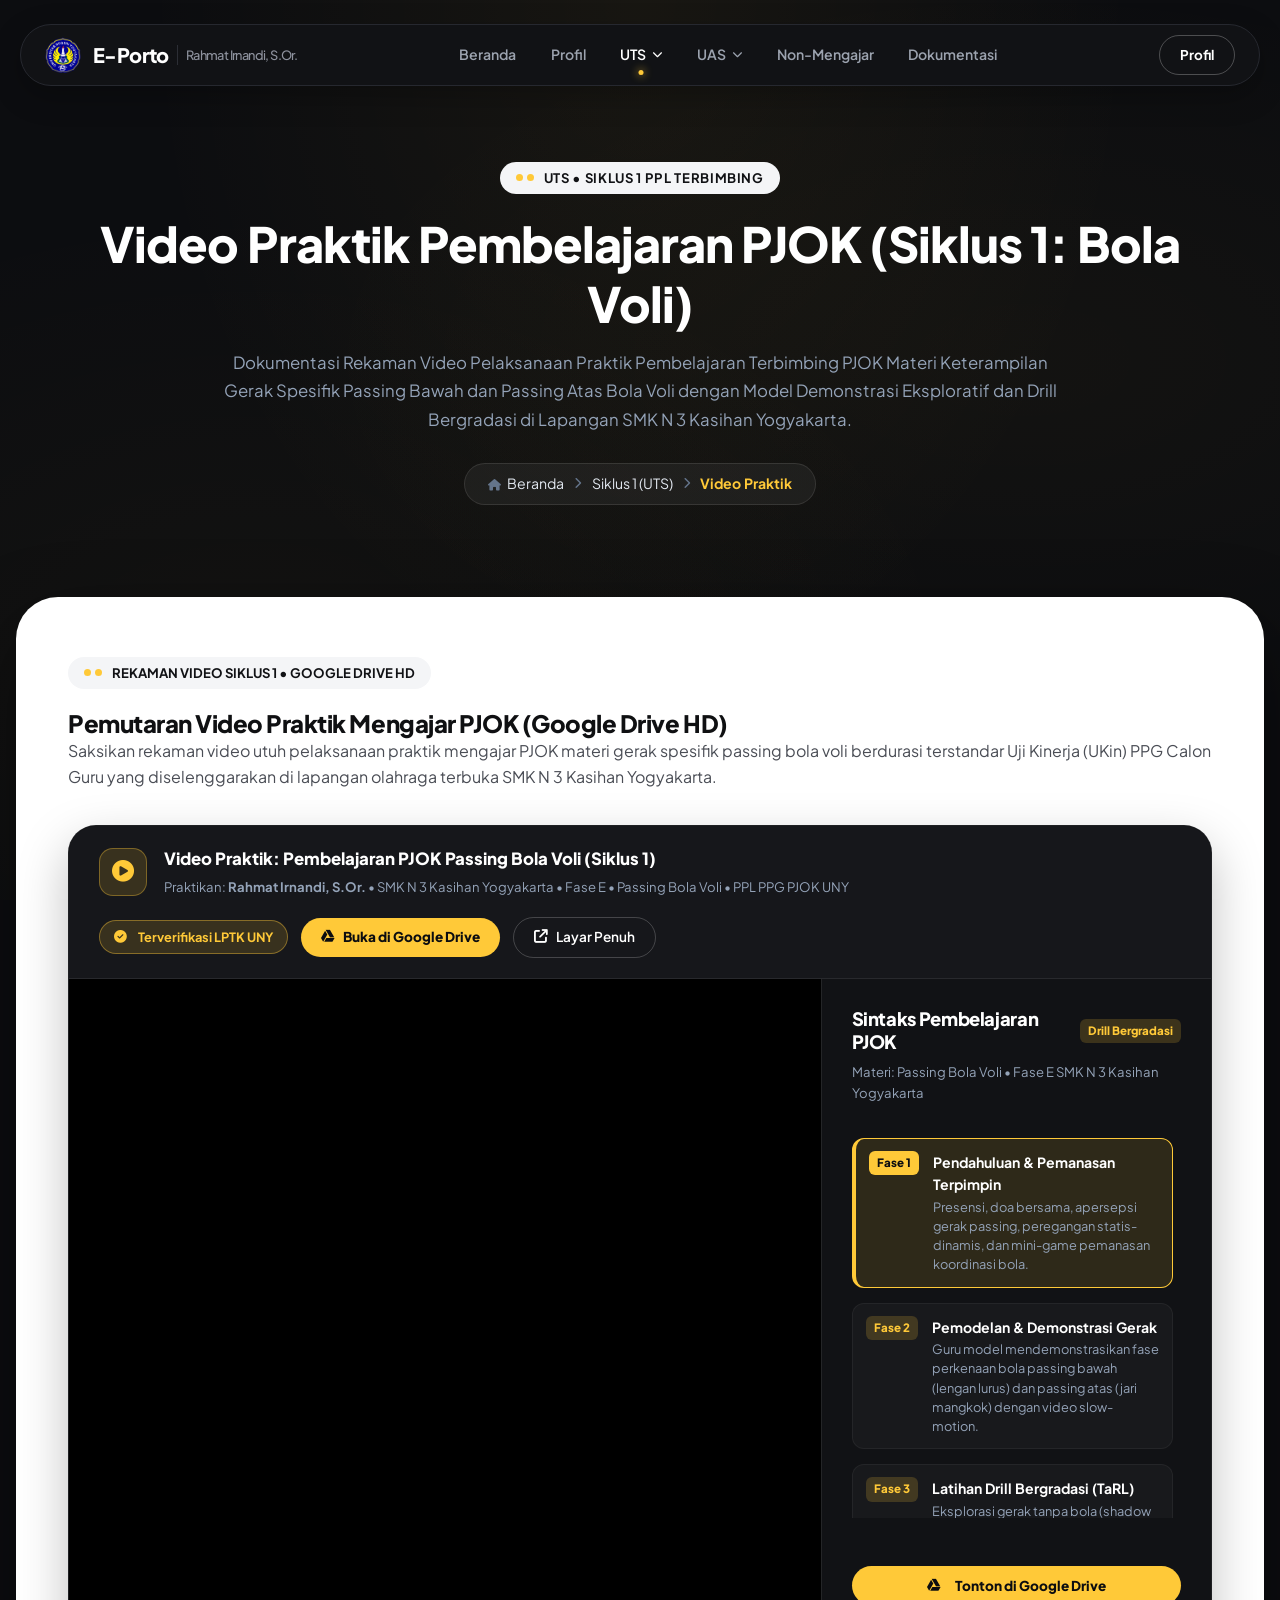
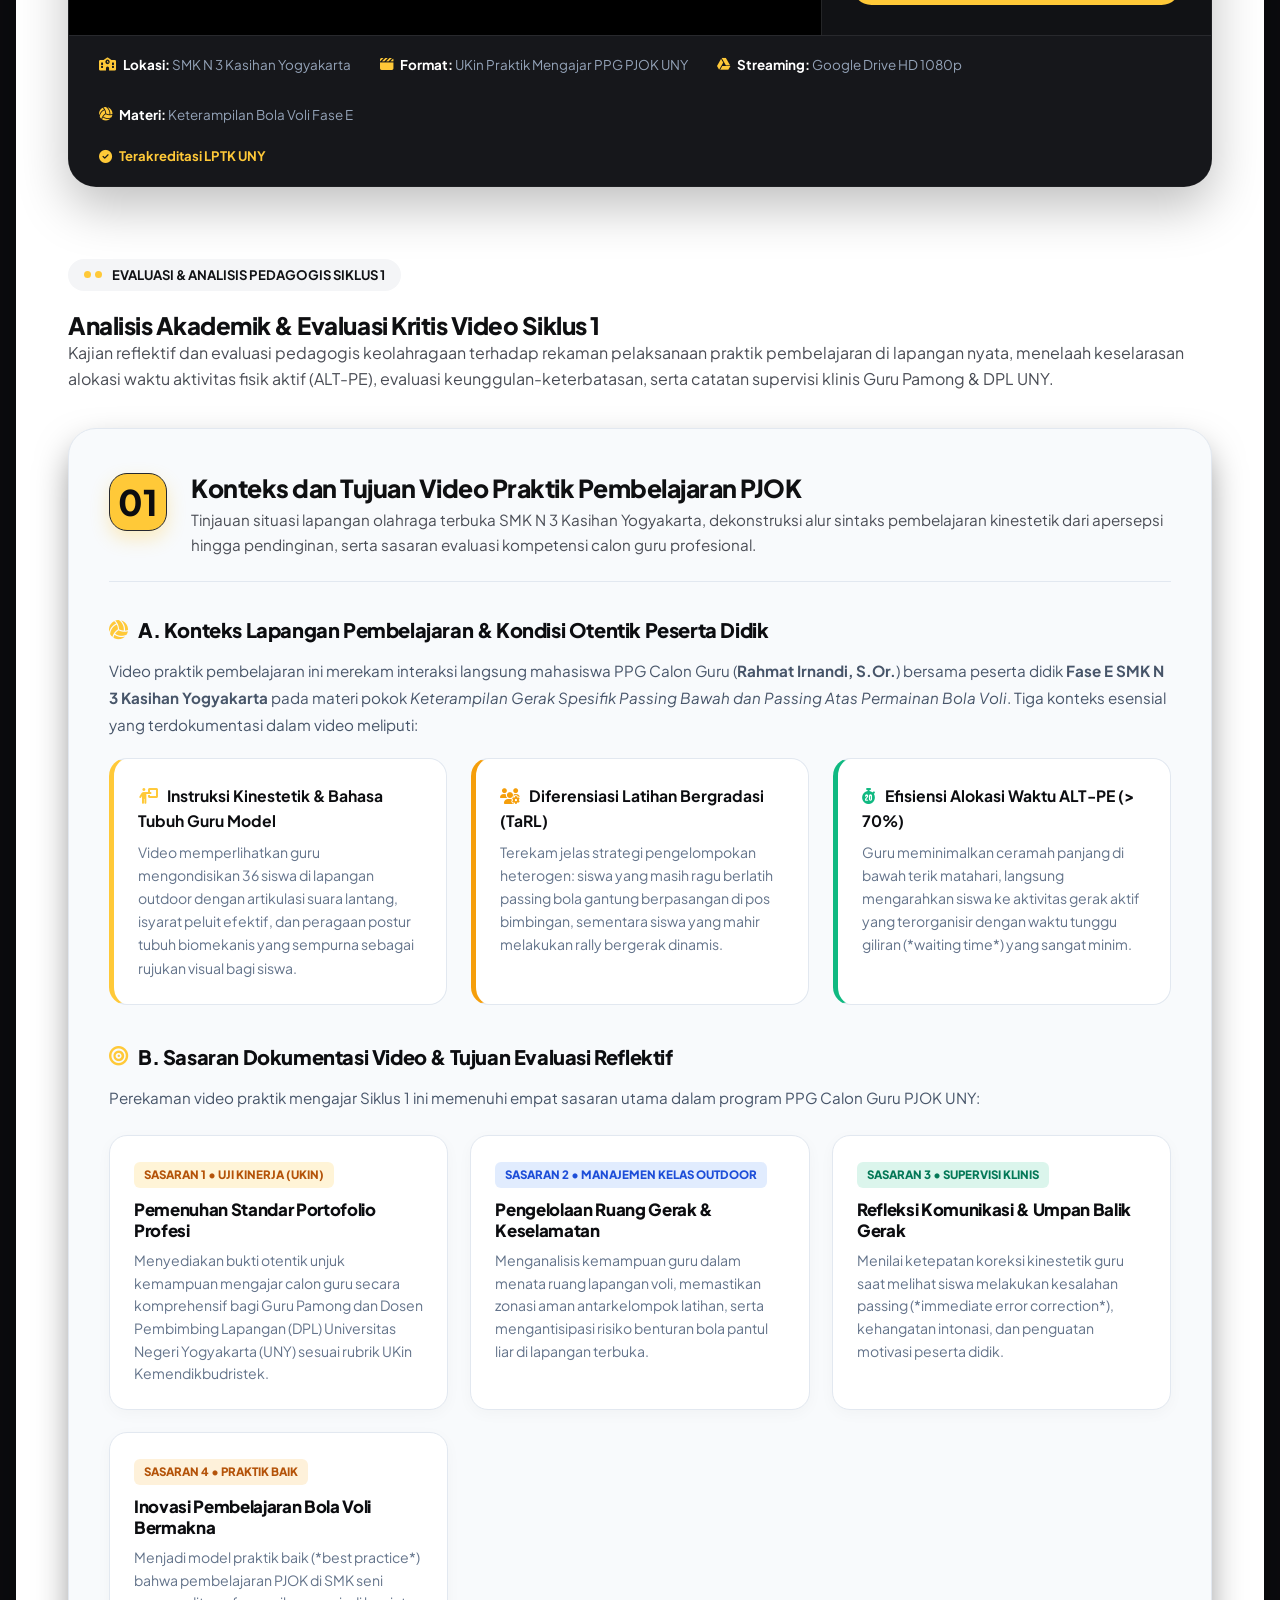
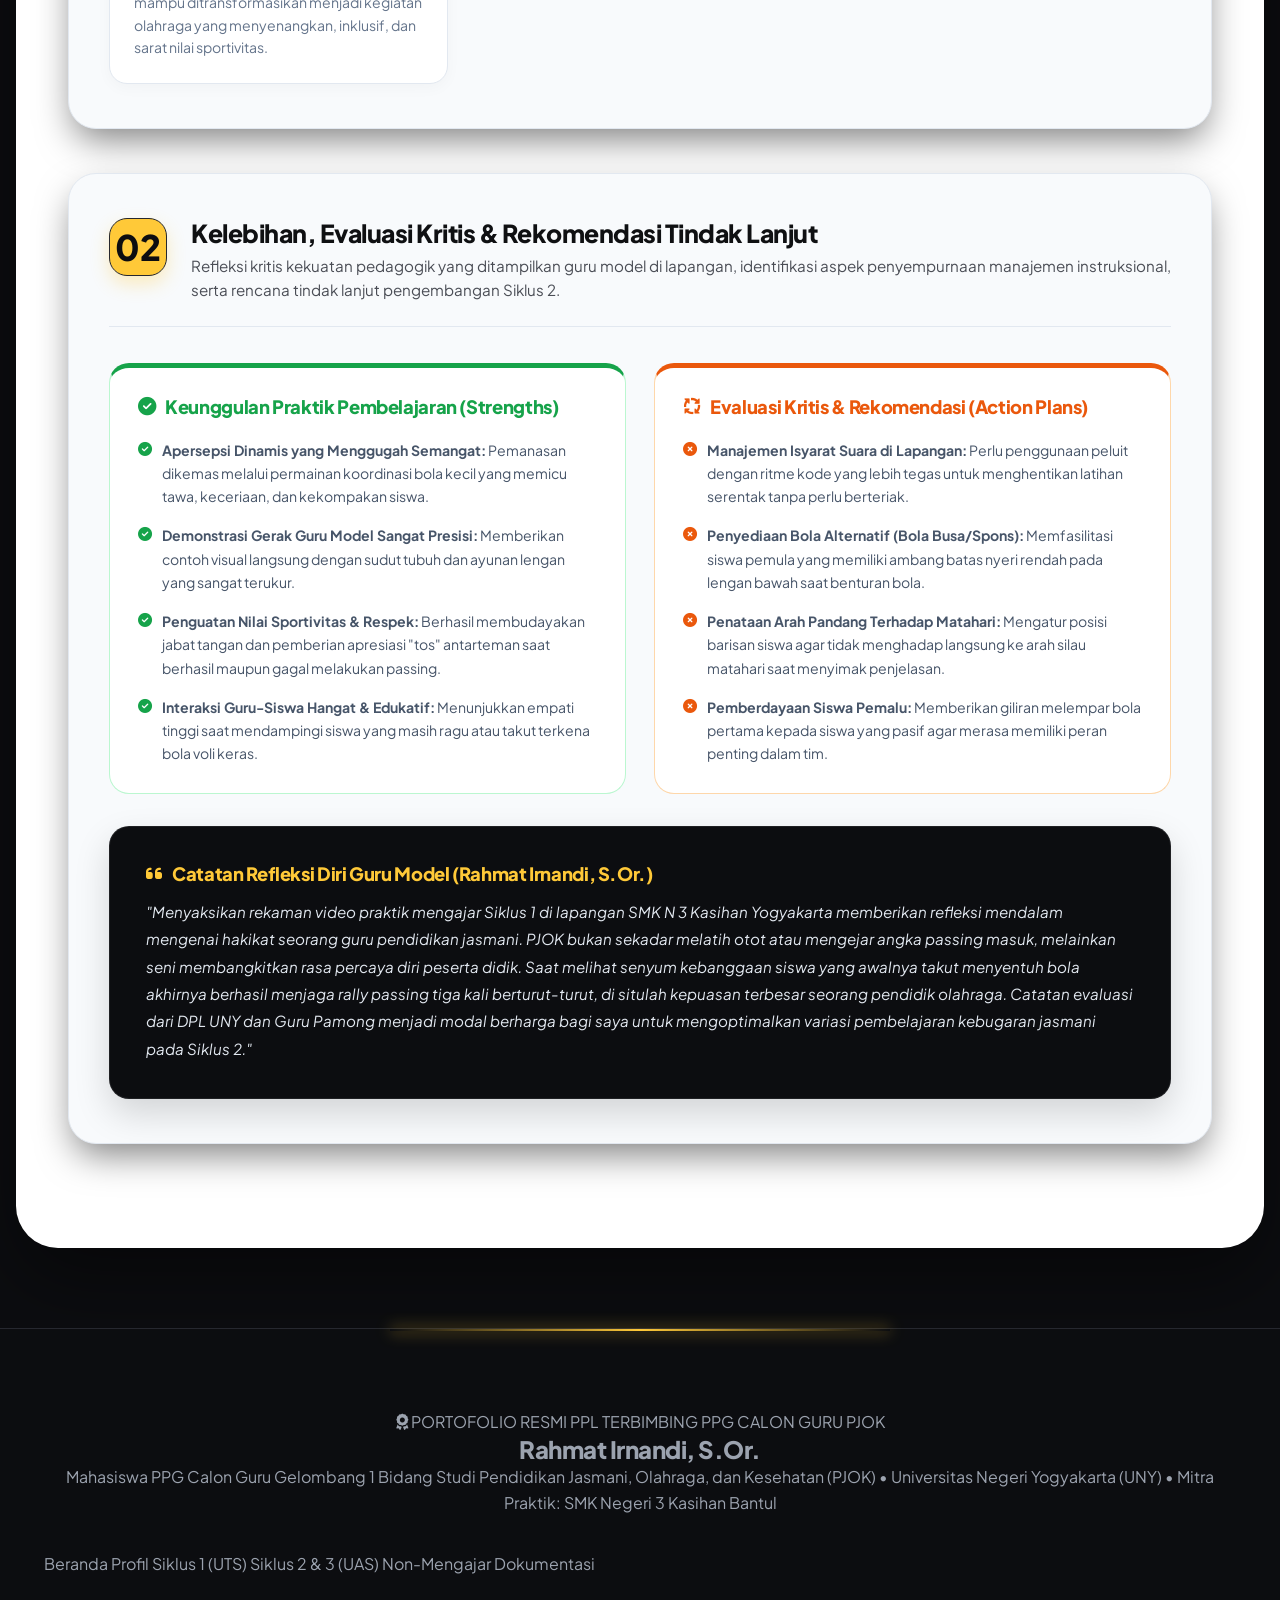
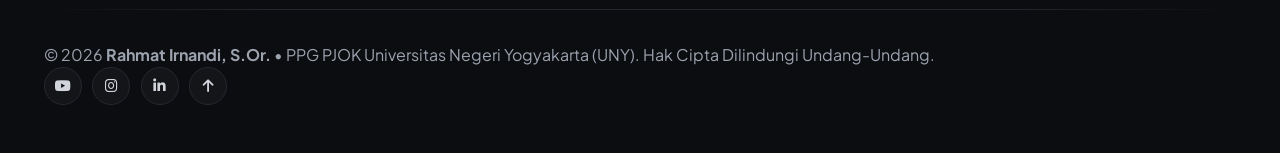
<file: UTS/video.html>
<!doctype html>
<html lang="id">
  <head>
    <meta charset="UTF-8" />
    <meta name="viewport" content="width=device-width, initial-scale=1.0" />
    <title>UTS - Video Praktik Pembelajaran PJOK (Siklus 1: Bola Voli) | Rahmat Irnandi, S.Or. - PPG PJOK UNY</title>

    <link rel="icon" type="image/png" href="../logo.png" />
    <link rel="preconnect" href="https://fonts.googleapis.com" />
    <link rel="preconnect" href="https://fonts.gstatic.com" crossorigin />
    <link href="https://fonts.googleapis.com/css2?family=Plus+Jakarta+Sans:wght@300;400;500;600;700;800&display=swap" rel="stylesheet" />
    <link rel="stylesheet" href="https://cdnjs.cloudflare.com/ajax/libs/font-awesome/6.5.1/css/all.min.css" />
    <link rel="stylesheet" href="../css/style.css" />

    <style>
      .standalone-navbar-wrap {
        padding: 1.5rem 0 0.5rem 0;
        position: relative;
        z-index: 1000;
      }
      .navbar-capsule {
        overflow: visible !important;
      }
      .nav-item-dropdown {
        position: relative;
      }
      .nav-item-dropdown::after {
        content: '';
        position: absolute;
        top: 100%;
        left: 0;
        right: 0;
        height: 18px;
      }

      /* Modular Pure White Island for Video (<main>) */
      .ut-page-island {
        max-width: 1280px;
        margin: 2.5rem auto 5rem auto;
        padding: 3.75rem 3.25rem;
        background: #FFFFFF;
        border-radius: 42px;
        box-shadow: 0 30px 80px rgba(0, 0, 0, 0.45);
        position: relative;
        overflow: visible !important;
      }

      /* Subpage Hero Header */
      .ut-hero-header {
        padding: 2.75rem 0 3.25rem 0;
        text-align: center;
        position: relative;
      }
      .ut-hero-title {
        font-size: clamp(2.2rem, 3.8vw, 3.2rem);
        font-weight: 800;
        color: #FFFFFF;
        margin-bottom: 0.85rem;
        letter-spacing: -0.02em;
        line-height: 1.25;
      }
      .ut-hero-desc {
        max-width: 860px;
        margin: 0 auto 1.75rem auto;
        font-size: 1.05rem;
        line-height: 1.7;
        color: #94A3B8;
      }

      /* Breadcrumb */
      .ut-breadcrumb {
        display: inline-flex;
        align-items: center;
        gap: 0.65rem;
        background: rgba(255, 255, 255, 0.05);
        border: 1px solid rgba(255, 255, 255, 0.1);
        padding: 0.55rem 1.4rem;/*  */
        border-radius: 999px;
        font-size: 0.88rem;
      }
      .ut-breadcrumb a {
        color: #E2E8F0;
        text-decoration: none;
        transition: color 0.2s ease;
      }
      .ut-breadcrumb a:hover {
        color: #FFC938;
      }
      .ut-breadcrumb i {
        font-size: 0.72rem;
        color: #64748B;
      }
      .ut-breadcrumb .current {
        color: #FFC938;
        font-weight: 700;
      }

      /* Video Showcase Card */
      .video-showcase-card {
        background: #0C0D10;
        border-radius: 28px;
        overflow: hidden;
        box-shadow: 0 20px 50px rgba(0, 0, 0, 0.25);
        border: 1px solid rgba(255, 255, 255, 0.08);
        margin-bottom: 4rem;
      }
      .video-toolbar {
        background: #16171B;
        padding: 1.25rem 1.85rem;
        display: flex;
        align-items: center;
        justify-content: space-between;
        flex-wrap: wrap;
        gap: 1.2rem;
        border-bottom: 1px solid rgba(255, 255, 255, 0.08);
      }
      .video-toolbar-info {
        display: flex;
        align-items: center;
        gap: 1.1rem;
      }
      .video-toolbar-icon {
        width: 48px;
        height: 48px;
        background: rgba(255, 201, 56, 0.15);
        border: 1px solid rgba(255, 201, 56, 0.35);
        border-radius: 14px;
        display: flex;
        align-items: center;
        justify-content: center;
        color: #FFC938;
        font-size: 1.35rem;
        flex-shrink: 0;
      }
      .video-toolbar-title {
        color: #FFFFFF;
        font-size: 1.05rem;
        font-weight: 800;
        margin-bottom: 0.2rem;
      }
      .video-toolbar-sub {
        color: #94A3B8;
        font-size: 0.82rem;
      }
      .video-toolbar-actions {
        display: flex;
        align-items: center;
        gap: 0.8rem;
        flex-wrap: wrap;
      }
      .btn-nexis-yellow {
        background: #FFC938;
        color: #0C0D10;
        font-weight: 800;
        padding: 0.55rem 1.25rem;
        border-radius: 999px;
        font-size: 0.85rem;
        text-decoration: none;
        display: inline-flex;
        align-items: center;
        gap: 0.5rem;
        transition: all 0.2s ease;
        border: none;
      }
      .btn-nexis-yellow:hover {
        background: #F59E0B;
        transform: translateY(-2px);
        box-shadow: 0 8px 20px rgba(255, 201, 56, 0.35);
      }
      .btn-nexis-outline {
        background: transparent;
        color: #FFFFFF;
        border: 1px solid rgba(255, 255, 255, 0.2);
        font-weight: 600;
        padding: 0.55rem 1.25rem;
        border-radius: 999px;
        font-size: 0.85rem;
        text-decoration: none;
        display: inline-flex;
        align-items: center;
        gap: 0.5rem;
        transition: all 0.2s ease;
      }
      .btn-nexis-outline:hover {
        border-color: #FFC938;
        color: #FFC938;
        background: rgba(255, 201, 56, 0.05);
      }

      /* Main Video Grid Layout: 1fr + 390px sidebar */
      .video-main-layout {
        display: grid;
        grid-template-columns: 1fr 390px;
        background: #0C0D10;
      }
      .video-screen-wrapper {
        position: relative;
        padding-top: 56.25%;
        background: #000000;
        min-height: 420px;
      }
      .video-screen-wrapper iframe {
        position: absolute;
        top: 0;
        left: 0;
        width: 100%;
        height: 100%;
        border: 0;
      }
      .video-sidebar-panel {
        background: #111215;
        padding: 1.85rem;
        display: flex;
        flex-direction: column;
        border-left: 1px solid rgba(255, 255, 255, 0.08);
      }
      .timeline-list {
        display: flex;
        flex-direction: column;
        gap: 0.95rem;
        margin-top: 1rem;
      }
      .timeline-item {
        display: flex;
        gap: 0.85rem;
        align-items: flex-start;
        padding: 0.75rem 0.85rem;
        border-radius: 12px;
        transition: background 0.2s ease;
        background: rgba(255, 255, 255, 0.03);
        border: 1px solid rgba(255, 255, 255, 0.05);
      }
      .timeline-item:hover {
        background: rgba(255, 201, 56, 0.08);
        border-color: rgba(255, 201, 56, 0.25);
      }
      .timeline-item.active {
        background: rgba(255, 201, 56, 0.12);
        border-left: 4px solid #FFC938;
      }
      .time-badge {
        background: rgba(255, 201, 56, 0.18);
        color: #FFC938;
        font-size: 0.72rem;
        font-weight: 800;
        padding: 3px 8px;
        border-radius: 6px;
        flex-shrink: 0;
      }
      .timeline-item.active .time-badge {
        background: #FFC938;
        color: #0C0D10;
      }
      .timeline-title {
        font-size: 0.88rem;
        color: #FFFFFF;
        font-weight: 700;
        margin-bottom: 2px;
        display: block;
      }
      .timeline-desc {
        font-size: 0.8rem;
        color: #94A3B8;
        line-height: 1.5;
        display: block;
      }
      .video-metadata-bar {
        background: #16171B;
        padding: 1.15rem 1.85rem;
        display: flex;
        align-items: center;
        justify-content: space-between;
        flex-wrap: wrap;
        gap: 1rem;
        border-top: 1px solid rgba(255, 255, 255, 0.08);
      }
      .video-meta-item {
        font-size: 0.84rem;
        color: #94A3B8;
        display: inline-flex;
        align-items: center;
        gap: 0.45rem;
      }
      .video-meta-item strong {
        color: #FFFFFF;
      }

      /* Academic Analysis Sections */
      .analysis-module-card {
        background: #F8FAFC;
        border-radius: 28px;
        border: 1px solid #E2E8F0;
        padding: 2.75rem 2.5rem;
        margin-bottom: 2.75rem;
        transition: all 0.3s ease;
      }
      .analysis-module-card:hover {
        box-shadow: 0 15px 35px rgba(0, 0, 0, 0.05);
        border-color: #CBD5E1;
      }
      .analysis-module-header {
        display: flex;
        align-items: flex-start;
        gap: 1.5rem;
        margin-bottom: 2.25rem;
        border-bottom: 1px solid #E2E8F0;
        padding-bottom: 1.5rem;
      }
      .analysis-module-num {
        font-size: 2.2rem;
        font-weight: 900;
        color: #0C0D10;
        line-height: 1;
        background: #FFC938;
        width: 58px;
        height: 58px;
        border-radius: 18px;
        display: flex;
        align-items: center;
        justify-content: center;
        flex-shrink: 0;
        box-shadow: 0 8px 18px rgba(255, 201, 56, 0.3);
      }
      .analysis-module-title {
        font-size: 1.55rem;
        font-weight: 800;
        color: #0C0D10;
        margin-bottom: 0.35rem;
      }
      .analysis-module-desc {
        font-size: 0.95rem;
        color: #64748B;
        line-height: 1.6;
        margin: 0;
      }

      @media (max-width: 1024px) {
        .video-main-layout {
          grid-template-columns: 1fr;
        }
        .video-sidebar-panel {
          border-left: none;
          border-top: 1px solid rgba(255, 255, 255, 0.08);
        }
      }

      @media (max-width: 860px) {
        .ut-page-island {
          padding: 2.25rem 1.25rem;
          margin: 1.5rem auto 3rem auto;
          border-radius: 28px;
        }
        .video-screen-wrapper {
          min-height: 260px;
        }
        .analysis-module-card {
          padding: 1.75rem 1.25rem;
        }
        .analysis-module-header {
          flex-direction: column;
          gap: 1rem;
        }
      }
    </style>
  </head>
  <body>
    <!-- =================================================================
       1. STANDALONE CAPSULE NAVBAR (Matching index.html Exactly)
       ================================================================= -->
    <header class="navbar container standalone-navbar-wrap">
      <div class="navbar-capsule">
        <a href="../index.html" class="brand-nexis">
          <img src="../logo.png" alt="Logo UNY" class="brand-logo-img" onerror="this.src='../logo navbar.png'" />
          <span class="brand-nexis-text">
            E-Porto
            <span class="brand-nexis-sub">Rahmat Irnandi, S.Or.</span>
          </span>
        </a>

        <nav>
          <ul class="nav-links">
            <li><a href="../index.html" class="nav-link">Beranda</a></li>
            <li><a href="../profil.html" class="nav-link">Profil</a></li>

            <!-- UTS Dropdown (Active) -->
            <li class="nav-item-dropdown">
              <a href="javascript:void(0)" class="nav-link dropdown-toggle active" role="button">
                UTS <i class="fa-solid fa-chevron-down chevron-icon"></i>
              </a>
              <ul class="dropdown-menu">
                <li><a href="rancangan.html" class="dropdown-item"><i class="fa-solid fa-book-bookmark"></i> Rancangan Modul</a></li>
                <li><a href="materi.html" class="dropdown-item"><i class="fa-solid fa-book-open"></i> Materi Ajar</a></li>
                <li><a href="media.html" class="dropdown-item"><i class="fa-solid fa-photo-film"></i> Media TPACK</a></li>
                <li><a href="instrumen.html" class="dropdown-item"><i class="fa-solid fa-clipboard-check"></i> Instrumen Asesmen</a></li>
                <li><a href="video.html" class="dropdown-item active"><i class="fa-solid fa-circle-play"></i> Video Praktik</a></li>
              </ul>
            </li>

            <!-- UAS Dropdown -->
            <li class="nav-item-dropdown">
              <a href="javascript:void(0)" class="nav-link dropdown-toggle" role="button">
                UAS <i class="fa-solid fa-chevron-down chevron-icon"></i>
              </a>
              <ul class="dropdown-menu">
                <li><a href="../UAS/rancangan.html" class="dropdown-item"><i class="fa-solid fa-book-bookmark"></i> Rancangan Modul</a></li>
                <li><a href="../UAS/materi.html" class="dropdown-item"><i class="fa-solid fa-book-open"></i> Materi Ajar</a></li>
                <li><a href="../UAS/media.html" class="dropdown-item"><i class="fa-solid fa-photo-film"></i> Media TPACK</a></li>
                <li><a href="../UAS/instrumen.html" class="dropdown-item"><i class="fa-solid fa-clipboard-check"></i> Instrumen Asesmen</a></li>
                <li><a href="../UAS/video.html" class="dropdown-item"><i class="fa-solid fa-circle-play"></i> Video Praktik</a></li>
              </ul>
            </li>

            <li><a href="../non-mengajar.html" class="nav-link">Non-Mengajar</a></li>
            <li><a href="../dokumentasi.html" class="nav-link">Dokumentasi</a></li>
          </ul>
        </nav>

        <div class="nav-actions">
          <a href="../profil.html" class="btn-nav-quote"> Profil </a>
          <button class="mobile-toggle" aria-label="Toggle Navigation"><i class="fa-solid fa-bars"></i></button>
        </div>
      </div>
    </header>

    <!-- =================================================================
       2. SUBPAGE HERO HEADER (Dark Obsidian Theme)
       ================================================================= -->
    <section class="ut-hero-header">
      <div class="container">
        <div class="badge-pill-group" style="justify-content: center; margin-bottom: 1.25rem;">
          <span class="twin-dot-icon"> <span></span><span></span> </span>
          <span style="font-weight: 700; letter-spacing: 0.05em;">UTS • SIKLUS 1 PPL TERBIMBING</span>
        </div>

        <h1 class="ut-hero-title">Video Praktik Pembelajaran PJOK (Siklus 1: Bola Voli)</h1>
        <p class="ut-hero-desc">
          Dokumentasi Rekaman Video Pelaksanaan Praktik Pembelajaran Terbimbing PJOK Materi Keterampilan Gerak Spesifik Passing Bawah dan Passing Atas Bola Voli dengan Model Demonstrasi Eksploratif dan Drill Bergradasi di Lapangan SMK N 3 Kasihan Yogyakarta.
        </p>

        <div class="ut-breadcrumb">
          <a href="../index.html"><i class="fa-solid fa-house" style="margin-right: 4px;"></i> Beranda</a>
          <i class="fa-solid fa-chevron-right"></i>
          <a href="rancangan.html">Siklus 1 (UTS)</a>
          <i class="fa-solid fa-chevron-right"></i>
          <span class="current">Video Praktik</span>
        </div>
      </div>
    </section>

    <!-- =================================================================
         3. MAIN MODULAR WHITE ISLAND (<main>)
         ================================================================= -->
    <main class="island-white ut-page-island reveal-init">
      <!-- =============================================================
           A. INTERACTIVE VIDEO PLAYER SECTION
           ============================================================= -->
      <section style="margin-bottom: 4.5rem;">
        <div class="section-agency-head" style="margin-bottom: 2.25rem;">
          <div class="badge-pill-group">
            <span class="twin-dot-icon"> <span></span><span></span> </span>
            <span>REKAMAN VIDEO SIKLUS 1 • GOOGLE DRIVE HD</span>
          </div>
          <h2 class="section-agency-title">Pemutaran Video Praktik Mengajar PJOK (Google Drive HD)</h2>
          <p class="section-agency-subtitle">
            Saksikan rekaman video utuh pelaksanaan praktik mengajar PJOK materi gerak spesifik passing bola voli berdurasi terstandar Uji Kinerja (UKin) PPG Calon Guru yang diselenggarakan di lapangan olahraga terbuka SMK N 3 Kasihan Yogyakarta.
          </p>
        </div>

        <!-- Video Showcase Container Card -->
        <div class="video-showcase-card">
          <!-- Toolbar -->
          <div class="video-toolbar">
            <div class="video-toolbar-info">
              <div class="video-toolbar-icon">
                <i class="fa-solid fa-circle-play"></i>
              </div>
              <div>
                <div class="video-toolbar-title">Video Praktik: Pembelajaran PJOK Passing Bola Voli (Siklus 1)</div>
                <div class="video-toolbar-sub">
                  Praktikan: <strong>Rahmat Irnandi, S.Or.</strong> • SMK N 3 Kasihan Yogyakarta • Fase E • Passing Bola Voli • PPL PPG PJOK UNY
                </div>
              </div>
            </div>

            <div class="video-toolbar-actions">
              <span class="tag-pill" style="background: rgba(255, 201, 56, 0.15); color: #FFC938; font-weight: 700; border: 1px solid rgba(255, 201, 56, 0.4); padding: 6px 14px; font-size: 0.8rem; border-radius: 999px;">
                <i class="fa-solid fa-circle-check" style="margin-right: 5px;"></i> Terverifikasi LPTK UNY
              </span>
              <a href="https://drive.google.com/file/d/1vc02fUSjb381Kb9CvyCMmZpB08a7P0-I/view?usp=drive_link" target="_blank" rel="noopener noreferrer" class="btn-nexis-yellow">
                <i class="fa-brands fa-google-drive"></i> Buka di Google Drive
              </a>
              <a href="https://drive.google.com/file/d/1vc02fUSjb381Kb9CvyCMmZpB08a7P0-I/preview" target="_blank" rel="noopener noreferrer" class="btn-nexis-outline">
                <i class="fa-solid fa-arrow-up-right-from-square"></i> Layar Penuh
              </a>
            </div>
          </div>

          <!-- Video Display Layout: Screen + Sidebar -->
          <div class="video-main-layout">
            <!-- Video Screen Wrapper with Google Drive Embed Iframe -->
            <div class="video-screen-wrapper">
              <iframe
                src="https://drive.google.com/file/d/1vc02fUSjb381Kb9CvyCMmZpB08a7P0-I/preview"
                title="Video Praktik Pembelajaran Siklus 1 Rahmat Irnandi, S.Or. - PJOK Bola Voli SMK N 3 Kasihan"
                allow="accelerometer; autoplay; clipboard-write; encrypted-media; gyroscope; picture-in-picture; web-share"
                allowfullscreen
              >
                <p style="padding: 2.5rem; color: #FFFFFF; text-align: center;">
                  Peramban Anda tidak mendukung pemutaran video langsung. Silakan
                  <a href="https://drive.google.com/file/d/1vc02fUSjb381Kb9CvyCMmZpB08a7P0-I/view?usp=drive_link" target="_blank" style="color: #FFC938; font-weight: bold; text-decoration: underline;">
                    Klik di sini untuk menonton video di Google Drive
                  </a>.
                </p>
              </iframe>
            </div>

            <!-- Video Sidebar & Timeline Sintaks PJOK -->
            <div class="video-sidebar-panel">
              <div style="display: flex; justify-content: space-between; align-items: center; margin-bottom: 0.5rem;">
                <h3 style="font-size: 1.15rem; color: #FFFFFF; font-weight: 800; margin: 0;">Sintaks Pembelajaran PJOK</h3>
                <span class="time-badge">Drill Bergradasi</span>
              </div>
              <p style="font-size: 0.82rem; color: #94A3B8; margin-bottom: 1.15rem;">
                Materi: Passing Bola Voli • Fase E SMK N 3 Kasihan Yogyakarta
              </p>

              <!-- Timeline Items: Passing Bola Voli -->
              <div class="timeline-list">
                <div class="timeline-item active">
                  <span class="time-badge">Fase 1</span>
                  <div>
                    <strong class="timeline-title">Pendahuluan &amp; Pemanasan Terpimpin</strong>
                    <span class="timeline-desc">
                      Presensi, doa bersama, apersepsi gerak passing, peregangan statis-dinamis, dan mini-game pemanasan koordinasi bola.
                    </span>
                  </div>
                </div>

                <div class="timeline-item">
                  <span class="time-badge">Fase 2</span>
                  <div>
                    <strong class="timeline-title">Pemodelan &amp; Demonstrasi Gerak</strong>
                    <span class="timeline-desc">
                      Guru model mendemonstrasikan fase perkenaan bola passing bawah (lengan lurus) dan passing atas (jari mangkok) dengan video slow-motion.
                    </span>
                  </div>
                </div>

                <div class="timeline-item">
                  <span class="time-badge">Fase 3</span>
                  <div>
                    <strong class="timeline-title">Latihan Drill Bergradasi (TaRL)</strong>
                    <span class="timeline-desc">
                      Eksplorasi gerak tanpa bola (shadow drill), latihan lambung bola gantung, dan variasi passing berpasangan bertingkat.
                    </span>
                  </div>
                </div>

                <div class="timeline-item">
                  <span class="time-badge">Fase 4</span>
                  <div>
                    <strong class="timeline-title">Aplikasi Permainan &amp; Observasi</strong>
                    <span class="timeline-desc">
                      Simulasi permainan 3 vs 3 lapangan kecil (*small-sided games*) dan pengisian lembar asesmen teman sebaya (*peer checklist*).
                    </span>
                  </div>
                </div>

                <div class="timeline-item">
                  <span class="time-badge">Fase 5</span>
                  <div>
                    <strong class="timeline-title">Pendinginan &amp; Refleksi Sportivitas</strong>
                    <span class="timeline-desc">
                      Cooling down, evaluasi koreksi gerak bersama, refleksi nilai sportivitas/gotong royong, dan penutupan kelas.
                    </span>
                  </div>
                </div>
              </div>

              <!-- Action Link -->
              <div style="margin-top: auto; padding-top: 1.5rem;">
                <a href="https://drive.google.com/file/d/1vc02fUSjb381Kb9CvyCMmZpB08a7P0-I/view?usp=drive_link" target="_blank" rel="noopener noreferrer" class="btn-nexis-yellow" style="width: 100%; text-align: center; justify-content: center;">
                  <i class="fa-brands fa-google-drive" style="margin-right: 6px;"></i> Tonton di Google Drive
                </a>
              </div>
            </div>
          </div>

          <!-- Footer Metadata Bar -->
          <div class="video-metadata-bar">
            <div style="display: flex; align-items: center; gap: 1.8rem; flex-wrap: wrap;">
              <div class="video-meta-item">
                <i class="fa-solid fa-school" style="color: #FFC938;"></i>
                <span><strong>Lokasi:</strong> SMK N 3 Kasihan Yogyakarta</span>
              </div>
              <div class="video-meta-item">
                <i class="fa-solid fa-clapperboard" style="color: #FFC938;"></i>
                <span><strong>Format:</strong> UKin Praktik Mengajar PPG PJOK UNY</span>
              </div>
              <div class="video-meta-item">
                <i class="fa-brands fa-google-drive" style="color: #FFC938;"></i>
                <span><strong>Streaming:</strong> Google Drive HD 1080p</span>
              </div>
              <div class="video-meta-item">
                <i class="fa-solid fa-volleyball" style="color: #FFC938;"></i>
                <span><strong>Materi:</strong> Keterampilan Bola Voli Fase E</span>
              </div>
            </div>
            <div>
              <span style="font-size: 0.82rem; color: #FFC938; font-weight: 700;">
                <i class="fa-solid fa-circle-check" style="margin-right: 5px;"></i> Terakreditasi LPTK UNY
              </span>
            </div>
          </div>
        </div>
      </section>

      <!-- =============================================================
           B. COMPREHENSIVE ACADEMIC ANALYSIS
           ============================================================= -->
      <section>
        <div class="section-agency-head" style="margin-bottom: 2.25rem;">
          <div class="badge-pill-group">
            <span class="twin-dot-icon"> <span></span><span></span> </span>
            <span>EVALUASI & ANALISIS PEDAGOGIS SIKLUS 1</span>
          </div>
          <h2 class="section-agency-title">Analisis Akademik &amp; Evaluasi Kritis Video Siklus 1</h2>
          <p class="section-agency-subtitle">
            Kajian reflektif dan evaluasi pedagogis keolahragaan terhadap rekaman pelaksanaan praktik pembelajaran di lapangan nyata, menelaah keselarasan alokasi waktu aktivitas fisik aktif (ALT-PE), evaluasi keunggulan-keterbatasan, serta catatan supervisi klinis Guru Pamong &amp; DPL UNY.
          </p>
        </div>

        <!-- Modul 1: Konteks dan Sasaran -->
        <article class="analysis-module-card">
          <div class="analysis-module-header">
            <div class="analysis-module-num">01</div>
            <div>
              <h3 class="analysis-module-title">Konteks dan Tujuan Video Praktik Pembelajaran PJOK</h3>
              <p class="analysis-module-desc">
                Tinjauan situasi lapangan olahraga terbuka SMK N 3 Kasihan Yogyakarta, dekonstruksi alur sintaks pembelajaran kinestetik dari apersepsi hingga pendinginan, serta sasaran evaluasi kompetensi calon guru profesional.
              </p>
            </div>
          </div>

          <div class="analysis-content-body">
            <div style="margin-bottom: 2.5rem;">
              <h4 style="font-size: 1.25rem; font-weight: 800; color: #0C0D10; margin-bottom: 1rem; display: flex; align-items: center; gap: 0.65rem;">
                <i class="fa-solid fa-volleyball" style="color: #FFC938; font-size: 1.2rem;"></i>
                A. Konteks Lapangan Pembelajaran &amp; Kondisi Otentik Peserta Didik
              </h4>
              <p style="font-size: 0.95rem; color: #475569; line-height: 1.75; margin-bottom: 1.25rem;">
                Video praktik pembelajaran ini merekam interaksi langsung mahasiswa PPG Calon Guru (<strong>Rahmat Irnandi, S.Or.</strong>) bersama peserta didik <strong>Fase E SMK N 3 Kasihan Yogyakarta</strong> pada materi pokok <em>Keterampilan Gerak Spesifik Passing Bawah dan Passing Atas Permainan Bola Voli</em>. Tiga konteks esensial yang terdokumentasi dalam video meliputi:
              </p>

              <div style="display: grid; grid-template-columns: repeat(auto-fit, minmax(320px, 1fr)); gap: 1.5rem; margin-bottom: 1.5rem;">
                <div style="background: #FFFFFF; border-radius: 18px; padding: 1.5rem; border-left: 4px solid #FFC938; border: 1px solid #E2E8F0; border-left-width: 5px; border-left-color: #FFC938;">
                  <strong style="display: block; color: #0C0D10; font-size: 0.98rem; margin-bottom: 0.45rem;">
                    <i class="fa-solid fa-person-chalkboard" style="margin-right: 6px; color: #FFC938;"></i> Instruksi Kinestetik &amp; Bahasa Tubuh Guru Model
                  </strong>
                  <p style="font-size: 0.88rem; color: #64748B; line-height: 1.65; margin: 0;">
                    Video memperlihatkan guru mengondisikan 36 siswa di lapangan outdoor dengan artikulasi suara lantang, isyarat peluit efektif, dan peragaan postur tubuh biomekanis yang sempurna sebagai rujukan visual bagi siswa.
                  </p>
                </div>

                <div style="background: #FFFFFF; border-radius: 18px; padding: 1.5rem; border-left: 4px solid #F59E0B; border: 1px solid #E2E8F0; border-left-width: 5px; border-left-color: #F59E0B;">
                  <strong style="display: block; color: #0C0D10; font-size: 0.98rem; margin-bottom: 0.45rem;">
                    <i class="fa-solid fa-users-gear" style="margin-right: 6px; color: #F59E0B;"></i> Diferensiasi Latihan Bergradasi (TaRL)
                  </strong>
                  <p style="font-size: 0.88rem; color: #64748B; line-height: 1.65; margin: 0;">
                    Terekam jelas strategi pengelompokan heterogen: siswa yang masih ragu berlatih passing bola gantung berpasangan di pos bimbingan, sementara siswa yang mahir melakukan rally bergerak dinamis.
                  </p>
                </div>

                <div style="background: #FFFFFF; border-radius: 18px; padding: 1.5rem; border-left: 4px solid #10B981; border: 1px solid #E2E8F0; border-left-width: 5px; border-left-color: #10B981;">
                  <strong style="display: block; color: #0C0D10; font-size: 0.98rem; margin-bottom: 0.45rem;">
                    <i class="fa-solid fa-stopwatch-20" style="margin-right: 6px; color: #10B981;"></i> Efisiensi Alokasi Waktu ALT-PE (> 70%)
                  </strong>
                  <p style="font-size: 0.88rem; color: #64748B; line-height: 1.65; margin: 0;">
                    Guru meminimalkan ceramah panjang di bawah terik matahari, langsung mengarahkan siswa ke aktivitas gerak aktif yang terorganisir dengan waktu tunggu giliran (*waiting time*) yang sangat minim.
                  </p>
                </div>
              </div>
            </div>

            <div>
              <h4 style="font-size: 1.25rem; font-weight: 800; color: #0C0D10; margin-bottom: 1rem; display: flex; align-items: center; gap: 0.65rem;">
                <i class="fa-solid fa-bullseye" style="color: #FFC938; font-size: 1.2rem;"></i>
                B. Sasaran Dokumentasi Video &amp; Tujuan Evaluasi Reflektif
              </h4>
              <p style="font-size: 0.95rem; color: #475569; line-height: 1.7; margin-bottom: 1.5rem;">
                Perekaman video praktik mengajar Siklus 1 ini memenuhi empat sasaran utama dalam program PPG Calon Guru PJOK UNY:
              </p>

              <div style="display: grid; grid-template-columns: repeat(auto-fit, minmax(260px, 1fr)); gap: 1.4rem;">
                <div style="background: #FFFFFF; border: 1px solid #E2E8F0; border-radius: 18px; padding: 1.5rem; box-shadow: 0 4px 15px rgba(0,0,0,0.03);">
                  <div style="display: inline-block; background: rgba(255, 201, 56, 0.2); color: #B45309; font-size: 0.72rem; font-weight: 800; padding: 4px 10px; border-radius: 6px; margin-bottom: 0.75rem;">
                    SASARAN 1 • UJI KINERJA (UKIN)
                  </div>
                  <h5 style="font-size: 1.05rem; font-weight: 800; color: #0C0D10; margin-bottom: 0.5rem;">
                    Pemenuhan Standar Portofolio Profesi
                  </h5>
                  <p style="font-size: 0.88rem; color: #64748B; line-height: 1.6; margin: 0;">
                    Menyediakan bukti otentik unjuk kemampuan mengajar calon guru secara komprehensif bagi Guru Pamong dan Dosen Pembimbing Lapangan (DPL) Universitas Negeri Yogyakarta (UNY) sesuai rubrik UKin Kemendikbudristek.
                  </p>
                </div>

                <div style="background: #FFFFFF; border: 1px solid #E2E8F0; border-radius: 18px; padding: 1.5rem; box-shadow: 0 4px 15px rgba(0,0,0,0.03);">
                  <div style="display: inline-block; background: rgba(59, 130, 246, 0.15); color: #1D4ED8; font-size: 0.72rem; font-weight: 800; padding: 4px 10px; border-radius: 6px; margin-bottom: 0.75rem;">
                    SASARAN 2 • MANAJEMEN KELAS OUTDOOR
                  </div>
                  <h5 style="font-size: 1.05rem; font-weight: 800; color: #0C0D10; margin-bottom: 0.5rem;">
                    Pengelolaan Ruang Gerak &amp; Keselamatan
                  </h5>
                  <p style="font-size: 0.88rem; color: #64748B; line-height: 1.6; margin: 0;">
                    Menganalisis kemampuan guru dalam menata ruang lapangan voli, memastikan zonasi aman antarkelompok latihan, serta mengantisipasi risiko benturan bola pantul liar di lapangan terbuka.
                  </p>
                </div>

                <div style="background: #FFFFFF; border: 1px solid #E2E8F0; border-radius: 18px; padding: 1.5rem; box-shadow: 0 4px 15px rgba(0,0,0,0.03);">
                  <div style="display: inline-block; background: rgba(16, 185, 129, 0.15); color: #047857; font-size: 0.72rem; font-weight: 800; padding: 4px 10px; border-radius: 6px; margin-bottom: 0.75rem;">
                    SASARAN 3 • SUPERVISI KLINIS
                  </div>
                  <h5 style="font-size: 1.05rem; font-weight: 800; color: #0C0D10; margin-bottom: 0.5rem;">
                    Refleksi Komunikasi &amp; Umpan Balik Gerak
                  </h5>
                  <p style="font-size: 0.88rem; color: #64748B; line-height: 1.6; margin: 0;">
                    Menilai ketepatan koreksi kinestetik guru saat melihat siswa melakukan kesalahan passing (*immediate error correction*), kehangatan intonasi, dan penguatan motivasi peserta didik.
                  </p>
                </div>

                <div style="background: #FFFFFF; border: 1px solid #E2E8F0; border-radius: 18px; padding: 1.5rem; box-shadow: 0 4px 15px rgba(0,0,0,0.03);">
                  <div style="display: inline-block; background: rgba(245, 158, 11, 0.15); color: #B45309; font-size: 0.72rem; font-weight: 800; padding: 4px 10px; border-radius: 6px; margin-bottom: 0.75rem;">
                    SASARAN 4 • PRAKTIK BAIK
                  </div>
                  <h5 style="font-size: 1.05rem; font-weight: 800; color: #0C0D10; margin-bottom: 0.5rem;">
                    Inovasi Pembelajaran Bola Voli Bermakna
                  </h5>
                  <p style="font-size: 0.88rem; color: #64748B; line-height: 1.6; margin: 0;">
                    Menjadi model praktik baik (*best practice*) bahwa pembelajaran PJOK di SMK seni mampu ditransformasikan menjadi kegiatan olahraga yang menyenangkan, inklusif, dan sarat nilai sportivitas.
                  </p>
                </div>
              </div>
            </div>
          </div>
        </article>

        <!-- Modul 2: Kelebihan dan Rekomendasi -->
        <article class="analysis-module-card">
          <div class="analysis-module-header">
            <div class="analysis-module-num">02</div>
            <div>
              <h3 class="analysis-module-title">Kelebihan, Evaluasi Kritis &amp; Rekomendasi Tindak Lanjut</h3>
              <p class="analysis-module-desc">
                Refleksi kritis kekuatan pedagogik yang ditampilkan guru model di lapangan, identifikasi aspek penyempurnaan manajemen instruksional, serta rencana tindak lanjut pengembangan Siklus 2.
              </p>
            </div>
          </div>

          <div class="analysis-content-body">
            <div class="analysis-grid-2col" style="display: grid; grid-template-columns: repeat(auto-fit, minmax(320px, 1fr)); gap: 1.75rem; margin-bottom: 2rem;">
              <!-- Kelebihan -->
              <div style="background: #FFFFFF; border: 1px solid #BBF7D0; border-radius: 20px; padding: 1.75rem; border-top: 5px solid #16A34A;">
                <h4 style="font-size: 1.15rem; font-weight: 800; color: #16A34A; margin-bottom: 1.25rem; display: flex; align-items: center; gap: 0.6rem;">
                  <i class="fa-solid fa-circle-check"></i> Keunggulan Praktik Pembelajaran (Strengths)
                </h4>
                <ul style="list-style: none; padding: 0; margin: 0; display: flex; flex-direction: column; gap: 1rem; font-size: 0.88rem; color: #475569; line-height: 1.65;">
                  <li style="display: flex; gap: 0.65rem;">
                    <i class="fa-solid fa-check-circle" style="color: #16A34A; margin-top: 3px;"></i>
                    <div><strong>Apersepsi Dinamis yang Menggugah Semangat:</strong> Pemanasan dikemas melalui permainan koordinasi bola kecil yang memicu tawa, keceriaan, dan kekompakan siswa.</div>
                  </li>
                  <li style="display: flex; gap: 0.65rem;">
                    <i class="fa-solid fa-check-circle" style="color: #16A34A; margin-top: 3px;"></i>
                    <div><strong>Demonstrasi Gerak Guru Model Sangat Presisi:</strong> Memberikan contoh visual langsung dengan sudut tubuh dan ayunan lengan yang sangat terukur.</div>
                  </li>
                  <li style="display: flex; gap: 0.65rem;">
                    <i class="fa-solid fa-check-circle" style="color: #16A34A; margin-top: 3px;"></i>
                    <div><strong>Penguatan Nilai Sportivitas &amp; Respek:</strong> Berhasil membudayakan jabat tangan dan pemberian apresiasi "tos" antarteman saat berhasil maupun gagal melakukan passing.</div>
                  </li>
                  <li style="display: flex; gap: 0.65rem;">
                    <i class="fa-solid fa-check-circle" style="color: #16A34A; margin-top: 3px;"></i>
                    <div><strong>Interaksi Guru-Siswa Hangat &amp; Edukatif:</strong> Menunjukkan empati tinggi saat mendampingi siswa yang masih ragu atau takut terkena bola voli keras.</div>
                  </li>
                </ul>
              </div>

              <!-- Rekomendasi Tindak Lanjut -->
              <div style="background: #FFFFFF; border: 1px solid #FED7AA; border-radius: 20px; padding: 1.75rem; border-top: 5px solid #EA580C;">
                <h4 style="font-size: 1.15rem; font-weight: 800; color: #EA580C; margin-bottom: 1.25rem; display: flex; align-items: center; gap: 0.6rem;">
                  <i class="fa-solid fa-arrows-spin"></i> Evaluasi Kritis &amp; Rekomendasi (Action Plans)
                </h4>
                <ul style="list-style: none; padding: 0; margin: 0; display: flex; flex-direction: column; gap: 1rem; font-size: 0.88rem; color: #475569; line-height: 1.65;">
                  <li style="display: flex; gap: 0.65rem;">
                    <i class="fa-solid fa-circle-xmark" style="color: #EA580C; margin-top: 3px;"></i>
                    <div><strong>Manajemen Isyarat Suara di Lapangan:</strong> Perlu penggunaan peluit dengan ritme kode yang lebih tegas untuk menghentikan latihan serentak tanpa perlu berteriak.</div>
                  </li>
                  <li style="display: flex; gap: 0.65rem;">
                    <i class="fa-solid fa-circle-xmark" style="color: #EA580C; margin-top: 3px;"></i>
                    <div><strong>Penyediaan Bola Alternatif (Bola Busa/Spons):</strong> Memfasilitasi siswa pemula yang memiliki ambang batas nyeri rendah pada lengan bawah saat benturan bola.</div>
                  </li>
                  <li style="display: flex; gap: 0.65rem;">
                    <i class="fa-solid fa-circle-xmark" style="color: #EA580C; margin-top: 3px;"></i>
                    <div><strong>Penataan Arah Pandang Terhadap Matahari:</strong> Mengatur posisi barisan siswa agar tidak menghadap langsung ke arah silau matahari saat menyimak penjelasan.</div>
                  </li>
                  <li style="display: flex; gap: 0.65rem;">
                    <i class="fa-solid fa-circle-xmark" style="color: #EA580C; margin-top: 3px;"></i>
                    <div><strong>Pemberdayaan Siswa Pemalu:</strong> Memberikan giliran melempar bola pertama kepada siswa yang pasif agar merasa memiliki peran penting dalam tim.</div>
                  </li>
                </ul>
              </div>
            </div>

            <!-- Refleksi Holistik Guru Model -->
            <div style="background: #0C0D10; border-radius: 20px; padding: 2.25rem; color: #FFFFFF; border: 1px solid rgba(255, 255, 255, 0.08); box-shadow: 0 15px 35px rgba(0,0,0,0.15);">
              <h4 style="color: #FFC938; font-size: 1.15rem; font-weight: 800; margin-bottom: 0.75rem; display: flex; align-items: center; gap: 0.6rem;">
                <i class="fa-solid fa-quote-left"></i> Catatan Refleksi Diri Guru Model (Rahmat Irnandi, S.Or.)
              </h4>
              <p style="font-size: 0.95rem; line-height: 1.8; color: #E2E8F0; margin: 0; font-style: italic;">
                "Menyaksikan rekaman video praktik mengajar Siklus 1 di lapangan SMK N 3 Kasihan Yogyakarta memberikan refleksi mendalam mengenai hakikat seorang guru pendidikan jasmani. PJOK bukan sekadar melatih otot atau mengejar angka passing masuk, melainkan seni membangkitkan rasa percaya diri peserta didik. Saat melihat senyum kebanggaan siswa yang awalnya takut menyentuh bola akhirnya berhasil menjaga rally passing tiga kali berturut-turut, di situlah kepuasan terbesar seorang pendidik olahraga. Catatan evaluasi dari DPL UNY dan Guru Pamong menjadi modal berharga bagi saya untuk mengoptimalkan variasi pembelajaran kebugaran jasmani pada Siklus 2."
              </p>
            </div>
          </div>
        </article>
      </section>
    </main>

    <!-- =================================================================
         4. LUXURY NEXIS FOOTER
         ================================================================= -->
    <footer class="footer-nexis">
      <div class="container">
        <!-- Mega Brand Block -->
        <div class="footer-nexis-brand-hero">
          <div class="footer-nexis-badge">
            <i class="fa-solid fa-award"></i> PORTOFOLIO RESMI PPL TERBIMBING PPG CALON GURU PJOK
          </div>
          <h2 class="footer-nexis-title">Rahmat Irnandi, S.Or.</h2>
          <p class="footer-nexis-sub">
            Mahasiswa PPG Calon Guru Gelombang 1 Bidang Studi Pendidikan Jasmani, Olahraga, dan Kesehatan (PJOK) • Universitas Negeri Yogyakarta (UNY) • Mitra Praktik: SMK Negeri 3 Kasihan Bantul
          </p>
        </div>

        <!-- Horizontal Minimalist Menu -->
        <nav class="footer-nexis-menu" aria-label="Footer Navigation">
          <a href="../index.html">Beranda</a>
          <a href="../profil.html">Profil</a>
          <a href="rancangan.html" class="active">Siklus 1 (UTS)</a>
          <a href="../UAS/rancangan.html">Siklus 2 &amp; 3 (UAS)</a>
          <a href="../non-mengajar.html">Non-Mengajar</a>
          <a href="../dokumentasi.html">Dokumentasi</a>
        </nav>

        <!-- Divider Line -->
        <div class="footer-nexis-divider"></div>

        <!-- Bottom Row: Copyright & Socials -->
        <div class="footer-nexis-bottom">
          <div class="footer-nexis-copy">
            &copy; 2026 <strong>Rahmat Irnandi, S.Or.</strong> • PPG PJOK Universitas Negeri Yogyakarta (UNY). Hak Cipta Dilindungi Undang-Undang.
          </div>

          <!-- Social Icons on the Right -->
          <div class="footer-social-cluster">
            <a href="javascript:void(0)" onclick="showToast('YouTube Pembelajaran PJOK')" class="social-nexis-pill" aria-label="YouTube"><i class="fa-brands fa-youtube"></i></a>
            <a href="javascript:void(0)" onclick="showToast('Instagram Rahmat Irnandi')" class="social-nexis-pill" aria-label="Instagram"><i class="fa-brands fa-instagram"></i></a>
            <a href="javascript:void(0)" onclick="showToast('LinkedIn Rahmat Irnandi')" class="social-nexis-pill" aria-label="LinkedIn"><i class="fa-brands fa-linkedin-in"></i></a>
            <a href="javascript:void(0)" onclick="window.scrollTo({top:0, behavior:'smooth'})" class="social-nexis-pill back-to-top" aria-label="Kembali ke atas"><i class="fa-solid fa-arrow-up"></i></a>
          </div>
        </div>
      </div>
    </footer>

    <!-- Toast Notification Element -->
    <div id="toast" class="toast" role="alert" aria-live="polite"></div>

    <!-- Scripts -->
    <script src="../js/main.js"></script>
    <script>
      // Toast notification helper
      function showToast(message) {
        let toast = document.getElementById('toast');
        if (!toast) {
          toast = document.createElement('div');
          toast.id = 'toast';
          toast.className = 'toast';
          document.body.appendChild(toast);
        }
        toast.textContent = message;
        toast.className = 'toast show';
        setTimeout(function() {
          toast.className = toast.className.replace('show', '');
        }, 3000);
      }
    </script>
  </body>
</html>
</file>
<file: css/style.css>
/* ==========================================================================
   E-Portofolio PPG Calon Guru PJOK - UNY
   Rahmat Irnandi, S.Or. - SMK N 3 Kasihan Yogyakarta
   Theme: Nexis High-Contrast Luxury Agency Style
   Palette: Radiant Warm Yellow (#FFC938) + Deep Obsidian Dark (#0C0D10 / #16171B) + Pure White Islands
   ========================================================================== */

:root {
  /* Brand Accent: Radiant Golden Yellow / Amber */
  --color-yellow: #FFC938;
  --color-yellow-hover: #F0BC28;
  --color-yellow-light: #FFF5D6;
  --color-yellow-subtle: rgba(255, 201, 56, 0.14);
  --color-yellow-glow: rgba(255, 201, 56, 0.35);

  /* Deep Obsidian Dark System */
  --color-bg-page: #0C0D10;
  --color-bg-dark-card: #16171B;
  --color-bg-dark-card-hover: #1C1E23;
  --color-bg-dark-surface: #202228;
  --color-border-dark: #26282F;
  --color-border-dark-hover: #3A3D47;
  --color-border-dark-subtle: rgba(255, 255, 255, 0.08);

  /* Light Island System */
  --color-bg-island: #FFFFFF;
  --color-bg-island-alt: #F8F9FA;
  --color-border-island: #E5E7EB;
  --color-border-island-subtle: #EEEEEE;

  /* Typography Colors */
  --color-text-dark-hero: #0F1012;
  --color-text-dark-body: #4A4D55;
  --color-text-dark-muted: #6B7280;

  --color-text-light-title: #FFFFFF;
  --color-text-light-body: #D1D5DB;
  --color-text-light-muted: #9CA3AF;
  --color-text-light-dim: #6B7280;

  /* Fonts */
  --font-sans: 'Plus Jakarta Sans', -apple-system, BlinkMacSystemFont, "Segoe UI", Roboto, sans-serif;

  /* Radii */
  --radius-sm: 10px;
  --radius-md: 18px;
  --radius-lg: 26px;
  --radius-island: 42px;
  --radius-pill: 9999px;

  /* Shadows */
  --shadow-island: 0 25px 65px -15px rgba(0, 0, 0, 0.45);
  --shadow-card-dark: 0 16px 36px -6px rgba(0, 0, 0, 0.5);
  --shadow-card-light: 0 12px 30px -6px rgba(0, 0, 0, 0.06);
  --shadow-yellow-glow: 0 10px 25px -4px rgba(255, 201, 56, 0.45);
  --shadow-yellow-button: 0 8px 20px -3px rgba(255, 201, 56, 0.5);

  /* Transitions */
  --transition-fast: 0.2s cubic-bezier(0.16, 1, 0.3, 1);
  --transition-smooth: 0.35s cubic-bezier(0.16, 1, 0.3, 1);
  --transition-bounce: 0.5s cubic-bezier(0.34, 1.56, 0.64, 1);
}

/* ==========================================================================
   Base & Reset
   ========================================================================== */
*, *::before, *::after {
  box-sizing: border-box;
  margin: 0;
  padding: 0;
}

html {
  scroll-behavior: smooth;
  font-family: var(--font-sans);
  background-color: var(--color-bg-page);
  color: var(--color-text-light-body);
  line-height: 1.6;
  -webkit-font-smoothing: antialiased;
}

body {
  position: relative;
  overflow-x: hidden;
  background-color: var(--color-bg-page);
  background-image: 
    radial-gradient(ellipse at 50% 0%, rgba(255, 201, 56, 0.05) 0%, transparent 55%),
    radial-gradient(ellipse at 80% 40%, rgba(255, 201, 56, 0.03) 0%, transparent 50%),
    radial-gradient(ellipse at 20% 75%, rgba(255, 201, 56, 0.03) 0%, transparent 50%);
  background-attachment: fixed;
}

img {
  max-width: 100%;
  height: auto;
  display: block;
}

a {
  text-decoration: none;
  color: inherit;
  transition: var(--transition-fast);
}

button {
  font-family: inherit;
  cursor: pointer;
  border: none;
  background: none;
}

/* ==========================================================================
   Layout Containers & Island Architecture
   ========================================================================== */
.container {
  width: 100%;
  max-width: 1240px;
  margin: 0 auto;
  padding: 0 1.5rem;
  position: relative;
}

/* Rounded White Island Container (Key visual motif from reference) */
.island-white {
  background: var(--color-bg-island);
  border-radius: var(--radius-island);
  box-shadow: var(--shadow-island);
  color: var(--color-text-dark-body);
  position: relative;
  overflow: hidden;
  margin: 24px auto;
  max-width: 1280px;
  width: calc(100% - 32px);
  padding: 50px 48px;
}

.island-white.hero-island {
  padding: 24px 36px 56px 36px;
  margin-top: 16px;
  overflow: visible !important;
}

.island-dark {
  background: var(--color-bg-dark-card);
  border: 1px solid var(--color-border-dark);
  border-radius: var(--radius-island);
  box-shadow: var(--shadow-card-dark);
  color: var(--color-text-light-body);
  position: relative;
  overflow: hidden;
  margin: 32px auto;
  max-width: 1280px;
  width: calc(100% - 32px);
  padding: 56px 48px;
}

/* ==========================================================================
   Typography & Universal Elements
   ========================================================================== */
h1, h2, h3, h4, h5, h6 {
  font-weight: 800;
  line-height: 1.22;
  letter-spacing: -0.02em;
}

.island-white h1, 
.island-white h2, 
.island-white h3, 
.island-white h4 {
  color: var(--color-text-dark-hero);
}

.island-white p {
  color: var(--color-text-dark-body);
}

.island-dark h1, 
.island-dark h2, 
.island-dark h3, 
.island-dark h4 {
  color: var(--color-text-light-title);
}

.island-dark p {
  color: var(--color-text-light-muted);
}

/* Yellow Highlighted Word */
.yellow-highlight {
  color: var(--color-yellow);
  display: inline-block;
  position: relative;
}

/* Badge Pill / Eyebrow */
.nexis-pill {
  display: inline-flex;
  align-items: center;
  gap: 0.5rem;
  background: var(--color-yellow-light);
  color: #111215;
  font-size: 0.82rem;
  font-weight: 700;
  padding: 0.35rem 0.95rem;
  border-radius: var(--radius-pill);
  letter-spacing: 0.01em;
}

.nexis-pill.dark {
  background: rgba(255, 255, 255, 0.08);
  color: #FFFFFF;
  border: 1px solid var(--color-border-dark);
}

.nexis-pill.yellow-solid {
  background: var(--color-yellow);
  color: #111215;
}

.nexis-pill-dot {
  width: 7px;
  height: 7px;
  background: var(--color-yellow);
  border-radius: 50%;
  display: inline-block;
}

/* Backward compatibility for existing markup */
.badge-pill-group {
  display: inline-flex;
  align-items: center;
  gap: 0.6rem;
  background: #F4F5F7;
  color: #111215;
  padding: 0.35rem 1rem;
  border-radius: var(--radius-pill);
  font-size: 0.82rem;
  font-weight: 700;
  margin-bottom: 1.25rem;
}

.badge-pill-group.light {
  background: rgba(255, 255, 255, 0.08);
  color: #FFFFFF;
  border: 1px solid var(--color-border-dark);
}

.twin-dot-icon {
  display: inline-flex;
  gap: 4px;
}
.twin-dot-icon span {
  width: 7px;
  height: 7px;
  border-radius: 50%;
  background: var(--color-yellow);
}

.tag-pill {
  display: inline-flex;
  align-items: center;
  gap: 0.4rem;
  background: var(--color-yellow-light);
  color: #111215;
  font-size: 0.8rem;
  font-weight: 700;
  padding: 0.3rem 0.85rem;
  border-radius: var(--radius-pill);
}

.tag-pill-light {
  display: inline-flex;
  align-items: center;
  gap: 0.4rem;
  background: var(--color-yellow);
  color: #111215;
  font-size: 0.78rem;
  font-weight: 800;
  padding: 0.25rem 0.8rem;
  border-radius: var(--radius-pill);
}

/* ==========================================================================
   Buttons & Interactive Pills
   ========================================================================== */
.btn {
  display: inline-flex;
  align-items: center;
  justify-content: center;
  gap: 0.65rem;
  font-size: 0.92rem;
  font-weight: 700;
  border-radius: var(--radius-pill);
  padding: 0.75rem 1.65rem;
  transition: all var(--transition-smooth);
  cursor: pointer;
  white-space: nowrap;
}

/* Yellow Pill Button (Primary from reference "Get Started") */
.btn-yellow {
  background: var(--color-yellow);
  color: #111215;
  box-shadow: var(--shadow-yellow-button);
}

.btn-yellow:hover {
  background: var(--color-yellow-hover);
  transform: translateY(-2px) scale(1.02);
  box-shadow: 0 12px 28px -4px rgba(255, 201, 56, 0.6);
}

/* Outlined Dark Pill Button (from reference "See Our Work") */
.btn-outline-dark {
  background: transparent;
  color: #111215;
  border: 1.5px solid #111215;
}

.btn-outline-dark:hover {
  background: #111215;
  color: #FFFFFF;
  transform: translateY(-2px);
}

/* Outlined White Pill Button */
.btn-outline-white {
  background: transparent;
  color: #FFFFFF;
  border: 1.5px solid rgba(255, 255, 255, 0.3);
}

.btn-outline-white:hover {
  background: #FFFFFF;
  color: #111215;
  border-color: #FFFFFF;
  transform: translateY(-2px);
}

/* Dark Solid Pill Button */
.btn-dark {
  background: #111215;
  color: #FFFFFF;
}

.btn-dark:hover {
  background: var(--color-yellow);
  color: #111215;
  transform: translateY(-2px);
}

/* Circular Arrow Icon Button (Key UI element on Bento cards) */
.circle-arrow-btn {
  width: 36px;
  height: 36px;
  border-radius: 50%;
  display: inline-flex;
  align-items: center;
  justify-content: center;
  background: #111215;
  color: #FFFFFF;
  font-size: 0.85rem;
  transition: all var(--transition-fast);
  flex-shrink: 0;
}

.circle-arrow-btn.white-btn {
  background: #FFFFFF;
  color: #111215;
}

.circle-arrow-btn.yellow-btn {
  background: var(--color-yellow);
  color: #111215;
}

/* Compatibility button classes */
.btn-primary-dark {
  background: #111215;
  color: #FFFFFF;
  border-radius: var(--radius-pill);
  padding: 0.65rem 1.45rem;
  font-size: 0.88rem;
  font-weight: 700;
  transition: var(--transition-fast);
}

.btn-primary-dark:hover {
  background: var(--color-yellow);
  color: #111215;
  transform: translateY(-2px);
}

.btn-sm {
  padding: 0.5rem 1.15rem;
  font-size: 0.82rem;
}

.btn-with-arrow {
  background: var(--color-yellow);
  color: #111215;
  padding: 0.75rem 1.5rem;
  border-radius: var(--radius-pill);
  font-weight: 700;
  font-size: 0.92rem;
  display: inline-flex;
  align-items: center;
  gap: 0.75rem;
}

.btn-with-arrow .arrow-circle {
  width: 28px;
  height: 28px;
  border-radius: 50%;
  background: #111215;
  color: #FFFFFF;
  display: flex;
  align-items: center;
  justify-content: center;
  font-size: 0.75rem;
  transition: transform var(--transition-fast);
}

.btn-with-arrow:hover {
  background: var(--color-yellow-hover);
  transform: translateY(-2px);
}

.btn-with-arrow:hover .arrow-circle {
  transform: translateX(3px);
}

.btn-link-simple {
  display: inline-flex;
  align-items: center;
  gap: 0.5rem;
  font-size: 0.92rem;
  font-weight: 700;
  color: #111215;
  padding: 0.65rem 1rem;
}

.btn-link-simple:hover {
  color: var(--color-yellow-hover);
}

/* ==========================================================================
   Header & Floating Nexis Pill Navbar
   ========================================================================== */
.topbar {
  display: none; /* Modern clean agency reference does not clutter with an old topbar */
}

/* Main Pill Navbar (Sleek dark floating capsule from reference) */
.navbar {
  position: relative;
  z-index: 100;
  padding: 0;
  margin-bottom: 24px;
}

.navbar-capsule {
  background: #111215;
  border-radius: var(--radius-pill);
  padding: 10px 24px;
  display: flex;
  align-items: center;
  justify-content: space-between;
  border: 1px solid var(--color-border-dark);
  box-shadow: 0 10px 30px rgba(0, 0, 0, 0.25);
  transition: all var(--transition-smooth);
}

/* Nexis Logo & Brand */
.brand-nexis {
  display: inline-flex;
  align-items: center;
  gap: 0.75rem;
}

.brand-nexis .brand-logo-img,
.navbar-capsule img,
.brand-logo-img,
.navbar-brand-pill img {
  width: 36px !important;
  height: 36px !important;
  max-width: 36px !important;
  max-height: 36px !important;
  object-fit: contain !important;
  flex-shrink: 0 !important;
  display: block !important;
}

.nexis-logo-mark {
  width: 32px;
  height: 32px;
  border-radius: 50%;
  position: relative;
  background: conic-gradient(from 45deg, var(--color-yellow) 0deg 180deg, #FFFFFF 180deg 360deg);
  display: flex;
  align-items: center;
  justify-content: center;
  flex-shrink: 0;
  box-shadow: 0 0 12px rgba(255, 201, 56, 0.4);
}

.nexis-logo-inner {
  width: 14px;
  height: 14px;
  background: #111215;
  border-radius: 50%;
}

.brand-nexis-text {
  font-size: 1.25rem;
  font-weight: 800;
  color: #FFFFFF;
  letter-spacing: -0.03em;
  display: flex;
  align-items: center;
  gap: 0.5rem;
}

.brand-nexis-sub {
  font-size: 0.8rem;
  font-weight: 500;
  color: #8E929E;
  border-left: 1px solid #2C2E35;
  padding-left: 0.5rem;
}

/* Nav Links Centered */
.nav-links {
  display: flex;
  align-items: center;
  gap: 1.75rem;
  list-style: none;
}

.nav-link {
  color: #9CA3AF;
  font-size: 0.88rem;
  font-weight: 600;
  padding: 0.45rem 0.2rem;
  position: relative;
  transition: color var(--transition-fast);
  display: inline-flex;
  align-items: center;
  gap: 0.4rem;
}

.nav-link:hover,
.nav-link.active {
  color: #FFFFFF;
}

.nav-link.active::after {
  content: "";
  position: absolute;
  bottom: -2px;
  left: 50%;
  transform: translateX(-50%);
  width: 5px;
  height: 5px;
  background: var(--color-yellow);
  border-radius: 50%;
  box-shadow: 0 0 8px var(--color-yellow);
}

/* Dropdown Menu */
.nav-item-dropdown {
  position: relative;
}

.nav-item-dropdown::after {
  content: "";
  position: absolute;
  top: 100%;
  left: 0;
  right: 0;
  height: 16px;
}

.dropdown-toggle .chevron-icon {
  font-size: 0.65rem;
  transition: transform var(--transition-fast);
}

.nav-item-dropdown:hover .dropdown-toggle .chevron-icon,
.nav-item-dropdown.dropdown-open .dropdown-toggle .chevron-icon {
  transform: rotate(180deg);
  color: var(--color-yellow);
}

.dropdown-menu {
  position: absolute;
  top: 100%;
  left: 50%;
  transform: translateX(-50%) translateY(12px);
  background: #16171B;
  border: 1px solid var(--color-border-dark);
  border-radius: var(--radius-md);
  box-shadow: 0 20px 45px rgba(0, 0, 0, 0.5);
  padding: 0.6rem;
  min-width: 220px;
  list-style: none;
  opacity: 0;
  visibility: hidden;
  pointer-events: none;
  transition: all var(--transition-smooth);
  backdrop-filter: blur(12px);
  z-index: 9999;
}

.nav-item-dropdown:hover .dropdown-menu,
.nav-item-dropdown.dropdown-open .dropdown-menu {
  opacity: 1;
  visibility: visible;
  pointer-events: auto;
  transform: translateX(-50%) translateY(4px);
}

.dropdown-item {
  display: flex;
  align-items: center;
  gap: 0.65rem;
  padding: 0.65rem 0.95rem;
  font-size: 0.84rem;
  font-weight: 600;
  color: #D1D5DB;
  border-radius: var(--radius-sm);
  transition: all var(--transition-fast);
}

.dropdown-item i {
  color: var(--color-yellow);
  font-size: 0.85rem;
  width: 16px;
  text-align: center;
}

.dropdown-item:hover {
  background: rgba(255, 201, 56, 0.12);
  color: #FFFFFF;
  transform: translateX(3px);
}

/* Nav Actions */
.nav-actions {
  display: flex;
  align-items: center;
  gap: 0.75rem;
}

.btn-nav-quote {
  background: transparent;
  border: 1.5px solid rgba(255, 255, 255, 0.25);
  color: #FFFFFF;
  padding: 0.5rem 1.25rem;
  border-radius: var(--radius-pill);
  font-size: 0.84rem;
  font-weight: 700;
  transition: all var(--transition-fast);
  display: inline-flex;
  align-items: center;
  justify-content: center;
  text-decoration: none;
}

.btn-nav-quote:hover {
  background: #FFFFFF;
  color: #111215;
  border-color: #FFFFFF;
  transform: translateY(-1px);
}

.mobile-toggle {
  display: none;
  background: transparent;
  color: #FFFFFF;
  font-size: 1.25rem;
  padding: 0.4rem;
}

/* Compatibility Header */
.navbar-inner {
  display: flex;
  align-items: center;
  justify-content: space-between;
  width: 100%;
  background: #111215;
  border-radius: var(--radius-pill);
  padding: 10px 24px;
  border: 1px solid var(--color-border-dark);
  box-shadow: 0 10px 30px rgba(0, 0, 0, 0.25);
}

.brand {
  display: flex;
  align-items: center;
  gap: 0.75rem;
}

.brand-title {
  display: block;
  font-weight: 800;
  font-size: 1.05rem;
  color: #FFFFFF;
}

.brand-subtitle {
  display: block;
  font-size: 0.75rem;
  color: #9CA3AF;
}

/* ==========================================================================
   Hero Section (Exact Composition from Reference)
   ========================================================================== */
.hero-agency {
  padding: 1.5rem 0 0.5rem 0;
  position: relative;
}

.hero-agency-grid {
  display: grid;
  grid-template-columns: 1.15fr 0.85fr;
  gap: 3.5rem;
  align-items: center;
}

.hero-agency-content {
  max-width: 580px;
}

.hero-agency-eyebrow {
  font-size: 0.84rem;
  font-weight: 700;
  color: #4A4D55;
  margin-bottom: 0.75rem;
  letter-spacing: 0.02em;
}

.hero-agency-title {
  font-size: 3.35rem;
  font-weight: 800;
  line-height: 1.12;
  letter-spacing: -0.03em;
  color: #0F1012;
  margin-bottom: 1.5rem;
}

.hero-agency-desc {
  font-size: 1.02rem;
  line-height: 1.68;
  color: #4A4D55;
  margin-bottom: 2rem;
}

.hero-agency-actions {
  display: flex;
  align-items: center;
  gap: 1.15rem;
  flex-wrap: wrap;
}

/* Right Column: Hero Portrait Composition */
.hero-portrait-wrapper {
  position: relative;
  display: flex;
  justify-content: center;
  align-items: flex-end;
  min-height: 440px;
}

/* Dark Pill/Arch Backdrop behind Portrait (Reference match) */
.hero-portrait-arch {
  position: absolute;
  bottom: 0;
  width: 320px;
  height: 380px;
  background: #111215;
  border-radius: 180px 180px 24px 24px;
  box-shadow: 0 20px 50px rgba(0, 0, 0, 0.25);
  border: 1px solid #23252C;
  z-index: 1;
  overflow: hidden;
}

.hero-portrait-arch::after {
  content: "";
  position: absolute;
  inset: 0;
  background: radial-gradient(circle at 50% 30%, rgba(255, 201, 56, 0.12) 0%, transparent 70%);
}

/* Portrait Image */
.hero-portrait-img {
  position: relative;
  z-index: 2;
  width: 290px;
  height: auto;
  max-height: 420px;
  object-fit: contain;
  filter: drop-shadow(0 15px 30px rgba(0,0,0,0.3));
  transition: transform var(--transition-smooth);
}

.hero-portrait-wrapper:hover .hero-portrait-img {
  transform: translateY(-4px) scale(1.02);
}

/* Radiant Yellow Burst Rays above head (Reference match) */
.hero-burst-rays {
  position: absolute;
  top: 15px;
  left: 64%;
  transform: translateX(-50%);
  z-index: 3;
  width: 80px;
  height: 50px;
  pointer-events: none;
  animation: rayShimmer 3s ease-in-out infinite alternate;
}

/* Yellow Wavy Curves Ribbon at bottom of photo (Reference match) */
.hero-wave-strip {
  position: absolute;
  bottom: 12px;
  left: 50%;
  transform: translateX(-50%);
  z-index: 4;
  width: 210px;
  height: 42px;
  pointer-events: none;
  filter: drop-shadow(0 4px 10px rgba(255, 201, 56, 0.4));
  animation: waveFloat 4s ease-in-out infinite;
}

/* ==========================================================================
   Metrics Bar (Dark 4-Column Bar directly under Hero Island)
   ========================================================================== */
.metrics-strip {
  padding: 2.5rem 0 3.5rem 0;
}

.metrics-strip-grid {
  display: grid;
  grid-template-columns: repeat(4, 1fr);
  gap: 2rem;
  background: #141519;
  border: 1px solid var(--color-border-dark);
  border-radius: var(--radius-lg);
  padding: 2rem 2.5rem;
  box-shadow: 0 15px 35px rgba(0, 0, 0, 0.35);
}

.metric-item {
  text-align: center;
  position: relative;
  transition: transform var(--transition-smooth);
}

.metric-item:not(:last-child)::after {
  content: "";
  position: absolute;
  right: -1rem;
  top: 20%;
  height: 60%;
  width: 1px;
  background: var(--color-border-dark);
}

.metric-item:hover {
  transform: translateY(-3px);
}

.metric-number {
  font-size: 2.4rem;
  font-weight: 800;
  color: #FFFFFF;
  line-height: 1.1;
  letter-spacing: -0.02em;
  display: flex;
  align-items: center;
  justify-content: center;
  gap: 2px;
}

.metric-plus {
  color: var(--color-yellow);
}

.metric-label {
  font-size: 0.88rem;
  font-weight: 600;
  color: #9CA3AF;
  margin-top: 0.4rem;
}

/* ==========================================================================
   Services Island (Matching "Our Comprehensive Insurance Plans" from Reference)
   ========================================================================== */
.services-island-header {
  display: grid;
  grid-template-columns: 1fr 1fr;
  gap: 3rem;
  align-items: flex-start;
  margin-bottom: 2.75rem;
}

.services-island-title {
  font-size: 2.45rem;
  font-weight: 800;
  color: #0F1012;
  line-height: 1.2;
}

.services-island-desc {
  font-size: 0.96rem;
  line-height: 1.7;
  color: #64748B;
}

/* 4 Bento Cards Grid (2x2) */
.bento-plans-grid {
  display: grid;
  grid-template-columns: repeat(2, 1fr);
  gap: 1.75rem;
}

/* Bento Base Card */
.bento-plan-card {
  border-radius: var(--radius-lg);
  padding: 2rem 2.2rem;
  display: flex;
  flex-direction: column;
  justify-content: space-between;
  min-height: 230px;
  position: relative;
  overflow: hidden;
  transition: all var(--transition-smooth);
  box-shadow: var(--shadow-card-light);
  border: 1px solid var(--color-border-island);
}

.bento-plan-card:hover {
  transform: translateY(-6px);
  box-shadow: 0 20px 40px rgba(0, 0, 0, 0.1);
}

/* Card 1 & 4: Light White Card */
.bento-plan-card.card-light {
  background: #F9FAFB;
  border-color: #EAECEF;
}

.bento-plan-card.card-light:hover {
  background: #FFFFFF;
  border-color: #D1D5DB;
}

/* Card 2: Solid Warm Yellow Card (Key Reference Highlight!) */
.bento-plan-card.card-yellow {
  background: var(--color-yellow);
  border-color: var(--color-yellow);
  box-shadow: 0 15px 35px -5px rgba(255, 201, 56, 0.45);
}

.bento-plan-card.card-yellow .bento-card-title {
  color: #111215;
}

.bento-plan-card.card-yellow .bento-link {
  color: #111215;
}

.bento-plan-card.card-yellow:hover {
  background: var(--color-yellow-hover);
  transform: translateY(-6px) scale(1.01);
  box-shadow: 0 22px 45px -5px rgba(255, 201, 56, 0.6);
}

/* Card 3: Deep Dark Solid Card (Key Reference Contrast!) */
.bento-plan-card.card-dark {
  background: #141519;
  border-color: #23252B;
  box-shadow: 0 16px 36px rgba(0, 0, 0, 0.2);
}

.bento-plan-card.card-dark .bento-card-title {
  color: #FFFFFF;
}

.bento-plan-card.card-dark .bento-link {
  color: #FFFFFF;
}

.bento-plan-card.card-dark:hover {
  background: #1B1C22;
  border-color: #383A44;
  transform: translateY(-6px);
}

/* Inside Bento Card */
.bento-card-top {
  display: flex;
  justify-content: space-between;
  align-items: flex-start;
  margin-bottom: 1.5rem;
}

.bento-card-badge {
  display: inline-block;
  background: var(--color-yellow-light);
  color: #111215;
  font-size: 0.82rem;
  font-weight: 800;
  padding: 0.35rem 0.95rem;
  border-radius: var(--radius-sm);
  margin-bottom: 0.85rem;
  line-height: 1.3;
}

.card-yellow .bento-card-badge {
  background: #FFFFFF;
  color: #111215;
}

.card-dark .bento-card-badge {
  background: var(--color-yellow);
  color: #111215;
}

.bento-card-title {
  font-size: 1.25rem;
  font-weight: 800;
  line-height: 1.3;
  margin-bottom: 0.5rem;
}

/* Bento Card Vector Graphic (Delicate line icons from reference) */
.bento-card-graphic {
  position: absolute;
  right: 2rem;
  top: 50%;
  transform: translateY(-50%);
  width: 140px;
  height: 110px;
  display: flex;
  align-items: center;
  justify-content: center;
  pointer-events: none;
  transition: transform var(--transition-smooth);
}

.bento-plan-card:hover .bento-card-graphic {
  transform: translateY(-50%) scale(1.08);
}

/* Bento Card Link with Circle Button */
.bento-card-bottom {
  margin-top: auto;
  position: relative;
  z-index: 2;
}

.bento-link {
  display: inline-flex;
  align-items: center;
  gap: 0.65rem;
  font-size: 0.88rem;
  font-weight: 700;
  color: #111215;
}

.bento-link:hover .circle-arrow-btn {
  transform: translateX(3px) rotate(-45deg);
}

/* ==========================================================================
   "OUR WORKS" / Portfolio Projects Section (Dark Showcase from Reference)
   ========================================================================== */
.works-section {
  padding: 3rem 0;
}

.works-header {
  display: flex;
  align-items: center;
  justify-content: space-between;
  margin-bottom: 2.25rem;
}

.works-title-track {
  font-size: 0.92rem;
  font-weight: 800;
  text-transform: uppercase;
  letter-spacing: 0.12em;
  color: #9CA3AF;
  display: flex;
  align-items: center;
  gap: 0.5rem;
}

.works-title-track::before {
  content: "";
  display: inline-block;
  width: 8px;
  height: 8px;
  background: var(--color-yellow);
  border-radius: 50%;
  box-shadow: 0 0 10px var(--color-yellow);
}

.btn-all-works {
  background: rgba(255, 255, 255, 0.08);
  border: 1px solid var(--color-border-dark);
  color: #FFFFFF;
  padding: 0.45rem 1.15rem;
  border-radius: var(--radius-pill);
  font-size: 0.8rem;
  font-weight: 700;
  text-transform: uppercase;
  letter-spacing: 0.08em;
  transition: all var(--transition-fast);
}

.btn-all-works:hover {
  background: var(--color-yellow);
  color: #111215;
  border-color: var(--color-yellow);
}

/* Works Bento Showcase Card (Dark card from reference) */
.work-showcase-card {
  background: #141519;
  border: 1px solid var(--color-border-dark);
  border-radius: var(--radius-island);
  padding: 2.5rem 2.8rem;
  margin-bottom: 2rem;
  display: grid;
  grid-template-columns: 1fr 1.15fr 0.85fr;
  gap: 2.5rem;
  align-items: center;
  box-shadow: var(--shadow-card-dark);
  transition: all var(--transition-smooth);
}

.work-showcase-card:hover {
  border-color: #3C3F4B;
  transform: translateY(-5px);
  box-shadow: 0 25px 55px rgba(0, 0, 0, 0.4);
}

/* Left Column: Info & Star Badge */
.work-star-badge {
  display: inline-flex;
  align-items: center;
  gap: 0.45rem;
  color: var(--color-yellow);
  font-size: 0.82rem;
  font-weight: 800;
  text-transform: uppercase;
  letter-spacing: 0.08em;
  margin-bottom: 0.75rem;
}

.work-card-title {
  font-size: 1.55rem;
  font-weight: 800;
  color: #FFFFFF;
  margin-bottom: 0.6rem;
  line-height: 1.25;
}

.work-card-meta {
  font-size: 0.82rem;
  color: #9CA3AF;
  margin-bottom: 1rem;
}

.work-card-meta span {
  display: block;
  margin-bottom: 0.25rem;
}

.work-card-meta strong {
  color: #D1D5DB;
}

.work-card-desc {
  font-size: 0.88rem;
  line-height: 1.65;
  color: #9CA3AF;
}

/* Center Column: Device Mockups Display */
.work-mockup-frame {
  position: relative;
  display: flex;
  justify-content: center;
  align-items: center;
  padding: 1rem;
}

.mockup-phone-group {
  display: flex;
  gap: 0.85rem;
  align-items: center;
}

.phone-screen-card {
  width: 140px;
  height: 220px;
  background: #1F2128;
  border: 4px solid #2C2F38;
  border-radius: 18px;
  overflow: hidden;
  box-shadow: 0 15px 30px rgba(0, 0, 0, 0.4);
  position: relative;
  transition: transform var(--transition-smooth);
}

.phone-screen-card:hover {
  transform: translateY(-6px) scale(1.05);
}

.phone-screen-card img {
  width: 100%;
  height: 100%;
  object-fit: cover;
}

/* Right Column: Tech tags, Mentors, Action Button */
.work-right-col {
  display: flex;
  flex-direction: column;
  gap: 1.25rem;
}

.work-subhead {
  font-size: 0.78rem;
  font-weight: 800;
  text-transform: uppercase;
  letter-spacing: 0.08em;
  color: #6B7280;
  margin-bottom: 0.45rem;
}

.tech-tags-list {
  display: flex;
  flex-wrap: wrap;
  gap: 0.45rem;
}

.tech-tag {
  background: rgba(255, 255, 255, 0.06);
  border: 1px solid rgba(255, 255, 255, 0.08);
  color: #E5E7EB;
  font-size: 0.75rem;
  font-weight: 600;
  padding: 0.25rem 0.65rem;
  border-radius: var(--radius-sm);
}

/* Mentor / Team Avatars Group */
.team-avatars-row {
  display: flex;
  align-items: center;
  gap: 0.65rem;
}

.avatar-stack {
  display: flex;
}

.avatar-stack-item {
  width: 32px;
  height: 32px;
  border-radius: 50%;
  border: 2px solid #141519;
  margin-left: -8px;
  background: #252830;
  color: #FFFFFF;
  display: flex;
  align-items: center;
  justify-content: center;
  font-size: 0.75rem;
  font-weight: 700;
  overflow: hidden;
}

.avatar-stack-item:first-child {
  margin-left: 0;
}

.avatar-stack-item img {
  width: 100%;
  height: 100%;
  object-fit: cover;
}

.btn-work-cta {
  background: var(--color-yellow);
  color: #111215;
  font-size: 0.86rem;
  font-weight: 800;
  text-transform: uppercase;
  letter-spacing: 0.06em;
  padding: 0.75rem 1.45rem;
  border-radius: var(--radius-pill);
  text-align: center;
  box-shadow: var(--shadow-yellow-button);
  transition: all var(--transition-fast);
  margin-top: 0.5rem;
}

.btn-work-cta:hover {
  background: var(--color-yellow-hover);
  transform: translateY(-2px);
}

/* ==========================================================================
   Testimonials / Reviews Section (Dark Quote Cards from Reference)
   ========================================================================== */
.reviews-section {
  padding: 2.5rem 0 3.5rem 0;
}

.reviews-grid {
  display: grid;
  grid-template-columns: repeat(3, 1fr);
  gap: 1.5rem;
  margin-bottom: 2rem;
}

.review-card {
  background: #141519;
  border: 1px solid var(--color-border-dark);
  border-radius: var(--radius-lg);
  padding: 2rem;
  display: flex;
  flex-direction: column;
  justify-content: space-between;
  position: relative;
  transition: all var(--transition-smooth);
}

.review-card:hover {
  border-color: #3A3D47;
  transform: translateY(-4px);
  box-shadow: 0 15px 35px rgba(0, 0, 0, 0.3);
}

.review-quote-icon {
  font-size: 2.2rem;
  color: var(--color-yellow);
  line-height: 1;
  margin-bottom: 1rem;
}

.review-text {
  font-size: 0.92rem;
  line-height: 1.68;
  color: #D1D5DB;
  margin-bottom: 1.5rem;
  font-style: italic;
}

.review-author {
  display: flex;
  align-items: center;
  gap: 0.85rem;
}

.review-author-img {
  width: 42px;
  height: 42px;
  border-radius: 50%;
  object-fit: cover;
  border: 2px solid var(--color-yellow);
}

.review-author-name {
  font-size: 0.9rem;
  font-weight: 800;
  color: #FFFFFF;
}

.review-author-role {
  font-size: 0.78rem;
  color: #9CA3AF;
}

/* Reviews Navigation Arrows (Reference Circle Arrows) */
.reviews-nav-row {
  display: flex;
  justify-content: center;
  align-items: center;
  gap: 1rem;
}

.circle-nav-btn {
  width: 44px;
  height: 44px;
  border-radius: 50%;
  background: #1A1C22;
  border: 1px solid var(--color-border-dark);
  color: #FFFFFF;
  display: flex;
  align-items: center;
  justify-content: center;
  font-size: 0.9rem;
  transition: all var(--transition-fast);
}

.circle-nav-btn:hover {
  background: var(--color-yellow);
  color: #111215;
  border-color: var(--color-yellow);
  transform: scale(1.05);
}

/* ==========================================================================
   Contact / Form Island (Matching Bottom Card from Reference)
   ========================================================================== */
.contact-island-grid {
  display: grid;
  grid-template-columns: 1.15fr 0.85fr;
  gap: 3.5rem;
  align-items: center;
}

.contact-tabs-pill {
  display: inline-flex;
  gap: 0.5rem;
  background: #F3F4F6;
  padding: 0.35rem;
  border-radius: var(--radius-pill);
  margin-bottom: 2rem;
}

.contact-tab-btn {
  padding: 0.45rem 1.25rem;
  border-radius: var(--radius-pill);
  font-size: 0.84rem;
  font-weight: 700;
  color: #6B7280;
  transition: all var(--transition-fast);
}

.contact-tab-btn.active {
  background: #111215;
  color: #FFFFFF;
}

.contact-form-group {
  margin-bottom: 1.25rem;
}

.contact-form-label {
  display: block;
  font-size: 0.84rem;
  font-weight: 700;
  color: #374151;
  margin-bottom: 0.45rem;
}

.contact-input {
  width: 100%;
  padding: 0.85rem 1.25rem;
  border-radius: var(--radius-md);
  border: 1.5px solid #E5E7EB;
  background: #FFFFFF;
  font-family: inherit;
  font-size: 0.92rem;
  color: #111215;
  transition: all var(--transition-fast);
}

.contact-input:focus {
  outline: none;
  border-color: #111215;
  box-shadow: 0 0 0 4px rgba(17, 18, 21, 0.08);
}

textarea.contact-input {
  min-height: 110px;
  resize: vertical;
}

.btn-contact-submit {
  width: 100%;
  padding: 0.95rem;
  border-radius: var(--radius-md);
  background: var(--color-yellow);
  color: #111215;
  font-size: 0.95rem;
  font-weight: 800;
  text-align: center;
  box-shadow: var(--shadow-yellow-button);
  transition: all var(--transition-fast);
  margin-top: 0.75rem;
}

.btn-contact-submit:hover {
  background: var(--color-yellow-hover);
  transform: translateY(-2px);
  box-shadow: 0 12px 25px rgba(255, 201, 56, 0.5);
}

/* Right Column Contact Portrait */
.contact-portrait-col {
  display: flex;
  justify-content: center;
  align-items: center;
  position: relative;
}

.contact-portrait-img {
  width: 320px;
  height: auto;
  border-radius: var(--radius-lg);
  object-fit: cover;
  box-shadow: 0 20px 45px rgba(0, 0, 0, 0.15);
}

/* ==========================================================================
   Footer (Exact Dark Nexis Footer from Reference)
   ========================================================================== */
.footer-nexis {
  padding: 5rem 0 3rem 0;
  background: #0C0D10;
  color: #9CA3AF;
  border-top: 1px solid var(--color-border-dark);
  position: relative;
}

.footer-nexis::before {
  content: "";
  position: absolute;
  top: 0;
  left: 50%;
  transform: translateX(-50%);
  width: 500px;
  height: 2px;
  background: linear-gradient(90deg, transparent, var(--color-yellow), transparent);
  box-shadow: 0 0 15px var(--color-yellow);
}

.footer-nexis-brand-hero {
  display: flex;
  flex-direction: column;
  align-items: center;
  text-align: center;
  margin-bottom: 2.25rem;
}

.footer-brand-link {
  display: inline-flex;
  align-items: center;
  gap: 1rem;
  margin-bottom: 1rem;
  transition: transform var(--transition-fast);
}

.footer-brand-link:hover {
  transform: scale(1.03);
}

.footer-logo-mark {
  width: 54px;
  height: 54px;
  border-radius: 14px;
  background: #141519;
  border: 1.5px solid var(--color-border-dark);
  display: flex;
  align-items: center;
  justify-content: center;
  box-shadow: 0 8px 20px rgba(0, 0, 0, 0.4);
}

.footer-logo-img {
  width: 38px;
  height: 38px;
  object-fit: contain;
}

.footer-brand-title-wrap {
  display: flex;
  align-items: center;
  gap: 0.75rem;
}

.footer-brand-title {
  font-size: 2.35rem;
  font-weight: 800;
  color: #FFFFFF;
  letter-spacing: -0.03em;
  line-height: 1;
}

.footer-brand-badge {
  background: var(--color-yellow);
  color: #111215;
  font-size: 0.78rem;
  font-weight: 800;
  padding: 0.3rem 0.85rem;
  border-radius: var(--radius-pill);
  letter-spacing: 0.02em;
}

.footer-brand-tagline {
  max-width: 650px;
  font-size: 0.94rem;
  color: #9CA3AF;
  line-height: 1.7;
}

/* Horizontal Nav Menu in Footer */
.footer-nav-menu {
  display: flex;
  align-items: center;
  justify-content: center;
  gap: 1.75rem;
  flex-wrap: wrap;
  margin: 1.5rem 0 2rem;
}

.footer-nav-link {
  font-size: 0.9rem;
  font-weight: 600;
  color: #9CA3AF;
  transition: color var(--transition-fast);
  position: relative;
}

.footer-nav-link:hover {
  color: var(--color-yellow);
}

/* Divider Line */
.footer-nexis-divider {
  height: 1px;
  width: 100%;
  background: linear-gradient(90deg, transparent 0%, var(--color-border-dark) 20%, var(--color-border-dark) 80%, transparent 100%);
  margin: 2rem 0;
}

/* Bottom Flex Bar */
.footer-nexis-bottom-bar {
  display: flex;
  align-items: center;
  justify-content: space-between;
  flex-wrap: wrap;
  gap: 1.25rem;
}

.footer-copyright-text {
  font-size: 0.85rem;
  color: #6B7280;
  line-height: 1.6;
}

.footer-copyright-text strong {
  color: #D1D5DB;
}

.footer-social-cluster {
  display: flex;
  align-items: center;
  gap: 0.65rem;
}

.social-nexis-pill {
  width: 38px;
  height: 38px;
  border-radius: 50%;
  background: #141519;
  border: 1px solid var(--color-border-dark);
  color: #D1D5DB;
  display: inline-flex;
  align-items: center;
  justify-content: center;
  font-size: 0.9rem;
  transition: all var(--transition-fast);
}

.social-nexis-pill:hover {
  background: var(--color-yellow);
  color: #111215;
  border-color: var(--color-yellow);
  transform: translateY(-3px);
  box-shadow: 0 6px 15px rgba(255, 201, 56, 0.4);
}

.scroll-top-pill {
  border-color: rgba(255, 201, 56, 0.4);
  color: var(--color-yellow);
}

.scroll-top-pill:hover {
  background: var(--color-yellow);
  color: #111215;
}

/* Compatibility Footer Styles */
.footer-agency {
  background: #0C0D10;
  color: #9CA3AF;
  padding: 4.5rem 0 2rem 0;
  border-top: 1px solid var(--color-border-dark);
}

.footer-agency-grid {
  display: grid;
  grid-template-columns: 1.4fr 1fr 1fr 1.2fr;
  gap: 3rem;
  margin-bottom: 3.5rem;
}

.footer-agency-col-title {
  font-size: 1.05rem;
  font-weight: 800;
  color: #FFFFFF;
  margin-bottom: 1.25rem;
}

.footer-agency-links {
  list-style: none;
}

.footer-agency-links li {
  margin-bottom: 0.75rem;
}

.footer-agency-links a {
  color: #9CA3AF;
  font-size: 0.88rem;
  transition: color var(--transition-fast);
}

.footer-agency-links a:hover {
  color: var(--color-yellow);
}

.footer-bottom-strip {
  border-top: 1px solid var(--color-border-dark);
  padding-top: 1.75rem;
  display: flex;
  justify-content: space-between;
  align-items: center;
  font-size: 0.84rem;
  color: #6B7280;
}

.social-circle-btn {
  width: 36px;
  height: 36px;
  border-radius: 50%;
  background: #18191E;
  border: 1px solid var(--color-border-dark);
  color: #D1D5DB;
  display: inline-flex;
  align-items: center;
  justify-content: center;
  font-size: 0.88rem;
  transition: all var(--transition-fast);
}

.social-circle-btn:hover {
  background: var(--color-yellow);
  color: #111215;
  border-color: var(--color-yellow);
  transform: translateY(-2px);
}

/* ==========================================================================
   Documentation Gallery & Card Styles
   ========================================================================== */
.doc-section-agency {
  padding: 3rem 0;
}

.gallery-grid-agency {
  display: grid;
  grid-template-columns: repeat(3, 1fr);
  gap: 1.75rem;
  margin-bottom: 2.5rem;
}

.gallery-card-agency {
  background: #141519;
  border: 1px solid var(--color-border-dark);
  border-radius: var(--radius-lg);
  overflow: hidden;
  transition: all var(--transition-smooth);
  cursor: pointer;
  box-shadow: var(--shadow-card-dark);
}

.gallery-card-agency:hover {
  border-color: var(--color-yellow);
  transform: translateY(-6px);
  box-shadow: 0 20px 40px rgba(0, 0, 0, 0.45);
}

.gallery-agency-thumb {
  position: relative;
  height: 220px;
  overflow: hidden;
}

.gallery-agency-thumb img {
  width: 100%;
  height: 100%;
  object-fit: cover;
  transition: transform var(--transition-smooth);
}

.gallery-card-agency:hover .gallery-agency-thumb img {
  transform: scale(1.08);
}

.gallery-zoom-overlay {
  position: absolute;
  inset: 0;
  background: rgba(12, 13, 16, 0.6);
  display: flex;
  align-items: center;
  justify-content: center;
  opacity: 0;
  transition: opacity var(--transition-fast);
  backdrop-filter: blur(2px);
}

.gallery-card-agency:hover .gallery-zoom-overlay {
  opacity: 1;
}

.gallery-zoom-btn {
  width: 48px;
  height: 48px;
  border-radius: 50%;
  background: var(--color-yellow);
  color: #111215;
  display: flex;
  align-items: center;
  justify-content: center;
  font-size: 1.1rem;
  box-shadow: var(--shadow-yellow-button);
}

.gallery-agency-body {
  padding: 1.25rem 1.4rem;
}

.gallery-agency-title {
  color: #FFFFFF !important;
  font-size: 1.05rem;
  font-weight: 700;
  line-height: 1.4;
  margin-bottom: 0.35rem;
}

.section-header {
  text-align: center;
  max-width: 680px;
  margin: 0 auto 3rem auto;
}

.section-title {
  font-size: 2.35rem;
  font-weight: 800;
  color: #FFFFFF;
  margin-bottom: 0.75rem;
}

.section-subtitle {
  font-size: 0.95rem;
  color: #9CA3AF;
  line-height: 1.65;
}

/* ==========================================================================
   Modals & Lightbox
   ========================================================================== */
.modal-overlay {
  position: fixed;
  inset: 0;
  background: rgba(12, 13, 16, 0.85);
  backdrop-filter: blur(8px);
  z-index: 1000;
  display: flex;
  align-items: center;
  justify-content: center;
  padding: 1.5rem;
  opacity: 0;
  visibility: hidden;
  transition: all var(--transition-smooth);
}

.modal-overlay.active {
  opacity: 1;
  visibility: visible;
}

.modal-window {
  background: #18191E;
  border: 1px solid var(--color-border-dark);
  border-radius: var(--radius-lg);
  box-shadow: 0 25px 60px rgba(0, 0, 0, 0.6);
  max-width: 640px;
  width: 100%;
  padding: 2.25rem;
  position: relative;
  max-height: 90vh;
  overflow-y: auto;
  transform: translateY(20px) scale(0.97);
  transition: transform var(--transition-smooth);
}

.modal-overlay.active .modal-window {
  transform: translateY(0) scale(1);
}

.modal-close-btn {
  position: absolute;
  top: 1.25rem;
  right: 1.25rem;
  width: 36px;
  height: 36px;
  border-radius: 50%;
  background: #252830;
  color: #FFFFFF;
  display: flex;
  align-items: center;
  justify-content: center;
  font-size: 1rem;
  transition: all var(--transition-fast);
}

.modal-close-btn:hover {
  background: var(--color-yellow);
  color: #111215;
  transform: rotate(90deg);
}

/* ==========================================================================
   Subpages Specific (Profil, UTS, UAS, Dokumentasi, Non-Mengajar)
   ========================================================================== */
.page-hero {
  padding: 3rem 0 2rem 0;
  text-align: center;
}

.page-hero-title {
  font-size: 2.85rem;
  font-weight: 800;
  color: #FFFFFF;
  margin-bottom: 0.75rem;
}

.page-hero-desc {
  font-size: 1.05rem;
  color: #9CA3AF;
  max-width: 720px;
  margin: 0 auto;
}

.content-island {
  background: #141519;
  border: 1px solid var(--color-border-dark);
  border-radius: var(--radius-lg);
  padding: 2.5rem;
  margin-bottom: 2rem;
  box-shadow: var(--shadow-card-dark);
}

.content-island-white {
  background: #FFFFFF;
  border-radius: var(--radius-lg);
  padding: 2.5rem;
  margin-bottom: 2rem;
  color: #111215;
  box-shadow: var(--shadow-island);
}

/* Tabs UI for Subpages */
.tab-nav-row {
  display: flex;
  gap: 0.5rem;
  border-bottom: 1px solid var(--color-border-dark);
  margin-bottom: 2rem;
  overflow-x: auto;
  padding-bottom: 0.25rem;
}

.tab-btn {
  padding: 0.75rem 1.45rem;
  font-size: 0.88rem;
  font-weight: 700;
  color: #9CA3AF;
  border-radius: var(--radius-sm) var(--radius-sm) 0 0;
  border-bottom: 2px solid transparent;
  transition: all var(--transition-fast);
  white-space: nowrap;
}

.tab-btn:hover {
  color: #FFFFFF;
}

.tab-btn.active {
  color: var(--color-yellow);
  border-bottom-color: var(--color-yellow);
  background: rgba(255, 201, 56, 0.08);
}

.tab-pane {
  display: none;
}

.tab-pane.active {
  display: block;
  animation: fadeIn 0.4s ease;
}

/* ==========================================================================
   Animations: Reveal, Moving, Floating, Shimmer
   ========================================================================== */
@keyframes fadeIn {
  from { opacity: 0; transform: translateY(10px); }
  to { opacity: 1; transform: translateY(0); }
}

@keyframes rayShimmer {
  0% { transform: translateX(-50%) rotate(-2deg) scale(0.96); opacity: 0.85; }
  50% { transform: translateX(-50%) rotate(2deg) scale(1.05); opacity: 1; }
  100% { transform: translateX(-50%) rotate(-2deg) scale(0.96); opacity: 0.85; }
}

@keyframes waveFloat {
  0% { transform: translateX(-50%) translateY(0); }
  50% { transform: translateX(-50%) translateY(-6px); }
  100% { transform: translateX(-50%) translateY(0); }
}

@keyframes floatElement {
  0% { transform: translateY(0); }
  50% { transform: translateY(-8px); }
  100% { transform: translateY(0); }
}

.float-anim {
  animation: floatElement 5s ease-in-out infinite;
}

/* Scroll Reveal Classes */
.reveal-init {
  opacity: 0;
  transform: translateY(30px);
  transition: opacity 0.7s cubic-bezier(0.16, 1, 0.3, 1), transform 0.7s cubic-bezier(0.16, 1, 0.3, 1);
}

.reveal-init.revealed {
  opacity: 1;
  transform: translateY(0);
}

/* Toast Notification */
.toast-box {
  position: fixed;
  bottom: 2rem;
  right: 2rem;
  background: #111215;
  border: 1px solid var(--color-yellow);
  color: #FFFFFF;
  padding: 0.85rem 1.45rem;
  border-radius: var(--radius-pill);
  font-size: 0.88rem;
  font-weight: 700;
  box-shadow: 0 15px 35px rgba(0, 0, 0, 0.5);
  display: flex;
  align-items: center;
  gap: 0.75rem;
  z-index: 9999;
  transform: translateY(100px);
  opacity: 0;
  transition: all var(--transition-smooth);
}

.toast-box.show {
  transform: translateY(0);
  opacity: 1;
}

.toast-box i {
  color: var(--color-yellow);
}

/* ==========================================================================
   Responsive Breakpoints
   ========================================================================== */
@media (max-width: 1080px) {
  .hero-agency-grid {
    grid-template-columns: 1fr;
    gap: 3rem;
  }

  .hero-agency-content {
    max-width: 100%;
    text-align: center;
  }

  .hero-agency-actions {
    justify-content: center;
  }

  .work-showcase-card {
    grid-template-columns: 1fr;
    gap: 2rem;
  }

  .contact-island-grid {
    grid-template-columns: 1fr;
  }

  .contact-portrait-col {
    display: none;
  }

  .footer-agency-grid {
    grid-template-columns: repeat(2, 1fr);
  }
}

@media (max-width: 860px) {
  .island-white,
  .island-dark {
    width: calc(100% - 20px);
    padding: 32px 20px;
    border-radius: 28px;
  }

  .services-island-header {
    grid-template-columns: 1fr;
    gap: 1rem;
  }

  .bento-plans-grid {
    grid-template-columns: 1fr;
  }

  .metrics-strip-grid {
    grid-template-columns: repeat(2, 1fr);
    gap: 1.5rem;
    padding: 1.75rem 1.25rem;
  }

  .metric-item:nth-child(2)::after {
    display: none;
  }

  .reviews-grid {
    grid-template-columns: 1fr;
  }

  .gallery-grid-agency {
    grid-template-columns: 1fr;
  }

  .nav-links {
    display: none;
    position: absolute;
    top: 100%;
    left: 0;
    right: 0;
    background: #111215;
    border: 1px solid var(--color-border-dark);
    border-radius: var(--radius-md);
    padding: 1.25rem;
    flex-direction: column;
    align-items: flex-start;
    gap: 1rem;
    box-shadow: 0 20px 40px rgba(0,0,0,0.5);
    z-index: 200;
  }

  .nav-links.mobile-open {
    display: flex;
  }

  .nav-item-dropdown {
    width: 100%;
  }

  .nav-links.mobile-open .dropdown-menu {
    position: static;
    transform: none !important;
    width: 100%;
    box-shadow: none;
    background: #18191E;
    border: 1px solid var(--color-border-dark);
    margin-top: 8px;
    display: none;
    opacity: 1;
    visibility: visible;
    pointer-events: auto;
  }

  .nav-links.mobile-open .nav-item-dropdown.dropdown-open .dropdown-menu {
    display: block;
  }

  .mobile-toggle {
    display: block;
  }

  .hero-agency-title {
    font-size: 2.35rem;
  }

  .hero-burst-rays {
    left: 60%;
  }
}

@media (max-width: 540px) {
  .metrics-strip-grid {
    grid-template-columns: 1fr;
  }

  .metric-item::after {
    display: none !important;
  }

  .footer-agency-grid {
    grid-template-columns: 1fr;
  }

  .footer-bottom-strip {
    flex-direction: column;
    gap: 1rem;
    text-align: center;
  }
}


/* ==========================================================================
   Comprehensive Subpage Component Styling (Nexis Theme Overhaul)
   ========================================================================== */

/* Subpage Hero Header */
.subpage-hero-agency {
  background: #141519;
  border-bottom: 1px solid var(--color-border-dark);
  padding: 4.5rem 0 3.5rem;
  position: relative;
  overflow: hidden;
}

.subpage-hero-agency::before {
  content: "";
  position: absolute;
  top: 0;
  left: 50%;
  transform: translateX(-50%);
  width: 800px;
  height: 350px;
  background: radial-gradient(ellipse at center, rgba(255, 201, 56, 0.08) 0%, transparent 70%);
  pointer-events: none;
}

.subpage-hero-agency h1 {
  color: #FFFFFF !important;
  font-size: clamp(2.2rem, 4vw, 3.2rem);
  margin-bottom: 0.8rem;
  font-weight: 800;
  letter-spacing: -0.02em;
}

.subpage-hero-agency p {
  color: #9CA3AF !important;
}

.subpage-breadcrumb {
  display: flex;
  align-items: center;
  gap: 0.6rem;
  font-size: 0.86rem;
  color: #6B7280;
  margin-top: 1.25rem;
}

.subpage-breadcrumb a {
  color: var(--color-yellow);
  font-weight: 600;
}

.subpage-breadcrumb a:hover {
  color: #FFFFFF;
}

.subpage-breadcrumb i {
  font-size: 0.7rem;
  color: #4B5563;
}

/* Profile Card Agency */
.profile-agency-card {
  background: #16171B;
  border: 1px solid var(--color-border-dark);
  border-radius: var(--radius-island);
  padding: 3rem;
  box-shadow: var(--shadow-island);
  display: grid;
  grid-template-columns: 280px 1fr;
  gap: 3.5rem;
  align-items: center;
  margin-top: -2.5rem;
  position: relative;
  z-index: 10;
}

.profile-agency-avatar {
  width: 250px;
  height: 290px;
  border-radius: 40px 14px 40px 14px;
  overflow: hidden;
  border: 3px solid var(--color-yellow);
  box-shadow: var(--shadow-yellow-glow);
  margin: 0 auto 1.5rem;
  background: #111215;
}

.profile-agency-avatar img {
  width: 100%;
  height: 100%;
  object-fit: cover;
  object-position: center top;
}

.profile-bio-grid {
  display: grid;
  grid-template-columns: 1fr 1fr;
  gap: 1.25rem;
  margin: 1.8rem 0;
}

.bio-card-item {
  background: #202228;
  border: 1px solid var(--color-border-dark);
  border-radius: var(--radius-md);
  padding: 1rem 1.25rem;
  transition: var(--transition-fast);
}

.bio-card-item:hover {
  border-color: var(--color-yellow);
  background: #262932;
  transform: translateY(-2px);
  box-shadow: 0 10px 25px rgba(0, 0, 0, 0.3);
}

.bio-label-text {
  font-size: 0.74rem;
  text-transform: uppercase;
  font-weight: 800;
  color: var(--color-yellow);
  letter-spacing: 0.05em;
  margin-bottom: 0.25rem;
}

.bio-value-text {
  font-size: 0.96rem;
  font-weight: 700;
  color: #FFFFFF;
}

/* Timeline Agency */
.timeline-agency-wrap {
  position: relative;
  padding-left: 2rem;
  display: flex;
  flex-direction: column;
  gap: 2rem;
}

.timeline-agency-wrap::before {
  content: '';
  position: absolute;
  top: 10px;
  bottom: 10px;
  left: 7px;
  width: 2px;
  background: linear-gradient(180deg, var(--color-yellow) 0%, #16171B 100%);
}

.timeline-agency-item {
  position: relative;
  background: #16171B;
  border: 1px solid var(--color-border-dark);
  border-radius: var(--radius-lg);
  padding: 1.6rem;
  box-shadow: var(--shadow-card-dark);
  transition: var(--transition-fast);
}

.timeline-agency-item:hover {
  border-color: var(--color-yellow);
  transform: translateX(4px);
}

.timeline-agency-item::before {
  content: '';
  position: absolute;
  left: -2.35rem;
  top: 1.6rem;
  width: 16px;
  height: 16px;
  border-radius: 50%;
  background: var(--color-yellow);
  border: 3px solid #111215;
  box-shadow: 0 0 0 3px rgba(255, 201, 56, 0.35);
}

.timeline-agency-item h4 {
  color: #FFFFFF;
}

.timeline-agency-item p {
  color: #9CA3AF;
}

/* Feature & Activity Cards in Agency Theme */
.cards-agency-grid {
  display: grid;
  grid-template-columns: repeat(auto-fill, minmax(350px, 1fr));
  gap: 2rem;
}

.card-agency {
  background: #16171B;
  border: 1px solid var(--color-border-dark);
  border-radius: var(--radius-lg);
  overflow: hidden;
  box-shadow: var(--shadow-card-dark);
  display: flex;
  flex-direction: column;
  transition: var(--transition-smooth);
}

.card-agency:hover {
  transform: translateY(-6px);
  border-color: var(--color-yellow);
  box-shadow: 0 20px 45px rgba(0, 0, 0, 0.45);
}

.card-agency-header {
  padding: 1.5rem 1.75rem 1rem;
  display: flex;
  align-items: center;
  justify-content: space-between;
}

.card-agency-icon {
  width: 52px;
  height: 52px;
  border-radius: var(--radius-md);
  background: #202228;
  color: var(--color-yellow);
  display: flex;
  align-items: center;
  justify-content: center;
  font-size: 1.35rem;
  box-shadow: 0 8px 18px rgba(0, 0, 0, 0.3);
  border: 1px solid var(--color-border-dark);
}

.card-agency-body {
  padding: 0 1.75rem 1.75rem;
  display: flex;
  flex-direction: column;
  flex: 1;
}

.card-agency-title {
  font-size: 1.25rem;
  font-weight: 800;
  color: #FFFFFF;
  margin-bottom: 0.6rem;
}

.card-agency-desc {
  font-size: 0.9rem;
  color: #9CA3AF;
  line-height: 1.65;
  margin-bottom: 1.5rem;
  flex: 1;
}

.card-agency-spec {
  background: #202228;
  border: 1px solid var(--color-border-dark);
  border-radius: var(--radius-md);
  padding: 1.1rem 1.25rem;
  margin-bottom: 1.5rem;
}

.card-agency-spec-title {
  font-size: 0.76rem;
  font-weight: 800;
  text-transform: uppercase;
  letter-spacing: 0.05em;
  color: var(--color-yellow);
  margin-bottom: 0.5rem;
}

.card-agency-spec ul {
  padding-left: 1.2rem;
  font-size: 0.85rem;
  color: #D1D5DB;
  line-height: 1.6;
}

.card-agency-footer {
  display: flex;
  gap: 0.75rem;
  align-items: center;
  margin-top: auto;
}

/* Rubric Grid & Card Agency */
.rubric-grid {
  display: grid;
  grid-template-columns: repeat(auto-fill, minmax(340px, 1fr));
  gap: 2rem;
}

.rubric-box {
  background: #16171B;
  border: 1px solid var(--color-border-dark);
  border-radius: var(--radius-lg);
  padding: 2.2rem;
  box-shadow: var(--shadow-card-dark);
  display: flex;
  flex-direction: column;
  transition: var(--transition-smooth);
}

.rubric-box:hover {
  transform: translateY(-6px);
  border-color: var(--color-yellow);
  box-shadow: 0 20px 45px rgba(0, 0, 0, 0.45);
}

.rubric-box h3, .rubric-box h4 {
  color: #FFFFFF;
}

.rubric-badge {
  display: inline-block;
  align-self: flex-start;
  font-size: 0.75rem;
  font-weight: 800;
  text-transform: uppercase;
  letter-spacing: 0.05em;
  padding: 4px 12px;
  border-radius: var(--radius-pill);
  margin-bottom: 1.25rem;
}

.rubric-badge.motorik {
  background: rgba(255, 201, 56, 0.2);
  color: var(--color-yellow);
}

.rubric-badge.kognitif {
  background: rgba(255, 255, 255, 0.1);
  color: #FFFFFF;
}

.rubric-badge.afektif {
  background: rgba(255, 201, 56, 0.25);
  color: var(--color-yellow);
}

.rubric-list {
  list-style: none;
  margin: 1.5rem 0 2rem;
  padding: 0;
  display: flex;
  flex-direction: column;
  gap: 0.85rem;
  flex: 1;
}

.rubric-list li {
  display: flex;
  align-items: flex-start;
  gap: 0.75rem;
  font-size: 0.88rem;
  color: #D1D5DB;
  line-height: 1.5;
}

.rubric-list .check-icon {
  width: 20px;
  height: 20px;
  border-radius: 50%;
  background: var(--color-yellow);
  color: #111215;
  display: inline-flex;
  align-items: center;
  justify-content: center;
  font-size: 0.72rem;
  font-weight: 800;
  flex-shrink: 0;
  margin-top: 1px;
}

/* Video Player Container Agency */
.video-container-card {
  background: #16171B;
  border: 1px solid var(--color-border-dark);
  border-radius: var(--radius-xl);
  overflow: hidden;
  box-shadow: var(--shadow-card-dark);
}

.video-grid-layout {
  display: grid;
  grid-template-columns: 1.6fr 1fr;
}

.video-player-area {
  background: #000000;
  display: flex;
  align-items: center;
  justify-content: center;
  position: relative;
  min-height: 440px;
}

.video-sidebar {
  padding: 2.2rem;
  background: #141519;
  border-left: 1px solid var(--color-border-dark);
  display: flex;
  flex-direction: column;
}

.video-sidebar h3 {
  color: #FFFFFF;
}

.video-sidebar p {
  color: #9CA3AF;
}

.timeline-list {
  display: flex;
  flex-direction: column;
  gap: 0.85rem;
  margin: 1.5rem 0;
  max-height: 380px;
  overflow-y: auto;
  padding-right: 0.5rem;
}

.timeline-item {
  padding: 1rem 1.1rem;
  border-radius: var(--radius-md);
  border: 1px solid var(--color-border-dark);
  background: #202228;
  cursor: pointer;
  transition: var(--transition-fast);
  display: flex;
  gap: 0.85rem;
  align-items: flex-start;
  color: #FFFFFF;
}

.timeline-item:hover, .timeline-item.active {
  background: #282B33;
  border-color: var(--color-yellow);
}

.timeline-item.active {
  border-left: 4px solid var(--color-yellow);
}

.time-badge {
  background: var(--color-yellow);
  color: #111215;
  font-size: 0.74rem;
  font-weight: 700;
  padding: 4px 10px;
  border-radius: var(--radius-pill);
  white-space: nowrap;
}

/* PDF Viewer & Module Analysis Styling */
.pdf-viewer-card {
  background: #16171B;
  border: 1px solid var(--color-border-dark);
  border-radius: var(--radius-xl);
  overflow: hidden;
  box-shadow: var(--shadow-card-dark);
  margin-bottom: 4.5rem;
}

.pdf-viewer-toolbar {
  background: #111215;
  padding: 1.15rem 1.85rem;
  display: flex;
  align-items: center;
  justify-content: space-between;
  gap: 1.25rem;
  flex-wrap: wrap;
  border-bottom: 2px solid var(--color-yellow);
}

.pdf-toolbar-info {
  display: flex;
  align-items: center;
  gap: 1rem;
  color: #FFFFFF;
}

.pdf-toolbar-icon {
  width: 42px;
  height: 42px;
  border-radius: 10px;
  background: rgba(255, 201, 56, 0.18);
  color: var(--color-yellow);
  display: flex;
  align-items: center;
  justify-content: center;
  font-size: 1.25rem;
}

.pdf-toolbar-title {
  font-size: 1.05rem;
  font-weight: 800;
  color: #FFFFFF;
  line-height: 1.3;
}

.pdf-toolbar-sub {
  font-size: 0.78rem;
  color: #9CA3AF;
  font-weight: 500;
}

.pdf-toolbar-actions {
  display: flex;
  align-items: center;
  gap: 0.75rem;
  flex-wrap: wrap;
}

.pdf-frame-wrapper {
  position: relative;
  width: 100%;
  height: 780px;
  background: #1F2128;
}

.pdf-frame-wrapper iframe {
  width: 100%;
  height: 100%;
  border: none;
  display: block;
}

/* Analysis Modules */
.analysis-module-card {
  background: #16171B;
  border: 1px solid var(--color-border-dark);
  border-radius: var(--radius-xl);
  padding: 2.8rem 3rem;
  box-shadow: var(--shadow-card-dark);
  margin-bottom: 3rem;
  transition: var(--transition-smooth);
}

.analysis-module-card:hover {
  border-color: var(--color-yellow);
  box-shadow: 0 20px 45px rgba(0, 0, 0, 0.45);
}

.analysis-module-header {
  display: flex;
  align-items: center;
  gap: 1.25rem;
  margin-bottom: 2.25rem;
  padding-bottom: 1.5rem;
  border-bottom: 1px solid var(--color-border-dark);
}

.analysis-module-num {
  width: 52px;
  height: 52px;
  border-radius: var(--radius-md);
  background: #202228;
  color: var(--color-yellow);
  border: 1px solid var(--color-border-dark);
  display: flex;
  align-items: center;
  justify-content: center;
  font-size: 1.35rem;
  font-weight: 800;
  flex-shrink: 0;
  box-shadow: 0 6px 16px rgba(0, 0, 0, 0.3);
}

.analysis-module-title {
  font-size: 1.55rem;
  font-weight: 800;
  color: #FFFFFF;
  margin-bottom: 0.25rem;
}

.analysis-module-desc {
  font-size: 0.9rem;
  color: #9CA3AF;
}

.analysis-grid-2col {
  display: grid;
  grid-template-columns: 1fr 1fr;
  gap: 2rem;
}

.analysis-box-item {
  background: #202228;
  border: 1px solid var(--color-border-dark);
  border-radius: var(--radius-lg);
  padding: 1.8rem;
  display: flex;
  flex-direction: column;
  color: #D1D5DB;
}

.analysis-box-item.pro {
  border-top: 4px solid var(--color-yellow);
}

.analysis-box-item.con {
  border-top: 4px solid #F59E0B;
}

.analysis-box-item.solution {
  border-top: 4px solid #FFFFFF;
}

.analysis-box-item h4 {
  color: #FFFFFF;
}

/* Anambas Section & Story Split Grid */
.anambas-hero-grid {
  display: grid;
  grid-template-columns: 1.05fr 1fr;
  gap: 3rem;
  align-items: center;
}

.anambas-cards-grid {
  display: grid;
  grid-template-columns: repeat(3, 1fr);
  gap: 2rem;
}

.split-story-grid {
  display: grid;
  grid-template-columns: 0.95fr 1.15fr;
  gap: 3.5rem;
  align-items: flex-start;
}

.split-story-grid.reverse {
  grid-template-columns: 1.15fr 0.95fr;
}


/* Backward Compatibility Utility Aliases */
.btn-primary-lime,
.btn-lime,
.btn-accent {
  background: var(--color-yellow) !important;
  color: #111215 !important;
  border-radius: var(--radius-pill);
}

.btn-primary-lime:hover,
.btn-lime:hover,
.btn-accent:hover {
  background: var(--color-yellow-hover) !important;
  transform: translateY(-2px);
}

.btn-outline-lime {
  border: 1.5px solid var(--color-yellow) !important;
  color: var(--color-yellow) !important;
  background: transparent !important;
}

.btn-outline-lime:hover {
  background: var(--color-yellow) !important;
  color: #111215 !important;
}

.lime-highlight,
.yellow-highlight {
  color: var(--color-yellow) !important;
}


/* Heading Contrast Fixes for Dark Cards */
.profile-agency-card h1,
.profile-agency-card h2,
.profile-agency-card h3,
.subpage-hero-agency h1,
.subpage-hero-agency h2,
.card-agency h1,
.card-agency h2,
.card-agency h3,
.card-agency h4,
.rubric-box h1,
.rubric-box h2,
.rubric-box h3,
.rubric-box h4 {
  color: #FFFFFF !important;
}


/* Gallery Filter Pills (Dokumentasi Page) */
.gallery-filter-tabs {
  display: flex;
  align-items: center;
  justify-content: center;
  gap: 0.75rem;
  flex-wrap: wrap;
  margin-bottom: 2.75rem;
}

.gallery-filter-btn {
  padding: 0.6rem 1.45rem;
  border-radius: var(--radius-pill);
  background: #16171B;
  border: 1px solid var(--color-border-dark);
  color: #9CA3AF;
  font-size: 0.88rem;
  font-weight: 700;
  transition: all var(--transition-fast);
  cursor: pointer;
}

.gallery-filter-btn:hover,
.gallery-filter-btn.active {
  background: var(--color-yellow);
  color: #111215;
  border-color: var(--color-yellow);
  transform: translateY(-2px);
  box-shadow: 0 8px 20px rgba(255, 201, 56, 0.4);
}
</file>
